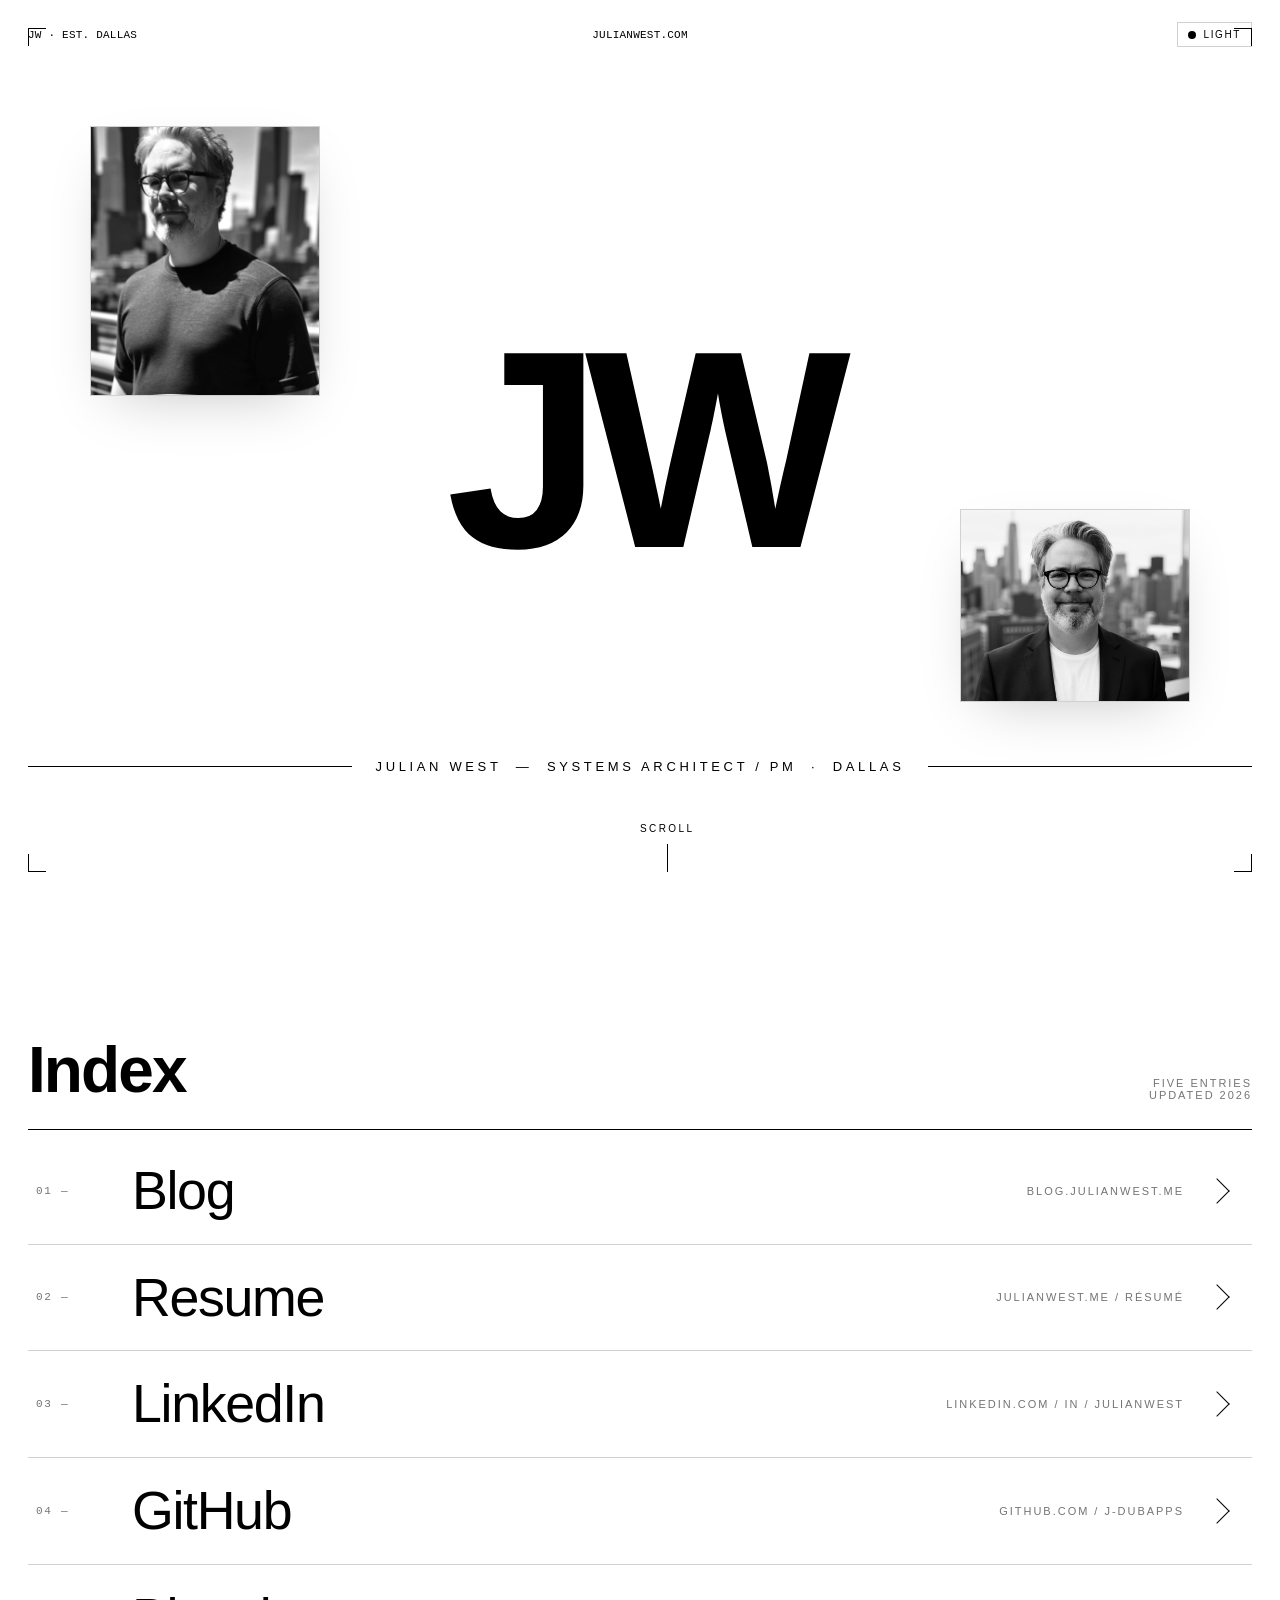
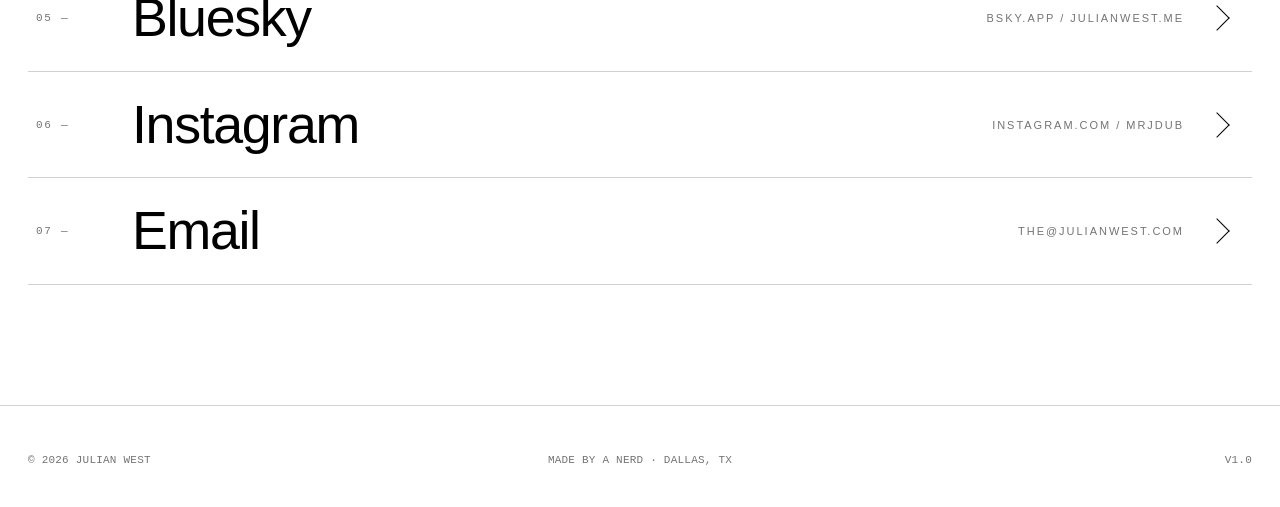
<file: index.html>
<!DOCTYPE html>
<html>
<head>
  <meta charset="utf-8">
  <title>Julian West</title>
  <style>
    * { margin: 0; padding: 0; box-sizing: border-box; }
    body { background: #faf9f5; display: flex; align-items: center; justify-content: center; min-height: 100vh; font-family: -apple-system, BlinkMacSystemFont, sans-serif; }
    #__bundler_loading { position: fixed; bottom: 20px; right: 20px; font: 13px/1.4 -apple-system, BlinkMacSystemFont, sans-serif; color: #666; background: #fff; padding: 8px 14px; border-radius: 8px; box-shadow: 0 1px 4px rgba(0,0,0,0.12); z-index: 10000; }
    #__bundler_thumbnail { position: fixed; inset: 0; width: 100%; height: 100%; display: flex; align-items: center; justify-content: center; background: #faf9f5; z-index: 9999; }
    #__bundler_thumbnail svg { width: 100%; height: 100%; object-fit: contain; }
    #__bundler_placeholder { color: #999; font-size: 14px; }
  </style>
  <noscript>
    <style>#__bundler_loading { display: none; }</style>
    <div style="position:fixed;bottom:12px;left:12px;font:13px/1.4 -apple-system,BlinkMacSystemFont,sans-serif;color:#999;background:rgba(255,255,255,0.9);padding:6px 12px;border-radius:6px;box-shadow:0 1px 4px rgba(0,0,0,0.08);z-index:10000;">
      This page requires JavaScript to display.
    </div>
  </noscript>
</head>
<body>
  <div id="__bundler_thumbnail">
  <svg xmlns="http://www.w3.org/2000/svg" viewBox="0 0 200 200">
    <rect width="200" height="200" fill="#000"></rect>
    <text x="100" y="118" text-anchor="middle" font-family="Helvetica, Arial, sans-serif" font-weight="700" font-size="80" letter-spacing="-4" fill="#fff">JW</text>
  </svg>
</div>
  <div id="__bundler_loading">Unpacking...</div>

  <script>
    
document.addEventListener('DOMContentLoaded', async function() {
  const loading = document.getElementById('__bundler_loading');
  function setStatus(msg) { if (loading) loading.textContent = msg; }

  // Error sink persists across replaceWith since it's on window, not the DOM.
  window.addEventListener('error', function(e) {
    var p = document.body || document.documentElement;
    var d = document.getElementById('__bundler_err') || p.appendChild(document.createElement('div'));
    d.id = '__bundler_err';
    d.style.cssText = 'position:fixed;bottom:12px;left:12px;right:12px;font:12px/1.4 ui-monospace,monospace;background:#2a1215;color:#ff8a80;padding:10px 14px;border-radius:8px;border:1px solid #5c2b2e;z-index:99999;white-space:pre-wrap;max-height:40vh;overflow:auto';
    d.textContent = (d.textContent ? d.textContent + String.fromCharCode(10) : '') +
      '[bundle] ' + (e.message || e.type) +
      (e.filename ? ' (' + e.filename.slice(0, 60) + ':' + e.lineno + ')' : '');
  }, true);

  try {
    const manifestEl = document.querySelector('script[type="__bundler/manifest"]');
    const templateEl = document.querySelector('script[type="__bundler/template"]');
    if (!manifestEl || !templateEl) {
      setStatus('Error: missing bundle data');
      console.error('[bundler] Missing script tags — manifestEl:', !!manifestEl, 'templateEl:', !!templateEl);
      return;
    }

    const manifest = JSON.parse(manifestEl.textContent);
    let template = JSON.parse(templateEl.textContent);

    const uuids = Object.keys(manifest);
    setStatus('Unpacking ' + uuids.length + ' assets...');

    const blobUrls = {};
    await Promise.all(uuids.map(async (uuid) => {
      const entry = manifest[uuid];
      try {
        const binaryStr = atob(entry.data);
        const bytes = new Uint8Array(binaryStr.length);
        for (let i = 0; i < binaryStr.length; i++) bytes[i] = binaryStr.charCodeAt(i);

        let finalBytes = bytes;
        if (entry.compressed) {
          if (typeof DecompressionStream !== 'undefined') {
            const ds = new DecompressionStream('gzip');
            const writer = ds.writable.getWriter();
            const reader = ds.readable.getReader();
            writer.write(bytes);
            writer.close();
            const chunks = [];
            let totalLen = 0;
            while (true) {
              const { done, value } = await reader.read();
              if (done) break;
              chunks.push(value);
              totalLen += value.length;
            }
            finalBytes = new Uint8Array(totalLen);
            let offset = 0;
            for (const chunk of chunks) { finalBytes.set(chunk, offset); offset += chunk.length; }
          } else {
            console.warn('DecompressionStream not available, asset ' + uuid + ' may not render');
          }
        }

        blobUrls[uuid] = URL.createObjectURL(new Blob([finalBytes], { type: entry.mime }));
      } catch (err) {
        console.error('Failed to decode asset ' + uuid + ':', err);
        blobUrls[uuid] = URL.createObjectURL(new Blob([], { type: entry.mime }));
      }
    }));

    const extResEl = document.querySelector('script[type="__bundler/ext_resources"]');
    const extResources = extResEl ? JSON.parse(extResEl.textContent) : [];
    const resourceMap = {};
    for (const entry of extResources) {
      if (blobUrls[entry.uuid]) resourceMap[entry.id] = blobUrls[entry.uuid];
    }

    setStatus('Rendering...');
    for (const uuid of uuids) template = template.split(uuid).join(blobUrls[uuid]);

    // Strip integrity + crossorigin — blob URLs from a file:// document inherit
    // a null origin, so crossorigin forces a CORS fetch that SRI then rejects.
    // The manifest bytes are ours; SRI protects against CDN compromise, not this.
    template = template.replace(/\s+integrity="[^"]*"/gi, '').replace(/\s+crossorigin="[^"]*"/gi, '');

    const resourceScript = '<script>window.__resources = ' +
      JSON.stringify(resourceMap).split('</' + 'script>').join('<\\/' + 'script>') +
      ';</' + 'script>';
    // Inject after <head> so the DOCTYPE stays first; prepending the script
    // would push the parser into quirks mode. DOMParser always emits a <head>
    // (synthesizing one if the source HTML omitted it) but may carry
    // attributes through, so match the full opening tag. slice() rather than
    // replace() keeps us clear of $-pattern substitution in resourceScript.
    const headOpen = template.match(/<head[^>]*>/i);
    if (headOpen) {
      const i = headOpen.index + headOpen[0].length;
      template = template.slice(0, i) + resourceScript + template.slice(i);
    }

    // Parse the template and swap the root element. Scripts inserted via
    // DOMParser/replaceWith are inert per spec — re-create each with
    // createElement so they execute, awaiting onload for src scripts to
    // preserve ordering (React before ReactDOM before Babel before text/babel).
    const doc = new DOMParser().parseFromString(template, 'text/html');
    document.documentElement.replaceWith(doc.documentElement);
    const dead = Array.from(document.scripts);
    for (const old of dead) {
      const s = document.createElement('script');
      for (const a of old.attributes) s.setAttribute(a.name, a.value);
      s.textContent = old.textContent;
      // text/babel scripts with a src: fetch and inline. transformScriptTags
      // does XHR against the src, but blob:null/ from a file:// origin is
      // silently dropped. Inlining makes it a plain inline babel script,
      // which transformScriptTags handles unconditionally.
      if ((s.type === 'text/babel' || s.type === 'text/jsx') && s.src) {
        const r = await fetch(s.src);
        s.textContent = await r.text();
        s.removeAttribute('src');
      }
      const p = s.src ? new Promise(function(r) { s.onload = s.onerror = r; }) : null;
      old.replaceWith(s);
      if (p) await p;
    }
    // Babel standalone auto-transforms type=text/babel on DOMContentLoaded,
    // which fired before we swapped the document. Trigger manually if present.
    if (window.Babel && typeof window.Babel.transformScriptTags === 'function') {
      window.Babel.transformScriptTags();
    }
  } catch (err) {
    setStatus('Error unpacking: ' + err.message);
    console.error('Bundle unpack error:', err);
  }
});

  </script>

  <script type="__bundler/manifest">
{"eb016ed7-af37-40df-be01-d36907aa0996":{"mime":"image/jpeg","compressed":false,"data":"/9j/[base64]/[base64]/[base64]/////u1hZWiAAAAAAAABKvwAAsTcAAAq5WFlaIAAAAAAAACg4AAARCwAAyLlwYXJhAAAAAAADAAAAAmZmAADypwAADVkAABPQAAAKW3NmMzIAAAAAAAEMQgAABd7///MmAAAHkwAA/ZD///ui///9owAAA9wAAMBu/9sAhAACAgICAgIDAgIDBAMDAwQFBAQEBAUHBQUFBQUHCAcHBwcHBwgICAgICAgICgoKCgoKCwsLCwsNDQ0NDQ0NDQ0NAQICAgMDAwYDAwYNCQcJDQ0NDQ0NDQ0NDQ0NDQ0NDQ0NDQ0NDQ0NDQ0NDQ0NDQ0NDQ0NDQ0NDQ0NDQ0NDQ0NDQ3/3QAEAB//wAARCAJBAewDASIAAhEBAxEB/[base64]/[base64]/9oADAMBAAIRAxEAPwD86fgm+3VGUf3hX7AfB4lrdB7Cvx0+DD41gr64r9iPgsQ0UY9hQB9EvFXLeKXaKwYjpiu6aHmuH8Zpt01selAHxL451Zkkdc45ryFr3e5Ndz4/P+lSfWvL1JzQBsJKG/GvOfGdpvt3I5ruo+OKyPENsJLMk+lAHxDr8fl3bD/arHH3a7TxhbCK6bjvXHDoaAAU40nehqANjw+cavbf74r9Gfhpb74Yhj+Gvze0Q7NVtWH/AD0Wv03+F/kxwW8kv3QoJoA95s/DrXjLF5ZG/A3AdBivrH4GeBrK4v4S9hCViJEhki3l8E4Iz0rzDw9cQXsC+VH5UMRVMheW4z/KvsX4ai00eW2nJxuQI49N/IP4UATW/wAL5NO8eQeICiNECY9jAYVT/d9K9O8X2aweE7m1Vd4LKBgY4Jx+ldvIqSlMgEfeB9x0rK14RT6TPHnPy9B6igDgfC2i2fhjTbi8i+/fyLGPUKnyjn86g1jx7BpVvNESA0bAZz2xg1Bruv28OhWilwksNyu5B3GTXyP4r166uo9QlzwGIGPUsD/KgDota+Lt3YaVrmsoBHc3Re3s3yd0QIC/KO3ANfnH4t1HV/id8SLDRbbcJLySOJSB9wO7KcEdMd/Y17L481O6bTo4oMnEkjN7Z4FeceBZ18N+MYtbcZk+1ZjY9VijG98fU4FAH1P8YviJoXgDwto/wm8Ij7PpPhyCAz7MKZHXA+Yjg5zuYdzX5+/Ev4r67rmkapr17dHzZWg0qyTOPKhRM7EH90HGa5/4p+MtRvYb25mkZn1C5Ysx7BBnj26V4h4hubi5i0zS3b5POEknuZNoJ/nQB9r/ALJnhPw7DIPG/jAbo7V2e2jf+KQAHf6YUYAHc19M/E/40P4juodEsJ/JtZFACLxsjbgJx37n8q/P7T/HclhFb2lo/k29ou141+6REeB+JpmmeK7i7vRdTZJb5iewJ5xQB9Vp4gsZNUNvpsQbyhsA6gHuTXe2Gvx28aRXMpC5GYoiAGPv7V8meC9b2FvMY85aV+5z0Fey2GpWkb/bZCGm25VOy+g+tAH0jYafqniC32W2oHRbR+qrxGV+leX/ABN+Bd5NpMmoaRrMOpqARPCy7JGX2FeazeOdaa8CXF20NurfPt5I9EAHeunb4jW2kyNZat50yTR7t0J3+WO27tn2oA+SfCbR/DPxLPo/iSyW90S/crGZAQ1tKffjj2FfXaeAvh94v0y2htXsYRg+YUl2NGwHYN046EV5d8RdBn1PTYNasvL1Gxly5yoDn6+jCvIrC1stYEUenSSwkt5e7eVaNxjIbH04oA+iNLvpfh5qQ0l7/wDtfRY24myDc2xJwuCOqevQYr6I03UIdSto72Jg6sM/LwufUDoM18/eDPh5oFyt4bme5vLiaIeXGvsMEEDoK9k8GaHceHFks/EEciImfLMHzbIjyiuPYDFAHZJhsEnB9KCQe/FMsvsV75qR3VuJUJIQPglR0Iz7daA9vM5jglikdDhhG4JH4CgB3AoBBqdogMUnlYoAQL9KaU+lWAvanhKAKgj+lOEePSrQXPH9KXyselADFUY5xV6BAccVAsfNaVvH0oA2oCIYcngAV4X8QtbggjkBPrXsWos8NkzDgYr4u+LOtNCJgDjrQB5tq3iiAXT/ADfrWJJ4shAxuFfPur+JZTdyBWzzWO+vXDd6APZ9f8TQy27ANzXyn41vPNnY12txqM0q9a8w8Qku5LUAcpDKTLivSNGk2qua8yteZq9I0lT5YIoA9Q0O/jt7tGB719tfDLXQfL56Yr89o3dGUrwRivrv4QzzyRxEmgD9CdOm+02asPSkkQ5zUPhdC2nrn0FbcsAoAwivtSrHx0rUMGKj8o0AZ/lZ4oMBxgVoCIjml2NQBm+Q1HkPV/aaCp7UAf/Q/M34STeV4gVR3r9kvgc26OP8K/GH4XsF8Swg1+y3wGbMcX4fyoA+uZYx29K4HxpETpz/AENemTR/Kp9q4Lxkv/Etf6GgD86PiCMXUg9zXl8eM1678QYx9rk4715QEwaAJU61V1lSbI/SryY44qDVwPsZwO1AHx545XFy/wBa85WvTfHygXDkV5ghzzQBKKewGPwpgp/tQBe0WGa41K3S1iaRhIv3RX6qfBvwxqOrQ2llFGWkkVcAcfme2K/Nn4fpez6tHY2JKiSaMvjg7c889q/bP4OaFdG3s9P0aLcVjUz3BOPTnP8AhQB9j/Dj4UXx0G3t5mtolHLD7zsR719AaP4DtNOtwlw/mybcE4wMdvyrmfBe7T9PSwjuPPmwCEC+nuBXbzeIkt4/LuTtcDncMUAOu7p7CD7KzkNGBskPcV5vd+IpYbiSLfwfvKfX29qtarrK38e3zl8s9GPGPauRaW1kkaNpY5H+6u3kmgDO14Jex+W+PVWXrXk9xocbRXNlKm53YyKMfeI7V9N6D4Q+0BZ7oEL1CtXRHwVp0su/yhz2/wA9KAPze8UeBbp3kQWr+Vtz0wMHpivGdY8MG2njuyjR/Z024ZcdeP1/pX7Kt4G0iVI1kjG1AVAI+6D296828RfBXwvq7kTwggqo49jQB+Anjbw3PLafZGBJSVxnH9/HT8q88OhSvOs08XzLEuMjH3T2/Cv3O8Z/steGtTtmOnQ4nHIB6cZr498X/szanY75NMi8zYCDHtIxj09aAPzqutMdJ7hIj/BuIPQZYE/yqxp8txDAnk7Wyfm56Y/+tXr3iTwreaLdyx6jbGEplXXHJHtkV5rb2y3F8bew/i4C9P5YoA6rw/Ld6d+4vEaNmXf8wwSp6Y9q9LTW4jaI5UDyjuyD9414jqN1qun3CLqUcm+IBcuTyo6cmo7XxQkEwEgEkDH5kY4BHtQB6BceJL2O9aXAXnKt6fT6Uh8d2UDxQu7NFuzsjwA5zzuNcBrGqWV3agW6sOCDk8D2HtXk95fzpMArqmO5IUL/AJ9qAP0d8MeHfFPxL8Mz61oP2CG3tW2yWxkWJ2QDsmf5V87+JGuvA/itbieAxRs4trlMcAP92QY4yD3rnvgp8QfDWkavHHrUOpag0rBNtlMII03cZ5X5j9QK+u/iToPhLxR4WSbRzLLeYkgkjuwBcRrt3Rsf7wU8ZoAPh/4jtNHtjcalcLp7L/rL1cMAmPl3e1b6fHXR55b7RPDVvJq19dbWa7A22/y/7R4x9K+RdEa9zFP4kUy2haKGQPkRZX5TuA44xX2d4e0P4da5b2sOl2qxvEha7eNxsRVHyuo6YJxxQB4xrHhPxXqd79qF5LbW8jtJdC2ysjjptQ9kr07wV4X0jR9Qtda0VGDRwmOQpKzBs9TIrfxVt+LdC8KTWwgVtTlumXAuLG6UiBE7Mn48Cvm261/xH8NtT/4SDQbt9U03eFkjuV2XKgf89E/rQB97QRB4lIOTjNTiLHWvOPhp8SNI+IFqsluvkXAXcyZ745xXr5h+QECgDMEXfFL5ftWgYqYV7UAUdo6U4IKtbR3FLj2oAiVauQryKiC+1aFunQ9qAKetjGmk+1fAXxkkx5w+tfoF4iGzSz9K/Ov4zS8yj0zQB8U34H2lz71WAq1cYaZ8etQYxQBGfu15/wCIOprv34U1wGv96AORs/8AXV6dpI/divMbIYlFen6V/qhQBuqo3CvsP4NQ/uYOO1fH6feX6ivtP4Mxr5MA9hQB99+G4QmnJx2H8q1JFWq2hjGmpgdhVt+hoAplKjK1Y7VBigCMrx7U1VX8Km4HWjAPQUAQ7BjpTgi+lSge1SbPagD/0fy2+HL7PElv7mv2Z+ALZWEew/lX4veAiE8R2uPWv2Y/Z/BKwY9v5UAfcskeUX6CuA8Zx401/pXqIgPkI3+zXCeNID/Zkn0oA/OD4hJ/pUufWvIymTXsvxFjIvJgfWvItuBQBEi4qDU1zaNVxV5qvqK/6K1AHyJ8QExO9eVJXrnxDXEr4ryKPk0ASd6nt4pLiVIohlmOAKiZe4rU0TKXpKgZKNt+uO1AHr3wg0aWbxla6dY273l5NIqDb92HuT6E9sV/QH8P/D9n4T8O2cEx23cka/aEXqSRwoA6fhX5dfsXeDbO2trvx3qULebHLttlP8bjq3tiv0dj8YDRQL6UrLqsx/dIeVjB7kUAfSlrrMuhQxPdP5ZkGUiiIV1B9cVFeeKbOaJmZppJD/ef/CvnzRtR1G9nm1jWp2laX14Cj29q6q+1LTrPRm1eaQRqwwgHtQBsap4ut5rdoLkrEF+5k7TXqPwv8NG5gGv3a5ik/wBSD3X8a+SvAWnzfFHx1FYD/[base64]/u1+Znif4NzWdzNJZ/uby1f5ozx09CPWv1DuviRaTXaWXKz8qMcV5X428D3niOT7ZaJsmGXzjHmDjigD865dBi1+wm0vVE8m7jU7d3+favlXxBazaNfy2Up5jJA/Cv1H8dfD9rvw5Nq1pF5GpWOVmXGCQO/6V+X/ju6muNTm+0L+8QkH8KAMqz1Q4EZPFczrf7uRpkAP4dKhSVk6dqoXc8kwKj06dqAE0DxdqOjakzadI1s0rLuaEnf8AKc/w4xX6mfs1a5ovxJt7iz8TXFkLnyZFDyx+Veb2HB3oMuMjo5NflXa2NtcQtFLGEl/gccc/hXpXwj8V3fg3V7u9iux5o2jymyCVB5wfWgD7eura78LavPpkkq3Vi1w4mtbyMGNu2Q2CUPTGCa4rxHoOueFp4vEPhPX7ixkOWFlOu22KnnCunynjpvWq3i74gWevWsV/H+8aVMSD/wDV0rgtB8cvC50lZFmtZ/8AWRPnkf0+tAHsfh/4jQ+ItPhv5NUbTdciiaKeOxYGVucbwuBxjqpycdOldBF9kumVNTzf2l8mxp8fMjHjLsOoB+hHcV876tplhbX0V/pqqFZsqyAeZE3o3qvvXv8A8I/HmiQ3Hka7FDdWPmIk0TfMMYIb5ew96AOw+D2myaT4hsbq1jCmS+k0l1HchdyNx6jpX3IsBUeU33k4OK+HPFmu+DfBXiPSvE/gSZotCm1CCeW3lJZrSWL5H2Y+8rJ936V9o6T4w8L+KkN34duvNiwNwMbI6luhwygmgC7JDVNojmtpos9f0qs8IFAGZ5ZFLsq75Q9KQRA0AV0TFaECZwKjWKtG2hIagDD8VDbpn4f0r81vjRN80o+tfpR44YRaX/wGvy4+M93+8lHuaAPlzqxPuaUgYqp5m4mniT+GgBZFGDxXn2vKOa9CY5XFcFroB3UAcbaL++r03Sh+5Feb2S/vfxr0/SlHlCgDXQfOg+lfbnwajAitv90V8UxqC6D3FfcvwZh+S3H+yKAPvbR48aan0H8qsSKOlS6VFjTkHTgVO8HegDJKUzb7VpGHHNN8rPGKAM4R5NW0t+mKtJbe1adva8j5cYoAzksXPb8KuR6ZIygha6u0s1br6V0tvpieUvFAH//S/KXwcxj120b/AG6/Zz9nh9wtx7D+Vfi94XbbrNqe29a/Zz9nIgm3x0wtAH6MRQ7rWP8A3RXEeM4ANLlz6V6dZxL9jjJ/uiuG8bIh0yXHYGgD8xPiWgW+m/3q8c217t8TbU/a5TXiPlGgCFUqO/i/0Vq0YoulF9D/[base64]/iDxPYSanb+XBa7blkPUIPug5oA9T/Z98AP4G8HRX+oJjUdUAllJ6qh+6tfQ3+vhYMcZqrKiKggAwFAVfoKqpcyNmFRjHGaALDTW+PLkb7oxj6VmT3OoSgpZwswA+8x2qKiuJjaguqqX7Mw4rnZL+6ky+4OB/ADxzQBbuYNbnKwuYFz/ABbwcVzfim//ALJ00lJ45bgAkqprNurmZ5XDOfkOdqgjHtnpXIalZanqRBWA/K3zBu69qAPAfGPxf1axuvs6RSBFwOOhNdBZ+NbB9LjkvtqXEybuTiuh1n4cXGrzLHZQ7pR8z7x8uB2/wrk9T+F0boltJA7SHgkE8fTpxQAtlp9hq2pR6lEwLgcAHv617G2sfZrGK1mjAKAKr+1eZaL4T/[base64]/iZ2wxJGP3igY/Sul0OJ47+OLbhJQwHtiue16eXStReROUbhl7UAaPh7xOGtmiyWGSSg6iq9reS2GvC5eVhaTjIdeSntXnszG3m/tPTiY9x+aOtLTvFVldSiwvYypI4ccDNAH2honiLTrrw5C7LFdtjal2i7ZEQ8bZF7/WvKZ9Rfw74ua1glKxXqFsjoGA9vUV5tpmpXug30G6dnsphsBB+XDeord8XXQuY9OniTaYiRu7lR60Aey2upXV3b2cN5ceYkU6t5Rbgp1X8sV9b6R8ffGNvHZaCYbO7gaNUjBgCTRhRgFWXk8cc18CaBcwzOss+UCFcdsxEdvxr6o8Ca/c/D/wAUaRe+LtPU6Vqu37NeMmQAeBz2x6UAfpv4YmnvNBs7q6j8uWSFWZfc1rvHmpdMeG4s45Ldg8ToGQrjbg+lW2ibOCOlAGT5fak8oVpmDim+TigCikVaNtEMilSLkCtC1tzuX0oA85+I7KmnsPRDX5PfGe5/fSKPWv1V+Kh8uykA7L/SvyS+Mcubp1z3oA+fQenvT1bDU0rgUygCyZOK5DW8Hdx2rpmNcxqxyDQByliP32K9S0oDyq8zshiYfWvUdKX90PpQBqQj97H/ALwr71+CsX/Htx2FfB0AHnxj/aFfoZ8ErYGO2P8AsigD7p0uIDT48jsKlaPnpWrptrjT4vpVpbNc4oA53yc8YqZbUeldALNRUiWinrQBjR23TC1pR2x44xWxDagdavGCJcUAVLOP5hxXa2yL5I4FcyhjjrSjvgqgCgD/0/ya8PnZqlqf9sV+zP7Nb5W2PstfjHo7YvrZv9ta/ZL9mjJW0I/[base64]/t9ooMyrhD/AHSeM0Afr1f/ABFi8LWOg2t20LWlzZpCrnnDoOtJ4EvLLWfDF7q1u6jF7IWy2MqO2O1fDviH4jrrPw00K8co91p8hhkT0x3r6C+B3j3RPEnhi68PWaCK5RPOlPUse4FAH3J+ztoN34v8e+ZDGhSxTezsMrHu4AHbOK/Tyw8P2WjF3ttzSyqod25zivlj9lfwxH4b8KRX88RW51ZvtD9sRj7o/KvrhJ/tKmUDaOgFAFK7hLfMpwaigtZcBY8NnrV1sSAqQMULPbW4CN0HpQBh6tpk9yCkU0axDhh3rn7nT5bNTHCY4024z1J/D/61bms6vYW3+kAqoHXtkVyf9uWepTtJD9wDIJ9KADTPD7y3BZD+7Y4JbB/IdK7weG9LgPmkB2fA3Mx7e2cCsXTtTgSMyxMNnTArF1nxvpVj9+6XCcFFPOe1AHWy2tlah5YpNo+72/TNec6i1jb3dzdNK0sj44crtXb/AHQO1eKeMvjTYWO3ZcjH9zoPSvm/Xf2gbSa5MEUwynH3qAPqDxT4ns4A0jIqORjjjIr5o8Z+JYrqGeKx+VypFc3/AMJbN4muVUEsWA71NqPhO8VGnUHDLkcdaAPjHx8dVjJ3NkZPfmtLwzqlppnh9PMkAl2/jVj4o293ZyYKbQB6V80Xvie4t4nt84PSgDM8e3SajrMlwvAJPNcdGZYyBF+OOwqO6uftM+5ieadFObaVXTp0YeooA7XS5Ua/jV25YZHTrXC+NFb7Qz4+UmuileNZIdRtVH7pgSvt0rC8Yl5GYjgDDAUAeUPIYcAnBB/CsHUATIsn+rX+8BXTXAjnTDenasEyqiMkg81Dxx1FAHZx6xbW2mR2t+/mwnaYiO5A6e1do15NqOjNcRn5E2IMchVwSf0rwS5DvbqB92Nsr6YrvNE1kjwndWQ+Vi+QfoP/AK9AHo954m02302zht1ZrmEgkqMAxDHHFfSOh+NbnxP4Qh8H6pfrfabcKDaeYB5tpKvQZxkCviK2nSaJRtwYuOOoFejfDnW3sdatxetmFbpBKTwAOzfQCgD9zf2T9c1LxD8JrX+1mLz2E0toXPUiI4H6V9KNCc4PNeYfBHwxYeGvAlpa6bIJFu/9LJGMHzxnivXzER0HFAGSYe1NEP4VreSfSmeTzQBTWBa0baLB56UqxHOMVp2tuSRmgD54+MUgjs5sen9K/IT4u3OdQZfev1t+Nj7LWUf7Nfj58VJQdWYe9AHlnUD6UzpTh2HoBTKAGsOK5nVR1rp65vVcYoA5yyX99+NeoaZ/qR9K80sl/fV6bpoxCtAGxbLm6iH+0K/R74Iw/urbjqor85bNSbyEf7Yr9M/gdbborXjsKAPumwTZp8fToKRmw3Sta1tf9CiGO1NazPYUAZgYkYqyjbV5Aqb7OVH/ANaoGiegCbzR2pPONQCNxSiNqAJd5qZS2OKhWM9qvRxttoA//9T8kNLO24gP+2tfs7+y2okhsiT/AArX4yaVxLEfR1r9hf2YdUtrWGzZ2xwv5UAfpJ420sSeHtwH8H9K/Jj4lWn2fX3H+0a/V7xT4msZvDu0MOExx9K/LH4oyxPrrOnTdQB5ZtxU6pxUO4VKrdKACSEFc1jTrhT9K3mYeWaxZ/umgDwfxqCY3HavnC6G25f619M+NUHlvgV803v/AB9sPegCuahYY+mKsGo3HFACpqE8NpJY/wDLGXkj3FfW37KEENv4ttXiTcb6Zbcg+hPIr4/xkjpxX23+yLbwv440vzGGy3l8488bqAP3pu9dTQNPt7eyfYsUSRIF4wBX0Tosvm6NazZzuiVv0r87viD4m8qazt7d/vMuefU1+hXhdBJ4X04pxm2j/VaAI9T1eOxgZnOOK8l1P4jWVoC8rYxxiu+17Tp5EZeikdScDFfFPxpWKws5GtL+JJOmFYGgDZ8dfF6ynzBb3GNnUDjiq1t8RIbbwi2rQXA3yZWP6L1FflD42+IWuadq1xpiTb/mOWB/Kung+LV1b+AINMeYh0Mi/TfzQB+nGlfHS2Xwo05mG9JGjwOp218pfE/44vaqbq3l3LMMhRwwbNfFWj/FS9i0+/sDKQHIeIHqCc9Ku6N418L3Dq3i10aFEKv3fk9QPwoA077xn4w8VXy2ulRzTSOeAvPJNdp4M+GHxB1S+uLu/tmSL7p8z+93xXO6f8bPAvhqR5NAt4YEtIzNuu5FWWRBnARR/F7fSvXPB/7THhSJnMurYikiMu+dQI42cZCHAyT7CgD6Q8FfDtdEghn1e8jjZF79/Ra6fxT4stLDTXiV1DW/dsdPSvhzVv2sfDrXcul3dxKkilWhlij8yMgfexg8AcV5TrH7XlgL2a4ElvflG8tY5oztePpuI9aAPo/4ma/oOqWJmzGS0fzBSODXwH4oijjvGaBsp7VLq/xg8P8AiOWSaO6jsJZCd0fKxc+grh11zTbuYxJexSNycDJP8ulAFiMfNmtGSIPHwcVnR3Ni7bUnif3Vh+VdBbRpIuAQRjsRQBz9nqD28ohl+7nBHqKveIJFnMJX/nmPyrm/E8T2ridOMe3FQ3WrRzm2HRhEM46UAYV3D5Mm7+A/oawL60KYlj+4epFdTe7ZCBu2h6xstHmNuU7igDnVXe32c/KW6elS6fcmCGaxYAHzARnoa1TYwH5ZG2q33ayPLEF2ILjBJ4R/5UAdDY/Jdxk8gjDj1Hb8jXUhJtN1AXQXdAyKzp6qflP4gnNcJGZYbmFpOGVSpHuK9A8MyS+Ib7S9LGTJc3aWo9vO+UfhQB++H7HXia48U/CLTjeEtLYyPa+Z/eSLG39CK+vfJyvzDmvI/gV8LbX4V/DvSvC8OJJYEDTSD+KVgNx/lXtZQ4xQBktGAcYpvl+1a3lA/hTPIyaAKSR81qQRYwcU1INprRjTC/SgD44+Or7baUD0Nfjv8SpS+tsv+1X69/H2YLDN+Nfjt8QZN+uSY7GgDix0BplOz8tN+lABXOaoMKa6PGOtc9qfKmgDnrL/AF3416hp+BF+FeY2AHn/AI16fp/+pH0oA39KXfqdsnqwr9WfgNpxeG2wOy1+VugMp1m1zx84r9XfghrlhYQ2/mkcbe9AH37b6bttIs9NtQNYDdwK565+IukW9ogDgYXjmuRf4r6e0uxJBQB6U2m7ugqJ9LA4xXN6b4+sZ0zvHPvXSQa/aXYwGANAFdrKNONtVZLdQPuirstyvbpVV5gelAFQQ4q7GiBQDUIOavRr8o4oA//V/[base64]/8A1qjbpU561E/IoApsO1fXv7LMN1/wk0VxaMd+9RgcCvkQjJ47V9R/BT4meGfg/AfEPiDdJcL80FtH952HTPoKAP1K+LHhvXNL1/QkZXd7tYZMf7LY5r9Abr4reGPBXhPT4b67ja4htY1aEMNwIA6ivxN074t/tUftYaqLjwFpiaRo9km37dtwIYV4++eTx6V0Xiv9nrXPD2kxar408a6lqt9cIHKwOY4sH09elAH2v8fv2pNR0LRftGgTQymaLcEjO/g44wDwa/JLxt+034x8SyznUIJrW2mbbnaQoI9D2qHxN8PNFGXfULxU/wBu4J/[base64]/jL4V3T6BeeI9JiDRWGHmKjqjcZ/wCA4ryqHxJqPmRqjA4r1/wH8UZbTz/DupFpLO9jeCSJuQQwI/SgD5+WJ7xYLaxth5sYOTGuWbvk1saZc6x4dnmuDbvHJLEYwzJ0B/CvoD9n630a11/W5tSWPEA2R7xn+Ijgdq+jtZbwdfRlGtEnJ6YQdKAPzNZ3Dk7iCTnPSrMWrahb/wCquJE+jGvs/VPCXg+43N/ZUSfp/KuFu/Afhd2xFaKv0NAHzk+v6rMAk1y7gdmOa0LfVJnKPM33R1r1DV/AelwxFoEC/SvOH0No5Gi/hHSgDSuNS8yzSVT04rVM0M6xg8bkHIrlv7MuooWRfmU9vSrEKXnkiMDaYzgcdqAOvggidNso3ItGoWOmRWwM8eSwyFU84H8qzNJj1JrjlcAdc9K6vyBdWsjywAmPkMO/tQBzFpGt4YnQfNE4GD3U8V658FdBmn+KOh6WkZ41O2lj99j5/LivMtJmtl1BAU2HfkqOmK/Qv9iTwhp3jj4xxapvEa6REJEBTKs3YdOKAP3Rsf8Aj2jyuOM/nV7YD0qSKEqoDYz7VLs54oAp7duRTSD0qwyEGmbaAGRjJAq4Iz5bE8cGokTHFXG+W2kJ/umgD4I/aAkxHMv1r8gPGzB9clx61+tf7Qs/yzfj/KvyI8VPv1uY+9AGEBgZp1NPQUgz2oAU1zmpD5TXRVz2p9DQBg6cpNwMeteqafbStCMKeK4bw5YNPcjj+KvpTRPD2bVTjtQB5bHJLY3cc5BAQ5r6b8E/Fe3sIY1ebZtHc4ryfWPD/wAjfKOleN67p91aK3kuyfQ4oA+89b/aCtY7faLroMda82P7Q1vFLvNzx9a+A7pr6RyJJnI+tZclvM3G9qAP1O8JftGwX97HZxXHOfWvuj4ZeM5daVDu3ZHWvwH+F1pOPFMQ3MRkV+3/AOz9Yk20Te1AH2fEGaFD7VMsRNaMFriJMDtVlbcDAoAow23TitNIAFxViKD26VdEYAwaAP/W/IGydlUYroLWV/MAz6Vz9shUAVu2S/[base64]/wAA3EPiL4j6animXfb6pcxQ3MmMPtchSR2zQB+9X7OWs+CfCPhzT/DGlarpwjij8tkjlRcqRgg+teJftTmbwndPDZTfaLKVTNbMpDIFbnbkcceldef+CY3grUIkvfDXi/VLMzKHjyg24YZHKt0rA8dfsVeMPhT8ONbvrzxOfENrFteGOTe7wgdR83QfSgD8m/GHi+3s4Wn1eYyzSjKW68D2zXil94+1EiK5t7dIFRvk2k7uO9dn4j8DeIfEGvzS+UyQo5WPOQePTjpTIPgneD5r2Ro0PB555oA5LxFrT+ILW11nIWW4/wBFucDGShBVsepFfoR+zJ8O/ir430p7L4Q6OkkVvE32rUJ28m1jYj5UDn7z+3avhK/0DTdIuH8Nwt5pa5tXVz/C2SpXj1B/Sv6q/wBn3wF4d+FPwZ8PeEbRViZbCK5n4wZJpk3M7c8nPH4CgD+Wf9oDwt4h8IfEjVtE8VWH9n6vAQbuBTuTev8AGhHVWHTFcxOZry2inUfK0YP6V+vX/BUL4QWmtaJZ/GDw9CP7Q0Vha6l5fLy2j/dkbA/g+6fTNfk/4ZNtd2qxwkPF1T1VT2P05H4UAeb3OnXjt5SnAznFTxeGNU1ArDkEdvavT7rSEZum01astMurdwIyOOmaAMTQvg/e3TpNPKIxxXsWgfBfwtYXEV5c3LzSg5K+9RaLZ3kjIJpiE9BXqNpd2GmW08oGfJgdyzcdFoA+WvD/AIZ8Q6l4h18eFyAkF2UbJxxnj+VeqDS/HWhRKus2UiKMfPg4r6x/YB+F1n43udU1vWbfzIL28kl5GPki4/XNfpv408EfD3R9JfR73QoJ9PuUKtLt+eLPcGgD8Epr2afiYnPpVd8KuO9e8/Hj4YWPgbXGu9CkEum3HzR85ZQe3FfOwkyP0oAS6jWWIg+leaXEGy4Ix97Ir0oHKYPeuH1Ndt3kcY6UAZYh2nIGUzhsCrtvaxyMBEuT6mqrStE8e04zncO3FdroOm/bTvhXD4/WgC+mk2sFuRL1fGSP5VQ8iztxJpmz5pQWR8+3SptZi1qEoqQEIvXAzn8qwZ3uW1CxaQFSWwfyoA4vSpLbznkmfEkbMu36V+zf/BMjStHbTfEOoAKb8OqbTjeIz3HtX4w+F9Dvtc8QXVlaRlmeVlU47lulf0Rfsh/s+XPw/wBI0vxTcM9tdTQYuYl6OCARke1AH3UV+UY/GocEVrmD0quYsGgDMKZpBHzWgYqcsIzQBUSMZ9aku1As5D/smr6wc4AqvqqeXp0h9qAPzJ/aMuNhnHpn+Vfk1rzb9XlPvX6m/[base64]/xQu3oDX7gfs/6SVsYmI7V+OPwat0fxDuY/xCv3G+BTWkOnRBmA+UUAfSS2hVAOwApnkYrfEkUqjy+apzxfMQKAM5YzU7DGPpUsceOKJYyCMegoA//9f8lYLfGK17eLbIn1qBGVTitSAqzLigD3Lwav7tPpXrq8Rj6V5V4NX92nsK9Z2/ux9KAIcita1Pyisnb61r2oAUCgDS3fu6zZypBxWlgbfwrLmwNwFAHkvjF9qyfSvlnX23XZ+tfUfjIZV6+W9dGLtvrQBmU5aTHSgcUAU5eG4rvtM0S9uvDX/CS6Wha60WdZ2C9dinn8q4gopJzX1l+zRHaz3lxp96qyW1zmORGGQVPBGKAP6C/wBmb4n2vxF+DvhXxVDIrvJYxQzgckTRAK2fTpXvnjDSI/Fvg2+0f5WF3EU55HNfkp+yvq1x+z78Qrr4UeKZDF4S8VP9q0C9f/Uw3Df8siegzwK/XS31KOxa30x8GS4OQAc/J6/T9KAPyI+Mv7KereGbd9WsoleHklUHQfoK+FvEXhXV7OBwLeUBe5UqK/oQ+O1zq6eHvs+jIjySMuVkGRj0rwPU5vAN74YaDxjo8FpcRQkM2wKvTrmgD8RPgH8EfEPxj+MFrpWnWweCwuIru+aUHYsKN39/QV/Rr4lWGK0NopMf2eFYlwPuBVAAHt718+/sl+FfB3g3wlq3jq2SKCXxJdySRk4yLOElI1HscE/jXpfjD4j+EQssU06qzptcq2AcdPwoA+Cvj94yt49P1Lw7rIFxbXELwyK4+8j8Y+h4r8VotPl8JeKZtJH7yylkeSybruQnlP8AeA7e1fut8R/DPwz+IcKxajMkxfGSkmGXHHb2rwk/8E1tO+Iem3d54I8R3Fu9v++tkm+dRJg7RntQB8e+DfhZqPj+FW0ECRipb69vwr2fT/2MPjRqVkbmw0tJ9q71G/buxxj0yPSj4FeJPEX7PHxJuvh/47s7a01iC5WOS3vP9RLH0V4n6KSO/Sv2A8I/tIaVp/heTVda0F7WBXk/49nSVWJY4CkdqAPws8TfCnxz4Cu3t/EWmzWSxEBnIzHk9t3SvMPEuoXN5bx+FdKGb7WWW3XHVYifmb2GK/Yf4sfHq0+LNjc6T4L8CPqt0DsX7YUjhVl7uxxuH+FfmlrHgfU/Aviu61rxY1u+t3Q8wrAQ0dujdI0x029KAPof4MeNT8EbfTrDSyvlWsKxSJnAf+9+dfX8fx/8KeNrH7HeMLaWUbSrEbRn0r8p7/xF5nzMc5GcVzTeIbiKRXhkKYOcA0Aet/tDajcJrUumKwkswf3TeufTFfKqDOcZr0TxD4huNcgjS7Jd4+hPWuOWHAOPyoAofwiuT1zKMJFGf8a7S54QKBXIarGZsRgZyaAOYgdnERcA5c8HrXYRazcaLA7J+7cjahPTn0rATT0V0cLwprqdWsUvdHbI+aMBl9sUAaWheM53t/s18oYjjLDJqLWkS4ubK7jUDbJnjjt7V5iLmS1OX612tjeefpUk0vWMHH5UAetfshpZal8V9P06e0FzvvfNIxnIDdq/qM0iyt0sYPITy12LgdMcelfzn/sFfCbW/EXxE03xNpLpFJZSl23H+Ada/pCI+y2iAkZVRn64oAm8hdvSqT2oPasObxLBA+wuB2q/aavDdgbWzQBO1oB0pRbYrQVkZRUwC4oAzxFisfxCNmmuT711nlqRXL+L1Eekv24P8qAPyL/aXugHuVHvX5f3Z33khH96v0c/abuiJbkD3Ffm82TOx96ANGwUGQA17N4agUqmRXkVjH8wr2Hw8SiL9aAO8voIzaZGOlfMHjmMLM2PWvpi7mP2Uj2r5m8cNmdhQBc8CL++QfSvrrQ4/wDRF4r5N8AJumj/AAr7C0WPbaKPagCnqahYHNfNPjSXaWFfS+tZW3Ye1fLfjeTMhWgDz9Zgq1WurnC4WosnaBVG5JAoA9C+GOurper72IHNfqN8JvilHCsMCzDkCvxrtJZoJvMhbafavefhP4n1g+I4bXzj5eRxQB/Q14J8THVIEYODmvVGG4Bh3FfK3wNMs9hAX6lRX1eyEKBQBTC9sVXu/kkA/wBkVqJGciuf1mbyrpVz/wAsx/WgD//Q/JMud1b+n5Z1rmpCATXWaCgkdM0AfQPg1MRrn0r1Yr8g+lcL4Qs9sKGvSTDhRxQBmKnNa9snFMjgHpWnbQYFAC7Pl6dqzJ0HpXTfZwVH0rIuYdrGgDxPxouEfFfLHiAYuz9a+svGqfu3r5S8RD/ST9aAMU9BSDFSY4FIVwKAKUkm04FfVf7Msv8AxPdh6bhXybKvz19O/s1zBPEgU/3hj86AP6CvCPwm8I/Ff4cr4c8V2/mKAslvMnyy28o+68Z7EV0vhnwx8V/hlcw6bfGLxjZ28ZhsLhm8u8SFeiPn72B3rb/Z/m3aFB/1zX+Ve2a7fLaarYIB87rKV/AUAfEvj39oO6g8YweC9R8NXUOpO6+VDK42lu3I7Vxf7TeieMtW+G8moazdWeiyvGgW0hwZW3kKF/I18oftJeLdbtfi7fav5zLc2s2YmB5Xb0rw7xd8avGXi+NItcv5J/L2gFj6evt0oA9y+JXjTxl8G9Tj8F/PHYWdpBDAi9AuwYP49a+WfGvj/wAe6yWeC7eOIgYI7ZrsP2kvHGr+NNY0L4i+GJftcUml2trqlg//ACyurdRGxHswGRXjU/jrw5r1oulSM9i54mtxjcp74YduKAMKx8VeLLKcPLfuG5B+fivr74bftceOvAeltpto+9H2ruPPSvz08Y6PpkTvNokkyqMjmU5rjPDXiu80O8/0+Waa1xtKMd3NAH1x8efibefFS5GsalEravasHjuVHz7f7hPdf5Vc8B/FF7fS4LS+SSeJAMDzmVffivl/V/H9vdp5GlQMHYbS7dMdK+pvgF8Cdc+LPw+1PWvDUqTaho8+yW1z8zI4LLgfnQBt6940vb9BJo4fT05OIpGBP16V5FqV1qNyWlu5GkdurMcmuua1vNAvptG1q3NvcwMY2RhggjjpWdqUKMW2DigDzl55gdvYUwOZG2egrTuLM7+BTVsipBA6+1AFAA71GKeylST/ACq/Jb7Xzj2qvKARQBhXRLGse6gXKkHJHOK15nDTBD90GoLu2XzRPb52Hqo7UAY7QquxV5wO1WNbme30vEIyz4XaKsuiKqoOZOcj0qe4HlpEGXr69BQBy2neGlni+03oycfdqzFG3k3SKu1Au0ADgAV08E5bhhxVHX7y10zQnkUYlun8tKAP2A/4Jo+CYrjwbL4sYFZI7p1UjgFcY/Kv1U147LF2Xsvavif/AIJzaXDbfAi1VB88krO3tmvubXLPNnKoHGDQB8a694gu11Qwxscbq9Z8HXN1NErt9K88vtBefW3wvG70r6C8JeHhDZISvp2oA37ZmCAHitBHPari6cAOlSiwx0oAjiZiRXH+PZdmkuf9n+hrvI7RlIrzn4lBk0iTH9w/yoA/Ff8AaZu/9IuB7mvgWFCz/jX2x+01MVu5/djXxpYR7ttAG/p1uWIwK9T0aEqF44ri9Kt+lenaZBiNaALtwCbY/SvnbxhAXuGHvX0fMmLdh7V4d4mtN85I9aAH/D+1xMnFfXOlw4tF+lfN3gO02yoMdDX1Hp0OLZRjtQBy2vcWzfSvk/xq375hX1n4lGy2fFfInjNs3RHoaAOEwcVQuRxWl/DWfcUAVreMV7V8GLbzvF0XHQivIII+K9/+AlsZvFi+zL/OgD9z/gdZbNOgJH8Ir6bdOcY7V4X8GbXZpsPsor6AMZLZoApopHArzvxDMRqJHooFeoGIhc14t4onKau6kfwigD//0fyAnYhsV2fhVyZVHpXGXaY5rrfCP+vUUAfX3hU4to+O1d7njmuE8Kr/AKNGPauxnlEQ+lAFgN83Fa1oCRXEHVUSTkiug03WIjgbhQB2SJhR9KyLxevHatCLUYWXgis28vIiD0oA8Z8aKPKevk7xEP8ASm+tfWXjM74XIr5S8Rj/AEhuO9AHP9h9KDzR6UYNAFWSMV9Bfs9KR4qjVfVf514MV9q+hf2eY/8Airox05X+dAH9If7O6t/wj9vn+6P5V6D8V9RfRDpOsDhIJmRz6BxiuR/Z8iVfDUH+6P5Cuz+N2lnV/Al9bxDMqo0kX+8vTFAH4o/tW6haXnj26vLYjbIBnGO1fHLSmUlB3YY/z/SvWfi/qF5Jr00V+T5iZB/DgUfCn4fHxPr9lBenLPJHItuB80iA+vSgD7v0v9kfRvFv7Llj4m+1NpevQ2st88wXcs0YGVjK/h196/C67jnsvEV3527fE7q248jBI6dq/qT1vXtL0j4OJolk/k7Fji+zkbT5Z+UcDkgYPSv5vvj1aWem/EzX5dPUrb3U5li4x8rf5xQB5TNfrfxsDkMvHHAxXHzROk/15ye1bdpbyzq7xKcc5OOlZ92jLGVJywOPyoAkt2G7gAe4r9Pf+Ce3xPg8GeLNa0S5mWK31K0WXHTMkJ4/IGvy/t43O0Kp+ld94T8Q6p4V1GHVtKkMVxEeD2x3HFAH6v8A7Vlp4S8VXw1/w6qQan96VkxtkB7mvgddaWC4NldYDRnafTNZ8XxW1nU7lv7VfzogCNobadrdv/rVzPiZdEvLMatpd28cwbm1lHIxgDa46k0Aeoxrb3Kh0wRTbmOKBfMA+7Xnng3Vru4jNtcAmSM7ST1rs7y4lG5T0A59KAM65mVslOvWsuYfuvq22q4eZbnbyefwA7VqW0IfdbTDBfK59/WgDBitQbkI4yG/pU+qQwrKPsJ2pxkHrn0q8EVf3T53g5yB2qK+gktbhcYXIGG9jQBkZETjKDzDwSe1T3Ns0kSjBODWva/u423xoSw+9jJ9q0Vt7eKMTXXI7n0oA5e10+RnA6D09q841q4i17xnZ6Rbsfslm6ozLyOo3V1/jzxpBpVi9no6BZJQU83uAfSqH7M9/[base64]//CbWu4DzR+dAHqAjTtXkHxSULo8/b5D/ACrrdO8RxXYBRwa8y+Kupq2lTqp6Kf5UAfhx+0/J/wATCUD++a+U9MX5UP0r6R/aWud2rOM/x/1r5qspQoUD0oA9F0n7wFemWO1YlryTSrnkZ9a7NtVSKHO7bgUAdNd3cSREE4FeT6vLDPNtUg81meI/Fot0Yb+McYrgtN1039z8rZ5FAH0f4Htf3q4HevpOziAgUf7NeBfD+AvsJ9q+jreDbAMdhQB5n4twts4r478Wtm7b/er6/wDGZxBJivjjxQd14frQBzA6VQn65rRxxVCYc4oAs2w3Cvpf9m2z83xRvxn5wK+bbVOK+uv2W7TzNe34/wCWgoA/dL4R2GzTIjjGUFe2eRXn/wALbcJpMXA+6P5V6wqdeBQBkvDiMnFfOfi+4VdblX0Ar6avPktmIr4+8bXm3xBOPYUAf//S/Iy+C4rqvBMYkukrj71xg123gEbrtKAPsfwrbf6MnHarutIyKcelW/CMYNqnsBW/qmnrLGwx2oA+bdY1Oa0mJ5wKy7Xxx9mkCucV2XirSVXcQOgr561u38uYjFAHv1p8Q4CoG8D8a1I/GUU5AVx+dfJIaROhIHbFdDpN+8TDLHigD3vXNTS6hIDZyK8B16HfMcV2Umqh4cKe1cnfv5pzQBzgtOKU23StgBcVGyigCjHZ7u1e0fBe5TSfFcTy/KCRXnGnRq7YNawu5NJuUu7fgp6UAf0n/s2+NrG70uCyWUZKjjivqPxbbxXmjyIw3/KcYr8Fv2SvjPdT65DYPKQUZRj2zX7s6Xd/2n4cS6OD8gagD8B/2qPAOp6Z49huo4nW3vLlBlR/qwzAfpXUavquh+Ar2wsNClLGW13TzNgHKkYXjp0/Gv0q+O/wns/Gehy6lZoreSrSmUDkY7D3r8Gfi9q+u6V4iu4rn921mAgHQso46UAfoE/xSGvaJaTrc5kSARsGb+Hd0/z9K/Oj4+W2lanrbaosyh3lZcA/wg8cV5JbfEjxvqM8lnZyfZ4NoQsvXr/OupbwJqeu239pXSTXDEfMxyRn8OKAOP0jUdH0e1vbaeRX+1IFBH8OK5LUbzQ2PyOfriu6l8BAMUaD7uBULeAJ87Vt1I7ZNAHEW+saBFInms2O5ANdHZeIvBSHExlXPRlU1cfwDcoRuiRR6jBqMeCIl3ebzj2oAyrvxF4SS6ItJp1Xs+zg59q62OTSr3SrmBnVwQk0JU/dYenpXF3/AIat0GI0HHAyKzNPVtFuUhfJVzgf4elAHq3glLme582JWHmZBz69K7e4kmS9khc4O0ZB9OBW14A0+2XR4r1+Ejf59vXc2MY/lW9qVlaG6eS3UZMh3Oey4JK/ThcUAef2ANxc+ZMhZYwynjHCqf8AP4VedFsgksY3lwc+xz/Rf51s6faNEnkMflaNvmPfkDH0w36VEtlmMQSDePvHHXd3oAxrmOSSRZY0Hbc3bBp89ohQSXx9MKBnjtWom+2jIkXzFP3VxQ43ZF1CQh/hbrx0xQBjxWkok5GEb7o9hUets8dpzwprpbCJpUZSNoHQ+1cz4j2iIQZzzQB8x+NpfMv1i6Y7D1r6d/Zl/Zs8SfFXV7G/ENxbWbzKFvETIQg9fwr501+yWbxOtu3G5kUe2a/pu/4J9+F18LfChdEvokM8bLNFJgfNHIAQaAPrT4R+AB8OvBlh4cN7LfvBEoaaXqSAK3vGExg0yXH9012igAYAxiuF8d/Lo85/2TQB+a3xE164t9YcJ/erL0vxzqMEYRSayPiJdA63Ip67jXOWV1GuMigD1U+PdVYYVjxVN/HGshsqxrixfxjotV59WjjUlsUAfUnw+8bahLGpnepfiD4o+02Mylv4fWvmvRvHdvp8exGC1zvir4iRTwyAyjpxzQB8QftB3An1RznPzV8+2jFQv0r0/wCKurLqepMynPJry6EYAz1oA62zuNiBumKzdV13ykZd2KpSXPlRYrgNbvCd3NAGRrurvd5TOe1afgpGa6VR61wjkyZb3r07wDCDcocd6APtv4eWv7uLI7CvoeKLbb/QV4x8PoVEMf0r3Jl22596APD/ABwFED4r408Rc3rfU19h+PZNsTgelfHGunN+2KAMXHy1nzferTI4xWfKOcUAaFmMLmvtD9lWL/iZb/8ApoK+Mbf7nSvuT9lW3PnhvWSgD9z/AIbORpUY9FFenLKRkV5n8OUI0iH/AHFr09YuTxQBU1B8WTk8YGa+F/Hd5jxHOM9h/WvuLWf3dg/H8Nfnr8QLop4muAMdB/M0Af/T/HaeQsK9J+Hv/H0uR3rz+wtDdSBcZr6C8AeG8SxttoA+n/CZAtk+ldXfSqI2+lYuiWRgt1XGOBVjVVbynIoA8b8X3iIHXNfO2ryCWY49a9W8byuJHwa8YkJdzmgDPaAGm7fL+6KulajKnvQBD9okHGcCkMxbrUhjzTPJoAFloaUEYqN4ytVy2CKAN7TmYScVpX6sUzVDSRlxXU3cKmEcdqAPUf2ZLtrTx4ig4yVPH1r+mT4Ysb/wjFEzH54QK/mP/Z8Hl/ECED2/nX9M/wAG23eGbcekY/lQBheK72Cwtk0mQt5CMyyKOPv8V+D37ZvhF4tfbVoIwkEzOoPRmAOefz4r94vivplwubzCpCSG354yvbFflv8AtGeGbPxVBZ3YkjnklmMYhUfNGEPGR6EUAfk14V0omVJip4cB/l7dK/TS18Z+H/CHwcPhex0y1le5i8yZ5IwZXOOArYyNvXiuO8RfAy0tvDi6voylVWPzVKj+I8lfz/KvM4tM1bVltdMhD3MkWIvLUHO1uDx64oA8N8UXctsYbltq/wBol5IUAxhAxC5x0LVyK63KpUtIDnIwO23j+lanxU07XNOunk+zy/ZUby4ZNv8AChxgdsg8cV4Hc67cWk6WDr8yhWkK8gEjP9aAPe/[base64]/59Knt7iGW3t/tinKRqrMP4cjCt+GB+dVYIWS5eMBfPDA5xwwToVH40AXZYXRfKcbH/h2jO4j+Vc/fq0lwAGA2jHBrtXWOGIyMczY5/wDrVyqj7RcfugBz6HP+FADo18q3VVBU+/TFcLrsqzXW0AEDjIrvtUkWG3IcnIHHpXmcqCSVnHB6+2BQBW8LfDGXxx8Q7Gx88QJdMnzd8e1f0j/smeBPE3hLwoI/EMm9LeJbS04wWhj6E1+cn7HX7NcPxKj0Hx7LK0VvbGTzWHXdE+MfkK/c3TNPg02yisbcARwqEHvj1oAvj+def/EF9ujTD/YNeg1518Q1J0Wb/d/pQB+TfxBcnxFKv+0f51iWcMjdK3fHMX/FSy/U0+wEQQcdqAKbwvHHkivPPE2oNaQvg8+lesXssIhx7V4p40kjMTjpxQB8/wDiD4jy6ZI6hyMV5hqHxUurvKKWOT29Ki8Z6eZrh++TXIad4f3nAWgCG5vJtSuN796lEDIucdK7qx8LswBCfpVu90Awwn5RQB47qspijIrzO/uXeQjNeneJYTEjcV5Ncf6z8aAIB9w/WvWfh7xOh968mH3SBXrPgHiSM0AfengGQeRHxXthfMBB9K8G8BPiFPavbVkBgP0oA8I+IL/u5K+RtVXN62RX1j8Qm+V8Gvk7USfthoAznGBWdIvNasg+WqDD5sUAW7dcJX3l+y00cLxl+Pn/AEr4Xtoxt/CvpP4MeJ/7CuY42b+Ie1AH9Dfw1uIH0iLbjOwCvWQo6ivi74IeNUvtOhQv1A719jafOJ4lIOcigDN8QDGmv/u1+Z3xEux/wlNyM9MfzNfpj4mO3TJD6Ia/KL4k3ijxbdj6f1oA/9T8n/B0QmuRmvtHwJpUYjjbHpXxh4LYrdIPevuDwK7CCP6CgD1uKFI1CgY4rI1UDyHx6Vp+Ycc1l6mP9GagD5g8cqA8leKEgSGvcPHSne3FeHSDErfWgBwGaaQKN1OoAQLx0pCBxTqKAIJFzVBk+YVq4FQNHyOKANLSPlcDFdbcY8jHtXM6ZtVxmujuWHl8elAHonwCH/Fw4Bj0/nX9MPwZXHhq3HT92P6V/NN+z+oPxDtvw/nX9L/wewPDluB/zzH9KAOq8e+Hk8S+HrnT+kpQmJu4b2r80db8FTJqUWnXNuzyWV+onZxy0fQ49a/TTxLrNvpqqZZhEO/OK+cr/SG1bxjb3EAX7M2ZHmY5yR0/nQBp2fwps7nw7BYfZYZEiImCgDpj7pP9PavLdN/Z20uz8Rz6reW6wW8Z3eTCu3584Az6YPavuPTLOGLToYohnCg5PBJxVXVrZBbhF43OA+epBP8AhQB+XP7YnwS8Nz+F7W30aJYEitmG9FAWMJiV249Mda/Ai80F0lmdk3GOR1Y4+9tOM1/RN+0/deIb7wvenTsKkcskDD+ERSqeD7bBX4l+JdEWDWdX05Sqm2fdFjoyFiG/Q5+lAHz42hkZZDtIx0pVsL6YGFS2wKSD646gV6WdCMjQ+aSN7YyOmR2qxceHZBG9shIMIypXtuAoA8+0TTJPtBiPLcNG3Ye1elaRpnnyhH5Bxke4qbStPEQaMJ8ybQQR0PrXX2mnNBtbo4O44/Q/rQBjXVl50U9tNy7x5jbHQZwcfSodAt5m1q3W3k2PBubA9O6/nj861NSgmZ90G7dbHfj+8CMFadp9rFFfx6gpKrs2buh7Yz/KgDuJ5wt20S/IHXa47ZUDA/OtOzDSTbWwsi/NE5wMDHK/4Vz8twh3TyEbWPJx26VO6TI8bWsgK/wqTkCgDa1Deqkg5bFUbNfIg3NgE57VcIkkiH2nBOOcVgaleC3hMMf4UAYmt33nS+Wp+Ve9c2w3OpXpU8pOfmPWoz8qbh25/KgD96f+CbFzFJ8ApbYfettWuUx7Haf61+hy4HFfif8AsI/Gq38BeC9c0C9YIDfpcLn0K819wXf7VWkxnbG6/nQB9onpgV5P8UNZgs9IliZhyp/lXzm37UtlKeHAGD3rwT4jfHpdZjkRJgd2e/agDyHx1q8beIJCpHU1gR64Y0Pzdq8v1LX21G/kmPOTwaY9+/kHB7UAdrfeLOCu7pXlnibxCZ42xWTc3UsjHGaw7qNpByCaAPONXZrm46cZrc0CxhOGYU3VIPLVm29K5aHXfsUmzOAO1AH0FpOmW8iDAB4rH8RWcMEZwox7VzmieL4Y4PvgfL61g+IPFqSowDUAeLeN8K7heleW2mkXeoy7YUJGe1d5rUx1W9WBcnca+p/g78Kl1TyWeHOQO1AHyrp3wz1a5xiFiDXs3hb4Y6lZhC0JGK/Unwr+z9bzQQhrfGefuivQLj4F2tnbsRDt2jj5RQB8C+GdHutPjUMpHFenWkuYWz6V6X4m8HjRtw24A9BXk3niNpFHvigDxj4guu2T/Pavlq8+a7avpbx7LuVxjr/hXzdPGxnY+9AFJl+Ss4riSthxhaziB5gFAGnap8orp9HvpLC8jeM4AYVi2ceVFWyCrjFAH6W/BL4pRWIt7fzcH5RX6wfDvxKuq2MRVw2VFfzY+AtZvLfxNaRRSEKWAxX7w/s+Xk0+lwFzk7FoA+nfGUm3SJsf3DX49fEu9x4uuxn0/rX65+PnMehyt6If5V+MXxIus+LbvP8AnrQB/9X8vfCOmt9ojYL6V9keC4XSGMEdq8X8HeH2UIzJ+lfSPh61EMaKRgigDpuw+lVb5M2rZ9K0yAG2iq15H/o7fSgD5j8eRAFq8Cl/1hr6M8fIMt9K+drjAmYe9AEODUmDSVIpGaAG7TRtqan4FAFXGKae1WHAFUZX20AaNvJsIrQlvTsxXMC421JHM0rbRQB758BL1YfHlvITjpX9G3wb8U2o8P26FxxGK/mf+Hwn0fX4L7GBx7V+rvw2+L7WGlxRCXGFA64oA+zP2gvFEI8Pzm3lKuFOMHHPauI/Zh8YJ420k6XqU3mXlhuGxjyyj/8AVXyz8R/iHP4jge2WRmD8YzxXMfB/xdqPgbxLbanay+SqOPM4+8nfjvQB+4lizfZo967GwPlrI1+4S3tJpBzIq4UHoC3HT24rJ8I+MNM8U6DbeILSfMLxgncArfXHasubWtP1j7bA0hWGGQSM2cF1TsKAPzp/aW8XXlzYNoNvH5Vrfnz5H2+WBvBtx169z9DX5NXWi3WqatPDHzcfvmyvICQ4UdO204/AV+n3x2X/AISvxZrFzaknTbGB55duWW2hjUpEgzhfmYgV+fNnDL4ZvJdSVgHaJ4AJDkncQGzQBxdh4dmdvJuAGMchdsdF4wB+lPi0hzc3ax9W3A+23AWvS9Fs/O+0XHHOB9cVKbEW7SFQC0pBI9gaAPJbTSJVK3YTc5bbj2HFdMum4EjkYO0GurNsLYiEBQRlvzolgBiKniUgkccUAeeyWn2eUODxkb8jtUE1vBBLG0Z+QZB/H/Cutu4d7bnUBHwrfhxms6PTBIHjVsnsCODQBy8sM0reTENwzz6YrobSEwKm4cKOlMihazuHRlI+nShrtGk2A4xQBJqWoFItsYwa426kZgN/[base64]/4+W+tAFeDXr2IYBNMn1u6deayUXFJIOKAOn8Hbr/xFAkvIJFfsp+ztodji3DoOgr8d/htEZPEsPtiv2j+AKlEg9gKAP0d0DT9OihiCrjC1W8RS2UFpIMetRaNcARJ/u1x/jG+227bT60AfIvxY1GHMqqeBmvkproO8mDxzXufxRvDJJMM+tfOMBLFsGgDh/E9v9pJUKSPavKLjQGXcxTr7V9HrYC4zmuf1fSFjjNAHzDfWnklhjFc6VBkFeheJo1hlKjH4Vwyp+9oA2bJcLUsgG7ilthhTTG5bAoA7P4eW4uPFlqP9oV++37PVgU0q3z/AHV/Svwn+Dlr5/jC2BHRhX9BPwMhji0q3UDnYKAPQ/iYdmgz/wDXM1+KPxDn3eKrs+/+Nfs18XrnydAn5x8hr8SPHV0G8TXZ/wBqgD//1vPNH8I20dujFcYFdRDpkduAe4/pXR2tvCbFNrdBVSWADvmgDEk2b+tQXWDbkD0p80eH4psq/uD9KAPnT4gLt34r5uuiRctX0z8Qk4evme9AFyRQBD1py/LTAccUuRQBLv8Aal8w1BkelAx9KAJWfNZly5ANXGrJujgEUAZcl1gkV0Hhb/TLzaRwK4K8kZZOBXaeBJcXyj3FAH2J4S8MRXaRMVGeK9ittJmswqxMQB71x/gKZWhjHt+lewwqsmM49qAM60hZz85zXQWkKRuCByKp7fLOQBxVmCbL0AfQfwx+NM/ga4bTdWleTTZFx5YPC+w9q7TxF8YEfULjVtEl2RTrhY4+gXGOK+F/F8sixsVJHHGOOa+fIvjreeB9cTTNYBn0yRgjHPzxD1HsKAPtjV9b1PVb65t5pCLfUdpkjU4RwuDhvUZH51494n0Ozu51EShEXK4HU+5rrLbWdO1mxt9V0icTx3Cgxsp45/[base64]/TAGK07jLN8orGu5WUqooAoyf7PSqzsAMVLI4XIFZkzgj5e1AHJeJXZljgXrJKqgV3Gl+KNX0DVZ2snChkVdrcpkLjpXB3Q+161aQY4jfzm/4DTdU1ZIGnumYAMT1oA9G8PfGXXIfFP9k+MFg+xSZ2TwjG3619K+Htb0rXcnTbiOXHJ2sDX5Xa3rk2oXTmOQhBwK6HwH8QNa8D6vFqVhIWC8PET8rCgD9bGT912rkNUt8A8V87L+1hZSxwp/ZD5wPNy4x9RXvWjeI9N8aaDHremHMbjkd1PpQBxGog+ZxVqxh3DJ9KlvrYiTBFaFggWPpQBzWvoEtiPavm/X+bk49a+lfE3EDH0FfNOtt/pLCgDDQcU2QDGBTl4FW4bSS6IVAaAO1+FcW7xEjH+HFfsr8DCqC3PT5a/Jr4WeHZ4dUWUg8/5Ffqp8KJfsUERJ6CgD7+07VIIohkjha8w8Z67CYWGfWuFvfGgtEbD44xXjPiHxz9oLR76APP/iBcrNJKVrw2Ntma9D8Q6l9oDc5zXnWOtAF62uhGea5/X9QBhO33q642jNcZrkpEJ9qAPFvEExluGrmEA8ytzUzulY1mRwSyMBGhP0oA0reJ5dsUfVjXq/hn4ey6kiyOmc+1Y/gfwtdaldxl424PTFfengrwR9msYi644oA8h+Gnw1Gja9FdlccjtX6xfC/VY9PsoYtwBUAda+Krm3g0mQSAgEV0+i/EZrGRYw3T0NAH1b8X/EMUuhzIHH3PWvx18YThtfuW/wBqvtnxl44k1TTH5OMV8K6/un1SaT1NAH//1/LtN8Wh7VVDV0dnqLXJBDcV8meFdbuJmSNmzX0d4ckMiLmgDuGUk5pkoxCfpUzcUyQAwt9KAPn34gr8j4r5cvv+PlvrX1X4/UbGr5YvwPtTAUAU6KXaakiiMkgQd6AIhTgD2Feh6L4Te52krnPtXf23w/Q43RfpQB8/CKV+EUk/Sum0rwjcahjfEeR3FfQ2neAIFbJiH5V7D4f8EWwCAIB07UAfF958LJGh3LF+lclpHhS/0zVceUQA3pX6hHwZZNBjyx09K881HwDbJdGRYR+VAHl/gu5ktEjDgjA716/p2twkjccVwuraWumKWRduOmK8jvvGg0q6Mcr454oA+o5dYt/72akstTgeYDI/Ovj24+Jqh/lfr712PhXxwt3Kvz896APfPF8sLWzkenavz0+Lab7/AOUDr+fSvs7V9YSe2OWzxXxx8Rik9+mO7/pmgD179n/X7zT4P7Fun/0ab/U5/gbtj0r62gl3xhifMY4z+VfKHwl8Oyaxc2lpCCqhkLOP4QDX01In9lanPZo25Inwreqjj+lAGzcxNMpLcLg4AqG2tkESgfKB3FTK4c4zgYqxkgAdqAMS4twxMZ6LzmufmV4SVUZz/IV1lyO6d+DWFdoqyZ9BigDjrpAy4YDJH5Vhm2SU8rgD0rp7lB5gOOtZ82yKPb/KgDlZoSjuAmBjg1zrIzbw34V187bkLMTgDiubmBySvSgDDuECL8vWuVvGw/HArpbqUDO7t0rlrvc9AGTNIDz61kXEoWM7ePWrk8mwkVzGpX8UfDsAB19MUAVmmS0SbUJfvy8JnggV414n1976U28BxGOtWvE/id7yQ21qcRrx+VcH169aAD2HSnqTkAUypkGOaAL0DbDn8MV7L8Pfi7rHghTZxKkthIcyRdx/u14iM9amU4Hv+VAH6LeGPiN4Y8XophuFimI/1UhAYGvV7SwCxblAIPTHcV+UNvc3FvKJraRo5F6MvB4+le7eC/[base64]/eQDArY+yZjPy0Ac3MvyVwWu48tvpXo9woRSK8314DawoA8jntfOuNmOpr1Twl4RjupEwvUVxVlCDeLkfxV9RfD+ytP3RbjigD0bwL8PYbVknPYele26hexaPYMiHG0DHGO1VdHmtra1AVu1cX461mNbKRQRjHrQB83/FH4sXWnXEkcDng8VwPgn4n6hqVyGuJPl3V5L8TLz7TqEuDkZNcV4a1RrAgg45oA/R//hI4LzS8MwzjpXnx0Zbtmn/vGvFtG8ZmTbDv6kCvqfwvZ291o8U8m3LUAf/Q/PjwdIwnQY7ivrDwuCUXj0r5u8N6DdRXClU4yK+lvDMU0KjcMGgDvzG3FRSo/ln6Vcy7LUDrIR09qAPGPFely325FWvOLb4dLO+905PtX07Dpf2iY71rqbPwzartZwO1AHyTP8NYY4/9WM/SsEeBUguVYIOPavuG+0TTTEV2jOK41/DNm7+YAMCgDgfB/hW2Cx5HPvXsMPhezSMbgtWtD0u2ixtA4ruDb24CjA6UAcfHotinGF4rVto7aHCrjj0rSktbcHPFRra2+cigDUguYNoU0skNnNyRTra0t+K0haW+OKAPD/HtlaR20hUcgV+cXxOlePUz5ZxzxX6X/ECCMW8mD2Nfmb8VV26k31oA8p+1TluvSu58Ga1cQ3QBYgCvPsHdwK6LwraX97qSW2nwtPK5ACqM0AfStx4gY2v3skCs/RPgx42+J+pRTWVs0VoGBMjAdK+kvhB+zhq2p+RrPiwCCJfnWNsZr748O6NpHh6wbT9MiRPJXG/gZ49qAPk7Qfh7p3wp0NYncT38qFG6DHHtXe/Fn4ZzeEvCPgrWj802p6YJrlh3eVy4/wDHWArkvHOqi+1wpJk/vNg549K+8f2i/DMd/wDBrwzcwDm0022247ARqKAPzlsZ4pUxghs8Vt/[base64]/W/Es/2XRrKad+5RSQB74oA/Q74Vat4Yv1RrG4Qk4+QsMivqy21OK2tQFPGP0r4J+GP7LPxGmCasuqppZRRIED5b6Yr6LjtfGeheXpWsQyTMOBcY+VgOKAPSb7xLEGwrVgTeJQqE7q4TUmnin8u7RomxnkYyPauev5NkJYtjjpQA/wAV+KQ5I3VwOk6o81/z0rk9b1AS3O0NS6ZfRwShs0AfXPhy5iMChjXcPNai2Jz2r5q0jxSkEY2vXRXHjhBDsD9qAO41K8iGdpFea6xIJA2K5q98XeY3DcVkPrqOOTQBtafaMZwc17/4Pjkj8sA4r5wsNbiSUV7P4b8SRJtOcUAfTtkLgwqoc1wvjKCU2chLE4FO0rxOJIxhu1YvibXYms3Dt/DQB8Q+No8X0lcBE4Qeldz42u0e+kKdM150rZoA6Ow1Rra5jbPAIr7C8LfEi2t9FgiLgY96+IVU7h6V0NsZhENjECgD/9HyXw7okD7Dtx0r0+20uO3AYDpXRXPhCLSE3IvSsKS/EaFCOnrQBdi8kVZZ4GGMCuUOqqvSom1ZM0AdrbvDGc7QKku9QWNflwOK4oasMdaxdX1vyoy2eg4oA6p/EEYLB26cU/TtWtJpdjEYP0r5d1vxt9kuWO7isvTfiattcoWYckUAfpJ4bstMlCFkBzXeahouj/ZgyKAa+Y/h/wDECyv7RHMig49a9Tv/ABtZx2ufOU/Q0AGrxadaghSKzdOexmPXNeDeOPiPBAzeXL+VYnhP4kpMo3y96APrNVsIwKnSWwxksK8Bn8a5wVlFUv8AhLZX+XzlH40AdF8Q57MW8gRgeDX5o/FUGbU9kSlmY4G0ZNfeN3aal4kc29kplLcbuwruPCP7PPhuGZdY8QRrdXQ+YI33RQB+eXw1/Z88a/ECaOVLdra0yMzOuOK/Sr4Tfs9eC/hzDHcywrd6gACXYZ+avYbLTY7CEW9jEkEIG3agwAPwrft4TDCryYoAvycwiPgf3QvAHpVIkw2N0XBBEbHPvitCMxeUXBAbtVDUC0mnTRITuKNn8qAPjXxhLJFIl2q/dfOfr/8AWr9Q/hzr9h8YP2fI7BXWbUdKg+zuucthBwcfQfpX5ueIdKa9sndMZVSOfX2rybwt+0D4r/Z/1k6jpZLwOds1u/Mbj0PagD1PxDYTaDq1zp9z8rxORj0rmZNRVMndXl/xs/ax8BeOZbHxFodvJYahPGVv4CPlEvHK44xXznJ8dbWbP732oA+y5dfjUYLVj3HiS0XPIBr45m+MtmRnzQa5y++MEDEmNz+FAH2Jf+J7Zl+8K4HVvFMABw+MV8m3fxYmfIj3GuOv/H+q3hIQ7RQB9K6r40hVW+YdO5ryXWfH8YyI33HngGvF7nVL67YtLKee1Z2e+OaAOn1LxRqN6SEfap/OuaclzuYkk+tIOaXFADRSgZNOC1KFAoARVxT8UoFOoAjqQUm0U5VoAkFPAFGKkVPwoAVVFSKBkDoPpThtx8o6da3/AA/4Z1fxJdpZ6Tayzs5CnYp4BoA3vh78P9Y8f63HpWkxkgEebJ/Ci1+rHw08D+G/hhoS2MdlHNKUHmSfeLnvn/CsT4EfB+DwJ4XiknjB1WbEk248j0HFe2TQeflQFDD5Qv8AD+FAGJIbWdTe6Vvs5G/hTgDHTik/4SHXYpI01aAahbj5cgfNioJo5Yy0BQRPjA5x+dOlllSFI5iuE5OKAL7W3hHxQJIJyYnIAQXHylPoa8I+I3w28T6FFLeaODqFko3ExckL+FerP9mZyWRWQAY7Dn2q9pWq3Wlu5tbjcM/6mT/V7aAPzQ1PU5vtEiSKYyh6MMEVnjWZFx8xr9GPFHgH4efFpGS5t49D1j+CeH5Y3YeuOMV8WfE34J+MPhpdN/adt51keY7qMZRlPTkd6AOIg8TTLjBNSv4ouDkbjXHnavyr2pynPWgDffxFKOWJpf8AhI3Ud65ubG2m7Mj8KAOpi8VSI2Rmus0/4iyWmM5ryTaM1aVRigD6h8P/ABhhUeXIxWrOu/EyK9hKRSE8V8vWoO8Yro0TC9KALmpak95OWboarQBj0pbSylvLgRRgkV6/4f8AApnRS6/pQB5kschx8vFdRY25a3Br1S48CiCLhMDHHFVoPCs+zhOM+lAH/9L6vuPh5qN5B+/Uc+1cvc/CO024dVBr9C/7DsBFtkjXgelebeIrbR7WRg4X+VAHwVe/DCzt9w2jj0Feaaz4PhtCdg6V9w60NGMZKsor5g8a31lAZFVhwaAPDDYRoxTFc5rlghhYY7VsT6xD55XI9qztTvVkgJyOlAHyL46s/Jndh615kic5NeyeP2QyMOK8c3rQB1Gn+J9a0lAlldOi+grTPxC8Vy/I985FcL5o6dqcsq55oA6mfWdQvuLqYufetTS765tSDGxA9q5eyWa7nitrVDJI5wFAya+0fhN8ALi8WLW/E6lY+GWHGD+VAHm/hfwz428XTJHp0Ugjb/lo2QBX1j4O+A1vpyR3XiS7a5mPJQHivb9I0i10u0W30u3WJEAUBRjp3rQktrkhZgpNAFHTtK0HR4hbafbrGR371op5rS7o1wMYqC6tGihW5IX6VHYSXFw7HIQKOlAG/DEsgVc8ntVyM2yHyrjOF7VnWZUqbh5VXZxUy6lbLJ88IlPYnpQBrzJYzFWhGxB2rA1S9hsp1YrmPoR7GqWoaksStIwVf9kHpXB3mvPNI8c24xgenagDkfFtuNMuS8fzWNwS8bDom7+E18r/ABP8Cy+ILeX7GMoV3Ad819U6lrttbwuqKbjT5PkkgkGeD6f54rza70trstceDb+Eknmwvm2j/dST/GgD8pfGvgvWNJjlEts6CI7s4/hH4V483Wv158Q6deWxdPGXha6ELoVeWGMXERUjsU/wr8xPiNo+l6R4tvrbRRItnvLQpKhRlU9tp6UAcBx9aNuegp23sBRs9j/n8aAG7cdqKdsx7U7bQBHRipMUUANC1IAFo206gAp4A7U1afQA4DHNA/SkFOAoAQZzTxjvShacBjtmgB42+ldR4X8J634u1BNN0S3aeVyBkD5VB7mqGnWlq5SS5YBcjIr9GvgDqXgWLQ4bLTkS1kYqJpTgOeg+v0oA4Lwh+x9cG4hn8V36/ZHALCEZIPHGPwxX3F4H8DeAvAunW9rpmmeTNzucoB8o6ZPrxXsOk6l4esNPT7EtlcSqpfDyrhdwAU5PLfToKbfXSTQuHjgmJ5ll28gyDcdoBwdvFAHnuoaw22SSGFYRkLnuwrFvb51t0/d+Wz4xg9R/TpXZapoUsrAw27xtuMgHHlgEnA5PU+naudutMXT1i+1s8EjqGXK5+VSOP0/SgDn5b3DBxEQzN0bnkDise6sDsS4nZykrABs9O5IA7dq3tWaG6t9zKsQLYQJ329M/hXHanHcKqQSXLFU+WMM3ybs8kD/PSgB0188A37gAM7B644yasiWG7l82R1LttVUDdOKpJLBeKIGWLzo2H3sbcf4n0rOl/wBEmVbbbIpJUkAqwbpzj+lAF28MHFqSysCOV5AxXTR6/cPpyaV4khGpaVN8jJIMsi+orkpdRsoLdIWZLogANtblT6e9Zdzq0osnKMPKQ42tw2D/AJ4oA8P+L/wGOlwHxl4DP23SpnJkt15aLPb6V8uHKPsddjLxgjGMV9/6J4g1DTbl/wCzh5lsTl4H+4R346VV8UfB3wp8TtMuNW8OL/Z+rpzsUcFvQqO3pQB8Dsc/0qcDKDHpW14m8J694O1OTR/EFs1vKh+U4wjD/ZP9Kxlxs4/CgCJEyateXhaIQCc1aZRjigAs0+auzsNOlucKi5rlrHbvAr27wpZebsKp+lAD/C3hWY3CswxmvqPwz4fgigXzMDGK4PTLKeIK6wkY9q7KO8v4ogEQjigDrb7TrQgIAK1NO8NwPaq2wflXnVvd6lNcqJQQua9e067RLRFYnNAH/9P9fdU8Zw20DyMg4XpXwJ8YfjHNb3jxW/y/Meld5q3xL0+4t3CTZ49a+MPiPqltqF2X4PNAGmPilfXYKvIwBrnr/VBqTFpHY7q4O2EBPFdBbJFxQBz2qWaRfvUNcZqV68cR+fpXo+rRoYzivKdXsZ5Eby/0oA8P8W3hncqea8+Fs3BBrvNe0TUZLrCqWFNtPBerXEYZIjQBxRtScHNXbXRru/uI7S0QySysFVQM813lv8OfEkh3LAxUe1fY/wCzX8Fo7W4bxd4qj+42LeNxn8aAOh+A37PNp4bs4fEfieJZLiTDKkg4HHp+NfWqrY2sZ8hR8uFCKMVS1LVo41MaELGPlHboK459XCEtExJ7UAdZLqbJcxCOMgH7wFF54iLRrbooTYP4e9efLq988xkL8j5akgmJm2hGfb98noM0AddLfpPa4YbTjvUcSRg75mKoU/g9az7eJLiJ5DJu8vov9KtQoskH+jhlx1J559KALEdm5zJGr+WecdsVpy3ltGvk+XhsfLg4qkDfy6eUt5Cmz1GM+1c65eOX98uSgGeT/wDqoAytXupUuD52WCtkgYPyj2rgNXkF/eZhleIEZC5CcemM12WpTtK7zvKLUAdhk/piuIc/vZAjZLDqy5oA5O/fUdNLR4KdwW+YY/OuOkNpK/myLJaSkkmeIkL+Qr0FtNnud8Us/ByRHycj29K5W40I4wGZACQA2MUAczF428SaJc40jWIZkBwVuB0X2O3+dfM/7R1hP4007/hO7g2y6hpyLbsLZcebFnClgAOVJ/KvdNb8KmN3lR8zA/LhuMfSqa+CDqOntY3JSSO4jdWA9SOM0Afl+W55Wmkj+7Xd+P8AwPqXgXXZ9O1CFliDnyZD91l7Y/DFcLs9qAG59qSpQvoKXZmgCDApwWpNh9KdtFAEWMdaXAqXaBRtz0oAjA9KdtpwSnhD3oAjAAp4wOtP8v0pyw/NQBGACamQDtViKBpZlij6uVA4r7T8CfsT+OPFlpZ60+o2kFlcBXIGfMwcHGPpQB8ZW0LyOAh57Y56e1fan7OOmzeG7tZfEKNbQ3pTy/NjyAO/4Hp9K+mvC37LPgXwG5vL+E6nchQQ8nO1yOyggDBrutd8C6NeWJ+zWrr5yhZNxwW6AgLGnQfUGgD1WAeGrwNbywWcyBG8qTYoyY1+Ud/lJA71QWx0J7qXNusDy85t5XQA4ySFJwAOAB6CuK8N6K2laGLCYzuLYnYEtcli3Y5cMFGB2p0kNsYDdQFYWZsMpOD05OO3tQBvG6ubC6dbLU5WSFyT558xW7D6gEDFSf8ACWXkzpDrlst35Iyjw9QDkjKn/PNeaTGYRFt5eIHjthfQVnw6vNbGRyW2lujDBIHoe2KAO41mTS7mP7TaneTxtHymPI7rXJ3t4qQpLG3mom2Qo4w3PBCEfT8qgnubS8KiPf5sa7tydV+uOornbm7nLsl2VgLnzA4OFl7Y/wBhjjpQBe2lVLTLsbllDYIbA4K1iXmpSbvtGGVI8q5ZDsz644GfSq017K0wXldh+79em3jjpz2xWrpunX2s3ccE8yHG3y2iO5HOMjcMYUjpk7RigClZW8uoF0gG4qfM3YwTnpgc8VJri6P4XshdeJ7tbYNgqrHLsT0AWs/xj8QoPC4u9L8Kpb3t9ZoPtmo8LaWLe5x8zD0FfIeu+O7nW9TD6aJNX1GT/WXtyN0SH1ij6Ae9AHsvir4q36QvL4TsVsrdWVftV4QNwI6hK8Nv/i74/wBIuzqehau/n5G5oU2Jgfpir48NPNdC+8SXL3ssiBljLfuxx6DjAraOk2k8ZAjjII2rFGvygelADJf2gJ/iRpcWhfEq1imuMjyb1BtkTHqa5LXtFTSPLutPuFvLC4H7qZeCPZh2610r+A9IvI3Sa2VX/wCWeOMflXnJbVfAuqHSNUBl0i86ZGcA+memKAJoZMYHT2q6pLnA78V0sPhB5FRrb97FKN8bqMgqen410ul+BJ2kRdhHPcelAHW/Dj4Zxa1JFcT5w2OK+3PCPwu02yiUiAMQB2rlfhJ4SS1tIRIcFcdRX2PosFlY2m50HSgDyKfw7a2kYX7MFGPSsqTS7eYYWED8K77xl4u0m1QxqBkDtXjB8dRo5AU4oA3P7FiU/wCq/KrA09FGNuKyIfF6zAfKeakfWg7bgDQB/9TkBfXigqJSe1YN9ZzXr7markbK1WxMqj2FAGRbaHJkHpWv/Z00SjBqNtYjg4LDiof+EgiZtu4UAZmpQ3HSsb7G8sfIrr/NjueWIqSGGFSAcUAcDp3hP7fer5iZBavpXwp8M9Ka1TzIhk1xOmRwQSiRSOD2r0qx8Xx2SKitjbQB3o8BaJZ2GfKTp6VpWr6dbrHYp+6SIDgcCua/4SeS/wBNM3SP7q/[base64]/WrF3dieQQQKsbf3k7VSj8lJS0mLnCY6YXNAGJqFwb+ZZJIFjXaABxg1jzT+avleUufVcDp24xW1ey29xcKxxGo/hHtVDVNLbYrCZQjglQBg0AZUN1JCGKKI5tu0L2NYT2E2oTJHEqs5PPIrVFr5cfnS4dk6A8HHrUcvkwqZ4V3d+Bzz7UActqMFxZzCCe3XcpwflB4FaunyaZY+ZKDEwDBthX5cd/wAqv/ZlmuFE22M7M5JwDn1+lR+IPD9vaQx+RKs4MYz5Z7mgDw342+AIviHpsh8tROkZkhfYAOOgFfl3rWgaj4ev5dO1KB4ZEbB3DGfpX7laXoVubeCNo5HYoCQ3T6U/xJ+zx4F+Ido15r9ksc0eArKNpwPcdaAPwqn0+6tVjNxEyCVdyZGMr6iqyxgc/wAq/YD4yfsy+GdZ8Hwaf4fZI7/ToiLdgOqgcBq/LDxB4L1/wxqcumapaSxvA2z7p28entQByXlnr+lMwBW1ZaPqt9MIbO1mldjtAVTXX3Xws8bQ6Rc63Npk0dtbDc+5TkL6/SgDzQgZ/CnBcDNJ0HGDgA8DsalUYBzxQBHgilG40/aSalBCDaOtACRxHbmnNtHAGKkVXldY41LE8AKOpr6F+Gn7PHi/xhd2t9qtpLZaS5BeRlwzJ6KOvT2oAp/AH4X3fjrxVbXVyjDT7aRd8m3IJ9K/ZrSo08MaPBBZuR5BMS7jgbQMdK4z4eeE/B3w80O203R9OnhjK8s8XLEdyfetLVvEPh65u2SeZvlQqobKbW9wKAJpNZcxtHIYxFkozY79j0+b6VzFxqM7CSPeWhRRtK+YhyO+I9uPypLjXhawhYJ0lHHlgjIX3HvXNXut3NrGWREEsn3mimAGPftmgCnfaxqMLEyOItgJIM8jk5H91ytcI81zO5dLllVznnt/TitvU9euJYTPqBVHY7l3r+8KjjGRjisyEW8sStl8gZ2oSRvP4UAV5bu8CRxyMHBOBg4BFTMZXhXOWA52tj9ParX2GWBRKgEik/xdBWdc3e3ZEy4JbAGOOf5UAU7SW4trlri1HzYI+bjI9PpWJqt2txKsc2N3Xb1UEfoK65ni8t1nwQv3dhrkZZN92trbwqxnO0B/738JoAp2MN1fahFp09vPKkpBjZFJkTPGCoBG3/aHIrX8eeN9N8LaNP4a0C5ht/[base64]/wAB9K2Gkt4VJhfgHluOvsPSuTjv/J3RRvgtz8owSPfsKsKvmbpGQ/uwDjvigDo4NWmDkw7iirgk9PwrM8S6db+L9Ee0KYuoxvi7tkdh7VWnkXyMHy8D+EE7hmpdH1Py5xaSbioOc44H8qAH/s+eN9Os/EK+BfGnyQySbIJWwBFIOME+hr9Mrf4TWRRZoI1wQCDjGQen4V+RHxS8LTWc8fizS923IL7f4SOQeK/Rf9lH9oRvGPhVfDuvy+ZqmkoE3sctLEOn5UAfVfh7wgumBMLwvpXoshiFt5XlcYrz9fH9nB+7LKMf4VWn+IlnsI3CgCl4h061uCw8ke3y1xbeFYpuREPb5a6KfxpYyr2OasWGvwXBGxQRQBi2vhTy8Dyx+Vaw8OgADYPyrbfVViUuFHSuPu/GLRTFOBigD//V8rgvokX74qK7v0KEo1eBnx9GoGWHSr9p43guRtL4/lQB1Or6jcIWKnpXPw+IDC4MjVQ1TVoXjLKQeK8g1/XWhJKNigD6c07xTFIABIKs3vioW8e9ZOlfKGgeI7iV8biMHiut1HUbua1zknFAH0Pofj2KV/LeQbs4ruYNYN3Iio2S7AKB6nivz9g1q/tL7CkrzX1h8FLy41/xHZ29y2UhzMx7AICaAPrTUbw6dFY6KT/qIwzbR1JrmdW1tpR9mgjKgdeMc1jXOrvH4neeQNMoDDI6YrPv9Vvbib5ItiN045oA6K2RHRTO+znjFdVYWwaTbsYoON2K8809ZjKqlxk+vSvWNHknELQGUIrccigDqbO6sLaHyGh3N93d0xUj28cMZIlZUkxg9s+lPtrWOPbHuV3xkZHDVDcSXKHfKECA/cHb8KANNLP/AEOSZbhCOPl6VhRFZ4yh+XaclyeOKzPtCyymJW2hud2cU4+fACZGBT+51zQBaiFu1yvylU4BA7j60y/1BsmCMBIlBUADtUDT3RIW3VVBAxnHSsbVHneYoCEEC845U0AVJJYbYqYisjnJ59Ko3Usl5bvPITEVGF/+tS3H2uSIFEjDAYXA5qgjJHcRtdSCT/pm3C0AUY5DcQ/60uw+XPoKvWluWDjmSQngD0FMMsZvj5UQwRtVF+6D61KZ7q5lWJJVjKfKSo6AfSgCfULSxVhDL5vmYBbptAPas0zW8EsaRRlkGQcHtTbywkmLNFdebt/1mOw/Krdg8caQSTbyTlZOg4oA2rHU7Z4BHaF0lQ4dmPy4PT+VdlDfXkVuJ/tUYQAKUZ+Dj2rkLKSxQ3DDBi4KL3z6Hip5tUtZLZw1ui/N8vFAFbUp9QvrkWyny4rhidysMewArRl8M+E7qULrNjbXfygF2UN0FZNxcWTraiE+Xn+Idc+3tTY5Dbym3d8IqcsB83HtQBsab4K8AgNdadpdrbOjA/LGBwtamvaPpmo+G7m2uLREhmgcOu0co3y7cfrXOxXQljkERO3IXOMMcV1dlPNfkQSZmgiG049vWgD8gPiX+z14s8OXU+raFaNeaZI29fKGWjU8qMemK+e5rG9tSYri2lifurIRj86/oNisNPmQ2MtvujVViXePlBGR+lE3w3+Hl8m290u2uOMsyxK20D6jqaAP57EjkLBVVuO2DXpngj4T+M/HV0q6PYS/ZgwDzlcIv54/Sv2+Pw/+E1koCeHrPziF8smOMdPUFf0Fbkb+H9GCfYLeG0M2I1WGFPL9CeFxj2xQB8OfDf8AZo8PeC5YL3Wo/t92F3NvHyL9PpX2Vpq2SW9rpiRxmCLbl1+8i+g7dKx/FCobbz4j5Ky527DjdtOM8Y/QVj6O2p3Usto7lY12nH3WIGP6UAd1qGu2FjZ+ZEFYRqEjhc8r7n3rxh9T06+uZJ9VjMYDHdsAAz2X6Va1S6lW/kdsGFCcnORkHH6Vx8ywyNI1q7OT94HgbqAL5tbG9neW1VtuDtVHG4fgeK5m51C2g/0bfcCOMg7Sqgkn3BFLc3E1vC6lPLaTjK/yx1FYV1KiW8ETTAsTyqoA3rktjpQBO1xo0kypcJcICc7nAAI/DtW6CskDy6aUECgYK8HI9gAP0rjLawnuZ3kt3aVy6kKIwwxx+GMdMVm3mqRWcrLbzmE/xSMMbhnutAHeC5uZGiUktIx5ZhjHtx1/pU4giNxsaQ+YvYDI/wAaxbDV7qXZ5seYwg/fxDLdv4a7HTLaLULT7a8CSDg+ZGdr5x3HagDk9RhjEiCKPOGGWB2qaztYvNM0YHXtddY4rZP9GSFtzl+xK+vYD34qp438SNodrK1wuVbCqqj5hnp+Ir5+8W+KhY6Xd3N5IlwbFl4AykmoSD93EueqW6HJx0agDzL4o/EC71K5n0a3uGkFwwe7lGNyA8iAHrtX09a8qt5XjKpagxLgcHg/ljvViDS7x1fUL1WaWdi5ZuQT9Omalk054IgwbbI2GwT0H4UAa1oHZsuGlnUAYPOB/Jfw/pW8l59mnwjbyTgqp3H0+90rkPtLyv8AvHLIMD5flGAPUcn8K6GCaCKIIWwXwdgGHPHO30A6YoA6C2RUmJnUDcAQoPyjjv6n1rT/ALXl8kO0vyuxDH7o46cdvauIXUnXECAJjjAPJP8Avdcn0phlkB+7kqMFB8zDPTjoOg6/pQB1kV5chjyY+eWI3HB6Y9qsPLECPNXv8/JFcm1wvlA7i3GFCDLD+7z04zSm+dGMRQLnku3zN0/KgD1HR7uwnD6JfSeda3SmPaxztJ6Y+leX6Zd6z8GfiNBe27FYVfgjhXgY9Pyq7aahCsgmUj5Rjpg5rs/EemQePPCLSJl9Q01N8RPVkHb9KAPvDT9fs9Z0e31KBwUnQSA/71NGoQsAu4Gvjz4M+Opx4PfS7t/m05iiqeu30rqZ/iEIbjyw3AoA+qoruALxV+DX47ThTtr5z0nxrJeIoFbJ1uVn64FAHv8AP4qYphZO1cHfa3K9yzA1xyaxhcs1Z82u24kILCgD/[base64]/1zWgDm38SwWuqizIz57kflVW61Se6vxDH8iq2OvavI9I1ePVPGqWhlLi2WRio/vivX9As5dU1HiLd8wP+fwoA9T8M6dDOQSN5AyPrXq2m2QVWedVwiZAHrTtA8LxW2nxSbQjHsK0p5bW3zHAjRuvdv4jQBlyXN6HVdoHoemKoXSxoQ8pdnYdjxVmG9V973zldnTA4xWAbtDOCH/ds23/CgBg8+3utyQiQHAQZ6VatI50mkkumw45CH7vNVWlFq7KswJB3L61nJqmpeYJ0bcG4oA1bq6GFSYqzf7BxisWe/wDs1xJAm6OO4UKC4zz/APXqaS1jnk87B8zuD93ioL17bUbaNWkHmxfKykgY2+lAGf8AaLuFiw2of6VjXEgeJmkm+cDOwcHitSR47fZbFXORlnLDn6fSsGR4Rcb44ZC3TJOcCgC3BqUNvYmJHdJW+87DIFQ217D52+CQ/P3U45+lcy96yM48oO/[base64]/tUB7MjY49MVat7KO4Uzt+7Jzg+YAAg6D0oA3Vu7URxou2IMNhOOSST0q3ZXCQWU0VgT5jPhjnHA4/rVO5sbMRW3kDdKI0LxdsnIzkfWrdvp+lWkELNuaV8htrYK4/xoA2LbU3ZZvKXDOB/tAY6/jVq3uf3mwK7seQqdDj1FZ5jsYIyIPMP9wD+tZ873IjWIM0Tj7uBgnPv2oA6l4orpvNu2ghVQAnAJ3e45rK1SKVYVntj5cUStiRH4fg+2FBx0A/Cueu7vWIPLt5I5EjjAOT8wJ9T9arPPcXTReTAVRSOvKKO/HrQBJcPDdW0Bu7lMvHt8s5GARycjPf0x9Kyo9Qgs4pXSZJGG1YwrdQBjnJzTdRuJ/wDj3kXYAc5yVzx19vpXE3i2+Udvn8vJIXgt7c0AX45mnaQOvlxgks+R9TwawJLoLPNIrfuiOCuN/sQB3pvmw3cZYJdoRng7Wj9OBxXI3jeVdmQSszZJYSR4X5en0GPagC5duo3SSv53mq2Fk+V8gcfX6Vi26Wt5JDG5aMjc8rqobbjgfIcDj1/So7gyuWkmQPn/AJ5SdOnY1Y0e2sbm4jd43jd22biCcM2MZHTH8qANee3gsbaSOwv5UeWH5hLFtC8D+7kewI6ECvJNZvboSHCDYm0NgYwGIx9eM/hXfeJNQuYo2zKixo+xCFyrEKBuZcZxkfrXj8Op+bqke7MLxoFwhDcdBz6UAey+EVEp8+NPKjA2AKQwBAwGIOD7DmvZZLeylsbNVPlXMkZJeI7ZV8t+fbG0Dgj+lef+GYJprWJi8Z+4GREUEYwWOfoDWV8Q/Fi+ENOuZWZFAh2cfeKN3BUEcAd/bjigDw/4p+MWOvmS3uIpptIaE2iOBm5u7pdsQ2gYHl7S59PlzXhPie8k8U67Y+ELJo2sdBDyXLqw/wBLu3OZ5Sw4clvlUjjaorkn8Y3qSPq8e2RrSSUws33mvbxcFxzn90ijb6EDPWuo8LaT/Ymkfbr6JHu5cToQmd3mdOe3HOKAJtcEVoDZW+AscavIT8u7jv8A4V5dNem6keZ/mIwBn5F29gAK6jU3mliuLzVpHZmGIkHG4+p9AMV5pJdZkUjjb1xQB00UjtEUxjJHB/zxV5g0Q3HccnGe/wD+qsu0uZHUKPmBwS2APwrULj5wzDpgIOuf5UAMa6lZnweD91VOP6cVcW5dVCcIu0ZQHAPoM9f89Ky3uypVcFQowQMYx9BVbzjv3FgCRkk/0Ud6AN1Z0j2qWygb5tvIP/6+38hWabzcBgsdpwFzkAfTpWbI8QwI1c8g/N8uD/hTDLIWjwgXGcDP+etAHSi6hfYCyEHsOCPw6V2XhTW59H1SGTnyAdjr2ZX4NeSRSOHISMZ4yR/D16Vr2N+6gLu5XoT2NAHqV3Ynwp4vvVs8rY6jH58WenI/pXKya0JLwnd3r0aXb4k8H2+qM4aXTo2jY/7OOK+bxcMZi3IOcUAfU3hTWUCKM+n6V3v9qO7DYDivBvAb+c6Kxr6b0fRUnRCeaAKkE00ijg1gXv2n7Q2K9stPDyBAAtOk8Jwu247fyoA//9f8prq7iVBnHFdJoWoWzhVJFfpr4p/4J0XeD9ijkXGeleG6p+wV460rJsjKMf7JoA+T9caxltyOMgcV4pdPDDd/L2avsfxB+yX8WLRWVY94X1BFeH6t+zp8VNNkZptNdwp/h/8A1UAb3gLXYrREZsACvX5fHtokfysOK+Zx4F+IGj/LLpdwgHotURY+KEfF1bzqB6qaAPpVfG8MkobOBXrHiTxHHa/DSG4RgBL82P8AP0r4ntrTUWYLtcdOo4r334kXY034faLZuhbfAu7b60Ac38JQ15rer64sO1UjECkcguSMmv0J+EfgyOK0bWtWO2PBdcjtXyD+zlof9paesDL5ELXHnTu/ChR6mvZfjB8dtN8PQR+GtHulKQp5YELYDEcdqAPqDVfEOn2xxp93vVD9wKflrhb7XVvZdjzAydq8F8A+IdR1OyW9vSRHInA65FegQxK2MJtMhyre3pQB1M80mGiJJcDqv3aquHQqcYK849fwqwk4tY/[base64]/[base64]/1wKyriaeVmjheJlzxsjx9e2K1YrGS1hDlG82RfkUr1X2FACLf2vn7iq7TygK/[base64]/8BGBnFRTatpjTeaQZQvCpwGBXuR6dvagCjHqF5CzfbX8xd8jYxubHy9PXiqGoa5Mqx2lsjJbqDjGck4+8eRyfyqG61DUrtNkSARkELg888jBHOOCMVg3hmt2EAKMRxg54/wA/0oAgk18yOwYNyMfMM5AHaq0b3WpTLLb20aIPu75ABlR0OSD27VBcB4MOxV2GdqryR9PSudlvJ4IczgsxbIUSAgn/AHc5yPpQB0l/FI/7jcIJSm9k3HaD/kVwMt1IJc7F3L98sRtxgYPP4/hUdxrf2iQ221oweXkT5uR0yMdB7CuP1K5cxvHFcN5eACjx8DAIypOT0+lAE093ei8ZJio43goBgbug9jXUW149tFEyuj7AQVXggj+LP5flXk1ncu06wsQUQgZxzx9K7K6ns4bQeWWRtuMngH3oAqeK/EVtOuy7TJwzEoQpXvxXBeDgtzqxiibEbKHG/wCY8D3/AJVzHjbU9RtwdiKyNjbIMfKO/Iro/hdHY30wknXzt/3mzwD6e9AH1Loqixt5ruMCZvL8pFCqhViM7sk4HTnI5r4m+O/jK8vbqTT8ZEY2nPqeM/KT+ANfXevXc+laWz2ihY4lON/7vOB1689PavzT8e61c6rrc9y0iuC5AZBjIBoAwtHDahqNnp7bhDA5YqoDHJOSR9cD8q+jpUtZLnzJpnks7ZQpYceZLgEjAGBjgY6Yr5s8MSp/a0ckq7stkDPJI6Divd73VorXSPsewLtXI+XHzHr9aAPNfHGpi6v5IoZCYomJDYxvJ6nHYeg7V5qW/unvW3rFwtxdF0G1QPlX/GsE8GgDqdJmWFNxIyc//W46VpzyMHwpyuNx3D+VcjYTlGIAGffjArV8wybsJu45PYCgCWR5kzz8rc4X+pHI/CqfnGJSYgvTnjp+ppUuo4RlU3cYwSe/0prXe5AjLtX2z/U0ARpLJMRuJ9ee2KTzQG9cHrVR3+bKZ/SkDZXFAFxJeBtyCev61cR/LHXOSO3SsrcFXI61cik34Mn3fQUAezfDK+S6W/8AD033buM7R77eP5V4vcxNa3ssLdUkZfyNb3hjU5dL121u424Eig/TP+FdhrXgLUb/AMRXktqh8iWTzI8f3X5AoAteBrrbKgzjFfWfhnUnKR/SvHPBnwe1FFWaQOM89K9v0/wzNomElyAAMZoA79NTmSINnAFQNrwBwZBXCa5r8VhBsyOlePXnjGbz22nigD//0P3Ug8S+HrwZSeNvrirnl6HdjpA4/Cvw/wBJ/aJvoB80x/76r0XS/wBpu6R1P2hgPrQB+tdz4O8L3w/e2UTZ9AK5HUPgz4Gv1O+xRSfYV8KaR+1XNGFzc/gTXqOk/tXwuFFwwNAHqesfsu+BtSyVgQZ/2a8v1b9i7wrc7vKij57bRXo+k/tL+HrvAnK16Pp3xp8JX4X98qk+9AHxHqP7C+kjc0VtGf8AgIr8fv2r9Pm8B+KJPC2B5eny+WF9Ntf1J2ni/QL+MmC6j6etfy4/t06kmo/F3V5E5EmoSID7A4oAyrj4jwfD74T2sNiAl3fRBywOCc9vpXzt8MNB1n4o+OFmvWY2sLebO/UAf3cVz/xU1Sa4vbHR1/1dpbRKqdskCvu79njwZD4R8A291cL/AKbqf758jnaegoA9n0bTbTTYEtIY/wB1CPkBGPlHtWr9td2KpHlR9wKDxT0gvthRFCeYeWyM1FFczwZSQgn7uFHWgDSs5AZFac7VC8rUX2q3eeIZOxuMtxjBqnwFWUfxcHPYVbTYYt7RBgMc9qAJZA6TyM/y25IG7qPyqheLIZNqIWL8+236USMYwPIJ2sQcHkCqVxJqccvmTZ5JXA4O0+lAE8sKECSNJIgnGWBwfofSs/eRvaFSf9kHGfpxn8qvzPcIse9m8ojAVm3KPqKwL22i8pZA8O77wETbQMfrQBZu9S+zIFvvvbBsiY525ritSvWVJZ32rEoyPQ/nU9/qE/lBA6uTy2RkjHQZxXFXssj7RcSxAc4UrxzQBS843k4MYXy2XrjAGPU4rq9FXc6xtIVQ5AZR7fTpXBQTTq7pZSbwBjbjgD6YrsNEv7wOs03ORtC7cKM8ZoA9TsrC0uGT7KPmUoBk/eWtOK0uYVd2iaKPJHqG7ds1h6eJ1bzRdQRo37vj0A9MVrrNJbR4mm3xxfd2nj5vagCeDecfaPlC8ALlAPyro47+eK2Szh2zKMktn5l46VQtp7drYbZxDyf+Be+MUskIS8iitrlUDjlzgZwM0AaOnrumXzH2r1IK9P8AGr97eTixby9ptt58tlVQxxxiqHlRxW7y/b4jEpVdpA3knt09ayrZxcodk8K+UTtV22/[base64]/KnOs2TMxUEHOw+g4HSsJrm5fzZk+TAPHBx9AfpQBJcXk0r+WVyVAXav3s+uM+3pWLc6kq5t4y7uADh8PwOuB1/Ss+6vZRAXjA39ip57dulc6b+6hlk3AypxgSKAGY/wkfNn/PFAGtqV5ErcqrSY5MYKhR6BTkfqPpXLSRK8jCB3QE564PSrdzNdSSKXj8iNgOOSAB2HP5DtTV0x5WknbdIwXPygKfbpQAmlwT2N6TG6tuHzBhkD8/6Vf1XHkqXxyDu4+Uj+lWkt54oI98BkDEYJ4I9az9VzDCYgxVsMy7hkY+lAHzR41kT7S5tXaJOgRTmPI9K9n+AV0GsJYLpbSRDnb5nEiH1BC/1r508eahLDcTR7UX5yMpwpNeg/APxDEslxYzTRxSINwJHzHPT8KAPXPjXrdzbae9lbtcQB02BYHba35c/rivg7U7h2nKh2IjG0bxg+9e3/ABb8TyXl55Hml2UsHXgqcHsOAPyr57c7mJ9eeaAOm8HEHWoh90f3vT3r1jXb9zabycNFGQm7GF9/[base64]/Svz+s2UyHd02/lX3f+xtPFq2tXfhsuRI6idFPqv3sUAfZtpoelabp/mOE3BeOK8N8fata2ysFIX8MV9YeIvBrW9m7SHbheB718N/FTS2i3hHOAaAPnPxP4id5GRWyMmvPZb93fdW1e6Vf3Fy4hQtz0xVqD4d+J7mMTR2z7T0wtAH//0fjaz8R6RdAES7PxFbKX8bcW1yMV8aWmo3cIAV69H8JX2pX10sYcnt0oA+jRqGqx/NFJuA9KsR+J9dtehfj0Jrd8N6Jdvbq08O7iu0TRrZUHnw4/CgDhrP4larbkeZLIuPeux07416paMuJTj61JJ4b0K4G1kA/Kqh+GOk3pzC4X2oA9w8M/HrUgqIl0wZsDr61+cn7UGqtqHi77XLyWui7N6ljmvrK1+E19b3KXNnP8sTqxX1APSvin9pINba68T5B83p6ADFAHntjo/wDwlnxX0/SpeUkmgDf7qqD/ACr9TrS3tHaK2s1KwW6LEpXjhBivz7+BGiHXfiydQTpa6dHd57AyRIB/[base64]/PbMr54LN1H4cUAZq6ntuv3mUDfNhEMn4Y7VkX0zb2bIwcgbFGR/hVq41KGC5SYQMwx2kK57fkPpXL3l4nnM8gdg3PbC+2cj+VAFS9uoLa3x5soZichgMAHHt/KuL1W6MjBXbfEMKPK/wD1Vp3s0M8/2fzGQnoCcgn0PoK5e4unj3WPl58s/fj56entQARXKxyrEu4EnBKAjcK9R8POkwQXEf7pfSvIre7gMitESXUhcHrz/wDqr2Dw/iUqWAjAGMdBxQB6ZZ/YYoWMSjEfAyuck1Ztv37+WgUyTckHgAccdKpm3vZLdecW/QEYUE8Y963ILK8RE8xFAkHy9+nGaAOhtdGTBlm27I0EpDrxg8YGKpO2myyPJOqqv3F2rkDHoPWqq28rgxBmdVXBO707YBqmn2FYiijy2H3mPTjt7ZoAnltNPlCuswWIkYJ+8D78f/qrQuIdHtSkdiwbhfMkIyFPp0rIu7N54nigJcINzbeB04/CqGlfuQ8V2PurgJ6nt35FAG839iWrf6Skbl8MzKn3eegJIrNW40IBzas8cm9ywGFU4xtyd3Gfp2+lUbyz3bfKf52OXQYKIv0Jw2MdOgqpeQs8ojSRZ9hGTGPmyOMsFwuOOOx6/QASWeQyMY5n3Yxtz8uDzn0xzWTdy3U3lQ+ZGCV4+YLgf5FUbh5YXSJB5cezHuPXpxWTfCS8kVIHULGR8zccDrQBHd3U9nzIu9+Tx8yn/OK5TUtTnjjKFcA4fbt4XPPUVoXFpG27zJMlCQcZxtHYVx18kiM/2ed2ftghl47YPUUANi1K6DSJNGhDD5ec7l9OpIA9qy7u/ZJpFnWJum3BwP8AdArPu9RuIDGl6gbBz+5yp/EH5K4671GVZi9u/[base64]/Ww1mJiuVl/dHHHDDHUCvf8A47+GjaSC+EqnBB2qVOO4yBnGB7V8uAlXV+RjoBxQB0fiJYo9XuVhG1c9M5HFcycdOntWhd3L3c3nS43EAdOw4rMb7xFAHUeDlZ/FOlIgBZrqJQO3JxXpPxfSax16W1Z+r5wTkqvsOwri/hhbNc+PNDWPqt5G3/fPNafxU1Yat441O4TJRZigOf7tAHndNpGxnAptAD+vFSq3qenQVFS0APLse/FA459KZT8+hxQAmc07jtTDigD0oAep5qdfSq4yDVlORzQBPGQjZ7V9I/s1+LJfCXxd8P6pC+yOW6W3kB4GyX5ea+a0ODg11Ph+7e1v7e5jbZJbSpKh91PFAH9I/ifQrzUbJWhTcjJwQOo7V8teKvghq+sOzrGcE9hmv0K+DWmyfEP4S+GfFlkfNS+sImZup8xRtYfmK6q/+H+uIu2GJfwFAH5a+Dv2YpZdSVr2IbSwzkV9x6F+zf4bg0yGN4Y8gegr0uLwZ4itX3JDgj0Fbi2fjCNQio2B/s0Af//S/HSDpXqPw4vI4dTj8w4G6vMEQLk+mf0rU0a+ks7lZF9aAP1d8GX2lvYpv29B6V1l7HpU0WV2/pX586B8SL6zhVA2AB613CfFq68kKzcdKAPpyTTrAzHaw/Ctax0AE7o5MfpXyba/FEmb55MCvUdF+K1uijdKvNAH0tpml3FvA7M5Ir8tP2qlx4kkJGMORX6K6N8StPvEFtG65f3r89f2pVM2qySqOBITQAfAnXYPDWk634lkwJJrGwtEH/XLdu/9BFfSXgDU7nxbCupxSbkYnnrj2r88LTX5bPwONNgJRprlvmHpX6TfBfw2vh/4daX5vEk8IlfHq1AHodwrQBYkHO3lvepgZkiVSrxgDdnHU+xrEk1COG42vlsdKfJqElyp89iBHyFB4xQBqszzxYk+dnOVBJNQBTATDIvlBh34GazTcskQMbAtkDjsKqz75z5s1weBkAAnp+VAGtJcfP8AZ44Y1B+bJbsKwr+7FkSiLGN3PDZ/piq2oXscO2aMu4xtIIwQK5y8u0uE80owRcDGfvfngCgCX7dNNGSxMa7cscAjaM9j39qxbq6VIZGgkCxbiFVkw3Hsen4VVuNRjS4ETqCjn7rAcH/9VYGo3lqyNIJQjF2/dgBsenagDEvb0M3zq27dyUFYN5er5vljeevAJHbgcVPfItwN4dge/RQMViQSIruIyQ20YbqBQB0mitHLImN2AFyrdn9K9l0a3lKxuZF2pnoeleI2kcnmxNvB3fPj/ZFe3+HopFgR2jDDq3GFxQB2sU8ohUz8whsgdq6DTrqV5v3UmyRxsGTwAfbtXIJdgzhXBEQHC/wD0roUNn5UcnmBQVzj+PcD047UAbjSTWSMsmMglcg9fyq5pUQvIpJZIxGyqCNw+Vyp56+wrn45oYZd4Jd34Ck5/wD1Vp6lrHmwCBgVNuwyOnHoaAJY9ZgsbyRps7G+XKDgqOOO3FU7u5t5XaezfcDk7GHPA/AdB2rGisWuAZirbJG3qjkKNv48U8W6RIy25U7uu8YAX0z/AEGKALzNCHSMp5UrLlnwSMkcY47jjGcUsstjBv3SQSpjCrExwoAA+VeDxXOkSeSyElV+Yt82VHspPOMY44rm7xo7XeDLvJ6/McAkDj8KANK+1eOOURwgNs6MeB6dK5G6u8kv5ilpGO1Ow7VUuZMo6uSFZchhg9e+PYDArmLi8G9JHlODkYH3wBwMUAaOoXVwX82NdisDgIc/NnGcdxxXJXeqSR/61MYHIVR6d/Sm3N+hUi3b7o4B44HBrkriYspnVsAtjJ5/Q9R60AQ3N7HGoZNzs/8AC3b/ACPQVzeo3AOJZotp6H0QKO34mp5W8uV5HmUqrbxnjnoBwea5+XUsJIjYLAcA5Ktzzu9D/hQBz+p7ZQ6rN1UOd3A3N256cGuC1SS6LOsj7ipwNvI4BX9AK9C1JoWJG5ZNh+6v0xyPT0rh7wAISFVvUDjpnJoA5D7a0fKggp0x09/8K6XSfEt1ZykxysDtCDJ5whyPbqK5m8SMOAn3TWfyuKAPYfE/ju68Q6KLS6bcVB+buTgcfTivHG6D2q8HLJtz+FViozigBB2qu3U1MD29KgA+Y0Adj4E1aDw/4itdWuMhbZZGXH97aQuPxrE1C7e9u5b2Q5aZi5+rVTXgUxvQUAFOUU2ngYoAXFFJiloAUCkoooAKlVOM0zAq1hmO1cUAQYxViNgBTpLfaMk81FHnkUAT8HGK0tPmEc6nHQistKswttkBHFAH9Pf/AASv8fw+JvgJc+FZJN9z4d1GSPBOf3Mw3J+HWv078uPptFfzR/8ABNT4tT+A/H2saE0uy31izD7c4G+Hp+OK/bZPjnFkDzRj3oA+pfIh/uL+VH2eD/nmv5V87W3xts2xudDW7H8ZdI2DLpn6UAf/0/x9K4eT/eYflXSeEdGGsaktt2Jrn5cebIP9s/zr0D4Z3Mdt4hiZ+m6gD7D8Ofs8LqenpOgIO0HiqGufs86haoxjVuOnFfcPwr1fTZNLgWTb9wda9huIfD92CNyc9iKAPxm1D4R69ZyHahwPasRvBXiW1yPLbjpxX7JXPg/QbrJHlfkKxpPhlolyR8kf4YoA/LPwZo/idNesjIj+Ukg3cY4Fc5+0LYPdWVxcsMGNsV+yY+E+hWuj3N8saBoIWccDsK/J74vwJf2+q23cF8enFAHxPBa20/h3Tmj++L3y5R6biMV+rMN2bLw5pVvFH921iBx0+6K/KXw/Jtkn0iTGTIkiem5TX6htdj+ydOPrbxcdvuigC6XXbuZkGRnnrWPNOiBtuSW4DE/LWXczSSkk56Yxis17xbMeVI37zGQF54+lAHRR6lOpxG4UY28DjNUvt0guNtxL8ucc8DFc9JfiRMEMVHU7SDWdJcFowkTbFBzucEHI6daAOsvrp7hiiIi8ld2eAq1xdzqwL+TyV3ABe232qne6tcOB55H3usfBxXJXOpRQvGZJWWMnBYj5lUfSgDo9R1ZLh/n/AIOEwey+xrmZ9QVFJZt0I5K5GRnpn/61c7fat5sjRwx7o48lZt4GRXNT6kzKYcD1Bzk/QE0AdO13F+8jtP3KsuCCckA+vY/hVaNrjYDCNyDhin8q5o6i7r5W8EDkjGSPbNW7F5nHlxnYH6AHigD0HR2UyLIu2IxqyZPPUdK9b0y9uLiMW4LYxtB6D8q8c8PW3lymZlLKF3nPTjjivV4JmZl8n7igDdjGD6CgDvbPUJIEwyhQv3sgHp6VpC+ldY9nlhckKu3JJNcq/mQwYwJG4GfQ+9W1u1ymI9wQc7eDuIHSgDqWv5rbcqQjft2sxH3M9GFPe8tSrxyJ83PLjJJ/iP58AVyaaiFld7k78YGScKv19cUkN15Me+VsrnB7En2yOlAHaQkwRLHBLLFAV+ZZPnj/AO+SDj8KxrnfJG0UbK4jbjbkHjvz0x6fpXPfb0wzJPjfwsQP3seuRjis+41KVMytytwuW7lSOM4oA2b6QeZiRmPmcNknHbsgHauXur21iH2aOfkAcFTyf7ozn/61MfV4NijeSkfXDAOB/u8GsmXVlYMG2Msa5VX6kHp+n5UAJODMNybflYqABnI9B2rn7qQwoyrEmRwB0Iz0ps8pRQ6kRBfmwDgH6Y6cViXGqTMc8yQ8KGYg8g8DigCldXEUe4tGfmB284XH1/nXOTSmSE+X87b2Izx346dcnoBV/UNQjUM5Lzuq/cGBg9M7T0HTp0ri9YvINgJPPJaPaQMDHX9DnrQBDqPmo+5laEphJBsKkHqQQe/PTNcPeXJOY8sAueJT1/D+lGq6plSwZcDO1PvKCfTOcVxd1qMrEDPA74oAl1G7k/1oUJk5+Q46e1YjXrlNpLdMA+1RyzM3fNVXl3DbjpQASfLgdeKr4NLk5p1ACKaeRTMipB0oArNw3FJGOd1JLkVLEPlFADugqIDmnueKULxQAAU6iigAopRSUAFFOGKMCgAHLgAVt20Mr/Mo2+5rFGMjHFdBbXAVUZ/mHQj/AOtQBLfQtHCREmR/erDiGTg9a6m+kmvLbKQlYoxxjiuXiA3njFADgB1qUNjpUdKOKAPffgd4nuPDXjTTNXtyQ0UhjYf7L8V+gk/xpnicqJj179q/LHwVfLa6zF8xU7gVPbI6V9A6s179o89GJEqhxjpQB9qR/HWaPH779a00+Pcu0Zn/AFr8+Te6gDyGqUajdgYIP5UAf//U/IOZf9IlH+03863vCcE8mtwrBwc9qo6hYXdpeTfaIXj+Y/eQj+ldL4CuIYPEUDyYxkUAfp18LdC1h9MhKu33P6V6zc6b4gtF3KzVf+C2p6RJptv5jLyo/lX0rNb6FPGMbDx2xQB8bXGs+IrIkuXIFMt/iJqlswVy3y19M6p4Y0i6B2KvNYll8JdO1B9wQcn0oA5SD4ntc+Gby1lBDSQMuenavzX8XP8Abb65VseWzMMH3zX6vePPhRY+H/B1/qUQC+VD9K/InxhNsunZGx8x6UAfGviW0Og+KMj5AJN49MGv0KbU/O8PaNJD92ayhO4f7o5r4g+Ktks3k6mnPGxv0r6R+Fes/wDCR/D3RYl5ntGawkz/ALJ+U/lQB37apHax75yW3DHHQVhyakd5uowPLHAzVDxNrFnA0tsu2Fbf5GJGct06V5rqGtxxKIEmaWPbyR8q/gKAO8v9a8sHa33j90Oef5dKw5/FMsUDRLMZAOg8z5c/QmvLrvxJHEXhB+UkAEHnFc9fa2ssg2YRSvyAc59zQB3974gDkeYTk84U9TXOXniIyKI9mRHwCCQcZrgbrV7hj5Y/h6HI/[base64]/C5A3DcQP6VmTnyJHQEnBI+QDGMZrEa7lVJZI42UP8AKGC/KOMYNAHVNfStiNH3QqchyucYxnp0xVH+0A0LS+egePA8tmwTgcYC4P54HpXI3F7HDEwEm55R/dG1R0xnofwHTvWJc67KpjimJkXkfLj7gHHHp06mgDsL2aZFUKYyW7gk4J56n09M8cVkXtz5e/L5UhVZwfug/wD1hXFza40zGPso45wBn27cVgz6+WXO4kB/u8beP8OlAHeNqsse42sxMSkkK2Mso9ASMVgXGuBV85QqTDldjAHb06Y29vrXN3GuNHbkTRDyvusGbcC2MAhh/kVyd54mkWTYPkAwNp+fGB2J2/yoA3rzWZyV2kRkAlcjjBHOc/Tn9K4u61eeTOZ1z06dRWFcazKweNZPlLbugzisie9Zx/d9x6dqALFxeTyfexzWbJIzDGeKh3sBjNMxQAueMU3FLgYowKAG44zQOtOx0owKAE/hqQHim4xR7UARS/dp8P3RTJSNuKkX5VFAETHL4qaoVA3VN0oATPaloooAUYpKKKAFGKBSUUAHf0rrPDy2zsCw3SxtuBPYAdMVydekfDuxFzfStMAUGBz6mgCbW7hja70jaCMHgY6/lXARZZ2Y96968bWVvBZuYkUCM43NwufSvB1Ybm29KAIx1wKeDzTR60nI5oAv2U7W11HOvBjYEV+gnhlNF17w5pmoXZRN8IUtwPmr871J9uK+nfhvq8moeCLvSnyJLORZkI/u4wcflQB9HjwT4fuiNkkZPsRVpfhno7DIcV84prV7bt+6uHX3zWmvjHWYgEW6kwPegD//1fvjxd+xR4A19JGW1h3v/s96+W/Ev/BOnThdC60ZNhU5+QEYr9hRLGRww/KnqV9QR9KAPx3079nLx94JjEdmZikfQc0XOn/EjR/9bFK2361+w0lvbzf66JWH0rHuvDGg3wImtU/75FAH5BReLfE9pMq3sMqj8a9p8F/ENECCfgj1r7i1H4OeE9S3FreIZ9FArgb79nXQ2ZjZqseemOKAPBfjH46sZfhZq2GBLRY4xX4l+MbmPyBMRkP6V+u/7V3gQfDz4Xz3c0h23DeWB6jFfjh4hmSfRYZIxkbcigDynV4odZ06az2sG6oDXR/s3asbbVNQ8N3R2sji4RD6rgHiuFkvo4iXBKOp4JPFclpfiW48LeM7XxHAw+WT95tx8yNwQfwoA9l8Z6xCms3IuG2uZm2DjGAT6/SvNdW1Yy20MyHHmbxkccL2qH4nSN/brXtu++1vQJ4m7EOO30rLaAN4Mg1Bf+Wczx/n0oAwZdRc7d7HGOQBT7O985GhPZcA9xXMtMx6muv8G2gu72SJiBHsyQcf5/SgDFumPmdSNoFUi+T8wOPr0rpNet7e1mKIMcZH047ADFc7bKJHCYHJx6UAaloiMcMR83ALcdvau30uC4jTzDIApx93DdqoafpDmZd42oD0DkZ/[base64]/KuY1G6tLe3MjODknC4wf5dK3/stoi+dcSjaCylEBY/L344H9K5TUPIU+VAyYyCwcYwOvXHT1xQBx17eL5qrC2TJgFlGAB/n+Vc3PJM0Rcu+Ux/tK3bAA6e9bk8KtdviRUXH8OcH1x6Ae9cjqZPmIqMQ38OwZHB46UAZeoXl2MySsp2nAHHAP0AHGPSuQudTZGb58FhtyPT29q072SbEhuD5pxwG4Gff6VwmofaVBlmIUJwB0HPagC3LqnymF2ABHRTkdOPesm41dpAqK4Vc/dzxj64rnZ7rbvxtw3p1FZMkgIx2oA2Z7pPm5zJuI3e3+fSs64vDK248ntznFVVYc7fyqPHFADGOe3NR4J4qbIyM0h9hQBHtpcAcCnjGKOKAI9tJ0OKd9KXatADaKTpxTgFFAB16UYo7UuRQBUlqZeEH0qN+1OP+rH0oAI6mqCEVNQAUUYooAKKKKACiiigAzjmvY/hNbtdTXibQwCj5T2xjmvHR/nFez/B7V5bTU5rGKAS+cu5m7gLQBr/ABKuybdU8llycbmPHHHC14fHwh4r0z4iXkt7eM8tx5uDjCjaMnHA+lebbSq8igCLvij6Un3uKKAHjbjmvbfgreeZr82jbuL6BowP9rsK8Q6V1ngnVX0XxRp2pQ/K0FxGc9gM80AfTt74B1uzch4GAB9Kzj4ZvxwYT+VfpQmgaXrPh601FlD/AGqBJd2Ou4CvOrrwhpyTFdoH4UAf/9b9nF1gcYbpV6HVumTivlvTfiXp9xt/fDnHeu6svGVpMBtlBoA+gYtVBA+arqagjen4V4rB4kiYfKwNb1prqnHIoA9ahuo25zWjFMpHWvNLXVoz1NdNZ36Njn8KAPzY/wCCmeuyQ+FtM0eGTC+VLKyZ652gcV+HWnasdT8KRtkM8ZKH2A4/pX7B/wDBSQS6xqMMMD822n8Afia/C/wVqzW8l3pcgyGZiBQBhazeLHK8L8da4G9JcnYQwH+cV1fjFMXBZeO1cBz60AekaNdL4k0E+H7pgbyxBezY/wAS90/wrrNHs/O+Fmrhx89lepx6AqBXh9pdT2dzHdWzbJYzlSO1fUegz2Ot/CzxLqNsvlyv5LzxjoJF4JH1oA+YyR2r3n4I6Suo3V7M4jfy4/utXgR9K+u/gHoTr4S1jX5RsXbsQjjPagDwzx3H9n1KWExBVDn5g2fwFc1o1k97crEsZYZHfA54rp/GgxqEiiQkZ+UZ4/wrovhzoQu51eZN+WUDovfjnGaAOvi06GO1W1H3h0GckflW3aaSkamSVTKhGBtJC59K9AGk7NtvNG24tt5ClAo6c4qt/Z48xlbC7Mk4+YEdPu7e2BzxigDMs9NibawiaMEc4CtjnjbyuB2ORXYWdrNCg3R7EZQ3zADIPTjt+lZKRszkWqoy5G7lQxA+rZNddYW8hjCNvBA+cxk8+nQj8qANuysAOQwGABt3DPHPQetacS26RBNu9iBgH5FU9uWzVWBvI2SQqCMZO/rnio2JnQSxgsQeQh6/TFADCLmQuXkhLIThFIK8Yz0IXpXGX6TSuwif5Wf5vl6hu2OPSurmt0K+ds5AKKpJUZ7g8dqwo7Z3InT5WwTgDv8A7P4dPegDn72ARWzNB5YYynABw3TqP6V5pezIkhe0bP3lPmEH5x169CPwr0DWml8lhuEjjaZNnZd3TPA4/TivKr14zKTIoi5ztKrIeeMn1+mKAMG+2rGSpyWIBPVR9SMg/SvP9TmVpG3Hbzk9f5Guo1B8Fnk+VUOV4C9P9npj6VxV+0Tr5jnefvdeaAMCdt/v6cYqoTjirLnnpharUAOA4o7AUgx3p306UAMxml2D1p2BS0AN/lSfSj+VO69BQAwA4pFBp/GKVeKAGBaaV54qbvSkDtQBWqLd2q1sGKiaMdqAKznPFSD/AFdRsmKYpIGKALMPr7VL0HFQwn5al4oAMmgAUYpKAF49KSiigAooooActe1/CK2libU9WSMN5UPlp/vN6V4mPbqK+j/BL2lj4LExQhnMjdOuBxQB5T4snuZr8+YvlhCUKjpnrmuWyfL27s1pa3eLPfOyKFwecDrWOGB4oAQNt4NLn0paaOtADqsWrFJlI4wQfy5qtU0J/eLtHIoA/b74PajeeKPg/oV7FlytuImI6ApximX1nqSXLLsb8qf/AME8JrfxN8K9Q0a6bcdMvWAHosoBFfaN18PbJ52ZEXFAH//XxLLxjcxlTBccD3rutI+JeqWrDdNuH1r8zdL+KGoW5HmOSK9J0r4uL8okxQB+nGk/GOSPAlc/nXqWkfFy2m27pAPxr8u9O+JljPt+cA132m+NLaTBjlAPHegD9WtI+IlpOB+9HbvXqejeLYZtuHB4r8k9M8dTW2DHPnp3r1bRPjFeWMYG7OBQBj/teeKLbVvHt1bzYaAwrF9OMYr8avGfhKfwp4z+2QfLaXLeYjDoAe1fdPxx8XXGra1Ne3BJ839K+aW8ZeHbmBtH8S42nOyU84oA8H8W28V1Es+VO4A/LXkcsew4r0DxrBb2GoN/ZF4Li1b7oB+6K4FiW5NAFcV9E/Ctd/w18ax/wrFGw+tfPGMV9e/s9aPDq/gXxnaSKdpgUkgdMUAfJmMnHcnFfoFoemDwp8E9Ogb5Jr4eaRnDYPcZOK+P/D3hFtX8YWuiwciW5CdOig8/pX2/8XVWys7PRbZcRWVukQzyAAuOlAHxHrirqWrrHGZHy2P89a+sPht4YtbXTozNG4+VTnjt9MdK8W0bQJpNSicpu+bG5F4A+nFfYXhzT4YtPSLe4CqDgjbmgDHuLS34SFi5LbRv/i+gYHp+FYUtnBFuhS33iPcAY8rhm9SBjHHSuu1C5RJyixoAfukcHNUXiG3z1aWORuOiMT7FcZHtnNAGJaabC3N1bxmJSTkDnj04x0ro4132whjyiEfL8uB1HBx7Y6Vo2KPBbY3M+AGKhPmPbPygCmkMX8yfLKhyPmJIPt2oARLWLeRljlc/dCnAwM4NQyLdLn5ikI+7wCWPoCuD/wDWxVu9SOTa8kBXGcHG3PA9O3rVGVoypEsJVQQV2kdvr838/pQBjXE2WeII4ByMNuwoBwCck/1HvUV7NZ2ludwAZMZZX7AHqM49O3FXZo2eKSaSPMajOQTjB6dsduwrjrxE8wfKgYhtxGCAqg4z2H40Actq2oxXDqlhBvd1+9GW4bOPp9e3tmvOri1t4JpYrhcZz8qfMw6gYHTjvXZ6nLcbTGmDgKFRGHA46kcf4VxV2HZ2nJSKUPgKDglfoB09c/hQBzF+sS/u3BC5IC/dGP8AE1wWob9xCfdHGM9B+Vd3eTvKxZlHyHGV6D88Y/[base64]/L7ip6YFep/ETxAlkv9mwIFkVdpyd/69B+VAHhF65e5kOc81VXg0jOXbc3U0D+VAE9NGBTd/ajnr2oAXPPFTxfK44qJUJ+7/n6V3/h74b+MPEETXNrZm3gjG7z7kiFMdOC2M/hQB9j/ALDvj7xBoHiLWPDGjzbF1CITbR/fQ4x+Vfo5ceLfiEJCELYr8lvgRbah8OPi1ouppqFpdwo6Cc25JAjlO1lOQORX9FVl8N7LUbOC/hh3xzxrIpwejD6UAf/Q/Id4pYiVmjaMj+8MU1ZnT/VseK/YPxF+zT4R1pGa3iTc390CvnLxR+yFcRhpNNDL6cUAfDUOrXkIwHIxXQ2fjDUbfG1yMY7ntXfa/wDALxnort5cBkUe1eUah4W17TW23lo64/2TQB6ppnxSv4Mb3JAx1r07RvitBN5fntjOM/SvkLbKh2kFcdjxUsdzcBgq8ZwB+PH9aAPsL4mahFPa2t/Em6G7jDxkjAK46ivjHxrLan7nytnt0r9uvi5+zDI37L3gfW7O3/0ix0qL7U6r8yeYu4Mfzr8PPHnhzXNKvpI7mF2iU8SKOMD+VAHmpJPBo4xTDmgEcUALgelfbv7MNo3/AAgHjS5yQHiEY2jvg18R4PpX6A/szWcsPwn1+7Y4S4nCKMegoA5f4I+FoR40fUp1J+z73ywwR9K9C+IjG9upU3yZdsD5cj8T6V1Hg3SBpcF9qAGGPHTA/SuevnN7f7kkwc45TIFAHPeEdAtluUlmR2ZOnHBI9uOK9llljEAj27SBym0rxXN6eslqmxTvbpjb0P8AhWnLOyRqrRvM/VinVR6fSgDIiWCSZmlRtucbewI6fStCV4opkeZXbI+XJHyjtgHB/So5TJD91CO/PHX1qGR5om8+Ns8dASwHTuTj8qAL82peWnlIjp05/un0G0dMcVWe8QL951ORzuUFfwJ/nVEyYaSTzmVmO8gICASAOCQOKyZbrCEGXkr8qk8g+/8A9agDavJTNJGkbM0TcFt3YDJIHQnFNv1jKKjSMvzAFSOeBxuxkdOmM+9Ztq/koJQjFiFA6AZ64+YN2p11dFZHikDqdwyZP4ffC4wB6DigCEqYkDHMm35QWCELkZAzwQPoK42/[base64]/oBQB6F8INKa61SfUCxQQRnB4/lg1qeMNF0eG4N/rd4wVs7IRs3Mf8AgAJFfTPgv9nn4o6d4WSHR9EaCS55ku7zFunPYM+OBXOal+y3bWLSaz8S/HOmacAxBSBjPL74PC0AfDV21q8rGzjaOIcAM2T7GqQBJ65P+fyr601SD9mDwXIYrP8AtLxZcIPvM4ggLD2Az+TV5B4j+IWn6mjWfh3w5p2j2xxt8uPzJcDjBZ85oA8wRCT0qXavY/h2qR2aQ7jxn0puBQB1GheI18PsZ7Kxge5P3ZphvKf7oIIH5Vpah418Ta6+6/vpGx024T8OBx6fLj8K4gY71agJXoKAPUPhrqFzZeK4BA+BK3zZPHHPP5etf1b/AAK8T2PiL4U+HdTl5drREb5QeUGPQ1/Ijot49prFpOCVCzKCw7BuK/e/9mD43W2ifCm10i/uwr2lzKiD/Y2oR296AP/R+S/Cn7XPiLSZFXVlLKOM19OeF/2ufCWrosOoMqMcfe4r8xfEHgDxh4ekdLyycqvcLWF4fVFvvIvoyhb+8MUAfuDpnxA+G/idEDvAd49RUup/DP4feJoC0SQNnpjFfk/Z2c9sytpl3JEcZG1uK9B0zx98QfDyq8F20yJjHrigD6y8SfsneHdTy9jGoz/drxaD9jfVbjxXpNraufJmvYFdccbN4/pWp4c/a11nRCkGuREheua+5v2XPjRonxb+I9lo9pGDPAguXGAdoAP+FAH6g3XhbT7jwMvhK7iVrT7ElqVI4wEAGBX86n7RvwvuPh346v8ASbmDNlJKzwlwMFCelf0n3jbYivbBHSvz4/bH+EC+P/DE2q2Ee++skL7gMkqO1AH8/er/AAy8Na0TJbr9kmPOU6flXnOqfBfWLf5tPmSdR0zwa9uvln0q+ltZRskiYqyHggjir9pq27Ge1AHybeeAfE1jnzbViB/d5r9A/wBnvT7ofBtrV42if7W5YEeledy3sc0ZVsH8K+ovhCsY8AyNEox55wMYoA5vVlTTdJSJGAkk+ZgTgfpXn8NtKkqzSwCRWPQHA/DivU/GUMc7ooZVOO2OK4diYBvidcIMZIoA0Um0+JQZUZML9w4b9Bg1TuruGKJVhC7uxYlSPyNYJu4rnODjggtmmThkkxuUI0bFd/QgYoA1J5Lh0W4zsDLy56HHHvWXPdx24dHYruQYUdvTpWNJfslq1qjL0zt3YwOv3ce1ZTXcUcv2htksRHPmOwJOBj7oyOvHNAGjdXJuH8qMgbiVGwYPbn8PakfzowS5OQwHLc/g2MVj/bBMuLZd2eFQZ4A9CeT+NQG5klCLbkfO6kk8LycY44C8cmgDpiyhfs65H8TP1zyOjfSqNw9vGNnO9MYGBkgZLYxweOxqk0yECFiZSpA2QkKMZ6fMOuO44rGurlkGGjYuME723bivoQF4IoAW9uYFTY6y7TzGrBGAPTsTxmsO4mDExY+pYcfgB0/lUFxdSTKdvAkXq456cAY/[base64]/tEzRxr/tHJPsBQB50y4OfT8z+lLkDpxXZX/ge9sFLSyxnYcYXrtwOlcfJC0TFXHTj2oAA+akyKr9OBUg6UASjFWInAHPFVBgflVyztrm8mENrE0znoqrk57cUAPkLAgrkHt/n8K+tfh1r17L4XgaK5dMMVYL6qAP5Vznwe/Zr8R/EzxDbaZqNwul27kbyfml298Lzg+nSv3J+GX7Nvwn+H3hC08NwaNDdmLLyz3GDJJIwGScAjt0oA//S9m1PTvhz4ptMskAaTtgV8++I/wBmrwrq16biwRF7/LivkXx/4p8UeGF+0aTeyRbRwO1Uvhx+1d4r0y+W31pjcDIXdntQB75r37NmqacN+mSthe3avKdW8FeMPDznzrVpY1GOBX2V4Z/aS8J6xBDDfSJGxAyJMdTXqCaz4J8VRL5UluCw9VoA/HrxmZJrco8BilU5ORg1+nf/AASf8JGfxP4m8XSpxBElqjEc988/jS+MvgN4V8RRtNGsZ3DtjOa+5v2H/hXa/C/wPqccKY+1XRfOOoAFAH2rqVwFU+gryrXjBdQSQygFXGMH0rttZmk8tlGBxXlOryhciRxuoA/GT9sb4LzeGtdfxfokZFpctulCjgE18IwXm3A71/Qd8T/DVl420K50i8USq6FVGM1+Efxa8A6h8PPFNzYyRlYGcmM4wAOwoA5sX7L07V9qfBKRv+FZLKwz5k7EV8APPlGI/u/yr9HPhrpjaH8JtJE42NLGZG9eelAHL6/KJrg/d+br2wBXmFzeQ/[base64]/u4HH0psOkeJZcfY9Lunlddv7u3kdz+S4FdND4G+JF0n+heFdYuSRgCPTrhgPoRHQBy7XUMWCqYRDn5BnHbr9BzWZLKUQuOEPdeoUjGOfavSh8GfjRdIqr4D8TOwy2Y9HvWT5uwCwGqk/wABfjq/3vAXivOR97RbuNCo/wB6MY/KgDyaaeONgQyzEBii4welYF40scTyYzwOACvPpmvWrv4LfGC23ed4B8QoQvexuRj848cflXB3/wAPviTYAyXnhTWIjFjJktZ9qnvgFOv6UAea3dxFkeR+8GMgk4wcfyB4rk7klyANwPJxkAjiuo1i21LSpf8AS7OWCZydy3UTRHnttwFA/KuIvD5hLNjr/[base64]/AIV2Fh8KvHN/tZNMeMHo0mEH60Aei6BrMUVuscKhVbqo+XI/Kr0uv7d0cXlhcAKAccj8BVHT/hD4xSEefc20G3qAS5+nAxWh/wAKlv2jP2rUHI5OI02gH25oA8x1q9upXd1mjhU7kyvU/n9RXCXZjaRv3vmHJxxx7V9FxfCjRrdt1yJZdoHEjcE/hitqy8HaBY7fIsoiQMZcbj+tAHyzbaZqF82y1tpJSf7iE12elfDTxTqRG6AWqnqZeP0r6Ut7OCABIwEx/dUD+Va8J2Mu3oOmKAPKvDvwWsvNX+1rl589ViG1fz9K9zs/CugeF7Qrp1nHEyD7wHPT1rR0NBLciQjgCp/FM3lWT44zxQB0nwN8UQ6Z8QYLuaQRRKGzz/U1+ldl8WfDjW6mS9i3e5FfiRNLdQQNNZswk9UznH4Vz8vifxJE2xLucADpzQB//9P4o+M//INf6CvkHSv+PqP/AHzX198Z/wDkGv8AQV8g6V/x9R/75oA9fs/vr+FfUfw1+9D9BXy5Z/fX8K+o/hr96H6CgD7g8Pf8e8f0FfpH8CP+RNP++a/Nzw9/x7x/QV+kfwI/5E0/75oA7fV/vvXjXiD/AFkley6v9968a8Qf6ySgDz0/f/Ovyi/bV/5CC/71fq6fv/nX5Rftq/8AIQX/AHqAPgcfeH+6P6V+ol1/yTjSP+vdP5Cvy7H3h/uj+lfqJdf8k40j/r3T+QoA8C1b73/AawYfvj/cFb2rfe/4DWDD98f7goAwp/8AWn8a5bUPuH611M/+tP41y2ofcP1oA9r8FfctPpX6J/DzrbV+dngr7lp9K/RP4edbagD7j8H/AMP0Fe06V9xPxrxbwf8Aw/QV7TpX3E/GgDej+5+NP7CmR/c/Gn9hQAnpT+4pnpT+4oAYfuCvAvH3WX6GvfT9wV4F4+6y/Q0AfCfxG+4/4/0r8/viR1l/Gv0B+I33H/H+lfn98SOsv40AfA/xB+9L9TXip+7XtXxB+9L9TXip+7QADv8AhTz0P4Uwd/wp56H8KAD/AOtUgqP/AOtUgoARulMP3Vp7dKYfurQBEKD94UCg/eFADm+7Ua9akb7tRr1oAmbtUbVI3ao2oAdUL9RU1Qv1FADaiPSpaiPSgATrXVeEv+Qzbf75/wDQTXKp1rqvCX/IZtv98/8AoJoA04P+Pib/AH2/9CNereGf9eteUwf8fE3++3/oRr1bwz/r1oA+itC/1NdBXP6F/qa6CgAb7q/jWVcdvqa1W+6v41lXHb6mgDCvvvH6VjL3/Ctm++8fpWMvf8KAKp/1n41pp/BWYf8AWfjWmn8FAHdeHPvGqHjL/j1NX/Dn3jVDxl/x6mgCv8Lv+P8Am/64mu/l/wBa/wDvVwHwu/4/5v8Aria7+X/Wv/vUAf/Z"},"e4612d82-8b9f-4f83-a78b-ebfaa15e520c":{"mime":"image/jpeg","compressed":false,"data":"/9j/[base64]/[base64]/PgD/[base64]/[base64]////7tYWVogAAAAAAAASr8AALE3AAAKuVhZWiAAAAAAAAAoOAAAEQsAAMi5cGFyYQAAAAAAAwAAAAJmZgAA8qcAAA1ZAAAT0AAACltzZjMyAAAAAAABDEIAAAXe///zJgAAB5MAAP2Q///7ov///aMAAAPcAADAbv/bAIQAAgICAgICAwICAwQDAwMEBQQEBAQFBwUFBQUFBwgHBwcHBwcICAgICAgICAoKCgoKCgsLCwsLDQ0NDQ0NDQ0NDQECAgIDAwMGAwMGDQkHCQ0NDQ0NDQ0NDQ0NDQ0NDQ0NDQ0NDQ0NDQ0NDQ0NDQ0NDQ0NDQ0NDQ0NDQ0NDQ0NDQ0N/90ABAA4/8AAEQgC4QNyAwEiAAIRAQMRAf/[base64]/j5+v/aAAwDAQACEQMRAD8A/crcKNwqGigCbcKNwFQ0UATbh2ozUNFAE2aM1DRQBNmjIqCjIoAnyKTdUWaKAJQRTsioKUHFAE3FHFRA0Zx1oAl4oqLd6UBqAJScUA1HuoDUAS5xShqiDUbh3oAlz2qCY8Cn5qtO3y0AUiwpVYZ4qmxweKWNvmoA6CJvlqbIqpbn5asUAPz6UcUyigB/ejvTKKAJOlHWmZpKAJKKQEYpuaAH0UzNGaAH0UzNGaAH0UzNGaAH0U0Gl9qAFopKO4oAWiik7UALRSDpR0oAWk6c0m6kzQA7IpuaTjFFAD6XFR0UAPxS1H0ozQA+jim5pKAH8ClzUdFAElFMzRmgB9FMzS5/[base64]//Q/[base64]/AAFADqQHNIGz+FNz8xNAEtFR5J9qSgCSjOKbjHSnAg9KADNLRRQAUv04pKKAFyO9GR2pKKAFHFGaSkoAdmj3FJRQA7NKDTKKAH5pPxptFADqM02jOKAH8U0mkBBooABS/WkpKAF49qOKKKACiiigAo6ds0UUAH4YoopKAHZpKKKAHZ70vtTKUUAPpPam0UAOopozRn0oAdRTKKAH0o4pgpRQA/PpSU3OKTJoAkzS5zTBS0AY1+flb6V474oYYIFevaieDivGPE55b8aAOesj+7WtYHFY1mf3a1qggCgCeio80UAf/[base64]/GkJ5pMn8BQA6lNQF0XknnsKrPdxgkNuIX0wOPzFAF3enrz+lAb8celY51eCbMUJAwOWHYfyFRNrENvgKkkzNwAi5H58L+JIoA3ep4BzTVcAc8Yxx7cdq5o6tdXWRCTH2xEok29PvSf6tT7fNWJe+JLe0D75o32htx3khNo/jKgKg9SfwoA75mYkBQM+56D6ClKgj5s/wCfpXz1cfGq1uJ5NI8NJ/at3An737N/qogADuaR8RgfVsnoOleHfEX48ar4ZlEGq+JLSyu3Axp2nrHLdLkjlzchSARyv7tV7ZwQaAPvIlV6Pj2Y0zzMe49Rx/Svx51j9o/xNfMPsGq3Nu8bbWN3rTRB8DnYllFIOo7n2BOedjQv2mPHNo4W11mygkHA36nLd8fLu3efbyj73GMbgP7oIyAfrqGzwRinnHFfBPh79rO4f7Jaa5BEJZ22idEkiiwpC/60RPFluytGuexHb6N8KfGfRfEk4tXtbmA9p1VJYCB1O+GSUAfXFAHtCehp5rNs9Ss76NZLOVJkx1Q9Pwq75gwG7euf6UATClqMNu/zijcPX9aAJKSmBvajOf8A61AElFIKWgAooooAKKKKACkpaKACiiigAooooASlopO9AC0UUUAJS0UUAFFFFABRRRQAUUUUAFFJRQAtFFFAC0lFFABSmkooABilNJRwKACijjtRQAUUUlADxS9qaKX9KAMLUuENeK+KD96vZtSPyn6V4j4pblqAMW0P7sVoA8VlWh/dLWivagC1uo3VBRQB/9L9w8UYqXaO1N20AR4AowD0p5X3xSY7UAN20gFPooAbto206igBMUYFOH0ox7YoAbtpNuKk6YFH4UAR4ptSUmKAGUUpHpRg0AJRRiigAopKWgAqCZlA5qx9Kp3Jwv4UAc5qFwEUmvGfFniIWcTktjAr07WpNqH8a+S/ijdukL7SRx2oA5zU/Hmy4+RzjmptP+I0QkAZwOnevAZmeQ7mPX1qiwfOFP5UAfoR4S8VJfIpVuPrXs+m3fmKua+F/hbfSKixkk9O9fYWgz7ok/CgD1G3bI4q5WVZtkD6VpCgCSjpTM0ZoAkyaAaaCKMigBwOBS5AqMn0oBoAlDelGQKjFLQA7cKM02igB4OO9G9KiPTj0pd20YGT+GaAJNwPABpMn04pm9eOR9KqSXaD7gL4wCqqS3PTp04oAv5x1zUckiIMk4rkdR1ySO5jtEikiErqiPg56ZOR0AXgVxup+K/sE0b3MMlxDKjtG0Z+T92cNycfNjovX0oA9SN+rP5duQzjjnoKrXWpw2qH7RMpYAnag5wK89sddnvDbxwMY4rjd8+Nm1QgJ/HJA3e2BWppUUeowSXSKFhnc+Xn/loif8tDjAweSo/uigDSGrPdw/a7aHbbr9+aRsIMcHYeFPPB5wMcGsSfVb4yJY2MkJmkfaiIPNIB6EscD05CkKM/jJr2rR2kIs5Tlh+7traKPdJvbGGPBG704G3g5xVzw9paaVEsyjF/cpl3c7jHH0yzH7xP/wCrAoA0beyu7eNhcyrJdbRu3f6iDPcjgMx2/wDAfbvm31/awGRILkXNxGod2mYM2G+UCOPAUEnCjgdR0zXG+KvFYup5NNs7zyorNHkuLmXlQkXJZuAFAHTHPGK4TU/Ej26WthZb7V5f3EDyriTMZ/fSyehQMUTP8WepagDS8ReNDaQyXWs3vk24kMKW1qxzK+RtUSheg6sVxxx6g+A674lfx1f3Xh+3nCW8Cpc37lSLeytVIdAYlODJOUBCvltgwwAJFeLeLfiQmo+IZLOxaSdLG6SKCHO55EKnZ8vIDyORIzMc4b0rmfiXrf8AwjHgx/CNpe7b7Wr8C/vB8s080mHH3M4KQrtTJ+XPqRgAi8dftBjVb5fh74Bnm07To1kMs1rHvmbyt3mSNIQrA8EvJnd2HzEmvH5V8G+FdMh1/wAeXU1zb3jloLfZKM7sZl4xNhRsX5fmLHG5ByeR8PalBpeladqGn2bBJpYICzAP58klxIrIVBAKqtspbdncFPQcHwT4ueKNU8WeKobN7gS2lhBHA7I25XMLNvkdMkBnkLD5uQm0DAxQB1+q/GfWdTaDT/BPhrR9OViiq9jAbq5lZRjJecSzLuBGQRxgY6VDqOs+IrSyEHiq1GozwOGnhJ+zQxlTzG6xuqs3qdpx6juzwSLTwrpbeIY/NErRLMwhJSKNAz/KSMFmkZADn5dm7148u1bV/Euvysy3tzdXV5f5WOP93GpAO8KnAAyVIwOBkcZzQB6/pHjCSy0+9i07w7ZQTSxeY0kV8UOMrt8tY44x5g4HBJwa9f8AB/xB+I9reWek2eo3jW87rH9hkD3M6bcCU4d0BwBhRjJK8YPFeK/DH4S+LfEV40rqWiV3YxfulBO0jO+fy4tu0HzPnIVMk5UkH9JvBf7Ol7oh0+bxF4ggW4NnGkuJbi5vE+Y7WjSCOLYiAYXaeAADIRwADc8C+MfiJpWsSKtxNC1nK0UmRcPYkMqyR5UgSRMYvumLJ/vLjg/Yngr4sXeuagunMkc8ypmW38xftcHAO/[base64]/DtVvOPpQA/pS5/CowaXj1oAfkUbqZTs0ALuoB7U2kzQA8NS7qZkCkyKAH5pcj1qM/Sm5oAm3DtSbhTM0m6gCUHNGRUWSKM0ASZ9KP0qPNJQBNmjIqEcUvOf8KAJfTAoB561HnFLuH+f/10AS0nFRbhTs/hQBJRUYal3UAPopm4daTNAElFNz6UZ/CgBaWm596TcO1AD6KZntSZzzQA48UZFR5FJmgCTdRmo8/hRmgCbijioc0oagCXpR2poNGeM0Ac/qZ+Q/SvDfFL/M1e2am3yEe1eF+K2+ZucUAZdof3a1pqayLT/Vr9K016CgCxxRxUNFAH/9P9y6MCm+tJQA7HcUhHGTQfQU0nFAAQKaRQTnpSUAFKMUlFADhjpR07U2lzQA7FJwPrSZpKADrRR0ooAKKdgYptACUm2nUmKAGUU/GKT6UAJg4rPvDxV89Kyb0/ITQBwWvPtjf2r5G+JrxsrKfT6V9U+I5NkTY96+PviTNmQjuO1AHjjxpgAAdKh8kA/hTmbOPpUkXLAYoA9Z+HP7q4C19keHDmJK+MvARK34A9K+xfDTHyUoA9WsSMD6VsduKxLH7i/StsdKACjtS4pQBQAACg0oGKMZoAZQOKdgDtTeKAFzxSg02jjvxQA4GmO4QbiP8ACmMenr27Vj3+oQ2WJJAZDjhE5/w496ANhpFXlmA7DiuO1zxtZaY/2W1Bnnx0Ug7fqMgZrk9U8WX9zI0NtNb2gbgNIDI2B6KABn061FpsmoXCAzut+isxPmRomWH8Q2r2xwM0AWoPGN9M4dseXOM4dNqjBHyjGMk465wPStqx1yO9U/ZZ9hjch/lURjbjAHH3SpGPyqRXS6t41iQARN5aZGBnjJ24Hp6VFbWMSG7HQNGse0YwM4Bx6fdH5UAT6hHeXtrbwCdkuYpWczou0tFuVscY5KnGaw9X0631KK10ubJjEqXBbncWjkOOevfH+6K6u9djZxXKYDpFj5jgbtuV9O/FYWmyC4uUuSQ4kiba2fuFmAwPwXigCndaXLNJDZQ4WJpSZVwNxti+Wz06jYo4roXltdPtJZyoWGFAQg+78v3Vx35GR/hVSME3lxeKA2FhB+mWPQdulY/inU10+OJACwQrGcfwmVgoIGMcDnnoKAE0CzluJjqd9zfS/uxwcKM7gir/AAgEgOw67e2eM74keJ7jw1oF8tjtNx5flxs52/vPlSMZ4UDcwPpjH0rpLO4Fnp81ym5jbQb1du5fI6AY6qenbpXy18Ydba5tls7t3W3Er3ErFsL5dqBIB1BxkAAe1AFqy1BobLT7K+z595K011z92C1baATxwWUk575r55+InjnUYBrniq52raNGlrbQn5GW3gYRxpnorSNIZXI67Qp4zXf6/dtLomqyWo8t7PR7azeVlIaW4nRZiVb2Mzc+9fK3xdvZb3wFJavdpEryExqAQ++1UTT8EBdhUcY9KAOQ+Btyb/x34w1SFzfNpkyGCQ/vGlZlWCEtn+HbEzeuMkUnii7l8S+MtD02HMkNrIkkl2OH82O+8qUn/aMLxN7AjFWPgbaWcvhrxDqGmstjNqV1Ckb/ADEn7JZXAyOvVuf5YrD8KX0c3iW4urJ0QNLIY4mVi3myLb4fqQQxhAFAHkHi3xING8FW1np2E/szVZbdJQNrt5sUsjdOMK0rKCMdDjrx4yLvSdOW1sLbMsmr3CyTy3C4OxsbU/Nv5VvazNJe2FpCX3rca5Jntjajkn/gXnfoK8a1DUJG8Q229iY7OWLAJ4Aj2dPwSgD3DTdWuPEBj0qONcS+Y7IoB+Vt5TAAHKAcenQV9OfC34Z+EpdP0mR1S/1LUZpYreAA48zEaMpC/NJsAZsZRAqEswGVr5R+FQKeMBbJy8d3bQcnAQDbE/TsGPX2HFfpd8MLCw8L22o+M50WO3t7H+ytPWVBgrtW41C4B5UqZCUjJ/ukfMoxQB7v4Z/sHwFAt3dWkEeqlGEcpAIjkiHzhXcFEJGHPkx/IvV2PXxb4j/HjTlt5jcFodLuHG8y8yMyruztkfdcsQFX5yiAdjjnyHx38Wbi30h77UZ2N9qTF4LbrClquWHmb+X83yUiGeAueCCFPwJqniPVfF+vG1sZ5b28uJMy3DfMMR8kxgj5UA7/AKAcUAfYV9+0D4g8SXc1t4Nt4LexjG1bq5Aa5EaKBGFJUCPaSuRGijAwOK5JfEvjzV9UOm3PiidmgDoYhLc3UigD+AS/alKDOCVAQAZJUV47/wAJPpng7SINH0wGS5kBWQx7Uef5V5abgpCG+6Bh25OUXKn6V+HXwX8Z/EA2UB0eGKNyJpReLMILdGbaktzISgBlVcxwsHkwoIVVbJALfh3xB4wsPITRtSN9cM+AYrqCYrtxuBiCFdw4yFZ2/wBlTX1boPjjxfbGFtSkFhfhCJ7b7fE4OMYzCp3Qtt5O6PjoCK6vSvg38OvhxYD/[base64]/HpWqCCoI5HqOlfL/w0+N/hvxfB9k1eSOF2UeVKJFMZ3bcKW4UEggjcAeo9M+6xR3Nj+909vMiPOzt+Cnt64wR2FAHWUVQs72K6jH8L9So5AA49jweKvZ7Y7UALRSdelJnFADqKaTikzQA+im5ptAElFMJoFAD6KaKdQAUUlJnpQA6iiigAooooAKKKKACkpajoAkopuaTtxQA+lyaYaTtQA/JopDxTc9KAH0Ug60UALR0pv0pOaAHZFLTMUoFADqKKKACpCRtqOnH7poA5rVcbWx6V4P4qb5zXumqf6s/jXgnik/vD9aAKtqR5aj2q+prLteI1A6YFaI4HSgCxRUOT70ZPvQB/9T9x/pRkUyk6UAOzSUnYDvSZxQA6imZozQA+imZozQA6jIpmaKAH/0o4pufakoAk6UUwUUAPopuaAaAHUUgNLQAUUUUANPSsO+OFrcbpWDffdNAHl3iZgIWr42+IEha6YMc8mvsLxRnZ+NfG/jg7r58+poA8uParVsp3D2qma0rEZYfUUAeoeCht1BcelfYHhr/AFKV8heEtqX6V9e+GD+5jPFAHqliMqv0rbRTisWxHAreTgZoATaaULUoGKMCgBm30pNvpUvFFAEO0dqbtzyP1qxTCCDkUAQkcdqrzyrCPmyCenH8hUt3cx2sLTMcbR6flxXByXN/qxcQztb2wynm7cM5BAO3cB6Y4A9qAOgmvJmBEabz0wD/APqA4/[base64]/e4ZMc5GAwx9cfnXlMXiZba7ZDkIJrZUfHLJO2R7YUjHXjNbEHiSGAxRzyCIPjEhOFBLcAd89AB70AdtLcJNasWxtkdQDnhSox/MY+hqlaH7HBZkYWTJicD+F/M6fkGrB+0m4WS1Lgx3YLDaeVkb+7joD94fSn2epR31mysVVmyNwOAk8Zx83/AunbFAHQaeSpvFl+UvIehwAFGP5gVw/jOSaGXEeNzXFs4C9grgFhx0K4z7ZrrF1BAsF2Fxvyk/+w4GD9c8+2KyPFVhBqdrEYiwnTbtxkcxMHCkdOmR9DQBfuZNun3drEpChIvvnj9ztb9R0r40+N1yZtEnRMLL5S2uN5BYxynfzjo4Tg9a+o11Z2fypCFD/JG2cA8Haf8AgQwPrxXgHxN083g+xlQwPnxCRscSvseE7ehDMm30w9AHnep35i8L6pczPvLyaft5/wCWcjRpnB6ACI/hmvBPjdpdnp+k6LZ2I8yK9sFgu5GTzFijv1khMwz0dGkVQTwTwMZFe86lBDc+ArcygB47mKO5bIDiJSCh+vzHGfevm/4xXFxFb6c4cy2sKW0N78x5tJPL3jA4+WaOKRc9CB75AON+DixaB4VSwnXN1ZtHMUYEL5okulfnv8kqj6GuG8K3UGneL7q2kAin+2WafKSebWSYEY/2jGDj0r0G132/hnUIYW3zW+ozQPkYIhvomkgIwc7d9sAvHG4Y9B4Ze67BB8RV1dEEdvcSWl83G1QRNKsmPT/X59uPSgDzG5C2WrXmgMAk+m+JvLUHlBG7GLP4BFrw/UgRdXb7QCoVDx/Ez57e1e7/ABAsjb+KNSvozuk1J7bUNpOWRnKbxnocSAj6V4ZrUcg1DULaPI3lMA+qyEIfr0+lAH1J8AfD9tqXivUb+7A8lfsDTM/3Y2nkQuFPQP5Yl219ffFTxKZfB+n6RbsUm1cxpcQouNiXzJIEiJB2gKij5cHYfc18w6VEvh/wz4Thh2/8T6SPUbx8YO6WLZEhb0VJQFB4+Y16j8bL1YZb+4ldjHbpcx22G+Xy7i4SyhcAcKyQ7tp4xQB8qfH3xhPf6xF9nAjWHdZ28aHKxpbAJlec8tkg9MYxWD8NPDOo/wBiX3iWKM+VaIyhtvDyP+7hQH7u7e28A/3PbB5P4hztrHjOZgcjeSFAyAZG3fKPxGOnAAxX2to2maF8PvCVvouoKfNtBbyy+TJjZqCp5kkhK5ysC5VV7sM5GSaAOq+CXwR8LaPfWmq+N4zqGvhcW+nwlHitpYyN8szSho2lR8BVUMqODvJI2D3r4wftT6L8MIp/DXhd4klsoTAxG4w2zYBCKpJMsjdxwFxgtnOfmu68b3mjaH/abKLCO5iV5LePKvHYKcrEN3zB53O0NnIQHHXB+DvFfiB/FfiGfUbhwYlx5aJgINyqdgHTCdCR0UYAJxQB6xrvxK8bfEG9kudV1K5FuGWX9/K8cQ3dCFj2qOOc4JA+76HM0k2OozSedJI8SHc88k5tgQRgBBzz3BYnHoK87sob1tkhhDQRH91Ci7RJIe5Xq3B6kZ28DHSukbwp4tulRXj2wRcKrEQ28ZIBwocxjd64yfUmgD1LT5NBtmW5i1kK2/ev2e5n3IVOQGYFiTnjleexr1PRviJ4atTA02rXZ2crG5hmjDdD0ijcZXHUEkD8B802fw38XXJVbERzMQdqJcwq2Po0v9K17bwf4y0yEi70q6jQHl2EUsWB/ubhg++B70Aff3gTxT4Zv7mG400wxSzEKPI/dE9ASsTHyi3IJ2ntheNuPtX4bfGDUNACWhuP7V0xflaIttu4CcYAV2OQB2OMdiOAfx4+H9zpctyYIJDYTTErPCvKHAyN0P3+gH3c+wxX1D4M+IFzbzpp2rP5nlkLHK/z7o+NjRzLgsnA4yMc42t8jAH7S2Wo2niG2i1/w7Ohk6smcIxAx8wAyGBxnuBx0JFdbZXiXkPmKCjKdjxtwyMOoI/l2K4I4NfnR8M/iTP4Zu3kWZ5YpAm7c+5AuBt3HoFOeH/gwQfl3BPuPw54ksPEVpH4g0aQSAgxXCd8RnG3B/jjbp9SO4wAegjmkH0pkTrIiyIcggYxUnWgBDSU7aKNooAbSjHenYpMe1ADfpSjilxRj0oAPpR9KPwoC0AJzQKCMUUAOpeKbx6UZHagB1FN+lHegB1J0paTHpQAZppxSe1FABRRRQAUU4Clx/kUAIOaXFAGKUDPSgBKKkC8Uu2gCPFFS7aTHr/n9KAGAZ6UbT/n/wDVUigf5/8A1CnYFAEO2jbipsCjAoAiC05lAX8KeBTX+6fpQByeq/6s/jXgPig4lxXv2r/cNfP3igEyH/eoAq2+Ni49K01+7WZbAhFHtWoowv4UANop+BRgUAf/1f3ByKCRQRijFACZzRS7TSUAFFGKMYoAKKKKACijHpSYoAWiijHpQAUUYooAKBxRSjFACdKctHuKUUALRRRQAxulYN90Nbz9MVz18TtNAHlHigjyW/Gvjbxow+2yfjX2H4pOIG/GvjLxg2b6QfWgDzljzwK2NOxkZFYX/LQj3re0scj60AeneGsLdqRx0r618Kt+5SvkrQPluYvqK+q/Cb/uk9hQB7JYN8o+ldDERtxXMac3yLXRRMNtAFnijNRbvSjcaAJc0VFuNG7/ACKAJagkmVMk8cHnpinMwCZ9q4u8uZ9WuJrS1ytnbNslk/56SHH7tfYd6AMjX/EMMyuFlKRAhAyNgfN/X6dumKpWLf2iA+1xGWHlruPPTr0wBjp0rGvJ7S7vRHDtEFruVcDKNtwrMo7tjIHovNddpOIbJXRGDkY5G0L9cY4oA0M2tgwhePLgZKqvGD+fH61zepeKtItne3kMSS7eUVNxA7bsdvbg1BrWtpbP5EbNKx4k8sHZ7AH/AAVv8POrvVy6E3TrbYLIsPm8KO/yrnb+IBFAFvV/EOnzDEMYBj3MDnb046jP0wR2rx7W75rm6a/[base64]/[base64]/8ArVl3+m3M58+CQ72QJLC4+WUAD6qcdOOCB0HYA8GvtQdYbtbyXzrS8XiZUwpaA5j3J0TcMg+vbivC9Wjj1Sw/4RfXF+0S2DLBEHcs9zabh5b5UbSUQlcg5XA6jp9a/wDCGXNu6m0WVDIR8mcYAxjYTwOemeV6dDXF6r8OYJZke2Hl3EaZOVCI6kYJA4xuHYdP4aAPka70+/[base64]/wFSCPyxxXjPjr4PT3AuLvRSOY8eWcBSNwIH5CgCn4n8Swyw6DBB/qdJsdChCn5VWTEXmLheMARlPWr3xx1xrldQdH3hLgw4ycYS4n4PcYcDp2NcjrGg6pbR3sFxAfMItpA2MqWUsWxx/tCp/G0M2qzT/AGk7TOZJ8NnDncG/Qgn8aAPMtFsln+IKX95tCRT+YgY4z5G2XOO4wgH/AALHSvbfHGotpt6YXO5IYm3DH32dSE3D/dKnPoPevK7CyzcwMfkmliCZBJ2rsUH6ccfTitvx1ffadeM0JEvmuhUdv3MKH/x75VoAreKfELS6JqGmQSNNteDMnXe6xRpn0BMmT7dq8f03SJNTuY7G1KRjy2LNn7vOC3tnGR6LjoM11Nydk09q7FkdypZRywjGxMfXGfxpujRRW3kxznyvOyW90iGT0+n6UAdtda3pvhvR4LDSVEcgj3TsflmmyB95x8wjCDO0HgcE5OK8on1TVtRd7i4n8mMk/PIeeMfdQdsdOParOt3jXF0t1JucOC4STBA3nIJHfAHSuTa4/fl7nMjsCFAOeSPl/p+PtQB00GsCwbdHrF1gH5kC/e/Urx9K7XR/iVexSJ9n1Tc33RHcx5Uj0+7gfXgfSvEZH8pyhzLsHQMAuF46/wBKnjdXH72OKPABG3734YJP5/gRQB9bxazoniNorq9jGmX8Z+S9gJ8v5sE7+enoGzwPlbsfRtG8RX9tNLpmpW4a6jTzSFUlZ41GDImRjLfxZxzzXxXpOuSW0ipbP5T7dqkc9/Yrkemc/WvffCniwOtvZ6goBt2LqxXhUZQrYHBKso5UcYORQB9e+APFtx/ag8LTXG/zYPM0yebJBRhkxuO3K4I6cPnHSvr34T+M9c8MarehMpZw3ET31jLvM0EYJDvEQcMsZZd+QSY29AMfmprGnXB0Sw8Q6RJ/qJ2a2kG4yJIQJDHlfvFJEyhHLklRycV9jeCPHcfiHwzp/iogR3tnFD5p6pIqfunzk7W2lkU+xRsbXbIB+tXh7Ure8tRLC2VfaV7jc3932bqK6gBcV8i/s9+LZZb288J6grqCHmtjJxhU2b489TnekiHur/7NfXUXTPrz6fpQAvFG3/Ip4FO+tAEW31o2+lSYHFGKAItuKTHtUu2k20ARYFLUm0UbfSgCOkqTbSYNADOaOe9O20YNADaKXFLtNACUUu0/5/8A1UbfWgBhpMVJtpQuKAGbcijbUtFAEYFP29KXFHFADQMU4D0pe3NJ06UAPpcelJ6UUALjFFJ0ooAWik6UuQKACiiigBKRulOqN/u0Aclq/wBw14D4k/4+Me9e+6ycI2K8D18Zu+fWgCG3T5QTWiI847Cq9soCrnPQVpKoxigCPyh60eUPWp/L9hR5fsKAP//W/[base64]/AK2TEMI/25MKPy6/hXM+IVfRvDtpothxNMTl+rZI5c/icmtXxAq3F9psOcYnD47cf5Fch4zv421qOMOVARYl79c9B3P+FAFazgWKyhggBDOm0yHGQmRzng5cc8e3pRe6jJJD5Vu+2JQA38IxwDjP9f8A61Z2palHb7YHXblQAmeWC8c46AMP6DiuL1zxA0cLXEgAiVT5aZEa8jg/[base64]/3tiqNox/Dk5AxkZ5rp/Gms30FrLCJndLstGERMCJeNzKpxjOAu4c/eGa+StUtr+JpEikjmtedkc0QzggnnI68d8H3oA9j0jxHqNxcxi4mJs34iuIyd0QU528AqduB2Ix2Fe96Tr+uTSRyrewXkpCCMBlVpI+u2RWGCTzhhuYHr0r4V0rxPpK6ZJa6h5unKX2ebF+9h3eqEEMvI+6ciuw8H+IPD6aqlvOsN2gDGNrp5YocN/uSNkD0Xp+lAH6TaMLC4nlY6bPb3ioTKbG7jCHfyZFjMinIPHAHpWjHr9sZfL1t7O7LbY1F/axC4VkG1fnLqGzjsXIPfqK+NbfxvpHiTULbT/[base64]/LoPyoA+Rta+HpjkV4sheOvUY6YHauF1XwQsfmfu8FR6dfSvr/UdPMuSgyV/DiuE1HTkB8sxjLA8noAO9AHx3d+BI7sHzoS4HA3CuB1v4drMy/JtVcjJHTP6V9pPpKpldmMfd3VzOo6FFL1Rc9elAHwTrvgK40gfbbSIOIxsDY7HjPpXjevaZN/aBm2fu9qxRsOm7oW4/Cv0Y1HQY3BgdRsPG3GRj0x0ryDxF8N7a53ywwiJCMBV+6PwoA+Cbu1dL2UI37rf5YIwdpUYyB6jqKYqSGYSBdu0eWuOqBRjH1I2gV7/rnwwnty09vFhoyx49T3+teTXehT2Eh8xGxn6cnGT+goA8xvcXckyv8oUhcLz8o5I9vu4Fc1JIyYMQAZsn3APH6Y/Wu51S08nzAq4EjMeeACRiuCvGVTLGG4VQAccHbigC9LEn2R2GzzEEeSTwCcgkfy9qzrVkTBQFmHRm4XPH8vSrdhKkyLFIRhhsO48YHy5/ACsaR5oJ3SUDchKYxwCOOg46igDrLFYZnHmyqCT0jj/w29vT8q7vSJJLS4SaxnZkUHORuUADurMRwB1A49u3kkM0j3AT5ioIwmeMHBrr7acYQ7ihVAxJOeAcfN7Ajr1AoA+1PA2vWlzp8vh3VQkVtfj92QGZba4Xncv+6FDrxwFYc16f8IVk0i51bwZqp/0UtKV5CZjudoVl7bQ+1gfRsDoMfH3hDUmvLKe0dwt5bmK5t5dxO8IRz1ySuBjHOPbNfRPhLxC17rNhewJ/pMgS2uIlPymGZzEDz3RtoJ7bc0AfYHw38Xa19s0vULFJBqejy/ZFjyVMktmGRoTnqtxCNozjDKeVXr+o/gjxZY+MPDlpr2nHck6fMpG1kcdVdTyrDgEflkV+Q2kXzWd9dPanyZvPguUkLHIkZcMy/wDA0z/wLHevdPgx8ZNZ8IavY6Z4mV49I17UJIdI1SECWG3KuVbTb5Q33oZWQwuB/qmPzADAAP04RwflxT6z7K6ivbaK4Ta6uo2shyjD1B96vAY6flQA6lpvQUmaAH0lFLQA3vR09qdTelABmjigcUUAJilPGKKbQAUUUUAJS4/SikoAWikpaACiiigBRR3pOKBxz39KAFFH16UdqSgBwNBpoFKcf/qoAAcU4Ypgx2pehoAdRigUtABTe9LScUAApj8JUlRSfdoA47Wj8h+leGa2M3f417jrP+rP4/0rxTVk3XfTvQBLbJ8q/StFU9KSCLCrxjiroioAr7R6UbV9KteVR5VAH//X/dPbjrRgVLRQBFt/z/kU0ip6TFAEQAPSkIxUu2om4oASmFwO9VpZgo4rKlvwh5oA3d6+tLuHr/n8q5n+00HQ0o1RPWgDpQVp2RXNjU19farsd4G6UAbFLj0qtHKGxzVpefbigBtFPxgYpvSgBKKUUoxQA3tVSR9vFW2rFun2igCleXQQZzXC6jq6oCM+o61a13URBEzZxgV4LqnicGZ0DdG9aANTxTqqPEwz2xXyd4jfM0r9ua9f1fVzKpG7tXiuuNu3H60Aefk/vK7DRicY9q4s/wCsrstF7fSgD1LRT+8Q19MeDGzGv0r5o0YAYJ/Svo7wS42KPagD3nTvuLXTQjgYrmNNxsX6V1UGMcelAE2P5UhX0FS8d/Sk46CgCPbUUhCjrjtVjtTGxjc3cfTFAHB+JJ4rfN1IAq2qOx55x0GPwx+FeUtdpPO2pXgJbaHk+XmJW+7GuO/A6euBxXofjx/9GeOBOwYgD7xBwo9uTXj0+R5VrkBcbnxyXkyMj6DAH19hQAlxcJtmll5kkG5gueFHCoCBn5VA6YBPHTNeT3Lwa5JNJfTTpGzsBbw4ZtiDoAOBz8vGTnpk8V3Gr3dq80djG8cITBZ9wAIB5698EY/+vWTq2pRaTbwafpywW8kq7pnkA3W8H3d7gg4kP8OcYbIAyTgA5GeGw0SF52Mgji5MZkZpC38Jc8/3en6V594v1cWen2s91EBNqzAQeaA4VEAVOOu3n5fY16dbWsWuC2higWG2KZ/eASO2QOdvTJX5s46dcV4n44uLjxL4i8jzl8m1tvs/lA7o7QMxQkdt3KrkZ6HBoA+S/iJq0jTRQNAl7EsfnSyf6nDPhxtwSO4529BXzBeeIbS8uXsoF80s3ET/ADoOc5Qn5s9ug9q9n+Nfil9V1WfStP2taNIx8tcpjGMFgMDj+FRkKPyHzFfW72UJKKsbeZ96SQZ3f7PKkY+nAoALmzu5L82rhVVwySJKChGOnTj6d67TwD4K1zxnr1poGj5+yjOSvIO/qcYOM8Dp2rF0OPUtZuoNNnuPMkmPlodrOxLcY5APpzk1+q/wI+Etv4VsYbq4t0GpTxqssixhcLx298UAd98I/hDp/hyygBgXeihSSB87cZJ4A7Yr6v0jTVUBAm1QPm9M4HQVFoujpaW6R7cYGW/pXcWVr5m0Lwo9OlAEthYoCpPT2rYaKMtsGePTpUscSLtC4AFMc7WJ7eg6UAQ7PLOR+VQytkgk5HTFE8jnZtByTz7CqEsuXAJ6dhQBFc7v4QP5Vn5z04OMGrkrhsfN7VTaRMZHNAFZwyAsce1Z82z7zc/0q7K2Rn9AKo3CdCnYHpQBk3ZiwCM89K5i/SBo3bbyM4wMk10FxuyGGPu9Kx5YhscuMc8AUAcU9jbvCzKCnyncMYI/DtXLXtjtjzHlhgda9E1FMIDCAOOc9KxysbwfKOh7/doA8U1nS3UiRDt3nHIri7iOZFYSRmPHHr0r3zUrBW+byQ4U56AYz3rgNX08K26PA46etAHiupWcDhsIMnPBFePa54TtboSJ5SjPtX0HqVrLBFIX+fnjb/hXnd9GyHcON2cjtQB8j+IfA6qXRV3dcZ6EV85+JfDVxbSuyxkJnv2+lfodrOnrNETsBA/SvGvE/hSHUYJFZQSq/KcCgD4qtFZHCNyADjt90r1/I0XpRp0LDloot2OOQApP6Zrs/E3hu40yR2VTsI2g49fauBd/mJm4XGxc+g5oA0LW72SqRt9MYx19/pXYWmq2EpCX9sm1jkMuRtJ/P9MV53HvzmJiCeOvGa3LZWcNuOCq4wfrn8vegD3/AMIxaZcyGKx++rKVVT14Hyg8YJGOny46V6joMxS9jQHb9o+1eW+0qB5aCXjHT943C/418yeDrm5sLwo3yo645J46YK46+1fS/hu5F1LZOzqGSbyyRnOXJXfz6qUJ/wBygD6KbWZ5L4XURH+kaWsoEj5i32U2V446xsR9K77xGNV8BeHLjxfpiNdeFbvULS+SNBv+z3WUkkt3XHyhpBHJE3QbGizlsN4HZzy2eoW0chBaGJXQNzlZIwHQ9R99SvtntX0b8O/FdjqOlXPwy8XPnRPEWlTWqs4WTyLmJjHkAZ5BjiZAOd6rgHuAff8A8JdePhzxBD4Zjmefw7r1pHqWiu7F/I83H7pWP8DZUgH7pI9TX1VnPNfCn7PGiz+JvgzpGmXzf8TXwxvtoWDYZTE48vnpyqDGQR0OOK+0tA1P+1tLhu2/1mNkgxjDrwRjtyOR26UAbGOaOBSCloAMg0nAp1R80AO/[base64]//Q/drbRtFPwaTFADMdqTH6VJSUAMqrOeKu4FUrkUAczf3PloTmvJfEni+30okyShPxr0LXCRE2K+HPjfdXqAeRIy+uPrQB7S/xM0/dgzr+DUwfEywzhZ1/Ovz6e81UHmaT8CarnUNXUjZNJ+JNAH6PWvxDs5ZAolU/iK9O0fXEugrBsg9MV+UVlrmtx3COJmO09M/4V9yfC7XLi8s4TMfmAGaAPrizn3gYreibOMVxekyFoxXYQcgUAWvwppxT8cUuKAIyPTFJx6VJt9KNuKAK79OK56/Pyn2FdJIOK5u/X5T9KAPG/GM7LbPivku5u5nvpsk43HvX1f4zX/Rnr5Nnj/06UejmgBszZjB9q4LWTwfxrup8hcY6VwGtfd/OgDgmx5n6V2WiH7vsMVxJz5vWu00T+GgD1nRR8q4r33wRJyleCaMAFXB7V7d4Kb96KAPo/Sm+RfpXXW54/CuM0r7grr7foKAL2eBRSY9KAPWgBeAM1XmOSFz07dqn4qpdFUiaRiMBec+g6/pQB4H8QtekGrmzgk8uCGIiRumGBGWPoADj8a8R1LXriGw+2xxiIuWgtGf7pT+Kdu2BgY9emea534reK9QvfECWmluVt5bhbe9mPP7l/wB7JwPY9OvKiqfiyC//ALMiS3V/teqIbe3t26xacABtAI+WQ9+/PWgDP8MXF3rtnNqTcxpdtEswbaXCt/rVbIwq8kY5B4HSt6+udP8AtEgt40ScsGxI4KqEwrSyphARGoARfmPQcmor/[base64]/s7h6UAfnR4/16zutfvrLRQJJxLJGWbog+6OeAOFAwPu4654rzWG0uIJl/dK/nvsVgOB2OM8Zr0caDYSNJrWpR+RDOWNoCMIzhsEqGy0rY4JOFXp2xXY+AfB8HibXoILO1aV94HmzcnH+yg+7/AJ9KAPfP2X/gp/[base64]/5VD5ikcdVHT0rHuNQjgIUnk9B7UkUpxubGfbPSgC8zs+RghexqKWUcIDwKgMw2sf/AK2PzrOe7BJG7pnOPSgAnOXLBevA54rHZwzOuQW9ulWp7n9wJMj7ucf571gLIrHzUOOnegC5MqFBkcAYOe1YbQHbKqJjOcEcVJdXke7ywx6YP5Vm/blQNuYHb0Htgc/hQBAMFjk71TjHTn3rjtVt7dHZI12Fsk89PpWu+rxTOVbbvY/Kfmxjj1rjvEMvnRspwH5XdxkE8DjPSgDkdZ02RlYQOXxk4xn/ACK4DUdPE9uWKspAPGMcr6V3wv5In+ylt4RfmbG0H04+lVL2NXX92DtI69PSgDxG60qXG9hxivKNeWSzuCpGUP5V9IalZuoCRc56r/WvKPGGhmW2M8Y5xkHtj/EUAfOHinTYL2zZ5FywRsH0r5N1nTGguzHt2n+HP8vSvsq7s5mSQMpynQe1eCeMdE373QZK5agDxRoJYGyOo61rWjgEEZYY2hT2yO309PSprWF2k8nHzEHAIyvHaofKMEjKEOFOcZ6YGcj8BQB3Wn27WvltGfMWXHksOmeB9M+o/wAa9l0XWjpWhLqCRBpYZxJtYnaqoYw6j2KM3514j4fuYzI1rM+IZY/lJ+UeYMBc54AzwSOg5r1DVCz6BJcFDhpJQQOn7yEg9O/AoA+hbud45tMvz8pEYQHbn5xL/gUOOldLa6nLFc6Rdwgq4uZYElgBLxLKqSAbBwSGTIz1Feez3cl54P0++yomhs7OZc/3tu1/qchPyratLySyW2u4ArrFNBMq8/ejlwM47tG236ZoA/Wv9mfxJeXOs6/pl0RJLb3SGcKf3XzojZjGTgKzYAzgKfSvtyzso7UtLbAKLghpFHALH+IfWvx9/Zo+IzaP47tAzkW2rJ5UmcjEwTC+x4UDmv2GtJ4ZbaN4juRlymOm3tQBdHX9PypelVWlC8DNQm5A6mgC/mkNZ/2pfX/P5Ufa1oAv0vSs/wC1LTxcqelAF3nFJUSuKmHNACrTqZ0oyaAH0h4HFApD0oABzS9KRelITQAp7U2ikxQAcUEjrSYAo+npQAZ/yKTNHpSUALnNJjFFFABRRRQAUUUUAFFFFABRRRQAVHL9ypKil+4fpQBxms/cOK8puW/00V6prWQjV5Bct/pgoA6+3YbR9Ku5xjpWRav8o5q+G9KALG//AD/k0b/8/wCTUGW/zj/GjLf5x/jQB//R/eLFJjFPooAjwKTAqTAppoAbgVRuRx07VocYqjcjigDgtbA8ps+lfFnxbhE0wj9WP9K+1Na4jb6dq+Ofiaqm8HH8R/pQB88HR89qrSaMuOV/Ku6Ea7Kpyqn8WKAOH/szy+QuMCvpf4PzNt8o9BgV4RclEHWvbPhBOvmkD1oA+1tF/wBWtdrbjgVxOitmJfoK7a36CgC7gUm30FOooAbt9RRjFMdttU5LhUoAsSlRXN37DYanuL9QOtcbqerIqH5hQBwHjJx9mfmvlK44v5/9419BeL9ZiMTgt2OK+eGkEl07jvQBBcnC8ntXn2st8p/Gu9uR8hArz7W8hSKAOBZh5vFdpobfd+lcIx+ftXa6GfmWgD2bRsbU/wB2vZvBZxPivF9G4jX2FexeDGP2oe1AH0vpP3Bj2rsbdeB9K43SPurXa23QUAXAnFG2pgOntS4oAgxxXBfEfVTong7U71GCukDBQeNxPAX6scD8a9DI/lXlPxMtP7WtrDQsDFzM0jZ6AQpkcf7xFAHxLoTx3nh97i9aYSRapJcswwxmdFQrGBjOCMcEfwiu41eU6j4N0rXHaHzGk/etJlX8xsAjnHCFkz7cdq5FYpNL8SDRmVRqls4a4jZiMkg+Wx9D059DVzx9qyW/hix8PkeVJLdPAXB+7cSurMMYHG0H8qAOE17VINQ061ZMxwQlnbk/cLZXtgE/kAMd68Z8ceMXsNMFtZ8XN8Cu0DcfJhQZ98Dftz3OK7HX9Xji8J3iYKGPfEisM4wu0Y9MAHHpXhiWtx4g8V2NgXcGQxRn+7HDkTMR6Ahfw6UAe4eEbRtD8D6l4vnd/tWqzw6VZr/0wZuQPRvKTOevX0rwLxrFDM8tndXBFvZuZJyijb5s5V3OHI5LFIlA5ALHovP0vqVnHqGmaXoEIATTlUxwAN/x93DKNwPpDAAuT2f1NfKvxAni8ReL73StOCG3s5iJmT5syAZfkcYU5HHTBoA8jg0C91i6l1HVYd6vHGkSZUMqADhOyKo4yBjjIyK+t/gL8OtGtNSN5HErTByTsU7E/wBkM2eO2evpXmfh3w3fancxyzNtjvSpXORLMgIC7BjCIo2genWv0E+FfhO30OxiPlhDtBRMAdlGc9/b2xQB6kLYQ2wAB2xgDNdTpyptRm/Ssq7jX+I8DGB2rbsn2Qho1ztIH8qANh5/3Z/hUdO1V3l+UE8nHrjtU7kuvIzjt2rMn9Ovt6UAU5p3xv8Au9BjIxiqElw5bJO5QMAD3qzLG235h8o6DoPaqEiTALsTO0ctxj6YoApXDmACU/xEAAt06CqlzORjy9pbkAZ6f57VqNDhQkmOOfw+lQNak4JHOCc+lAGG0y7SzAHcMk+nHX/6wpkd3DlSpUkgHHTt61JNaNLIVCblA4A7/wBBVeW2kRjuVQpJK4Gdo7CgCxJPIwBB4xnj/Iqh9sWQtgjKjoMCnSplNg54x+eKzAqRnC4C54AHHPH9KAHyuWjYMT0yB2zWKsnl7wPl5+ma17kNKPkyCV2jB/z6VkSWvzMd5O5cgEjC/T8qAMy6lQSccZ688f54rDuCQjHP4c7fTtXQyW8pAIwxK9DwP09qw7q3yAMgjHOD3oA48tIrMsZwc4Gedw9v88Vz2pSFpUOcGNvxX1xXYahGYnR4QNzpsOzoOP8A61cFerAss1s7/MgBX2Hb8aAKV04kYYkBbIGR3UdunUYx7VBDKkyEBCNnHH94d+1Mit1li/dtu8sliSc45z+eOKtLEyB8Aln656YJ6/UUAYd7EG+4D9/bxjknoRn/ACK5DxBaPFa+TMN2Dsya9HkUuhOM+X8ucEdOh5ArjdRRpbYrNlpA2Wz9fX6UAfOWtWZhusfwNwCB0rxnxHpixTk7AY2yAD6V9GeKLQB+mFGQAOmRXk3im2AtFkx83b0xgcUAfMk+iLbasqKOFfK49Dz/AErP1bSiGM0Q2tFuKt0yAf6AYFetX1ok95aXewhUdFYj0zggCqWp6ZHp2oW0VyP3DeZ16FDg/wAqAPMrFYp0GUUPx06NjnP1PQ16NaXLT6FcxvyrBFwcnEgTZ39ePzrl7rQJNNkurNySYnPzdAEOSpwPXHFSWt//AKDDhsyDLt65QdD7ccUAe3W0rf2Fpdtn5YW+zYznOJ2KfogH0rZs78w29jv6JcmNwv8AGoI2dsdAuP0rhNW1C2s59GsrOQMMNdyLuyqggIv4gKT+NbF3dPHoaxr8kiTLtIbP3MKpz2KjA/CgD6B8EoYdNWaORlk02aACVCPMDvJIFdRnsQmeCQD0r9yPht4jOseE9NvW6S2yFSx+bIGGB/EV+MXw6s9P17wxrc9qTJe22nPI8bAYLxsrLxzu2BTJxtI5AyM1+qPwCmvP+FYaV9tQo7xGeMDkIkh3bfwoA95u78RjII+lc5Pr0cZwzY/GuY8Q6z9ljLFjxkda+bPEfxJNpOyIxJGaAPq8+JIf7/bHWmf8JLD08zGOOtfED/FhwBlj+dVG+LT54Y/nQB91DxJETjePzrdstUWTBB61+f1p8W5XuEjDE7iB1r6f8G+IjqEEUmeoHegD6Ht584xWshyK5DTZWZR+FdXCcgUAWKWkooAXpS9qQfyo4oATpxRS9cU3HNAC0U09fSg0AL8veoyyjuKhkkCg1j3F8sY60AbZlSk85PbiuNl1tE/iFZkniGLqX/WgD0P7RHTftCV5q3iSIcbx+dJ/wkkPHz/rQB6aJlPSnCRfWvN4/EUJON9acGtJIcBqAO3Dg04Vh295vxg1rxuGoAmpRinYz0pQtAEdFTbRSBeeaAIgM0yYYXFWAMDpUM/3OlAHCa1/qzj0rxm7b/Txz3r2TXsBCfavDb6dV1AA0Adfbv8ALirysR0PFYFvdLx9PWtRJVJ4oA0PMNL5hqp5g9KPMX0oA//S/d4SrTt4Ncfb6sj4wa2obkPigDXzSVEj5qXIoAUVRufu/hVwkAVlXcuFoA4rWjiNq+OfiU2b5e3J/pX1rrl0oiYdODXx78QpRJf/ACnpn+lAHm7t8oGeKyLmTitSQ8e9Yd0MnA6YoAwbqYk4z6Yr1/4P3pF8yE149KhzgivSPhjMINWwTgHFAH6D+H5cwp9BXoNq3T6V5L4aukaNOe1en2kmQPpQBtjpSMcChTlRUUxwKAKNzOEHNcdqmrpbAlj0rY1CbYhr5t+J/id9LspZQSNo45xQB1+p+OLSLKNKOAe+K8y1nx5a7SFkB+hr4w1bx3q91fu6Snbk45NVo9c1K4VTI5I9jQB7rrXir7fJsRjj2rLtXDn6c151p80kkmXz+dd9p/T8KALVyBgV55rn3PwNeh3fGPYV51r2dnFAHnEhxJXbaH8pX8K4eU/vce9dr4f5ZM0Ae0aPyqjtivX/AAe2LkfhXj+idF+let+Ef+PsfSgD6c0Yjy1HtXdW3TiuB0X/AFamu8tfuigDUHSlpB0paAE/CuV1a1NxqlncADMLHH+yGXn27CupPtVGeMb43xyOPzoA+LvinoeiWfxn0yW4ma2Ov2ZtSANoLdF59cgAV4t4we+j1SNbt8tFfyrhsL/pCAbGx0wwHFfbHxa8A2Hiq3sb55fsd5p0yTWt4v37eRGV439MblGc8Fcjoa+QPj/ZSwai155qxNOBdlV+60saom9T2G8Ec9QR2oA+cPFF5I1hdRP8wjE+/nK5DA5IHXr+teb+F9TQ6wdWmk8uw06zklnJchTGBlvflht9fTrXYeKIzFod9PaMNudx5OSzKgK4+p/lXzfrr39rpD6agctP9mEq5PJDfLHjv0/IGgD6i074jyxeAPFPxN1Jlgaa5XTdKtJC0ZMuxZH/ABDNlscKsYUdMVyXwz8B3OtfYbaeJ3nvVa7vAMIDExDJH7M/yLz0QMDxkV5TYfbvFl5pXhq9ylppyGaWLog3Sb3cj+++DjsNw7Cvv34Y6JBZeHnv0i/0nVVUGRBnbGSRGijt8gP04oAj8L+F7a0X+00tFmO7y4x97MYIXIAz99wNo7qBz1r6O0O2WMKs7+bKgG8qcoG9F9h0rzW/D2N5DZWziOQJs2xDbHEuAAMj+MjIX0Fek6BEILZYhgbAASOAAOwFAHUShPmPbGMVasyFBiJJxVUKWT72RnrjtxUyMBMNoPPyigDW890/dn/61Q7Fbdt7j171FJMIkJLdOoHPb0qMTmT95HgLgY3dvyoAfzIzc59Bjsf07VC0JRiZDj0PYfjUwbcoAxx6dKjJPOcZ9+uKAKWwA5CAAdzxx7/0pk8S+XlsDHerOBjGAfpVSYkttBOcHGMD8qAM1024dDntz/hVBvLEmE5x8vXpVyTyo/m4wTzz6/4Vm5iIboxJ9sfNzxj0GBQBm3UoWQbO/tjH4gVnx7jkqD8oAHfvkcH3p10zFjtXIzjj1GO1JAh2soAQklPlGOM8e4oAeIiXO9OVHHp1pJbbIDKuNvpwMVehjUxurFgBj6A1NDGXTPUHjAAA4NAGPL5Z2o2cdPxPpWI2nhmLgZBG3B5+vSuwkjAyjDpnt/kVkyygfKygKB1x8uP8aAPPNR0j7ODKpGOeDlTgemK4bUdJgeZZ44sO2Fdh1x/Dn6dq9W1FrdGZN7hhnjPH4bvWuSnjZ2LffAGV3UAeeyWDwsViRSvRuMH/AOvVeRQq/vE5HX0A+ldRceYd4I+8uOuME4/pWQYJVeXzG3KxO0Yx26fT0oAwVIQscBUPC9ziuavykaFtgQdPbGe/5V1V3G0KuVXOB938uK47USShiY7ivRPbHFAHm3iOzSQAIBgg4OOOa8y17SkuNOaPGdvGPw7V6/qMRkhCMvTt6YH8q4jUolNu3+yMbhxzQB8/6bbJ5zWzjzPLkjIjPUgOMj06VleM9LuJtGS6J3pDPJ5Dn+BNyqR/wHj8K664K2d+8xHABz9ARg10MdlBqHh+/wAkyCOYhxjIBONxHpuUgn6UAeV6/aQ3NxBdQ8Le2sbRtndjKodjHpgNke3FeQL/AKPeoMHynUyMi8BSjcj/AIEo6e9e56xZL/YccR+aW2klhXd24DBgPQH+deJPhLuYv9/ayEY4BUcf0FAF/T7ppNald/[base64]/vb1s88mvq7xldZRwDXynrgEl0x9M9KAOHkh9OlVTFW2UBqs8Q7cUAZ9tCPtMXb5hX3J8NExZQ8/wivi60iIuY/qK+2PhzhLWIf7K0AfSukD5R6V2NuMAZrj9HxtArs4Og+lAEtFPIpNtADaWl20YoATPFJxSkcU3HFABtB5pjjA5qTpTH6UAYl3KEGTXm+vaylpGzFsbR613eqHahr5o+Jt/PBYXDRHGEPNAHH+IfizZadctDJOuV7Zrzi++Oenxf8ALwo6/wAVfnL8UvG2ur4ouIUuW2gnpmvJLjxHq1x/rLhz9DigD9S7n9oawU4+0rx/tVDD+0NYbsNcrz71+Uz31y/35HP/AAKoxezqeJH/AO+jQB+v1n8e9NkAJuE9OteteBvilaa7MFhmVu3ynivwxTWdRh/1dzIv/AjX2D+zTrOoTXu2WZ2G716UAftJompC5RWBr0G0fcB9K8L8FSO1vHknG0V7dp/3R9KANwcgYp/ApqjCil/KgBe9LTDmkoAfioJ/u/galFQXH3fwoA878RMBCx9q+YNf1hLbUwjHGcgV9L+J22wOfavg34j6z9i1ofMRgnHPtQB7NZeIIm2/N0wK6y01ZX6MK+QbLxkBIF39AO9enaJ4nEu3a/Yd6APof7aPUUfbV9RXnKav8o57DvTv7X9/1oA//9P9Afh18ZdD8XBPsF0kpwMgN0r6a0jUBMinP5V/P1+yrr15Y+OPskczeUwX5Sxxx7V+6Pg66M1nExOfloA9ngfIzV8dKx7M5X8K2O1AEUjYFcxqVzsQ81uXL7VrzvxFeCGB29BQB5z4o11Igy7hwD3r5Z8T34u75mBzjNbfjTxTLJqMlvEcAZB5xXmktxvO4kZNAErEEZqhLGG//VQ0+eDSCQMcdBQBRa0Bz8tbOhSHTb6OWM47Gq8agjNWY9qkE9qAPsvwJqn2m2Qk84r3XTptygelfJnw91QRwohPTFfRuk6kjKuD6UAemwkFfwpJ8Y/Csy2vFKg+1NursKp+lAGBq8gER/Gviv46XBGmyBT1zX1vrd+ojbkCvin403yzW7RA88/0oA+Rdh8wf5zXXWEWIwCPyrnUiIYfyrq7Nf3Y+goA6DTY1DjAru7MABa4bTzhhXbWjfKKAJ7rivOdd+7j2rv7tuuPSvPdePy/QUAecv8A6yu30D769vauHk4nBruNBI8xT/OgD2vQx+7WvVvCfF0B6CvK9F4RRXqPhf8A4+xQB9L6I2ESu+tW4FeeaGfkT6V39pjAPtQBrqcClJqNegpSeKAAsBVaSRP4u1RzS4Fc/d6gsWSTwKANm7WC4iKOAVxjkcV+efxggn1nxFc21wD/AGdJcyWcRQZ2rFtdwueBk8+lfZN94lhWN4w4UsNor5t+IdhE9tp7Wkjt+/YSbWx99NrOQByRwFPagD4P165eO51PRpn5mlj+fuTvG44HGflB+hIrwDxBdyXeqvBHw8MsOGA4DYySduOVXj6V6J44uLvTfFWowXOfL2nb5nH3jgfoc/8A6q8ZuriSOzuJ/wDl4n2xpJn+/wAZ/EAUAev/AA60LZp895PKTda9MkAkbqLduF4PYIB/Kv0ftFTRbC10+wRV8pMKG7HaNzH/AHVx+VfEHhLR/s99pOiT/O8H2OeRe+wYz7Dpx7V9eazdyS6JPd7tryKYweOVOFIA/wB5f09M0AYH9rtJeeTauWnklZXn25ZjjjC/32HPH3V6dK908KgfZQhcOwChhndj23dzXyppuqx22rjTrV0e7ZwGKHKwAj7q49M/[base64]/dQDOkfQABDn05OOKAOnnvAz/AHvU4P8AnoP0qqbmMH5sEY6+45HTjFcNLq4DEDePlZQdwP5Ke1Z9xr8QILBWUjgg46jHT8KAOkubx5XKjkIcggd+vqPQdKmivI9xiPVhgEf72PQcnNedy62sMjSblAPTJ4wMGtzSbhJmUggMOOPRsf15oA9HWWNIi/IHTAPYAE1LHMgAAfnB47DBxXOXN/D9nB4VSqr8/HLDjPYcCsT+1oJGyr52k7GVsDBH6igDq7i78uTPYjC5bA4rm5b+JAWUszbj/F0/AfpWFqmvPLD5cco+Qen5/hXCz6+9nsRV3BiQxBO0fXvQB2GqakPLKomxm7sAeO+PcDp6VgtqCx/cAKHLEZ5A4rgNQ12SeUeWTkDG0EqMnvgVnjVJHG4nLoCuTxzx0FAHeLdw3hEgyuCcA9vwqnvixgMDkDuT2rn49TKY8wAk8YOBUjXGGVowT7ZyPyoAkvCCMsNoH615/qyhWDqxz0rrryV+fL646HpjvXMXohePJXgH5e1AHGX7BUbuTxzXH6io8nO3C45/Gut1IW652/fb3yK5i9UncByMDNAHz54nH2fUIv7m/B+h47dMcV0XhC+8yWS1kPF7HD5i9RkI0chx2+7nFY/jxBBicjKjr+YrH8JaxFHrFlBuJ/ePFuz9Sn6igCbxCfI86Flx5rMhP9xTjkfiBXh3iQGzvYruMDy9vkye57mvY/GofzTbhjh1ZT+HT/PpXldzCL22khlUMVQBcnJOBwf6UAYPlG1vobz/AFiN+7c9flIBz+VdZa6YyXSNnCyEK+BgbTxx9e1cxbqyokch3eTwR6qOleseFHtlkjndBI1u6bVPRkJGKAP14/ZR+F8el6VLqd0nl/[base64]/Vk+1fKXxZkCadcdvlPSvq3VR+7b6V8k/GA7dNue3BxQB+LvxSk3eK7krnqa8zJr0H4lMT4pus+tedGgBQ3pRux1pvFANAD92e/QV9h/syHF4WPTdXxxX2L+zKP9JH+/QB+xHgr/URgeg/pXt2n/dH0rw/wXxaxY/uivbrD7o/CgDfT7o9qU1GDgDFG6gB1JTKKAJeBVS4dQn4U9mxWRf3ISMmgDg/FDr9ncfWvzh+MUv8AxPOD/e/pX354r1FUgfHpX50fFm7E+tgj1IoA8uS7Kz8E9q9T8M6g/mIAT2rxQyYm6/h1r0fwzJ86HpQB9BpezbF+Y9BT/ts3941ziOdi8joO9O3n1H50Af/U+av2cJAnxCg91/qK/evwFzYwkelfgH+z1L5fxDs+eox+tfv38PsfYIPoP5UAe5WI+UVrfw1l2ONg/CtbtQBkXnAPFeSeLy32ST/dPSvW71gFNeT+LCPs7/7poA+CPEbH+2Zyc/eNc3NNs6103iYY1icH1rirxsc+lADGu+etTw3GWHPaufZiTmrVu+W69qAOthddtTGTaM5rMt2+X8KfI2B+HagD0fwxr4sWUbsfjX0F4f8AFkbKg3jt3r4p+1SQcxkj6Vq2XjG6sWHzHigD9FNP8SQsgy/606+8RwhSQ46etfC9p8V7q3UAn9cVbm+Kk1yvJP0BoA+jPEnimJUb5xwD3r478fa3/aVwy5BA9Kt6p4vnvlPLAc9688vJPPfdntQBiJF81bUTbAATge1ZrfLyODSGYBeeaAOssplDKK7KznBAI6Y7V5ZZXeHFdpYXOQADxQB0M0uTx6Vw+uH5TzXVs4I61yGtH5TigDz9yTOAa7jQuXU1wz/68fjXb6D95ce1AHtuinKLXqXho4u1ryrRSNi16X4fk2XQJ9KAPprQ2wi9uK9CtGGBXj+iX6lVGe1el6fcZA5oA6teR+FI/TioYZM/lUrH5aAMa9bAJ6V5Z4o1I2tu7jnA9a9Nvj8p+leKeNWX7LID/dOKAPkzxX8UbqDVZbaDcfL4x0FYuk+PJ9Zv1trj5QQcMT06VxOv2/m63cH/AGqqWlq0M2+PhunGR/KgDgPjP4fk1TVoWtRhJmwGHzN1zn6HFeReGNATWvG9zFKuLHSZEG1R8rpCVGce4XP419L+P55bTQ1v5EDGGM/UemOOK8d+FNvDeT6nlyZJvLwTwFySSBjqPlFAHpOgR/afF9xqa58x2jiRuvygbfpxya9Z8can9h0jS7PcI4fLlnnZjgAJIwAPt82fauP8PQW0mqWUY2hjK2/JwNxGR+Qrm/2hNUEFtHaGQDbYI7L03fMWK475zj6UAcr8Otctdd+IKQaS7YuZCpLN87hTy2fQcADtX6U2EXl2qQjjauOmOtfkN+zJevrXxmgO35Ibdyqr9wDcen9a/XcOy4GeBxigC1BnGPTOPwq+h8zCD5fp6ViySbCrbsbskDpjpxWhZTibDIvHQe2Ov4UAbMalwNmNq8VI0cUSb5MYTgDoozx/+qs261m1tR9mDKs7DOwfe+uOgHpmvI/EnjC8BKRvIjghkSP963BHUKNq49+lAHsU0sLgt044z3/CsO5EUQ+UBmPTnr+Ar5bvvjfb2Msi3V2N6fLyhJDD0wcE/j26VhH9oTR4GKm+wwUnlQpI6/e39R07UAfTt/DtB3ZRh64X07VwN4GEhPnZHIPp9OPpXz1qP7TGkQAF2lYKOS+3bj/gO4cfWuAu/wBqPw1O+0TqccgJu/[base64]/4neqQu20YVlBP/AentigD6K1DXZJmkZGwxB+XnhuP09BVOXUTMRIPnaTduU+g9q8ou/EkMcjtE2MABgDgD8enbisY+OLOwYNJIF3Hoen1GSOnHSgD3CNVd9hfgAbMfKe3AHQVqRaUkuCvzknGSdv4dgcV4hZ/FTRWcCWSOPHTcyYx9CVx2rQ/wCFveGo/kkk3vj5drHH6Lj8qAPdYtN8kAMSR2UruGfwq2LaNPmIC9RkHj9cEV4nD8YNIP7vz4k7D94o/qvP1zVO4+K1hu2i7b5wAG2FunBGAMZoA9tuIEC7AuFwDjOV/CuWv4gqs4xnnI9PSuIsPiNppGya4DByCh4x+Ks3b6VqNrtpfEiKQMx4VTwp6fMGxk/SgDi9Zkl3eZ2yR9MYrm7i4IT527fSrmt3scs5jIZN3JB4BB9PpXH3d9GiLCOT2B56dKAOH8dQNc6bJjg+V/T/AOtXz3o+uPb6pHKnIjlVgvuGQgfmSK+mNYX7TZSRt1KlQPXjH8q+KNQvG0/xFNZg4ZGyozjnK4/lQB9I+K5wXe66rhH6cYzjI+q4rzSCaC31hY5eY5ANpxgc9R+JA/Ou41KU6loFo4Jw9rsyfdiF/IY/KvO5LU3GnAuCJ4OV+qEHH5CgC3quntZayluuTFKpCHON0ZxjHuoxXpngHw7fXniDTrFoiWnmRY1OMOnXge2PwrmLeSPXtCEyp5t3ZfOmMAgcbh+PWvsj9knwNB4v8e6dqt6cf2WC6xdR8wGPp/8AXoA/Wzw09vpfhjT7RUEXlW8Y2gYwcDNeV+NdSV3YqemRx6V6dqimNHKH5OduOBj0x7V4D4tkcSNg0AeTa1PvlbBrkZya6G/3GQ7RWS9q7DlaAMYio2QnpWuLIk8irMenbui0AYKq47cV6B4KmkXU4xWSmlk8ba6zwrYeVqiErjFAH2h4PkZraOva7D7orxjwegECfSvadOX5RQB0EQ4qYCmxDipG4FAERYCq73CrUNw+Oa5m91EQAknpQB0hu16U03iivLJ/FUEblTKAR71RbxjbDjzR+dAHsIvB6ikkvV214+vjC3Bysg/OibxdBtx5g6HoaAOr1nUFWNsmvkH4w6vCNPnXOcg969E8UeOYLeN/3gwM96+Ifit48SaOVfMByDxmgD4C+IUwl8S3LjpmuBJGa3/Et39q1SWbOcmuczmgB/FJnHSmHPbFHzH/AOtQA/PNfZf7MIzOP96vjIAntivs79mRf3w/36AP2D8E/wDHvECP4RXtmn/dWvEvBP8Ax7R/hXt9gPlX6UAbQ6dKXFCjgU7HtQA3bQeBxTsU1vu0AZ88m3nPSuL1rUBFE+T2rp75sKa8c8ZXbR2sjA9FNAHlnjLxKiRyrvGAD0NfDPjm8+16mZM55r2bxJqU80k+XO3npxXz9rjF7r2FAHKdbj8e1eleGVG9OnUV5uF/fjHrXp3hlOU4wcigD1tANi9Ogp3HtU6R/IvHYU/y/agD/9X5G+As/l/ESwJ6Z/wr9/fh7eJ/Z8HP8Ir+d/4SX40/xvYzk4AOK/bT4c+NIGsIR5nRRjn2oA+5LC5UoOfStlrhQuT6V4vovieKZQN3611cmvxrHktxigDX1G9RAea8d8Waqgt5Of4fWo/EHjO1g3Ayj86+dPGHj6GRZIopASeODQB5v4hnWfVZ2GK4e9PXHYVoG7NzI8p5LZrMvMenagDL49+tWYPve3aqw/pVu2GWFAG9b8KPpT5Pu8elPtUJAAqzJB049qAObnBxj2rn7hih9K7K4tsL0/KuUvrds/jQBmeafWpIZW7Gont5ByKbFG4ccfl2oA2Ek+XPP0qKRhSjKr81VmYUAMlK7cjtWXM4xgVclkHSsiV1+70oAu2ku2UV3GmydMV5/b43rXe6WMgCgDqVOV/CuX1fnOOOK6xI/lrl9XUZP40AeeSj96PrXaaEcFceorjZhtm711+h4DL17UAe06I3yjtXaW10LaQPXD6R91SOmK6ST7m727UAesaB4hjaZY9/pXvei3gdVOeOK+F9Ovp7bVosMSuelfXPhS6aSCM+woA9otZMgVoE4XmsWxOVX6Vsn7lAHP6g2EIrwnxzNstpCDjCtxXuWp/dr55+IUhSzkPPQ0AfGt0PO1WZuvzVaFrCuGK888fhWX9pH9pT7v7xq3NdqBhfbofSgDe1CzS+8M3SeQkg8tuJiXBwMdK8A+Gem/Zv7VuwnlwxyeUMf7PH/wCqvc9P1dfs8lk4GGUj5jj73+FYMGlx2EBgtIykM0xaQ9txYn+VAFXQrdotStLzG7ZGWGc/e8senvxXiv7RF808ksjgyJa2/ku448tWAx+RH6V9AXhispzbW74ZIQ3JI/iQGvir9ojV7+5lmj02Jp97KsiLnI8uTge/5H8KANn9iqaK5+Kk92yjIh2Z6DvnA+vH4V+v85VU3f8AAh7/AORX4T/s7eMNN+CviI+LPiZqdpoUD23/AB7XDFr2QNyClsmZcEHglAPevorx5/wU/wDhzpkTW3gPw7qWvTr8qS3rLYW/bBAXfKfxC0AfpXf6kYbhFdwAOinr26CszUfFi6PaM0cTTyA/6tGC7Qe7E9AK/CDxt/wUU+OvisyxaFFpXhtJF2hrK2M86geklwXwfcKK+bLn4ofGTx5e/Yb7xPruqXF0dv2eO5mfdnqBFGcEY7YoA/fTxB8X9AtJ5Dr2r2Wj9V8q8uooAdwHzYY5btXjHiH9oH4VPazQJ4xtJ3+djFasSv4eWGXj3I9hX5geG/2U/jB4gmF7q9lFpMMmDv1SfZI3bPlDfLx6FRxX0jpX7LN5oekl9Q1mynlVcIsFkegAx8zle3tQBieM/jLoF5PJBpuswohOAFkweO+SDivnjXviRqu5hb3rTqemy4V8j8AP8ivUta/Z2lFzJdHU3hd2zgouMn23dK8w1n4OahZqR9tgmGMAtCh/rxQB5ffeOdXeTdKGbvzlT+a7TVe38XXjt6Y9Tux+Df41YvPAOvWrH7NJCdv90lP/AK1cjd2uu6ZJm5tyQvcrvX86APXtF8YatEV8iQsAc53EYr1LTPHWqfdmfb/wEA8+pXr+VfNek+J9JBWK+t2t+MeZC25QfdDyB+f0r1zT1huYFezmWZMZXbyP/rUAe5aF4hub3UonldmCYI27sDI69OMD3617/a6tHJago23jjtzjsPT+VfJGjQapHcxiBCWJ4x05/SvpPRtM1GaxDLC0kgXkbwF4HQ+tAEupaw1uj+XIQw3cFv4vX8a8Xm8VjTPEZuWcqku5GweMk5HT3H5V2viaLULFG86BlGD82MrjoOlfOuvS3E8jYCljlQQc5/D8KAPWtZ+IEQiLQuQ2OMMQRn05H5V4frnjy/Z2VX2kcZbH+BrNncWkBub64FtbdN+45YdMKMfMfbtXFa1JFdtb/wBiRtJ56/IrZkmPb7vKjp6fjQBYn8da6j7oZMKOMrwB+OaW38eajIwV7tQ/4v8A+grWDF4B8S3jh9QQ2yHvKct/3yOn44rqrHwBp9ptMss0p9htX9OaAL3/AAsa5tZ1guJ7tQVVhsAVfmAxw2OPwpYvjZrVrN5fkLKob7zbGJPrkKK7/QfB3hVZEaewicj/AJ6gvn8DmvTk8KeHbllEWlWYA/6YJnjp/DQB4xB8d9chdbg2R2EEkLuUKBxnC4HaugtP2n30+VWm0iQPGQd0dwysOOmGBxXrY+GHgjU4tt3pVqSB97yxHyfdSDXmniD4LeDFMkdvDJbnBYGKRsgjHTO5f0oA2Y/2nvDesEf2pbXdrIvG/CyDk+qnPr/DXR6f8TvCus3CLYapbPnjbK3kt+TFTn04r5e1X4M6kiyS+H7pLvYMiCbEUpA7KfuH81/pXjU9reW072k8LxyxsUaN1IZWXqpHqCOmOKAP08F+l1E7CTcpB2kY28jjpXxP8TXfTfGKSL8qvxxxkZH9K5Gys/iP4bUz2EWp2KrH55MXmBPLXqxAO0gDrkcDrW34d8Qf8Jj4l0nT/GUEN/byXMccsuGgmSFjhyDEyDgcgkNyPTigD6F8OXhvfDmnwhsqtvsB7Hk8/rxT9OW2eVo7hsLLjJxyCcc+209a5Xwzcw21tcWkACw2RZYRuz8iAn88irdtmaE3ERJCEpMgJ5TOP6igDpfDlu/hrxGoJWa1ckZHzKw+nSv2D/Yf8J2w0bWPGMTq39oFYo41Xb5YjJBH48ce1fjXBfIhWziZftEQGMnG5SMrtPBJxx0r9zv2NtAv9D+FVpJco0f27Nyp+7xJg4OPQ0Ae/wCuKQre3GK+dfFShpR+NfRetq6xvvOTXz/4mTMxPSgDySa282TI7elW00zcg+X9K2ooELDtXSW1pGVHSgDiI9IJPSrqaTwBjpXcR2cQxkCrMdpH6evSgDik0oAZAwa2dBstmorxXQ/ZBt4XtU2l2+L5DgCgD6G8KL+6QV7Dp/Ra8k8MLtjU167p/RcUAdBGOn0p7/dpIulOf7tAHPXzbQTXivjPXf7MtpJWOAoNey6lwpr5r+J679On9kNAHw149/aQtdF1qSz84hkOMCvMJv2q4wcB2wK8W+JHhxrrxXdTYJO415tc+FCo+5+lAH1dH+1egP3m/WtqH9qOC5UAzFTj1xXwvcaB5bfdxj0rLa1ktzn0oA+z9f8AjwL9CEkJ+hrwTxR43m1TcEJ5968xSQn7xJxUU7f/AKqAKVw7SOT71Gke7FMP3vr+FbdlamTGV4oArR2LH1q+mls2ODXVWWm78ccCukg05QnK0AeZtpbjrivr39mu1MUwHo1eFS6aMfdH4V9G/AoR2VwN3HP4UAfq94HAFuhb/PFe26f91fpXzt4K1SL7NHz/AAjpXuem36MowelAHZr0FBOKzlul2jBpDdr6/rQBo5zUb4CmqH2sVDPeqE/CgDO1J9qH6V4P47uQlpIT6GvXNTv1Cnmvnrx/fK1o4/D86APl7WckSHnkk14hrJP2o47V7Vq5+Rj+H5V4lq/N0fpQBzq5M/SvVvC6/MoHSvKoh+/GTivXfDAGY/woA9bjH7tfoKdihFGxfm7CnYH96gD/1vzysPtej30V4nBjbPHFfcXw2+Lf+jRRmYhgACC3SvmXUNFQZwo/pXIB7vSrjfbSlOegOKAP188OfGCCFFaaUdPWug1j486dBakRSgtt4Ga/J7TPGOrhRGZmP4129pq11cgea5P45oA+nNa+L+pancyCPOMnHOOtYdtrd3qEm+4Y5PvXkVpJnaSeRXc6U5DD8OKAPVrCX5QPap7g5WszT2yq44q7Nk0AVe/[base64]/XfjXU6GQXWgD2nSDlPotdK/8Aqx2rl9HHyrj07V07KfKoA5+3O3Vou4Df4V9d+DgPIj+gr5EiwNTh443V9b+DXBgj9lFAHtNjjaPpW6QNtYOn/cFbh+5+FAHN6l90/jXzd8S5lisZc9lPFfRuqPhDXy18WbgRafN/un+VAHw/JqSrqVwc/wAZpLnWFh+YnoO1eaXeqsNXuhn+M1RvdVZvlz27UAeg2Wv20urRRuzMXOOvAHv7V9CeXBc6GhtT5hGN5A46Y/SvgG811rOZXiJDZxkHtX2Z8LfGFhqnhn7Lx5qrjb6mgDjPFOqRQeLv7PbktZO4GcAmNlyDXzdpPidm+KNpu2+UYpmbAB+WOUMwII/ulhu6jt7e0fEKOWfxFezwgozwNBHgEn58A4xXy5deD/EGveLLfSPD5ntUskbzb9OABkFh1GQx4GOucY60AfKH7ZLP/wANHeL4WH+pltYl/wB1LWEDHt/kcV5t4a1X4bWHh8rqnhWfW9XWKWSW4udTe2tEO7EaxwQIrtxjdmXJ7BQM19RfH39mr4n+IfHuu+LbPy9T1G/c3stiimOXaEUbY9zEOQB0yCewzxXwnLDPZPPaXCNHJHmN0YFSrKwBBBAwRigDq/h94P1Dx74qtPDWmlIWunzJMwJSCIcu5A6hR0Hc4Fft18EvhT8N/hloEMnh2wjW6ZCk2oXAV7udlOCxkxlVJ5CrhQM46Zr87f2N/DiXd7rviIozSWYtreNlXJUPvkfA/wCALX6B6vqU2hxyqrMtswKoz/LhxjJ6D2oA7DxD4msYLt2LBVXJUduOMcV4P4x+L2gaNmI3GZyCFSL5ySMDgV4J8U/ifcpL/Z2mSkzPkF92QO2fw4r5ovPGKaXIY7IfbNQlwJZn5A9hn0oA+h9f+Ls9zKSunSQbsgS3Uu3P/AFzj86891jxZcyIDLfWabsABU3gL9S3BrxDxBYeJrmazv8AU5G8i6fAwx2rxxXN6hHdQvDbxRb0AG/PQc4oA9Kutbv5H3xXcExHOyMEdh6NimWniLLiLUIBzxz0xXmX9mt/adrDb5V5STkcYArrJo7rTjsukE0Q43pzigDptV8D6N4igNxpZW1usZUjhHPowH81/I15fp+qax4I1sJNHzbSjzrWUny5AOxAOMEdDXsHhaaxZwlldpliA8UnBBJHTjH0pfjH4NMeiWfimOMeYji3uSvO5XBMbH6FSv4igDC1v4/+ML+H7NodvZaDH62UOZsYAA3vuI6dRg5/Tg4fiB4wfVba+1PWL+7EUqyFJbqYqdp5BG7v3pvgbwpF4q1R7O5n8iCJQzsPvHLBQFFfWHhr4H+FFG77H9pZcHdclm4/3Vwv6UAfKFv4w8Qw+cw1W/[base64]/LHSuh07xndlh9i1jeSeEkPX/IrweRr59R2yqhUIFO3AG0AdPyrc0bSV1G5uWk/dxxKAHHAB9qAPpfTviVeacU/tKHzFPHnxHKj8K7a18SWet27PDJu3e/T8K+P5NS1DRJvLtpGuos7SG6Y/wrpfC/iYx34eD9ySMyQt0PuooA+odIt1S4d1XecHHGMV4t8cPBkR0weJbaHybiz2iXjHmQOwUf8AfskAeinbnCgD3fwzHPqsCuH8mJgMtjnqPyrq9f8ADekavoGoaZF5j+Zpt7CWk5BeSGQqR9CBQB+WqXU8LeZDIyNtI3KSDg8EZ+lbng3U5dI8QQajFu/ch+U+8oZSuR6EZGPesyx0271G7t9PtIzJPdSJFEg6l5CAB+dfT158JtP8IXGnwRHz5BAjXUj/APLSXILbQOi4wAPQc85oAwdE1KOO7kilk8qC8DxoWOTt6Lk+uD1rpfBN3DFdFbgiYtvTI6Hsf6Yrfg8BWVxqP2J1dYk3SQqPlVhJj5fqOKtT/Du+8Nul3BFKbZmyjbelAGh4U8LT61410jTLRTK0t3Gsez+7uHB+gr+lHwDpEWi+ELDTI49iwW6KB/wEelfhl+zP4G8R+KPihZSaZbMYbJ/MZ2G0L/ga/fLTreSx0yOCfG5UwT+FAHC+IsfNj0r558UMEkbnFe9+I7hVLA9s180+MbwAsc/0oA5b7bGknXpWrBqqjHORivKrvVxG5wf1rPXxEEcAN7daAPfINTQ4xitW3vFc5/lXhVjr+4gbv1r0TSdQ8xQc+lAHpCHcoParWnKBeg9OlZVpJvQVrWnFwG6YxQB7x4emCRr34Feo2F2No9a8F0zUBEq84xXd2OuR8fN2oA9kiuR+lK9yAtedR6/Go5alk8QxFfvfrigDa1S7AVjXz18Qp1kspl6jaa7fVvEMYVvm9e9eCeMdfWVHjz1B78UAfEniXw+lzrVxLsHJrlbvwqCD8g4HTtXu01rHPds+0A5plxpKEfd7UAfJuqeF/Ly+38q8x1bRzFzt4xX1/rGjggnb2rxDxFox2t8v0oA+dZo/KbHp7Yqi5OeK7DU9MlEpwp4rEi02UzouDjOKANfQfDjXv72RM5xivVtN8HKAAErb8IaF+5jyvp2xXuWj6LGEG5BmgDxJPDDQjO04FUprM252kYr6Zu9Ag8jKqOleV6vo6pIwZR9aAPMGt1YfhXo3gW8/s64XDbee3FcfNa7JMAcA1fsZTbvu9KAP0F8E+MkS2jRnxhQOtfQWj+MIio/efrX5d6V4yms9qjgAV2tp8XpLJl3u3T1oA/USPxVAUX5xQ3iq3z98V+ctr8ctyKodhyO9a9p8ZWklwWPX1oA/QUeJoQMiQfnVW48Uwlf9Z+VfF8fxSZ4hyTxxzWdcfEW9LfIxwe26gD611DxJEV+/6968R8Ya0lypRTn6GvLf+Ez1C543ED602W8e4Xe/WgDD1ZzsbI9a8W1Rv9JP+cV67q0v7k8141qRzcn6UAZtt/rgfevWfDeA49vwryW24n6V6noEgBX6UAevIw2Lx2FO3L6VkLONo+lL54oA/9fwHVtP2IfpXkmswBXPFe7a+ykEL05rxvV0LSHHFAGHZ/KR6Cu70uZUxXCRfK2K6fTpcFRnFAHptjN92u90l8la8ssJa9E0mU/L+FAHremN8i81rSNkfnXP6WwIX6VuH7v0oAiB5rasJNuDmsTGDWla0AdbDccjnitiCfGMVzEMgAGK1orgKBn06UAbRugD07Ui3mDWTLcKMAY6dqq/agpye9AHRi7BHSqU90tZP2vPI7VA8wxnpQBXvXDdK4e/B3HHvXZyOp/[base64]/aEOOzf4V9a+CZQ9vFj+6K+Ek1M/bIznofwr7M+Ht75lnCxPYdKAPpLTW+Ra3Gf93XG2F2Ng5rbN2uzrQBha3cCNGOa+NvjJrUaWEy7uSCOvtX0t4v1Rbe2kcvgAV+ePxk8Sm5WSONsigD5Lubsy6rcMP756GllzIOp6VDY2U01yzsMbiTXTjSWK/dPSgDy7UNNuLuTbbY39s/5xXunwY03UbDV4rS7lz5vLfMNqj6dK43/hH5PNDgle3pXW+Hbu6+3pp2jAvKfk3tkjPcmgD6Z1zwtot1cnMsQ85cbvRvUD8q2vBvw88PeHBNNEC8SfvZHkAyxByvHoPT2qhp3h+aRoXuJHlnTYrEDagPQ4/OvSPEJFrYx6fAu2W5lVV47L8xJxxgUAeL6BJHqvxO1+6u4xLElskezPB3jn8cjB+hHSvzd/4KF/BfSfC+rad8VvD1usUGvz/ZNQEYCoLtEZldgON0qrz6lM96/Uz4XwaDf+J9biPUIkHnKcZ2AD9Mcelcz+1f8C7jx18B/Fejaa/2u5tLYarYDrJ9o0/96EHbLx7owR/eoA/Pv/gnZIkGh+LCsSyTR3lucNkAhkKgZ5x0btXu3xZ0X4ha613HpkMD2soPAeXcvrySFPPtXzx/wTS1eCHxp4h8LXGA2oactxCGOAHgkYN+IXpX6xeJfDs92hZZBAgADKEyzY69CoAoA/G6z/Z+8V6/eyf2rFLCAw3ODw27t+GK7P8A4ZVt7eMYhZiufm2/pX6ISR2ulZTzUbPXDAOfwZj/ADqtP4g06GPYzx7scKWAPtQB+dOpfAmSGAWEjP5B4CSjcueg+lck3wJ04SM0ib+wIDYFfoXquu6bNwUQkcbcjH+RivOdS13TowwSNFIPHbnFAHxjJ8F9OSQSxWpfjAOCMfnWdN8MdMt2/eRqjdMA8/pxX0prGqSXG5IU3kHG3/Pb0rM0/wAGa1rjqi2jxrkfORtADd80AeQ6T4S0a2dIvJSSP7w3IowfwGKsfF/SBH8NNXaWFESOFGXaMDcJE2+3XpX1ZoXwrgs4E+1QeawXB9AeOR+VeO/tVR2uh/BzUlX929xNaW8a7cZ3Sq5H4LEcUAfnn8GYb7VPHunaBp67m1OaOBgvXaCCcfQLX71eHfhDpel6fGxUOwjBwq4UdMDJr8uf2A/h7D4j+IV/4v1C38y10WFIoXI+UXM5Gce4QEf8CFfubp1i5tZTtKDaAuTn7vA/lQB8WfE34cW40+Sey+VmU4VtvUdccelfi78W7fUtL8V3WmXudiOZIx0G1znA9s1/RN4zs45YGTb2yd2CRk44A7V+N37V3w+MaxeLLHEqwMY5yoOSkjfKcH+6ePoaAPNvhfa/bfCVuIxuKyzhvZtxP8ttdjd6PAgMV1bRtnB+ZRwT+Fcz+z1eRT6bqelyDm2nSYf7swC/l+7/AFr6pXwmmoIFdBtbgf4/4elAHzKfCWnSPlLdcnr6V2GmfD20vIQr2gZQM4weP1r1C++Hd/ZNutUeaP2bkE/z/pTIPtGluIp96FeMOhwcfhigDkT8FvD9wPNitnVh0BQ4yAP8itCL4NWEMY8uIKMHgoe3H9BXp9v4guOFLRMw/wBoA/lxWo2s3JUAGIHHHz0AeNH4S2Kn99GrcdO35VjX3wb06VwVATHOemPyr3c3Nwyg3EyR+mz/ABNWLex0+6lCzXQzxj5jj+goA8x8N+ENW0PCWMEkkS4/iZ1+uK7mbUb23t7lLw+XHDaXUjq0ewqkcEjnBxxwtep6dp81kgayK3MeBnbgMAPQd68w+NPiGz0n4X+J9QusJcNZmwtuzedfkRkD6Q+YfoKAPhP9nXQTr3xJs53TfHplvNdNx8u7b5cf/jzgj6V9h/ErTR5FvfbQssa7W3DA3DB7euK8+/Ze8G3ul+GrnxesatJqblI1Yc/Z4Mjj/ecn8Fr174iFLjRZjGjBlYkgnnP0oA5DS44pIFvAq5jVShYH5ecr9emK+g9B8aaLqumizuIYSwiwyyr8nHG4AdP6V8++GY/t8UltaoPPWLcoHynYw7fQ1DbXwMkjRFIpIXKlGG0tjG4E8ZOaAP0p/Zr1Sz8L6ndzeUqw3eNjllxjPbH6V98Q+IrTVLFbq3yFOeDx04/pX5w/s96VqXibQmMFhFiHGxvMw3bHc9MV9vaLpeo6RpfkXnBXPGcj8P8A9VAGN4pv03vtPTPevmXxpqAO4A9M/wBK9X8WantmZd2PpxXzn4qvd4bJ60AeYatqJjZvm59q8/m12VZwATj61t6tMCT+VeeTkmYEcYoA9d0XVWdlJNe4+Grzdsr5h0O4+dVz0r3zwtc8IaAPoTTnDoPpW7E+xtx9MVymjy7o1Azx6V0G/wCU98fhQBsnVfJUckBaqP4yW0/i6VyOoXbouMn86811e+bc3sKAPW774tR2ZwWzjoAarxfFgToNxPPvXy5fO0s+c8GtrTUyAD+lAHuuoeP2mHyMRnPeuC1DXJbkMzMaxfLqKWM4BoAntpstuPGa1GmUxcgVhRYWp3l/d454FAGdqCIynjtXk+u2QYN8vFem3Uw+auC1ZgwPGetAHimo6WpkPy4rHh0yMTqcDg+ldzeqDIRjFY5QK2ccfhQB6T4d8mNExwABXrOmzRoFH9a8A03UxBgMTjFdba+KFjCjf0oA9pu7qLysD8q811p42Y49O1UW8ULJxkdKw7jU/NY4PFAGfcxoXOKx5mMbDsPatOafI4NYF1Jnk9qAJvNwDk1lXDfNjOanWTcOvNVZvWgC5p5Iwc132m4LAivOoH2OAvSu70KbcVzQB6jpsZZRj0xXSLZfKO3FYukDIUfSvQLaAGMcflQBg29vhq3yoWP8KmS0XcOKsXEIWLI7UAcTqZ/dN9K8dv3H2tvSvXNZOI2xXkF4V+1OKAKlvxKOK9I0WRRjB5FeZ27DzufoK9C0l+ntxQB6UJRgfMelL5o/vH86ylcbR9KXeKAP/9DwzV3OG69K8w1MjJ5/SvSdY5DV5hqnU/SgDng2HGBiugsZDuXBxXNDhq27NuRQB6Fp78ivQtHk+7+FeZaex4x9MV6DpLgbe+KAPYNJYYAOeldMPuiuH027SNQTx0rol1KPbigDT25IrStlrmTqMYIzxWzZ3yMvFAG+vA9KsJJz17VmrOj4we1Wo2X0/KgCeWccc4qo0yn+LpUdwwDdDj2rOkkUEDH6GgDWR12/eP4Ux5GzwxqnAyFf8ionkjB4oAvKxJwxqZ41KevFZcbKT8q/rWj8pT0oA4nWIhtY/pXiniJQuT9f0r27WAoBI7ZrwvxMdu7HvQB5W8uJwM969I8P33lquTivJppMXH411+k3WMDOKAPcLXUxgfNWwL7cOp6V5nZXBYLya6m2lYrjmgC/KfMkzW5YK4AOOPase3gMkgruLDTyyjGcUAWLefavXpUsl6QMA1O1iyr7VkTwMvOe9AEsFyWnUnselfYvw01ULYRgnoB/KvjC1GxwSMV7h4O177EoUuaAPt6z1dcD5u1ar6yqpywr5607xYjovz9q1LrxTH5fDgcetADviJroNnIgbsRgV8K+LLWTUJXznHNe++KtaN/KU3ZA9DXmT2Kysd69aAPJ9L8PGNgSn04rrU0NMfdwa7e206NFwF/CrhtkTgDtQB5dqOkyLAyxR7mIxgVneGvBesXGrxQ6UsyucEtB8pAJGRnoK9Nuowv3ccVt+H7+TTlMFsuZLghVCnBHv6UAe0+GtGuPDdnm8l86VyvMz70j2/zY5xXI+LbqSbY0MreYEmfzFB7YHb88fQV0N08sVvZWW7zG3KWXcSoduu49688+I1/a+H9Bu7iMF5JLkZ2jj5+Tx6UAVPgdpomv7yLI3DAeUHOWySx/Ekn2r6mOj6r5Yjt2W4j5DK3AZO4x69vpXyN+zjeMNY1Ms29g+cnhdvt/T0r7Ut7m9mBS2IVc/wAWW/RaAP5/LzRrr9lH9suW1nja30aS+FzaHHytpV/IGKoBwTEcqB/sEd6/a2/bTNR02O7ebz4pY1lRImwHDoCp3Djb0OfQ183/ALefwNf4ofDKLxh4eszP4o8FmS+jnUbZpbIYM8KgckLgSr6bDj7zV89/sefH6XxR4Ut/h/4luDLfWJMKyO2HMbZKjJ/gY8f7D4UYV1VQD64vdA0iQmaOyhVlAJfAf04z3IrhtX8C6ddSl4/v85IRQPw4r115UmB8p12p0C9PXoOMHqCa5+7DFgPM6HsSOvsMDtQB4ZefDKRATE5GQf7ucY4xWPB8Obp2JlfYo4KpjO3PHODzXuzFOAWLYPr3oGwlSBz/AJFAHlWm/DqxtnVnRpQh/wCWvP6dMcV6DYaTbwf6tQCAFHy9hjIrckmWJQMYySNo7Z5qJZ4/mYED/Dr/AEoAxb+COCIt0POfw+lfmL+274oV7TQPB8Mu955pdQmT+6kQ8qHI/wBos+PpX6GeLNftLCyu5ru5S2tLWF57mZzhYoYhlye2T0Xpk8DrX5kfD3RF/aX/AGh5fEWqKy+G9OkjkZZeP9GgO23g/wB6Rhuf23e1AH6H/scfCe+8DfCnRYLu2MV1qm7U7xuBh7gL5aHvlYgo9q+97W2ZbTYG+UD6dPU+1Y3hyOP+z4fKQJDGuxABgdAO3riujnjZYSY8bsAEAj+vAGPSgDxnxTp9uY7hWkDgfdUDbgj0xXxj8Tfh/HrFlc2Eq7raZGhbPPysMfmM/hX3b4mhLWcsixI0iAl8Ywo7EdN1fPuvxpN+6KebFJtG4fKo9ce+B+FAH4sfD6K9+GfxZn8L6z+7E5ewbd8qsSQ8DjP95goHsa/QzQp1kXL88EfivH8q8c/ar+Hmm67Zp4v0JWt9Y0rhyo2meFTkZPXdH/CfTj0rO+DHxEtvFukJJPLGmpwbYL2EnbhsYEgHpJjPscjpigD67tbNLhAoHyqfy4FTt4dtZgRLEJFPTI4x7iqGh30WMknn+vSu2tJFlXpz0/KgDiH8BeHJiPPsYyO5EY7/AIUW3w58Nfw2UYUHgFB/hXocUSrzjA9O1aEcaqvOAT60Aecf8IRoVtkpp9uDxz5Sk4H1FZt1pWnR4TyEwD2QKMdMcV6begbOCMDuelcJebI8nJX1z+HG3oRQBgfZEsiXtWaHHUAfKB16dOg618dftWaxfa14t0j4SaeofU1eO51BE5VLmdQIYiRk5hhLF89PMK/w19Z+MPHej/C3wrN441va00W+LRbGQ/NfXo5Xjr9nh4eV+2BGOWAr5f8AgL8Pda1+51T4zeMjJPqutSSyWbzf6xhM26a4bPQy52p/sbiOCtAH0h4T0Oz8P+G9N8MwAj+zraOFHAwJQigE8Acnr+NcT8Ro3/suQRjaVQgMe57DFeuacVuLFEbIlgGxcjGAOnHbpXmPxOydEmkxyetAHiPgrXjY31uzqfmHlBvRhx19COlet3ngqw1W5n1sRYfzizJHkh1yMNtHPSvmzw3NNbauIySyf+y5H6ivuX4EXFtceItO0nUR5n+rYBujx8f40Afa/wCy+bWw8PJFYJJHkcrJAUwcc/N0I9K+nNcvwlo+SM47VxukTaPo9v5NpGkHfCAD+WKwfEHiWIo6hu2OtAHjni7UAbqXafyr5/8AEN+WLAH869I8S34lldl75714treW3FTn2oA4HULrdnGeprk3ILE1vXcTkkn3rFaFulAGpo8xEq4Ne++FpuE7dK+f9JhYS/jXunhk7FXPrQB9C6TcBVH0FbxuuD9PWuB0y6AAGcYGK1zegL14oAk1C4/CuB1AiXJOK6C+vUx1xXF3d0OcdKAMh7ZGlA9K6C0s8YNc2k5Mp9K6/T5AwwaALccB44p80AUVfjCDFJcjCHHHFAHLznacZxVV5Milun+cj0rOd+OtAGfeyHB56elcBqtxtzXXag/y8V5zrEjbcUAcne3Q8zrWXJcKOpqneP8AvaolzQBde6/unFV/t8inhzVBnwOKoSPwKAOvtdRc8Fq3I7w4HauDsm71vxydAaAOka5yo56VmSShzg9Qah8w7cDpUeaAJBIFPejzFOKhJqJmPagC6HAB254rr/D8uHANcMrYA+ldZoDfMtAHvGhyhlSvS7I/IPpXlXh/+E9q9Ps+IxQBqoRxTblgI/wqBW+cDpj06VHeufLwAePSgDiNaOEP0NeMXjYuHr13W2zG2D29MV45dnMzmgCK2YGYV6HpJBxj07V5ran973r0jRsfL9O9AHbrt2jntTvl9ahULtHPalwvrQB//9HwLVc4b6mvNNRGSfpXq2oW3mEjjB9K4+50hW6/pQB5wkJLdK2bSA5HtXRLoyLziphYpCQQKALdkNgB/wA8V1NjdhCO2K5TzVjTAqD+0PK/ixQB69Bq6qmAaVvEWz+L9a8al14qMBulYc/iN+fm6UAe8N4nGQd/4V1ej695wHzV8it4nff9/wClemeFtfaUqC35GgD6us9Q3lcH0rqLaXdh+/pXk2i3u5FOTXpWntuwaAL9wXzk4yfesly+7/69aFxgL94j6VlSL8x/eHpQBehY7cYA/GoGOW5/Q0+3UbSNxqFwAcZ/pQA6PeX6fyrXGRHyKw4R8+Sa2l/1dAHF6391+3XpXg3ig8N9K931rPNeLa9Ymckc9OlAHhlwf9IP1rqdHidypz+lacPhLz5w2w816bovg1kRCFoAytPs5CAcV1VrARj2xXVWfhp4lHy8VebRTGRxjFADdLtkYqTXo1haAoNtcjp0AgYZr0DTmUAAUAJJZ/[base64]/AI31K+1axurGNj51pOTlch9o69u3b9K9U+H0hlvx53ZNmBxgYI/rWNqPg2e58cXryI6WgG9nThQCPw5H6UAa3wY8NXGiSbmjby5bdJA5/j39M/TFfW0bxwQvhSSeAB0/H2rzXwRayQWCwEAqgyh+820/d/SvSCJNrAYHRd3+f84oAdbs6qLiXdukyAoH8J42Be4NfkD+1D+yf4g+G/i5vjj8BbOWXTTNJc6roViSk1o7H969qE5MDDJKpzAfmX5Pu/sSEYoCewAGeABjjp/Ksu5tPOh3EADouOdu08fL09/agD8k/g7+0hpXxCsI7C6u/K1uHEcttPiJ5yBnzY2ACHIxvT5cNny12cD3eXxNak/PKMqSMcgjHHPv/kVQ/aE/Y6+GXxJu7jxHokh8J+JZSWe+sEHk3D9d1xbLgMxPJddjZ5JNfF2peCP2sPhYBZ29zpvjnSIhthWeRZJUiHChRO0UycfwpIwHagD7YXxJaBwfMB9l9zWg/iC3SQEMoPbqOPTg1+e0vx31LSh5Hif4Z61p92nDyWd5KsRJ5yEktpgAcdN5qhdftQWsPy2XgjX5yuABc34jUcAYISzBPPuKAP0HvPF0KquHGVGQe2NuMcfpXJXvjMJZXF5HcwwWlup869nk8qzgAHV5W+XHBwo+Y9lr4D1P9o/4l3aND4a8F6Ro6yDAm1APqEq9OVFxIIh07xH2xXkmur8RPiVcQy/ELxBcahFBgx2aEJbxL/0ygiCQx9h8qj9KAO2+Nfxp1H4t6n/wrf4aGe40czZvL4gxvqcqH75TpHaRnmNTyfvNzhV+xv2cPhHf+B9LgiFqSGzLPOVx5swxx7AAgA8cfjXY/sf/ALNmkWnh5PF2t2SKdQObWOVchYR912B+8zfeGegxiv0Gl8PadBstbRFjSPG9mUc7cY/pQBc8J2l0lhFHJn5V2AE/dHoPpXQzFoT5eNgj4AHvVf8Ata2sIvKVlXYo5H+ArldS8U2YJXzc9fl/i6eijBoAwddaSO+kZoTJEMMGO07seo9B2rx/xJEv7yPy9szR741C85xyc9B0rtNU8YQqZDG7vs4KcLx26/59K8c8UeJIpo5bvzECx/eiJ+8vcc/59KAPmj4paZdazDeaZp4DT/KB35bpyPXge1fn7rXgrx18NNTPjLRIJGtAGE5EZMaK2MpIv905GPTqMECv0akv4bvW91v+7jbaF28YUY9Pwr1We3sNXVQiQkypll243DpyO/Hc0AfFHw1+Oui65DBbfbI7PUlCo1jeMIznP/LKRikb/QkPzgKcV9RWniuKELHMDCxGdspAxn0HGfy/GviD9oH4B2uj3kvibwxbLb2jlPPt4l2KjOB8yr0C5444rxXw94g+K3hJFttB1ec2yfctpH86AZ9IpdyD8qAP1u/4Sq0aNo0ddu3CtkD37c5pLjxZbr5TRtjyVxlsjceBzj9K/OXTPjd8XrVNkuiaLenjMkmmRq31zC0Ndbb/ABp+N1wmLWy0LTs42uunW6t25/e+fz+FAH2c3i/VdUnaz0iCS8kwcrbIZNq8AbiPuD/aJH6V4943+NPgnweDHqV/Fr2sBikej6VKX2ydP9JuhmMKTj5IDIxGVynNeBanL8V/H0H9n+NfGl7LYycGxt3KwdcjEKbYhjt8td/4D8CeF/DBWaysQ9x/z8TfPP07MRheOygfyoAxLbwX4x+M/[base64]/25JbzRPt8wsfLO1l+b/a/wNfRHgpkGqyzw5Aj/AHafReP6UAfdU3jYuD5T889/8K5y71+7u+CTz6V5bpl205GOhPH8v6V6TpNn5u3cM8UAc/c21xMCxXNcjqenS5yy/hXu7aYm3hR05rB1DSkZDhB9aAPme+sdvBxmuektcGvWPEOmCOUkLj8K4NoQGweevagCpptsBIMCvT9KlEXGOhFcHaBVINdTaThGDA8UAep2N9hM5rQm1NVj6gcV5zHqQj4J/Kq17q+VwDQB0l7rPPDiufl1MHPUfj1rirnUGY96oC/[base64]/vXPavRdSn3I3XpXm05+duKAI7TPnda9G0YnC151aAmQYr0jRhjb+FAHYDoOKX8KQHgUUAf/9Lxy9wcmuWupAvvWvqMwVjngfWuE1DUUXoaANZbpQOcVSnvU79K5STVEwQCKyJ9S5wDmgDq575McHFc7c3/ACeayGumfAquys1AD7i9JHBPSueublyOtX54yo9Kw7jigCEyndya9c8GzHcoz0FeMhstXqvg9/mXr+FAH1h4dmyiA+gr1/SnUgcdK8R8NuwRcE9MV7LpbZVeaANq4Ix0yKy2Me4Er+hrSmMgA21nMZM8Yz70AXLby/7v86icx56Dj60+2aXuVqOXfntQAyNo/MHGB+NbKGPyvl9KxYyd/GK1Vf8AdnkdO1AHIauATx1/SuW/slbg5P8A9auv1AAvgjjHSrGlQI+1cd6AKmj+FUdgdo7V6vp/hNRGuE7elamg6ZF8vHpXqlpYRrFwMDFAHkM+iJGD8g4/AVy19apGMEc17DrMSRZI/KvJtbkVCfUdqAOcXYknf2xXU6eyBQSa82uNQWOQHNWIvECRDhsYFAHrEssRWuV1GaEA8+orlZPEy9N+a5jU/Eikfe6e9AGrd3kSMS3bish9Wij/AD9cV57qXiVeue9chdeKFUj5u1AHtK63GW4P61pwagkmOlfPMXigFwQ3610ll4j34+b8qAPoK1mRgOntit1duBg44rxvTPEC4XJ/Wusg8QJtA3frQB3oIUYzyKZhW471x/8Abq5+8OnrV+31NJT8rcj0oA6VV2nilkBP5VUtpt+M9e2K1Ui8049qAO18EB4LxJGR33nAAHpyK+n9H0i0u/tcrRAzMDHuYA9sf/qr5l8Ilo9WgRVclWGAOhB68V9faVC+FzC2JOnlg5OB7DjigDmdOt5bGWWFhsQYVYyQxGOM5Hr6dq6MncEVQM8j8Mc0y8WKOQRxR7Bz/Fkc1VMwT5yeAuAOw9aANl3REVehPUe+OPwrn9RvY1i2Fge2B64/wpt1qEYiYt2XkA5P5V5/qWqqFbZkjjlhx7c0Ac34guZDG7KeFJIAPG49TXzT4qjN0rxMNpOQSp/lXuGsX/mAqHyFBX7wC/j6nivG9bngDlg5xztHY5xx+lAHyf4n8BTX87yKXwvcHI5rzO7+GjKfndvbtX2BqUsUkaPtVOOje/8APpXnl/NATuxgrx6D8BQB86t4GtrUHv04GP8APFVYNGt4blbabKiVhH7DdxnAGK9ve0+3SKNpJbgADA6/WpL34fT3Vp50S7ZFGVGe/wBO/oKAPu3QPF+m6PothploFjhs7aKGNR0ARcDofSptY+J9nawM4ZSyjnnnpXwtdeO7qLThbXpZNQtY9jq3BbbxkDpzjNfI3jr4t/EB9Se30m5SGMHC5USNj8Rt/SgD9Ktc+MUhuCLefIc/MFOOPTA+lc1efEyS5AIcrGuRgHb19eua/MrRfGvxguLrzYZ4p1JwfNhUD/x0LXu9l4r1WbTs6tEI7tV5Ma7QaAPedV8cyuCxlJ25wc5/TFed6145nuoGRpDk8jGN3H1FeO3viS4mUsdxAH0rhL3VdXvCRHmFcYGBk/n0oA9k0/xHc/bhKXLbTkDPAPFeu6b48W2T53yB0z26dK+AtQPiSGXdbahdJnnCt0/LirGm6zr6zKLu/mkA6+a3A/CgD7g8aeLbPXNIuYJcP5kbjGPbIz+grxTTtGspAm6MPg5wf/rVm6TJqGqxLDErbTwzkY3CvZNK8PZtwu3OB3+lAGPY+G9KcfPAue3tXT2Xg7TXfIiB9cY44qU6dPa8BTge3bit3T7gJhSdren0oAtW3gayBBSPdkcY6dPSttdAtLIKdhA6AY46VbtLqVeV4HsSRitN5ldMtuLDtg/hjmgCnFaxQNgDAbAx0wK0o5dh2jqeh9//ANQrJllKnax+8MHnoO38qppdEvu3ZBGfl+76cUAeg2dwJMhSqrgZVunPr7VPr1h9u0tzGcmMbVXj5kbnj6Y4PvXKaZfII2XAOOgJAHOOma6ixuZ3tXjRm2SKPlPIPTHGOuOKAPm2Pw9Nba/LfMYl847iASMce46YHPpXq2h6PDBO00eGzFuJX7uTz/WtrUNDl1K1dLa/igO4qkTorYzw2Dt3KPbt2FbPhrSZbbQ2W7H75UwTjGccUALoIVXHGPavaNF2ZTPoK8O02QQMPYnjNen6VqiAKc4/[base64]/rAPagDlZTk+mKqnirbKCoqBl/lQBy+pHg496831dsKc+tek6moUHNeZ6v0I9KAOCusGQ4qm9Wbn/WGqj8igCByMVRY88VYk4x2qpk5oA1rTpWunGO1ZFmcVtRHKjHBoAsDgcA1IrDHWkwOM03IHFAC7wePSopGUFc+lMOC3FI4AIx6UASqVxxmur0I/vFrjskDFdjoP+sU+lAHtugfcX6V6LC+1AR6V5xoZ2qozXdK/wC6GOgFAEV1dLH1rk7/AFDPOeKu6rcbUJzivPb67O7g8UAW7y43IffiuSfktx7VeecsmKzsZBoAmsxlxzXpGlADGK83syN4rv8ATZguKAO1B4HFLn2rPFyuB/jR9pX1/WgD/9P5r1udlY7cHrXkWsXkgyfc8V7NrdsWz2rynWrIE9PyoA84kv5Q3BP4GpIJ5JHGTTLm0aPpx7VJYj5wD60AdXZQGVRux+Vba6fxkelLpUQbbmuvW2Ur0oA83v7UoK4q9G1sV6lq8QUHtXmGqDaxFAGLuwa9O8ItyteUZ5GK9M8Iv8y8+lAH1d4ZdQi/TivbNJddo5IrwbwvJhF+n+Fe3aS/yL9BQB08xTaDuNZ7eWG6/wBKtSOCBkfpVMnJ4Xp7UAW4PKGeT+dRS+VngmnRMM4K/pVeZueF/CgCPegYc/kf8K00lTZxnpWJld3KYPtV7d8oAGKAKN0N8mBW9olj8yk1jhC0o4rudDh2sgIoA9H0K3KhOBx616FEQkO09fauU0aPAA+ldht/dfhQB514hlIDV4nrtyBuJPPNez+JF2huteB+I2bY/wBKAPJ9V1fy36nj3rl7rxL5Y6/mazvE07xu23I4+leP6vqky55PHvQB6pJ4vIbmSsG/8UlxjfnivEn1ecvyT+dRtqMrdSaAO7v9fLfxdM9K5qbWd3c8Vzz3Ejd6rNzQB0qasN3U4rbsde2sPmxXnwBHSpVd05XrQB7lYeI9uMvx7V0SeK9gwHr53S/mQAc1Y/[base64]/z+QoAsahqX7tvM5zwM9Aew+tea6tqiuHDOTgYC55z3yOlaXiG8WFW2k/KfXj8h9K8f1rVn4K/eI+X9KAJtZ1gbPM8wr5bEZDAL0z09Sa801PWFkBB3ZHocAEjpkCq2ratgOu/P8AuHI/lxXl2q6mwZ/nYY5AHTPvzQBoatrSodg+QDjIPT8elcPJqJuJACSSTwM546fSuc1LWC7mPO45x1xz2q3o0E80qu/zLnk9cdO2MUAex+EtN3qJzEHBx1wBivXoLK2GC6LuIwB2H0ArzDQ2FsFRZACMbQCAOa9NhuxbxwGR/nY4B+ZkBHqQPSgDmfF/hWw1uwkiv9OhlixuLNgMOnOOor4q8XfB7SILsrpqyBgSdrOWwOxGO2a/QFpIruSO3DLu53Z6BfXC4Oelec6vbr9rZDCNsYHmsFUZ5HB+dAAevAPHXrQB8GW+iXujyiHBViflBAxg44x1/StK8knjhyx83ACnHPXp2HpX0N4g0KxuD+9IjMqqQAvCjaG5yo4HHTPPFeI+KbH7CZkV9vlAjOepAC9O+MccUAeeyed1jXC4wcCs6SGUEfLuHbtW7BJNGZPPXCSDC4GADgfr/Ks6YOJREXzjayg9OcAg+2R19DQBzktvul2yJx2GffpW1pWh2Mlykvloc+uMgY/nRe2UttIV2fMFGCRyBxznir9oswkVovLikVsMpx8x4B6cc449KAPYNBgjhh+SMYxxjGO3H/6q9Nt51hUHaAORjPoBxXi+jaiQPmYoBnqPpxXoVtfb4hl+RwDkkHp1x27e1AHcF4Xj3LgkjoO2awJhFG2/5seg6Vky6p5CgKPLBHf/AA/DFUZdZsy3lyHDg4PzevbFAHYW98mAB/hWuLscbifwrxiXWzYXWZAWiBzlSeB9BXS6f4givMeXLkcfLQB3NxKDlcnr2yBVXz2j4PAAwPpWWLvjcv8AgKjebeN7fln/AAoA6vTLjLS5BIPPB9q7XR5PMgV9pDMPnHUq3B6DnnFeX2TeajQtwXB6HA4HFd3olvJawxvtcrKu3eP4cj0OMj0oA7KzsILlSwkMk+AEXJ3gDGQNwKsO3I49q3VPmhWUEJKi9QEHT+6OKxfDtvIb+V1dXDkDjlg3qy5+Xp1/SqmpahMLhE3FXVsZBOG9cDigDm5Jza3ksP8AcYitG21aSPGDWNq11CL6RmOcnrWct7bp3xQB3Sa/L69Peq0utSPxn8q5eO6gJz6VLHNE3pQBeknaU1Skz+VTnYOAaqTNgdeKAKjn5T7Vmu+BVmSTrjPNZcpOCPT0oAryzc4qNJj24qF1JpYom560AWVYU0sCwA/SkKn6YqIcOD70AeheG418xM9TjHpXsWmgAgEf4V4zoEi5WvXNNlGFxQB3UWNo+lc9q5/e/hWrbzDb9BWBqcimXjtQBkqtPeLK01cMeOgq5jK/hQBwurw/Kc15drOFzXsGrp8hryHXByaAPM7k/PVZmGKnuThz9aoy4GaAGOQRwOlUyTu49amk5TI4qn6ZxQBuWR4HrW1HwKw7L7o+lbUfQUAW9x25pgYH73agjbwc/hQMYyMigBBt9s9sUwkbhxSEYbP5YpjfezQBISDXX6ERvWuM967DQsZX2FAHtmhn5VJ54rsy2EyOMDpXE6IPkHFdYeg+lAHN6tL1z0x0rzy9cBhz612usk5/GvP71vnAyaAEzxUIOAeKRSNtQM2FNAE0MyhuD+VdLaXu0DmuANwVbPpVmPUduOaAPTP7UX+8KP7UX+9XnH9ot60f2k3rQB//1PGL+08xTxXmWsWWC3HSvYJOUJ9q4PXIlJyR2P8ASgDxLUrZBk4xiuctsLcDFdrq6qocD3rhIji4x70Aen6P/CK7RB8nPpXCaRIQV9sV28cmU/CgDlNZGVavKNX++fbNeq604w2K8j1U/MfpQBzuefxr0nwo53D8OleYE816N4VYbxQB9VeFn+RK9w0diVXHpXgHhUjCAdK940YjCZ7CgDrGzjqOlQHPGCKk4xxmq79Rz3oAni3An7voKgkLZ6jjjrTVdVJHeqm9WbmgCwqnfk4/CteK2Lr0rOijXIxzXR2m1QAfpQBUhsgHBNdtpVuBt9vSsYleOOladncFMZoA9I0x/L2mum+2L5e3PavOrbUAgGDWidRyuBQBHrbrMCK8Y8R2HyOQK9Vurjf9a4zWE8xGJ60AfI/izTtpY445r5916EoWB6CvrHxda7twIFfNvia22ls9qAPIWGGxTvrT5ABI3400ZAoASm4FOpKAFGP/[base64]/AOtQBpanbTRgm2tgpDbnkzjA7Yz2A6V5j4gWUskTHLpjn3Q57exFeqa0twiLEAH3dcDv2XHt0wa8t8TIYbh7r5m3M6ew+6pP14H4UAcD4ifzogyDnKA/j6fQV5V4qhjSJTtJxn6DAH4elesa1LHJb+SvPGQQeBj2ry7xJDJf6eEiDOeRgY69Op4xgUAfOupag7QtMg2qw4U8YxnHSvDPE3iG4jLbcKAcHJ/xr6I8V2PlWckrlEMURQA/dVsCviPxIX1HVrlJJmEEDMvGCGPX7gwBhaAOpsdZbaHb7pHD9F4PPOOw/CvQNMvLiOJLh2ZAVwoJPLEDHyfXpuHPQCvH4b7zbV2jTy/[base64]/Wqv5hmCxyunLbiWYF3k+XgKOAP5YHavO4dXdNplP8ArWjDB+oz8oAB/wBkgdBS6rrx01IrSycpi2EgZyOG2krjsO36j2oAk8WxwtdeXAUeP7QVK4ztdwxAzkN2VfQZr5h8WXxM0kEuBvkzuJ+5yD/6ChxXpVzrl1Pc2t3LNsB7Dl2AyAeOCPmyTnnH4V4x8RNStLq/gk08DzJJWMwByAm35cDHX5zn8aAOdtb8GPy5mxhgBt7e/wCorMF6w1JUz/q2xkc4RscfQZFPt9NkYLIMkPyc9gevH4Csu60y5tLo36g7UbOCcArgY/KgDrNTEsdxCrr5sMqeUknTJxxgH+6KzIyLe8aN8quTgpkgMCFPX/PFW0Z9RWJIpVaeN1lCjnIY5A/Pj2FZN9lUEqgbkZdpz0BAHPPUHBoA7m1v3/1sbZyPvA/KzKAefQ4roLXXPKAC4dCvIz8yn6L7EV5fp0ksMTQMMlzjuehI/[base64]/9VAH1noU7XdurOB04ycZ4rdMQ2nj2H/1semKp6NYGOxWSJSoMQxng8jjpWoyIV39N/KgcAcUAV0l+zxmVwfmI6dAG47132i3Etsiidml3jbGATwO3HTj0rgbbyJ0KTvhJM5xzjb6dK7WzLQATIS6KhHK8BT3GM9BxmgDvNEfUrXVsKokaQjy4wv8AC+OoPQe4+725xUPiGG5fXBeSgQxW6NuUf3/u4z3xVDwnMIrpbWJ/L25ZdztnbkHKkYxgD+lWPid9qs71IA/7oortlx8zMFbgAjKgng0Aeb3spuXeb3OOaohWKjk0ySX93gcYGKiWchBQBow7hwG4q9AxTAPrWVHctgD3q5FMC3X86AN/zMH8KrzXAwDVQyncCPSqkknOKAJi+5faqeN/SnocjArQs7NpWBoArQ2O/rWgtgqrwB0rpLbTCyDb/KtNNJbbyKAPP5bTC/h6ViNEVlAr1OfS24AFcvd6YRJkUAQ6Sxjda9V0y7wqjOK82s7Qq68Gu5sIXCgmgDuYrz5Rg/lWVdy7mJ6VXWTy0HNVJLhWPJoAtwyY4rREoC9K59JV3YqyZelAGdqkgYEV5DrjDBGa9P1OQEH6V5LrbdfxoA83un/eGqzkHrS3bYk/GomyaAK8pUKRj8qqbualkPVfTpVY9qAN2ybit2JlBGa5yzat+KgC5vwOf0/yKTeT0pmzHFTpHxQBAOuaYwJbPWrOzmoZB8wAoAaNvcV1+hsNwxXIYwRiun0mQI4xn8KAPadFlAArrDMoTPtXm+k3W0Lmugm1ELHjn8KAKerTru69K8/v5BnrxmtDU9QJcEmuXuLjJ4NAGjHIvl1QlmAU80Rygp+FYt7chVI9qAKdzd7TVP8AtJOBk/hXN3l6N/pWO9+c8E0Ad3/aZ/vGj+0z/eNcD9vb1o+3t60Af//V8mOSvXtXG62MKc/pXewRhkNctrdvlTxQB4brOfm/z2rzxTi5/GvT9dg25PtXlcny3R+tAHomkSjA/[base64]/SsC3AL8+ldBbnbtHtQB1mn5rdwARmuf05wCK3Q/IANAG/pcLLcRyM5SHK+ZIvVFJAyB/hzX6a/sl3jp4e13RofnS1kSVbpmX53mHOOwAA45yD6V+ZumzRwSCSUeYqqTtPf8Pav0l/ZO1G0jgvdOj09tNOoRrLD5rlxKp/u57eg468UAfQmpSETlUm3BFUkIMIOc9cniuA1gwyNH5hJXbtcqw5G5M4zxjHf3r0nW7aLzGd0lt0G5A6jKjv8Ad4J/HAGODXnl7B5jK8MYlwGEcoVgNx5+7xnHTNAHkWryhpUhIx5vqQqqiDn8sfp9K5kxu0ZeMFFXeo5AI28HP0HH1rsrmzOpRG4nHlg8M643qHICqowAHOOCf1rCn0ySTUYIYtse62MZUA5DEA8+54+o64oA+dPGOmnUtNmmxgOXXcvTI/z2r4A+Idnqmi3FxepHtt12naPV14PA/i5PPSv1D1jT0S3v7eQAQjy9jYyAQcNjsenP5V4T448FabqPhj7VcWyv5wMb7l4DD5VOPUKfxNAH5tTeLLxYI7UMREys8wJIYkAccnngAAcVj3Pji8gIi05fLXqW5GWxgHPU4xkZ9eK6Dxz4cHh+9ktVB4buNoyev4Z/n7VR0TwgfEEizW6bwuA2OOMDGO3T06UAJpfjrWnuRPLbeewcONpZQPbA447V6Tpvxrms5PKu9JmRGUAlW5AHoOOePrXoHhX4T/Z0Ejphe46nHXjA6c8V7Lp3wM0jWUUPD8x5+Tp+PA5oA8ItPjWt8DYzafIYZFCq5HzxsuAuCCOo5z2464qxrPxVvtVtraOCwuI5YmZmI5XYdjbcjoN27gDocV9I237NU0Mm20h84EYH0NdJYfBC+t5N/wBhwdwbld2AOOKAPh6+8Xas4EUVhPtVMKm0kKSNpHXHBX8q4K91a/W8eSaxkXc5cblO5FPOOMDjtx3r9N5fhjHYxE3OngA8Lhen+f0rkNY+HulzZMViobncMAj8MAUAfBlr4yuLAAGIkEbfmRumMDp7H+VU9V8b3V9F5cVs5yBgKhA/U19kTeArAlUawUjqMrt/Dn6VVu/h3oypuWyVW2jI4ODgUAfEtprWqW8yXENk6lBjrtJAIPar7+I9VCkGxU7ssDnpk8flX1He+BbZAWtrXIx3UAfTiuD1HwXfsCkVrgA5GR3oA8MPiPXYH81bdW9OSORnGKYnjnxDLcDyLKFgOOdxHTHXI4/CvXY/h/cyOVlUjI9K04vAtpaKAsYyBwcZoA+cdUbxPPI00kpUSc4j+UYxjH0xxWHGmpIm5nchDxzjH0H4V9STeGYHICouTwdwxj/PauO8S+G0sLZpEjHT2z+RwPf2FAHiFtqUsk0ZYkhmSNu/oDx9Pyr374X+DW1ad9QuIwsMJzyOT3BB9QMfSvDdAtRca7JZFCn75VUnAAP48cV93eBY7LSvD0BIAS4t3aXgDG7jA6jPA+maAPRdLd7K03z5ZXG0A9toB49R6VmmQy28csTDMqldoGe+BwBitdpdmjSzyKWGwKmTjBI2hc/XC1l2NuzXdrbg/J5LbtuNuAfvAAdnH4DjpQAumwB/MjVQiOvl7tm5vmy2NuenGSR0Aru7WZLcJGXTI4JAOVQnggcZA759cVz1vFJpj/aFXcqgyCSM7cwkYOOMZK9cDv8AhWTdYjubKa1lLSPDkbT0QOwHHuMH6enSgD13wgYLjUYtscMm8Nl+Cfp2APv2rJ8axmPUJIt3mjH7tj2Q9Bx6dPwq74QWCdZLkIFnSJgz9OG+UMG6g9fyrK8Qt5l0/mqTyQpI/hHQfgKAOEaIjAbr9KcLXOAe1XJCMqvYcYp/mL7cUARLbKoqZIgp+WpVlX+HHTtTlcHp6dKAI3bH5Vm3EoNWLlwpz7VjTy8jFAG9p6GUAV6HpOn7tvHp0FcNoiA7enavaNCt1YKCOuKANOx0rKjitddKxgbM/jiuqsLNAoKj+lactugXnHSgDyu7sQHxgcdsVzd3prFt+3ivWLm0R2+lZ1xp0e0cDFAHl62PlkMV6VpRbVHH+Fb1xaInasOdCoPtQArzBlx6Vlu2fwqvJc7MgVQ+1Zbr9KANiIEtWieE5HasWC5UsBW1vRk/CgDmtTkBU+wNeUay4BP416fqhHzYryfWSece/Q0AcDckNJ6VXY7V65qSVvnIqnK36UARNyMVWz2/Snt046VAc7gKAN+xGQK6KLnArm7LgLXQRHnigDRZOnbFSAYxUfYfSnZGMnjFADu9VJPv1MhyT1qF/vUANz09q0rOXY/BwKyz1wKswcNQB31hqAX+I8Cr1zqgC8HtXExSbOajuJyRyegoAW+1AtKMN37VE0+QK5+V8yj61rRKWC0AbMJ/dn6VzGrS7VOPQ10sf+pxXH6suFNAHBXk3zGsgyHtxV69X5/SsjoTQBZ8w+tHmH1qHI9aOPWgD//W8+tIjj8OlYOsxfKeK+gn8G2luCAvavOPEuhRwK2324oA+WvECYVuO3FeNTozXeFHevonxLpn3wo6Z9q8th0bNzuZe9ACaRZyPtyuK7q30eaVRirukaWFK/LXodppuYxtXHFAHjmqaBOFJxXmmo6PIGOVP5V9S3ulhsgjPHpXCanoY67PXtQB86DTnjfkGu78PW5R14xWne6QqnhcVf0m32MBjpgUAev+HMgIO2a9q0ebASvEdDbZtAFes6TMABnpxQB6GZ8pxWRdzc/T0pyzqU71k3dzj1FAFO6kIHLVXtJAZOtZ11dj3A/Km2M4aUdaAPSrFs7a7vTmyoHbFec6c+QvBr0jSojIAAD2oA1yNw+lV2B6YrrdO0R7gjtkd61p/CoZdw4+lAHllwdozntXG6lc7TwT74r0vWtBngUsmTjsK8Z1j7RHJtKNQBNBOWJx2rSkkOw4bsfauQtTck4ETEfStxzchBmJxxQBw/iOUhG57V86eKJMsx+te8eI5XAfcpHXivnjxFKXLfjQB5pJkyN9abSyffpvX2oAeOKQ0g4o5oAKTIpDxTaACkPGKWm/xcelAFiH71a8cgGPasWI4Iq2kmCBzQB22nzKMfStuOYF12da4iynIIHSuntCWcdcUAdjEQ4AHXoP/wBVfSnwd8SeJfC3ivS9VkunlsJJUjEKuXSRT2HUBl4+XII9q+b7NRsAIzntXbeFr6507VbbyE3q8ir5R5Vs8Yx0yeg/lQB+0GtstzHHqNud0c8aNsJIYKBnK+/0rzqS004Ri7mCKkfZiVlBBITjdjPBOc+ldl4T1LS/EPhCxurdzb7YvLOGYPHIMBkY/XsQPauS8RWJuZREgaYIcfvF8ouCAvy8EbvQ4zjpQB5Xrdzbf2YsCTET3chcmFeYYIguwY45+YY5/iPpXIxXKGKaa43LLM8hj3k7oYwPk+UY42Kc+w4HNdBPHLNf21tCkfnEgRqvPyZL7c9iSF44P0xXCTs1zq82kaUyL9jaNJ/mzvE8W4sG6YXlgfQGgDnJ7mG70/7R1NxCGYPzgY35PQ8bT+teXeKpI4NFcvuYfak2Rp0XLZxjpwCM8HpXUa8s0Ctp0eDuhNrAQCxCAbfvdMsD19DniuI8Y6tp+m6ekczyGSZGlJC7gAMRPg9FOV59OwoA+A/jTA01zdXS48tjCsCoc8lyGznnjH0H6VtfCzSzb6ggh/0VfNwpzujcnH3SWAODnvwOMdz6Dqfh2y1XUI4xM0zOtxMs2wOqRxuHRl/ujfgkntwBjNeoWGlWGoana6feWkN3dXCoS9qgjRjGpBUMxAYhgVJAyMn8AD1rS/[base64]/KpQ9B9SOvFAFXxH41dzG0eSvIHsVAOT/I/lXzz4k8eTm4S0MZEznCrjdhRuwcfhu+ldl431X7JbqlqR8gkcsOApypB4OTjivmXXvENosDXk7hWkOFVm3EbwERuDwAgx+HFAHbjxrcrb2swl/dSgHe3H8e0g/UFfpmqdz46uEG6RwCpKNuweUwM/TBB+nNfPlx4wMNqkbMDFaGOEMxxgsQ6nHsID/Kr+s6zaTWgnL+WTHHKFUkZZSV4x1+VSh7fd7UAe8N4zkndYyse3nkKDxng+g4xTLnVU85reRk3Bt3ygDA78dPpnjmvn/TNQnhuI3Vgq7USQgkqUdRtO0nnO0dO9ennUYrpPs08ZWVEARgPvAfcxyOwI917diAbt/fImHXbncQcDDAA44Htxj2NU4o5biT96E+78gCnp61zivNM4bBJT5Qg4zt/iB+7V+1kljciXPmbfly2RhRjA454oAkv/LtWEsq7lA5+9t9B0+vOOlcHrMw1RHitjDI7jaqMRnDDHIIC+3XNdZeanLLKtsWWPb90TDggjDeg7j39K4EWumvqLWM7TWV1BnD7A6P6nJ5AP8AewRjOMcUAeT2/[base64]/HFLcT/ZZI3bLbpFw2cHEZXZnHbGAPpQB3jBo7X7PD+82IDET02qMEYPXjDf8A665YSMZY9MCEyqWaF1HKFuGUf7IOcfWt+yn26bFeg7mhfa/HydOd/oCwwf5Ve0RV/tlN6wurvhO5wDgDHUNjaeDx7UAem6B4fuNM0ObU73DPOdkUa4AJAHr9a4vWiXkYNxyefXOK9N8SX/nLbafAqxiFcZJIx/nA/OvLtQSQkLknHHPH+RQBzhg3c0n2T0rRVNv3u1TiNRQBki12AHHaoynlnPtWuQDxnAFUblAq8UAYN3KMj6VhSy4YDNat2DWE8TtIAtAHo2gDcE9sV7joceFTFeM+HbfAQMPSvcNDT5V46YoA9EspQEGewqO7u/Q1XjBWM9qyLuVkFAEwuctjNJczrsArn0uvnwfSiaYnoeMUAV7mXJ61zN9dCMEd/[base64]/fpQBUJ3TCugiPyjtgVzAIMy4rp4emPagDXjH7n8K5fVEBB9ga6qP/U9P4a5zURlTx29aAPMr5RuOa5uQ4auk1E7Sa5mTG6gBQw/z/wDrpdw/z/8ArpgU0bTQB//X9M1TUI19MfWvG/Et+Gzk0ur+KLcglJOg9a8l1rxGHkIU/gKAIdViWbI65rkI9JAmBVc1sRal5+FPWugtIUYA45/KgBum6cFwcc+ldhbxIqgnrWbG4hX5RVea/mDDaMYNAG3LbIeVAP0rlNStlUEdBWlDfzuoGD+FR3UE8y4KnBoA81utNWV+VyK0dN8PxswIXn6V3MGhSnaQv4Yrs9G8POzDKfpQBzel+G/uMBz6V3+n6K64yn0ruNM8PBVVinP0rrrfRwgDFcUAclZ+HPNUZBGavS+CVcbuOldfjyMBcDApft4X5WNAHl954AGMd/[base64]/INVnt3T2oAh78dKM45phbHFJmgBTxSUmeaCelAC0mKBRQAo4p2ec0z0/[base64]/5UAeI3scOjWw1O5eG1luGa3URb/MIbCnHJUHqMjnnpXiMiTWQu7y58pLSSVLlXjQqgJUIAxwSzDb028LkjHf6F1/R3WYXbCS+kO/ZLuyI16gquzbncPrXiHiXSNTupirXMkdpLJH5yyoNjMF2ZVQAqlVAAx154GaAPNdcnNjd2cFo6TzyFzE7ZJyeSflJHy8+vYYHQeL+Ir6W50aJNXiSE/aLiHfMT/qsAtsXjJAywHPOOxAr2jXtOistVvJLCXNuLsNkuGmKmBHzkgEJn5hkHggYP3a8v8PQ6br2mXFyljJcQ2BnMTxJl8sYoyxP90Z5P3lKhR60Acr4c+Hmn6hdW+qODtFpBEYmBXyt8uGJjJyWJ+VVOBxgjI59d0/wVpPiZrPULy4vGltfOBkjDWsSOu0fvQdnyrgFOxA64r27wf4N8N2tpb/8JGUt76NIpI7QOPNVSWSNlYg/OeWDEZz0NT+Jrx9Nhm0iws3dWjU42t5hgiH8bHDnHmD5WC55OBnkA+eJ72S1CxW9vHcTAZWYqzGGN2wWPmE+gb5eCO9dXpt1cXVnAkcNxLdZO/5TEqJFk/NnHXoPXHQdKz38PwaPfSz3Eio7v5SkE3U2PL3SosY3qolZQP4CO4B6b/hbTp9UuJRp1u9vPIzZ8x2baB6jLKuzgMOgzjOOKAO8tLue7tfOZI/3XyAN/CRjt/KuM8QR/[base64]/Wvg9occMlqtvv+0zKv7tsDMabfmPcruckD3oA/Mq/n1SW2ntVhJkn2zfKMlHiLY/[base64]/ZpUby3LHysE8bGBO0Hjhv8BXHa14Vv3V5rGO4mEmfLG1SQF4IADDPUYHLfjxQBX1G40zV7mN7d8yIQhR3wpz1ydxX0C5K46Z6CtS18PbdTsYmhW2lumZbaQIz243MQIW38qXyCDxgfLheTXK6L4XtLsrIpljEmY54riB1VWPI3FVXapx8pBZhz0r6e0/RLbTbFNPuNl7bTRqFgLpKUKY/fRtlNxCH5dqnAOOKAM7w34Qfw7qkk0xbForXMfkbWSdWGdpUttbOzhsg+w6H5w8dWFp/wlt7e6QDFaxyzOkR/hQBfmz/ALQcbfbFfdbSaTDcfa1ut0xtg9xOsZ+dH+Rck9HBQE7ucAj6eD/FTwpAkUl/vWZtN/d3Qi2kyWrviMbV6hCoI44BPagDgvBes3DfYBdZPmzI4TB2l3kZiccd0T867TWNSVJYbZG43IoP3TlZA3f2OK8e0md9NtLaTONs1sVkZs5UdmHY5f5vTbXdGI3d0JHjIChXjx2+9JkfkooA7/Qb2ZjJIXKtu8mRcja5LcA9By3txXtnhOOGGTzvLEW1Puk4ZWUY+XHOPevN/D2hXGrXUMlmgQS48wFdue/GPRhj2r6T0/[base64]/LxnjjAr17R7oYUdKAPQI0Hl8c1zuo/dNbkE6eX1+gFYOospUlfyoA5uIAzY9q0ZohxjjgVQgP73PStl2TjNAEEUQ2nIrA1C3DH5R611GUVTk4rDvHjFAHFTWoD5IrC1aECHgYxXdzrEUBUDNcpqyK8eB2oA8xTCy5Pat+OXbH+FUJrUJKSR+XSnFvloAJ5GfgE5rlL62mnJWNCxrrbO3NzKEweleoeH/BqTYeSPPPcUAfN8fg3VrlsiM1Y/4V/rDDGzBr7t0zwRbGNQIhW9/whEEQ3eVkYoA/PGT4dawEyV6DtXKXvh+/sTiZOn9K/RXWfDkMSFdmMe1eGeJ/DcDKxMdAHy1bIyYB/[base64]//Q+Km8Ra7LgeW/I7mo4JNVupBvQivqAfC5IufL/[base64]/CtmW1hSItwK4y31eNSCrdKz9Y8R7IfvY+lAF/UZoISRvGRXEXerxRtgOK871/xdMhYoeR714V4g+IGowSkRnjnvQB9UNr0QGN4H41XbXoB/y059jXxh/wALC1hsbWqJ/HurnqfyoA+y28SQr0k6ds1WfxfFHgb+PrXxlJ441Vjyx/M1UfxlqjdWPHvQB9rL8QUtRnzOnoaZJ8ZAny8nHHWviM+K9QkOC5/CojrV23O6gD7KufiSdQblyM+9Zn/CUJ9/zQMdt2K+Rhrl+p+ViPxxTG1/Uc/6xv8AvqgD63bxtBDgNJn6Gs648XWlwOH9hXy7Fq15MRukPHTmur0p5ZnG5sn9KAPULu5S5Pyc5rnrnRmnOQvbvXSaTp/mbdw716DZ6Csi529B6UAfOl34dKcstcdqGmbM/LX1XqXh5OeOAPSvLNZ0IDPFAHzpcWxB+UdO1VhBJ/d59q9Tl0Ibzlc0630GJuqZoA8o8qQDOCKZsYcEfn/+qvXJvDcRGAlY8vh7DfKAAPWgDzvBHYfh/[base64]/Ng2s8J8xEJYdD0xWx4b8W6zpetWzJKYI42G50+9j0+XBoA/W3WIlsQbiOCS6SQZUIpChs9W2sBjHHTivH/ABBZ6Ffm70++RZJJLZ9i28x8mHcRtJOQRluCMHjpivYfA/ie08XeFIJHcK4jUHemAzYGeGrzjxhY6ZFK+nT2sgR12qYFAjYnGMlc8Z9vyoA+MtS8NapDNdjS5JZWE1v5O2HjybeWPJdud/mZ3EHoO/[base64]/s1rp0awtDaPAt1exQx3F9ceaNkzpIECKibsoFH3gTt5GC+/wBLlTQZ7XwdpcX27X4/34uYYorawgiU/O0KkiRzlgqtu5XLgbePoNNIP2GBLqCO33P5t8vyPJvCLs3yHbu2AqSTnKoPlwRinr2l3lgkQQxW9lcRmNBCuJZTt+TDYVVRW2gAZLAgHCk0AfImm+GG0zUYV09E8yzQTOdxzIrERodoGQzuGYJjhfTk16XCkUV/HBb33nJOkzxv955BEEB25JRR5jrhc5K8eoHe32h2+lWc8FmWtrm4hzfXSqJLvyy0ixlf4HmlLSc9hkDhBXB+FNE8U6jFHPrUBj+zQfZrPK/LHbny8SNgJvmYYyvC46DoKAKjaLcrdQQODsjjcySN8rY3BY1z93LYJ45CZJwK5/Ubqys7O81IpErwSyEEnLIkRDBef4i2OnYcdKuePtSvtLgl/[base64]/[base64]/h+4hjtFlt4Yl32DBWkgbbhmhOASCwCj6YJFQeENK0q9s7hp7aSBEhE025gzv5i/[base64]/EGvRC4kPnqqssyhdsgYZ6dzz1wvSvWvDOlQLfSu00cjIhiXdwwDDHOcegORQB6n4D8N6faXS7Zv3ibcKHyhJ5OB/vfrX0CttbxW5lmZpJQNo/[base64]/OPAoA4lmmZQenbiqF1G+zaRmvRv7DkI4X8MVXn0N3XO3n0oA8fmtS3IAqEacxHPr2r1BvDzHouMelMOgyLj5TQBieGtFV5wStfRvhvRkwhC4Fef+HdI8tgxXFe76BAEjVsDgUAdlpGkRqq/IOlb9zpcAhxhelVbO7SJFB4OPyrJ13xGLePr0460AcR4o00bHK8gD8q+dPFMSRhvavXNe8ZI6OGwcV85eK/EqTbyOOD3oA8d8TSIzsBjgmvPWkAPBra1nUFmkYhvWuQ875/TFAG2H4609WwKoxyb1xUwYDigC0JK0bIgyisRZMEYNaVs/[base64]/0fraTwRGIuUxXMX3hBEY/[base64]/kaANfWtRDFstXi2szLNKcHvW3f3c753Ma4y5kw5JoAiQAD6VIwGKjTFSN2+lAERUY+lV2UA81Ln3qE5zz0oAYuQ3HSriW0h+6p/[base64]/SsyTQRjpj0rt5b+Eenas6XUYc9qAOPOg+35UxtBUDpXUNqMJx0H4VFJqEXGcUAcn/YceeVzWrpulIrg4H5Vbkv4SMcVHDqUMUg7fSgD0DTYUh2n0rtbO4jXB29B615Zb61FsHPIrUTXIwM5/8ArUAegXt9DgnuB0rhtQvIvvYHNY134gB/irlrzWlbv0oA3JtQg2EEA1yl1rKwFiiqceueAKwLvVOpDVz014ZeD344oA/UD4KeLbm68IafcgBgqlW+9gY9jxXuepJZ6/bC2E82z5W4bCkAjgHp259q+Qf2e7kP4JeFW3GKYgjPTPNe8abqItroQ3LuEJGAOF/+tQBR8RwXem2Ly29q0pt3/cxww74fMjH7tnHfJ74xjvzWz4OQRh7y6JSRPOuJZpUZD5oXgxxt/CuMqMe/tVm5sbu7nKWnzHBEMkkjFR9E6nA6cjpxWhcWlzp9kZ8m5cALsAyxXYQwB5CL8q/[base64]/hAHatCOFS0cKjLTMGdiP7qD5V7cnjdV7UpLexU3+7/[base64]//Evwo02hJrGm/M+lysl0F/55ySsI2YfKwA2Db3XfjPJUdxr8t1q91P4lvwxjuNUhtLZQcpsDs0jkcHYsSpECQAAzdjXM6p4ib+yX1Se2isxBP/Z11DGgdVju4reImQk42GXGCR8jxEgYOAAfNul+MILeS2SARtbX0xEqODvjkQjfGwbqpRz0HOMfTJ+Id/KNZ8nS1aO4sQoLbvmjjV5Y8SLnDho4Bg+qjgA1neIm0/TNV03xTZxJIDOkk0ZZ95meWSKNyDzkld7DvjGTXkut6vcweKb+8lUyyRsICki53PAwt9uO/wA2T7ZFAHq3hzVo5ZbOFpXX7RNDJIVBP+olaMfMxPy4kxngLn0rsL0rdXRikBAl3RRzxP8Au1CLD5kcicfMwA9wct6iuC1GPT/D76TbwGKJQd87Eg7reZmwp/hVEkgy2PmBHpWfY6pc2Ph8s8BXULO7M0W/dmSZjkDGe29Ryc4GO/AB6Z4cbUrq3t5i4We2aONpy/GRnG8DgsNuwk5OBX0Bp8MRuLS61aIXAf7RahTkBU3pNtI6uIwNyjttKnGK8F0yV9NsrzW5FRY2gjVpH+QSeUnkhlH+1Jja2OR7Gvf/[base64]/ujHHPPJ+npXpltb/Ybcag12uzkeWHyOgGAp+YYxjHQdq5LStHa7eOa9VUBYvHJGxLMVOBkDI3d85putXavciNW+dflxjB445H0FAHrmiaw8Vk8pGAxHH4VJdeIzs64z6GsfSbWR9HiWLLAjJ/Ksy8sJkGMH/OKAKl7qjTt1rJVtzZFRSr5b4arUPlkjcKALsIGcnFXcAYIx07VVj8sfdqSWRUXn8KAJht547VFJgVT+0qMDNQSXK5xzx6UAMnYdKwJULPgdq05Z16CoIQrOS1AFiwtwrBiPwr0bSmEYHHbpXFWwww2/[base64]/+qsnyMvwOlAGjC3AxVoN71DHDgDjp6VMVwMfzoAarHOfTtWrbOAQR6dKx+nI7U+KVlbOM0Ad/aXSooJ61vRa0sGP8a81jvGGPlNPe+OcEHFAHp/8AwkcX8Sn8KUeJIR9K8q+3jHJI56VH9t/u5/lQB7HD4hhZtuTikk1OOVgR2ryuzu8ycZwK6OGcswHtQB0k8gkFZEtsGXp/SroY+Xn2qJpdqZoA5a405STWZJYBegrpZZMmsyWSgDF+xn+7R9jP92tPdRuoA//S/Tmf7lcFrQ+Qmu/lGY64LWB8hoA8L8SoMs1cOFw/HSvQvEaDc2OO1cOFG4fSgCCVflB9PSsG7gDL0rp5cbeKoMqsMHigDze50ovJuA6elSJ4dEqYK13X2NC4wM/St+108beF6CgDxufwdxnGOK5y98GyEH5cgdMV9KnTEYAEdqnh8LrcD5kz9BQB8dS+B52OV3D2rmtT8JXcEZIB46V98x+Ao5h/qs/h0rkfEXgVIYW/dY49KAPzj1OxubZmEiEY964W7J3Y9Ca+sfGXhqOIyKEHB9K+X/EFp9kusDpQBkgnjBq0VbbkVQRsEVqbhszQBRGcgH8qjdgrEUpYbiRVKeTaRmgDXt51UgV0NpdKuATiuBFyF61Zi1Hb/FigD0r7UmODUZukJzXDDVWH3WzSHUJGwRn6UAdk1xGakjvxGQSenpXD/bpOnNOF5N2zQB6jBru0fe5qyPEu3oxryQXc3TBp/wBpuf7poA9WfxIGHLE/jVN9dVuhrzMXFzkcGpPMuT2agD0uLXQvOavjxLtx81eRh7nP3Wp5a7xwDQB6m/iXPJaqbeJM9GNebL9tboCPxqQxXfcUAehf8JCT/F+tRt4g/wBquBW2u2OMHAp72V1xgGgDsm1/0eoD4gP978q4KaO7i6jpVRZJ3baAaAPTE8Ssg+81S/8ACVN2Y1wtvYTycnNaS6RIw4ycUAdBJ4mYnlz+dUJPEAfPzdqx5tGmTpWRNY3ER4BNAHQPq6PjJ6dBW7YBEtZNRuRsWNcjPSud0Tw/LdSCe5+WJeme9T+PtSSw0ZrODKrtwCPX/IoA+3v2QtUk1nwXrl4xyo1N0QewUV9PXw8tdw4+n0r5N/YVj8/4RajPnBm1SbBP0Ar6rut0atHIdxU4A7UAX9O1kxPHFcBSBgK27DLmuoVZBA6eXiORdgyxJVRw2AD82eSOwNeTxOFulc9R0Hp/kV1+m6nbSs8l1N5LKoRTjhvbH9aANLxNceQIWtUlkl/dRom8jYNxGTgY/wCA16D4Z1CWZmmnAMDRDGeJDkZO5egGAM44HTFcnaXdmUlSeJBuYDaioWPTGcjp+P0rYW8mlnMNuyeRGTIkaRkKD1GEUjJyOpAA9aAPWTqBaVJEx8ny/L0CbewIxjA/X6Vn6nIbuJ7ZnDqJMsv8I3MOCuBnpuxXG6VqklsXa+KrvVVDM20IxIIBBxk4Az9Petme/gj8y4EpYxnd8uOcHeec9+3egCDXMlbW6gLpH59oOCD8izxjG3HAbgEc9M1yfim8+3HT7O6wFkwZdvK/Zv3gf/dwpf6fLWk2otc3H3CqRwkryQyYYZ5OcEjGM9gMYJrk/EH+mHRZ22IyW8kR+b5QbwGNwegG0YbnkFBjrQB5fe2OnWJttFCg20yH7ZMgI5kdHcrv6b/IdQw56YyOvyh8Q9UudK8BzG3tbZ7a6T/SFlTzpbmVCskmVyAyNF9okV8HBbPGVr3nx1peqeLg2jWNz9higu4pZg4LCSESKqKMcj91ubOOM54ryD4s6jYr4cWa0jeVUlg8p1cHy4ZgLZCBt+XbGnpgjKn5M7gD5Ju9OgtrC68W28jSokEVnaiU/uFFlEskMyhhjzTJLHsHr5mDg15jI8UOpXWs2oa5ji1Nmhjdm8xIg4lWQk/[base64]/TbyURIbm1ljESHYrecj7MAdFj2LxkjdgYr2Tw3ZXwd7p32tPdWMrSuCqDyI1k44H3nUDGP4vSqM0cdvbG3u2MhRyy7fkiUxtGWlPZQAEzgdTj1rstHt5ZbK3ChFuFUSeW3O1FzgEjHTcMegBIoA7KCCMXTXDSboGTfEPuqjlAgyO+7ylb0zxUc+uQRW3+lEYbfGx/2UbooyOdxx7/AFrEuNYgWOyg0zcqSKgDS8bUzjB46KP88Vx2v3s6vKoIAQiRedrEuhb5eDgbicccZ6egBz3i26a8EBmaTcEGCq5HyHMbgr/dGNxHpjr04RrWXU40SUiKOMEAhto2n+HOeinpkcDit/7TbXI2lvKSFiFV+EwOTjGRjJ4HpxWTqOoR2kRW0mRMAsq7QR6AAgEfd/nQBnambexjVbRslxglGJzwM9OnPGPauUilLTZbJZT3pZrqSZyZGy2ar2+0S/yFAHb/AAz+IltP4zvfA2oMA6qjQE8dQele/wCo6bGyEhccfSvyk8X+ILrwr8Yzqdu21ojEeDjg49K/QDw38TbbxFo0VyZP3rIAwz7UARa3Z+VI23j2rNgGxQe4q1e6iLqTK81BF0yOtAE+cDIx+FU7mUqPw4q8Y+lV54AR6igDHE7k8mmed83U/[base64]/s1nXkqg4qayfNsNtY9+7A0AU5mA+bPA6Vmy3IGCDiop5D68VmTM3GOBQB01rcDGc1fEq9R19q5O3lbbgE1tWTF5Ap7jH50AWbuXfH746GvH/FKylW2r0HFfQNtpH2gDjPan3HgGC7A3pnj0oA/PPxBDK27ch+gFeb3VnKynEbce1fphd/B6zuRnyR+IrAl+BFjJ/yxHX0oA/M1tKuGbaYj+PFXbTwtLN8zJj86/Rn/AIZ+s927yx+VW0+BMCAAJ09BQB+fyeDysedh6Vh3vh3ZyB07V+jU3wTZAQqZHbiuQ1L4Hs+f3XP0oA/PgaOwfDLwKtDSlUcg+gwK+x7r4E3YOVTP4VjS/BHUAdyqSR2xQB8sLpWeQOBxSrpCMMuv0r6gb4OakigCM/gKrN8JdZjzshJ/CgD5s/sJCMhenWo20AtyFr6SHww1xRtNqxPbirVr8NdcUZNkTj2oA+bLDw5L5hyhwB2rWGmPC/TGOlfRyeBNUhRi9meB2WuE1rw9d2ud8DKB7UAeYuDGmD6VmSSYH4Vr36mLOeMcelcpdSkLwaAIZrj5j81UJJ1PfpWfPcEGs5rg0Abfnj+9R54/vVgec3+TR5zf5NAH/9P9NHn3J+FcTq7oVPFUV8RRNHhX7VzWpa0rDGe3agDivErqu7HrXm0lzsYba6rXJ3nU7D6/0rjhauxBc8igBZbokfLmoUMme9X1t0TtT2aNV5A4FAE1ogOM9q6KCaJFAxXCvqsFvwT0FZM/iUR/cOB9aAPV4LqAzgE+wr03SRAwG0DoK+SIvFTfaU+fHNe8+EtcWcLubnAoA+gtOsoXHQVh+JdGge3bMY6dhWrpF4mwHPBFT6vPE8BB44oA+FfiHocaGQou3FfBPj2D7Pet9TxX6SfE54hHJtI6dq/OH4kHN2W9zQB5wr4YE1faUeWMfpWOG6Va3fIADQAeZz6Cqd0cYx0qTPODVG5fp7UAQM3HWoU5YUhbjFS2fzzhf0oA6nTNLE+CeBXY2/[base64]/swz6VxsyL5poA4DU9Hj27wPwrmItNVGLY5zxXq+qKiwAn0riNvJ470ANsoFBAPWulS2UIOOSKx7RRuFdbBatOiAYH8qAOdkhXdtAzVZtPt4/3kuPYVpalNa2J2RsHkHXB4rASVrp9znOP4e1AFsPkE/dRRwBwK8W+JGpBoGjU8AHGPpXqeqXZhhKA49hXzx48ug8ZCnPH+FAH6Z/sDTeb8HrxME7dRl/DIFfW+qoschYHNfEn/BPO/Sf4davYE/6m9Jx/vCvuTVwzBgOo6elAHDScSCXOHHSonj86bHRsZJySuPpRqDSRvlVyQBkVRjnBkEb5AHP0zQB0thfRQ3qLFJsm4xnJHy161HfOWEwut2EA2tkcd+wABH/AOuvAoFMdyXDAL1U9hWxY+JLi2z52Ix0AUKDgd+f0oA9rklMlwhkVU3AiLcfm5Xng5GPTFNvL/YhQMj+Zny1C5J4wMrx3AwegrkLDWtH1VY0dnkcghkOQOnGQOvT1qe8trS0xPCPJEbfu0JI35/2ADnBxjPpQB0F9qMqbWUENtI2oSw2ggn2HHO7tXnOq6zbfao1trsSi3UZ2ndGgiYcsA2ByMc46nHFZ+o/2jLNKbmf7M5Bbay7mZscBYwfu8Z6AY71weo3tvaWRhtUEtyMNHG/z75H+ZV2RjZv4G0Y4NAD9X1S00vzWn2E/NK2OAwKKmexO0deMdq8E+JdpaPFZfa2kgso44y8+xHCYAbZKMlsoGGOMAjAU9K9Hu7O/SzRL+VDc3J2FgNipJuDMTgZcpnpwB/sgV5l4u8Mfa/LtmlkmjU8ySZ2McqNzrjGQNpY9gMDnqAfOeqeELXT4obdw08N1M0uAQrp5S4VjnK87/clenauWtdEtdNvpfsEC7t7sJCu+TKLt6twMKe/Q9q981XSruGAJaxo27zQozkKpHGAO5xhc9PXk4rQ+F4ba/I2LO12PKXAPlpGf/Qm2rk+p+tAGB4ajnv7ZbeKNRA5jM9w53yOrlmf5uo3BeSvIBwvevVfDsWl6NKlnFzPbzZVIN6L55OW3HGMblVQByOhrD8P6G9kbeKONQsCbVJx8mMMzfgAAOPX1rp9L07a4h53ICVI65bjcccZGC31IoA0L+6+12ioqoYxFHjZnYFI4GM9MqPrzmuj/tFo4rQhfLEBAOBtYqwywx/nqfWucu4DbiNYxwymELjn93kDp6ggD6VcvpkMBlDBizKORwA3ykgf560AUDcSecgfDQNEcRqDkSbRgdQMsDg/SqOuaipcqjfLI21uRwwHIyOQScnB9RQZBc2rZkWOWPqRkBx/ntXG6xqCZIjVOOMth92PwzQBS1KS0tWbdEjXALKTGfu49gcfkBXL3M804/esSB0A6CmysvmswXbnn25qsvEjAUAQknIO3j39KtW4jLcc4P8A+qq6q8juhPA6Yq7BCEYIPUUAfFPxs/d/EGd1P/LOP9K7n4deMbiyt0CuRtABAPYVw/x1G3x1Iw7xr+lcz4RvvKm8s96AP0B8P+IrTV4g0bfvMDjp/[base64]/idQqrvGOnFbI1kTnAbI6UAaU3zD2rOnwFUVIZSQCKqTkYFAF22xtrrdCthNOvHTGK4mA4TjjFek+DoxLcKT2FAHs2haKjIh2+lejWmgxkD5Kp+HrdAiHA6CvSrKBMDgUAcp/wjsZH3RSf8I5F3WvQxCuMelHkJntQB5z/AMI3D/dH5U0+Ho8/dFej/Z19KQ2w7CgDzN/DsfZRVGTwvD/dAr1Y2q+gpps17AfhQB4vN4Qt2OTGKpN4Mtz/AMsx+Ve3myQ/w1GbCPptoA8S/wCEKtuP3Q/KpB4HsRg+UD+Vez/YUA6VXktkQdOlAHkR8E2I5MSgdOgpB4IsOMRjj0Ar05wi9RUYeEdcUAeXXPgXT2jb90Dx6V4d46+HFg8LukIBANfXsjxYI7Yryfxa8PlOO2DQB+SPxN8PDRLqRlG1TnpXhl39zINfXvx5jhDMQOc9q+QLv/Vjr34NAHM3HWqLe3+FXbggnjtVB+tADePSjj0qKigD/9T33Sr+eSNTKx6dM1qSygD5uuK5QXsECja2Paq0+uqFwOMUAat9cxqOfSuauL6JMEmuY1PXh0L8c965G41wEHJPHTmgDurnWVTpx7Vzl3rhAxkiuGu9cXu+PbNcpe+Iox1agDtLvW2YnLfTniuWu9eAyM8jr6fhXAXviEkkITj61y9xq0kp4Y8e/SgD0OTxHiUYfv2OK9s8D+McNGA+OK+PvtLvIpz3r1bwxPLHsKZGB2oA/SDwv4mW5t0BkBIFbuta6iWzfOBx2NfJPhXXbyLaA5+ldpqmt3LQfM3H1oA5Lx/qvnI5zzzXwd8QpMz596+sfE+oCRG5J4r5A8eyZmJH+eaAPPQ4OKteZhQKzgelWc/LmgALfNVK4OTUufmqlcEZoAjJqxZvtnXis7PpU8DYcH0oA9o0OdWiQHiu6s5UUq3pXiWlaj5QAJIx0rt7bXEAHPpQB9Badew/Zdp9un0rCvZ4/NyvavKx4sMX3G/Wg+JvN+ZqAPbbXUYfsuC2cDpWFc3cXnBuuK8nbxNIvyhsD2qI+I39aAPbk1WBYNmQD9a5e9vYpJAc9K8vm8SS9MmqR1+T1NAHtyatAtqF4BA4rEN5GJvN/lXk51+X1NH9vSnoelAHua67Atvs71kHUI/M3j9DivHW1qfPDHj3p39tT4zuOfrQB7r/AMJBB5IQt/8AWrCl1SAuW/rXl9tc6pfPttkaQexOBXZWXhq6ZRPqkwijxk4b+dAEuo6pHKoSPLHHasu1068uH37CoPc8VevPEfgjw+u151kkAxxXH3XxQ06RgmnRuwPHHFAHoMFra2CFpmDNj8sVj3/iZ1Hk2nA6ZrhbjX7ieNd+QW5xms4XTsByetAHQGUzPukOTmtCO48tDs9K5m2lOT2q7LPtTr2oAqatdZT7x6GvAPGU+4N/n0r2DUpSYj7V4f4sblvxoA+7/wDgndriR/8ACQ6M7cs6yKM/hX6c3yb4iV+YjtX4ofsReIv7F+JMtqzlVuEwR2NftV50bLyeOufrQBwl2BuJkJ388Hpj/PSsW4dgvC5Ix06la29aigfJLcg9PXpWFKsYRQnIAx17igCsZiF+UHPYVVhubiV5luUKBGwvOQV4waTznWTDdB/nipGkYjepDDH6UAJo8ktjeBo5yquTkfwnn0r0KPWr6VVjabZGuAmDuAyO3da87RLSQ4xg9fl4qxH50IMiM429Of6UAd7e2Nz9maYzBvMGWUAdfUlsr+fSuHlso4WkubnbI+0qvlkuThsDovJAA+UAL0rVtdQLqPtBbePuHAK/kQQPyqG7u8MYkufJfGOmGIx2IxgD/[base64]/ADNQuZzZ6U72kbcb8ANt6HGQ3YDBIyPatJNN/s9EiBEibsls8EjnLE8sf8igCG205rS2ikdYzcsmJMY2xg/MASO+SBj0XFIFXT5FWJjJI2zle3mPzz64FbDGOCzMUvzbpULn398dM1yl9NIskk9r8oXa2wE8kdvfr+tAF1g7To6qPv8Ayc4wMdO3b8jWdqZCRNI21cAqYsADH3eP51Vu7xbqBWiJXIPA/hI/wI/Sudv7tpRHv5cAAkHqwA6+1AFG6vmdIwuYlG4qF+X72M/qK5G5AediwPyjitq5POXJOM9O9Y0zqUz1I7UAZsi+ZvWMlff0oKkJwPvcU4kgqOp70/aWOfSgCnbLtl29T1Na+0Y83gfSqyJtORjNWc/IQFAx6GgD4b+OJ3eMWP8AsV5rpk5glRx+lekfGnDeJt31ryuD5WWgD2m2uvOt1bnOKkTUDHwc1yWj3RMWzPStORhmgD0fw/4yvdHnV7aQ7B1XPFe3aT8XrCWNRdrtbgE18iiUirEU5HINAH3fp3jHRNSH7idN3p9a3PMRvmU5HtXwAuoXFufOtnZHHTaa7LRPizrWmFY7ljKi8c0AfZLMtRDle1eU6B8WNC1MLFdP5Ep456GvTLS8tbpBJbSrIp/umgDrNGADA4FdpBP5RB9q4Cwn2YGcVuLeHA5zQB1wvVCEVyuq3oVarSXkmCa43Wr+Yt8vQUAdBBfArgVHLdc815uNTuAQE4NDa1eIcMM/hQB6Sl7swWbGOma0rfxIUcANnbx1rx99VupeoIpiT3IOeaAPpnSfE291TfXq2l6mHVcnivjrQr67W4VTnFe96VqEnlp16CgD3631BGQCrMnmuoMdcDolz5rrv7CvQzdQRKBx9KACDzwpyDxXpvgqcLMpYe3XFefwXsMiY6/0q7pmtJZXIXIGDQB9maDfoqhc16NZ6guB9K+S9F8ZwkKPM/WvR7LxnAEB3j6UAfQi3647VKL1SRz+VeCnx5ag480A+ma6TTfE8V2AUfOPQ0AewrcqcU/zhXFW+qI2BmtX7YpXg0Ab/nAUnnr2rlpNRC96pNqwx16UAdn9oSlWZDwK8+fW1U43VettVEhGDQB2UkigVh3d3Gi5z2qvcXuE/CvN/EmvPbW7sp5AoA1dS8R2drlpJAoHvXNN41089Jl/Ovzu/aA+N2reG9y2u77xGFOK+RYP2odfTAfzP++qAP3Hk8ZWew/vB09a8a8ZeNrNIZD5obqODivy4sv2otVmOx2k/OrNx8Y9R12PYGfmgDuviz4jXVLkqhzivnm9kwoXPauhvryW6UyzHcTXIXz/AC/hQBhzyAHpVEvmnTt81Vc80ATZH+cf40ZH+cf41Dz6Uv4UAf/VtHXmYcydBxWTc65t5Zq8Vh8aQOBses6+8TPLkKxoA9H1LxCgzl/[base64]/NnFULg88cVZLc8VRuG6ZoAizipoDzVLfVm3OWwKAOktgcACteNXGOTVGzXKjit1I+OB/SgCskLSVoR2hx6VctosIMrV1UxxQBRFgdvNQyWm3Bxmurt418nJHOKyrlecgfhQBzrWzHnGKgMBHWuijiUqMfyphgBPAH0oA5sw+vNOSH0rpYdLmuGCxxkk/3RXUWnhS3toxNqD8Dnb37UAcJaaVcXThYYyTjrjArsLbw9pWmxC51V9zj/lmDVy91q10uExWaqoxjJ4rx7xB4oeXdmYtQB3usePINMjMelQRxBeOev6V4xrvjrV9R3JLeuqdNqnA/SuQ1LVpJGPOc1hx+ZcPQBs2sqXM2SGkOerHNeh6bGI4hIVVAOnHNczotgNw46V1FxLyI04UDFAGms4fnrjpVxHXvxWFCc8Z6dK0Yeoz+lAGxC6AiiaYZwDkCqybQKaWycntQBnXkn7s8V4p4nwzt9K9f1W4Cpha8Y8QXEGSAc/SgDV+COsNoPxAs7sEr84B7V+8vhnXItT0e3uQwO5Af0r+evwnN9n12CeM4KsK/Y/4K+K1n0aC2uWz8gAyaAPonUvLm5xnA61ycyLGMRZG7v2zXSZQ5/unpWRcRo4YYGR0B4H1oA5S8MwTci7TnB9/wpVmaRAkHylBnDd6sC3d95fI29j1pkUAJO77vT5aAJoSXHTBPp2qyJJFIx2qusqRHZjaB0z3xT2CyJuXv07UAWxPwPlweuaz5HMrYP8ACQVycYP4UyF5Y/M3Evt6KelVHdi2+PKsf4aAHyXDllAATHOQSckfoKyrlbeTcz7s46ls/h7Vcbgc/ketVJCQc/Lz6UAc+2IOIcjjAHBC1Xu7y68kITuLHOR7dOvpV+SNQx3DduPAPQfhWXcLt6444x2x7UAZ1y8ijc7Ft+Cec5PHWsiduI2/u54HA9qsXM7RdFZsnA9BWa7bzsHb8KAKck+GZUx746DNYk7qo/ukf41oXChA20YA7+9ZcsUcx3EbsCgDJZ8nei8DjngVntEB8wAyfStKcOf3cZ47gcVA6rjkYA4oAxJImBIQcngVMgeFR53XpUzJ+8/dE/y4qRYN/DckUASJD8u/r/Kq10Fjjc9Dj/CtWODC7cdOnpWbfptidsYKj8KAPhD4t5k19m9Ca8wgPTNe1/EbSZby9vrtQStuMk14pFwMelAHSafMYyADj6V0qybhkmuOtTjkda6C3kO0A8UAXXkxTVm5qJuf88VHxQBox3CqeahuCpO+IdqgUjPNSLgDjvQBHFOysDkg13eheNNY0h1NvO2B/CWIFefzKV5FRxy5oA+wvCnxgtJdkOqKFJ4Ldq9y0zWtN1SJHsp1fI6Zr824bl4/uk8V2Wi+LdT0t1e3mYY96APv+eR4eGU4rmbzy3Y5FeO+Hvi200a2+q/MAMbq7qPVbfVB5tnMpz0BoAuvHCnAXj2qzDaQz4wKzBBcE/N91a3tNAUjPbtQBYg0OMkELmt6Pw9FtBMYrRsTFgEit2OWJR2oA5+30hIJVdR0NdvaTJGig9hWHLdRKeP0qnJqEaD0oA9f0XUYkbJOK1b7xDtcKprwmHxC1qflbj61o/8ACSwSgGRuRQB7dYa9kHc3TpzUGpeISkiOjYI7V4wPFFvBllf6DtWNeeLVuGzvxjjmgD3GPx9LbDJfp7+lV7j4y3FsMCQg/X0r59n1vePkNY9xdCXqf1oA92l+OGpNOu2Q9fWvp34b/FKa7tYmnbqB3r81pZowwOOnvXuHw78ULCEgZ8YxQB+reh+KluQGDAcetd/b62uwEsOlfGHg/wAR7go8wY+tez2Gtq0Yy4/OgD0+914eYQp4FYb68yt1wK41NQ82Rstmn/KwyRQBvXGsOxG1v6V0ui6kcjc2a8ylKAgDNb2k3CoOtAHrk9+PKyD2ryfxfqO23kwe3+Fa11qgSLr2rxfxjrxSCTaeo/woA/Pf9pD/AEov/vmviyTTyACBX2L8a7n7aWzzyTXzDcR4HA/zgUActb2jLJxXoeiqY1GfSuZt0/ec12emIMdPSgDqCf3K59K567xgjFdA/wDql5rBucY59KAOckTcarrGc+laTrk5qHZjk0AR7R6UbV9Kn8ujy6AP/9b4T0i4kZRzzXWKXZR16Vz2mKiAAKOldPuGwY7UAV9pJ5PSl+UD/ClJHFM/OgBcgU3g+tKB2FTLAx7UAVwuT+FPEJPatSG0OckcYq+lmFGCtAGEttyK7zR4sIorD8mNcYFb9gwTHPAoA9L0O2Dug9K7TUrXZbZz2rzbStSMciAGuyvtSZ7XGSOKAPMPEPy7sGvmzxi3zZr6I8QXA2tj0r5v8Xtuz7GgDhAePSp93y/hVNTxn9KsBsjigBhODmqM7cirDH5qoXJwaAIi1WbR8Pis/dU1sR5g70Aeg2ByBXTRICFribGXbjmuqt7xAo3UAdFBGAvT8KmKc8Vk/bo16GpFvwORz+OKAOmt/li544qnNaGY7hnjpTbJb3UHWO1jJPT2r0/SfB6Rqs+qydvuLQBwFnpFzcARQRFz7dq7Gy8GQogm1KTbj+Ada7ea7stMg2WcQTaOuBXnmr+I9mRu59SaANmefStOTy7ZAu3+KvNNc8TxBm8s9DjrXPa34jkfcNxP48V5dqmqM2RnmgC/rfiFpWPJxXmt9f8AmsRzRe3TOxyawmy9AD8l2wa6DToEOABzWPbx8jjpXa6bbrDH58o7cCgDXiUW8YVPvmpVYngiss3H7zIOfatCGYMQCKANGD24rUgQHFUoQhAHStaKIDFAE6RLtyc1SuHjjU54q2+1B1xx+FcHqt9Lc3P2GzPHRn9BQBT1O6e9kNvbthF++4/kK4DV7aKNCFX8TXovkC3iWOMcDv61xWtRYLjjFAHJ6DbvJqIMY5TBx6Cv0c+DmqFbSJem3GOa+HfhNBaz+N7WxvFDRXYaJvbPf8K+79H8Jah4G1lNPuVP2WZQ9tMM7ZI/5Z9qAPsDS9RNxbLnnArTbbMB/eArhfDkzGEK3Tsc447V12+Qf6scdDQATK0Y8xeCBxtAx+NZ8g+bKtk/pUn2nPHUrnjFObBALx5AFAFHyd4Dbc57VDNGUjOxiF/lirM9yse3ZwB27Upu4WXBHJGPagCoJljHIMlJIu4CRcnjgE9KbMdi+Yv3R09yKTz3ceZ/qwv3ww7UAZ8hKHlsk9j2qkyOBkfNWg0ltdDzIuMD5Sn9c1SLyhQXIx7UAZ7hur8e1ZUigk56CtqVl69f0rIkxIW2jGOBQBh3NuC24/dHQVlSMCdu1gFHBrofIIzvOW+mAKx5ogOvODwO1AGFPGxDE8j0PSssxoFyBnH6Vu3GFGxjgsao/Zo4gMdMd6AMGXYR8nB7iqwTOeOK1Zbbc5fGBjjFZ0reWcHnsKAKBjG/bxkAj8KljjC9s1oLbDCydz/KrkNuqEu3boMcUAUokPXHbpWfq8IS2Ydcj9K6WFPmG7vmp7Pw7c+KdYttEs03GZhuxxtQEZoA+XPHfhv+yvhvqniG6TEuoPtiyP4K+KUFfqP+1vp9vo3hoeHrJQIrKILhRgZGK/LpO1AFuE7TxWxbzbqyY+tWEyhDD8QKAN/[base64]/280xxnHpXEvo+oRyAxr5yeqnt9K2bC1cEeYpBHY8UAdAt1PJ0yaR2uvcVr2FpuHT0rZ+wps+Ze1AHB77jPJOBS+a+eQefQ10s9oqkjArKNmTIFjoArK8jcJUnlXcjfIp9u1dto/hiW5ZeDk+1epaV8PWdQdnX1FAHzudD1GY9Cvt/+quz8O6DqMUq4ZuD2r6Ht/ADxKP3fbsK2LTwdLA6MIyPwoAk8GW2oxBBvYYxX0HosUzou9zj2NcToOhyR7cgjGPavVtOsfKAAFAGxYwOuMmttFZR1yKqQ27qAPyp7pIv0FAErpuHP6VAkslucelM3SKcjPA6Uu53ALfkaAIbu/dkKknpXlniZftKFefSvSp1Ru1cnqtvC6H5eaAPjHx54JGonqT14rwy9+Gk4O2EHpX3tfaKk7E4PesC58MxEcqBgelAHwI3w/1K2ZiVPA9Kni0iayOyQdPavse+8OQhWJXI9MV5JrehxCclVoA8fmjIiA6YrBuo/l6V2mpWwi+XGK5u4t8jgYoA5gxmk8o1s/Zc/hTTaYGcUAYuxxRtetf7KfSj7IfSgD//1/huyO3HeughYEVj2sY4C1u29uzYAFADcE9KmSAsa1YbEnG4dK04rPA+7QBjw2f96tSKy6cVpR247girqhUXpQBRjtVHBFNmVY/ap5LhVrD1G9A6fzoAjuLhV+6auWd2oAIriru/X1J+lT2N0WA56dKAPX9KJkkVgeldndjFtkmvJdG1UxuAK7u51FpbYZPBHagDitfcc4r598Vtwa9v1idShyexrwrxQwbcBQBxIY5qyDkVnjgA1OD8uaAGsQDWfcMc1ZY89aoz89BQBXBIPFWLc8+wqqB34rY0vTr++kEdlbyTt0ARc/0oA17V8AVsRzHouT6d/wBK9D8MfBzxDqKrPqWLSH0P3sfSvZ9N8A+D/DSrJKpuZlH3m6Z+lAHgujeF9d1ggWsLeWf424HPp9K9d0r4aWGmqs+rOZnH/LMdK7V9et7ceTZxqigY+UYrldS8RHdkZ+uaAOj83TtOURW8SRgDjAwayrnXNnJOK4afWfMO4ngetchqOulmYB+g4xQB1mseInKnL9OgzXluqaw0jnnA9qzL3VGc/e7dq5S7vm34zjNAE97eE5rkLy5Ln3qzdXh+71rnppcnrQBWlfc3elVAcUg5Oe3oKsIPmHGO1AGtp9oJHXH/ANatW8nCkRoeF9KqJfQWsIiiILEc+1Z8rkyBh0oA0o2ZiOxroLIfLnHNc7b54OM/pXQ2n8qAN6BiBnr/AErQ+1LEgLelZKSoiZbsKx73U5Jm+zW3zN69lFAFrVdYM/8AotnnceC3YCsi3MduPLj5PdvU01VSD5V6nlj61GF+bigDQLhlxXK6wg8skDt3rpl+5x2rB1ZQ0XXpQBk/D6V7fxvpxXgmUD86/cnwBoem/EDwcvhzWwFuYE3Wlxj5ozjp+PHFfhd4RPleNtIPTN1Gv5sBX72fCawltoIZU4wF6fSgDz9PDuoeGL+bRNVj2zw8LnoyfwsPWuktRIi4/nX1zrvgLTfiFoqKxW21W2T9xcY+bt8p9QcD6V8w6ho2q+H9Qk0jWoTb3UfGMfKwPQg9xxQBzz2yo28gc9Kftj2dyemDVuWD5QZhuCHgVXkQ4EhGPpQBiXFsGOBjA7VQKIDgrjtW61uPvjn9KoXdvuUMcBh05xQBlNOYWCj/APVimNOzkHdjApsicbSCW+o/pVKVWXasQ+tAE+FA4zn/AD0qJlk2lh81LGXIwRgConbA47HHpQBSZgCS/B9DVWSSPO7aCB3q1JIofbyze1UyjqDuBbdkAHpQBRbJYtu+XHA7VlTL8wEYFaM0bBQifc7iqZjONsYGBQBkywKx2op/[base64]/[base64]/SgD6N0fxWx27Xwf0r0bTvE9jNhb1ASO4AwK+RrXUHiYFTXaWHiMqoSQ9KAPr6wudOnI+zOPpWrLhVA68fWvmHTfFBgwyPjHbNeoaR4zhkhxK/QetAHZT4DHC8Vo6LpourhSRmuej1zTp+GOPSvT/AAPbw3ky+RIre3FAHs/hDwxG/l/ux05r6F0bwogiX92OAO1c54K0gKsZZeeK+j9G0+IQqGX8qAOBj8Kp5eGiBwO1U5dBt4v4AMe2K9qayRV7fSufvdPV+3FAHmIjgtsbRnFW11FIRWxd6Q38C+tcdqWnzRAkAgc0AbDeI44vvECoT4tt+hcV41rE9xCxG4jGa8+utZuUY5c/[base64]/9D4w0+Ddjiu1sLIZHFYumwqpHbiu4s1VQMelAE0NkNuRxTiip+FaEkiJGPpxXP3N0oB57GgBk96iHAP9KrNffJ96uR1HUgJAA2KqjUAydaANye//eYrn9SvOnNUJLpjJxWdezFl9KAKc13u4z0rZ02XOB9K5VVLMM10diNgFAHoGlQlpFOeK7qaMx2+B6CvO9Mv/JZewFdhPqvmwDJ7UAcZrMgAIJ7V434kf5Wr1LVZt3Psa8l8QNuU0Acip5qbpx/9atHRvDmtazIsdjbu+e+OBmvcNA+EunWwW58S3AJH/LJT/hQB4Hbafe30gis4JJXPACjIr0zRfg3r2qlJL8C0jIHXrj6V7/[base64]/tFqxYd1qTTdbS4KxS/I44INdq9usi7cdq5LVfDqSDz4BskHpxQB2NvKmFIOa3YLqJByeMV4xZave6TN5F2jOvQEV6NZZvlSY5SPHGeM0Aa1zqJl+SLIx36VUjl2kKpqC6YRLsTkDpUEAzhsdqANpm3YI7VMuMDAqGIKYxnr6VYQDHv7UAWEULx61k3kXDgDgitlASPfFUr7/VE+ox+VAHB2Mi2PiTTrs8CK5hYkdsOtf0d/CuwglsLO4j+ZJI02nsRiv5tdTDRTq/8AdYEe2CK/ow/Zn1L+0PAeh3TtvWa0hYc9MrQB9eaZp32YLPGMdOlS+KfA+i+ONO+z6jH5d0g/c3CjDpn+nA4rqtKhDxKOvGK2VtCpyB/SgD87fGng7WfBt2dP1iFvJfPl3QGYmUYx9DXB7RAmdxKdv8iv1D1XRtO1uyfTtXgS5t5Bhldcj/61fI/j/wCAmp6Y0mp+Egb2zOSbY8yxD/Zz94fr6UAeBRQrOEYHrxVa5sQCWPIHGK0oreW3m+zXELxGM4McgKsMex/yK3PsiNFyM9+1AHll7pjeYSp2kDt2rHe3ljB+bOPWvT76wGN+3kVy95YDfuHOBQBxKzMSW+Yr0pXQMCB1rRKjc6L0HGDVSRD/AA5B6YoAyN8sZ8tVDe9VXMhdRnjpgVpvAvUnGP4ahOnguJlznHy+goAzJEOSicFagMJ2Drit/wCzSRAeZ1PJHApsYSaQIibgRjrQBiC3LgFhz7Cqc1m27kEn24Fd6NPjSIbOCOtQmKFg+1eV/KgDz2SyjVemD71lXCiJcgflXYXkXLELjHAFczNbO25sZPQKDigDNRgw+oxzXpvw6+FuqfEHVI4liaLS4iDc3B4BAP3V9TXffC/4B614nlj1jxHHJp2lcMqS/LJKPZew4r7j0rRNN0Oxj03RoEggiG1VTjp60AYemaJp/hvSodD0iJYoIAFAXv78VRuNBN1lnTPPevQrfTN5G4celab6eFiIAFAH58/tM+G4k+Hutvs4FnL+eK/npAAkP1Nf0o/tRxqPAerQheGtJVHPtX82jptnYejEUAWIxipxUcfSplFADhT1Gc4pMdhUkYxxQA0hSPSoj8vOasDFIUDcUAZl1f8Alrsj5as+G3eZ98lbTafFnfjmp4oVj60AMggRAOOlaKDHTgYqMACn9KAJx2p4qHNLuPagCalBqPOeRTx60ASq2DVlHHbtVP0xTxxx0oA0g/arkdwVxzWLGe5qZJCOcmgDqLfUHQjP866C21p1xtbFcDHLxVhJhxQB65Z6/KMbmruNC8dahpUyT2kxRl9DxXz/AAXu0Yya0E1EoQCTQB+lvw2/anXSnit/EUG9BgeYnb8K++/AXxy+HniyFBY6lCkrY+R3A5+nFfz2w6yUHDYrd0/xPdWc6zW0rROOjIxUj8qAP6Xo7yG5US27rIpHGw1GzZFfiR8L/wBqzxx4Knihu7ttSslIDRzNlgo9D1r71sP2w/h5caDHqMzsLpl5tx98H6dKAPrwxowOVrmtXsEZDxjivMfht+0H4H+Ity2nWU3kXYHEcvy5+n5V7FqRQxErjGKAPnDxZpyIXYLXz/rCGKQkDpX0f4yBUPt/[base64]/AHNHn+5qjuo3UAf/0fk6ydUxmukt7oAjBrjEk2rVuK62kc4oA7O6vMR/[base64]/bJcyuXkYfMSe9AHrl3r9hpai10aJYIwMZXiuWm1ySdizMSP51w0+q735/GozqCBeDjigDsf7RDnLZ9s0NfpjGTXDrqGD97tUD6i2Pm6dqAOzudQQYCk1gXd+xOFzxWB9uYE/[base64]/KmzDC9O3X06UAea6wnX/Cv3S/Yt18X/wy0KIsSUt0j/744r8NtcAG4AZ4r9ZP2CdZ87wPY2xfm3uJo8egzkCgD9kvDl+Nqwv1FeiRbGUZ5ryPTFKrFKncDNeg6fduuAeR/KgDeaEHpVR4tvI+laUciuOPSntGHHy/pQB5f4l8BeGPFCn+0rRVuMYFxH8jj8R1r5t8TfCDxLoZebSYzqdr/CIz++A9weD+FfaktucdOnSs143B9KAPzcu4LyORraWB4Xj+8sqlT9K566tUiYlB87D5Qx4xX6Sar4f0jVU26hZwzn1ZckV5DrHwP8J35eSzeaykP9xsqPwNAHwvLpqAeZ95+xHABrKmS3T7+4EmvrDU/wBn3VY/+QfqEU6j7quu3+Vecah8DfH0Lny7OOdRwNkoPA9jigDxQ2cRcOvI7A1NHEOBt3AflXolx8KvH1oAZdJuCR2QBgR+FRf8K88cTIsVtod3uPHzJsA/OgDzyWCN5MdSflwenNMi0xXkUlQNgx8o4r2LTfgr8QZzmTTPJHQmV17/AEJrvLH4AeJZVVbme2th0OCXP5YoA+c2trZF2kc+1ZslvlhFbp87ZwMdfyFfbGk/s9aDaHfrF7LdkY+UDYv+OK9I0zwH4T0PB0/ToQR0dkDNx70AfCWg/Bzxb4plEkFr9kt2I/e3GQAMclR3r6U8HfAzwj4SMd7fxrqWoLyHmHyKf9lOn5176V42xrtGOMcVAtg8jZAoAxTGzMFQYXGNo4x+FaFtpm4h2FdBb6YsfzHrV8Rogxj8KAMuO0WMcDtWdfYCH0xW1cyrGpLduwrmpmeUEk8dqAPir9ptBP4dvYWHBt5f/Qa/m5nXF3KOwkYD86/pZ/aGt/M0W7UDkQy/+g1/NjeJt1G4QjGJX/8AQjQBGi4FSgCkC4FOAoAkFSIOvtUQ64qVRgUAJt5pAvNSBRQq/N+FACkAAU7aOKcV5pMEUALs96Npz0oHynNTZoAaAe9KMU/FNoAcKcOOlRkUYoAl9qXJpnPHaloAeGIpwcCoqAAKAJ1lwfaphNjiqdFAGkk44q2s2ehrEBxVpJQOv6UAaqzHNWluMCsbzOOD+VKJMUAdJDfsn3Sa07XxFJBcR7XKc444rivPHrxVC4udrpt67qAPoC18bap4e1C31rSLl4LiHDK6k9vpX7N/s/8Axus/i14Fhu5XUahbr5VwmeQ4xX4HT3zfZIl6fLjPpX0p+yB8SpPCfxMXRrmUrZ6uu3aWwolTp7cjI/KgD9hvEUSTbs8npXies6Vbby+0bq9X1e8LHKnIxxXmGpLNKxx34oA4OSwt8kbRWTPawxv93tXcDSpHxkdPaq1xoBbtmgDk45hAuFGKydQvvTrXanw6/pVW48NDuvPsKAPFNc1FwpHOMVxEGoSeZg+veve77wek+dyfpXPn4foHDKn5CgDC06+P2TaxxxVGaTcfWu7i8ItBF904Arm77STbZyPpigDhb/Fczd4rqL5NrEfWuWvelAGcpA5q0GHFUuAanTnFAFvetG9aZ+H6Uf56UAf/0vjXdgUiyHcKZ6UKvzigC7Icx81z08eScZrqBEWiFU3tBzxQB51qFoWxxW3pFsVjAA7VoXtn7cVZsYxGoyKANCNApqK8I2/hU29Q2BVG/kGz6UAYkrYyBTFk/d5H5VTmlIHFRpJlRzQBqaeTNdhPeu6v9SMMITdjavArhNO2wySXDfwjH51WvbyaQMWzjp17UAYfia+8y1ly247TXDeFNS8+zMRbmJiMVa124ZVcBtvyn2rz/wAL3og1S8tnOA3zLigD2A3EYXavU1AZx2+lZQlXOVb6UCZeDmgDVM/[base64]/Q39gbWPLsL6xyf3F7nHTG8V+eutDAIxX1v8AsOat9m8SatYknn7O4B9dxWgD+h/w+3nabFJnPyiuysnxx6VwXguXzdHh/wB2u4hzG/1oA3o52jI29K1UuVYDPFYqjgYp6Ej8OlAG+sisB3HrULrE3p/Ks3zJRyppVuZM/vBQBNJbIeRVJ7XPariTrwN2PY04zegB+lAGQ9rjkZFV2tX/AIc1ueZGeTwab+6POQKAMP7K3UipBCRwK2CsZx0/Co9qdjQBn+QePpTfs5PHb0rSCoOeKQmNe4oAzRaHoP0qE6cuc961/MTtzUZYnsB9eKAM9bCNeSKUrHH0FLPcCMcv+VZTXvzAIMk0AX2b8BVSWYKMLTfmPWqr7j1NAGbMzSHHWo5INkJYirix7np94gW3Yn0oA+NfjXH9otLiM8/upB/47X81eqps1m8GOlxKPyY1/TJ8TIhdSTRMMjY4x/wE1/NR4gi8vxDqUf8Adu5h+TmgDN+XA4pOKftx19KYMCgBw5/CpVGRTB0qUdBQAdKYJI1bGMGnt93/[base64]/DmtSaF4isNWgYq1rOkgxx0I/pWdOGVV5/hFYjTfvMelAH9BHhXxHB4j8N6dqsTBluIFP6Ct4QJIc8fhXzL+ytqdz4h+F9gEO5rceV9NvH8hX13ZaJeSKMrigDHjsgRwoobTkx82K7218MytgNnpWrF4W3DlelAHlY0+LuoNMfTEPRK9oj8LRL1UVeTw1D/dHHoKAPn99F3nCwk00eG5zyIa+jo/DkY/hz+FaEPh5R0QUAfLl14UuPs7AKenpXjniTQ5bXduQ9PSv0LvfDQeH7g6duK+ffHvhTbE7CMY5oA/P/AFaEpORj17Vxt5H2/l7V6n4nsPs2pOhXHtXn9/b+1AHIlSGq0gAH5VMYemcU4Jt6UAIcZ6j8qTj1/SpaKAP/0/jQDIFWIYsstRwDOK3rWBSelAFuCABBx2qvPBxkCttY9qCsm7cAGgDlr8Afw1ShZQPT6UanMAw5rOin9DQBoST4YYNUrubclQSP8/FRzDcgoAyXIYH2pYkO2gx4JA/+tVqOPEfuKAHO/k2xxzuI4rGu7ng89O1Xr58bFHHy1zVzLgc5PNAHL65J5nUdB+GK8l877HrkUo43HB9xXqOqPlWx05FeR60xWSOUfwNQB67bXKsvXn2q40y/3c1xml3gkiQ57VtebnBPWgDZ8wbdoNVGaNckkZqgbg/lVOSZ8Yx1oAveYC3HTFRtKCM4qkkgA6+1Rs5oAts5AA9fSmPIFTkVW3HPANRM4J57UAKSTkdDULt9cijIJ4qFiu4UAIzbemc0zeD1/wD1U7lj64qJhg4HX3oAlQg9OwpcmkQdcdxTDnPXpQBOmKn69KroCMHn6VZGcgAUAFudkm3HDD+VSeQFamPlGV60ZIwQO3FAEQTbjbT3jHBzmpYxgDtTmAHPftQBVCd/0o2hfp6U9mHGBntVYyOT93pwKAJiQCuOlSqVyP6VSVueRV5OqkcZHFAGjGMc9qvxso49uKzxgqp9OKsR4x6tQBog9++KrzkcetPTkcfeprpheOpoA43WkyMmvbv2P9Qaz+Jlzbk8S2m4DPeORTXjOqoHiOfcCux/Zvv/AOzvi9pwfgXCTQY+q5H6igD+nP4Y3a3Gi27digr1bYA4IFfOvwM1EXGhxJn7i4NfSxj3Rgjk0ATxdAKmICnA6VDECFxmrJAx+FAD16Dio3XuP0pU6VOo3DkUAZb8noRUBZ1/iIx0xWnJEFqpJGKAK63UwPrinG8bugIpvl5pnlE5FADhe5PEY/Dij7Vk8x9PQ1AsBHt/Kn+Qey/rQBIblMEtHSJdknCoKj+zknntUqwDGKAH/aJDwP0qvO57k1a8sIMnjtWRcyA8A+1AFa4ffheuKfBFk5xUUMW561khYDAH5cUARbMDNU3HzemK0Hj2L1yapbctQAkMX8VQ6kNls2fStSGPABrN1cYt2XH5UAfK/jG3SW9dSM7gQPx4r+Z/xbF5fi7WUIPy39yPykYV/UH4ntI/O3Ac8n8q/mN8dweV461+P+7qd4PylagDk8Dt2quQA2KtEAZGOlQcdv1oAVR61MMY5qEAZH9KlAOARQAuMMMUhRee9OA55FPA/CgCnJaxvyowfUVnyRSx9sit/bgcUzYp+8OtAGPZSEyAYrc9OMVXSBA+4DpVnFAEEnCtj0qhYjgt6mr118sDH2qvYqPKH0oA0QO/4U7jpTR6U6gApvSlJxUDsBQA4nFR76jd8jFVi/oaALW/3qNpAMd6gB6Uh4PFAE5de1M8wVDmo+c/4UAT7/SjzPSqxJFN3EfSgCdnwOaoCQG7jB7VKz+lUYWzeLQB19zL8mD6VzrN83HXp/Kti4zs/CsJvvE55FAH7H/8E4LhNY8N6xo7YZrafKg9g2K/Va18NkKNqL+Ar8aP+CXutrD8QtZ0NiAtxbxyBT6gkdK/e+1gi4OBQB57F4bmwDj2+lXE8Oyd19q9Vht4sDgVoR2sGB8ooA8lj8OZ6rV+Pw5/s16qlpD2A4qwtpF6UAeZw+HcH7taEWgqvVf0r0EWiYHFSC2UdBQB51d6Igi5XtXiHjvQozZyEJ2r6rurceXivFfHNsPssgx2NAH5IfEOxEOvyIMDr0ryy/th0r3H4oRqviaQYx1ryO/UZ/CgDhXtyD8oqExbetb0sajms2QY+7QBR2r6UbV9KkooA//U+OrYgYJrfgkAYVzMbdKvxzEYyaAOuaVRHXM38/ynkVb+0ExYJrmr2XP0oA5nV7kjkenas+xnaTv0qPVTlR+NQaVGW/CgDodpZhVloztHFLFCeK0ZItsYoAwvLHpSoACBVhhioVIGW9BQBzt85MzfTA/CuXuZSp4PFdJeHviuLvGHmZJxigDI1HaUYqOa8o1xMIV5z1r1K5PyO2c8cV5rrK71PqKALPh243xKCeg6V2SurEe1eYeH5/[base64]/y/jQAxsKPrVRnUHFSMwxz2qlI4z8vA9qALS+pq9HjAHpWXE+TjHaraE9M9fyoA2YCoUjrxwKlTqR0xx+FU4M+mcVbGQw/L0GKAL8REa8Ur/MAegqGPsRyOnFTE/KR6DgUAc3qIOCP735Cj4X3Lad8T/D9yp2H7fCmR/tttqTUgDGcDoa5LSrn7D4k029BKmC8gkyOMbZF/pQB/[base64]/EtuN54I47fhX8v/xGjC/ETxMPTV74DP8A12av6m/FEGFOOvH8xX8tvxKG34j+KM9RrF9x2/1zUAcC6qO1VOVOauSn5cd6okYxQAvOevSpR24qJcZzUmOhoAevU09femqcU5Rj1oAkHI4pu0+mf0pR7UD/ACKAJAQB05oNMHqf0pD6D0oAp6gw+zlfXii3XaigelRajnYiepq3bgKgHp6UAWAPwp3Sl5qFztIoARuefaoG245pskoBx09Krls47UATZXPNQHb2pvSm5FADs+lJSAg009aAGk1EWFOYelRn8qABj06UzdRTM0ANZuKr2X/H4O9PkOKTTBm53elAHQ3DLjHtWKzc1p3J4wO1Y5GTQB9w/sC+KIvDfx4szM+xbu2eLnoSCDX9Fdn4ttScB1x2r+Tf4W+JJ/CXjrStcgO1reXrnHB4NfrFpP7UKKyiQso4AyaAP2Ps/ElqwHzjpW/BrkBAAYfga/KbRf2nNMdVEk+0+5r1HSv2jdIlxuuF7d/8KAP0eh1WJsHNaEepRnGCK+GdM+OmkzBSLpR+Nd5YfF7S5sFbhT/wLFAH1sl4pA5qwt0nqK+cLP4l6fIB+/T/AL6rprbx3aPgiVenY0AexXVwuzj0rxnxvdxC0lzjoavXvjG28jdv7djXz78QPHNsLWVVk5we9AHwz8VJ0bxPIw75ryO9kGa6jxtqwvtbkk3Z5NefXdx6GgCGVx2qjIaQzA1A7/gKAI8ijI9KTFGKAP/V+Lc9BThJgjrUWelRPncMUAbQk/d1j3AJ5rSiGU/Conh3dqAOOv7YyKeKXSrTb2rori0yv07VJZWu3kDFAEsUOMcdqnnAENW1i46dqjnj/d/hQBzEhxn2NZ0sgWN2H0FaksZ57VQmi2WxJ70AcxeHap+lcJeTYc11eoTby2Oi1xN1IoYnAoAgndRA3SuA1Ncgk8da6+4l3J/SuTv8lSaAOQsXEN4wrv7eUFeB2rziQ+Xdg+tdnYSbo1/DigDf8znpxSgevaqysCPep04FAEykU7PIPPFRIPmz1x2qVQoO7FAD1H93NRk/Pk9QKsHCgdvpVQnbu680AQyHNV8v6CiY7eOarFmx7UAPyfTmrAI24AxVHP8Ad+99anU5+Y/zoAnAqzFg5zVVCW6Dp71ejAwKALKAdu1XY8ADbkYWqKYHzAc1bA+XgUAPLHBwaZbnypwByZBge1OQAY71FcAxlJl6gigC28nPJx7CqM0yjjvViUpkEDOR1rKlPPvjpQAu/PIqNx254qMnHK0jsAByfegCdAOD09quRsMgDt0rNRjkHrWgqAAE59xQBowt29fWtJfmVeOgrLgbjHftWhExZunbp6UAXkII3AH5RSsTgOT1HTpTI+ASBuHpUhzjaw49PagDFvgSpY/l6V57eZjuN/Qg5HoMV6LegbODk159qabZDu6cjn34oA/fT9nvWTLbaJcltwubC0cHPBzEtfpnocvmWqH2Ffjz+y/qv2j4ceCtS3fMdPjib/tgzRf+y1+tvhC5M9jE3UbR/KgDuiM09BzzTlwVpoxkYoAlA5qQYxUdSLQA76duKQp6VIoPapNvagCiyhe35VXGCe5q9KlVkwGoAeIwe1SbFXnApwOaRjxjrQBVmYCufu3LcYxitiY8ZxWG53MaAIYY8nmtmGPHbFVLaLdW3HEAvNACquBgUyUYGasBQKhmxQBnbRnPSp4kAHSkC/NVuFRQAxxtA+lYV11NdDLnH0rGlj5NAHlnidAc/h/Sv5YfiaAPiP4oJBP/ABOL7/0c1f1XeJosZ49P5iv5WfiauPiR4pGf+Yzfj/yO1AHm04wB61RfhsVpTY7c44rMbIznrQAY6Yp3XAxUa/TtUgH50ATrj8RUoxUYxwDUuACP6UAKBShf5UmOMUo46UAA4pOe9Oo7UAZF8T58SdqvQ8cf56Vn3Hz34Xsq1eQZoAs5qtIeTn8KlJ7iq0pNAFZzUfakJpBQA/0pKOKO1ACY5zTT1pRQwoAjcDGarnb2q0elVTQA2o2x19Kk6dKhegCu5yD9Ks6UP3hJqlIflOKv6QcEmgDTvH7CsMtzWtdnmsg4zQBfspQkyPnG0g19P6ZOt9p0FwpzlBn8K+VY2x0r3X4eaqs1m1ixyY/u/SgDvv3sZyjEfjirEeq6pAcxXDrj/aNRsOfpUeBmgDpLPxt4ms+I7tiB6tXVWfxh8V2WP3xfb0wa8zAprIPpQB9Aab+0f4ks2AuC5+hNekaT+1bdRbRO7rjHevi5oh261VaHBoA/S+w/ach1G2C/aOccfNiuX1/4qNqiELJuLDsc18M6SpUrj1+leq6UzBQaAO8nvJLmUyk8msq6kOeTUQc49Kzrmbnr0oAn3Z6Um7sazhMc8GpA47n9M0AW/MP92l8xv7tVd49f/HRS7x6n/vkUAf/W+KQBik2ZIp0WCMmr8UO44oAtWsWYxT3i2Vp2kICdP0qK6VRQBkzAbfpUVuw3cVHdTBF9apWdwPMwaAOjVSSMU+SLKfhUMco7VpqgdBQBy8kIG76dK5zWH2Rx23Qkc13EkG2Tp/[base64]/6VUGAuaspj14oAuICecVoDhRgcVQTOMEj6VdHGO/FAFyPGQCO3FWc8ZHU1UhHAI5I7VOD7UAW4+nT2qrd/Mu30GKnTGTnt0xUEuDzzmgCojhrderFTtPtVCdiGFXIvLXeucccCqkpBzx0oArt85x6Uqrk4PP8A9amllBVj344pwBHBoAnABx/Tiri56EkYqqgPX0q0oOVyaALcXDA9vrWvFs4xyfestFXjj8q0lzwPy/yKALq7Qc9eMcdqcWxgjqBg+lN3Acj0x+dNbG0j69fWgDMvAMHHGa4TUhnnPJGcduP/ANVd3d/c+7nt6cj2ri9QTcCxB5/IdD+ooA/U/wDYx1P7d8JtOt3+ZtL1G9s+vQFhMPp/ra/Y/wCHN55umwr/AHFUfpX4ZfsFaiJtA8V6I5zJaX9neKvotxHKjH84lH5V+0nwvuMW0cR6gDj6/[base64]/bN/1/67vX9X/iVP3Rz6dvqK/lA+Ih3+PvEz8fNrF9j6ee9AHnc2PrWVI2CTWtcAZ6Yxmsl8g5//AFUANHT3qVDyCRyKr5I6n8qmQc+v9KALiHJz3xU4A61Xjz35qdTg/SgBcZ+vSndsZoX71P47UAM2011IGO2KmPQVXlysbHb7UAYa/Peyn04rSyBgis2z+Znf1JrUyAOfwoAB6k4qvIfepc56Dmo5BxQBRam+nFSGmDnrQA5adTQBmlwaAEOaBS0UARkDpzUTLjtVjjpUD9OOKAKzew/XFQt71O3FVZODigCrK2BWjpGMGsubpWxpP+rPFAE1yKyWrRu2+bArMJoAeh2123grUfsesRDJ2v8AL7Vw4NXtPuDbXUUo/hYUAfWgGVGKUJ/n/IrK068E1nDJ/eUVprKpFADtuOlQsVHBp7SDtVNpB26UAONRAZ/CnDB/LtTwmBxQBs6avKivSdN4Ue1ed6av3R/KvRdPGF/AUAbzPgYrHnc5q/KflH0rHnbmgBQ9Sh8VRBzipwfWgC1vFLvFV9w/yKXcv+RQB//X+LIADXQWygdRWBbYyK2opAoFAG8mAvA7VkX0gX8qvLINuTxXOajNj6UAczqV1tVsdqyNOvsy4J/pVbV5SUOKxNLkLTigD1i0n37fxrq7T5owfauFsc7h9O1dnauFj59KAEuyscTyHgBa8Q1G5aWeZgTmvWPEN2kFiwU4Zh0rxe4lCRtI3BNAHLX0iZOeormprjdxV2/[base64]/ACqzfpuXA7cKfpUEu14VdRwy5FAGaq9eOe1Tx9t3b3qLnPP86cgG4AUAW1HPXnHFWoeev/6qqocfNjn2FXE+Vstnkf5/lQBfjx9Dz9P0q5GRtxjAH4/56Vnxnofu5796sBwCVGS2MZFAF9eUK8Y6AHt70hkGeAeefp2quHGQy/l/n6U7OCCD+NAEcgGPmOT1Ga5G+j4PGSo6n8v5V1kx289cc49s9eK5nUFycj04A6ce3p6UAfY/7BGoqnxK17QXbjUdFaRQTwWtZ4m6f7rNX7k/D5mt2jDE5wPw9vwr+ev9jvWF0b9oXw4jH5NQW6sG9D50LFR+Lotf0J+F08soeTjA/QUAfTFg4aNR7VpECuY0WYmJc9cCuo+8B7CgCP2qQHHFRHjkfpT1ANAEyFRU4PNVsY4qePrjgY6YoAlwCM1i3e1Tn0rcOAtc/eLmgDMM/b9KvWx+UGshxhufyrXtSqqMUAMuBlhToEzwBU1ymRkYqWzTJxgZxQBpQRnGcdKrT7fMxmr2fLT8KzxgvmgCTgD6VTlwelX2ACdOfaso53YoAnhX9K0FHGRVSJew/Kr3QenFAFKfnpVUEbfep5CB1/Co0XIyOtAHC+JhhRjjLBcduSK/kx8cHzfGWvyH+PUrw/nM9f1neLTshDEdCD+RGK/kp8UsW8S6u+Ot9c/n5rUAcZdbeo7/ANaxpB8uPT9K2rrsO3p6AVjyDOKAGDbnB9Kljx24+lQDgDOeeKsRdRj05oAsqMfTjAqbtUS4/wD11YC5GcZxQALTvakC46Gk5oAcx9+lUr2TZbNz24q0TxjP5Vj6ix2bc9TigBtiuEU+1aG0DIP+FV7dQgX6AVaY9AOtAEB+X8qiY5HpgVM2P7v51ExGOAPwFAFVsD/9VR5A5HNTt0qDP8vWgBR14p2MU3PpinjpQAdqBS0goAKY2PSpKib0oAqtxxiqkmT2q42KpS+1AFCbpW3pQAizjtWFL0rc00f6NkdqAI7nGfSs81fnIJ5qgT6CgABGafuAI/SoaKAPobwpfedosBzkqMflXRC8HIJry/wJd5sp7cn7hzj6iux8wjHWgDe+056VCbn5sCsfzG/ycUqpNJIPKQt+dAHTwzD/[base64]/AAqVf+eYr7p/4R2y/uij/hHbL+6KAP/Q+JrdsZPvV9ZunNZURxnFSl8EE0AdFHNlfwrC1B2J644q3bvlBzVK7j3846UAcRqMe9T+VUNJtmEv0rr5rTcnI4qKwsQsvA60AbtlEQAQOwro48qtUreABRgVfYbIi3oKAPPvFV8PMWEdhzXmGp3CLCwB7dq6nW7gy3U0h/CvONUlPlk46UAc3cS7jnOaqE8f/WpHbJNQF8daAHsARjr7dKpzZ249O1TlsjP5cVB94dOlAHPXqqVLd/euXB23ORxXY3qnByK4+fiUGgDtdPYFRXSxfwjFcfpb5Ax6YrsoRnHHTigC8pG4c9KmYnbnqOlRxBc0s5wgxmgDOmOOTgcVlTN0q9K2B1P0rIkIyTz+AoAYxGacuO46D6VASO4/KpogOoyP0oAtoF49vfFX0OFBPeqSLz3/ACq/GvQUAXEX5AeKsINzDgUwfKBgCp4+eTQA4KwPAxVhA3fjj8M1EGHTHQ1P5hCEck44xnvQAwbuVJ7D244pwBP55600AsOh6Y9MU/nHbPH5mgCpNHk7Qec/lWbCF2GMn7hIAz26jj8a1Tyfr6//AFqyeEuepAkXA7cigCnLgPz346cU8EcbQP8A61JPkjPc8UyMkrux1H5UAWoyw4Gev0qyjY9j9aojPf0xVpOB+FAF6F88AnPof5VYHbb25FUozgjIJA6f04q4uMDAJx2xjjqP8KALKED7vpxj0qzxsx3HH9OnvVOIqAP9njt2qfIH3f8AP0/CgAkKn5U+9xxjpjp0+lc5doMYxyOOvPQD6VvudvHX8/6Vh3YJ44zjk9MdqANz4S64fDnxX8JeIN2z7BrNjK5Xj5VmQN+G2v6fvD0BWNe+3jGfSv5QjI9vcpLGcMGDgg9NpyD+lf1V/C3WIfEfhHRdcjIb+0dNs7vPr58CPn/x6gD23RZNuB+npXdxEMPwrhbJREV2+grsrVtyCgCyetFIwIFRjqP8cUAWUbHFTR81AuKmQD0oAnbO0/SsG86VvkfL6VgXpHXrigDAbJfnrWzaYCj2rHYfPn9K1bXJ4WgDRYblBFWLdVQZxnFIo4AIqWL0xQA+Rjt5qui/MB1qZ/1pI05z6UALLwvpWUOGrQuc4AFUV680AX4uasNgLzUEQ7+gqaTG38KAMyTrUqDC0x1+aplT5aAPNfHLbNNncfwoSOcdK/kp8QNv1rUJP713M/Xrlya/rT+IAYaPc4GNsTn/AMdr+SXUzvvrh+OZHPt94mgDnLoLnHbpWG+RW1cZz0zjp2rFk+8BnOOnFADPTvVqPA6VVP0qygA/KgC2ueKmAH04qCMY6DoKn9h9KAJAvAHPT6UcDtz9aQgZHTpinAAHIJz0oAjPTNYF7h5o056nj6V0Ljby3+RXNyMJLxfRV7+9AGjGMADHTFSY7EfSmpnZwMUoK/X6UARnH4+1Rn0P4VKwPBA/TFQtj6D3oAjbpVfoamNQsPQ0AJn26U4dfwqM+9AwKALA96AMcU1SMcilB9qAHYqEgDvnipQxFQOSR9KAIJBVFu9W25XmqT0AUJe1dBYcW1c9L1roLTC2lAFKdvmqpUsxy1MC5xQA4Rkio2BFXI1GKZNFtHtQB6t8HtDu/Euuy6NZDMskYIH0r7E0b9m7Xr5kN0rbT9RXjP7ENvDe/HfTLCf7s8bj2+XFf0UWXgDS4MDYny+1AH5U+HP2ULdtjXERc8ete66B+y9o9tszaqenB/8A1V+hVv4f062UAKvHbArRWytYwAkYFAHybovwC0e0VAtsvH+zXp2m/CnSLUD/AEdePbFe1gKowqgfSo3YCgDhLfwXplqNvlp+Qq9/YmnwD5Yx+QronNUpTxQBz8tpbpwiCqDIgzgCtafg8VlyUAUZFHeqciJ2FX361VbpQBTwPejA96fRQB//0fh6PO7/[base64]/KgDXixk8DtTZpCOOMDtinxDPXng+lQXAUA8dh9KAMi4kbrz+lZDnsP8AP5VoTbRwB2P+eazJOPwGMD/9VAEJx34+lWoz8o+lVQMHNWkBJ+lAF2MHcMDkemf6Vpwj8PTr/hWdCOGJ6/SteCLgHqB7UAT5/wD1f/qxVmMADlRnHHFV+N3LA+3H/wBerOI1xnkn0x2/CgCVc8becEjr2pzycAf1pqBfl+VqRs56HGcY7frQA7cBwoxnHfNPzgYycd+OP0qLEY++vIB6Ef4UOqZG3P8A9fp7UARl+hAHA44wKybn5drADKHjjp2NaTbCT6NxnuARntVG4CuPXOcUAVp9vVeSBwKiiBz8vI7D1BqaPmMZ7ZU9vb+gqIHn5R7D0GeaALCIefXp/Sp4+B2J46VXLHGf84//AFU5cngn73AoAtj5j6/0q4ueDnJ6c+o5NU0YAYHuaehJ47jp/npQBeTI+8BjsM45qVWBGcjGcHpx6/8A66qrhDnnPTBHbPNT/wC96YH8hQA6THPsO/T8v8/nxWZPjG1eDj68/wAulaLHK5Pp+nX9AKzpRwRjGOMfQf0/kKAOVvAMhx24P4/5Ff0i/sYa7/b/AMBPBV4xy0Olx2Td/wDjzJgx+Ajr+b+/GA27rkDB7YP/ANbFfuZ/wTZ18al8FjpLPl9I1m9ttueiSbJxx2GZTigD9TLdQAABz09OldLZseh5IFc5ajManHNb8H+FAGxj5aruwzx1FTIcrVdwA4yaALaFe9Too9Kgi4FWA2eDxQBIzBUORXPXzqDgYrbd8RnnFcxe5duKAKJILDFaNrkGsvYV+atW1HAP6UAbSZ25qZTgc/pUKYCVIgzQA4tVhFCrxzxTFC5qViAOP0oApSspP0qABSeKfIp/ipEUDpQBajTHIPtillwB3qSMAdR26ioZGU/WgCieW6VYx8uOlRDbu6VNnAxQB5Z8RZFj8PX7k/ctp2z/ALsbH+lfyU3X3nIBOeh/AGv6xviw5j8Ia5j+HTb0/lA9fybXBygxwCOgP+zigDnbnHPO7HGPSsRwc5rZuj6jnJ6egFYzHGcUAMGCR69KtqOntxVVMZ5qzGuO3bj8aALsYz0qwiqW6cCq64xt/wA/54qwuAGJ7cAd6AHqqHP6UoVc4zjpim8gKoODz7U5RhT69PbFAEE5CgvgcZ/ICuYtzund/fA+g4rfvphHFzjhen+fpWFYjEe45554oA1Is7f0pvTgn+lPH0P8himufoD/ADoARu+B/n8KibjHHb3pzNkd/wBKgbGKAGkgH3/Cq5YA9c8VK/TI7VUYn8KAJM9KXt/9aoacrHqKALKkYwKf+FQq3QVJu5oAfioXwf4elTZ7VCeDyKAKr4xVJgPTNW5PSqL9KAKUo5FbsZ22q49KwX+9it3OLdR7UAZx5apFAFIfagUATDjiryos0ePQcVnbhjirFvJ8woA+ov2KTJB+0V4dUdzKD9MV/Togyq/Sv5sP2I9Ek1H9orQ5IgSIIZpT7cYr+lNAAoAFACFfSmYxU9RMPSgCFuBkCoC2Gzn5asGqT9BQBEcVSnbjirDHrVGU9qAM2fqKzZetXpjzVBz60AVH6VUkPNWJMd6puRQBHkUZFM3CjcKAP//S+ILf71bMUO4A1jWw+cA101uFGM9KAL1tFtx6UtyyqMYqzDt2cdqx9QlC5OelAGPfTqqGuUS9HnEZ71Y1K5/dnntXEwTt9p4PegD1G3ufunryK4rxddeZcLH0CCtu1m4+lcT4hlD3Z+brxQBj3LDaAOfaudvSA2F/KuicHbnrgetcjfS5c9/bpQBCFVmxjt0qN41PDDBqFZQOh/CrC3IPt7dqAM6a04DDn2rHmhweR+FdTLJGQOmcdqyJwhGW/CgDn5kbb06e1creLkHgflXYyj5TxxiuWvFHPGPwoAo6Y/ly4/SvS7FgV4FeWWp23Ir0rTWUIvSgDposZJz7DtVKdjg5DEDj9Kto649Pes25bC5Q8elAGVcSDtnoMZ+lZzFSOv5GrEzPjPP0HAFUHbkA8+gyKAJFCg4NXI9vYdeapptABxVuLbtH0A9KANKADt/nFaacDO3nGO+f6VmxKMd/6VdHQdfpQBbDE5zwDx6VaTlcr064A7e3Ss+PIPBIx0q0duOOcDj/ADmgC3HuJwSe2Mf4U0qSQevTsahTaMj+X/66cm3Oefr+PtQBKuRwM5+o9ahfnJHcd+ccU/eU6E57e/aqzbU57Dp24HT09qAFZ8YDEbenp9aqMwOQccYwBzjn/wCvTxxwOSMcjgAZC9s8YFQM+5d3U9OnTOBQBVtx88i9CQHHYenH6UpC7s87d3y8Y9xURkVJ42Bz0UjsA/X9auTbRhlGDggbaAGAKAN3QD3HfP8AKnpkbRnB/QEHHao+g5zlfXgY/D296AAPlbrjnBHYYoAt5C454HYde2OmOKmV+uM45GOo/p/KqKsq9DuPTH/6ql3EkZ4OOnTH4UAXlIOFzzjGO3TvUsb/ACY+7jJ49vwqgpHc5Pp1P+eKsIy5DZ6Z7/57UAWs7u2Pr6dvw46en6QShVBOOUGQPQfp/n1qYAlsfxNwB/hj0NRSkAhhxuHyg8YHH8sc++aAOX1BdxZX4bAB/AgH9B/kc1+qn/BL/XdqeONCkJ3Rz6deouezrNGxx9UQH8K/LK/XC4I+6cY7+n8q+4/+Cc2v/wBm/GnV9EkfH9r6FJgZ6yWs8Ug4/wB0tQB/RRpjK8a5HaukiC9QMVxvh+SRrSMkg8CuziUjj2oA0YTnGainGCDinRZB7dKJ0+XpQBJE4K9Ktrjpt7VlwsBxn8K0UII70AMmbPB4rGuFBHPatSRgPU1lz89hQBmAHOMdK0oQAB2rOBw5H/6q07c/Tp2oA0YsYwOlXFVV4I57VTiU8fpWj0GdvNAAoPp2pH5x/Kk3YAHemHcSMmgBjpnGKYoGamcDb6YqKMKCTjmgC4MAde3Sq7kZBUD8KkYnHA7VCv8AkUARnPenZG38KXBPagLjr6UAeBfHWdrb4d+KLmNgrRaNqDDtjFvJX8ps7Hy0AByir246LX9S37S8vkfB/wAcTZxt8PatjHr9llxX8tV2CoAHGMYBPA4A/pQBzV16gk//AK6x5OMAen9K1LraHDDv3OKyJCOB6cUAKmO/4VbjxxjrVJMdqux8/X9KALnb8OgqX+HbUK9R/nip1xwAOvHpigBxPbp0/KnnbtAUdTUfGfm5wMUrgYwvUrjNAGJq0mIdndv8/wAqhtQojUYqDUWDTInqSSP06fhVuMbVAxk4oAlyMbcdPw4pjEY9fpU3UAEZ9s1HgHPGG9KAIuo96YfSn5CnIz9DUJ4//VQAxuFwP8Kqv1qV+f8AOKruRt60AJjHSnjA7VDkU8Y+lAE68VMPYdKrKR2qdCcen4UAT9TUbAEZz2oyT2xTH4FAFOXiqL+lXZDxWexyaAKp/wBYK2icRgegrGXmYcVqvwo+lAFcmjgUwmm7jQBKCKejfNlar5J4qRT6UAfpF/wTcgtLn43Sy3BHmQ2DeWD3yea/oJP+RX8v/wCx945Pgb456BfNJ5cN3IbSXnAxJ0/XFf06W86XEEc8Z+V1BGPQgUAWjxUbHsKXdxUJOO2KAGuQKpvUrnnrVc9aAIZMAdKzZjyK0JeKy5mxQBnzHn6VnyYq1M4HWsqa4jTksBQAyVgOlUHbNZ13rlhbglpBxXC6n8QtLs84dOB3NAHofmLR5i18+t8XNLDEecOD/eNN/wCFu6X/AM9x/wB9GgD/0/iC26g1vJMAornITtP4Vb8/A/GgDpoZuOtY+oyDB/Si3myMCs/UH545NAHJ6iSV6etcxbx4uM12EsG8c1kpa7Z+n6UAbVsAELnsDXBak6SXTEc813858iykk6YXFeckb5wCM560AK4UIx29q4K/yZT7V3l4USMgdhXnN06tMQeKAIc45HbtUW4pzVnyxx9KquO2M0AO+0L0fgiopHEi9vpVST5eMVXZ+OlACSbRkEYrnLwA5xW20zAcH8DxWRcHcOn5UAcyfkmBHGDXf6a/7sEn0xXA3Awciur0uUGJTk9KAO6glBXA59qq3QG3v0xj0qtZN82PyqW8JwBmgDIlHzcdOD+tVDkt8vv64qxL1x3qqR/D+HI/w+lAEq5UDHbt+XtVpPQ/WqgPOR0+h4q3CeR9Of8A9VAGnGq7cc8e2ParSgDHPaqkQAwvft/+qrKjoRgD6f8A16AJowDz17fn+VXBuGc5HQdMcD8arxgqc5GR9MCrahskhuBwP87aAJE+U8FuM8dPpSgrjqR7ZGO1Cg7sHnB64/8ArU3gKAzDJHp/+qgBGKqdwOevGQP0qozAABTu49+gxxxx2p7uvBB5PPQcdP8ACqzt1PUDnH6/ywOlADCePl7Dj04//VTWbGfYcdex/wAP8io89Ae+B+AyPamhumV68n06CgCGdNyFcdfbmrIl86ISNySACAO68EfzqMgN2z279/piorXpIgIJBDKMdM8dvegB24/w4wFx+I9vwzRu6E8gY/TFQs2Mce+B24/wpu5erdce/HTigC2JFGO23j06/SpA3rx3547ent/Sqa+mOB/eHb6VZXrnuB/WgCyD+Q/IVdA2jK9uwqiu3j1B7elXoz8o9cjGfp/9agCzngY9McevQUx8bDzjHHPt/n/9VOXGOB93v0/D8hgVEwyMZHpjsO9AGTdgsmAOcfh6fy4r2z9j/Wm8P/tHeD337Rd3E+ntg9RdQvGoP/A9mK8XuhnIVcZ5DHjHH+cVb+HmuHwx8SvDHiNHKnTtYsblscMPKnRj+g/KgD+s3wjOrWqKeo4NelQNwMV4/wCFJ1EYRTwCcduhxXrFowKjFAGuh5zUkhBTnjiq6fSpWxtIP6UAVY8ZrRUcDpWZj5uOKuJ6dxQBI2BWZOecbc1pMvHPT0rPl3ckj+lAGZn58bcVpW+MVmNkuO1atsowMjH6UAaUR77elWC2MA4qFB9Palb1PWgCUPwOcUmRnrk1GCP/AKwqQZOOMUASFSRjtTQNnHH54p/AFM3c570APPPAx+FRsBxz0pWf2qJixxQA8Kuc5xSMQFPXpTMHpSOSF5/lQB8k/tfXS2f7P/j65zgjQrxB9ZFCf+zYr+Yq+IXKnAx0zx04xxX9K/7cVwLT9m7xyxON9lBD7fvbu3T+Rr+aq+PJzuGPXpzz/WgDlLraW+UDgdM+/pWFJnOMZFa9ywbhj15zjpWQzEnI6UAOXGMkfhV6IjAPvj+VUlAJ+n8qux7+/t+VAFuLBPJzVojj5Qeh4/D/AOtVeHP07cccVOOnPfigB23nAwfQ9B2/pUU7KEyRweePTpVgeq9eg68E8f5+lVLhwIiSBgLjjt3/AJUAcs3z3j45CcCtaPgccfpWRaAli55yfStUcDigB+Oee39KOnP4ikyfyFM4XnNADSOc4yahbjqO/rTm4/zioSR7UAREjr/9aqzn/JqZjzVZj2oAaOvT9amX8Kr5xUiN6cUAWBjNSrUIPtT1xnrQBPwDUb/nSmo3PHPNAFWX0qgetXZDxyOlUTQBFCAZquyN0qnB/rKnkOTQAwkfSkyKZnmnKpagBwqcDihYwtO74FAG5oGpTaNq9nqlu22W0mSZT6GMhh+oFf1Y/BnxXB4x+Gmha/buJFuLOFuOf4R/Sv5N4/vAd+g/z+Ff0B/8E4/iEviT4PP4bnkzcaFL5HJ58s8px6bcAfSgD9FCfSoGY/QVFJcRR53sD+lY91run2y5kkVduepoA12P5VXaVB1Neaat8S9EsEYvcICPevEvE37Q2h6aj7bpOB/eoA+obvUbWH5nkA471xWq+MdMslyZUOM9xX55+Mf2srCFnS2udx9Aa+YfFH7Tuq35YWztjBwc0AfqZ4g+MOl2W/8AfoMcYzXz94o/aK061Dr9oHy5wN1fl7rPxY8SasT5lwwB968/utav7wkzTOxPX5jQB93+KP2mC5fyJd3XABrwPXvjrrmoMwgcr+Jr55aRmOc5phPrQB6WfiZ4mJJ+0Nz7mk/4WX4l/wCfhvzNeaZoz70Af//U+GIzzSStj2pkJ9etEg/P2oAu2jkkDOanuUyBgVBZIC3uBWtJGCB9KAMEw5Wqgtx5nNbsiEDiqGBuoAwNcm8m0EQP3j/KuJt1DStJ1xW9r85a4SH0BrMjiCISBQBhak/ykYrzW4lxOQfyrvNUYAOoI/[base64]/59qrvxjvjH0/lQAqjk9OPlA6dKuRepxVKI4yfyx9fpWjCCF554+v9KAL8PUHHfFXFVfvAdOKrQqQc+h+n8quIg4JwPzoAsxJjnjPtj/CrXA5QduMg9vyqKBBjkDP0GKnkCqMkCgCLpwMHuOg6c/4VE3BAHyjPGPw9OKH4z+g+gHtiq74GGwMcDjB6fgPSgBjsBx7fX+VVSxx3Jz79uf8APNEh2qCRzgDH6dvb3qo3p/[base64]/wq1GH6+o4z+X86ALSY6gc9hx/nirkYx1wMj+RxjHfoBVSPg8fgAatxlF+YMOO/T+dAE4wrfJlj26DcB6DoM49OKjbC/JndtPUHp2GBTyQuGXG7J57DI5P+FRuMgOBk4wfy/LH9OlAFC4AdBn+EY6dvr0/PtXJ3IeM71GCDuU+/+eldXO2R0HQj8vb8K5m8UFzjr057DI/XigD+qH4IeIo/E3gTw54gRt/9p6VY3efUzwI5/wDHia+lLRv3anGDX53fsK+I11v9nbwVLu3S2lrLYOM/dNrNJGo/74C/hX6CWMv7pT/KgDpoWzire4beT0rMibmrYcbeaAIjw1SRMM9qrll3YpYmAJPYUAaLcDisqd6uSN8o5P0rMlYDk5J/SgCsOTWva9BtH61jb/nHFbFovAoA1UBI46/Wnkcd/wA6auMdOg/KlO45oAQEDtzSjOelIMrgYqeNgB0oAcoXuOaCF9KN27HHSkAHU5/CgBevQdPwqNvwwPSlBHamFvY0AGX7VEwJyPanA4X0P1qJs44PPtQB8I/8FCJ0tv2ZvEwyQbifTIR+N5E38lr+cbUcKckE5Gc9ODX9DH/BSCcw/s53MAPN1rmlx/gru5/RK/ni1HO4gDhR15AI6UAcldOOf89f/wBVZAI3ZrUvSc556k+n6Vl9P6fSgCVBt/Cr8eBjofxqjHhen179qvDGB1x/SgC5GBsLdunPHWrAPQEdhwODz/nFVlXoo+n9KtjLH1HPf/PYUAM5CDjP046/pWHqs22AoOMjnFbMrZ5+lcxqrF7hUHI/w6UANtFCxgVfGAPw/pUMC/LkDjGP8/hU3HYZHTmgAzg4H/1qjY/p60rH5eMCoSwIyPT+VADWPf8AlUDNQzdKhY0ANYnsM1C3HanMaiJNAC+npUiYzUFSA46UAWcDPAqQN0zUAc496jebHWgC6XC4qB5l4xVJpy34dKj3GgCV2DZqq/Sn5qOT7tADYOM052psZwtSRxF/mNACJGW5q5tCDpinbQoFRu3TtQAjN0oHFRd6kXpQBKv8q+7/ANhr4wj4ceOb3TruXZZ6pAMhjhd0ece3AJr4PFbvh+/k03VILqJirKevseKAP3a8aftZaJYFkhuVYjIG1v6V8q+LP2vb2fctkzMOQCGxXwdq17cXFz5jyMdwz1rG69aAPoHxD8f/ABZq7NidkB6YavKdR8X67qTH7TdOwP8AtGuUyaT60AWZLmaQ5diagLE9DTfr+lAoAKTJFLSY/wA/5FAB0pppTx/n/wCsKbQAUUUUAf/V+F4/4vrTm6U2P+L605ulAF+x6mtZu30rJseprWbt9KAKL9G/CssfeNaj9G/CssfeNAHn2sf8hGj+A/SjWP8AkI0fwH6UAcLrP+Nea3f+t/E16VrP+Nea3f8ArfxNAFy16VP2/OoLXpU/b86AK0vQVlN3+tasvQVlN3+tAFCaqT9KuzVSfpQBQm70ulf8ff4Uk3el0r/j7/CgDuNG/wCPtv8AdP8AKtS+/g/z2rL0b/j7b/dP8q1L7+D/AD2oAxG6j8P51Wbp+X9Kst1H4fzqs3T8v6UAT233R9avw/0NULb7o+tX4f6GgDTt/u/n/SrS/eH0qrb/AHfz/pVpfvD6UAakP3B/wP8AnRN9xf8Ad/woh+4P+B/zom+4v+7/AIUAUf8Alkv1/qKhPUfQ1N/yyX6/1FQnqPoaAKp6j6t/MVQ/gX/dX+dXz1H1b+Yqh/Av+6v86AJIeq/h/I1Mv8P4f+g1DD1X8P5Gpl/h/D/0GgCwPuH/AK6CoG6n/eapx9w/9dBUDdT/ALzUAUof9Xb/AIf+zU1P4P8Af/wp0P8Aq7f8P/Zqan8H+/8A4UASW3b/AHx/6CavR/wf5/jaqNt2/wB8f+gmr0f8H+f42oAnX/j3T6/+yrU8X3x/uioF/wCPdPr/AOyrU8X3x/uigCwv8H/AP5mmp/q0+o/9Bpy/wf8AAP5mmp/q0+o/9BoApS9PwP8AOuZu+i/RP/Za6aXp+B/nXM3fRfon/stAH7uf8E6v+SAaP/2E9U/9GLX6jad/x7L9K/Ln/gnV/wAkA0f/ALCeqf8Aoxa/UbTv+PZfpQBtQffNWx/hVSD75q2P8KAK7/epI+v4ilf71JH1/EUAaLdR9KyZ/wCKtZuo+lZM/wDFQBQH3lrorT7lc6PvLXRWn3KANJfu/hUneo1+7+FSd6AEf7wpydKa/wB4U5OlAA3QUUN0FFAEI6UJ/hQOlCf4UAKtRGpVqI0AfnD/AMFKP+SEWv8A2MNj/wCi56/nzvf9aP8AP8Vf0Gf8FKP+SEWv/Yw2P/ouev5873/Wj/P8VAHFXnb6n+lZ7/cH1rQvO31P9Kz3+4PrQBLF0/z7Vdj6J+H/AKDVKLp/n2q7H0T8P/QaAL1v99f94/zqRen4j+VR2/31/wB4/wA6kXp+I/lQA2f/AJZ1yl5/x/L+FdXP/wAs65S8/wCP5fwoA0LP+H6/+y1M3UfX+lQ2f8P1/wDZambqPr/SgCo33B9T/Sqp+6Pxq033B9T/AEqqfuj8aAIx2pnp9T/SnjtTPT6n+lAETdKrtVhulV2oAb2pV6/jSdqVev40APPeqsnUVaPeqsnUUAR96dTe9OoAKil+7UtRS/doAbH2rQh+6az4+1aEP3TQA5+1VjVl+1VjQA2pY+lRVLH0oAkFXLb/AFq/7y1TFXLb/Wr/ALy0AejX/wB9P90VQq/f/fT/AHRVCgApe1JS9qAEp7fdplPb7tADf4RR2FH8Io7CgBjUHoKGoPQUANooooA//9k="}}
  </script>

  <script type="__bundler/ext_resources">
[]
  </script>

  <script type="__bundler/template">
"<!DOCTYPE html>\n<html lang=\"en\"><head>\n<meta charset=\"utf-8\">\n<meta http-equiv=\"refresh\" content=\"180; URL=https://blog.julianwest.me\">\n<link rel=\"shortcut icon\" type=\"image/x-icon\" href=\"/favicon.ico?\">\n<meta name=\"viewport\" content=\"width=device-width, initial-scale=1\">\n<title>Julian West<\u002Ftitle>\n\n<meta name=\"description\" content=\"Julian West — Systems Architect / PM in Dallas. Resume, blog, LinkedIn, GitHub, and contact.\">\n<meta name=\"author\" content=\"Julian West\">\n<meta name=\"keywords\" content=\"Julian West, Systems Architect, Program Manager, Project Manager, Dallas, IT architect, technology leader\">\n<meta name=\"robots\" content=\"index, follow, max-snippet:-1, max-image-preview:large, max-video-preview:-1\">\n<meta name=\"googlebot\" content=\"index, follow\">\n<link rel=\"canonical\" href=\"https://julianwest.com/\">\n\n<!-- Open Graph / social -->\n<meta property=\"og:type\" content=\"website\">\n<meta property=\"og:site_name\" content=\"Julian West\">\n<meta property=\"og:title\" content=\"Julian West\">\n<meta property=\"og:description\" content=\"Systems Architect / PM in Dallas.\">\n<meta property=\"og:url\" content=\"https://julianwest.com/\">\n<meta property=\"og:image\" content=\"https://julianwest.com/assets/julian.jpg\">\n<meta name=\"twitter:card\" content=\"summary_large_image\">\n<meta name=\"twitter:title\" content=\"Julian West\">\n<meta name=\"twitter:description\" content=\"Systems Architect / PM in Dallas.\">\n<meta name=\"twitter:image\" content=\"https://julianwest.com/assets/julian.jpg\">\n\n<!-- Structured data for richer search snippets -->\n<script type=\"application/ld+json\">\n{\n  \"@context\": \"https://schema.org\",\n  \"@type\": \"Person\",\n  \"name\": \"Julian West\",\n  \"jobTitle\": \"Systems Architect / PM\",\n  \"url\": \"https://julianwest.com/\",\n  \"image\": \"https://julianwest.com/assets/julian.jpg\",\n  \"address\": { \"@type\": \"PostalAddress\", \"addressLocality\": \"Dallas\", \"addressRegion\": \"TX\", \"addressCountry\": \"US\" },\n  \"email\": \"mailto:the@julianwest.com\",\n  \"sameAs\": [\n    \"https://blog.julianwest.me\",\n    \"https://www.linkedin.com/in/julianwest/\",\n    \"https://github.com/J-DubApps\",\n    \"https://bsky.app/profile/julianwest.me\",\n    \"https://www.instagram.com/mrjdub/\"\n  ]\n}\n<\u002Fscript>\n<style>\n  /* ---------- Tweakable defaults (persisted by host) ---------- */\n  :root {\n    /* Palette — pure neutral */\n    --bg: #ffffff;\n    --fg: #000000;\n    --rule: rgba(0,0,0,0.18);\n    --muted: rgba(0,0,0,0.55);\n    --hover: rgba(0,0,0,0.04);\n  }\n  :root[data-theme=\"dark\"] {\n    --bg: #000000;\n    --fg: #ffffff;\n    --rule: rgba(255,255,255,0.22);\n    --muted: rgba(255,255,255,0.6);\n    --hover: rgba(255,255,255,0.06);\n  }\n\n  * { box-sizing: border-box; }\n  html, body { margin: 0; padding: 0; background: var(--bg); color: var(--fg); }\n  html { scroll-behavior: smooth; }\n  body {\n    font-family: \"Neue Haas Grotesk Text Pro\", \"Helvetica Neue\", Helvetica, Arial, sans-serif;\n    font-weight: 400;\n    -webkit-font-smoothing: antialiased;\n    -moz-osx-font-smoothing: grayscale;\n    letter-spacing: -0.01em;\n    transition: background-color 220ms ease, color 220ms ease;\n  }\n  a { color: inherit; text-decoration: none; }\n\n  /* ---------- Top chrome ---------- */\n  .chrome {\n    position: fixed; top: 0; left: 0; right: 0;\n    padding: 22px 28px;\n    display: grid;\n    grid-template-columns: 1fr auto 1fr;\n    align-items: center;\n    font-size: 11px;\n    text-transform: uppercase;\n    letter-spacing: 0.14em;\n    z-index: 50;\n    pointer-events: none;\n  }\n  .chrome > * { pointer-events: auto; }\n  .chrome .left  { justify-self: start;  opacity: 0; animation: fadeIn 900ms ease 2400ms forwards; }\n  .chrome .mid   { justify-self: center; opacity: 0; animation: fadeIn 900ms ease 2400ms forwards; }\n  .chrome .right { justify-self: end;    opacity: 0; animation: fadeIn 900ms ease 2400ms forwards; }\n\n  .mono { font-family: \"JetBrains Mono\", \"IBM Plex Mono\", ui-monospace, Menlo, Consolas, monospace; letter-spacing: 0.02em; }\n\n  /* Theme toggle */\n  .toggle {\n    appearance: none;\n    background: transparent;\n    color: inherit;\n    border: 1px solid var(--rule);\n    padding: 6px 10px;\n    font: inherit;\n    font-size: 10px;\n    text-transform: uppercase;\n    letter-spacing: 0.16em;\n    cursor: pointer;\n    display: inline-flex; align-items: center; gap: 8px;\n    transition: background-color 160ms ease, border-color 160ms ease;\n  }\n  .toggle:hover { background: var(--hover); }\n  .toggle .dot {\n    width: 8px; height: 8px; border-radius: 50%;\n    background: var(--fg);\n    transition: transform 220ms ease;\n  }\n  :root[data-theme=\"dark\"] .toggle .dot { transform: translateX(0); background: var(--fg); }\n\n  /* ---------- Hero ---------- */\n  .hero {\n    position: relative;\n    height: 100vh;\n    min-height: 560px;\n    display: grid;\n    place-items: center;\n    overflow: hidden;\n  }\n\n  /* Corner ticks — Swiss grid registration marks */\n  .tick {\n    position: absolute;\n    width: 18px; height: 18px;\n    opacity: 0; animation: fadeIn 900ms ease 2400ms forwards;\n  }\n  .tick::before, .tick::after {\n    content: \"\"; position: absolute; background: var(--fg);\n  }\n  .tick::before { width: 1px; height: 18px; left: 0; top: 0; }\n  .tick::after  { height: 1px; width: 18px; left: 0; top: 0; }\n  .tick.tl { top: 28px; left: 28px; }\n  .tick.tr { top: 28px; right: 28px; transform: scaleX(-1); }\n  .tick.bl { bottom: 28px; left: 28px; transform: scaleY(-1); }\n  .tick.br { bottom: 28px; right: 28px; transform: scale(-1,-1); }\n\n  /* Monogram */\n  :root {\n    --mono-dim: #555555; /* light mode: charcoal */\n  }\n  :root[data-theme=\"dark\"] {\n    --mono-dim: #b8b8b8; /* dark mode: warm off-white / light grey */\n  }\n\n  /* Portraits — symmetric diagonal composition: upper-left & lower-right */\n  .portrait {\n    position: absolute;\n    width: clamp(150px, 18vw, 260px);\n    height: auto;\n    display: block;\n    z-index: 2;\n    filter: grayscale(1) contrast(1.02);\n    opacity: 0;\n    transform: translateY(8px);\n    animation: portraitIn 1400ms cubic-bezier(0.2, 0.7, 0.1, 1) forwards;\n    border: 1px solid var(--rule);\n    box-shadow: 0 20px 60px -24px rgba(0,0,0,0.25);\n    transition: border-color 220ms ease, filter 600ms ease;\n  }\n  :root[data-theme=\"dark\"] .portrait {\n    box-shadow: 0 20px 60px -24px rgba(0,0,0,0.6);\n  }\n  .portrait-a { top: 14vh;    left: 7vw;  animation-delay: 2000ms; }\n  .portrait-b { bottom: 22vh; right: 7vw; animation-delay: 2400ms; }\n  @keyframes portraitIn {\n    to { opacity: 1; transform: translateY(0); }\n  }\n  @media (max-width: 640px) {\n    .portrait { width: 96px; }\n    .portrait-a { top: 9vh;  left: 5vw; }\n    .portrait-b { bottom: 26vh; right: 5vw; }\n  }\n  .monogram {\n    display: flex;\n    align-items: center;\n    justify-content: center;\n    font-family: \"Neue Haas Grotesk Display Pro\", \"Helvetica Neue\", Helvetica, Arial, sans-serif;\n    font-weight: 700;\n    line-height: 0.82;\n    letter-spacing: -0.06em;\n    font-size: clamp(180px, 38vw, 520px);\n    user-select: none;\n    color: var(--fg);\n    transition: color 1600ms ease 400ms;\n  }\n  .monogram.dim { color: var(--mono-dim); }\n  .monogram .letter {\n    display: inline-block;\n    will-change: transform, opacity;\n  }\n  .monogram .j {\n    animation: slideJ 1400ms cubic-bezier(0.2, 0.7, 0.1, 1) 200ms both;\n  }\n  .monogram .w {\n    animation: slideW 1400ms cubic-bezier(0.2, 0.7, 0.1, 1) 200ms both;\n  }\n\n  @keyframes slideJ {\n    0%   { transform: translateX(-110vw); opacity: 0; }\n    60%  { opacity: 1; }\n    100% { transform: translateX(0); opacity: 1; }\n  }\n  @keyframes slideW {\n    0%   { transform: translateX(110vw); opacity: 0; }\n    60%  { opacity: 1; }\n    100% { transform: translateX(0); opacity: 1; }\n  }\n\n  /* Nameplate below monogram */\n  .nameplate {\n    position: absolute;\n    left: 0; right: 0;\n    bottom: 14vh;\n    display: grid;\n    grid-template-columns: 1fr auto 1fr;\n    align-items: baseline;\n    padding: 0 28px;\n    gap: 24px;\n    opacity: 0;\n    animation: fadeUp 900ms ease 1900ms forwards;\n  }\n  .nameplate .rule { height: 1px; background: var(--fg); align-self: center; }\n  .nameplate .name {\n    font-size: 13px;\n    letter-spacing: 0.28em;\n    text-transform: uppercase;\n    white-space: nowrap;\n  }\n\n  /* Scroll cue */\n  .scrollcue {\n    position: absolute;\n    left: 50%; bottom: 28px;\n    transform: translateX(-50%);\n    font-size: 10px;\n    letter-spacing: 0.24em;\n    text-transform: uppercase;\n    text-align: center;\n    opacity: 0;\n    animation: fadeUp 900ms ease 2600ms forwards;\n  }\n  .scrollcue .arrow {\n    display: block;\n    margin: 10px auto 0;\n    width: 1px;\n    height: 28px;\n    background: var(--fg);\n    animation: nudge 2200ms ease-in-out 3400ms infinite;\n    transform-origin: top;\n  }\n\n  @keyframes fadeIn { to { opacity: 1; } }\n  @keyframes fadeUp {\n    from { opacity: 0; transform: translateY(12px); }\n    to   { opacity: 1; transform: translateY(0); }\n  }\n  @keyframes nudge {\n    0%, 100% { transform: scaleY(0.2); opacity: 0.3; }\n    50%      { transform: scaleY(1);   opacity: 1;   }\n  }\n\n  /* ---------- Index (menu) ---------- */\n  .index {\n    padding: 140px 28px 120px;\n    max-width: 1280px;\n    margin: 0 auto;\n  }\n  .index-header {\n    display: grid;\n    grid-template-columns: 1fr auto;\n    align-items: end;\n    padding-bottom: 28px;\n    border-bottom: 1px solid var(--fg);\n    margin-bottom: 8px;\n  }\n  .index-header h2 {\n    margin: 0;\n    font-size: clamp(36px, 5vw, 64px);\n    font-weight: 700;\n    letter-spacing: -0.03em;\n    line-height: 0.95;\n  }\n  .index-header .meta {\n    font-size: 11px;\n    text-transform: uppercase;\n    letter-spacing: 0.18em;\n    color: var(--muted);\n    text-align: right;\n  }\n\n  .reveal { opacity: 0; transform: translateY(28px); transition: opacity 700ms ease, transform 700ms cubic-bezier(0.2,0.7,0.1,1); }\n  .reveal.in { opacity: 1; transform: translateY(0); }\n\n  .row {\n    display: grid;\n    grid-template-columns: 72px 1fr auto 36px;\n    align-items: center;\n    gap: 24px;\n    padding: 26px 8px;\n    border-bottom: 1px solid var(--rule);\n    position: relative;\n    cursor: pointer;\n    transition: padding 260ms ease;\n  }\n  .row::before {\n    content: \"\";\n    position: absolute;\n    inset: 0;\n    background: var(--fg);\n    transform: scaleY(0);\n    transform-origin: bottom;\n    transition: transform 320ms cubic-bezier(0.2,0.7,0.1,1);\n    z-index: 0;\n    pointer-events: none;\n  }\n  .row:hover::before { transform: scaleY(1); transform-origin: top; }\n  .row:hover { color: var(--bg); padding-left: 24px; }\n  .row > * { position: relative; z-index: 1; }\n\n  .row .num {\n    font-size: 11px;\n    letter-spacing: 0.16em;\n    color: var(--muted);\n    font-variant-numeric: tabular-nums;\n    transition: color 260ms ease;\n  }\n  .row:hover .num { color: var(--bg); opacity: 0.7; }\n\n  .row .label {\n    font-size: clamp(28px, 4.2vw, 56px);\n    font-weight: 500;\n    letter-spacing: -0.025em;\n    line-height: 1;\n  }\n  .row .kind {\n    font-size: 11px;\n    text-transform: uppercase;\n    letter-spacing: 0.18em;\n    color: var(--muted);\n    transition: color 260ms ease;\n  }\n  .row:hover .kind { color: var(--bg); opacity: 0.7; }\n\n  .row .arrow {\n    width: 18px; height: 18px;\n    position: relative;\n    transition: transform 260ms ease;\n  }\n  .row .arrow::after {\n    content: \"\";\n    position: absolute;\n    inset: 0;\n    background:\n      linear-gradient(currentColor, currentColor) top left / 100% 1px no-repeat,\n      linear-gradient(currentColor, currentColor) top right / 1px 100% no-repeat;\n    transform: rotate(45deg);\n  }\n  .row:hover .arrow { transform: translate(4px, -4px); }\n\n  /* ---------- Footer ---------- */\n  .foot {\n    max-width: 1280px;\n    margin: 0 auto;\n    padding: 48px 28px 40px;\n    display: grid;\n    grid-template-columns: 1fr 1fr 1fr;\n    gap: 24px;\n    font-size: 11px;\n    text-transform: uppercase;\n    letter-spacing: 0.18em;\n    color: var(--muted);\n    border-top: 1px solid var(--rule);\n  }\n  .foot .right { text-align: right; }\n  .foot .mid { text-align: center; }\n\n  /* ---------- Tweaks panel ---------- */\n  .tweaks {\n    position: fixed;\n    right: 20px; bottom: 20px;\n    width: 280px;\n    background: var(--bg);\n    color: var(--fg);\n    border: 1px solid var(--fg);\n    padding: 14px 16px 16px;\n    z-index: 100;\n    font-size: 11px;\n    text-transform: uppercase;\n    letter-spacing: 0.14em;\n    display: none;\n    box-shadow: 0 20px 60px -20px rgba(0,0,0,0.35);\n  }\n  .tweaks.open { display: block; }\n  .tweaks h3 {\n    margin: 0 0 12px;\n    font-size: 11px;\n    letter-spacing: 0.22em;\n    display: flex; justify-content: space-between; align-items: center;\n    padding-bottom: 8px;\n    border-bottom: 1px solid var(--rule);\n  }\n  .tweaks .row-t {\n    display: grid;\n    grid-template-columns: 1fr auto;\n    gap: 10px;\n    align-items: center;\n    padding: 8px 0;\n  }\n  .tweaks input[type=\"range\"] {\n    width: 100%;\n    accent-color: var(--fg);\n  }\n  .tweaks .seg {\n    display: inline-flex;\n    border: 1px solid var(--rule);\n  }\n  .tweaks .seg button {\n    appearance: none;\n    background: transparent; color: inherit;\n    border: 0;\n    font: inherit; font-size: 10px; letter-spacing: 0.14em;\n    padding: 5px 8px;\n    cursor: pointer;\n  }\n  .tweaks .seg button.on { background: var(--fg); color: var(--bg); }\n  .tweaks .val { font-variant-numeric: tabular-nums; opacity: 0.7; }\n\n  /* reduced motion */\n  @media (prefers-reduced-motion: reduce) {\n    *, *::before, *::after { animation-duration: 0.01ms !important; animation-iteration-count: 1 !important; transition-duration: 0.01ms !important; }\n  }\n\n  /* mobile */\n  @media (max-width: 640px) {\n    .row { grid-template-columns: 44px 1fr 28px; gap: 14px; padding: 20px 6px; }\n    .row .kind { display: none; }\n    .nameplate { grid-template-columns: 1fr; text-align: center; }\n    .nameplate .rule { display: none; }\n    .chrome { padding: 16px; }\n    .tick.tl, .tick.tr { top: 16px; } .tick.tl, .tick.bl { left: 16px; }\n    .tick.tr, .tick.br { right: 16px; } .tick.bl, .tick.br { bottom: 16px; }\n  }\n<\u002Fstyle>\n<\u002Fhead>\n<body>\n\n<!-- Top chrome -->\n<div class=\"chrome\">\n  <div class=\"left mono\">JW · EST. DALLAS<\u002Fdiv>\n  <div class=\"mid mono\">JULIANWEST.COM<\u002Fdiv>\n  <div class=\"right\">\n    <button class=\"toggle\" id=\"themeToggle\" aria-label=\"Toggle theme\">\n      <span class=\"dot\"><\u002Fspan>\n      <span id=\"themeLabel\">Light<\u002Fspan>\n    <\u002Fbutton>\n  <\u002Fdiv>\n<\u002Fdiv>\n\n<!-- Hero -->\n<section class=\"hero\" data-screen-label=\"01 Hero\" aria-label=\"Intro\">\n  <span class=\"tick tl\"><\u002Fspan>\n  <span class=\"tick tr\"><\u002Fspan>\n  <span class=\"tick bl\"><\u002Fspan>\n  <span class=\"tick br\"><\u002Fspan>\n\n  <img class=\"portrait portrait-a\" src=\"eb016ed7-af37-40df-be01-d36907aa0996\" alt=\"Julian West portrait\" width=\"492\" height=\"577\">\n  <img class=\"portrait portrait-b\" src=\"e4612d82-8b9f-4f83-a78b-ebfaa15e520c\" alt=\"\" aria-hidden=\"true\">\n\n  <div class=\"monogram\" aria-hidden=\"true\">\n    <span class=\"letter j\">J<\u002Fspan><span class=\"letter w\">W<\u002Fspan>\n  <\u002Fdiv>\n\n  <div class=\"nameplate\">\n    <div class=\"rule\"><\u002Fdiv>\n    <div class=\"name\">Julian West &nbsp;—&nbsp; Systems Architect / PM &nbsp;·&nbsp; Dallas<\u002Fdiv>\n    <div class=\"rule\"><\u002Fdiv>\n  <\u002Fdiv>\n\n  <div class=\"scrollcue\">\n    Scroll\n    <span class=\"arrow\"><\u002Fspan>\n  <\u002Fdiv>\n<\u002Fsection>\n\n<!-- Index -->\n<section class=\"index\" data-screen-label=\"02 Index\" aria-label=\"Index\">\n  <div class=\"index-header reveal\">\n    <h2>Index<\u002Fh2>\n    <div class=\"meta\">Five entries<br>Updated 2026<\u002Fdiv>\n  <\u002Fdiv>\n\n  <a class=\"row reveal\" href=\"https://blog.julianwest.me\" target=\"_blank\" rel=\"noopener\">\n    <span class=\"num mono\">01 —<\u002Fspan>\n    <span class=\"label\">Blog<\u002Fspan>\n    <span class=\"kind\">blog.julianwest.me<\u002Fspan>\n    <span class=\"arrow\"><\u002Fspan>\n  <\u002Fa>\n\n  <a class=\"row reveal\" href=\"https://julianwest.me/Resume/\" target=\"_blank\" rel=\"noopener\">\n    <span class=\"num mono\">02 —<\u002Fspan>\n    <span class=\"label\">Resume<\u002Fspan>\n    <span class=\"kind\">julianwest.me / résumé<\u002Fspan>\n    <span class=\"arrow\"><\u002Fspan>\n  <\u002Fa>\n\n  <a class=\"row reveal\" href=\"https://www.linkedin.com/in/julianwest/\" target=\"_blank\" rel=\"noopener\">\n    <span class=\"num mono\">03 —<\u002Fspan>\n    <span class=\"label\">LinkedIn<\u002Fspan>\n    <span class=\"kind\">linkedin.com / in / julianwest<\u002Fspan>\n    <span class=\"arrow\"><\u002Fspan>\n  <\u002Fa>\n\n  <a class=\"row reveal\" href=\"https://github.com/J-DubApps\" target=\"_blank\" rel=\"noopener\">\n    <span class=\"num mono\">04 —<\u002Fspan>\n    <span class=\"label\">GitHub<\u002Fspan>\n    <span class=\"kind\">github.com / J-DubApps<\u002Fspan>\n    <span class=\"arrow\"><\u002Fspan>\n  <\u002Fa>\n\n  <a class=\"row reveal\" href=\"https://bsky.app/profile/julianwest.me\" target=\"_blank\" rel=\"noopener\">\n    <span class=\"num mono\">05 —<\u002Fspan>\n    <span class=\"label\">Bluesky<\u002Fspan>\n    <span class=\"kind\">bsky.app / julianwest.me<\u002Fspan>\n    <span class=\"arrow\"><\u002Fspan>\n  <\u002Fa>\n\n  <a class=\"row reveal\" href=\"https://www.instagram.com/mrjdub/\" target=\"_blank\" rel=\"noopener\">\n    <span class=\"num mono\">06 —<\u002Fspan>\n    <span class=\"label\">Instagram<\u002Fspan>\n    <span class=\"kind\">instagram.com / mrjdub<\u002Fspan>\n    <span class=\"arrow\"><\u002Fspan>\n  <\u002Fa>\n\n  <a class=\"row reveal\" href=\"mailto:the@julianwest.com\">\n    <span class=\"num mono\">07 —<\u002Fspan>\n    <span class=\"label\">Email<\u002Fspan>\n    <span class=\"kind\">the@julianwest.com<\u002Fspan>\n    <span class=\"arrow\"><\u002Fspan>\n  <\u002Fa>\n<\u002Fsection>\n\n<footer class=\"foot\">\n  <div class=\"left mono\">© 2026 Julian West<\u002Fdiv>\n  <div class=\"mid mono\">Made by a nerd · Dallas, TX<\u002Fdiv>\n  <div class=\"right mono\">v1.0<\u002Fdiv>\n<\u002Ffooter>\n\n<!-- Tweaks -->\n<aside class=\"tweaks\" id=\"tweaks\" aria-hidden=\"true\">\n  <h3>Tweaks <span class=\"mono\" style=\"opacity:.5\">JW<\u002Fspan><\u002Fh3>\n\n  <div class=\"row-t\">\n    <label for=\"tw-mono\">Monogram size<\u002Flabel>\n    <span class=\"val\" id=\"tw-mono-val\">38<\u002Fspan>\n  <\u002Fdiv>\n  <input id=\"tw-mono\" type=\"range\" min=\"22\" max=\"60\" step=\"1\">\n\n  <div class=\"row-t\">\n    <label for=\"tw-motion\">Motion intensity<\u002Flabel>\n    <span class=\"val\" id=\"tw-motion-val\">5<\u002Fspan>\n  <\u002Fdiv>\n  <input id=\"tw-motion\" type=\"range\" min=\"0\" max=\"10\" step=\"1\">\n\n  <div class=\"row-t\">\n    <label>Theme default<\u002Flabel>\n    <span class=\"seg\" role=\"tablist\">\n      <button data-theme-pref=\"system\">Auto<\u002Fbutton>\n      <button data-theme-pref=\"light\">Light<\u002Fbutton>\n      <button data-theme-pref=\"dark\">Dark<\u002Fbutton>\n    <\u002Fspan>\n  <\u002Fdiv>\n\n  <div class=\"row-t\">\n    <label>Marks<\u002Flabel>\n    <span class=\"seg\" role=\"tablist\">\n      <button data-ticks=\"on\">On<\u002Fbutton>\n      <button data-ticks=\"off\">Off<\u002Fbutton>\n    <\u002Fspan>\n  <\u002Fdiv>\n<\u002Faside>\n\n<script>\n  const TWEAK_DEFAULTS = /*EDITMODE-BEGIN*/{\n    \"monogramVw\": 22,\n    \"motion\": 4,\n    \"themeDefault\": \"system\",\n    \"ticks\": \"on\"\n  }/*EDITMODE-END*/;\n\n  // ---------- Theme ----------\n  const mq = window.matchMedia('(prefers-color-scheme: dark)');\n  function resolveTheme(pref) {\n    if (pref === 'system') return mq.matches ? 'dark' : 'light';\n    return pref;\n  }\n  function applyTheme(pref) {\n    const theme = resolveTheme(pref);\n    document.documentElement.setAttribute('data-theme', theme);\n    const label = document.getElementById('themeLabel');\n    if (label) label.textContent = theme === 'dark' ? 'Dark' : 'Light';\n  }\n\n  let themePref = localStorage.getItem('jw-theme-pref') || TWEAK_DEFAULTS.themeDefault || 'system';\n  applyTheme(themePref);\n  mq.addEventListener('change', () => { if (themePref === 'system') applyTheme('system'); });\n\n  document.getElementById('themeToggle').addEventListener('click', () => {\n    const cur = document.documentElement.getAttribute('data-theme');\n    themePref = cur === 'dark' ? 'light' : 'dark';\n    localStorage.setItem('jw-theme-pref', themePref);\n    applyTheme(themePref);\n    syncTweakButtons();\n  });\n\n  // ---------- Scroll reveal ----------\n  const io = new IntersectionObserver((entries) => {\n    entries.forEach((e, i) => {\n      if (e.isIntersecting) {\n        const els = document.querySelectorAll('.reveal:not(.in)');\n        const idx = Array.from(els).indexOf(e.target);\n        e.target.style.transitionDelay = (Math.max(0, idx) * 60) + 'ms';\n        e.target.classList.add('in');\n        io.unobserve(e.target);\n      }\n    });\n  }, { threshold: 0.15, rootMargin: '0px 0px -40px 0px' });\n  document.querySelectorAll('.reveal').forEach(el => io.observe(el));\n\n  // ---------- Tweaks ----------\n  const state = { ...TWEAK_DEFAULTS };\n  const tweaks = document.getElementById('tweaks');\n\n  function applyMonogram(v) {\n    document.documentElement.style.setProperty('--mono-vw', v + 'vw');\n    const el = document.querySelector('.monogram');\n    if (el) el.style.fontSize = `clamp(140px, ${v}vw, 620px)`;\n    const m = document.getElementById('tw-mono-val'); if (m) m.textContent = v;\n  }\n  function applyMotion(v) {\n    const root = document.documentElement;\n    const scale = v / 5; // 1 is default\n    root.style.setProperty('--motion-scale', scale.toString());\n    document.body.style.setProperty('animation-duration', '');\n    // Override keyframe durations via CSS vars\n    document.querySelectorAll('.monogram .j, .monogram .w').forEach(el => {\n      el.style.animationDuration = (1400 / Math.max(0.4, scale)) + 'ms';\n      if (v === 0) { el.style.animation = 'none'; el.style.transform = 'translateX(0)'; el.style.opacity = 1; }\n    });\n    const m = document.getElementById('tw-motion-val'); if (m) m.textContent = v;\n  }\n  function applyTicks(v) {\n    document.querySelectorAll('.tick').forEach(t => t.style.display = v === 'off' ? 'none' : '');\n  }\n\n  function syncTweakButtons() {\n    document.querySelectorAll('[data-theme-pref]').forEach(b => b.classList.toggle('on', b.dataset.themePref === state.themeDefault));\n    document.querySelectorAll('[data-ticks]').forEach(b => b.classList.toggle('on', b.dataset.ticks === state.ticks));\n  }\n\n  function applyAll() {\n    applyMonogram(state.monogramVw);\n    applyMotion(state.motion);\n    applyTicks(state.ticks);\n    document.getElementById('tw-mono').value = state.monogramVw;\n    document.getElementById('tw-motion').value = state.motion;\n    syncTweakButtons();\n  }\n  applyAll();\n\n  function persist(partial) {\n    Object.assign(state, partial);\n    try {\n      window.parent.postMessage({ type: '__edit_mode_set_keys', edits: partial }, '*');\n    } catch(_) {}\n  }\n\n  document.getElementById('tw-mono').addEventListener('input', (e) => {\n    const v = +e.target.value;\n    applyMonogram(v);\n    persist({ monogramVw: v });\n  });\n  document.getElementById('tw-motion').addEventListener('input', (e) => {\n    const v = +e.target.value;\n    applyMotion(v);\n    persist({ motion: v });\n  });\n  document.querySelectorAll('[data-theme-pref]').forEach(b => {\n    b.addEventListener('click', () => {\n      const pref = b.dataset.themePref;\n      themePref = pref;\n      localStorage.setItem('jw-theme-pref', pref);\n      applyTheme(pref);\n      persist({ themeDefault: pref });\n    });\n  });\n  document.querySelectorAll('[data-ticks]').forEach(b => {\n    b.addEventListener('click', () => {\n      applyTicks(b.dataset.ticks);\n      persist({ ticks: b.dataset.ticks });\n    });\n  });\n\n  // ---------- Edit mode host integration ----------\n  window.addEventListener('message', (ev) => {\n    const d = ev.data || {};\n    if (d.type === '__activate_edit_mode') {\n      tweaks.classList.add('open');\n      tweaks.setAttribute('aria-hidden', 'false');\n    } else if (d.type === '__deactivate_edit_mode') {\n      tweaks.classList.remove('open');\n      tweaks.setAttribute('aria-hidden', 'true');\n    }\n  });\n  try { window.parent.postMessage({ type: '__edit_mode_available' }, '*'); } catch(_) {}\n\n  // ---------- Monogram post-animation dim ----------\n  // After the J/W slide-in settles (1400ms anim + 200ms delay ≈ 1600ms),\n  // ease the color toward a softer charcoal (light) / light-grey (dark),\n  // so the monogram recedes a touch into the background.\n  setTimeout(() => {\n    const m = document.querySelector('.monogram');\n    if (m) m.classList.add('dim');\n  }, 1700);\n\n  // ---------- Auto-scroll (idle) + Auto-redirect (time-based) ----------\n  // Auto-scroll: 7s after load, IF the user hasn't meaningfully interacted yet.\n  // Auto-redirect: 45s after load, UNCONDITIONAL — cancelled only if the user\n  //   clicks a menu link (at which point they've clearly gotten where they want).\n  //   The blog itself contains the same links, so sending idle visitors there is fine.\n  (function() {\n    const SCROLL_AT_MS            = 7000;\n    const SCROLL_DURATION_MS      = 2600; // slow, inertial feel — independent of hardware\n    const REDIRECT_AT_MS          = 30000;\n    const REDIRECT_URL            = 'https://blog.julianwest.me';\n    const MOUSE_MOVE_THRESHOLD_PX = 40; // ignore incidental cursor drift\n\n    // ----- Auto-scroll (cancellable by meaningful interaction) -----\n    let scrollCancelled = false;\n    let autoScrolling   = false;\n    let lastMouse       = null;\n    let mouseTravel     = 0;\n\n    function cancelScroll() {\n      if (scrollCancelled) return;\n      scrollCancelled = true;\n      window.removeEventListener('wheel',       onRealInteract, true);\n      window.removeEventListener('touchstart',  onRealInteract, true);\n      window.removeEventListener('pointerdown', onRealInteract, true);\n      window.removeEventListener('keydown',     onRealInteract, true);\n      window.removeEventListener('scroll',      onScroll,       true);\n      window.removeEventListener('mousemove',   onMouseMove,    true);\n    }\n\n    function onRealInteract() { cancelScroll(); }\n\n    function onScroll() {\n      if (autoScrolling) return; // our own smooth-scroll shouldn't self-cancel\n      cancelScroll();\n    }\n\n    function onMouseMove(e) {\n      if (lastMouse) {\n        const dx = e.clientX - lastMouse.x;\n        const dy = e.clientY - lastMouse.y;\n        mouseTravel += Math.hypot(dx, dy);\n        if (mouseTravel >= MOUSE_MOVE_THRESHOLD_PX) cancelScroll();\n      }\n      lastMouse = { x: e.clientX, y: e.clientY };\n    }\n\n    window.addEventListener('wheel',       onRealInteract, { capture: true, passive: true });\n    window.addEventListener('touchstart',  onRealInteract, { capture: true, passive: true });\n    window.addEventListener('pointerdown', onRealInteract, { capture: true, passive: true });\n    window.addEventListener('keydown',     onRealInteract, true);\n    window.addEventListener('scroll',      onScroll,       { capture: true, passive: true });\n    window.addEventListener('mousemove',   onMouseMove,    { capture: true, passive: true });\n\n    // Custom eased scroll — iOS-style inertial curve, consistent across machines.\n    // easeOutExpo gives a fast-ish takeoff and a long, soft settle.\n    function easeOutExpo(t) { return t === 1 ? 1 : 1 - Math.pow(2, -10 * t); }\n\n    function glide(toY, duration) {\n      const fromY    = window.scrollY;\n      const distance = toY - fromY;\n      if (Math.abs(distance) < 1) return;\n      const start = performance.now();\n\n      function frame(now) {\n        if (scrollCancelled) { autoScrolling = false; return; }\n        const t = Math.min(1, (now - start) / duration);\n        window.scrollTo(0, fromY + distance * easeOutExpo(t));\n        if (t < 1) requestAnimationFrame(frame);\n        else autoScrolling = false;\n      }\n      autoScrolling = true;\n      requestAnimationFrame(frame);\n    }\n\n    setTimeout(() => {\n      if (scrollCancelled) return;\n      const target = document.querySelector('.index');\n      if (target) {\n        const y = target.getBoundingClientRect().top + window.scrollY;\n        glide(y, SCROLL_DURATION_MS);\n      }\n    }, SCROLL_AT_MS);\n\n    // ----- Auto-redirect (decoupled; only cancelled by clicking a menu link) -----\n    let redirectCancelled = false;\n\n    const redirectTimer = setTimeout(() => {\n      if (redirectCancelled) return;\n      // Don't yank a backgrounded tab to the blog\n      if (document.hidden) return;\n      window.location.href = REDIRECT_URL;\n    }, REDIRECT_AT_MS);\n\n    // Clicking any menu link → user is navigating themselves, cancel the redirect.\n    document.querySelectorAll('.index a.row, .chrome a').forEach(a => {\n      a.addEventListener('click', () => {\n        redirectCancelled = true;\n        clearTimeout(redirectTimer);\n      });\n    });\n  })();\n<\u002Fscript>\n\n\n<\u002Fbody><\u002Fhtml>"
  </script>
</body>
</html>
</file>
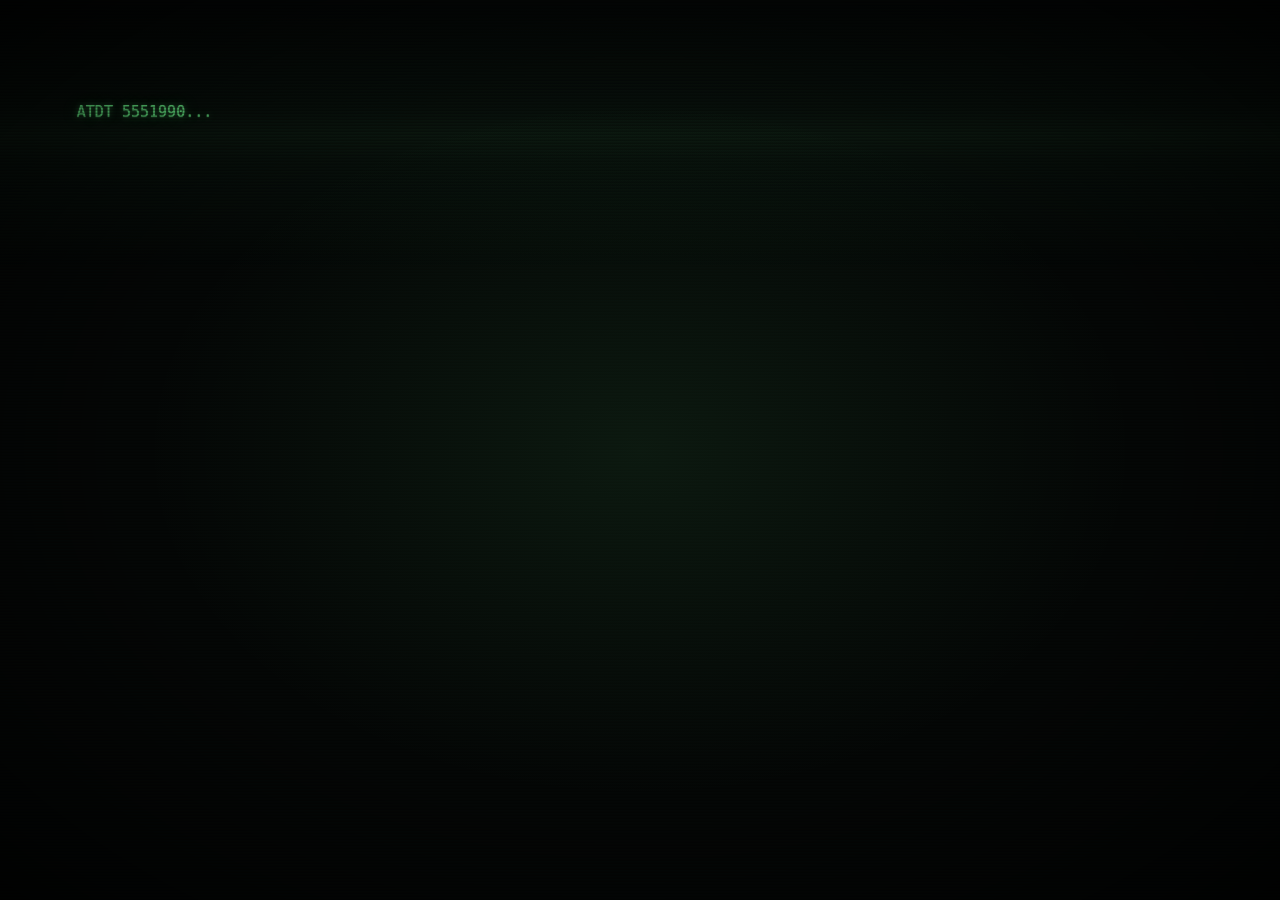
<file: bbs/index.html>
<!doctype html>
<html lang="en" data-theme="green">
<head>
<meta charset="utf-8" />
<meta name="viewport" content="width=device-width, initial-scale=1, viewport-fit=cover" />
<meta name="color-scheme" content="dark" />
<meta name="robots" content="noindex, nofollow" />
<title>jdub-sandboxhost</title>
<link rel="stylesheet" href="style.css" />
</head>
<body>
  <!-- horizontal rolling bar (boot only, hidden post-boot via CSS) -->
  <div class="crt-bar" aria-hidden="true"></div>

  <!-- ============================================================
       BOOT STAGE — full CRT show, kinetic typing, dial-up, banner
       ============================================================ -->
  <main id="boot-stage" aria-label="boot sequence">
    <div id="boot-stream"></div>
    <div id="boot-skip">
      <span class="blink">▸</span> press any key to continue
      <span class="boot-mute"> &nbsp; (or click anywhere)</span>
    </div>
  </main>

  <!-- ============================================================
       TERMINAL — restrained phosphor, real CLI nav
       ============================================================ -->
  <main id="term" aria-label="terminal">
    <header class="term-head">
      <span><span class="head-host">jdub-sandboxhost</span> <span class="boot-mute">·</span> <span class="head-cwd" id="term-cwd-label">~</span></span>
      <span>guest session · type 'help'</span>
    </header>

    <section id="term-out" aria-live="polite"></section>

    <div id="term-prompt-line">
      <span id="term-prompt"></span>
      <input
        id="term-input"
        type="text"
        autocomplete="off"
        autocapitalize="off"
        autocorrect="off"
        spellcheck="false"
        aria-label="terminal input"
      />
      <span id="term-cursor" aria-hidden="true"></span>
    </div>
  </main>

  <script src="filesystem.js"></script>
  <script src="boot.js"></script>
  <script src="terminal.js"></script>
</body>
</html>
</file>
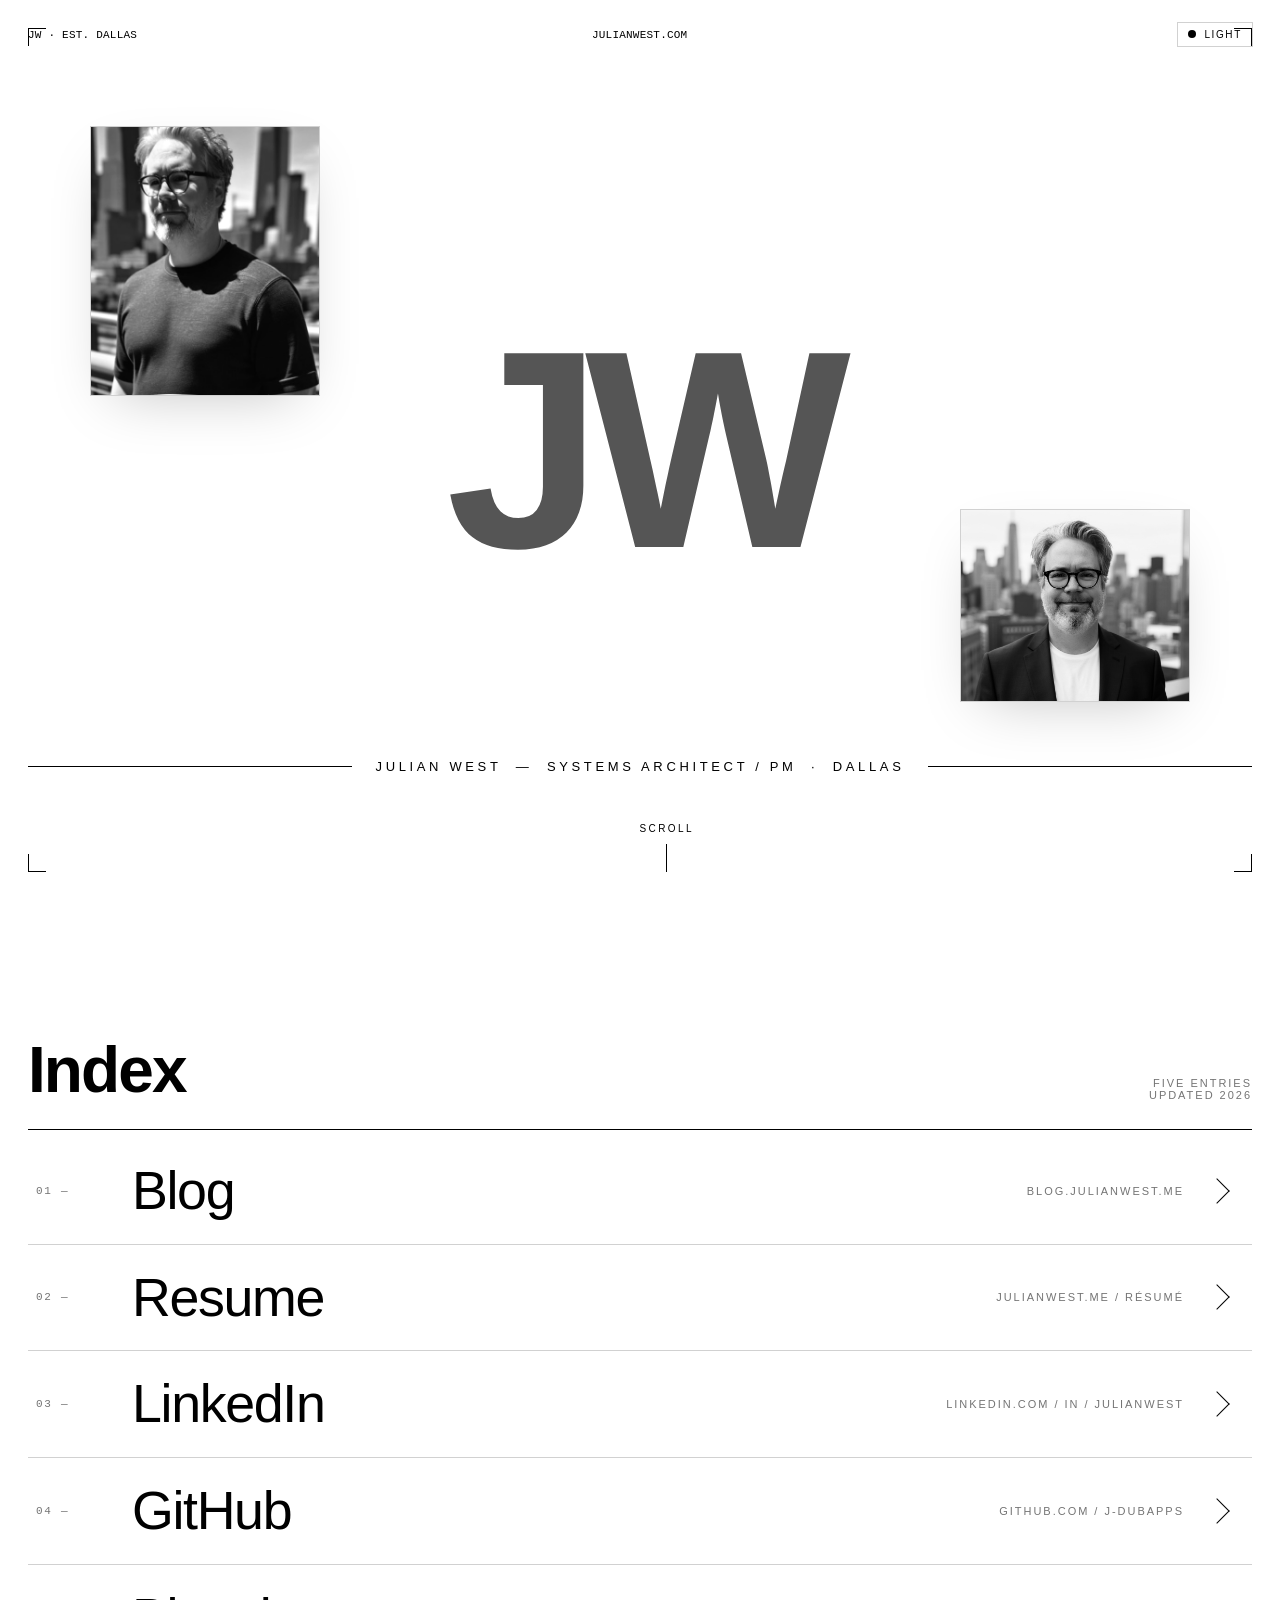
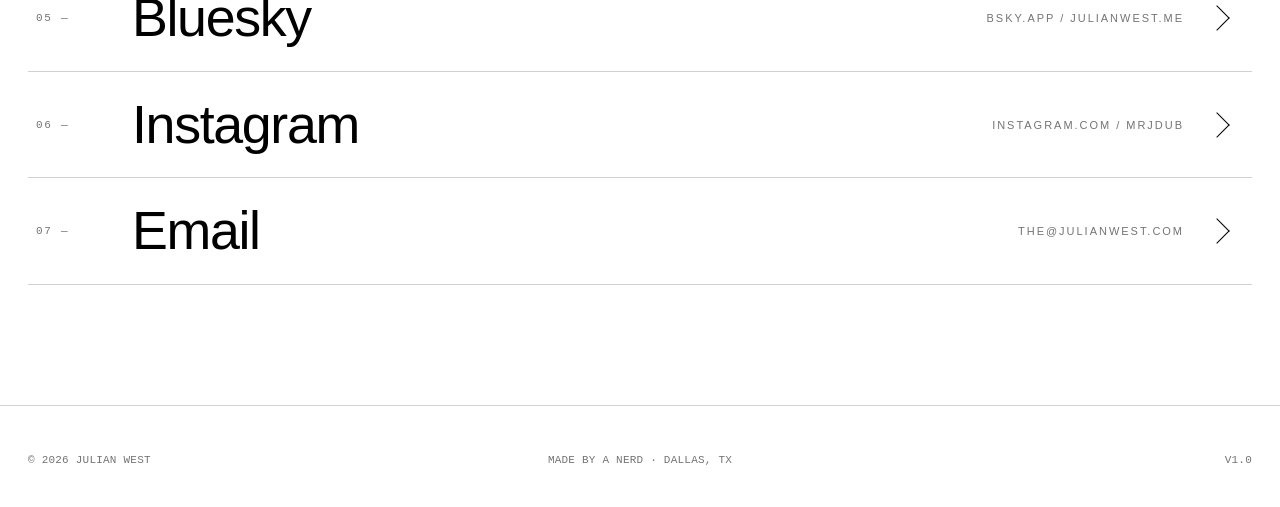
<file: index-backup.html>
<!DOCTYPE html>
<html>
<head>
  <meta charset="utf-8">
  <title>Julian West</title>
  <style>
    * { margin: 0; padding: 0; box-sizing: border-box; }
    body { background: #faf9f5; display: flex; align-items: center; justify-content: center; min-height: 100vh; font-family: -apple-system, BlinkMacSystemFont, sans-serif; }
    #__bundler_loading { position: fixed; bottom: 20px; right: 20px; font: 13px/1.4 -apple-system, BlinkMacSystemFont, sans-serif; color: #666; background: #fff; padding: 8px 14px; border-radius: 8px; box-shadow: 0 1px 4px rgba(0,0,0,0.12); z-index: 10000; }
    #__bundler_thumbnail { position: fixed; inset: 0; width: 100%; height: 100%; display: flex; align-items: center; justify-content: center; background: #faf9f5; z-index: 9999; }
    #__bundler_thumbnail svg { width: 100%; height: 100%; object-fit: contain; }
    #__bundler_placeholder { color: #999; font-size: 14px; }
  </style>
  <noscript>
    <style>#__bundler_loading { display: none; }</style>
    <div style="position:fixed;bottom:12px;left:12px;font:13px/1.4 -apple-system,BlinkMacSystemFont,sans-serif;color:#999;background:rgba(255,255,255,0.9);padding:6px 12px;border-radius:6px;box-shadow:0 1px 4px rgba(0,0,0,0.08);z-index:10000;">
      This page requires JavaScript to display.
    </div>
  </noscript>
</head>
<body>
  <div id="__bundler_thumbnail">
  <svg xmlns="http://www.w3.org/2000/svg" viewBox="0 0 200 200">
    <rect width="200" height="200" fill="#000"></rect>
    <text x="100" y="118" text-anchor="middle" font-family="Helvetica, Arial, sans-serif" font-weight="700" font-size="80" letter-spacing="-4" fill="#fff">JW</text>
  </svg>
</div>
  <div id="__bundler_loading">Unpacking...</div>

  <script>
    
document.addEventListener('DOMContentLoaded', async function() {
  const loading = document.getElementById('__bundler_loading');
  function setStatus(msg) { if (loading) loading.textContent = msg; }

  // Error sink persists across replaceWith since it's on window, not the DOM.
  window.addEventListener('error', function(e) {
    var p = document.body || document.documentElement;
    var d = document.getElementById('__bundler_err') || p.appendChild(document.createElement('div'));
    d.id = '__bundler_err';
    d.style.cssText = 'position:fixed;bottom:12px;left:12px;right:12px;font:12px/1.4 ui-monospace,monospace;background:#2a1215;color:#ff8a80;padding:10px 14px;border-radius:8px;border:1px solid #5c2b2e;z-index:99999;white-space:pre-wrap;max-height:40vh;overflow:auto';
    d.textContent = (d.textContent ? d.textContent + String.fromCharCode(10) : '') +
      '[bundle] ' + (e.message || e.type) +
      (e.filename ? ' (' + e.filename.slice(0, 60) + ':' + e.lineno + ')' : '');
  }, true);

  try {
    const manifestEl = document.querySelector('script[type="__bundler/manifest"]');
    const templateEl = document.querySelector('script[type="__bundler/template"]');
    if (!manifestEl || !templateEl) {
      setStatus('Error: missing bundle data');
      console.error('[bundler] Missing script tags — manifestEl:', !!manifestEl, 'templateEl:', !!templateEl);
      return;
    }

    const manifest = JSON.parse(manifestEl.textContent);
    let template = JSON.parse(templateEl.textContent);

    const uuids = Object.keys(manifest);
    setStatus('Unpacking ' + uuids.length + ' assets...');

    const blobUrls = {};
    await Promise.all(uuids.map(async (uuid) => {
      const entry = manifest[uuid];
      try {
        const binaryStr = atob(entry.data);
        const bytes = new Uint8Array(binaryStr.length);
        for (let i = 0; i < binaryStr.length; i++) bytes[i] = binaryStr.charCodeAt(i);

        let finalBytes = bytes;
        if (entry.compressed) {
          if (typeof DecompressionStream !== 'undefined') {
            const ds = new DecompressionStream('gzip');
            const writer = ds.writable.getWriter();
            const reader = ds.readable.getReader();
            writer.write(bytes);
            writer.close();
            const chunks = [];
            let totalLen = 0;
            while (true) {
              const { done, value } = await reader.read();
              if (done) break;
              chunks.push(value);
              totalLen += value.length;
            }
            finalBytes = new Uint8Array(totalLen);
            let offset = 0;
            for (const chunk of chunks) { finalBytes.set(chunk, offset); offset += chunk.length; }
          } else {
            console.warn('DecompressionStream not available, asset ' + uuid + ' may not render');
          }
        }

        blobUrls[uuid] = URL.createObjectURL(new Blob([finalBytes], { type: entry.mime }));
      } catch (err) {
        console.error('Failed to decode asset ' + uuid + ':', err);
        blobUrls[uuid] = URL.createObjectURL(new Blob([], { type: entry.mime }));
      }
    }));

    const extResEl = document.querySelector('script[type="__bundler/ext_resources"]');
    const extResources = extResEl ? JSON.parse(extResEl.textContent) : [];
    const resourceMap = {};
    for (const entry of extResources) {
      if (blobUrls[entry.uuid]) resourceMap[entry.id] = blobUrls[entry.uuid];
    }

    setStatus('Rendering...');
    for (const uuid of uuids) template = template.split(uuid).join(blobUrls[uuid]);

    // Strip integrity + crossorigin — blob URLs from a file:// document inherit
    // a null origin, so crossorigin forces a CORS fetch that SRI then rejects.
    // The manifest bytes are ours; SRI protects against CDN compromise, not this.
    template = template.replace(/\s+integrity="[^"]*"/gi, '').replace(/\s+crossorigin="[^"]*"/gi, '');

    const resourceScript = '<script>window.__resources = ' +
      JSON.stringify(resourceMap).split('</' + 'script>').join('<\\/' + 'script>') +
      ';</' + 'script>';
    // Inject after <head> so the DOCTYPE stays first; prepending the script
    // would push the parser into quirks mode. DOMParser always emits a <head>
    // (synthesizing one if the source HTML omitted it) but may carry
    // attributes through, so match the full opening tag. slice() rather than
    // replace() keeps us clear of $-pattern substitution in resourceScript.
    const headOpen = template.match(/<head[^>]*>/i);
    if (headOpen) {
      const i = headOpen.index + headOpen[0].length;
      template = template.slice(0, i) + resourceScript + template.slice(i);
    }

    // Parse the template and swap the root element. Scripts inserted via
    // DOMParser/replaceWith are inert per spec — re-create each with
    // createElement so they execute, awaiting onload for src scripts to
    // preserve ordering (React before ReactDOM before Babel before text/babel).
    const doc = new DOMParser().parseFromString(template, 'text/html');
    document.documentElement.replaceWith(doc.documentElement);
    const dead = Array.from(document.scripts);
    for (const old of dead) {
      const s = document.createElement('script');
      for (const a of old.attributes) s.setAttribute(a.name, a.value);
      s.textContent = old.textContent;
      // text/babel scripts with a src: fetch and inline. transformScriptTags
      // does XHR against the src, but blob:null/ from a file:// origin is
      // silently dropped. Inlining makes it a plain inline babel script,
      // which transformScriptTags handles unconditionally.
      if ((s.type === 'text/babel' || s.type === 'text/jsx') && s.src) {
        const r = await fetch(s.src);
        s.textContent = await r.text();
        s.removeAttribute('src');
      }
      const p = s.src ? new Promise(function(r) { s.onload = s.onerror = r; }) : null;
      old.replaceWith(s);
      if (p) await p;
    }
    // Babel standalone auto-transforms type=text/babel on DOMContentLoaded,
    // which fired before we swapped the document. Trigger manually if present.
    if (window.Babel && typeof window.Babel.transformScriptTags === 'function') {
      window.Babel.transformScriptTags();
    }
  } catch (err) {
    setStatus('Error unpacking: ' + err.message);
    console.error('Bundle unpack error:', err);
  }
});

  </script>

  <script type="__bundler/manifest">
{"79dc219a-381f-4db2-9699-dc48857e0388":{"mime":"image/jpeg","compressed":false,"data":"/9j/[base64]/[base64]/[base64]/////u1hZWiAAAAAAAABKvwAAsTcAAAq5WFlaIAAAAAAAACg4AAARCwAAyLlwYXJhAAAAAAADAAAAAmZmAADypwAADVkAABPQAAAKW3NmMzIAAAAAAAEMQgAABd7///MmAAAHkwAA/ZD///ui///9owAAA9wAAMBu/9sAhAACAgICAgIDAgIDBAMDAwQFBAQEBAUHBQUFBQUHCAcHBwcHBwgICAgICAgICgoKCgoKCwsLCwsNDQ0NDQ0NDQ0NAQICAgMDAwYDAwYNCQcJDQ0NDQ0NDQ0NDQ0NDQ0NDQ0NDQ0NDQ0NDQ0NDQ0NDQ0NDQ0NDQ0NDQ0NDQ0NDQ0NDQ3/3QAEAB//wAARCAJBAewDASIAAhEBAxEB/[base64]/[base64]/9oADAMBAAIRAxEAPwD86fgm+3VGUf3hX7AfB4lrdB7Cvx0+DD41gr64r9iPgsQ0UY9hQB9EvFXLeKXaKwYjpiu6aHmuH8Zpt01selAHxL451Zkkdc45ryFr3e5Ndz4/P+lSfWvL1JzQBsJKG/GvOfGdpvt3I5ruo+OKyPENsJLMk+lAHxDr8fl3bD/arHH3a7TxhbCK6bjvXHDoaAAU40nehqANjw+cavbf74r9Gfhpb74Yhj+Gvze0Q7NVtWH/AD0Wv03+F/kxwW8kv3QoJoA95s/DrXjLF5ZG/A3AdBivrH4GeBrK4v4S9hCViJEhki3l8E4Iz0rzDw9cQXsC+VH5UMRVMheW4z/KvsX4ai00eW2nJxuQI49N/IP4UATW/wAL5NO8eQeICiNECY9jAYVT/d9K9O8X2aweE7m1Vd4LKBgY4Jx+ldvIqSlMgEfeB9x0rK14RT6TPHnPy9B6igDgfC2i2fhjTbi8i+/fyLGPUKnyjn86g1jx7BpVvNESA0bAZz2xg1Bruv28OhWilwksNyu5B3GTXyP4r166uo9QlzwGIGPUsD/KgDota+Lt3YaVrmsoBHc3Re3s3yd0QIC/KO3ANfnH4t1HV/id8SLDRbbcJLySOJSB9wO7KcEdMd/Y17L481O6bTo4oMnEkjN7Z4FeceBZ18N+MYtbcZk+1ZjY9VijG98fU4FAH1P8YviJoXgDwto/wm8Ij7PpPhyCAz7MKZHXA+Yjg5zuYdzX5+/Ev4r67rmkapr17dHzZWg0qyTOPKhRM7EH90HGa5/4p+MtRvYb25mkZn1C5Ysx7BBnj26V4h4hubi5i0zS3b5POEknuZNoJ/nQB9r/ALJnhPw7DIPG/jAbo7V2e2jf+KQAHf6YUYAHc19M/E/40P4juodEsJ/JtZFACLxsjbgJx37n8q/P7T/HclhFb2lo/k29ou141+6REeB+JpmmeK7i7vRdTZJb5iewJ5xQB9Vp4gsZNUNvpsQbyhsA6gHuTXe2Gvx28aRXMpC5GYoiAGPv7V8meC9b2FvMY85aV+5z0Fey2GpWkb/bZCGm25VOy+g+tAH0jYafqniC32W2oHRbR+qrxGV+leX/ABN+Bd5NpMmoaRrMOpqARPCy7JGX2FeazeOdaa8CXF20NurfPt5I9EAHeunb4jW2kyNZat50yTR7t0J3+WO27tn2oA+SfCbR/DPxLPo/iSyW90S/crGZAQ1tKffjj2FfXaeAvh94v0y2htXsYRg+YUl2NGwHYN046EV5d8RdBn1PTYNasvL1Gxly5yoDn6+jCvIrC1stYEUenSSwkt5e7eVaNxjIbH04oA+iNLvpfh5qQ0l7/wDtfRY24myDc2xJwuCOqevQYr6I03UIdSto72Jg6sM/LwufUDoM18/eDPh5oFyt4bme5vLiaIeXGvsMEEDoK9k8GaHceHFks/EEciImfLMHzbIjyiuPYDFAHZJhsEnB9KCQe/FMsvsV75qR3VuJUJIQPglR0Iz7daA9vM5jglikdDhhG4JH4CgB3AoBBqdogMUnlYoAQL9KaU+lWAvanhKAKgj+lOEePSrQXPH9KXyselADFUY5xV6BAccVAsfNaVvH0oA2oCIYcngAV4X8QtbggjkBPrXsWos8NkzDgYr4u+LOtNCJgDjrQB5tq3iiAXT/ADfrWJJ4shAxuFfPur+JZTdyBWzzWO+vXDd6APZ9f8TQy27ANzXyn41vPNnY12txqM0q9a8w8Qku5LUAcpDKTLivSNGk2qua8yteZq9I0lT5YIoA9Q0O/jt7tGB719tfDLXQfL56Yr89o3dGUrwRivrv4QzzyRxEmgD9CdOm+02asPSkkQ5zUPhdC2nrn0FbcsAoAwivtSrHx0rUMGKj8o0AZ/lZ4oMBxgVoCIjml2NQBm+Q1HkPV/aaCp7UAf/Q/M34STeV4gVR3r9kvgc26OP8K/GH4XsF8Swg1+y3wGbMcX4fyoA+uZYx29K4HxpETpz/AENemTR/Kp9q4Lxkv/Etf6GgD86PiCMXUg9zXl8eM1678QYx9rk4715QEwaAJU61V1lSbI/SryY44qDVwPsZwO1AHx545XFy/wBa85WvTfHygXDkV5ghzzQBKKewGPwpgp/tQBe0WGa41K3S1iaRhIv3RX6qfBvwxqOrQ2llFGWkkVcAcfme2K/Nn4fpez6tHY2JKiSaMvjg7c889q/bP4OaFdG3s9P0aLcVjUz3BOPTnP8AhQB9j/Dj4UXx0G3t5mtolHLD7zsR719AaP4DtNOtwlw/mybcE4wMdvyrmfBe7T9PSwjuPPmwCEC+nuBXbzeIkt4/LuTtcDncMUAOu7p7CD7KzkNGBskPcV5vd+IpYbiSLfwfvKfX29qtarrK38e3zl8s9GPGPauRaW1kkaNpY5H+6u3kmgDO14Jex+W+PVWXrXk9xocbRXNlKm53YyKMfeI7V9N6D4Q+0BZ7oEL1CtXRHwVp0su/yhz2/wA9KAPze8UeBbp3kQWr+Vtz0wMHpivGdY8MG2njuyjR/Z024ZcdeP1/pX7Kt4G0iVI1kjG1AVAI+6D296828RfBXwvq7kTwggqo49jQB+Anjbw3PLafZGBJSVxnH9/HT8q88OhSvOs08XzLEuMjH3T2/Cv3O8Z/steGtTtmOnQ4nHIB6cZr498X/szanY75NMi8zYCDHtIxj09aAPzqutMdJ7hIj/BuIPQZYE/yqxp8txDAnk7Wyfm56Y/+tXr3iTwreaLdyx6jbGEplXXHJHtkV5rb2y3F8bew/i4C9P5YoA6rw/Ld6d+4vEaNmXf8wwSp6Y9q9LTW4jaI5UDyjuyD9414jqN1qun3CLqUcm+IBcuTyo6cmo7XxQkEwEgEkDH5kY4BHtQB6BceJL2O9aXAXnKt6fT6Uh8d2UDxQu7NFuzsjwA5zzuNcBrGqWV3agW6sOCDk8D2HtXk95fzpMArqmO5IUL/AJ9qAP0d8MeHfFPxL8Mz61oP2CG3tW2yWxkWJ2QDsmf5V87+JGuvA/itbieAxRs4trlMcAP92QY4yD3rnvgp8QfDWkavHHrUOpag0rBNtlMII03cZ5X5j9QK+u/iToPhLxR4WSbRzLLeYkgkjuwBcRrt3Rsf7wU8ZoAPh/4jtNHtjcalcLp7L/rL1cMAmPl3e1b6fHXR55b7RPDVvJq19dbWa7A22/y/7R4x9K+RdEa9zFP4kUy2haKGQPkRZX5TuA44xX2d4e0P4da5b2sOl2qxvEha7eNxsRVHyuo6YJxxQB4xrHhPxXqd79qF5LbW8jtJdC2ysjjptQ9kr07wV4X0jR9Qtda0VGDRwmOQpKzBs9TIrfxVt+LdC8KTWwgVtTlumXAuLG6UiBE7Mn48Cvm261/xH8NtT/4SDQbt9U03eFkjuV2XKgf89E/rQB97QRB4lIOTjNTiLHWvOPhp8SNI+IFqsluvkXAXcyZ745xXr5h+QECgDMEXfFL5ftWgYqYV7UAUdo6U4IKtbR3FLj2oAiVauQryKiC+1aFunQ9qAKetjGmk+1fAXxkkx5w+tfoF4iGzSz9K/Ov4zS8yj0zQB8U34H2lz71WAq1cYaZ8etQYxQBGfu15/wCIOprv34U1wGv96AORs/8AXV6dpI/divMbIYlFen6V/qhQBuqo3CvsP4NQ/uYOO1fH6feX6ivtP4Mxr5MA9hQB99+G4QmnJx2H8q1JFWq2hjGmpgdhVt+hoAplKjK1Y7VBigCMrx7U1VX8Km4HWjAPQUAQ7BjpTgi+lSge1SbPagD/0fy2+HL7PElv7mv2Z+ALZWEew/lX4veAiE8R2uPWv2Y/Z/BKwY9v5UAfcskeUX6CuA8Zx401/pXqIgPkI3+zXCeNID/Zkn0oA/OD4hJ/pUufWvIymTXsvxFjIvJgfWvItuBQBEi4qDU1zaNVxV5qvqK/6K1AHyJ8QExO9eVJXrnxDXEr4ryKPk0ASd6nt4pLiVIohlmOAKiZe4rU0TKXpKgZKNt+uO1AHr3wg0aWbxla6dY273l5NIqDb92HuT6E9sV/QH8P/D9n4T8O2cEx23cka/aEXqSRwoA6fhX5dfsXeDbO2trvx3qULebHLttlP8bjq3tiv0dj8YDRQL6UrLqsx/dIeVjB7kUAfSlrrMuhQxPdP5ZkGUiiIV1B9cVFeeKbOaJmZppJD/ef/CvnzRtR1G9nm1jWp2laX14Cj29q6q+1LTrPRm1eaQRqwwgHtQBsap4ut5rdoLkrEF+5k7TXqPwv8NG5gGv3a5ik/wBSD3X8a+SvAWnzfFHx1FYD/[base64]/u1+Znif4NzWdzNJZ/uby1f5ozx09CPWv1DuviRaTXaWXKz8qMcV5X428D3niOT7ZaJsmGXzjHmDjigD865dBi1+wm0vVE8m7jU7d3+favlXxBazaNfy2Up5jJA/Cv1H8dfD9rvw5Nq1pF5GpWOVmXGCQO/6V+X/ju6muNTm+0L+8QkH8KAMqz1Q4EZPFczrf7uRpkAP4dKhSVk6dqoXc8kwKj06dqAE0DxdqOjakzadI1s0rLuaEnf8AKc/w4xX6mfs1a5ovxJt7iz8TXFkLnyZFDyx+Veb2HB3oMuMjo5NflXa2NtcQtFLGEl/gccc/hXpXwj8V3fg3V7u9iux5o2jymyCVB5wfWgD7eura78LavPpkkq3Vi1w4mtbyMGNu2Q2CUPTGCa4rxHoOueFp4vEPhPX7ixkOWFlOu22KnnCunynjpvWq3i74gWevWsV/H+8aVMSD/wDV0rgtB8cvC50lZFmtZ/8AWRPnkf0+tAHsfh/4jQ+ItPhv5NUbTdciiaKeOxYGVucbwuBxjqpycdOldBF9kumVNTzf2l8mxp8fMjHjLsOoB+hHcV876tplhbX0V/pqqFZsqyAeZE3o3qvvXv8A8I/HmiQ3Hka7FDdWPmIk0TfMMYIb5ew96AOw+D2myaT4hsbq1jCmS+k0l1HchdyNx6jpX3IsBUeU33k4OK+HPFmu+DfBXiPSvE/gSZotCm1CCeW3lJZrSWL5H2Y+8rJ936V9o6T4w8L+KkN34duvNiwNwMbI6luhwygmgC7JDVNojmtpos9f0qs8IFAGZ5ZFLsq75Q9KQRA0AV0TFaECZwKjWKtG2hIagDD8VDbpn4f0r81vjRN80o+tfpR44YRaX/wGvy4+M93+8lHuaAPlzqxPuaUgYqp5m4mniT+GgBZFGDxXn2vKOa9CY5XFcFroB3UAcbaL++r03Sh+5Feb2S/vfxr0/SlHlCgDXQfOg+lfbnwajAitv90V8UxqC6D3FfcvwZh+S3H+yKAPvbR48aan0H8qsSKOlS6VFjTkHTgVO8HegDJKUzb7VpGHHNN8rPGKAM4R5NW0t+mKtJbe1adva8j5cYoAzksXPb8KuR6ZIygha6u0s1br6V0tvpieUvFAH//S/KXwcxj120b/AG6/Zz9nh9wtx7D+Vfi94XbbrNqe29a/Zz9nIgm3x0wtAH6MRQ7rWP8A3RXEeM4ANLlz6V6dZxL9jjJ/uiuG8bIh0yXHYGgD8xPiWgW+m/3q8c217t8TbU/a5TXiPlGgCFUqO/i/0Vq0YoulF9D/[base64]/iDxPYSanb+XBa7blkPUIPug5oA9T/Z98AP4G8HRX+oJjUdUAllJ6qh+6tfQ3+vhYMcZqrKiKggAwFAVfoKqpcyNmFRjHGaALDTW+PLkb7oxj6VmT3OoSgpZwswA+8x2qKiuJjaguqqX7Mw4rnZL+6ky+4OB/ADxzQBbuYNbnKwuYFz/ABbwcVzfim//ALJ00lJ45bgAkqprNurmZ5XDOfkOdqgjHtnpXIalZanqRBWA/K3zBu69qAPAfGPxf1axuvs6RSBFwOOhNdBZ+NbB9LjkvtqXEybuTiuh1n4cXGrzLHZQ7pR8z7x8uB2/wrk9T+F0boltJA7SHgkE8fTpxQAtlp9hq2pR6lEwLgcAHv617G2sfZrGK1mjAKAKr+1eZaL4T/[base64]/iZ2wxJGP3igY/Sul0OJ47+OLbhJQwHtiue16eXStReROUbhl7UAaPh7xOGtmiyWGSSg6iq9reS2GvC5eVhaTjIdeSntXnszG3m/tPTiY9x+aOtLTvFVldSiwvYypI4ccDNAH2honiLTrrw5C7LFdtjal2i7ZEQ8bZF7/WvKZ9Rfw74ua1glKxXqFsjoGA9vUV5tpmpXug30G6dnsphsBB+XDeord8XXQuY9OniTaYiRu7lR60Aey2upXV3b2cN5ceYkU6t5Rbgp1X8sV9b6R8ffGNvHZaCYbO7gaNUjBgCTRhRgFWXk8cc18CaBcwzOss+UCFcdsxEdvxr6o8Ca/c/D/wAUaRe+LtPU6Vqu37NeMmQAeBz2x6UAfpv4YmnvNBs7q6j8uWSFWZfc1rvHmpdMeG4s45Ldg8ToGQrjbg+lW2ibOCOlAGT5fak8oVpmDim+TigCikVaNtEMilSLkCtC1tzuX0oA85+I7KmnsPRDX5PfGe5/fSKPWv1V+Kh8uykA7L/SvyS+Mcubp1z3oA+fQenvT1bDU0rgUygCyZOK5DW8Hdx2rpmNcxqxyDQByliP32K9S0oDyq8zshiYfWvUdKX90PpQBqQj97H/ALwr71+CsX/Htx2FfB0AHnxj/aFfoZ8ErYGO2P8AsigD7p0uIDT48jsKlaPnpWrptrjT4vpVpbNc4oA53yc8YqZbUeldALNRUiWinrQBjR23TC1pR2x44xWxDagdavGCJcUAVLOP5hxXa2yL5I4FcyhjjrSjvgqgCgD/0/ya8PnZqlqf9sV+zP7Nb5W2PstfjHo7YvrZv9ta/ZL9mjJW0I/[base64]/t9ooMyrhD/AHSeM0Afr1f/ABFi8LWOg2t20LWlzZpCrnnDoOtJ4EvLLWfDF7q1u6jF7IWy2MqO2O1fDviH4jrrPw00K8co91p8hhkT0x3r6C+B3j3RPEnhi68PWaCK5RPOlPUse4FAH3J+ztoN34v8e+ZDGhSxTezsMrHu4AHbOK/Tyw8P2WjF3ttzSyqod25zivlj9lfwxH4b8KRX88RW51ZvtD9sRj7o/KvrhJ/tKmUDaOgFAFK7hLfMpwaigtZcBY8NnrV1sSAqQMULPbW4CN0HpQBh6tpk9yCkU0axDhh3rn7nT5bNTHCY4024z1J/D/61bms6vYW3+kAqoHXtkVyf9uWepTtJD9wDIJ9KADTPD7y3BZD+7Y4JbB/IdK7weG9LgPmkB2fA3Mx7e2cCsXTtTgSMyxMNnTArF1nxvpVj9+6XCcFFPOe1AHWy2tlah5YpNo+72/TNec6i1jb3dzdNK0sj44crtXb/AHQO1eKeMvjTYWO3ZcjH9zoPSvm/Xf2gbSa5MEUwynH3qAPqDxT4ns4A0jIqORjjjIr5o8Z+JYrqGeKx+VypFc3/AMJbN4muVUEsWA71NqPhO8VGnUHDLkcdaAPjHx8dVjJ3NkZPfmtLwzqlppnh9PMkAl2/jVj4o293ZyYKbQB6V80Xvie4t4nt84PSgDM8e3SajrMlwvAJPNcdGZYyBF+OOwqO6uftM+5ieadFObaVXTp0YeooA7XS5Ua/jV25YZHTrXC+NFb7Qz4+UmuileNZIdRtVH7pgSvt0rC8Yl5GYjgDDAUAeUPIYcAnBB/CsHUATIsn+rX+8BXTXAjnTDenasEyqiMkg81Dxx1FAHZx6xbW2mR2t+/mwnaYiO5A6e1do15NqOjNcRn5E2IMchVwSf0rwS5DvbqB92Nsr6YrvNE1kjwndWQ+Vi+QfoP/AK9AHo954m02302zht1ZrmEgkqMAxDHHFfSOh+NbnxP4Qh8H6pfrfabcKDaeYB5tpKvQZxkCviK2nSaJRtwYuOOoFejfDnW3sdatxetmFbpBKTwAOzfQCgD9zf2T9c1LxD8JrX+1mLz2E0toXPUiI4H6V9KNCc4PNeYfBHwxYeGvAlpa6bIJFu/9LJGMHzxnivXzER0HFAGSYe1NEP4VreSfSmeTzQBTWBa0baLB56UqxHOMVp2tuSRmgD54+MUgjs5sen9K/IT4u3OdQZfev1t+Nj7LWUf7Nfj58VJQdWYe9AHlnUD6UzpTh2HoBTKAGsOK5nVR1rp65vVcYoA5yyX99+NeoaZ/qR9K80sl/fV6bpoxCtAGxbLm6iH+0K/R74Iw/urbjqor85bNSbyEf7Yr9M/gdbborXjsKAPumwTZp8fToKRmw3Sta1tf9CiGO1NazPYUAZgYkYqyjbV5Aqb7OVH/ANaoGiegCbzR2pPONQCNxSiNqAJd5qZS2OKhWM9qvRxttoA//9T8kNLO24gP+2tfs7+y2okhsiT/AArX4yaVxLEfR1r9hf2YdUtrWGzZ2xwv5UAfpJ420sSeHtwH8H9K/Jj4lWn2fX3H+0a/V7xT4msZvDu0MOExx9K/LH4oyxPrrOnTdQB5ZtxU6pxUO4VKrdKACSEFc1jTrhT9K3mYeWaxZ/umgDwfxqCY3HavnC6G25f619M+NUHlvgV803v/AB9sPegCuahYY+mKsGo3HFACpqE8NpJY/wDLGXkj3FfW37KEENv4ttXiTcb6Zbcg+hPIr4/xkjpxX23+yLbwv440vzGGy3l8488bqAP3pu9dTQNPt7eyfYsUSRIF4wBX0Tosvm6NazZzuiVv0r87viD4m8qazt7d/vMuefU1+hXhdBJ4X04pxm2j/VaAI9T1eOxgZnOOK8l1P4jWVoC8rYxxiu+17Tp5EZeikdScDFfFPxpWKws5GtL+JJOmFYGgDZ8dfF6ynzBb3GNnUDjiq1t8RIbbwi2rQXA3yZWP6L1FflD42+IWuadq1xpiTb/mOWB/Kung+LV1b+AINMeYh0Mi/TfzQB+nGlfHS2Xwo05mG9JGjwOp218pfE/44vaqbq3l3LMMhRwwbNfFWj/FS9i0+/sDKQHIeIHqCc9Ku6N418L3Dq3i10aFEKv3fk9QPwoA077xn4w8VXy2ulRzTSOeAvPJNdp4M+GHxB1S+uLu/tmSL7p8z+93xXO6f8bPAvhqR5NAt4YEtIzNuu5FWWRBnARR/F7fSvXPB/7THhSJnMurYikiMu+dQI42cZCHAyT7CgD6Q8FfDtdEghn1e8jjZF79/Ra6fxT4stLDTXiV1DW/dsdPSvhzVv2sfDrXcul3dxKkilWhlij8yMgfexg8AcV5TrH7XlgL2a4ElvflG8tY5oztePpuI9aAPo/4ma/oOqWJmzGS0fzBSODXwH4oijjvGaBsp7VLq/xg8P8AiOWSaO6jsJZCd0fKxc+grh11zTbuYxJexSNycDJP8ulAFiMfNmtGSIPHwcVnR3Ni7bUnif3Vh+VdBbRpIuAQRjsRQBz9nqD28ohl+7nBHqKveIJFnMJX/nmPyrm/E8T2ridOMe3FQ3WrRzm2HRhEM46UAYV3D5Mm7+A/oawL60KYlj+4epFdTe7ZCBu2h6xstHmNuU7igDnVXe32c/KW6elS6fcmCGaxYAHzARnoa1TYwH5ZG2q33ayPLEF2ILjBJ4R/5UAdDY/Jdxk8gjDj1Hb8jXUhJtN1AXQXdAyKzp6qflP4gnNcJGZYbmFpOGVSpHuK9A8MyS+Ib7S9LGTJc3aWo9vO+UfhQB++H7HXia48U/CLTjeEtLYyPa+Z/eSLG39CK+vfJyvzDmvI/gV8LbX4V/DvSvC8OJJYEDTSD+KVgNx/lXtZQ4xQBktGAcYpvl+1a3lA/hTPIyaAKSR81qQRYwcU1INprRjTC/SgD44+Or7baUD0Nfjv8SpS+tsv+1X69/H2YLDN+Nfjt8QZN+uSY7GgDix0BplOz8tN+lABXOaoMKa6PGOtc9qfKmgDnrL/AF3416hp+BF+FeY2AHn/AI16fp/+pH0oA39KXfqdsnqwr9WfgNpxeG2wOy1+VugMp1m1zx84r9XfghrlhYQ2/mkcbe9AH37b6bttIs9NtQNYDdwK565+IukW9ogDgYXjmuRf4r6e0uxJBQB6U2m7ugqJ9LA4xXN6b4+sZ0zvHPvXSQa/aXYwGANAFdrKNONtVZLdQPuirstyvbpVV5gelAFQQ4q7GiBQDUIOavRr8o4oA//V/[base64]/8A1qjbpU561E/IoApsO1fXv7LMN1/wk0VxaMd+9RgcCvkQjJ47V9R/BT4meGfg/AfEPiDdJcL80FtH952HTPoKAP1K+LHhvXNL1/QkZXd7tYZMf7LY5r9Abr4reGPBXhPT4b67ja4htY1aEMNwIA6ivxN074t/tUftYaqLjwFpiaRo9km37dtwIYV4++eTx6V0Xiv9nrXPD2kxar408a6lqt9cIHKwOY4sH09elAH2v8fv2pNR0LRftGgTQymaLcEjO/g44wDwa/JLxt+034x8SyznUIJrW2mbbnaQoI9D2qHxN8PNFGXfULxU/wBu4J/[base64]/jL4V3T6BeeI9JiDRWGHmKjqjcZ/wCA4ryqHxJqPmRqjA4r1/wH8UZbTz/DupFpLO9jeCSJuQQwI/SgD5+WJ7xYLaxth5sYOTGuWbvk1saZc6x4dnmuDbvHJLEYwzJ0B/CvoD9n630a11/W5tSWPEA2R7xn+Ijgdq+jtZbwdfRlGtEnJ6YQdKAPzNZ3Dk7iCTnPSrMWrahb/wCquJE+jGvs/VPCXg+43N/ZUSfp/KuFu/Afhd2xFaKv0NAHzk+v6rMAk1y7gdmOa0LfVJnKPM33R1r1DV/AelwxFoEC/SvOH0No5Gi/hHSgDSuNS8yzSVT04rVM0M6xg8bkHIrlv7MuooWRfmU9vSrEKXnkiMDaYzgcdqAOvggidNso3ItGoWOmRWwM8eSwyFU84H8qzNJj1JrjlcAdc9K6vyBdWsjywAmPkMO/tQBzFpGt4YnQfNE4GD3U8V658FdBmn+KOh6WkZ41O2lj99j5/LivMtJmtl1BAU2HfkqOmK/Qv9iTwhp3jj4xxapvEa6REJEBTKs3YdOKAP3Rsf8Aj2jyuOM/nV7YD0qSKEqoDYz7VLs54oAp7duRTSD0qwyEGmbaAGRjJAq4Iz5bE8cGokTHFXG+W2kJ/umgD4I/aAkxHMv1r8gPGzB9clx61+tf7Qs/yzfj/KvyI8VPv1uY+9AGEBgZp1NPQUgz2oAU1zmpD5TXRVz2p9DQBg6cpNwMeteqafbStCMKeK4bw5YNPcjj+KvpTRPD2bVTjtQB5bHJLY3cc5BAQ5r6b8E/Fe3sIY1ebZtHc4ryfWPD/wAjfKOleN67p91aK3kuyfQ4oA+89b/aCtY7faLroMda82P7Q1vFLvNzx9a+A7pr6RyJJnI+tZclvM3G9qAP1O8JftGwX97HZxXHOfWvuj4ZeM5daVDu3ZHWvwH+F1pOPFMQ3MRkV+3/AOz9Yk20Te1AH2fEGaFD7VMsRNaMFriJMDtVlbcDAoAow23TitNIAFxViKD26VdEYAwaAP/W/IGydlUYroLWV/MAz6Vz9shUAVu2S/[base64]/wAA3EPiL4j6animXfb6pcxQ3MmMPtchSR2zQB+9X7OWs+CfCPhzT/DGlarpwjij8tkjlRcqRgg+teJftTmbwndPDZTfaLKVTNbMpDIFbnbkcceldef+CY3grUIkvfDXi/VLMzKHjyg24YZHKt0rA8dfsVeMPhT8ONbvrzxOfENrFteGOTe7wgdR83QfSgD8m/GHi+3s4Wn1eYyzSjKW68D2zXil94+1EiK5t7dIFRvk2k7uO9dn4j8DeIfEGvzS+UyQo5WPOQePTjpTIPgneD5r2Ro0PB555oA5LxFrT+ILW11nIWW4/wBFucDGShBVsepFfoR+zJ8O/ir430p7L4Q6OkkVvE32rUJ28m1jYj5UDn7z+3avhK/0DTdIuH8Nwt5pa5tXVz/C2SpXj1B/Sv6q/wBn3wF4d+FPwZ8PeEbRViZbCK5n4wZJpk3M7c8nPH4CgD+Wf9oDwt4h8IfEjVtE8VWH9n6vAQbuBTuTev8AGhHVWHTFcxOZry2inUfK0YP6V+vX/BUL4QWmtaJZ/GDw9CP7Q0Vha6l5fLy2j/dkbA/g+6fTNfk/4ZNtd2qxwkPF1T1VT2P05H4UAeb3OnXjt5SnAznFTxeGNU1ArDkEdvavT7rSEZum01astMurdwIyOOmaAMTQvg/e3TpNPKIxxXsWgfBfwtYXEV5c3LzSg5K+9RaLZ3kjIJpiE9BXqNpd2GmW08oGfJgdyzcdFoA+WvD/AIZ8Q6l4h18eFyAkF2UbJxxnj+VeqDS/HWhRKus2UiKMfPg4r6x/YB+F1n43udU1vWbfzIL28kl5GPki4/XNfpv408EfD3R9JfR73QoJ9PuUKtLt+eLPcGgD8Epr2afiYnPpVd8KuO9e8/Hj4YWPgbXGu9CkEum3HzR85ZQe3FfOwkyP0oAS6jWWIg+leaXEGy4Ix97Ir0oHKYPeuH1Ndt3kcY6UAZYh2nIGUzhsCrtvaxyMBEuT6mqrStE8e04zncO3FdroOm/bTvhXD4/WgC+mk2sFuRL1fGSP5VQ8iztxJpmz5pQWR8+3SptZi1qEoqQEIvXAzn8qwZ3uW1CxaQFSWwfyoA4vSpLbznkmfEkbMu36V+zf/BMjStHbTfEOoAKb8OqbTjeIz3HtX4w+F9Dvtc8QXVlaRlmeVlU47lulf0Rfsh/s+XPw/wBI0vxTcM9tdTQYuYl6OCARke1AH3UV+UY/GocEVrmD0quYsGgDMKZpBHzWgYqcsIzQBUSMZ9aku1As5D/smr6wc4AqvqqeXp0h9qAPzJ/aMuNhnHpn+Vfk1rzb9XlPvX6m/[base64]/xQu3oDX7gfs/6SVsYmI7V+OPwat0fxDuY/xCv3G+BTWkOnRBmA+UUAfSS2hVAOwApnkYrfEkUqjy+apzxfMQKAM5YzU7DGPpUsceOKJYyCMegoA//9f8lYLfGK17eLbIn1qBGVTitSAqzLigD3Lwav7tPpXrq8Rj6V5V4NX92nsK9Z2/ux9KAIcita1Pyisnb61r2oAUCgDS3fu6zZypBxWlgbfwrLmwNwFAHkvjF9qyfSvlnX23XZ+tfUfjIZV6+W9dGLtvrQBmU5aTHSgcUAU5eG4rvtM0S9uvDX/CS6Wha60WdZ2C9dinn8q4gopJzX1l+zRHaz3lxp96qyW1zmORGGQVPBGKAP6C/wBmb4n2vxF+DvhXxVDIrvJYxQzgckTRAK2fTpXvnjDSI/Fvg2+0f5WF3EU55HNfkp+yvq1x+z78Qrr4UeKZDF4S8VP9q0C9f/Uw3Df8siegzwK/XS31KOxa30x8GS4OQAc/J6/T9KAPyI+Mv7KereGbd9WsoleHklUHQfoK+FvEXhXV7OBwLeUBe5UqK/oQ+O1zq6eHvs+jIjySMuVkGRj0rwPU5vAN74YaDxjo8FpcRQkM2wKvTrmgD8RPgH8EfEPxj+MFrpWnWweCwuIru+aUHYsKN39/QV/Rr4lWGK0NopMf2eFYlwPuBVAAHt718+/sl+FfB3g3wlq3jq2SKCXxJdySRk4yLOElI1HscE/jXpfjD4j+EQssU06qzptcq2AcdPwoA+Cvj94yt49P1Lw7rIFxbXELwyK4+8j8Y+h4r8VotPl8JeKZtJH7yylkeSybruQnlP8AeA7e1fut8R/DPwz+IcKxajMkxfGSkmGXHHb2rwk/8E1tO+Iem3d54I8R3Fu9v++tkm+dRJg7RntQB8e+DfhZqPj+FW0ECRipb69vwr2fT/2MPjRqVkbmw0tJ9q71G/buxxj0yPSj4FeJPEX7PHxJuvh/47s7a01iC5WOS3vP9RLH0V4n6KSO/Sv2A8I/tIaVp/heTVda0F7WBXk/49nSVWJY4CkdqAPws8TfCnxz4Cu3t/EWmzWSxEBnIzHk9t3SvMPEuoXN5bx+FdKGb7WWW3XHVYifmb2GK/Yf4sfHq0+LNjc6T4L8CPqt0DsX7YUjhVl7uxxuH+FfmlrHgfU/Aviu61rxY1u+t3Q8wrAQ0dujdI0x029KAPof4MeNT8EbfTrDSyvlWsKxSJnAf+9+dfX8fx/8KeNrH7HeMLaWUbSrEbRn0r8p7/xF5nzMc5GcVzTeIbiKRXhkKYOcA0Aet/tDajcJrUumKwkswf3TeufTFfKqDOcZr0TxD4huNcgjS7Jd4+hPWuOWHAOPyoAofwiuT1zKMJFGf8a7S54QKBXIarGZsRgZyaAOYgdnERcA5c8HrXYRazcaLA7J+7cjahPTn0rATT0V0cLwprqdWsUvdHbI+aMBl9sUAaWheM53t/s18oYjjLDJqLWkS4ubK7jUDbJnjjt7V5iLmS1OX612tjeefpUk0vWMHH5UAetfshpZal8V9P06e0FzvvfNIxnIDdq/qM0iyt0sYPITy12LgdMcelfzn/sFfCbW/EXxE03xNpLpFJZSl23H+Ada/pCI+y2iAkZVRn64oAm8hdvSqT2oPasObxLBA+wuB2q/aavDdgbWzQBO1oB0pRbYrQVkZRUwC4oAzxFisfxCNmmuT711nlqRXL+L1Eekv24P8qAPyL/aXugHuVHvX5f3Z33khH96v0c/abuiJbkD3Ffm82TOx96ANGwUGQA17N4agUqmRXkVjH8wr2Hw8SiL9aAO8voIzaZGOlfMHjmMLM2PWvpi7mP2Uj2r5m8cNmdhQBc8CL++QfSvrrQ4/wDRF4r5N8AJumj/AAr7C0WPbaKPagCnqahYHNfNPjSXaWFfS+tZW3Ye1fLfjeTMhWgDz9Zgq1WurnC4WosnaBVG5JAoA9C+GOurper72IHNfqN8JvilHCsMCzDkCvxrtJZoJvMhbafavefhP4n1g+I4bXzj5eRxQB/Q14J8THVIEYODmvVGG4Bh3FfK3wNMs9hAX6lRX1eyEKBQBTC9sVXu/kkA/wBkVqJGciuf1mbyrpVz/wAsx/WgD//Q/JMud1b+n5Z1rmpCATXWaCgkdM0AfQPg1MRrn0r1Yr8g+lcL4Qs9sKGvSTDhRxQBmKnNa9snFMjgHpWnbQYFAC7Pl6dqzJ0HpXTfZwVH0rIuYdrGgDxPxouEfFfLHiAYuz9a+svGqfu3r5S8RD/ST9aAMU9BSDFSY4FIVwKAKUkm04FfVf7Msv8AxPdh6bhXybKvz19O/s1zBPEgU/3hj86AP6CvCPwm8I/Ff4cr4c8V2/mKAslvMnyy28o+68Z7EV0vhnwx8V/hlcw6bfGLxjZ28ZhsLhm8u8SFeiPn72B3rb/Z/m3aFB/1zX+Ve2a7fLaarYIB87rKV/AUAfEvj39oO6g8YweC9R8NXUOpO6+VDK42lu3I7Vxf7TeieMtW+G8moazdWeiyvGgW0hwZW3kKF/I18oftJeLdbtfi7fav5zLc2s2YmB5Xb0rw7xd8avGXi+NItcv5J/L2gFj6evt0oA9y+JXjTxl8G9Tj8F/PHYWdpBDAi9AuwYP49a+WfGvj/wAe6yWeC7eOIgYI7ZrsP2kvHGr+NNY0L4i+GJftcUml2trqlg//ACyurdRGxHswGRXjU/jrw5r1oulSM9i54mtxjcp74YduKAMKx8VeLLKcPLfuG5B+fivr74bftceOvAeltpto+9H2ruPPSvz08Y6PpkTvNokkyqMjmU5rjPDXiu80O8/0+Waa1xtKMd3NAH1x8efibefFS5GsalEravasHjuVHz7f7hPdf5Vc8B/FF7fS4LS+SSeJAMDzmVffivl/V/H9vdp5GlQMHYbS7dMdK+pvgF8Cdc+LPw+1PWvDUqTaho8+yW1z8zI4LLgfnQBt6940vb9BJo4fT05OIpGBP16V5FqV1qNyWlu5GkdurMcmuua1vNAvptG1q3NvcwMY2RhggjjpWdqUKMW2DigDzl55gdvYUwOZG2egrTuLM7+BTVsipBA6+1AFAA71GKeylST/ACq/Jb7Xzj2qvKARQBhXRLGse6gXKkHJHOK15nDTBD90GoLu2XzRPb52Hqo7UAY7QquxV5wO1WNbme30vEIyz4XaKsuiKqoOZOcj0qe4HlpEGXr69BQBy2neGlni+03oycfdqzFG3k3SKu1Au0ADgAV08E5bhhxVHX7y10zQnkUYlun8tKAP2A/4Jo+CYrjwbL4sYFZI7p1UjgFcY/Kv1U147LF2Xsvavif/AIJzaXDbfAi1VB88krO3tmvubXLPNnKoHGDQB8a694gu11Qwxscbq9Z8HXN1NErt9K88vtBefW3wvG70r6C8JeHhDZISvp2oA37ZmCAHitBHPari6cAOlSiwx0oAjiZiRXH+PZdmkuf9n+hrvI7RlIrzn4lBk0iTH9w/yoA/Ff8AaZu/9IuB7mvgWFCz/jX2x+01MVu5/djXxpYR7ttAG/p1uWIwK9T0aEqF44ri9Kt+lenaZBiNaALtwCbY/SvnbxhAXuGHvX0fMmLdh7V4d4mtN85I9aAH/D+1xMnFfXOlw4tF+lfN3gO02yoMdDX1Hp0OLZRjtQBy2vcWzfSvk/xq375hX1n4lGy2fFfInjNs3RHoaAOEwcVQuRxWl/DWfcUAVreMV7V8GLbzvF0XHQivIII+K9/+AlsZvFi+zL/OgD9z/gdZbNOgJH8Ir6bdOcY7V4X8GbXZpsPsor6AMZLZoApopHArzvxDMRqJHooFeoGIhc14t4onKau6kfwigD//0fyAnYhsV2fhVyZVHpXGXaY5rrfCP+vUUAfX3hU4to+O1d7njmuE8Kr/AKNGPauxnlEQ+lAFgN83Fa1oCRXEHVUSTkiug03WIjgbhQB2SJhR9KyLxevHatCLUYWXgis28vIiD0oA8Z8aKPKevk7xEP8ASm+tfWXjM74XIr5S8Rj/AEhuO9AHP9h9KDzR6UYNAFWSMV9Bfs9KR4qjVfVf514MV9q+hf2eY/8Airox05X+dAH9If7O6t/wj9vn+6P5V6D8V9RfRDpOsDhIJmRz6BxiuR/Z8iVfDUH+6P5Cuz+N2lnV/Al9bxDMqo0kX+8vTFAH4o/tW6haXnj26vLYjbIBnGO1fHLSmUlB3YY/z/SvWfi/qF5Jr00V+T5iZB/DgUfCn4fHxPr9lBenLPJHItuB80iA+vSgD7v0v9kfRvFv7Llj4m+1NpevQ2st88wXcs0YGVjK/h196/C67jnsvEV3527fE7q248jBI6dq/qT1vXtL0j4OJolk/k7Fji+zkbT5Z+UcDkgYPSv5vvj1aWem/EzX5dPUrb3U5li4x8rf5xQB5TNfrfxsDkMvHHAxXHzROk/15ye1bdpbyzq7xKcc5OOlZ92jLGVJywOPyoAkt2G7gAe4r9Pf+Ce3xPg8GeLNa0S5mWK31K0WXHTMkJ4/IGvy/t43O0Kp+ld94T8Q6p4V1GHVtKkMVxEeD2x3HFAH6v8A7Vlp4S8VXw1/w6qQan96VkxtkB7mvgddaWC4NldYDRnafTNZ8XxW1nU7lv7VfzogCNobadrdv/rVzPiZdEvLMatpd28cwbm1lHIxgDa46k0Aeoxrb3Kh0wRTbmOKBfMA+7Xnng3Vru4jNtcAmSM7ST1rs7y4lG5T0A59KAM65mVslOvWsuYfuvq22q4eZbnbyefwA7VqW0IfdbTDBfK59/WgDBitQbkI4yG/pU+qQwrKPsJ2pxkHrn0q8EVf3T53g5yB2qK+gktbhcYXIGG9jQBkZETjKDzDwSe1T3Ns0kSjBODWva/u423xoSw+9jJ9q0Vt7eKMTXXI7n0oA5e10+RnA6D09q841q4i17xnZ6Rbsfslm6ozLyOo3V1/jzxpBpVi9no6BZJQU83uAfSqH7M9/[base64]//CbWu4DzR+dAHqAjTtXkHxSULo8/b5D/ACrrdO8RxXYBRwa8y+Kupq2lTqp6Kf5UAfhx+0/J/wATCUD++a+U9MX5UP0r6R/aWud2rOM/x/1r5qspQoUD0oA9F0n7wFemWO1YlryTSrnkZ9a7NtVSKHO7bgUAdNd3cSREE4FeT6vLDPNtUg81meI/Fot0Yb+McYrgtN1039z8rZ5FAH0f4Htf3q4HevpOziAgUf7NeBfD+AvsJ9q+jreDbAMdhQB5n4twts4r478Wtm7b/er6/wDGZxBJivjjxQd14frQBzA6VQn65rRxxVCYc4oAs2w3Cvpf9m2z83xRvxn5wK+bbVOK+uv2W7TzNe34/wCWgoA/dL4R2GzTIjjGUFe2eRXn/wALbcJpMXA+6P5V6wqdeBQBkvDiMnFfOfi+4VdblX0Ar6avPktmIr4+8bXm3xBOPYUAf//S/Iy+C4rqvBMYkukrj71xg123gEbrtKAPsfwrbf6MnHarutIyKcelW/CMYNqnsBW/qmnrLGwx2oA+bdY1Oa0mJ5wKy7Xxx9mkCucV2XirSVXcQOgr561u38uYjFAHv1p8Q4CoG8D8a1I/GUU5AVx+dfJIaROhIHbFdDpN+8TDLHigD3vXNTS6hIDZyK8B16HfMcV2Umqh4cKe1cnfv5pzQBzgtOKU23StgBcVGyigCjHZ7u1e0fBe5TSfFcTy/KCRXnGnRq7YNawu5NJuUu7fgp6UAf0n/s2+NrG70uCyWUZKjjivqPxbbxXmjyIw3/KcYr8Fv2SvjPdT65DYPKQUZRj2zX7s6Xd/2n4cS6OD8gagD8B/2qPAOp6Z49huo4nW3vLlBlR/qwzAfpXUavquh+Ar2wsNClLGW13TzNgHKkYXjp0/Gv0q+O/wns/Gehy6lZoreSrSmUDkY7D3r8Gfi9q+u6V4iu4rn921mAgHQso46UAfoE/xSGvaJaTrc5kSARsGb+Hd0/z9K/Oj4+W2lanrbaosyh3lZcA/wg8cV5JbfEjxvqM8lnZyfZ4NoQsvXr/OupbwJqeu239pXSTXDEfMxyRn8OKAOP0jUdH0e1vbaeRX+1IFBH8OK5LUbzQ2PyOfriu6l8BAMUaD7uBULeAJ87Vt1I7ZNAHEW+saBFInms2O5ANdHZeIvBSHExlXPRlU1cfwDcoRuiRR6jBqMeCIl3ebzj2oAyrvxF4SS6ItJp1Xs+zg59q62OTSr3SrmBnVwQk0JU/dYenpXF3/AIat0GI0HHAyKzNPVtFuUhfJVzgf4elAHq3glLme582JWHmZBz69K7e4kmS9khc4O0ZB9OBW14A0+2XR4r1+Ejf59vXc2MY/lW9qVlaG6eS3UZMh3Oey4JK/ThcUAef2ANxc+ZMhZYwynjHCqf8AP4VedFsgksY3lwc+xz/Rf51s6faNEnkMflaNvmPfkDH0w36VEtlmMQSDePvHHXd3oAxrmOSSRZY0Hbc3bBp89ohQSXx9MKBnjtWom+2jIkXzFP3VxQ43ZF1CQh/hbrx0xQBjxWkok5GEb7o9hUets8dpzwprpbCJpUZSNoHQ+1cz4j2iIQZzzQB8x+NpfMv1i6Y7D1r6d/Zl/Zs8SfFXV7G/ENxbWbzKFvETIQg9fwr501+yWbxOtu3G5kUe2a/pu/4J9+F18LfChdEvokM8bLNFJgfNHIAQaAPrT4R+AB8OvBlh4cN7LfvBEoaaXqSAK3vGExg0yXH9012igAYAxiuF8d/Lo85/2TQB+a3xE164t9YcJ/erL0vxzqMEYRSayPiJdA63Ip67jXOWV1GuMigD1U+PdVYYVjxVN/HGshsqxrixfxjotV59WjjUlsUAfUnw+8bahLGpnepfiD4o+02Mylv4fWvmvRvHdvp8exGC1zvir4iRTwyAyjpxzQB8QftB3An1RznPzV8+2jFQv0r0/wCKurLqepMynPJry6EYAz1oA62zuNiBumKzdV13ykZd2KpSXPlRYrgNbvCd3NAGRrurvd5TOe1afgpGa6VR61wjkyZb3r07wDCDcocd6APtv4eWv7uLI7CvoeKLbb/QV4x8PoVEMf0r3Jl22596APD/ABwFED4r408Rc3rfU19h+PZNsTgelfHGunN+2KAMXHy1nzferTI4xWfKOcUAaFmMLmvtD9lWL/iZb/8ApoK+Mbf7nSvuT9lW3PnhvWSgD9z/AIbORpUY9FFenLKRkV5n8OUI0iH/AHFr09YuTxQBU1B8WTk8YGa+F/Hd5jxHOM9h/WvuLWf3dg/H8Nfnr8QLop4muAMdB/M0Af/T/HaeQsK9J+Hv/H0uR3rz+wtDdSBcZr6C8AeG8SxttoA+n/CZAtk+ldXfSqI2+lYuiWRgt1XGOBVjVVbynIoA8b8X3iIHXNfO2ryCWY49a9W8byuJHwa8YkJdzmgDPaAGm7fL+6KulajKnvQBD9okHGcCkMxbrUhjzTPJoAFloaUEYqN4ytVy2CKAN7TmYScVpX6sUzVDSRlxXU3cKmEcdqAPUf2ZLtrTx4ig4yVPH1r+mT4Ysb/wjFEzH54QK/mP/Z8Hl/ECED2/nX9M/wAG23eGbcekY/lQBheK72Cwtk0mQt5CMyyKOPv8V+D37ZvhF4tfbVoIwkEzOoPRmAOefz4r94vivplwubzCpCSG354yvbFflv8AtGeGbPxVBZ3YkjnklmMYhUfNGEPGR6EUAfk14V0omVJip4cB/l7dK/TS18Z+H/CHwcPhex0y1le5i8yZ5IwZXOOArYyNvXiuO8RfAy0tvDi6voylVWPzVKj+I8lfz/KvM4tM1bVltdMhD3MkWIvLUHO1uDx64oA8N8UXctsYbltq/wBol5IUAxhAxC5x0LVyK63KpUtIDnIwO23j+lanxU07XNOunk+zy/ZUby4ZNv8AChxgdsg8cV4Hc67cWk6WDr8yhWkK8gEjP9aAPe/[base64]/59Knt7iGW3t/tinKRqrMP4cjCt+GB+dVYIWS5eMBfPDA5xwwToVH40AXZYXRfKcbH/h2jO4j+Vc/fq0lwAGA2jHBrtXWOGIyMczY5/wDrVyqj7RcfugBz6HP+FADo18q3VVBU+/TFcLrsqzXW0AEDjIrvtUkWG3IcnIHHpXmcqCSVnHB6+2BQBW8LfDGXxx8Q7Gx88QJdMnzd8e1f0j/smeBPE3hLwoI/EMm9LeJbS04wWhj6E1+cn7HX7NcPxKj0Hx7LK0VvbGTzWHXdE+MfkK/c3TNPg02yisbcARwqEHvj1oAvj+def/EF9ujTD/YNeg1518Q1J0Wb/d/pQB+TfxBcnxFKv+0f51iWcMjdK3fHMX/FSy/U0+wEQQcdqAKbwvHHkivPPE2oNaQvg8+lesXssIhx7V4p40kjMTjpxQB8/wDiD4jy6ZI6hyMV5hqHxUurvKKWOT29Ki8Z6eZrh++TXIad4f3nAWgCG5vJtSuN796lEDIucdK7qx8LswBCfpVu90Awwn5RQB47qspijIrzO/uXeQjNeneJYTEjcV5Ncf6z8aAIB9w/WvWfh7xOh968mH3SBXrPgHiSM0AfengGQeRHxXthfMBB9K8G8BPiFPavbVkBgP0oA8I+IL/u5K+RtVXN62RX1j8Qm+V8Gvk7USfthoAznGBWdIvNasg+WqDD5sUAW7dcJX3l+y00cLxl+Pn/AEr4Xtoxt/CvpP4MeJ/7CuY42b+Ie1AH9Dfw1uIH0iLbjOwCvWQo6ivi74IeNUvtOhQv1A719jafOJ4lIOcigDN8QDGmv/u1+Z3xEux/wlNyM9MfzNfpj4mO3TJD6Ia/KL4k3ijxbdj6f1oA/9T8n/B0QmuRmvtHwJpUYjjbHpXxh4LYrdIPevuDwK7CCP6CgD1uKFI1CgY4rI1UDyHx6Vp+Ycc1l6mP9GagD5g8cqA8leKEgSGvcPHSne3FeHSDErfWgBwGaaQKN1OoAQLx0pCBxTqKAIJFzVBk+YVq4FQNHyOKANLSPlcDFdbcY8jHtXM6ZtVxmujuWHl8elAHonwCH/Fw4Bj0/nX9MPwZXHhq3HT92P6V/NN+z+oPxDtvw/nX9L/wewPDluB/zzH9KAOq8e+Hk8S+HrnT+kpQmJu4b2r80db8FTJqUWnXNuzyWV+onZxy0fQ49a/TTxLrNvpqqZZhEO/OK+cr/SG1bxjb3EAX7M2ZHmY5yR0/nQBp2fwps7nw7BYfZYZEiImCgDpj7pP9PavLdN/Z20uz8Rz6reW6wW8Z3eTCu3584Az6YPavuPTLOGLToYohnCg5PBJxVXVrZBbhF43OA+epBP8AhQB+XP7YnwS8Nz+F7W30aJYEitmG9FAWMJiV249Mda/Ai80F0lmdk3GOR1Y4+9tOM1/RN+0/deIb7wvenTsKkcskDD+ERSqeD7bBX4l+JdEWDWdX05Sqm2fdFjoyFiG/Q5+lAHz42hkZZDtIx0pVsL6YGFS2wKSD646gV6WdCMjQ+aSN7YyOmR2qxceHZBG9shIMIypXtuAoA8+0TTJPtBiPLcNG3Ye1elaRpnnyhH5Bxke4qbStPEQaMJ8ybQQR0PrXX2mnNBtbo4O44/Q/rQBjXVl50U9tNy7x5jbHQZwcfSodAt5m1q3W3k2PBubA9O6/nj861NSgmZ90G7dbHfj+8CMFadp9rFFfx6gpKrs2buh7Yz/KgDuJ5wt20S/IHXa47ZUDA/OtOzDSTbWwsi/NE5wMDHK/4Vz8twh3TyEbWPJx26VO6TI8bWsgK/wqTkCgDa1Deqkg5bFUbNfIg3NgE57VcIkkiH2nBOOcVgaleC3hMMf4UAYmt33nS+Wp+Ve9c2w3OpXpU8pOfmPWoz8qbh25/KgD96f+CbFzFJ8ApbYfettWuUx7Haf61+hy4HFfif8AsI/Gq38BeC9c0C9YIDfpcLn0K819wXf7VWkxnbG6/nQB9onpgV5P8UNZgs9IliZhyp/lXzm37UtlKeHAGD3rwT4jfHpdZjkRJgd2e/agDyHx1q8beIJCpHU1gR64Y0Pzdq8v1LX21G/kmPOTwaY9+/kHB7UAdrfeLOCu7pXlnibxCZ42xWTc3UsjHGaw7qNpByCaAPONXZrm46cZrc0CxhOGYU3VIPLVm29K5aHXfsUmzOAO1AH0FpOmW8iDAB4rH8RWcMEZwox7VzmieL4Y4PvgfL61g+IPFqSowDUAeLeN8K7heleW2mkXeoy7YUJGe1d5rUx1W9WBcnca+p/g78Kl1TyWeHOQO1AHyrp3wz1a5xiFiDXs3hb4Y6lZhC0JGK/Unwr+z9bzQQhrfGefuivQLj4F2tnbsRDt2jj5RQB8C+GdHutPjUMpHFenWkuYWz6V6X4m8HjRtw24A9BXk3niNpFHvigDxj4guu2T/Pavlq8+a7avpbx7LuVxjr/hXzdPGxnY+9AFJl+Ss4riSthxhaziB5gFAGnap8orp9HvpLC8jeM4AYVi2ceVFWyCrjFAH6W/BL4pRWIt7fzcH5RX6wfDvxKuq2MRVw2VFfzY+AtZvLfxNaRRSEKWAxX7w/s+Xk0+lwFzk7FoA+nfGUm3SJsf3DX49fEu9x4uuxn0/rX65+PnMehyt6If5V+MXxIus+LbvP8AnrQB/9X8vfCOmt9ojYL6V9keC4XSGMEdq8X8HeH2UIzJ+lfSPh61EMaKRgigDpuw+lVb5M2rZ9K0yAG2iq15H/o7fSgD5j8eRAFq8Cl/1hr6M8fIMt9K+drjAmYe9AEODUmDSVIpGaAG7TRtqan4FAFXGKae1WHAFUZX20AaNvJsIrQlvTsxXMC421JHM0rbRQB758BL1YfHlvITjpX9G3wb8U2o8P26FxxGK/mf+Hwn0fX4L7GBx7V+rvw2+L7WGlxRCXGFA64oA+zP2gvFEI8Pzm3lKuFOMHHPauI/Zh8YJ420k6XqU3mXlhuGxjyyj/8AVXyz8R/iHP4jge2WRmD8YzxXMfB/xdqPgbxLbanay+SqOPM4+8nfjvQB+4lizfZo967GwPlrI1+4S3tJpBzIq4UHoC3HT24rJ8I+MNM8U6DbeILSfMLxgncArfXHasubWtP1j7bA0hWGGQSM2cF1TsKAPzp/aW8XXlzYNoNvH5Vrfnz5H2+WBvBtx169z9DX5NXWi3WqatPDHzcfvmyvICQ4UdO204/AV+n3x2X/AISvxZrFzaknTbGB55duWW2hjUpEgzhfmYgV+fNnDL4ZvJdSVgHaJ4AJDkncQGzQBxdh4dmdvJuAGMchdsdF4wB+lPi0hzc3ax9W3A+23AWvS9Fs/O+0XHHOB9cVKbEW7SFQC0pBI9gaAPJbTSJVK3YTc5bbj2HFdMum4EjkYO0GurNsLYiEBQRlvzolgBiKniUgkccUAeeyWn2eUODxkb8jtUE1vBBLG0Z+QZB/H/Cutu4d7bnUBHwrfhxms6PTBIHjVsnsCODQBy8sM0reTENwzz6YrobSEwKm4cKOlMihazuHRlI+nShrtGk2A4xQBJqWoFItsYwa426kZgN/[base64]/4+W+tAFeDXr2IYBNMn1u6deayUXFJIOKAOn8Hbr/xFAkvIJFfsp+ztodji3DoOgr8d/htEZPEsPtiv2j+AKlEg9gKAP0d0DT9OihiCrjC1W8RS2UFpIMetRaNcARJ/u1x/jG+227bT60AfIvxY1GHMqqeBmvkproO8mDxzXufxRvDJJMM+tfOMBLFsGgDh/E9v9pJUKSPavKLjQGXcxTr7V9HrYC4zmuf1fSFjjNAHzDfWnklhjFc6VBkFeheJo1hlKjH4Vwyp+9oA2bJcLUsgG7ilthhTTG5bAoA7P4eW4uPFlqP9oV++37PVgU0q3z/AHV/Svwn+Dlr5/jC2BHRhX9BPwMhji0q3UDnYKAPQ/iYdmgz/wDXM1+KPxDn3eKrs+/+Nfs18XrnydAn5x8hr8SPHV0G8TXZ/wBqgD//1vPNH8I20dujFcYFdRDpkduAe4/pXR2tvCbFNrdBVSWADvmgDEk2b+tQXWDbkD0p80eH4psq/uD9KAPnT4gLt34r5uuiRctX0z8Qk4evme9AFyRQBD1py/LTAccUuRQBLv8Aal8w1BkelAx9KAJWfNZly5ANXGrJujgEUAZcl1gkV0Hhb/TLzaRwK4K8kZZOBXaeBJcXyj3FAH2J4S8MRXaRMVGeK9ittJmswqxMQB71x/gKZWhjHt+lewwqsmM49qAM60hZz85zXQWkKRuCByKp7fLOQBxVmCbL0AfQfwx+NM/ga4bTdWleTTZFx5YPC+w9q7TxF8YEfULjVtEl2RTrhY4+gXGOK+F/F8sixsVJHHGOOa+fIvjreeB9cTTNYBn0yRgjHPzxD1HsKAPtjV9b1PVb65t5pCLfUdpkjU4RwuDhvUZH51494n0Ozu51EShEXK4HU+5rrLbWdO1mxt9V0icTx3Cgxsp45/[base64]/TAGK07jLN8orGu5WUqooAoyf7PSqzsAMVLI4XIFZkzgj5e1AHJeJXZljgXrJKqgV3Gl+KNX0DVZ2snChkVdrcpkLjpXB3Q+161aQY4jfzm/4DTdU1ZIGnumYAMT1oA9G8PfGXXIfFP9k+MFg+xSZ2TwjG3619K+Htb0rXcnTbiOXHJ2sDX5Xa3rk2oXTmOQhBwK6HwH8QNa8D6vFqVhIWC8PET8rCgD9bGT912rkNUt8A8V87L+1hZSxwp/ZD5wPNy4x9RXvWjeI9N8aaDHremHMbjkd1PpQBxGog+ZxVqxh3DJ9KlvrYiTBFaFggWPpQBzWvoEtiPavm/X+bk49a+lfE3EDH0FfNOtt/pLCgDDQcU2QDGBTl4FW4bSS6IVAaAO1+FcW7xEjH+HFfsr8DCqC3PT5a/Jr4WeHZ4dUWUg8/5Ffqp8KJfsUERJ6CgD7+07VIIohkjha8w8Z67CYWGfWuFvfGgtEbD44xXjPiHxz9oLR76APP/iBcrNJKVrw2Ntma9D8Q6l9oDc5zXnWOtAF62uhGea5/X9QBhO33q642jNcZrkpEJ9qAPFvEExluGrmEA8ytzUzulY1mRwSyMBGhP0oA0reJ5dsUfVjXq/hn4ey6kiyOmc+1Y/gfwtdaldxl424PTFfengrwR9msYi644oA8h+Gnw1Gja9FdlccjtX6xfC/VY9PsoYtwBUAda+Krm3g0mQSAgEV0+i/EZrGRYw3T0NAH1b8X/EMUuhzIHH3PWvx18YThtfuW/wBqvtnxl44k1TTH5OMV8K6/un1SaT1NAH//1/LtN8Wh7VVDV0dnqLXJBDcV8meFdbuJmSNmzX0d4ckMiLmgDuGUk5pkoxCfpUzcUyQAwt9KAPn34gr8j4r5cvv+PlvrX1X4/UbGr5YvwPtTAUAU6KXaakiiMkgQd6AIhTgD2Feh6L4Te52krnPtXf23w/Q43RfpQB8/CKV+EUk/Sum0rwjcahjfEeR3FfQ2neAIFbJiH5V7D4f8EWwCAIB07UAfF958LJGh3LF+lclpHhS/0zVceUQA3pX6hHwZZNBjyx09K881HwDbJdGRYR+VAHl/gu5ktEjDgjA716/p2twkjccVwuraWumKWRduOmK8jvvGg0q6Mcr454oA+o5dYt/72akstTgeYDI/Ovj24+Jqh/lfr712PhXxwt3Kvz896APfPF8sLWzkenavz0+Lab7/AOUDr+fSvs7V9YSe2OWzxXxx8Rik9+mO7/pmgD179n/X7zT4P7Fun/0ab/U5/gbtj0r62gl3xhifMY4z+VfKHwl8Oyaxc2lpCCqhkLOP4QDX01In9lanPZo25Inwreqjj+lAGzcxNMpLcLg4AqG2tkESgfKB3FTK4c4zgYqxkgAdqAMS4twxMZ6LzmufmV4SVUZz/IV1lyO6d+DWFdoqyZ9BigDjrpAy4YDJH5Vhm2SU8rgD0rp7lB5gOOtZ82yKPb/KgDlZoSjuAmBjg1zrIzbw34V187bkLMTgDiubmBySvSgDDuECL8vWuVvGw/HArpbqUDO7t0rlrvc9AGTNIDz61kXEoWM7ePWrk8mwkVzGpX8UfDsAB19MUAVmmS0SbUJfvy8JnggV414n1976U28BxGOtWvE/id7yQ21qcRrx+VcH169aAD2HSnqTkAUypkGOaAL0DbDn8MV7L8Pfi7rHghTZxKkthIcyRdx/u14iM9amU4Hv+VAH6LeGPiN4Y8XophuFimI/1UhAYGvV7SwCxblAIPTHcV+UNvc3FvKJraRo5F6MvB4+le7eC/[base64]/eQDArY+yZjPy0Ac3MvyVwWu48tvpXo9woRSK8314DawoA8jntfOuNmOpr1Twl4RjupEwvUVxVlCDeLkfxV9RfD+ytP3RbjigD0bwL8PYbVknPYele26hexaPYMiHG0DHGO1VdHmtra1AVu1cX461mNbKRQRjHrQB83/FH4sXWnXEkcDng8VwPgn4n6hqVyGuJPl3V5L8TLz7TqEuDkZNcV4a1RrAgg45oA/R//hI4LzS8MwzjpXnx0Zbtmn/vGvFtG8ZmTbDv6kCvqfwvZ291o8U8m3LUAf/Q/PjwdIwnQY7ivrDwuCUXj0r5u8N6DdRXClU4yK+lvDMU0KjcMGgDvzG3FRSo/ln6Vcy7LUDrIR09qAPGPFely325FWvOLb4dLO+905PtX07Dpf2iY71rqbPwzartZwO1AHyTP8NYY4/9WM/SsEeBUguVYIOPavuG+0TTTEV2jOK41/DNm7+YAMCgDgfB/hW2Cx5HPvXsMPhezSMbgtWtD0u2ixtA4ruDb24CjA6UAcfHotinGF4rVto7aHCrjj0rSktbcHPFRra2+cigDUguYNoU0skNnNyRTra0t+K0haW+OKAPD/HtlaR20hUcgV+cXxOlePUz5ZxzxX6X/ECCMW8mD2Nfmb8VV26k31oA8p+1TluvSu58Ga1cQ3QBYgCvPsHdwK6LwraX97qSW2nwtPK5ACqM0AfStx4gY2v3skCs/RPgx42+J+pRTWVs0VoGBMjAdK+kvhB+zhq2p+RrPiwCCJfnWNsZr748O6NpHh6wbT9MiRPJXG/gZ49qAPk7Qfh7p3wp0NYncT38qFG6DHHtXe/Fn4ZzeEvCPgrWj802p6YJrlh3eVy4/wDHWArkvHOqi+1wpJk/vNg549K+8f2i/DMd/wDBrwzcwDm0022247ARqKAPzlsZ4pUxghs8Vt/[base64]/W/Es/2XRrKad+5RSQB74oA/Q74Vat4Yv1RrG4Qk4+QsMivqy21OK2tQFPGP0r4J+GP7LPxGmCasuqppZRRIED5b6Yr6LjtfGeheXpWsQyTMOBcY+VgOKAPSb7xLEGwrVgTeJQqE7q4TUmnin8u7RomxnkYyPauev5NkJYtjjpQA/wAV+KQ5I3VwOk6o81/z0rk9b1AS3O0NS6ZfRwShs0AfXPhy5iMChjXcPNai2Jz2r5q0jxSkEY2vXRXHjhBDsD9qAO41K8iGdpFea6xIJA2K5q98XeY3DcVkPrqOOTQBtafaMZwc17/4Pjkj8sA4r5wsNbiSUV7P4b8SRJtOcUAfTtkLgwqoc1wvjKCU2chLE4FO0rxOJIxhu1YvibXYms3Dt/DQB8Q+No8X0lcBE4Qeldz42u0e+kKdM150rZoA6Ow1Rra5jbPAIr7C8LfEi2t9FgiLgY96+IVU7h6V0NsZhENjECgD/9HyXw7okD7Dtx0r0+20uO3AYDpXRXPhCLSE3IvSsKS/EaFCOnrQBdi8kVZZ4GGMCuUOqqvSom1ZM0AdrbvDGc7QKku9QWNflwOK4oasMdaxdX1vyoy2eg4oA6p/EEYLB26cU/TtWtJpdjEYP0r5d1vxt9kuWO7isvTfiattcoWYckUAfpJ4bstMlCFkBzXeahouj/ZgyKAa+Y/h/wDECyv7RHMig49a9Tv/ABtZx2ufOU/Q0AGrxadaghSKzdOexmPXNeDeOPiPBAzeXL+VYnhP4kpMo3y96APrNVsIwKnSWwxksK8Bn8a5wVlFUv8AhLZX+XzlH40AdF8Q57MW8gRgeDX5o/FUGbU9kSlmY4G0ZNfeN3aal4kc29kplLcbuwruPCP7PPhuGZdY8QRrdXQ+YI33RQB+eXw1/Z88a/ECaOVLdra0yMzOuOK/Sr4Tfs9eC/hzDHcywrd6gACXYZ+avYbLTY7CEW9jEkEIG3agwAPwrft4TDCryYoAvycwiPgf3QvAHpVIkw2N0XBBEbHPvitCMxeUXBAbtVDUC0mnTRITuKNn8qAPjXxhLJFIl2q/dfOfr/8AWr9Q/hzr9h8YP2fI7BXWbUdKg+zuucthBwcfQfpX5ueIdKa9sndMZVSOfX2rybwt+0D4r/Z/1k6jpZLwOds1u/Mbj0PagD1PxDYTaDq1zp9z8rxORj0rmZNRVMndXl/xs/ax8BeOZbHxFodvJYahPGVv4CPlEvHK44xXznJ8dbWbP732oA+y5dfjUYLVj3HiS0XPIBr45m+MtmRnzQa5y++MEDEmNz+FAH2Jf+J7Zl+8K4HVvFMABw+MV8m3fxYmfIj3GuOv/H+q3hIQ7RQB9K6r40hVW+YdO5ryXWfH8YyI33HngGvF7nVL67YtLKee1Z2e+OaAOn1LxRqN6SEfap/OuaclzuYkk+tIOaXFADRSgZNOC1KFAoARVxT8UoFOoAjqQUm0U5VoAkFPAFGKkVPwoAVVFSKBkDoPpThtx8o6da3/AA/4Z1fxJdpZ6Tayzs5CnYp4BoA3vh78P9Y8f63HpWkxkgEebJ/Ci1+rHw08D+G/hhoS2MdlHNKUHmSfeLnvn/CsT4EfB+DwJ4XiknjB1WbEk248j0HFe2TQeflQFDD5Qv8AD+FAGJIbWdTe6Vvs5G/hTgDHTik/4SHXYpI01aAahbj5cgfNioJo5Yy0BQRPjA5x+dOlllSFI5iuE5OKAL7W3hHxQJIJyYnIAQXHylPoa8I+I3w28T6FFLeaODqFko3ExckL+FerP9mZyWRWQAY7Dn2q9pWq3Wlu5tbjcM/6mT/V7aAPzQ1PU5vtEiSKYyh6MMEVnjWZFx8xr9GPFHgH4efFpGS5t49D1j+CeH5Y3YeuOMV8WfE34J+MPhpdN/adt51keY7qMZRlPTkd6AOIg8TTLjBNSv4ouDkbjXHnavyr2pynPWgDffxFKOWJpf8AhI3Ud65ubG2m7Mj8KAOpi8VSI2Rmus0/4iyWmM5ryTaM1aVRigD6h8P/ABhhUeXIxWrOu/EyK9hKRSE8V8vWoO8Yro0TC9KALmpak95OWboarQBj0pbSylvLgRRgkV6/4f8AApnRS6/pQB5kschx8vFdRY25a3Br1S48CiCLhMDHHFVoPCs+zhOM+lAH/9L6vuPh5qN5B+/Uc+1cvc/CO024dVBr9C/7DsBFtkjXgelebeIrbR7WRg4X+VAHwVe/DCzt9w2jj0Feaaz4PhtCdg6V9w60NGMZKsor5g8a31lAZFVhwaAPDDYRoxTFc5rlghhYY7VsT6xD55XI9qztTvVkgJyOlAHyL46s/Jndh615kic5NeyeP2QyMOK8c3rQB1Gn+J9a0lAlldOi+grTPxC8Vy/I985FcL5o6dqcsq55oA6mfWdQvuLqYufetTS765tSDGxA9q5eyWa7nitrVDJI5wFAya+0fhN8ALi8WLW/E6lY+GWHGD+VAHm/hfwz428XTJHp0Ugjb/lo2QBX1j4O+A1vpyR3XiS7a5mPJQHivb9I0i10u0W30u3WJEAUBRjp3rQktrkhZgpNAFHTtK0HR4hbafbrGR371op5rS7o1wMYqC6tGihW5IX6VHYSXFw7HIQKOlAG/DEsgVc8ntVyM2yHyrjOF7VnWZUqbh5VXZxUy6lbLJ88IlPYnpQBrzJYzFWhGxB2rA1S9hsp1YrmPoR7GqWoaksStIwVf9kHpXB3mvPNI8c24xgenagDkfFtuNMuS8fzWNwS8bDom7+E18r/ABP8Cy+ILeX7GMoV3Ad819U6lrttbwuqKbjT5PkkgkGeD6f54rza70trstceDb+Eknmwvm2j/dST/GgD8pfGvgvWNJjlEts6CI7s4/hH4V483Wv158Q6deWxdPGXha6ELoVeWGMXERUjsU/wr8xPiNo+l6R4tvrbRRItnvLQpKhRlU9tp6UAcBx9aNuegp23sBRs9j/n8aAG7cdqKdsx7U7bQBHRipMUUANC1IAFo206gAp4A7U1afQA4DHNA/SkFOAoAQZzTxjvShacBjtmgB42+ldR4X8J634u1BNN0S3aeVyBkD5VB7mqGnWlq5SS5YBcjIr9GvgDqXgWLQ4bLTkS1kYqJpTgOeg+v0oA4Lwh+x9cG4hn8V36/ZHALCEZIPHGPwxX3F4H8DeAvAunW9rpmmeTNzucoB8o6ZPrxXsOk6l4esNPT7EtlcSqpfDyrhdwAU5PLfToKbfXSTQuHjgmJ5ll28gyDcdoBwdvFAHnuoaw22SSGFYRkLnuwrFvb51t0/d+Wz4xg9R/TpXZapoUsrAw27xtuMgHHlgEnA5PU+naudutMXT1i+1s8EjqGXK5+VSOP0/SgDn5b3DBxEQzN0bnkDise6sDsS4nZykrABs9O5IA7dq3tWaG6t9zKsQLYQJ329M/hXHanHcKqQSXLFU+WMM3ybs8kD/PSgB0188A37gAM7B644yasiWG7l82R1LttVUDdOKpJLBeKIGWLzo2H3sbcf4n0rOl/wBEmVbbbIpJUkAqwbpzj+lAF28MHFqSysCOV5AxXTR6/cPpyaV4khGpaVN8jJIMsi+orkpdRsoLdIWZLogANtblT6e9Zdzq0osnKMPKQ42tw2D/AJ4oA8P+L/wGOlwHxl4DP23SpnJkt15aLPb6V8uHKPsddjLxgjGMV9/6J4g1DTbl/wCzh5lsTl4H+4R346VV8UfB3wp8TtMuNW8OL/Z+rpzsUcFvQqO3pQB8Dsc/0qcDKDHpW14m8J694O1OTR/EFs1vKh+U4wjD/ZP9Kxlxs4/CgCJEyateXhaIQCc1aZRjigAs0+auzsNOlucKi5rlrHbvAr27wpZebsKp+lAD/C3hWY3CswxmvqPwz4fgigXzMDGK4PTLKeIK6wkY9q7KO8v4ogEQjigDrb7TrQgIAK1NO8NwPaq2wflXnVvd6lNcqJQQua9e067RLRFYnNAH/9P9fdU8Zw20DyMg4XpXwJ8YfjHNb3jxW/y/Meld5q3xL0+4t3CTZ49a+MPiPqltqF2X4PNAGmPilfXYKvIwBrnr/VBqTFpHY7q4O2EBPFdBbJFxQBz2qWaRfvUNcZqV68cR+fpXo+rRoYzivKdXsZ5Eby/0oA8P8W3hncqea8+Fs3BBrvNe0TUZLrCqWFNtPBerXEYZIjQBxRtScHNXbXRru/uI7S0QySysFVQM813lv8OfEkh3LAxUe1fY/wCzX8Fo7W4bxd4qj+42LeNxn8aAOh+A37PNp4bs4fEfieJZLiTDKkg4HHp+NfWqrY2sZ8hR8uFCKMVS1LVo41MaELGPlHboK459XCEtExJ7UAdZLqbJcxCOMgH7wFF54iLRrbooTYP4e9efLq988xkL8j5akgmJm2hGfb98noM0AddLfpPa4YbTjvUcSRg75mKoU/g9az7eJLiJ5DJu8vov9KtQoskH+jhlx1J559KALEdm5zJGr+WecdsVpy3ltGvk+XhsfLg4qkDfy6eUt5Cmz1GM+1c65eOX98uSgGeT/wDqoAytXupUuD52WCtkgYPyj2rgNXkF/eZhleIEZC5CcemM12WpTtK7zvKLUAdhk/piuIc/vZAjZLDqy5oA5O/fUdNLR4KdwW+YY/OuOkNpK/myLJaSkkmeIkL+Qr0FtNnud8Us/ByRHycj29K5W40I4wGZACQA2MUAczF428SaJc40jWIZkBwVuB0X2O3+dfM/7R1hP4007/hO7g2y6hpyLbsLZcebFnClgAOVJ/KvdNb8KmN3lR8zA/LhuMfSqa+CDqOntY3JSSO4jdWA9SOM0Afl+W55Wmkj+7Xd+P8AwPqXgXXZ9O1CFliDnyZD91l7Y/DFcLs9qAG59qSpQvoKXZmgCDApwWpNh9KdtFAEWMdaXAqXaBRtz0oAjA9KdtpwSnhD3oAjAAp4wOtP8v0pyw/NQBGACamQDtViKBpZlij6uVA4r7T8CfsT+OPFlpZ60+o2kFlcBXIGfMwcHGPpQB8ZW0LyOAh57Y56e1fan7OOmzeG7tZfEKNbQ3pTy/NjyAO/4Hp9K+mvC37LPgXwG5vL+E6nchQQ8nO1yOyggDBrutd8C6NeWJ+zWrr5yhZNxwW6AgLGnQfUGgD1WAeGrwNbywWcyBG8qTYoyY1+Ud/lJA71QWx0J7qXNusDy85t5XQA4ySFJwAOAB6CuK8N6K2laGLCYzuLYnYEtcli3Y5cMFGB2p0kNsYDdQFYWZsMpOD05OO3tQBvG6ubC6dbLU5WSFyT558xW7D6gEDFSf8ACWXkzpDrlst35Iyjw9QDkjKn/PNeaTGYRFt5eIHjthfQVnw6vNbGRyW2lujDBIHoe2KAO41mTS7mP7TaneTxtHymPI7rXJ3t4qQpLG3mom2Qo4w3PBCEfT8qgnubS8KiPf5sa7tydV+uOornbm7nLsl2VgLnzA4OFl7Y/wBhjjpQBe2lVLTLsbllDYIbA4K1iXmpSbvtGGVI8q5ZDsz644GfSq017K0wXldh+79em3jjpz2xWrpunX2s3ccE8yHG3y2iO5HOMjcMYUjpk7RigClZW8uoF0gG4qfM3YwTnpgc8VJri6P4XshdeJ7tbYNgqrHLsT0AWs/xj8QoPC4u9L8Kpb3t9ZoPtmo8LaWLe5x8zD0FfIeu+O7nW9TD6aJNX1GT/WXtyN0SH1ij6Ae9AHsvir4q36QvL4TsVsrdWVftV4QNwI6hK8Nv/i74/wBIuzqehau/n5G5oU2Jgfpir48NPNdC+8SXL3ssiBljLfuxx6DjAraOk2k8ZAjjII2rFGvygelADJf2gJ/iRpcWhfEq1imuMjyb1BtkTHqa5LXtFTSPLutPuFvLC4H7qZeCPZh2610r+A9IvI3Sa2VX/wCWeOMflXnJbVfAuqHSNUBl0i86ZGcA+memKAJoZMYHT2q6pLnA78V0sPhB5FRrb97FKN8bqMgqen410ul+BJ2kRdhHPcelAHW/Dj4Zxa1JFcT5w2OK+3PCPwu02yiUiAMQB2rlfhJ4SS1tIRIcFcdRX2PosFlY2m50HSgDyKfw7a2kYX7MFGPSsqTS7eYYWED8K77xl4u0m1QxqBkDtXjB8dRo5AU4oA3P7FiU/wCq/KrA09FGNuKyIfF6zAfKeakfWg7bgDQB/9TkBfXigqJSe1YN9ZzXr7markbK1WxMqj2FAGRbaHJkHpWv/Z00SjBqNtYjg4LDiof+EgiZtu4UAZmpQ3HSsb7G8sfIrr/NjueWIqSGGFSAcUAcDp3hP7fer5iZBavpXwp8M9Ka1TzIhk1xOmRwQSiRSOD2r0qx8Xx2SKitjbQB3o8BaJZ2GfKTp6VpWr6dbrHYp+6SIDgcCua/4SeS/wBNM3SP7q/[base64]/WrF3dieQQQKsbf3k7VSj8lJS0mLnCY6YXNAGJqFwb+ZZJIFjXaABxg1jzT+avleUufVcDp24xW1ey29xcKxxGo/hHtVDVNLbYrCZQjglQBg0AZUN1JCGKKI5tu0L2NYT2E2oTJHEqs5PPIrVFr5cfnS4dk6A8HHrUcvkwqZ4V3d+Bzz7UActqMFxZzCCe3XcpwflB4FaunyaZY+ZKDEwDBthX5cd/wAqv/ZlmuFE22M7M5JwDn1+lR+IPD9vaQx+RKs4MYz5Z7mgDw342+AIviHpsh8tROkZkhfYAOOgFfl3rWgaj4ev5dO1KB4ZEbB3DGfpX7laXoVubeCNo5HYoCQ3T6U/xJ+zx4F+Ido15r9ksc0eArKNpwPcdaAPwqn0+6tVjNxEyCVdyZGMr6iqyxgc/wAq/YD4yfsy+GdZ8Hwaf4fZI7/ToiLdgOqgcBq/LDxB4L1/wxqcumapaSxvA2z7p28entQByXlnr+lMwBW1ZaPqt9MIbO1mldjtAVTXX3Xws8bQ6Rc63Npk0dtbDc+5TkL6/SgDzQgZ/CnBcDNJ0HGDgA8DsalUYBzxQBHgilG40/aSalBCDaOtACRxHbmnNtHAGKkVXldY41LE8AKOpr6F+Gn7PHi/xhd2t9qtpLZaS5BeRlwzJ6KOvT2oAp/AH4X3fjrxVbXVyjDT7aRd8m3IJ9K/ZrSo08MaPBBZuR5BMS7jgbQMdK4z4eeE/B3w80O203R9OnhjK8s8XLEdyfetLVvEPh65u2SeZvlQqobKbW9wKAJpNZcxtHIYxFkozY79j0+b6VzFxqM7CSPeWhRRtK+YhyO+I9uPypLjXhawhYJ0lHHlgjIX3HvXNXut3NrGWREEsn3mimAGPftmgCnfaxqMLEyOItgJIM8jk5H91ytcI81zO5dLllVznnt/TitvU9euJYTPqBVHY7l3r+8KjjGRjisyEW8sStl8gZ2oSRvP4UAV5bu8CRxyMHBOBg4BFTMZXhXOWA52tj9ParX2GWBRKgEik/xdBWdc3e3ZEy4JbAGOOf5UAU7SW4trlri1HzYI+bjI9PpWJqt2txKsc2N3Xb1UEfoK65ni8t1nwQv3dhrkZZN92trbwqxnO0B/738JoAp2MN1fahFp09vPKkpBjZFJkTPGCoBG3/aHIrX8eeN9N8LaNP4a0C5ht/[base64]/wAB9K2Gkt4VJhfgHluOvsPSuTjv/J3RRvgtz8owSPfsKsKvmbpGQ/uwDjvigDo4NWmDkw7iirgk9PwrM8S6db+L9Ee0KYuoxvi7tkdh7VWnkXyMHy8D+EE7hmpdH1Py5xaSbioOc44H8qAH/s+eN9Os/EK+BfGnyQySbIJWwBFIOME+hr9Mrf4TWRRZoI1wQCDjGQen4V+RHxS8LTWc8fizS923IL7f4SOQeK/Rf9lH9oRvGPhVfDuvy+ZqmkoE3sctLEOn5UAfVfh7wgumBMLwvpXoshiFt5XlcYrz9fH9nB+7LKMf4VWn+IlnsI3CgCl4h061uCw8ke3y1xbeFYpuREPb5a6KfxpYyr2OasWGvwXBGxQRQBi2vhTy8Dyx+Vaw8OgADYPyrbfVViUuFHSuPu/GLRTFOBigD//V8rgvokX74qK7v0KEo1eBnx9GoGWHSr9p43guRtL4/lQB1Or6jcIWKnpXPw+IDC4MjVQ1TVoXjLKQeK8g1/XWhJKNigD6c07xTFIABIKs3vioW8e9ZOlfKGgeI7iV8biMHiut1HUbua1zknFAH0Pofj2KV/LeQbs4ruYNYN3Iio2S7AKB6nivz9g1q/tL7CkrzX1h8FLy41/xHZ29y2UhzMx7AICaAPrTUbw6dFY6KT/qIwzbR1JrmdW1tpR9mgjKgdeMc1jXOrvH4neeQNMoDDI6YrPv9Vvbib5ItiN045oA6K2RHRTO+znjFdVYWwaTbsYoON2K8809ZjKqlxk+vSvWNHknELQGUIrccigDqbO6sLaHyGh3N93d0xUj28cMZIlZUkxg9s+lPtrWOPbHuV3xkZHDVDcSXKHfKECA/cHb8KANNLP/AEOSZbhCOPl6VhRFZ4yh+XaclyeOKzPtCyymJW2hud2cU4+fACZGBT+51zQBaiFu1yvylU4BA7j60y/1BsmCMBIlBUADtUDT3RIW3VVBAxnHSsbVHneYoCEEC845U0AVJJYbYqYisjnJ59Ko3Usl5bvPITEVGF/+tS3H2uSIFEjDAYXA5qgjJHcRtdSCT/pm3C0AUY5DcQ/60uw+XPoKvWluWDjmSQngD0FMMsZvj5UQwRtVF+6D61KZ7q5lWJJVjKfKSo6AfSgCfULSxVhDL5vmYBbptAPas0zW8EsaRRlkGQcHtTbywkmLNFdebt/1mOw/Krdg8caQSTbyTlZOg4oA2rHU7Z4BHaF0lQ4dmPy4PT+VdlDfXkVuJ/tUYQAKUZ+Dj2rkLKSxQ3DDBi4KL3z6Hip5tUtZLZw1ui/N8vFAFbUp9QvrkWyny4rhidysMewArRl8M+E7qULrNjbXfygF2UN0FZNxcWTraiE+Xn+Idc+3tTY5Dbym3d8IqcsB83HtQBsab4K8AgNdadpdrbOjA/LGBwtamvaPpmo+G7m2uLREhmgcOu0co3y7cfrXOxXQljkERO3IXOMMcV1dlPNfkQSZmgiG049vWgD8gPiX+z14s8OXU+raFaNeaZI29fKGWjU8qMemK+e5rG9tSYri2lifurIRj86/oNisNPmQ2MtvujVViXePlBGR+lE3w3+Hl8m290u2uOMsyxK20D6jqaAP57EjkLBVVuO2DXpngj4T+M/HV0q6PYS/ZgwDzlcIv54/Sv2+Pw/+E1koCeHrPziF8smOMdPUFf0Fbkb+H9GCfYLeG0M2I1WGFPL9CeFxj2xQB8OfDf8AZo8PeC5YL3Wo/t92F3NvHyL9PpX2Vpq2SW9rpiRxmCLbl1+8i+g7dKx/FCobbz4j5Ky527DjdtOM8Y/QVj6O2p3Usto7lY12nH3WIGP6UAd1qGu2FjZ+ZEFYRqEjhc8r7n3rxh9T06+uZJ9VjMYDHdsAAz2X6Va1S6lW/kdsGFCcnORkHH6Vx8ywyNI1q7OT94HgbqAL5tbG9neW1VtuDtVHG4fgeK5m51C2g/0bfcCOMg7Sqgkn3BFLc3E1vC6lPLaTjK/yx1FYV1KiW8ETTAsTyqoA3rktjpQBO1xo0kypcJcICc7nAAI/DtW6CskDy6aUECgYK8HI9gAP0rjLawnuZ3kt3aVy6kKIwwxx+GMdMVm3mqRWcrLbzmE/xSMMbhnutAHeC5uZGiUktIx5ZhjHtx1/pU4giNxsaQ+YvYDI/wAaxbDV7qXZ5seYwg/fxDLdv4a7HTLaLULT7a8CSDg+ZGdr5x3HagDk9RhjEiCKPOGGWB2qaztYvNM0YHXtddY4rZP9GSFtzl+xK+vYD34qp438SNodrK1wuVbCqqj5hnp+Ir5+8W+KhY6Xd3N5IlwbFl4AykmoSD93EueqW6HJx0agDzL4o/EC71K5n0a3uGkFwwe7lGNyA8iAHrtX09a8qt5XjKpagxLgcHg/ljvViDS7x1fUL1WaWdi5ZuQT9Omalk054IgwbbI2GwT0H4UAa1oHZsuGlnUAYPOB/Jfw/pW8l59mnwjbyTgqp3H0+90rkPtLyv8AvHLIMD5flGAPUcn8K6GCaCKIIWwXwdgGHPHO30A6YoA6C2RUmJnUDcAQoPyjjv6n1rT/ALXl8kO0vyuxDH7o46cdvauIXUnXECAJjjAPJP8Avdcn0phlkB+7kqMFB8zDPTjoOg6/pQB1kV5chjyY+eWI3HB6Y9qsPLECPNXv8/JFcm1wvlA7i3GFCDLD+7z04zSm+dGMRQLnku3zN0/KgD1HR7uwnD6JfSeda3SmPaxztJ6Y+leX6Zd6z8GfiNBe27FYVfgjhXgY9Pyq7aahCsgmUj5Rjpg5rs/EemQePPCLSJl9Q01N8RPVkHb9KAPvDT9fs9Z0e31KBwUnQSA/71NGoQsAu4Gvjz4M+Opx4PfS7t/m05iiqeu30rqZ/iEIbjyw3AoA+qoruALxV+DX47ThTtr5z0nxrJeIoFbJ1uVn64FAHv8AP4qYphZO1cHfa3K9yzA1xyaxhcs1Z82u24kILCgD/[base64]/1zWgDm38SwWuqizIz57kflVW61Se6vxDH8iq2OvavI9I1ePVPGqWhlLi2WRio/vivX9As5dU1HiLd8wP+fwoA9T8M6dDOQSN5AyPrXq2m2QVWedVwiZAHrTtA8LxW2nxSbQjHsK0p5bW3zHAjRuvdv4jQBlyXN6HVdoHoemKoXSxoQ8pdnYdjxVmG9V973zldnTA4xWAbtDOCH/ds23/CgBg8+3utyQiQHAQZ6VatI50mkkumw45CH7vNVWlFq7KswJB3L61nJqmpeYJ0bcG4oA1bq6GFSYqzf7BxisWe/wDs1xJAm6OO4UKC4zz/APXqaS1jnk87B8zuD93ioL17bUbaNWkHmxfKykgY2+lAGf8AaLuFiw2of6VjXEgeJmkm+cDOwcHitSR47fZbFXORlnLDn6fSsGR4Rcb44ZC3TJOcCgC3BqUNvYmJHdJW+87DIFQ217D52+CQ/P3U45+lcy96yM48oO/[base64]/tUB7MjY49MVat7KO4Uzt+7Jzg+YAAg6D0oA3Vu7URxou2IMNhOOSST0q3ZXCQWU0VgT5jPhjnHA4/rVO5sbMRW3kDdKI0LxdsnIzkfWrdvp+lWkELNuaV8htrYK4/xoA2LbU3ZZvKXDOB/tAY6/jVq3uf3mwK7seQqdDj1FZ5jsYIyIPMP9wD+tZ873IjWIM0Tj7uBgnPv2oA6l4orpvNu2ghVQAnAJ3e45rK1SKVYVntj5cUStiRH4fg+2FBx0A/Cueu7vWIPLt5I5EjjAOT8wJ9T9arPPcXTReTAVRSOvKKO/HrQBJcPDdW0Bu7lMvHt8s5GARycjPf0x9Kyo9Qgs4pXSZJGG1YwrdQBjnJzTdRuJ/wDj3kXYAc5yVzx19vpXE3i2+Udvn8vJIXgt7c0AX45mnaQOvlxgks+R9TwawJLoLPNIrfuiOCuN/sQB3pvmw3cZYJdoRng7Wj9OBxXI3jeVdmQSszZJYSR4X5en0GPagC5duo3SSv53mq2Fk+V8gcfX6Vi26Wt5JDG5aMjc8rqobbjgfIcDj1/So7gyuWkmQPn/AJ5SdOnY1Y0e2sbm4jd43jd22biCcM2MZHTH8qANee3gsbaSOwv5UeWH5hLFtC8D+7kewI6ECvJNZvboSHCDYm0NgYwGIx9eM/hXfeJNQuYo2zKixo+xCFyrEKBuZcZxkfrXj8Op+bqke7MLxoFwhDcdBz6UAey+EVEp8+NPKjA2AKQwBAwGIOD7DmvZZLeylsbNVPlXMkZJeI7ZV8t+fbG0Dgj+lef+GYJprWJi8Z+4GREUEYwWOfoDWV8Q/Fi+ENOuZWZFAh2cfeKN3BUEcAd/bjigDw/4p+MWOvmS3uIpptIaE2iOBm5u7pdsQ2gYHl7S59PlzXhPie8k8U67Y+ELJo2sdBDyXLqw/wBLu3OZ5Sw4clvlUjjaorkn8Y3qSPq8e2RrSSUws33mvbxcFxzn90ijb6EDPWuo8LaT/Ymkfbr6JHu5cToQmd3mdOe3HOKAJtcEVoDZW+AscavIT8u7jv8A4V5dNem6keZ/mIwBn5F29gAK6jU3mliuLzVpHZmGIkHG4+p9AMV5pJdZkUjjb1xQB00UjtEUxjJHB/zxV5g0Q3HccnGe/wD+qsu0uZHUKPmBwS2APwrULj5wzDpgIOuf5UAMa6lZnweD91VOP6cVcW5dVCcIu0ZQHAPoM9f89Ky3uypVcFQowQMYx9BVbzjv3FgCRkk/0Ud6AN1Z0j2qWygb5tvIP/6+38hWabzcBgsdpwFzkAfTpWbI8QwI1c8g/N8uD/hTDLIWjwgXGcDP+etAHSi6hfYCyEHsOCPw6V2XhTW59H1SGTnyAdjr2ZX4NeSRSOHISMZ4yR/D16Vr2N+6gLu5XoT2NAHqV3Ynwp4vvVs8rY6jH58WenI/pXKya0JLwnd3r0aXb4k8H2+qM4aXTo2jY/7OOK+bxcMZi3IOcUAfU3hTWUCKM+n6V3v9qO7DYDivBvAb+c6Kxr6b0fRUnRCeaAKkE00ijg1gXv2n7Q2K9stPDyBAAtOk8Jwu247fyoA//9f8prq7iVBnHFdJoWoWzhVJFfpr4p/4J0XeD9ijkXGeleG6p+wV460rJsjKMf7JoA+T9caxltyOMgcV4pdPDDd/L2avsfxB+yX8WLRWVY94X1BFeH6t+zp8VNNkZptNdwp/h/8A1UAb3gLXYrREZsACvX5fHtokfysOK+Zx4F+IGj/LLpdwgHotURY+KEfF1bzqB6qaAPpVfG8MkobOBXrHiTxHHa/DSG4RgBL82P8AP0r4ntrTUWYLtcdOo4r334kXY034faLZuhbfAu7b60Ac38JQ15rer64sO1UjECkcguSMmv0J+EfgyOK0bWtWO2PBdcjtXyD+zlof9paesDL5ELXHnTu/ChR6mvZfjB8dtN8PQR+GtHulKQp5YELYDEcdqAPqDVfEOn2xxp93vVD9wKflrhb7XVvZdjzAydq8F8A+IdR1OyW9vSRHInA65FegQxK2MJtMhyre3pQB1M80mGiJJcDqv3aquHQqcYK849fwqwk4tY/[base64]/[base64]/1wKyriaeVmjheJlzxsjx9e2K1YrGS1hDlG82RfkUr1X2FACLf2vn7iq7TygK/[base64]/8BGBnFRTatpjTeaQZQvCpwGBXuR6dvagCjHqF5CzfbX8xd8jYxubHy9PXiqGoa5Mqx2lsjJbqDjGck4+8eRyfyqG61DUrtNkSARkELg888jBHOOCMVg3hmt2EAKMRxg54/wA/0oAgk18yOwYNyMfMM5AHaq0b3WpTLLb20aIPu75ABlR0OSD27VBcB4MOxV2GdqryR9PSudlvJ4IczgsxbIUSAgn/AHc5yPpQB0l/FI/7jcIJSm9k3HaD/kVwMt1IJc7F3L98sRtxgYPP4/hUdxrf2iQ221oweXkT5uR0yMdB7CuP1K5cxvHFcN5eACjx8DAIypOT0+lAE093ei8ZJio43goBgbug9jXUW149tFEyuj7AQVXggj+LP5flXk1ncu06wsQUQgZxzx9K7K6ns4bQeWWRtuMngH3oAqeK/EVtOuy7TJwzEoQpXvxXBeDgtzqxiibEbKHG/wCY8D3/AJVzHjbU9RtwdiKyNjbIMfKO/Iro/hdHY30wknXzt/3mzwD6e9AH1Loqixt5ruMCZvL8pFCqhViM7sk4HTnI5r4m+O/jK8vbqTT8ZEY2nPqeM/KT+ANfXevXc+laWz2ihY4lON/7vOB1689PavzT8e61c6rrc9y0iuC5AZBjIBoAwtHDahqNnp7bhDA5YqoDHJOSR9cD8q+jpUtZLnzJpnks7ZQpYceZLgEjAGBjgY6Yr5s8MSp/a0ckq7stkDPJI6Divd73VorXSPsewLtXI+XHzHr9aAPNfHGpi6v5IoZCYomJDYxvJ6nHYeg7V5qW/unvW3rFwtxdF0G1QPlX/GsE8GgDqdJmWFNxIyc//W46VpzyMHwpyuNx3D+VcjYTlGIAGffjArV8wybsJu45PYCgCWR5kzz8rc4X+pHI/CqfnGJSYgvTnjp+ppUuo4RlU3cYwSe/0prXe5AjLtX2z/U0ARpLJMRuJ9ee2KTzQG9cHrVR3+bKZ/SkDZXFAFxJeBtyCev61cR/LHXOSO3SsrcFXI61cik34Mn3fQUAezfDK+S6W/8AD033buM7R77eP5V4vcxNa3ssLdUkZfyNb3hjU5dL121u424Eig/TP+FdhrXgLUb/AMRXktqh8iWTzI8f3X5AoAteBrrbKgzjFfWfhnUnKR/SvHPBnwe1FFWaQOM89K9v0/wzNomElyAAMZoA79NTmSINnAFQNrwBwZBXCa5r8VhBsyOlePXnjGbz22nigD//0P3Ug8S+HrwZSeNvrirnl6HdjpA4/Cvw/wBJ/aJvoB80x/76r0XS/wBpu6R1P2hgPrQB+tdz4O8L3w/e2UTZ9AK5HUPgz4Gv1O+xRSfYV8KaR+1XNGFzc/gTXqOk/tXwuFFwwNAHqesfsu+BtSyVgQZ/2a8v1b9i7wrc7vKij57bRXo+k/tL+HrvAnK16Pp3xp8JX4X98qk+9AHxHqP7C+kjc0VtGf8AgIr8fv2r9Pm8B+KJPC2B5eny+WF9Ntf1J2ni/QL+MmC6j6etfy4/t06kmo/F3V5E5EmoSID7A4oAyrj4jwfD74T2sNiAl3fRBywOCc9vpXzt8MNB1n4o+OFmvWY2sLebO/UAf3cVz/xU1Sa4vbHR1/1dpbRKqdskCvu79njwZD4R8A291cL/AKbqf758jnaegoA9n0bTbTTYEtIY/wB1CPkBGPlHtWr9td2KpHlR9wKDxT0gvthRFCeYeWyM1FFczwZSQgn7uFHWgDSs5AZFac7VC8rUX2q3eeIZOxuMtxjBqnwFWUfxcHPYVbTYYt7RBgMc9qAJZA6TyM/y25IG7qPyqheLIZNqIWL8+236USMYwPIJ2sQcHkCqVxJqccvmTZ5JXA4O0+lAE8sKECSNJIgnGWBwfofSs/eRvaFSf9kHGfpxn8qvzPcIse9m8ojAVm3KPqKwL22i8pZA8O77wETbQMfrQBZu9S+zIFvvvbBsiY525ritSvWVJZ32rEoyPQ/nU9/qE/lBA6uTy2RkjHQZxXFXssj7RcSxAc4UrxzQBS843k4MYXy2XrjAGPU4rq9FXc6xtIVQ5AZR7fTpXBQTTq7pZSbwBjbjgD6YrsNEv7wOs03ORtC7cKM8ZoA9TsrC0uGT7KPmUoBk/eWtOK0uYVd2iaKPJHqG7ds1h6eJ1bzRdQRo37vj0A9MVrrNJbR4mm3xxfd2nj5vagCeDecfaPlC8ALlAPyro47+eK2Szh2zKMktn5l46VQtp7drYbZxDyf+Be+MUskIS8iitrlUDjlzgZwM0AaOnrumXzH2r1IK9P8AGr97eTixby9ptt58tlVQxxxiqHlRxW7y/b4jEpVdpA3knt09ayrZxcodk8K+UTtV22/[base64]/KnOs2TMxUEHOw+g4HSsJrm5fzZk+TAPHBx9AfpQBJcXk0r+WVyVAXav3s+uM+3pWLc6kq5t4y7uADh8PwOuB1/Ss+6vZRAXjA39ip57dulc6b+6hlk3AypxgSKAGY/wkfNn/PFAGtqV5ErcqrSY5MYKhR6BTkfqPpXLSRK8jCB3QE564PSrdzNdSSKXj8iNgOOSAB2HP5DtTV0x5WknbdIwXPygKfbpQAmlwT2N6TG6tuHzBhkD8/6Vf1XHkqXxyDu4+Uj+lWkt54oI98BkDEYJ4I9az9VzDCYgxVsMy7hkY+lAHzR41kT7S5tXaJOgRTmPI9K9n+AV0GsJYLpbSRDnb5nEiH1BC/1r508eahLDcTR7UX5yMpwpNeg/APxDEslxYzTRxSINwJHzHPT8KAPXPjXrdzbae9lbtcQB02BYHba35c/rivg7U7h2nKh2IjG0bxg+9e3/ABb8TyXl55Hml2UsHXgqcHsOAPyr57c7mJ9eeaAOm8HEHWoh90f3vT3r1jXb9zabycNFGQm7GF9/[base64]/Svz+s2UyHd02/lX3f+xtPFq2tXfhsuRI6idFPqv3sUAfZtpoelabp/mOE3BeOK8N8fata2ysFIX8MV9YeIvBrW9m7SHbheB718N/FTS2i3hHOAaAPnPxP4id5GRWyMmvPZb93fdW1e6Vf3Fy4hQtz0xVqD4d+J7mMTR2z7T0wtAH//0fjaz8R6RdAES7PxFbKX8bcW1yMV8aWmo3cIAV69H8JX2pX10sYcnt0oA+jRqGqx/NFJuA9KsR+J9dtehfj0Jrd8N6Jdvbq08O7iu0TRrZUHnw4/CgDhrP4larbkeZLIuPeux07416paMuJTj61JJ4b0K4G1kA/Kqh+GOk3pzC4X2oA9w8M/HrUgqIl0wZsDr61+cn7UGqtqHi77XLyWui7N6ljmvrK1+E19b3KXNnP8sTqxX1APSvin9pINba68T5B83p6ADFAHntjo/wDwlnxX0/SpeUkmgDf7qqD/ACr9TrS3tHaK2s1KwW6LEpXjhBivz7+BGiHXfiydQTpa6dHd57AyRIB/[base64]/PbMr54LN1H4cUAZq6ntuv3mUDfNhEMn4Y7VkX0zb2bIwcgbFGR/hVq41KGC5SYQMwx2kK57fkPpXL3l4nnM8gdg3PbC+2cj+VAFS9uoLa3x5soZichgMAHHt/KuL1W6MjBXbfEMKPK/wD1Vp3s0M8/2fzGQnoCcgn0PoK5e4unj3WPl58s/fj56entQARXKxyrEu4EnBKAjcK9R8POkwQXEf7pfSvIre7gMitESXUhcHrz/wDqr2Dw/iUqWAjAGMdBxQB6ZZ/YYoWMSjEfAyuck1Ztv37+WgUyTckHgAccdKpm3vZLdecW/QEYUE8Y963ILK8RE8xFAkHy9+nGaAOhtdGTBlm27I0EpDrxg8YGKpO2myyPJOqqv3F2rkDHoPWqq28rgxBmdVXBO707YBqmn2FYiijy2H3mPTjt7ZoAnltNPlCuswWIkYJ+8D78f/qrQuIdHtSkdiwbhfMkIyFPp0rIu7N54nigJcINzbeB04/CqGlfuQ8V2PurgJ6nt35FAG839iWrf6Skbl8MzKn3eegJIrNW40IBzas8cm9ywGFU4xtyd3Gfp2+lUbyz3bfKf52OXQYKIv0Jw2MdOgqpeQs8ojSRZ9hGTGPmyOMsFwuOOOx6/QASWeQyMY5n3Yxtz8uDzn0xzWTdy3U3lQ+ZGCV4+YLgf5FUbh5YXSJB5cezHuPXpxWTfCS8kVIHULGR8zccDrQBHd3U9nzIu9+Tx8yn/OK5TUtTnjjKFcA4fbt4XPPUVoXFpG27zJMlCQcZxtHYVx18kiM/2ed2ftghl47YPUUANi1K6DSJNGhDD5ec7l9OpIA9qy7u/ZJpFnWJum3BwP8AdArPu9RuIDGl6gbBz+5yp/EH5K4671GVZi9u/[base64]/Ww1mJiuVl/dHHHDDHUCvf8A47+GjaSC+EqnBB2qVOO4yBnGB7V8uAlXV+RjoBxQB0fiJYo9XuVhG1c9M5HFcycdOntWhd3L3c3nS43EAdOw4rMb7xFAHUeDlZ/FOlIgBZrqJQO3JxXpPxfSax16W1Z+r5wTkqvsOwri/hhbNc+PNDWPqt5G3/fPNafxU1Yat441O4TJRZigOf7tAHndNpGxnAptAD+vFSq3qenQVFS0APLse/FA459KZT8+hxQAmc07jtTDigD0oAep5qdfSq4yDVlORzQBPGQjZ7V9I/s1+LJfCXxd8P6pC+yOW6W3kB4GyX5ea+a0ODg11Ph+7e1v7e5jbZJbSpKh91PFAH9I/ifQrzUbJWhTcjJwQOo7V8teKvghq+sOzrGcE9hmv0K+DWmyfEP4S+GfFlkfNS+sImZup8xRtYfmK6q/+H+uIu2GJfwFAH5a+Dv2YpZdSVr2IbSwzkV9x6F+zf4bg0yGN4Y8gegr0uLwZ4itX3JDgj0Fbi2fjCNQio2B/s0Af//S/HSDpXqPw4vI4dTj8w4G6vMEQLk+mf0rU0a+ks7lZF9aAP1d8GX2lvYpv29B6V1l7HpU0WV2/pX586B8SL6zhVA2AB613CfFq68kKzcdKAPpyTTrAzHaw/Ctax0AE7o5MfpXyba/FEmb55MCvUdF+K1uijdKvNAH0tpml3FvA7M5Ir8tP2qlx4kkJGMORX6K6N8StPvEFtG65f3r89f2pVM2qySqOBITQAfAnXYPDWk634lkwJJrGwtEH/XLdu/9BFfSXgDU7nxbCupxSbkYnnrj2r88LTX5bPwONNgJRprlvmHpX6TfBfw2vh/4daX5vEk8IlfHq1AHodwrQBYkHO3lvepgZkiVSrxgDdnHU+xrEk1COG42vlsdKfJqElyp89iBHyFB4xQBqszzxYk+dnOVBJNQBTATDIvlBh34GazTcskQMbAtkDjsKqz75z5s1weBkAAnp+VAGtJcfP8AZ44Y1B+bJbsKwr+7FkSiLGN3PDZ/piq2oXscO2aMu4xtIIwQK5y8u0uE80owRcDGfvfngCgCX7dNNGSxMa7cscAjaM9j39qxbq6VIZGgkCxbiFVkw3Hsen4VVuNRjS4ETqCjn7rAcH/9VYGo3lqyNIJQjF2/dgBsenagDEvb0M3zq27dyUFYN5er5vljeevAJHbgcVPfItwN4dge/RQMViQSIruIyQ20YbqBQB0mitHLImN2AFyrdn9K9l0a3lKxuZF2pnoeleI2kcnmxNvB3fPj/ZFe3+HopFgR2jDDq3GFxQB2sU8ohUz8whsgdq6DTrqV5v3UmyRxsGTwAfbtXIJdgzhXBEQHC/wD0roUNn5UcnmBQVzj+PcD047UAbjSTWSMsmMglcg9fyq5pUQvIpJZIxGyqCNw+Vyp56+wrn45oYZd4Jd34Ck5/wD1Vp6lrHmwCBgVNuwyOnHoaAJY9ZgsbyRps7G+XKDgqOOO3FU7u5t5XaezfcDk7GHPA/AdB2rGisWuAZirbJG3qjkKNv48U8W6RIy25U7uu8YAX0z/AEGKALzNCHSMp5UrLlnwSMkcY47jjGcUsstjBv3SQSpjCrExwoAA+VeDxXOkSeSyElV+Yt82VHspPOMY44rm7xo7XeDLvJ6/McAkDj8KANK+1eOOURwgNs6MeB6dK5G6u8kv5ilpGO1Ow7VUuZMo6uSFZchhg9e+PYDArmLi8G9JHlODkYH3wBwMUAaOoXVwX82NdisDgIc/NnGcdxxXJXeqSR/61MYHIVR6d/Sm3N+hUi3b7o4B44HBrkriYspnVsAtjJ5/Q9R60AQ3N7HGoZNzs/8AC3b/ACPQVzeo3AOJZotp6H0QKO34mp5W8uV5HmUqrbxnjnoBwea5+XUsJIjYLAcA5Ktzzu9D/hQBz+p7ZQ6rN1UOd3A3N256cGuC1SS6LOsj7ipwNvI4BX9AK9C1JoWJG5ZNh+6v0xyPT0rh7wAISFVvUDjpnJoA5D7a0fKggp0x09/8K6XSfEt1ZykxysDtCDJ5whyPbqK5m8SMOAn3TWfyuKAPYfE/ju68Q6KLS6bcVB+buTgcfTivHG6D2q8HLJtz+FViozigBB2qu3U1MD29KgA+Y0Adj4E1aDw/4itdWuMhbZZGXH97aQuPxrE1C7e9u5b2Q5aZi5+rVTXgUxvQUAFOUU2ngYoAXFFJiloAUCkoooAKlVOM0zAq1hmO1cUAQYxViNgBTpLfaMk81FHnkUAT8HGK0tPmEc6nHQistKswttkBHFAH9Pf/AASv8fw+JvgJc+FZJN9z4d1GSPBOf3Mw3J+HWv078uPptFfzR/8ABNT4tT+A/H2saE0uy31izD7c4G+Hp+OK/bZPjnFkDzRj3oA+pfIh/uL+VH2eD/nmv5V87W3xts2xudDW7H8ZdI2DLpn6UAf/0/x9K4eT/eYflXSeEdGGsaktt2Jrn5cebIP9s/zr0D4Z3Mdt4hiZ+m6gD7D8Ofs8LqenpOgIO0HiqGufs86haoxjVuOnFfcPwr1fTZNLgWTb9wda9huIfD92CNyc9iKAPxm1D4R69ZyHahwPasRvBXiW1yPLbjpxX7JXPg/QbrJHlfkKxpPhlolyR8kf4YoA/LPwZo/idNesjIj+Ukg3cY4Fc5+0LYPdWVxcsMGNsV+yY+E+hWuj3N8saBoIWccDsK/J74vwJf2+q23cF8enFAHxPBa20/h3Tmj++L3y5R6biMV+rMN2bLw5pVvFH921iBx0+6K/KXw/Jtkn0iTGTIkiem5TX6htdj+ydOPrbxcdvuigC6XXbuZkGRnnrWPNOiBtuSW4DE/LWXczSSkk56Yxis17xbMeVI37zGQF54+lAHRR6lOpxG4UY28DjNUvt0guNtxL8ucc8DFc9JfiRMEMVHU7SDWdJcFowkTbFBzucEHI6daAOsvrp7hiiIi8ld2eAq1xdzqwL+TyV3ABe232qne6tcOB55H3usfBxXJXOpRQvGZJWWMnBYj5lUfSgDo9R1ZLh/n/AIOEwey+xrmZ9QVFJZt0I5K5GRnpn/61c7fat5sjRwx7o48lZt4GRXNT6kzKYcD1Bzk/QE0AdO13F+8jtP3KsuCCckA+vY/hVaNrjYDCNyDhin8q5o6i7r5W8EDkjGSPbNW7F5nHlxnYH6AHigD0HR2UyLIu2IxqyZPPUdK9b0y9uLiMW4LYxtB6D8q8c8PW3lymZlLKF3nPTjjivV4JmZl8n7igDdjGD6CgDvbPUJIEwyhQv3sgHp6VpC+ldY9nlhckKu3JJNcq/mQwYwJG4GfQ+9W1u1ymI9wQc7eDuIHSgDqWv5rbcqQjft2sxH3M9GFPe8tSrxyJ83PLjJJ/iP58AVyaaiFld7k78YGScKv19cUkN15Me+VsrnB7En2yOlAHaQkwRLHBLLFAV+ZZPnj/AO+SDj8KxrnfJG0UbK4jbjbkHjvz0x6fpXPfb0wzJPjfwsQP3seuRjis+41KVMytytwuW7lSOM4oA2b6QeZiRmPmcNknHbsgHauXur21iH2aOfkAcFTyf7ozn/61MfV4NijeSkfXDAOB/u8GsmXVlYMG2Msa5VX6kHp+n5UAJODMNybflYqABnI9B2rn7qQwoyrEmRwB0Iz0ps8pRQ6kRBfmwDgH6Y6cViXGqTMc8yQ8KGYg8g8DigCldXEUe4tGfmB284XH1/nXOTSmSE+X87b2Izx346dcnoBV/UNQjUM5Lzuq/cGBg9M7T0HTp0ri9YvINgJPPJaPaQMDHX9DnrQBDqPmo+5laEphJBsKkHqQQe/PTNcPeXJOY8sAueJT1/D+lGq6plSwZcDO1PvKCfTOcVxd1qMrEDPA74oAl1G7k/1oUJk5+Q46e1YjXrlNpLdMA+1RyzM3fNVXl3DbjpQASfLgdeKr4NLk5p1ACKaeRTMipB0oArNw3FJGOd1JLkVLEPlFADugqIDmnueKULxQAAU6iigAopRSUAFFOGKMCgAHLgAVt20Mr/Mo2+5rFGMjHFdBbXAVUZ/mHQj/AOtQBLfQtHCREmR/erDiGTg9a6m+kmvLbKQlYoxxjiuXiA3njFADgB1qUNjpUdKOKAPffgd4nuPDXjTTNXtyQ0UhjYf7L8V+gk/xpnicqJj179q/LHwVfLa6zF8xU7gVPbI6V9A6s179o89GJEqhxjpQB9qR/HWaPH779a00+Pcu0Zn/AFr8+Te6gDyGqUajdgYIP5UAf//U/IOZf9IlH+03863vCcE8mtwrBwc9qo6hYXdpeTfaIXj+Y/eQj+ldL4CuIYPEUDyYxkUAfp18LdC1h9MhKu33P6V6zc6b4gtF3KzVf+C2p6RJptv5jLyo/lX0rNb6FPGMbDx2xQB8bXGs+IrIkuXIFMt/iJqlswVy3y19M6p4Y0i6B2KvNYll8JdO1B9wQcn0oA5SD4ntc+Gby1lBDSQMuenavzX8XP8Abb65VseWzMMH3zX6vePPhRY+H/B1/qUQC+VD9K/InxhNsunZGx8x6UAfGviW0Og+KMj5AJN49MGv0KbU/O8PaNJD92ayhO4f7o5r4g+Ktks3k6mnPGxv0r6R+Fes/wDCR/D3RYl5ntGawkz/ALJ+U/lQB37apHax75yW3DHHQVhyakd5uowPLHAzVDxNrFnA0tsu2Fbf5GJGct06V5rqGtxxKIEmaWPbyR8q/gKAO8v9a8sHa33j90Oef5dKw5/FMsUDRLMZAOg8z5c/QmvLrvxJHEXhB+UkAEHnFc9fa2ssg2YRSvyAc59zQB3974gDkeYTk84U9TXOXniIyKI9mRHwCCQcZrgbrV7hj5Y/h6HI/[base64]/C5A3DcQP6VmTnyJHQEnBI+QDGMZrEa7lVJZI42UP8AKGC/KOMYNAHVNfStiNH3QqchyucYxnp0xVH+0A0LS+egePA8tmwTgcYC4P54HpXI3F7HDEwEm55R/dG1R0xnofwHTvWJc67KpjimJkXkfLj7gHHHp06mgDsL2aZFUKYyW7gk4J56n09M8cVkXtz5e/L5UhVZwfug/wD1hXFza40zGPso45wBn27cVgz6+WXO4kB/u8beP8OlAHeNqsse42sxMSkkK2Mso9ASMVgXGuBV85QqTDldjAHb06Y29vrXN3GuNHbkTRDyvusGbcC2MAhh/kVyd54mkWTYPkAwNp+fGB2J2/yoA3rzWZyV2kRkAlcjjBHOc/Tn9K4u61eeTOZ1z06dRWFcazKweNZPlLbugzisie9Zx/d9x6dqALFxeTyfexzWbJIzDGeKh3sBjNMxQAueMU3FLgYowKAG44zQOtOx0owKAE/hqQHim4xR7UARS/dp8P3RTJSNuKkX5VFAETHL4qaoVA3VN0oATPaloooAUYpKKKAFGKBSUUAHf0rrPDy2zsCw3SxtuBPYAdMVydekfDuxFzfStMAUGBz6mgCbW7hja70jaCMHgY6/lXARZZ2Y96968bWVvBZuYkUCM43NwufSvB1Ybm29KAIx1wKeDzTR60nI5oAv2U7W11HOvBjYEV+gnhlNF17w5pmoXZRN8IUtwPmr871J9uK+nfhvq8moeCLvSnyJLORZkI/u4wcflQB9HjwT4fuiNkkZPsRVpfhno7DIcV84prV7bt+6uHX3zWmvjHWYgEW6kwPegD//1fvjxd+xR4A19JGW1h3v/s96+W/Ev/BOnThdC60ZNhU5+QEYr9hRLGRww/KnqV9QR9KAPx3079nLx94JjEdmZikfQc0XOn/EjR/9bFK2361+w0lvbzf66JWH0rHuvDGg3wImtU/75FAH5BReLfE9pMq3sMqj8a9p8F/ENECCfgj1r7i1H4OeE9S3FreIZ9FArgb79nXQ2ZjZqseemOKAPBfjH46sZfhZq2GBLRY4xX4l+MbmPyBMRkP6V+u/7V3gQfDz4Xz3c0h23DeWB6jFfjh4hmSfRYZIxkbcigDynV4odZ06az2sG6oDXR/s3asbbVNQ8N3R2sji4RD6rgHiuFkvo4iXBKOp4JPFclpfiW48LeM7XxHAw+WT95tx8yNwQfwoA9l8Z6xCms3IuG2uZm2DjGAT6/SvNdW1Yy20MyHHmbxkccL2qH4nSN/brXtu++1vQJ4m7EOO30rLaAN4Mg1Bf+Wczx/n0oAwZdRc7d7HGOQBT7O985GhPZcA9xXMtMx6muv8G2gu72SJiBHsyQcf5/SgDFumPmdSNoFUi+T8wOPr0rpNet7e1mKIMcZH047ADFc7bKJHCYHJx6UAaloiMcMR83ALcdvau30uC4jTzDIApx93DdqoafpDmZd42oD0DkZ/[base64]/KuY1G6tLe3MjODknC4wf5dK3/stoi+dcSjaCylEBY/L344H9K5TUPIU+VAyYyCwcYwOvXHT1xQBx17eL5qrC2TJgFlGAB/n+Vc3PJM0Rcu+Ux/tK3bAA6e9bk8KtdviRUXH8OcH1x6Ae9cjqZPmIqMQ38OwZHB46UAZeoXl2MySsp2nAHHAP0AHGPSuQudTZGb58FhtyPT29q072SbEhuD5pxwG4Gff6VwmofaVBlmIUJwB0HPagC3LqnymF2ABHRTkdOPesm41dpAqK4Vc/dzxj64rnZ7rbvxtw3p1FZMkgIx2oA2Z7pPm5zJuI3e3+fSs64vDK248ntznFVVYc7fyqPHFADGOe3NR4J4qbIyM0h9hQBHtpcAcCnjGKOKAI9tJ0OKd9KXatADaKTpxTgFFAB16UYo7UuRQBUlqZeEH0qN+1OP+rH0oAI6mqCEVNQAUUYooAKKKKACiiigAzjmvY/hNbtdTXibQwCj5T2xjmvHR/nFez/B7V5bTU5rGKAS+cu5m7gLQBr/ABKuybdU8llycbmPHHHC14fHwh4r0z4iXkt7eM8tx5uDjCjaMnHA+lebbSq8igCLvij6Un3uKKAHjbjmvbfgreeZr82jbuL6BowP9rsK8Q6V1ngnVX0XxRp2pQ/K0FxGc9gM80AfTt74B1uzch4GAB9Kzj4ZvxwYT+VfpQmgaXrPh601FlD/AGqBJd2Ou4CvOrrwhpyTFdoH4UAf/9b9nF1gcYbpV6HVumTivlvTfiXp9xt/fDnHeu6svGVpMBtlBoA+gYtVBA+arqagjen4V4rB4kiYfKwNb1prqnHIoA9ahuo25zWjFMpHWvNLXVoz1NdNZ36Njn8KAPzY/wCCmeuyQ+FtM0eGTC+VLKyZ652gcV+HWnasdT8KRtkM8ZKH2A4/pX7B/wDBSQS6xqMMMD822n8Afia/C/wVqzW8l3pcgyGZiBQBhazeLHK8L8da4G9JcnYQwH+cV1fjFMXBZeO1cBz60AekaNdL4k0E+H7pgbyxBezY/wAS90/wrrNHs/O+Fmrhx89lepx6AqBXh9pdT2dzHdWzbJYzlSO1fUegz2Ot/CzxLqNsvlyv5LzxjoJF4JH1oA+YyR2r3n4I6Suo3V7M4jfy4/utXgR9K+u/gHoTr4S1jX5RsXbsQjjPagDwzx3H9n1KWExBVDn5g2fwFc1o1k97crEsZYZHfA54rp/GgxqEiiQkZ+UZ4/wrovhzoQu51eZN+WUDovfjnGaAOvi06GO1W1H3h0GckflW3aaSkamSVTKhGBtJC59K9AGk7NtvNG24tt5ClAo6c4qt/Z48xlbC7Mk4+YEdPu7e2BzxigDMs9NibawiaMEc4CtjnjbyuB2ORXYWdrNCg3R7EZQ3zADIPTjt+lZKRszkWqoy5G7lQxA+rZNddYW8hjCNvBA+cxk8+nQj8qANuysAOQwGABt3DPHPQetacS26RBNu9iBgH5FU9uWzVWBvI2SQqCMZO/rnio2JnQSxgsQeQh6/TFADCLmQuXkhLIThFIK8Yz0IXpXGX6TSuwif5Wf5vl6hu2OPSurmt0K+ds5AKKpJUZ7g8dqwo7Z3InT5WwTgDv8A7P4dPegDn72ARWzNB5YYynABw3TqP6V5pezIkhe0bP3lPmEH5x169CPwr0DWml8lhuEjjaZNnZd3TPA4/TivKr14zKTIoi5ztKrIeeMn1+mKAMG+2rGSpyWIBPVR9SMg/SvP9TmVpG3Hbzk9f5Guo1B8Fnk+VUOV4C9P9npj6VxV+0Tr5jnefvdeaAMCdt/v6cYqoTjirLnnpharUAOA4o7AUgx3p306UAMxml2D1p2BS0AN/lSfSj+VO69BQAwA4pFBp/GKVeKAGBaaV54qbvSkDtQBWqLd2q1sGKiaMdqAKznPFSD/AFdRsmKYpIGKALMPr7VL0HFQwn5al4oAMmgAUYpKAF49KSiigAooooActe1/CK2libU9WSMN5UPlp/vN6V4mPbqK+j/BL2lj4LExQhnMjdOuBxQB5T4snuZr8+YvlhCUKjpnrmuWyfL27s1pa3eLPfOyKFwecDrWOGB4oAQNt4NLn0paaOtADqsWrFJlI4wQfy5qtU0J/eLtHIoA/b74PajeeKPg/oV7FlytuImI6ApximX1nqSXLLsb8qf/AME8JrfxN8K9Q0a6bcdMvWAHosoBFfaN18PbJ52ZEXFAH//XxLLxjcxlTBccD3rutI+JeqWrDdNuH1r8zdL+KGoW5HmOSK9J0r4uL8okxQB+nGk/GOSPAlc/nXqWkfFy2m27pAPxr8u9O+JljPt+cA132m+NLaTBjlAPHegD9WtI+IlpOB+9HbvXqejeLYZtuHB4r8k9M8dTW2DHPnp3r1bRPjFeWMYG7OBQBj/teeKLbVvHt1bzYaAwrF9OMYr8avGfhKfwp4z+2QfLaXLeYjDoAe1fdPxx8XXGra1Ne3BJ839K+aW8ZeHbmBtH8S42nOyU84oA8H8W28V1Es+VO4A/LXkcsew4r0DxrBb2GoN/ZF4Li1b7oB+6K4FiW5NAFcV9E/Ctd/w18ax/wrFGw+tfPGMV9e/s9aPDq/gXxnaSKdpgUkgdMUAfJmMnHcnFfoFoemDwp8E9Ogb5Jr4eaRnDYPcZOK+P/D3hFtX8YWuiwciW5CdOig8/pX2/8XVWys7PRbZcRWVukQzyAAuOlAHxHrirqWrrHGZHy2P89a+sPht4YtbXTozNG4+VTnjt9MdK8W0bQJpNSicpu+bG5F4A+nFfYXhzT4YtPSLe4CqDgjbmgDHuLS34SFi5LbRv/i+gYHp+FYUtnBFuhS33iPcAY8rhm9SBjHHSuu1C5RJyixoAfukcHNUXiG3z1aWORuOiMT7FcZHtnNAGJaabC3N1bxmJSTkDnj04x0ro4132whjyiEfL8uB1HBx7Y6Vo2KPBbY3M+AGKhPmPbPygCmkMX8yfLKhyPmJIPt2oARLWLeRljlc/dCnAwM4NQyLdLn5ikI+7wCWPoCuD/wDWxVu9SOTa8kBXGcHG3PA9O3rVGVoypEsJVQQV2kdvr838/pQBjXE2WeII4ByMNuwoBwCck/1HvUV7NZ2ludwAZMZZX7AHqM49O3FXZo2eKSaSPMajOQTjB6dsduwrjrxE8wfKgYhtxGCAqg4z2H40Actq2oxXDqlhBvd1+9GW4bOPp9e3tmvOri1t4JpYrhcZz8qfMw6gYHTjvXZ6nLcbTGmDgKFRGHA46kcf4VxV2HZ2nJSKUPgKDglfoB09c/hQBzF+sS/u3BC5IC/dGP8AE1wWob9xCfdHGM9B+Vd3eTvKxZlHyHGV6D88Y/[base64]/L7ip6YFep/ETxAlkv9mwIFkVdpyd/69B+VAHhF65e5kOc81VXg0jOXbc3U0D+VAE9NGBTd/ajnr2oAXPPFTxfK44qJUJ+7/n6V3/h74b+MPEETXNrZm3gjG7z7kiFMdOC2M/hQB9j/ALDvj7xBoHiLWPDGjzbF1CITbR/fQ4x+Vfo5ceLfiEJCELYr8lvgRbah8OPi1ouppqFpdwo6Cc25JAjlO1lOQORX9FVl8N7LUbOC/hh3xzxrIpwejD6UAf/Q/Id4pYiVmjaMj+8MU1ZnT/VseK/YPxF+zT4R1pGa3iTc390CvnLxR+yFcRhpNNDL6cUAfDUOrXkIwHIxXQ2fjDUbfG1yMY7ntXfa/wDALxnort5cBkUe1eUah4W17TW23lo64/2TQB6ppnxSv4Mb3JAx1r07RvitBN5fntjOM/SvkLbKh2kFcdjxUsdzcBgq8ZwB+PH9aAPsL4mahFPa2t/Em6G7jDxkjAK46ivjHxrLan7nytnt0r9uvi5+zDI37L3gfW7O3/0ix0qL7U6r8yeYu4Mfzr8PPHnhzXNKvpI7mF2iU8SKOMD+VAHmpJPBo4xTDmgEcUALgelfbv7MNo3/AAgHjS5yQHiEY2jvg18R4PpX6A/szWcsPwn1+7Y4S4nCKMegoA5f4I+FoR40fUp1J+z73ywwR9K9C+IjG9upU3yZdsD5cj8T6V1Hg3SBpcF9qAGGPHTA/SuevnN7f7kkwc45TIFAHPeEdAtluUlmR2ZOnHBI9uOK9llljEAj27SBym0rxXN6eslqmxTvbpjb0P8AhWnLOyRqrRvM/VinVR6fSgDIiWCSZmlRtucbewI6fStCV4opkeZXbI+XJHyjtgHB/So5TJD91CO/PHX1qGR5om8+Ns8dASwHTuTj8qAL82peWnlIjp05/un0G0dMcVWe8QL951ORzuUFfwJ/nVEyYaSTzmVmO8gICASAOCQOKyZbrCEGXkr8qk8g+/8A9agDavJTNJGkbM0TcFt3YDJIHQnFNv1jKKjSMvzAFSOeBxuxkdOmM+9Ztq/koJQjFiFA6AZ64+YN2p11dFZHikDqdwyZP4ffC4wB6DigCEqYkDHMm35QWCELkZAzwQPoK42/[base64]/oBQB6F8INKa61SfUCxQQRnB4/lg1qeMNF0eG4N/rd4wVs7IRs3Mf8AgAJFfTPgv9nn4o6d4WSHR9EaCS55ku7zFunPYM+OBXOal+y3bWLSaz8S/HOmacAxBSBjPL74PC0AfDV21q8rGzjaOIcAM2T7GqQBJ65P+fyr601SD9mDwXIYrP8AtLxZcIPvM4ggLD2Az+TV5B4j+IWn6mjWfh3w5p2j2xxt8uPzJcDjBZ85oA8wRCT0qXavY/h2qR2aQ7jxn0puBQB1GheI18PsZ7Kxge5P3ZphvKf7oIIH5Vpah418Ta6+6/vpGx024T8OBx6fLj8K4gY71agJXoKAPUPhrqFzZeK4BA+BK3zZPHHPP5etf1b/AAK8T2PiL4U+HdTl5drREb5QeUGPQ1/Ijot49prFpOCVCzKCw7BuK/e/9mD43W2ifCm10i/uwr2lzKiD/Y2oR296AP/R+S/Cn7XPiLSZFXVlLKOM19OeF/2ufCWrosOoMqMcfe4r8xfEHgDxh4ekdLyycqvcLWF4fVFvvIvoyhb+8MUAfuDpnxA+G/idEDvAd49RUup/DP4feJoC0SQNnpjFfk/Z2c9sytpl3JEcZG1uK9B0zx98QfDyq8F20yJjHrigD6y8SfsneHdTy9jGoz/drxaD9jfVbjxXpNraufJmvYFdccbN4/pWp4c/a11nRCkGuREheua+5v2XPjRonxb+I9lo9pGDPAguXGAdoAP+FAH6g3XhbT7jwMvhK7iVrT7ElqVI4wEAGBX86n7RvwvuPh346v8ASbmDNlJKzwlwMFCelf0n3jbYivbBHSvz4/bH+EC+P/DE2q2Ee++skL7gMkqO1AH8/er/AAy8Na0TJbr9kmPOU6flXnOqfBfWLf5tPmSdR0zwa9uvln0q+ltZRskiYqyHggjir9pq27Ge1AHybeeAfE1jnzbViB/d5r9A/wBnvT7ofBtrV42if7W5YEeledy3sc0ZVsH8K+ovhCsY8AyNEox55wMYoA5vVlTTdJSJGAkk+ZgTgfpXn8NtKkqzSwCRWPQHA/DivU/GUMc7ooZVOO2OK4diYBvidcIMZIoA0Um0+JQZUZML9w4b9Bg1TuruGKJVhC7uxYlSPyNYJu4rnODjggtmmThkkxuUI0bFd/QgYoA1J5Lh0W4zsDLy56HHHvWXPdx24dHYruQYUdvTpWNJfslq1qjL0zt3YwOv3ce1ZTXcUcv2htksRHPmOwJOBj7oyOvHNAGjdXJuH8qMgbiVGwYPbn8PakfzowS5OQwHLc/g2MVj/bBMuLZd2eFQZ4A9CeT+NQG5klCLbkfO6kk8LycY44C8cmgDpiyhfs65H8TP1zyOjfSqNw9vGNnO9MYGBkgZLYxweOxqk0yECFiZSpA2QkKMZ6fMOuO44rGurlkGGjYuME723bivoQF4IoAW9uYFTY6y7TzGrBGAPTsTxmsO4mDExY+pYcfgB0/lUFxdSTKdvAkXq456cAY/[base64]/tEzRxr/tHJPsBQB50y4OfT8z+lLkDpxXZX/ge9sFLSyxnYcYXrtwOlcfJC0TFXHTj2oAA+akyKr9OBUg6UASjFWInAHPFVBgflVyztrm8mENrE0znoqrk57cUAPkLAgrkHt/n8K+tfh1r17L4XgaK5dMMVYL6qAP5Vznwe/Zr8R/EzxDbaZqNwul27kbyfml298Lzg+nSv3J+GX7Nvwn+H3hC08NwaNDdmLLyz3GDJJIwGScAjt0oA//S9m1PTvhz4ptMskAaTtgV8++I/wBmrwrq16biwRF7/LivkXx/4p8UeGF+0aTeyRbRwO1Uvhx+1d4r0y+W31pjcDIXdntQB75r37NmqacN+mSthe3avKdW8FeMPDznzrVpY1GOBX2V4Z/aS8J6xBDDfSJGxAyJMdTXqCaz4J8VRL5UluCw9VoA/HrxmZJrco8BilU5ORg1+nf/AASf8JGfxP4m8XSpxBElqjEc988/jS+MvgN4V8RRtNGsZ3DtjOa+5v2H/hXa/C/wPqccKY+1XRfOOoAFAH2rqVwFU+gryrXjBdQSQygFXGMH0rttZmk8tlGBxXlOryhciRxuoA/GT9sb4LzeGtdfxfokZFpctulCjgE18IwXm3A71/Qd8T/DVl420K50i8USq6FVGM1+Efxa8A6h8PPFNzYyRlYGcmM4wAOwoA5sX7L07V9qfBKRv+FZLKwz5k7EV8APPlGI/u/yr9HPhrpjaH8JtJE42NLGZG9eelAHL6/KJrg/d+br2wBXmFzeQ/[base64]/u4HH0psOkeJZcfY9Lunlddv7u3kdz+S4FdND4G+JF0n+heFdYuSRgCPTrhgPoRHQBy7XUMWCqYRDn5BnHbr9BzWZLKUQuOEPdeoUjGOfavSh8GfjRdIqr4D8TOwy2Y9HvWT5uwCwGqk/wABfjq/3vAXivOR97RbuNCo/wB6MY/KgDyaaeONgQyzEBii4welYF40scTyYzwOACvPpmvWrv4LfGC23ed4B8QoQvexuRj848cflXB3/wAPviTYAyXnhTWIjFjJktZ9qnvgFOv6UAea3dxFkeR+8GMgk4wcfyB4rk7klyANwPJxkAjiuo1i21LSpf8AS7OWCZydy3UTRHnttwFA/KuIvD5hLNjr/[base64]/AIV2Fh8KvHN/tZNMeMHo0mEH60Aei6BrMUVuscKhVbqo+XI/Kr0uv7d0cXlhcAKAccj8BVHT/hD4xSEefc20G3qAS5+nAxWh/wAKlv2jP2rUHI5OI02gH25oA8x1q9upXd1mjhU7kyvU/n9RXCXZjaRv3vmHJxxx7V9FxfCjRrdt1yJZdoHEjcE/hitqy8HaBY7fIsoiQMZcbj+tAHyzbaZqF82y1tpJSf7iE12elfDTxTqRG6AWqnqZeP0r6Ut7OCABIwEx/dUD+Va8J2Mu3oOmKAPKvDvwWsvNX+1rl589ViG1fz9K9zs/CugeF7Qrp1nHEyD7wHPT1rR0NBLciQjgCp/FM3lWT44zxQB0nwN8UQ6Z8QYLuaQRRKGzz/U1+ldl8WfDjW6mS9i3e5FfiRNLdQQNNZswk9UznH4Vz8vifxJE2xLucADpzQB//9P4o+M//INf6CvkHSv+PqP/AHzX198Z/wDkGv8AQV8g6V/x9R/75oA9fs/vr+FfUfw1+9D9BXy5Z/fX8K+o/hr96H6CgD7g8Pf8e8f0FfpH8CP+RNP++a/Nzw9/x7x/QV+kfwI/5E0/75oA7fV/vvXjXiD/AFkley6v9968a8Qf6ySgDz0/f/Ovyi/bV/5CC/71fq6fv/nX5Rftq/8AIQX/AHqAPgcfeH+6P6V+ol1/yTjSP+vdP5Cvy7H3h/uj+lfqJdf8k40j/r3T+QoA8C1b73/AawYfvj/cFb2rfe/4DWDD98f7goAwp/8AWn8a5bUPuH611M/+tP41y2ofcP1oA9r8FfctPpX6J/DzrbV+dngr7lp9K/RP4edbagD7j8H/AMP0Fe06V9xPxrxbwf8Aw/QV7TpX3E/GgDej+5+NP7CmR/c/Gn9hQAnpT+4pnpT+4oAYfuCvAvH3WX6GvfT9wV4F4+6y/Q0AfCfxG+4/4/0r8/viR1l/Gv0B+I33H/H+lfn98SOsv40AfA/xB+9L9TXip+7XtXxB+9L9TXip+7QADv8AhTz0P4Uwd/wp56H8KAD/AOtUgqP/AOtUgoARulMP3Vp7dKYfurQBEKD94UCg/eFADm+7Ua9akb7tRr1oAmbtUbVI3ao2oAdUL9RU1Qv1FADaiPSpaiPSgATrXVeEv+Qzbf75/wDQTXKp1rqvCX/IZtv98/8AoJoA04P+Pib/AH2/9CNereGf9eteUwf8fE3++3/oRr1bwz/r1oA+itC/1NdBXP6F/qa6CgAb7q/jWVcdvqa1W+6v41lXHb6mgDCvvvH6VjL3/Ctm++8fpWMvf8KAKp/1n41pp/BWYf8AWfjWmn8FAHdeHPvGqHjL/j1NX/Dn3jVDxl/x6mgCv8Lv+P8Am/64mu/l/wBa/wDvVwHwu/4/5v8Aria7+X/Wv/vUAf/Z"},"f4f9e59f-5c1a-4267-949b-a9c98b857936":{"mime":"image/jpeg","compressed":false,"data":"/9j/[base64]/[base64]/PgD/[base64]/[base64]////7tYWVogAAAAAAAASr8AALE3AAAKuVhZWiAAAAAAAAAoOAAAEQsAAMi5cGFyYQAAAAAAAwAAAAJmZgAA8qcAAA1ZAAAT0AAACltzZjMyAAAAAAABDEIAAAXe///zJgAAB5MAAP2Q///7ov///aMAAAPcAADAbv/bAIQAAgICAgICAwICAwQDAwMEBQQEBAQFBwUFBQUFBwgHBwcHBwcICAgICAgICAoKCgoKCgsLCwsLDQ0NDQ0NDQ0NDQECAgIDAwMGAwMGDQkHCQ0NDQ0NDQ0NDQ0NDQ0NDQ0NDQ0NDQ0NDQ0NDQ0NDQ0NDQ0NDQ0NDQ0NDQ0NDQ0NDQ0N/90ABAA4/8AAEQgC4QNyAwEiAAIRAQMRAf/[base64]/j5+v/aAAwDAQACEQMRAD8A/crcKNwqGigCbcKNwFQ0UATbh2ozUNFAE2aM1DRQBNmjIqCjIoAnyKTdUWaKAJQRTsioKUHFAE3FHFRA0Zx1oAl4oqLd6UBqAJScUA1HuoDUAS5xShqiDUbh3oAlz2qCY8Cn5qtO3y0AUiwpVYZ4qmxweKWNvmoA6CJvlqbIqpbn5asUAPz6UcUyigB/ejvTKKAJOlHWmZpKAJKKQEYpuaAH0UzNGaAH0UzNGaAH0UzNGaAH0U0Gl9qAFopKO4oAWiik7UALRSDpR0oAWk6c0m6kzQA7IpuaTjFFAD6XFR0UAPxS1H0ozQA+jim5pKAH8ClzUdFAElFMzRmgB9FMzS5/[base64]//Q/[base64]/AAFADqQHNIGz+FNz8xNAEtFR5J9qSgCSjOKbjHSnAg9KADNLRRQAUv04pKKAFyO9GR2pKKAFHFGaSkoAdmj3FJRQA7NKDTKKAH5pPxptFADqM02jOKAH8U0mkBBooABS/WkpKAF49qOKKKACiiigAo6ds0UUAH4YoopKAHZpKKKAHZ70vtTKUUAPpPam0UAOopozRn0oAdRTKKAH0o4pgpRQA/PpSU3OKTJoAkzS5zTBS0AY1+flb6V474oYYIFevaieDivGPE55b8aAOesj+7WtYHFY1mf3a1qggCgCeio80UAf/[base64]/GkJ5pMn8BQA6lNQF0XknnsKrPdxgkNuIX0wOPzFAF3enrz+lAb8celY51eCbMUJAwOWHYfyFRNrENvgKkkzNwAi5H58L+JIoA3ep4BzTVcAc8Yxx7cdq5o6tdXWRCTH2xEok29PvSf6tT7fNWJe+JLe0D75o32htx3khNo/jKgKg9SfwoA75mYkBQM+56D6ClKgj5s/wCfpXz1cfGq1uJ5NI8NJ/at3An737N/qogADuaR8RgfVsnoOleHfEX48ar4ZlEGq+JLSyu3Axp2nrHLdLkjlzchSARyv7tV7ZwQaAPvIlV6Pj2Y0zzMe49Rx/Svx51j9o/xNfMPsGq3Nu8bbWN3rTRB8DnYllFIOo7n2BOedjQv2mPHNo4W11mygkHA36nLd8fLu3efbyj73GMbgP7oIyAfrqGzwRinnHFfBPh79rO4f7Jaa5BEJZ22idEkiiwpC/60RPFluytGuexHb6N8KfGfRfEk4tXtbmA9p1VJYCB1O+GSUAfXFAHtCehp5rNs9Ss76NZLOVJkx1Q9Pwq75gwG7euf6UATClqMNu/zijcPX9aAJKSmBvajOf8A61AElFIKWgAooooAKKKKACkpaKACiiigAooooASlopO9AC0UUUAJS0UUAFFFFABRRRQAUUUUAFFJRQAtFFFAC0lFFABSmkooABilNJRwKACijjtRQAUUUlADxS9qaKX9KAMLUuENeK+KD96vZtSPyn6V4j4pblqAMW0P7sVoA8VlWh/dLWivagC1uo3VBRQB/9L9w8UYqXaO1N20AR4AowD0p5X3xSY7UAN20gFPooAbto206igBMUYFOH0ox7YoAbtpNuKk6YFH4UAR4ptSUmKAGUUpHpRg0AJRRiigAopKWgAqCZlA5qx9Kp3Jwv4UAc5qFwEUmvGfFniIWcTktjAr07WpNqH8a+S/ijdukL7SRx2oA5zU/Hmy4+RzjmptP+I0QkAZwOnevAZmeQ7mPX1qiwfOFP5UAfoR4S8VJfIpVuPrXs+m3fmKua+F/hbfSKixkk9O9fYWgz7ok/CgD1G3bI4q5WVZtkD6VpCgCSjpTM0ZoAkyaAaaCKMigBwOBS5AqMn0oBoAlDelGQKjFLQA7cKM02igB4OO9G9KiPTj0pd20YGT+GaAJNwPABpMn04pm9eOR9KqSXaD7gL4wCqqS3PTp04oAv5x1zUckiIMk4rkdR1ySO5jtEikiErqiPg56ZOR0AXgVxup+K/sE0b3MMlxDKjtG0Z+T92cNycfNjovX0oA9SN+rP5duQzjjnoKrXWpw2qH7RMpYAnag5wK89sddnvDbxwMY4rjd8+Nm1QgJ/HJA3e2BWppUUeowSXSKFhnc+Xn/loif8tDjAweSo/uigDSGrPdw/a7aHbbr9+aRsIMcHYeFPPB5wMcGsSfVb4yJY2MkJmkfaiIPNIB6EscD05CkKM/jJr2rR2kIs5Tlh+7traKPdJvbGGPBG704G3g5xVzw9paaVEsyjF/cpl3c7jHH0yzH7xP/wCrAoA0beyu7eNhcyrJdbRu3f6iDPcjgMx2/wDAfbvm31/awGRILkXNxGod2mYM2G+UCOPAUEnCjgdR0zXG+KvFYup5NNs7zyorNHkuLmXlQkXJZuAFAHTHPGK4TU/Ej26WthZb7V5f3EDyriTMZ/fSyehQMUTP8WepagDS8ReNDaQyXWs3vk24kMKW1qxzK+RtUSheg6sVxxx6g+A674lfx1f3Xh+3nCW8Cpc37lSLeytVIdAYlODJOUBCvltgwwAJFeLeLfiQmo+IZLOxaSdLG6SKCHO55EKnZ8vIDyORIzMc4b0rmfiXrf8AwjHgx/CNpe7b7Wr8C/vB8s080mHH3M4KQrtTJ+XPqRgAi8dftBjVb5fh74Bnm07To1kMs1rHvmbyt3mSNIQrA8EvJnd2HzEmvH5V8G+FdMh1/wAeXU1zb3jloLfZKM7sZl4xNhRsX5fmLHG5ByeR8PalBpeladqGn2bBJpYICzAP58klxIrIVBAKqtspbdncFPQcHwT4ueKNU8WeKobN7gS2lhBHA7I25XMLNvkdMkBnkLD5uQm0DAxQB1+q/GfWdTaDT/BPhrR9OViiq9jAbq5lZRjJecSzLuBGQRxgY6VDqOs+IrSyEHiq1GozwOGnhJ+zQxlTzG6xuqs3qdpx6juzwSLTwrpbeIY/NErRLMwhJSKNAz/KSMFmkZADn5dm7148u1bV/Euvysy3tzdXV5f5WOP93GpAO8KnAAyVIwOBkcZzQB6/pHjCSy0+9i07w7ZQTSxeY0kV8UOMrt8tY44x5g4HBJwa9f8AB/xB+I9reWek2eo3jW87rH9hkD3M6bcCU4d0BwBhRjJK8YPFeK/DH4S+LfEV40rqWiV3YxfulBO0jO+fy4tu0HzPnIVMk5UkH9JvBf7Ol7oh0+bxF4ggW4NnGkuJbi5vE+Y7WjSCOLYiAYXaeAADIRwADc8C+MfiJpWsSKtxNC1nK0UmRcPYkMqyR5UgSRMYvumLJ/vLjg/Yngr4sXeuagunMkc8ypmW38xftcHAO/[base64]/DtVvOPpQA/pS5/CowaXj1oAfkUbqZTs0ALuoB7U2kzQA8NS7qZkCkyKAH5pcj1qM/Sm5oAm3DtSbhTM0m6gCUHNGRUWSKM0ASZ9KP0qPNJQBNmjIqEcUvOf8KAJfTAoB561HnFLuH+f/10AS0nFRbhTs/hQBJRUYal3UAPopm4daTNAElFNz6UZ/CgBaWm596TcO1AD6KZntSZzzQA48UZFR5FJmgCTdRmo8/hRmgCbijioc0oagCXpR2poNGeM0Ac/qZ+Q/SvDfFL/M1e2am3yEe1eF+K2+ZucUAZdof3a1pqayLT/Vr9K016CgCxxRxUNFAH/9P9y6MCm+tJQA7HcUhHGTQfQU0nFAAQKaRQTnpSUAFKMUlFADhjpR07U2lzQA7FJwPrSZpKADrRR0ooAKKdgYptACUm2nUmKAGUU/GKT6UAJg4rPvDxV89Kyb0/ITQBwWvPtjf2r5G+JrxsrKfT6V9U+I5NkTY96+PviTNmQjuO1AHjjxpgAAdKh8kA/hTmbOPpUkXLAYoA9Z+HP7q4C19keHDmJK+MvARK34A9K+xfDTHyUoA9WsSMD6VsduKxLH7i/StsdKACjtS4pQBQAACg0oGKMZoAZQOKdgDtTeKAFzxSg02jjvxQA4GmO4QbiP8ACmMenr27Vj3+oQ2WJJAZDjhE5/w496ANhpFXlmA7DiuO1zxtZaY/2W1Bnnx0Ug7fqMgZrk9U8WX9zI0NtNb2gbgNIDI2B6KABn061FpsmoXCAzut+isxPmRomWH8Q2r2xwM0AWoPGN9M4dseXOM4dNqjBHyjGMk465wPStqx1yO9U/ZZ9hjch/lURjbjAHH3SpGPyqRXS6t41iQARN5aZGBnjJ24Hp6VFbWMSG7HQNGse0YwM4Bx6fdH5UAT6hHeXtrbwCdkuYpWczou0tFuVscY5KnGaw9X0631KK10ubJjEqXBbncWjkOOevfH+6K6u9djZxXKYDpFj5jgbtuV9O/FYWmyC4uUuSQ4kiba2fuFmAwPwXigCndaXLNJDZQ4WJpSZVwNxti+Wz06jYo4roXltdPtJZyoWGFAQg+78v3Vx35GR/hVSME3lxeKA2FhB+mWPQdulY/inU10+OJACwQrGcfwmVgoIGMcDnnoKAE0CzluJjqd9zfS/uxwcKM7gir/AAgEgOw67e2eM74keJ7jw1oF8tjtNx5flxs52/vPlSMZ4UDcwPpjH0rpLO4Fnp81ym5jbQb1du5fI6AY6qenbpXy18Ydba5tls7t3W3Er3ErFsL5dqBIB1BxkAAe1AFqy1BobLT7K+z595K011z92C1baATxwWUk575r55+InjnUYBrniq52raNGlrbQn5GW3gYRxpnorSNIZXI67Qp4zXf6/dtLomqyWo8t7PR7azeVlIaW4nRZiVb2Mzc+9fK3xdvZb3wFJavdpEryExqAQ++1UTT8EBdhUcY9KAOQ+Btyb/x34w1SFzfNpkyGCQ/vGlZlWCEtn+HbEzeuMkUnii7l8S+MtD02HMkNrIkkl2OH82O+8qUn/aMLxN7AjFWPgbaWcvhrxDqGmstjNqV1Ckb/ADEn7JZXAyOvVuf5YrD8KX0c3iW4urJ0QNLIY4mVi3myLb4fqQQxhAFAHkHi3xING8FW1np2E/szVZbdJQNrt5sUsjdOMK0rKCMdDjrx4yLvSdOW1sLbMsmr3CyTy3C4OxsbU/Nv5VvazNJe2FpCX3rca5Jntjajkn/gXnfoK8a1DUJG8Q229iY7OWLAJ4Aj2dPwSgD3DTdWuPEBj0qONcS+Y7IoB+Vt5TAAHKAcenQV9OfC34Z+EpdP0mR1S/1LUZpYreAA48zEaMpC/NJsAZsZRAqEswGVr5R+FQKeMBbJy8d3bQcnAQDbE/TsGPX2HFfpd8MLCw8L22o+M50WO3t7H+ytPWVBgrtW41C4B5UqZCUjJ/ukfMoxQB7v4Z/sHwFAt3dWkEeqlGEcpAIjkiHzhXcFEJGHPkx/IvV2PXxb4j/HjTlt5jcFodLuHG8y8yMyruztkfdcsQFX5yiAdjjnyHx38Wbi30h77UZ2N9qTF4LbrClquWHmb+X83yUiGeAueCCFPwJqniPVfF+vG1sZ5b28uJMy3DfMMR8kxgj5UA7/AKAcUAfYV9+0D4g8SXc1t4Nt4LexjG1bq5Aa5EaKBGFJUCPaSuRGijAwOK5JfEvjzV9UOm3PiidmgDoYhLc3UigD+AS/alKDOCVAQAZJUV47/wAJPpng7SINH0wGS5kBWQx7Uef5V5abgpCG+6Bh25OUXKn6V+HXwX8Z/EA2UB0eGKNyJpReLMILdGbaktzISgBlVcxwsHkwoIVVbJALfh3xB4wsPITRtSN9cM+AYrqCYrtxuBiCFdw4yFZ2/wBlTX1boPjjxfbGFtSkFhfhCJ7b7fE4OMYzCp3Qtt5O6PjoCK6vSvg38OvhxYD/[base64]/HpWqCCoI5HqOlfL/w0+N/hvxfB9k1eSOF2UeVKJFMZ3bcKW4UEggjcAeo9M+6xR3Nj+909vMiPOzt+Cnt64wR2FAHWUVQs72K6jH8L9So5AA49jweKvZ7Y7UALRSdelJnFADqKaTikzQA+im5ptAElFMJoFAD6KaKdQAUUlJnpQA6iiigAooooAKKKKACkpajoAkopuaTtxQA+lyaYaTtQA/JopDxTc9KAH0Ug60UALR0pv0pOaAHZFLTMUoFADqKKKACpCRtqOnH7poA5rVcbWx6V4P4qb5zXumqf6s/jXgnik/vD9aAKtqR5aj2q+prLteI1A6YFaI4HSgCxRUOT70ZPvQB/9T9x/pRkUyk6UAOzSUnYDvSZxQA6imZozQA+imZozQA6jIpmaKAH/0o4pufakoAk6UUwUUAPopuaAaAHUUgNLQAUUUUANPSsO+OFrcbpWDffdNAHl3iZgIWr42+IEha6YMc8mvsLxRnZ+NfG/jg7r58+poA8uParVsp3D2qma0rEZYfUUAeoeCht1BcelfYHhr/AFKV8heEtqX6V9e+GD+5jPFAHqliMqv0rbRTisWxHAreTgZoATaaULUoGKMCgBm30pNvpUvFFAEO0dqbtzyP1qxTCCDkUAQkcdqrzyrCPmyCenH8hUt3cx2sLTMcbR6flxXByXN/qxcQztb2wynm7cM5BAO3cB6Y4A9qAOgmvJmBEabz0wD/APqA4/[base64]/e4ZMc5GAwx9cfnXlMXiZba7ZDkIJrZUfHLJO2R7YUjHXjNbEHiSGAxRzyCIPjEhOFBLcAd89AB70AdtLcJNasWxtkdQDnhSox/MY+hqlaH7HBZkYWTJicD+F/M6fkGrB+0m4WS1Lgx3YLDaeVkb+7joD94fSn2epR31mysVVmyNwOAk8Zx83/AunbFAHQaeSpvFl+UvIehwAFGP5gVw/jOSaGXEeNzXFs4C9grgFhx0K4z7ZrrF1BAsF2Fxvyk/+w4GD9c8+2KyPFVhBqdrEYiwnTbtxkcxMHCkdOmR9DQBfuZNun3drEpChIvvnj9ztb9R0r40+N1yZtEnRMLL5S2uN5BYxynfzjo4Tg9a+o11Z2fypCFD/JG2cA8Haf8AgQwPrxXgHxN083g+xlQwPnxCRscSvseE7ehDMm30w9AHnep35i8L6pczPvLyaft5/wCWcjRpnB6ACI/hmvBPjdpdnp+k6LZ2I8yK9sFgu5GTzFijv1khMwz0dGkVQTwTwMZFe86lBDc+ArcygB47mKO5bIDiJSCh+vzHGfevm/4xXFxFb6c4cy2sKW0N78x5tJPL3jA4+WaOKRc9CB75AON+DixaB4VSwnXN1ZtHMUYEL5okulfnv8kqj6GuG8K3UGneL7q2kAin+2WafKSebWSYEY/2jGDj0r0G132/hnUIYW3zW+ozQPkYIhvomkgIwc7d9sAvHG4Y9B4Ze67BB8RV1dEEdvcSWl83G1QRNKsmPT/X59uPSgDzG5C2WrXmgMAk+m+JvLUHlBG7GLP4BFrw/UgRdXb7QCoVDx/Ez57e1e7/ABAsjb+KNSvozuk1J7bUNpOWRnKbxnocSAj6V4ZrUcg1DULaPI3lMA+qyEIfr0+lAH1J8AfD9tqXivUb+7A8lfsDTM/3Y2nkQuFPQP5Yl219ffFTxKZfB+n6RbsUm1cxpcQouNiXzJIEiJB2gKij5cHYfc18w6VEvh/wz4Thh2/8T6SPUbx8YO6WLZEhb0VJQFB4+Y16j8bL1YZb+4ldjHbpcx22G+Xy7i4SyhcAcKyQ7tp4xQB8qfH3xhPf6xF9nAjWHdZ28aHKxpbAJlec8tkg9MYxWD8NPDOo/wBiX3iWKM+VaIyhtvDyP+7hQH7u7e28A/3PbB5P4hztrHjOZgcjeSFAyAZG3fKPxGOnAAxX2to2maF8PvCVvouoKfNtBbyy+TJjZqCp5kkhK5ysC5VV7sM5GSaAOq+CXwR8LaPfWmq+N4zqGvhcW+nwlHitpYyN8szSho2lR8BVUMqODvJI2D3r4wftT6L8MIp/DXhd4klsoTAxG4w2zYBCKpJMsjdxwFxgtnOfmu68b3mjaH/abKLCO5iV5LePKvHYKcrEN3zB53O0NnIQHHXB+DvFfiB/FfiGfUbhwYlx5aJgINyqdgHTCdCR0UYAJxQB6xrvxK8bfEG9kudV1K5FuGWX9/K8cQ3dCFj2qOOc4JA+76HM0k2OozSedJI8SHc88k5tgQRgBBzz3BYnHoK87sob1tkhhDQRH91Ci7RJIe5Xq3B6kZ28DHSukbwp4tulRXj2wRcKrEQ28ZIBwocxjd64yfUmgD1LT5NBtmW5i1kK2/ev2e5n3IVOQGYFiTnjleexr1PRviJ4atTA02rXZ2crG5hmjDdD0ijcZXHUEkD8B802fw38XXJVbERzMQdqJcwq2Po0v9K17bwf4y0yEi70q6jQHl2EUsWB/ubhg++B70Aff3gTxT4Zv7mG400wxSzEKPI/dE9ASsTHyi3IJ2ntheNuPtX4bfGDUNACWhuP7V0xflaIttu4CcYAV2OQB2OMdiOAfx4+H9zpctyYIJDYTTErPCvKHAyN0P3+gH3c+wxX1D4M+IFzbzpp2rP5nlkLHK/z7o+NjRzLgsnA4yMc42t8jAH7S2Wo2niG2i1/w7Ohk6smcIxAx8wAyGBxnuBx0JFdbZXiXkPmKCjKdjxtwyMOoI/l2K4I4NfnR8M/iTP4Zu3kWZ5YpAm7c+5AuBt3HoFOeH/gwQfl3BPuPw54ksPEVpH4g0aQSAgxXCd8RnG3B/jjbp9SO4wAegjmkH0pkTrIiyIcggYxUnWgBDSU7aKNooAbSjHenYpMe1ADfpSjilxRj0oAPpR9KPwoC0AJzQKCMUUAOpeKbx6UZHagB1FN+lHegB1J0paTHpQAZppxSe1FABRRRQAUU4Clx/kUAIOaXFAGKUDPSgBKKkC8Uu2gCPFFS7aTHr/n9KAGAZ6UbT/n/wDVUigf5/8A1CnYFAEO2jbipsCjAoAiC05lAX8KeBTX+6fpQByeq/6s/jXgPig4lxXv2r/cNfP3igEyH/eoAq2+Ni49K01+7WZbAhFHtWoowv4UANop+BRgUAf/1f3ByKCRQRijFACZzRS7TSUAFFGKMYoAKKKKACijHpSYoAWiijHpQAUUYooAKBxRSjFACdKctHuKUUALRRRQAxulYN90Nbz9MVz18TtNAHlHigjyW/Gvjbxow+2yfjX2H4pOIG/GvjLxg2b6QfWgDzljzwK2NOxkZFYX/LQj3re0scj60AeneGsLdqRx0r618Kt+5SvkrQPluYvqK+q/Cb/uk9hQB7JYN8o+ldDERtxXMac3yLXRRMNtAFnijNRbvSjcaAJc0VFuNG7/ACKAJagkmVMk8cHnpinMwCZ9q4u8uZ9WuJrS1ytnbNslk/56SHH7tfYd6AMjX/EMMyuFlKRAhAyNgfN/X6dumKpWLf2iA+1xGWHlruPPTr0wBjp0rGvJ7S7vRHDtEFruVcDKNtwrMo7tjIHovNddpOIbJXRGDkY5G0L9cY4oA0M2tgwhePLgZKqvGD+fH61zepeKtItne3kMSS7eUVNxA7bsdvbg1BrWtpbP5EbNKx4k8sHZ7AH/AAVv8POrvVy6E3TrbYLIsPm8KO/yrnb+IBFAFvV/EOnzDEMYBj3MDnb046jP0wR2rx7W75rm6a/[base64]/[base64]/8ArVl3+m3M58+CQ72QJLC4+WUAD6qcdOOCB0HYA8GvtQdYbtbyXzrS8XiZUwpaA5j3J0TcMg+vbivC9Wjj1Sw/4RfXF+0S2DLBEHcs9zabh5b5UbSUQlcg5XA6jp9a/wDCGXNu6m0WVDIR8mcYAxjYTwOemeV6dDXF6r8OYJZke2Hl3EaZOVCI6kYJA4xuHYdP4aAPka70+/[base64]/wFSCPyxxXjPjr4PT3AuLvRSOY8eWcBSNwIH5CgCn4n8Swyw6DBB/qdJsdChCn5VWTEXmLheMARlPWr3xx1xrldQdH3hLgw4ycYS4n4PcYcDp2NcjrGg6pbR3sFxAfMItpA2MqWUsWxx/tCp/G0M2qzT/AGk7TOZJ8NnDncG/Qgn8aAPMtFsln+IKX95tCRT+YgY4z5G2XOO4wgH/AALHSvbfHGotpt6YXO5IYm3DH32dSE3D/dKnPoPevK7CyzcwMfkmliCZBJ2rsUH6ccfTitvx1ffadeM0JEvmuhUdv3MKH/x75VoAreKfELS6JqGmQSNNteDMnXe6xRpn0BMmT7dq8f03SJNTuY7G1KRjy2LNn7vOC3tnGR6LjoM11Nydk09q7FkdypZRywjGxMfXGfxpujRRW3kxznyvOyW90iGT0+n6UAdtda3pvhvR4LDSVEcgj3TsflmmyB95x8wjCDO0HgcE5OK8on1TVtRd7i4n8mMk/PIeeMfdQdsdOParOt3jXF0t1JucOC4STBA3nIJHfAHSuTa4/fl7nMjsCFAOeSPl/p+PtQB00GsCwbdHrF1gH5kC/e/Urx9K7XR/iVexSJ9n1Tc33RHcx5Uj0+7gfXgfSvEZH8pyhzLsHQMAuF46/wBKnjdXH72OKPABG3734YJP5/gRQB9bxazoniNorq9jGmX8Z+S9gJ8v5sE7+enoGzwPlbsfRtG8RX9tNLpmpW4a6jTzSFUlZ41GDImRjLfxZxzzXxXpOuSW0ipbP5T7dqkc9/Yrkemc/WvffCniwOtvZ6goBt2LqxXhUZQrYHBKso5UcYORQB9e+APFtx/ag8LTXG/zYPM0yebJBRhkxuO3K4I6cPnHSvr34T+M9c8MarehMpZw3ET31jLvM0EYJDvEQcMsZZd+QSY29AMfmprGnXB0Sw8Q6RJ/qJ2a2kG4yJIQJDHlfvFJEyhHLklRycV9jeCPHcfiHwzp/iogR3tnFD5p6pIqfunzk7W2lkU+xRsbXbIB+tXh7Ure8tRLC2VfaV7jc3932bqK6gBcV8i/s9+LZZb288J6grqCHmtjJxhU2b489TnekiHur/7NfXUXTPrz6fpQAvFG3/Ip4FO+tAEW31o2+lSYHFGKAItuKTHtUu2k20ARYFLUm0UbfSgCOkqTbSYNADOaOe9O20YNADaKXFLtNACUUu0/5/8A1UbfWgBhpMVJtpQuKAGbcijbUtFAEYFP29KXFHFADQMU4D0pe3NJ06UAPpcelJ6UUALjFFJ0ooAWik6UuQKACiiigBKRulOqN/u0Aclq/wBw14D4k/4+Me9e+6ycI2K8D18Zu+fWgCG3T5QTWiI847Cq9soCrnPQVpKoxigCPyh60eUPWp/L9hR5fsKAP//W/[base64]/AK2TEMI/25MKPy6/hXM+IVfRvDtpothxNMTl+rZI5c/icmtXxAq3F9psOcYnD47cf5Fch4zv421qOMOVARYl79c9B3P+FAFazgWKyhggBDOm0yHGQmRzng5cc8e3pRe6jJJD5Vu+2JQA38IxwDjP9f8A61Z2palHb7YHXblQAmeWC8c46AMP6DiuL1zxA0cLXEgAiVT5aZEa8jg/[base64]/3tiqNox/Dk5AxkZ5rp/Gms30FrLCJndLstGERMCJeNzKpxjOAu4c/eGa+StUtr+JpEikjmtedkc0QzggnnI68d8H3oA9j0jxHqNxcxi4mJs34iuIyd0QU528AqduB2Ix2Fe96Tr+uTSRyrewXkpCCMBlVpI+u2RWGCTzhhuYHr0r4V0rxPpK6ZJa6h5unKX2ebF+9h3eqEEMvI+6ciuw8H+IPD6aqlvOsN2gDGNrp5YocN/uSNkD0Xp+lAH6TaMLC4nlY6bPb3ioTKbG7jCHfyZFjMinIPHAHpWjHr9sZfL1t7O7LbY1F/axC4VkG1fnLqGzjsXIPfqK+NbfxvpHiTULbT/[base64]/LoPyoA+Rta+HpjkV4sheOvUY6YHauF1XwQsfmfu8FR6dfSvr/UdPMuSgyV/DiuE1HTkB8sxjLA8noAO9AHx3d+BI7sHzoS4HA3CuB1v4drMy/JtVcjJHTP6V9pPpKpldmMfd3VzOo6FFL1Rc9elAHwTrvgK40gfbbSIOIxsDY7HjPpXjevaZN/aBm2fu9qxRsOm7oW4/Cv0Y1HQY3BgdRsPG3GRj0x0ryDxF8N7a53ywwiJCMBV+6PwoA+Cbu1dL2UI37rf5YIwdpUYyB6jqKYqSGYSBdu0eWuOqBRjH1I2gV7/rnwwnty09vFhoyx49T3+teTXehT2Eh8xGxn6cnGT+goA8xvcXckyv8oUhcLz8o5I9vu4Fc1JIyYMQAZsn3APH6Y/Wu51S08nzAq4EjMeeACRiuCvGVTLGG4VQAccHbigC9LEn2R2GzzEEeSTwCcgkfy9qzrVkTBQFmHRm4XPH8vSrdhKkyLFIRhhsO48YHy5/ACsaR5oJ3SUDchKYxwCOOg46igDrLFYZnHmyqCT0jj/w29vT8q7vSJJLS4SaxnZkUHORuUADurMRwB1A49u3kkM0j3AT5ioIwmeMHBrr7acYQ7ihVAxJOeAcfN7Ajr1AoA+1PA2vWlzp8vh3VQkVtfj92QGZba4Xncv+6FDrxwFYc16f8IVk0i51bwZqp/0UtKV5CZjudoVl7bQ+1gfRsDoMfH3hDUmvLKe0dwt5bmK5t5dxO8IRz1ySuBjHOPbNfRPhLxC17rNhewJ/pMgS2uIlPymGZzEDz3RtoJ7bc0AfYHw38Xa19s0vULFJBqejy/ZFjyVMktmGRoTnqtxCNozjDKeVXr+o/gjxZY+MPDlpr2nHck6fMpG1kcdVdTyrDgEflkV+Q2kXzWd9dPanyZvPguUkLHIkZcMy/wDA0z/wLHevdPgx8ZNZ8IavY6Z4mV49I17UJIdI1SECWG3KuVbTb5Q33oZWQwuB/qmPzADAAP04RwflxT6z7K6ivbaK4Ta6uo2shyjD1B96vAY6flQA6lpvQUmaAH0lFLQA3vR09qdTelABmjigcUUAJilPGKKbQAUUUUAJS4/SikoAWikpaACiiigBRR3pOKBxz39KAFFH16UdqSgBwNBpoFKcf/qoAAcU4Ypgx2pehoAdRigUtABTe9LScUAApj8JUlRSfdoA47Wj8h+leGa2M3f417jrP+rP4/0rxTVk3XfTvQBLbJ8q/StFU9KSCLCrxjiroioAr7R6UbV9KteVR5VAH//X/dPbjrRgVLRQBFt/z/kU0ip6TFAEQAPSkIxUu2om4oASmFwO9VpZgo4rKlvwh5oA3d6+tLuHr/n8q5n+00HQ0o1RPWgDpQVp2RXNjU19farsd4G6UAbFLj0qtHKGxzVpefbigBtFPxgYpvSgBKKUUoxQA3tVSR9vFW2rFun2igCleXQQZzXC6jq6oCM+o61a13URBEzZxgV4LqnicGZ0DdG9aANTxTqqPEwz2xXyd4jfM0r9ua9f1fVzKpG7tXiuuNu3H60Aefk/vK7DRicY9q4s/wCsrstF7fSgD1LRT+8Q19MeDGzGv0r5o0YAYJ/Svo7wS42KPagD3nTvuLXTQjgYrmNNxsX6V1UGMcelAE2P5UhX0FS8d/Sk46CgCPbUUhCjrjtVjtTGxjc3cfTFAHB+JJ4rfN1IAq2qOx55x0GPwx+FeUtdpPO2pXgJbaHk+XmJW+7GuO/A6euBxXofjx/9GeOBOwYgD7xBwo9uTXj0+R5VrkBcbnxyXkyMj6DAH19hQAlxcJtmll5kkG5gueFHCoCBn5VA6YBPHTNeT3Lwa5JNJfTTpGzsBbw4ZtiDoAOBz8vGTnpk8V3Gr3dq80djG8cITBZ9wAIB5698EY/+vWTq2pRaTbwafpywW8kq7pnkA3W8H3d7gg4kP8OcYbIAyTgA5GeGw0SF52Mgji5MZkZpC38Jc8/3en6V594v1cWen2s91EBNqzAQeaA4VEAVOOu3n5fY16dbWsWuC2higWG2KZ/eASO2QOdvTJX5s46dcV4n44uLjxL4i8jzl8m1tvs/lA7o7QMxQkdt3KrkZ6HBoA+S/iJq0jTRQNAl7EsfnSyf6nDPhxtwSO4529BXzBeeIbS8uXsoF80s3ET/ADoOc5Qn5s9ug9q9n+Nfil9V1WfStP2taNIx8tcpjGMFgMDj+FRkKPyHzFfW72UJKKsbeZ96SQZ3f7PKkY+nAoALmzu5L82rhVVwySJKChGOnTj6d67TwD4K1zxnr1poGj5+yjOSvIO/qcYOM8Dp2rF0OPUtZuoNNnuPMkmPlodrOxLcY5APpzk1+q/wI+Etv4VsYbq4t0GpTxqssixhcLx298UAd98I/hDp/hyygBgXeihSSB87cZJ4A7Yr6v0jTVUBAm1QPm9M4HQVFoujpaW6R7cYGW/pXcWVr5m0Lwo9OlAEthYoCpPT2rYaKMtsGePTpUscSLtC4AFMc7WJ7eg6UAQ7PLOR+VQytkgk5HTFE8jnZtByTz7CqEsuXAJ6dhQBFc7v4QP5Vn5z04OMGrkrhsfN7VTaRMZHNAFZwyAsce1Z82z7zc/0q7K2Rn9AKo3CdCnYHpQBk3ZiwCM89K5i/SBo3bbyM4wMk10FxuyGGPu9Kx5YhscuMc8AUAcU9jbvCzKCnyncMYI/DtXLXtjtjzHlhgda9E1FMIDCAOOc9KxysbwfKOh7/doA8U1nS3UiRDt3nHIri7iOZFYSRmPHHr0r3zUrBW+byQ4U56AYz3rgNX08K26PA46etAHiupWcDhsIMnPBFePa54TtboSJ5SjPtX0HqVrLBFIX+fnjb/hXnd9GyHcON2cjtQB8j+IfA6qXRV3dcZ6EV85+JfDVxbSuyxkJnv2+lfodrOnrNETsBA/SvGvE/hSHUYJFZQSq/KcCgD4qtFZHCNyADjt90r1/I0XpRp0LDloot2OOQApP6Zrs/E3hu40yR2VTsI2g49fauBd/mJm4XGxc+g5oA0LW72SqRt9MYx19/pXYWmq2EpCX9sm1jkMuRtJ/P9MV53HvzmJiCeOvGa3LZWcNuOCq4wfrn8vegD3/AMIxaZcyGKx++rKVVT14Hyg8YJGOny46V6joMxS9jQHb9o+1eW+0qB5aCXjHT943C/418yeDrm5sLwo3yo645J46YK46+1fS/hu5F1LZOzqGSbyyRnOXJXfz6qUJ/wBygD6KbWZ5L4XURH+kaWsoEj5i32U2V446xsR9K77xGNV8BeHLjxfpiNdeFbvULS+SNBv+z3WUkkt3XHyhpBHJE3QbGizlsN4HZzy2eoW0chBaGJXQNzlZIwHQ9R99SvtntX0b8O/FdjqOlXPwy8XPnRPEWlTWqs4WTyLmJjHkAZ5BjiZAOd6rgHuAff8A8JdePhzxBD4Zjmefw7r1pHqWiu7F/I83H7pWP8DZUgH7pI9TX1VnPNfCn7PGiz+JvgzpGmXzf8TXwxvtoWDYZTE48vnpyqDGQR0OOK+0tA1P+1tLhu2/1mNkgxjDrwRjtyOR26UAbGOaOBSCloAMg0nAp1R80AO/[base64]//Q/drbRtFPwaTFADMdqTH6VJSUAMqrOeKu4FUrkUAczf3PloTmvJfEni+30okyShPxr0LXCRE2K+HPjfdXqAeRIy+uPrQB7S/xM0/dgzr+DUwfEywzhZ1/Ovz6e81UHmaT8CarnUNXUjZNJ+JNAH6PWvxDs5ZAolU/iK9O0fXEugrBsg9MV+UVlrmtx3COJmO09M/4V9yfC7XLi8s4TMfmAGaAPrizn3gYreibOMVxekyFoxXYQcgUAWvwppxT8cUuKAIyPTFJx6VJt9KNuKAK79OK56/Pyn2FdJIOK5u/X5T9KAPG/GM7LbPivku5u5nvpsk43HvX1f4zX/Rnr5Nnj/06UejmgBszZjB9q4LWTwfxrup8hcY6VwGtfd/OgDgmx5n6V2WiH7vsMVxJz5vWu00T+GgD1nRR8q4r33wRJyleCaMAFXB7V7d4Kb96KAPo/Sm+RfpXXW54/CuM0r7grr7foKAL2eBRSY9KAPWgBeAM1XmOSFz07dqn4qpdFUiaRiMBec+g6/pQB4H8QtekGrmzgk8uCGIiRumGBGWPoADj8a8R1LXriGw+2xxiIuWgtGf7pT+Kdu2BgY9emea534reK9QvfECWmluVt5bhbe9mPP7l/wB7JwPY9OvKiqfiyC//ALMiS3V/teqIbe3t26xacABtAI+WQ9+/PWgDP8MXF3rtnNqTcxpdtEswbaXCt/rVbIwq8kY5B4HSt6+udP8AtEgt40ScsGxI4KqEwrSyphARGoARfmPQcmor/[base64]/s7h6UAfnR4/16zutfvrLRQJJxLJGWbog+6OeAOFAwPu4654rzWG0uIJl/dK/nvsVgOB2OM8Zr0caDYSNJrWpR+RDOWNoCMIzhsEqGy0rY4JOFXp2xXY+AfB8HibXoILO1aV94HmzcnH+yg+7/AJ9KAPfP2X/gp/[base64]/5VD5ikcdVHT0rHuNQjgIUnk9B7UkUpxubGfbPSgC8zs+RghexqKWUcIDwKgMw2sf/AK2PzrOe7BJG7pnOPSgAnOXLBevA54rHZwzOuQW9ulWp7n9wJMj7ucf571gLIrHzUOOnegC5MqFBkcAYOe1YbQHbKqJjOcEcVJdXke7ywx6YP5Vm/blQNuYHb0Htgc/hQBAMFjk71TjHTn3rjtVt7dHZI12Fsk89PpWu+rxTOVbbvY/Kfmxjj1rjvEMvnRspwH5XdxkE8DjPSgDkdZ02RlYQOXxk4xn/ACK4DUdPE9uWKspAPGMcr6V3wv5In+ylt4RfmbG0H04+lVL2NXX92DtI69PSgDxG60qXG9hxivKNeWSzuCpGUP5V9IalZuoCRc56r/WvKPGGhmW2M8Y5xkHtj/EUAfOHinTYL2zZ5FywRsH0r5N1nTGguzHt2n+HP8vSvsq7s5mSQMpynQe1eCeMdE373QZK5agDxRoJYGyOo61rWjgEEZYY2hT2yO309PSprWF2k8nHzEHAIyvHaofKMEjKEOFOcZ6YGcj8BQB3Wn27WvltGfMWXHksOmeB9M+o/wAa9l0XWjpWhLqCRBpYZxJtYnaqoYw6j2KM3514j4fuYzI1rM+IZY/lJ+UeYMBc54AzwSOg5r1DVCz6BJcFDhpJQQOn7yEg9O/AoA+hbud45tMvz8pEYQHbn5xL/gUOOldLa6nLFc6Rdwgq4uZYElgBLxLKqSAbBwSGTIz1Feez3cl54P0++yomhs7OZc/3tu1/qchPyratLySyW2u4ArrFNBMq8/ejlwM47tG236ZoA/Wv9mfxJeXOs6/pl0RJLb3SGcKf3XzojZjGTgKzYAzgKfSvtyzso7UtLbAKLghpFHALH+IfWvx9/Zo+IzaP47tAzkW2rJ5UmcjEwTC+x4UDmv2GtJ4ZbaN4juRlymOm3tQBdHX9PypelVWlC8DNQm5A6mgC/mkNZ/2pfX/P5Ufa1oAv0vSs/wC1LTxcqelAF3nFJUSuKmHNACrTqZ0oyaAH0h4HFApD0oABzS9KRelITQAp7U2ikxQAcUEjrSYAo+npQAZ/yKTNHpSUALnNJjFFFABRRRQAUUUUAFFFFABRRRQAVHL9ypKil+4fpQBxms/cOK8puW/00V6prWQjV5Bct/pgoA6+3YbR9Ku5xjpWRav8o5q+G9KALG//AD/k0b/8/wCTUGW/zj/GjLf5x/jQB//R/eLFJjFPooAjwKTAqTAppoAbgVRuRx07VocYqjcjigDgtbA8ps+lfFnxbhE0wj9WP9K+1Na4jb6dq+Ofiaqm8HH8R/pQB88HR89qrSaMuOV/Ku6Ea7Kpyqn8WKAOH/szy+QuMCvpf4PzNt8o9BgV4RclEHWvbPhBOvmkD1oA+1tF/wBWtdrbjgVxOitmJfoK7a36CgC7gUm30FOooAbt9RRjFMdttU5LhUoAsSlRXN37DYanuL9QOtcbqerIqH5hQBwHjJx9mfmvlK44v5/9419BeL9ZiMTgt2OK+eGkEl07jvQBBcnC8ntXn2st8p/Gu9uR8hArz7W8hSKAOBZh5vFdpobfd+lcIx+ftXa6GfmWgD2bRsbU/wB2vZvBZxPivF9G4jX2FexeDGP2oe1AH0vpP3Bj2rsbdeB9K43SPurXa23QUAXAnFG2pgOntS4oAgxxXBfEfVTong7U71GCukDBQeNxPAX6scD8a9DI/lXlPxMtP7WtrDQsDFzM0jZ6AQpkcf7xFAHxLoTx3nh97i9aYSRapJcswwxmdFQrGBjOCMcEfwiu41eU6j4N0rXHaHzGk/etJlX8xsAjnHCFkz7cdq5FYpNL8SDRmVRqls4a4jZiMkg+Wx9D059DVzx9qyW/hix8PkeVJLdPAXB+7cSurMMYHG0H8qAOE17VINQ061ZMxwQlnbk/cLZXtgE/kAMd68Z8ceMXsNMFtZ8XN8Cu0DcfJhQZ98Dftz3OK7HX9Xji8J3iYKGPfEisM4wu0Y9MAHHpXhiWtx4g8V2NgXcGQxRn+7HDkTMR6Ahfw6UAe4eEbRtD8D6l4vnd/tWqzw6VZr/0wZuQPRvKTOevX0rwLxrFDM8tndXBFvZuZJyijb5s5V3OHI5LFIlA5ALHovP0vqVnHqGmaXoEIATTlUxwAN/x93DKNwPpDAAuT2f1NfKvxAni8ReL73StOCG3s5iJmT5syAZfkcYU5HHTBoA8jg0C91i6l1HVYd6vHGkSZUMqADhOyKo4yBjjIyK+t/gL8OtGtNSN5HErTByTsU7E/wBkM2eO2evpXmfh3w3fancxyzNtjvSpXORLMgIC7BjCIo2genWv0E+FfhO30OxiPlhDtBRMAdlGc9/b2xQB6kLYQ2wAB2xgDNdTpyptRm/Ssq7jX+I8DGB2rbsn2Qho1ztIH8qANh5/3Z/hUdO1V3l+UE8nHrjtU7kuvIzjt2rMn9Ovt6UAU5p3xv8Au9BjIxiqElw5bJO5QMAD3qzLG235h8o6DoPaqEiTALsTO0ctxj6YoApXDmACU/xEAAt06CqlzORjy9pbkAZ6f57VqNDhQkmOOfw+lQNak4JHOCc+lAGG0y7SzAHcMk+nHX/6wpkd3DlSpUkgHHTt61JNaNLIVCblA4A7/wBBVeW2kRjuVQpJK4Gdo7CgCxJPIwBB4xnj/Iqh9sWQtgjKjoMCnSplNg54x+eKzAqRnC4C54AHHPH9KAHyuWjYMT0yB2zWKsnl7wPl5+ma17kNKPkyCV2jB/z6VkSWvzMd5O5cgEjC/T8qAMy6lQSccZ688f54rDuCQjHP4c7fTtXQyW8pAIwxK9DwP09qw7q3yAMgjHOD3oA48tIrMsZwc4Gedw9v88Vz2pSFpUOcGNvxX1xXYahGYnR4QNzpsOzoOP8A61cFerAss1s7/MgBX2Hb8aAKV04kYYkBbIGR3UdunUYx7VBDKkyEBCNnHH94d+1Mit1li/dtu8sliSc45z+eOKtLEyB8Aln656YJ6/UUAYd7EG+4D9/bxjknoRn/ACK5DxBaPFa+TMN2Dsya9HkUuhOM+X8ucEdOh5ArjdRRpbYrNlpA2Wz9fX6UAfOWtWZhusfwNwCB0rxnxHpixTk7AY2yAD6V9GeKLQB+mFGQAOmRXk3im2AtFkx83b0xgcUAfMk+iLbasqKOFfK49Dz/AErP1bSiGM0Q2tFuKt0yAf6AYFetX1ok95aXewhUdFYj0zggCqWp6ZHp2oW0VyP3DeZ16FDg/wAqAPMrFYp0GUUPx06NjnP1PQ16NaXLT6FcxvyrBFwcnEgTZ39ePzrl7rQJNNkurNySYnPzdAEOSpwPXHFSWt//AKDDhsyDLt65QdD7ccUAe3W0rf2Fpdtn5YW+zYznOJ2KfogH0rZs78w29jv6JcmNwv8AGoI2dsdAuP0rhNW1C2s59GsrOQMMNdyLuyqggIv4gKT+NbF3dPHoaxr8kiTLtIbP3MKpz2KjA/CgD6B8EoYdNWaORlk02aACVCPMDvJIFdRnsQmeCQD0r9yPht4jOseE9NvW6S2yFSx+bIGGB/EV+MXw6s9P17wxrc9qTJe22nPI8bAYLxsrLxzu2BTJxtI5AyM1+qPwCmvP+FYaV9tQo7xGeMDkIkh3bfwoA95u78RjII+lc5Pr0cZwzY/GuY8Q6z9ljLFjxkda+bPEfxJNpOyIxJGaAPq8+JIf7/bHWmf8JLD08zGOOtfED/FhwBlj+dVG+LT54Y/nQB91DxJETjePzrdstUWTBB61+f1p8W5XuEjDE7iB1r6f8G+IjqEEUmeoHegD6Ht584xWshyK5DTZWZR+FdXCcgUAWKWkooAXpS9qQfyo4oATpxRS9cU3HNAC0U09fSg0AL8veoyyjuKhkkCg1j3F8sY60AbZlSk85PbiuNl1tE/iFZkniGLqX/WgD0P7RHTftCV5q3iSIcbx+dJ/wkkPHz/rQB6aJlPSnCRfWvN4/EUJON9acGtJIcBqAO3Dg04Vh295vxg1rxuGoAmpRinYz0pQtAEdFTbRSBeeaAIgM0yYYXFWAMDpUM/3OlAHCa1/qzj0rxm7b/Txz3r2TXsBCfavDb6dV1AA0Adfbv8ALirysR0PFYFvdLx9PWtRJVJ4oA0PMNL5hqp5g9KPMX0oA//S/d4SrTt4Ncfb6sj4wa2obkPigDXzSVEj5qXIoAUVRufu/hVwkAVlXcuFoA4rWjiNq+OfiU2b5e3J/pX1rrl0oiYdODXx78QpRJf/ACnpn+lAHm7t8oGeKyLmTitSQ8e9Yd0MnA6YoAwbqYk4z6Yr1/4P3pF8yE149KhzgivSPhjMINWwTgHFAH6D+H5cwp9BXoNq3T6V5L4aukaNOe1en2kmQPpQBtjpSMcChTlRUUxwKAKNzOEHNcdqmrpbAlj0rY1CbYhr5t+J/id9LspZQSNo45xQB1+p+OLSLKNKOAe+K8y1nx5a7SFkB+hr4w1bx3q91fu6Snbk45NVo9c1K4VTI5I9jQB7rrXir7fJsRjj2rLtXDn6c151p80kkmXz+dd9p/T8KALVyBgV55rn3PwNeh3fGPYV51r2dnFAHnEhxJXbaH8pX8K4eU/vce9dr4f5ZM0Ae0aPyqjtivX/AAe2LkfhXj+idF+let+Ef+PsfSgD6c0Yjy1HtXdW3TiuB0X/AFamu8tfuigDUHSlpB0paAE/CuV1a1NxqlncADMLHH+yGXn27CupPtVGeMb43xyOPzoA+LvinoeiWfxn0yW4ma2Ov2ZtSANoLdF59cgAV4t4we+j1SNbt8tFfyrhsL/pCAbGx0wwHFfbHxa8A2Hiq3sb55fsd5p0yTWt4v37eRGV439MblGc8Fcjoa+QPj/ZSwai155qxNOBdlV+60saom9T2G8Ec9QR2oA+cPFF5I1hdRP8wjE+/nK5DA5IHXr+teb+F9TQ6wdWmk8uw06zklnJchTGBlvflht9fTrXYeKIzFod9PaMNudx5OSzKgK4+p/lXzfrr39rpD6agctP9mEq5PJDfLHjv0/IGgD6i074jyxeAPFPxN1Jlgaa5XTdKtJC0ZMuxZH/ABDNlscKsYUdMVyXwz8B3OtfYbaeJ3nvVa7vAMIDExDJH7M/yLz0QMDxkV5TYfbvFl5pXhq9ylppyGaWLog3Sb3cj+++DjsNw7Cvv34Y6JBZeHnv0i/0nVVUGRBnbGSRGijt8gP04oAj8L+F7a0X+00tFmO7y4x97MYIXIAz99wNo7qBz1r6O0O2WMKs7+bKgG8qcoG9F9h0rzW/D2N5DZWziOQJs2xDbHEuAAMj+MjIX0Fek6BEILZYhgbAASOAAOwFAHUShPmPbGMVasyFBiJJxVUKWT72RnrjtxUyMBMNoPPyigDW890/dn/61Q7Fbdt7j171FJMIkJLdOoHPb0qMTmT95HgLgY3dvyoAfzIzc59Bjsf07VC0JRiZDj0PYfjUwbcoAxx6dKjJPOcZ9+uKAKWwA5CAAdzxx7/0pk8S+XlsDHerOBjGAfpVSYkttBOcHGMD8qAM1024dDntz/hVBvLEmE5x8vXpVyTyo/m4wTzz6/4Vm5iIboxJ9sfNzxj0GBQBm3UoWQbO/tjH4gVnx7jkqD8oAHfvkcH3p10zFjtXIzjj1GO1JAh2soAQklPlGOM8e4oAeIiXO9OVHHp1pJbbIDKuNvpwMVehjUxurFgBj6A1NDGXTPUHjAAA4NAGPL5Z2o2cdPxPpWI2nhmLgZBG3B5+vSuwkjAyjDpnt/kVkyygfKygKB1x8uP8aAPPNR0j7ODKpGOeDlTgemK4bUdJgeZZ44sO2Fdh1x/Dn6dq9W1FrdGZN7hhnjPH4bvWuSnjZ2LffAGV3UAeeyWDwsViRSvRuMH/AOvVeRQq/vE5HX0A+ldRceYd4I+8uOuME4/pWQYJVeXzG3KxO0Yx26fT0oAwVIQscBUPC9ziuavykaFtgQdPbGe/5V1V3G0KuVXOB938uK47USShiY7ivRPbHFAHm3iOzSQAIBgg4OOOa8y17SkuNOaPGdvGPw7V6/qMRkhCMvTt6YH8q4jUolNu3+yMbhxzQB8/6bbJ5zWzjzPLkjIjPUgOMj06VleM9LuJtGS6J3pDPJ5Dn+BNyqR/wHj8K664K2d+8xHABz9ARg10MdlBqHh+/wAkyCOYhxjIBONxHpuUgn6UAeV6/aQ3NxBdQ8Le2sbRtndjKodjHpgNke3FeQL/AKPeoMHynUyMi8BSjcj/AIEo6e9e56xZL/YccR+aW2klhXd24DBgPQH+deJPhLuYv9/ayEY4BUcf0FAF/T7ppNald/[base64]/vb1s88mvq7xldZRwDXynrgEl0x9M9KAOHkh9OlVTFW2UBqs8Q7cUAZ9tCPtMXb5hX3J8NExZQ8/wivi60iIuY/qK+2PhzhLWIf7K0AfSukD5R6V2NuMAZrj9HxtArs4Og+lAEtFPIpNtADaWl20YoATPFJxSkcU3HFABtB5pjjA5qTpTH6UAYl3KEGTXm+vaylpGzFsbR613eqHahr5o+Jt/PBYXDRHGEPNAHH+IfizZadctDJOuV7Zrzi++Oenxf8ALwo6/wAVfnL8UvG2ur4ouIUuW2gnpmvJLjxHq1x/rLhz9DigD9S7n9oawU4+0rx/tVDD+0NYbsNcrz71+Uz31y/35HP/AAKoxezqeJH/AO+jQB+v1n8e9NkAJuE9OteteBvilaa7MFhmVu3ynivwxTWdRh/1dzIv/AjX2D+zTrOoTXu2WZ2G716UAftJompC5RWBr0G0fcB9K8L8FSO1vHknG0V7dp/3R9KANwcgYp/ApqjCil/KgBe9LTDmkoAfioJ/u/galFQXH3fwoA878RMBCx9q+YNf1hLbUwjHGcgV9L+J22wOfavg34j6z9i1ofMRgnHPtQB7NZeIIm2/N0wK6y01ZX6MK+QbLxkBIF39AO9enaJ4nEu3a/Yd6APof7aPUUfbV9RXnKav8o57DvTv7X9/1oA//9P9Afh18ZdD8XBPsF0kpwMgN0r6a0jUBMinP5V/P1+yrr15Y+OPskczeUwX5Sxxx7V+6Pg66M1nExOfloA9ngfIzV8dKx7M5X8K2O1AEUjYFcxqVzsQ81uXL7VrzvxFeCGB29BQB5z4o11Igy7hwD3r5Z8T34u75mBzjNbfjTxTLJqMlvEcAZB5xXmktxvO4kZNAErEEZqhLGG//VQ0+eDSCQMcdBQBRa0Bz8tbOhSHTb6OWM47Gq8agjNWY9qkE9qAPsvwJqn2m2Qk84r3XTptygelfJnw91QRwohPTFfRuk6kjKuD6UAemwkFfwpJ8Y/Csy2vFKg+1NursKp+lAGBq8gER/Gviv46XBGmyBT1zX1vrd+ojbkCvin403yzW7RA88/0oA+Rdh8wf5zXXWEWIwCPyrnUiIYfyrq7Nf3Y+goA6DTY1DjAru7MABa4bTzhhXbWjfKKAJ7rivOdd+7j2rv7tuuPSvPdePy/QUAecv8A6yu30D769vauHk4nBruNBI8xT/OgD2vQx+7WvVvCfF0B6CvK9F4RRXqPhf8A4+xQB9L6I2ESu+tW4FeeaGfkT6V39pjAPtQBrqcClJqNegpSeKAAsBVaSRP4u1RzS4Fc/d6gsWSTwKANm7WC4iKOAVxjkcV+efxggn1nxFc21wD/AGdJcyWcRQZ2rFtdwueBk8+lfZN94lhWN4w4UsNor5t+IdhE9tp7Wkjt+/YSbWx99NrOQByRwFPagD4P165eO51PRpn5mlj+fuTvG44HGflB+hIrwDxBdyXeqvBHw8MsOGA4DYySduOVXj6V6J44uLvTfFWowXOfL2nb5nH3jgfoc/8A6q8ZuriSOzuJ/wDl4n2xpJn+/wAZ/EAUAev/AA60LZp895PKTda9MkAkbqLduF4PYIB/Kv0ftFTRbC10+wRV8pMKG7HaNzH/AHVx+VfEHhLR/s99pOiT/O8H2OeRe+wYz7Dpx7V9eazdyS6JPd7tryKYweOVOFIA/wB5f09M0AYH9rtJeeTauWnklZXn25ZjjjC/32HPH3V6dK908KgfZQhcOwChhndj23dzXyppuqx22rjTrV0e7ZwGKHKwAj7q49M/[base64]/dQDOkfQABDn05OOKAOnnvAz/AHvU4P8AnoP0qqbmMH5sEY6+45HTjFcNLq4DEDePlZQdwP5Ke1Z9xr8QILBWUjgg46jHT8KAOkubx5XKjkIcggd+vqPQdKmivI9xiPVhgEf72PQcnNedy62sMjSblAPTJ4wMGtzSbhJmUggMOOPRsf15oA9HWWNIi/IHTAPYAE1LHMgAAfnB47DBxXOXN/D9nB4VSqr8/HLDjPYcCsT+1oJGyr52k7GVsDBH6igDq7i78uTPYjC5bA4rm5b+JAWUszbj/F0/AfpWFqmvPLD5cco+Qen5/hXCz6+9nsRV3BiQxBO0fXvQB2GqakPLKomxm7sAeO+PcDp6VgtqCx/cAKHLEZ5A4rgNQ12SeUeWTkDG0EqMnvgVnjVJHG4nLoCuTxzx0FAHeLdw3hEgyuCcA9vwqnvixgMDkDuT2rn49TKY8wAk8YOBUjXGGVowT7ZyPyoAkvCCMsNoH615/qyhWDqxz0rrryV+fL646HpjvXMXohePJXgH5e1AHGX7BUbuTxzXH6io8nO3C45/Gut1IW652/fb3yK5i9UncByMDNAHz54nH2fUIv7m/B+h47dMcV0XhC+8yWS1kPF7HD5i9RkI0chx2+7nFY/jxBBicjKjr+YrH8JaxFHrFlBuJ/ePFuz9Sn6igCbxCfI86Flx5rMhP9xTjkfiBXh3iQGzvYruMDy9vkye57mvY/GofzTbhjh1ZT+HT/PpXldzCL22khlUMVQBcnJOBwf6UAYPlG1vobz/AFiN+7c9flIBz+VdZa6YyXSNnCyEK+BgbTxx9e1cxbqyokch3eTwR6qOleseFHtlkjndBI1u6bVPRkJGKAP14/ZR+F8el6VLqd0nl/[base64]/Vk+1fKXxZkCadcdvlPSvq3VR+7b6V8k/GA7dNue3BxQB+LvxSk3eK7krnqa8zJr0H4lMT4pus+tedGgBQ3pRux1pvFANAD92e/QV9h/syHF4WPTdXxxX2L+zKP9JH+/QB+xHgr/URgeg/pXt2n/dH0rw/wXxaxY/uivbrD7o/CgDfT7o9qU1GDgDFG6gB1JTKKAJeBVS4dQn4U9mxWRf3ISMmgDg/FDr9ncfWvzh+MUv8AxPOD/e/pX354r1FUgfHpX50fFm7E+tgj1IoA8uS7Kz8E9q9T8M6g/mIAT2rxQyYm6/h1r0fwzJ86HpQB9BpezbF+Y9BT/ts3941ziOdi8joO9O3n1H50Af/U+av2cJAnxCg91/qK/evwFzYwkelfgH+z1L5fxDs+eox+tfv38PsfYIPoP5UAe5WI+UVrfw1l2ONg/CtbtQBkXnAPFeSeLy32ST/dPSvW71gFNeT+LCPs7/7poA+CPEbH+2Zyc/eNc3NNs6103iYY1icH1rirxsc+lADGu+etTw3GWHPaufZiTmrVu+W69qAOthddtTGTaM5rMt2+X8KfI2B+HagD0fwxr4sWUbsfjX0F4f8AFkbKg3jt3r4p+1SQcxkj6Vq2XjG6sWHzHigD9FNP8SQsgy/606+8RwhSQ46etfC9p8V7q3UAn9cVbm+Kk1yvJP0BoA+jPEnimJUb5xwD3r478fa3/aVwy5BA9Kt6p4vnvlPLAc9688vJPPfdntQBiJF81bUTbAATge1ZrfLyODSGYBeeaAOssplDKK7KznBAI6Y7V5ZZXeHFdpYXOQADxQB0M0uTx6Vw+uH5TzXVs4I61yGtH5TigDz9yTOAa7jQuXU1wz/68fjXb6D95ce1AHtuinKLXqXho4u1ryrRSNi16X4fk2XQJ9KAPprQ2wi9uK9CtGGBXj+iX6lVGe1el6fcZA5oA6teR+FI/TioYZM/lUrH5aAMa9bAJ6V5Z4o1I2tu7jnA9a9Nvj8p+leKeNWX7LID/dOKAPkzxX8UbqDVZbaDcfL4x0FYuk+PJ9Zv1trj5QQcMT06VxOv2/m63cH/AGqqWlq0M2+PhunGR/KgDgPjP4fk1TVoWtRhJmwGHzN1zn6HFeReGNATWvG9zFKuLHSZEG1R8rpCVGce4XP419L+P55bTQ1v5EDGGM/UemOOK8d+FNvDeT6nlyZJvLwTwFySSBjqPlFAHpOgR/afF9xqa58x2jiRuvygbfpxya9Z8can9h0jS7PcI4fLlnnZjgAJIwAPt82fauP8PQW0mqWUY2hjK2/JwNxGR+Qrm/2hNUEFtHaGQDbYI7L03fMWK475zj6UAcr8Otctdd+IKQaS7YuZCpLN87hTy2fQcADtX6U2EXl2qQjjauOmOtfkN+zJevrXxmgO35Ibdyqr9wDcen9a/XcOy4GeBxigC1BnGPTOPwq+h8zCD5fp6ViySbCrbsbskDpjpxWhZTibDIvHQe2Ov4UAbMalwNmNq8VI0cUSb5MYTgDoozx/+qs261m1tR9mDKs7DOwfe+uOgHpmvI/EnjC8BKRvIjghkSP963BHUKNq49+lAHsU0sLgt044z3/CsO5EUQ+UBmPTnr+Ar5bvvjfb2Msi3V2N6fLyhJDD0wcE/j26VhH9oTR4GKm+wwUnlQpI6/e39R07UAfTt/DtB3ZRh64X07VwN4GEhPnZHIPp9OPpXz1qP7TGkQAF2lYKOS+3bj/gO4cfWuAu/wBqPw1O+0TqccgJu/[base64]/4neqQu20YVlBP/AentigD6K1DXZJmkZGwxB+XnhuP09BVOXUTMRIPnaTduU+g9q8ou/EkMcjtE2MABgDgD8enbisY+OLOwYNJIF3Hoen1GSOnHSgD3CNVd9hfgAbMfKe3AHQVqRaUkuCvzknGSdv4dgcV4hZ/FTRWcCWSOPHTcyYx9CVx2rQ/wCFveGo/kkk3vj5drHH6Lj8qAPdYtN8kAMSR2UruGfwq2LaNPmIC9RkHj9cEV4nD8YNIP7vz4k7D94o/qvP1zVO4+K1hu2i7b5wAG2FunBGAMZoA9tuIEC7AuFwDjOV/CuWv4gqs4xnnI9PSuIsPiNppGya4DByCh4x+Ks3b6VqNrtpfEiKQMx4VTwp6fMGxk/SgDi9Zkl3eZ2yR9MYrm7i4IT527fSrmt3scs5jIZN3JB4BB9PpXH3d9GiLCOT2B56dKAOH8dQNc6bJjg+V/T/AOtXz3o+uPb6pHKnIjlVgvuGQgfmSK+mNYX7TZSRt1KlQPXjH8q+KNQvG0/xFNZg4ZGyozjnK4/lQB9I+K5wXe66rhH6cYzjI+q4rzSCaC31hY5eY5ANpxgc9R+JA/Ou41KU6loFo4Jw9rsyfdiF/IY/KvO5LU3GnAuCJ4OV+qEHH5CgC3quntZayluuTFKpCHON0ZxjHuoxXpngHw7fXniDTrFoiWnmRY1OMOnXge2PwrmLeSPXtCEyp5t3ZfOmMAgcbh+PWvsj9knwNB4v8e6dqt6cf2WC6xdR8wGPp/8AXoA/Wzw09vpfhjT7RUEXlW8Y2gYwcDNeV+NdSV3YqemRx6V6dqimNHKH5OduOBj0x7V4D4tkcSNg0AeTa1PvlbBrkZya6G/3GQ7RWS9q7DlaAMYio2QnpWuLIk8irMenbui0AYKq47cV6B4KmkXU4xWSmlk8ba6zwrYeVqiErjFAH2h4PkZraOva7D7orxjwegECfSvadOX5RQB0EQ4qYCmxDipG4FAERYCq73CrUNw+Oa5m91EQAknpQB0hu16U03iivLJ/FUEblTKAR71RbxjbDjzR+dAHsIvB6ikkvV214+vjC3Bysg/OibxdBtx5g6HoaAOr1nUFWNsmvkH4w6vCNPnXOcg969E8UeOYLeN/3gwM96+Ifit48SaOVfMByDxmgD4C+IUwl8S3LjpmuBJGa3/Et39q1SWbOcmuczmgB/FJnHSmHPbFHzH/AOtQA/PNfZf7MIzOP96vjIAntivs79mRf3w/36AP2D8E/wDHvECP4RXtmn/dWvEvBP8Ax7R/hXt9gPlX6UAbQ6dKXFCjgU7HtQA3bQeBxTsU1vu0AZ88m3nPSuL1rUBFE+T2rp75sKa8c8ZXbR2sjA9FNAHlnjLxKiRyrvGAD0NfDPjm8+16mZM55r2bxJqU80k+XO3npxXz9rjF7r2FAHKdbj8e1eleGVG9OnUV5uF/fjHrXp3hlOU4wcigD1tANi9Ogp3HtU6R/IvHYU/y/agD/9X5G+As/l/ESwJ6Z/wr9/fh7eJ/Z8HP8Ir+d/4SX40/xvYzk4AOK/bT4c+NIGsIR5nRRjn2oA+5LC5UoOfStlrhQuT6V4vovieKZQN3611cmvxrHktxigDX1G9RAea8d8Waqgt5Of4fWo/EHjO1g3Ayj86+dPGHj6GRZIopASeODQB5v4hnWfVZ2GK4e9PXHYVoG7NzI8p5LZrMvMenagDL49+tWYPve3aqw/pVu2GWFAG9b8KPpT5Pu8elPtUJAAqzJB049qAObnBxj2rn7hih9K7K4tsL0/KuUvrds/jQBmeafWpIZW7Gont5ByKbFG4ccfl2oA2Ek+XPP0qKRhSjKr81VmYUAMlK7cjtWXM4xgVclkHSsiV1+70oAu2ku2UV3GmydMV5/b43rXe6WMgCgDqVOV/CuX1fnOOOK6xI/lrl9XUZP40AeeSj96PrXaaEcFceorjZhtm711+h4DL17UAe06I3yjtXaW10LaQPXD6R91SOmK6ST7m727UAesaB4hjaZY9/pXvei3gdVOeOK+F9Ovp7bVosMSuelfXPhS6aSCM+woA9otZMgVoE4XmsWxOVX6Vsn7lAHP6g2EIrwnxzNstpCDjCtxXuWp/dr55+IUhSzkPPQ0AfGt0PO1WZuvzVaFrCuGK888fhWX9pH9pT7v7xq3NdqBhfbofSgDe1CzS+8M3SeQkg8tuJiXBwMdK8A+Gem/Zv7VuwnlwxyeUMf7PH/wCqvc9P1dfs8lk4GGUj5jj73+FYMGlx2EBgtIykM0xaQ9txYn+VAFXQrdotStLzG7ZGWGc/e8senvxXiv7RF808ksjgyJa2/ku448tWAx+RH6V9AXhispzbW74ZIQ3JI/iQGvir9ojV7+5lmj02Jp97KsiLnI8uTge/5H8KANn9iqaK5+Kk92yjIh2Z6DvnA+vH4V+v85VU3f8AAh7/AORX4T/s7eMNN+CviI+LPiZqdpoUD23/AB7XDFr2QNyClsmZcEHglAPevorx5/wU/wDhzpkTW3gPw7qWvTr8qS3rLYW/bBAXfKfxC0AfpXf6kYbhFdwAOinr26CszUfFi6PaM0cTTyA/6tGC7Qe7E9AK/CDxt/wUU+OvisyxaFFpXhtJF2hrK2M86geklwXwfcKK+bLn4ofGTx5e/Yb7xPruqXF0dv2eO5mfdnqBFGcEY7YoA/fTxB8X9AtJ5Dr2r2Wj9V8q8uooAdwHzYY5btXjHiH9oH4VPazQJ4xtJ3+djFasSv4eWGXj3I9hX5geG/2U/jB4gmF7q9lFpMMmDv1SfZI3bPlDfLx6FRxX0jpX7LN5oekl9Q1mynlVcIsFkegAx8zle3tQBieM/jLoF5PJBpuswohOAFkweO+SDivnjXviRqu5hb3rTqemy4V8j8AP8ivUta/Z2lFzJdHU3hd2zgouMn23dK8w1n4OahZqR9tgmGMAtCh/rxQB5ffeOdXeTdKGbvzlT+a7TVe38XXjt6Y9Tux+Df41YvPAOvWrH7NJCdv90lP/AK1cjd2uu6ZJm5tyQvcrvX86APXtF8YatEV8iQsAc53EYr1LTPHWqfdmfb/wEA8+pXr+VfNek+J9JBWK+t2t+MeZC25QfdDyB+f0r1zT1huYFezmWZMZXbyP/rUAe5aF4hub3UonldmCYI27sDI69OMD3617/a6tHJago23jjtzjsPT+VfJGjQapHcxiBCWJ4x05/SvpPRtM1GaxDLC0kgXkbwF4HQ+tAEupaw1uj+XIQw3cFv4vX8a8Xm8VjTPEZuWcqku5GweMk5HT3H5V2viaLULFG86BlGD82MrjoOlfOuvS3E8jYCljlQQc5/D8KAPWtZ+IEQiLQuQ2OMMQRn05H5V4frnjy/Z2VX2kcZbH+BrNncWkBub64FtbdN+45YdMKMfMfbtXFa1JFdtb/wBiRtJ56/IrZkmPb7vKjp6fjQBYn8da6j7oZMKOMrwB+OaW38eajIwV7tQ/4v8A+grWDF4B8S3jh9QQ2yHvKct/3yOn44rqrHwBp9ptMss0p9htX9OaAL3/AAsa5tZ1guJ7tQVVhsAVfmAxw2OPwpYvjZrVrN5fkLKob7zbGJPrkKK7/QfB3hVZEaewicj/AJ6gvn8DmvTk8KeHbllEWlWYA/6YJnjp/DQB4xB8d9chdbg2R2EEkLuUKBxnC4HaugtP2n30+VWm0iQPGQd0dwysOOmGBxXrY+GHgjU4tt3pVqSB97yxHyfdSDXmniD4LeDFMkdvDJbnBYGKRsgjHTO5f0oA2Y/2nvDesEf2pbXdrIvG/CyDk+qnPr/DXR6f8TvCus3CLYapbPnjbK3kt+TFTn04r5e1X4M6kiyS+H7pLvYMiCbEUpA7KfuH81/pXjU9reW072k8LxyxsUaN1IZWXqpHqCOmOKAP08F+l1E7CTcpB2kY28jjpXxP8TXfTfGKSL8qvxxxkZH9K5Gys/iP4bUz2EWp2KrH55MXmBPLXqxAO0gDrkcDrW34d8Qf8Jj4l0nT/GUEN/byXMccsuGgmSFjhyDEyDgcgkNyPTigD6F8OXhvfDmnwhsqtvsB7Hk8/rxT9OW2eVo7hsLLjJxyCcc+209a5Xwzcw21tcWkACw2RZYRuz8iAn88irdtmaE3ERJCEpMgJ5TOP6igDpfDlu/hrxGoJWa1ckZHzKw+nSv2D/Yf8J2w0bWPGMTq39oFYo41Xb5YjJBH48ce1fjXBfIhWziZftEQGMnG5SMrtPBJxx0r9zv2NtAv9D+FVpJco0f27Nyp+7xJg4OPQ0Ae/wCuKQre3GK+dfFShpR+NfRetq6xvvOTXz/4mTMxPSgDySa282TI7elW00zcg+X9K2ooELDtXSW1pGVHSgDiI9IJPSrqaTwBjpXcR2cQxkCrMdpH6evSgDik0oAZAwa2dBstmorxXQ/ZBt4XtU2l2+L5DgCgD6G8KL+6QV7Dp/Ra8k8MLtjU167p/RcUAdBGOn0p7/dpIulOf7tAHPXzbQTXivjPXf7MtpJWOAoNey6lwpr5r+J679On9kNAHw149/aQtdF1qSz84hkOMCvMJv2q4wcB2wK8W+JHhxrrxXdTYJO415tc+FCo+5+lAH1dH+1egP3m/WtqH9qOC5UAzFTj1xXwvcaB5bfdxj0rLa1ktzn0oA+z9f8AjwL9CEkJ+hrwTxR43m1TcEJ5968xSQn7xJxUU7f/AKqAKVw7SOT71Gke7FMP3vr+FbdlamTGV4oArR2LH1q+mls2ODXVWWm78ccCukg05QnK0AeZtpbjrivr39mu1MUwHo1eFS6aMfdH4V9G/AoR2VwN3HP4UAfq94HAFuhb/PFe26f91fpXzt4K1SL7NHz/AAjpXuem36MowelAHZr0FBOKzlul2jBpDdr6/rQBo5zUb4CmqH2sVDPeqE/CgDO1J9qH6V4P47uQlpIT6GvXNTv1Cnmvnrx/fK1o4/D86APl7WckSHnkk14hrJP2o47V7Vq5+Rj+H5V4lq/N0fpQBzq5M/SvVvC6/MoHSvKoh+/GTivXfDAGY/woA9bjH7tfoKdihFGxfm7CnYH96gD/1vzysPtej30V4nBjbPHFfcXw2+Lf+jRRmYhgACC3SvmXUNFQZwo/pXIB7vSrjfbSlOegOKAP188OfGCCFFaaUdPWug1j486dBakRSgtt4Ga/J7TPGOrhRGZmP4129pq11cgea5P45oA+nNa+L+pancyCPOMnHOOtYdtrd3qEm+4Y5PvXkVpJnaSeRXc6U5DD8OKAPVrCX5QPap7g5WszT2yq44q7Nk0AVe/[base64]/XfjXU6GQXWgD2nSDlPotdK/8Aqx2rl9HHyrj07V07KfKoA5+3O3Vou4Df4V9d+DgPIj+gr5EiwNTh443V9b+DXBgj9lFAHtNjjaPpW6QNtYOn/cFbh+5+FAHN6l90/jXzd8S5lisZc9lPFfRuqPhDXy18WbgRafN/un+VAHw/JqSrqVwc/wAZpLnWFh+YnoO1eaXeqsNXuhn+M1RvdVZvlz27UAeg2Wv20urRRuzMXOOvAHv7V9CeXBc6GhtT5hGN5A46Y/SvgG811rOZXiJDZxkHtX2Z8LfGFhqnhn7Lx5qrjb6mgDjPFOqRQeLv7PbktZO4GcAmNlyDXzdpPidm+KNpu2+UYpmbAB+WOUMwII/ulhu6jt7e0fEKOWfxFezwgozwNBHgEn58A4xXy5deD/EGveLLfSPD5ntUskbzb9OABkFh1GQx4GOucY60AfKH7ZLP/wANHeL4WH+pltYl/wB1LWEDHt/kcV5t4a1X4bWHh8rqnhWfW9XWKWSW4udTe2tEO7EaxwQIrtxjdmXJ7BQM19RfH39mr4n+IfHuu+LbPy9T1G/c3stiimOXaEUbY9zEOQB0yCewzxXwnLDPZPPaXCNHJHmN0YFSrKwBBBAwRigDq/h94P1Dx74qtPDWmlIWunzJMwJSCIcu5A6hR0Hc4Fft18EvhT8N/hloEMnh2wjW6ZCk2oXAV7udlOCxkxlVJ5CrhQM46Zr87f2N/DiXd7rviIozSWYtreNlXJUPvkfA/wCALX6B6vqU2hxyqrMtswKoz/LhxjJ6D2oA7DxD4msYLt2LBVXJUduOMcV4P4x+L2gaNmI3GZyCFSL5ySMDgV4J8U/ifcpL/Z2mSkzPkF92QO2fw4r5ovPGKaXIY7IfbNQlwJZn5A9hn0oA+h9f+Ls9zKSunSQbsgS3Uu3P/AFzj86891jxZcyIDLfWabsABU3gL9S3BrxDxBYeJrmazv8AU5G8i6fAwx2rxxXN6hHdQvDbxRb0AG/PQc4oA9Kutbv5H3xXcExHOyMEdh6NimWniLLiLUIBzxz0xXmX9mt/adrDb5V5STkcYArrJo7rTjsukE0Q43pzigDptV8D6N4igNxpZW1usZUjhHPowH81/I15fp+qax4I1sJNHzbSjzrWUny5AOxAOMEdDXsHhaaxZwlldpliA8UnBBJHTjH0pfjH4NMeiWfimOMeYji3uSvO5XBMbH6FSv4igDC1v4/+ML+H7NodvZaDH62UOZsYAA3vuI6dRg5/Tg4fiB4wfVba+1PWL+7EUqyFJbqYqdp5BG7v3pvgbwpF4q1R7O5n8iCJQzsPvHLBQFFfWHhr4H+FFG77H9pZcHdclm4/3Vwv6UAfKFv4w8Qw+cw1W/[base64]/LHSuh07xndlh9i1jeSeEkPX/IrweRr59R2yqhUIFO3AG0AdPyrc0bSV1G5uWk/dxxKAHHAB9qAPpfTviVeacU/tKHzFPHnxHKj8K7a18SWet27PDJu3e/T8K+P5NS1DRJvLtpGuos7SG6Y/wrpfC/iYx34eD9ySMyQt0PuooA+odIt1S4d1XecHHGMV4t8cPBkR0weJbaHybiz2iXjHmQOwUf8AfskAeinbnCgD3fwzHPqsCuH8mJgMtjnqPyrq9f8ADekavoGoaZF5j+Zpt7CWk5BeSGQqR9CBQB+WqXU8LeZDIyNtI3KSDg8EZ+lbng3U5dI8QQajFu/ch+U+8oZSuR6EZGPesyx0271G7t9PtIzJPdSJFEg6l5CAB+dfT158JtP8IXGnwRHz5BAjXUj/APLSXILbQOi4wAPQc85oAwdE1KOO7kilk8qC8DxoWOTt6Lk+uD1rpfBN3DFdFbgiYtvTI6Hsf6Yrfg8BWVxqP2J1dYk3SQqPlVhJj5fqOKtT/Du+8Nul3BFKbZmyjbelAGh4U8LT61410jTLRTK0t3Gsez+7uHB+gr+lHwDpEWi+ELDTI49iwW6KB/wEelfhl+zP4G8R+KPihZSaZbMYbJ/MZ2G0L/ga/fLTreSx0yOCfG5UwT+FAHC+IsfNj0r558UMEkbnFe9+I7hVLA9s180+MbwAsc/0oA5b7bGknXpWrBqqjHORivKrvVxG5wf1rPXxEEcAN7daAPfINTQ4xitW3vFc5/lXhVjr+4gbv1r0TSdQ8xQc+lAHpCHcoParWnKBeg9OlZVpJvQVrWnFwG6YxQB7x4emCRr34Feo2F2No9a8F0zUBEq84xXd2OuR8fN2oA9kiuR+lK9yAtedR6/Go5alk8QxFfvfrigDa1S7AVjXz18Qp1kspl6jaa7fVvEMYVvm9e9eCeMdfWVHjz1B78UAfEniXw+lzrVxLsHJrlbvwqCD8g4HTtXu01rHPds+0A5plxpKEfd7UAfJuqeF/Ly+38q8x1bRzFzt4xX1/rGjggnb2rxDxFox2t8v0oA+dZo/KbHp7Yqi5OeK7DU9MlEpwp4rEi02UzouDjOKANfQfDjXv72RM5xivVtN8HKAAErb8IaF+5jyvp2xXuWj6LGEG5BmgDxJPDDQjO04FUprM252kYr6Zu9Ag8jKqOleV6vo6pIwZR9aAPMGt1YfhXo3gW8/s64XDbee3FcfNa7JMAcA1fsZTbvu9KAP0F8E+MkS2jRnxhQOtfQWj+MIio/efrX5d6V4yms9qjgAV2tp8XpLJl3u3T1oA/USPxVAUX5xQ3iq3z98V+ctr8ctyKodhyO9a9p8ZWklwWPX1oA/QUeJoQMiQfnVW48Uwlf9Z+VfF8fxSZ4hyTxxzWdcfEW9LfIxwe26gD611DxJEV+/6968R8Ya0lypRTn6GvLf+Ez1C543ED602W8e4Xe/WgDD1ZzsbI9a8W1Rv9JP+cV67q0v7k8141qRzcn6UAZtt/rgfevWfDeA49vwryW24n6V6noEgBX6UAevIw2Lx2FO3L6VkLONo+lL54oA/9fwHVtP2IfpXkmswBXPFe7a+ykEL05rxvV0LSHHFAGHZ/KR6Cu70uZUxXCRfK2K6fTpcFRnFAHptjN92u90l8la8ssJa9E0mU/L+FAHremN8i81rSNkfnXP6WwIX6VuH7v0oAiB5rasJNuDmsTGDWla0AdbDccjnitiCfGMVzEMgAGK1orgKBn06UAbRugD07Ui3mDWTLcKMAY6dqq/agpye9AHRi7BHSqU90tZP2vPI7VA8wxnpQBXvXDdK4e/B3HHvXZyOp/[base64]/aEOOzf4V9a+CZQ9vFj+6K+Ek1M/bIznofwr7M+Ht75lnCxPYdKAPpLTW+Ra3Gf93XG2F2Ng5rbN2uzrQBha3cCNGOa+NvjJrUaWEy7uSCOvtX0t4v1Rbe2kcvgAV+ePxk8Sm5WSONsigD5Lubsy6rcMP756GllzIOp6VDY2U01yzsMbiTXTjSWK/dPSgDy7UNNuLuTbbY39s/5xXunwY03UbDV4rS7lz5vLfMNqj6dK43/hH5PNDgle3pXW+Hbu6+3pp2jAvKfk3tkjPcmgD6Z1zwtot1cnMsQ85cbvRvUD8q2vBvw88PeHBNNEC8SfvZHkAyxByvHoPT2qhp3h+aRoXuJHlnTYrEDagPQ4/OvSPEJFrYx6fAu2W5lVV47L8xJxxgUAeL6BJHqvxO1+6u4xLElskezPB3jn8cjB+hHSvzd/4KF/BfSfC+rad8VvD1usUGvz/ZNQEYCoLtEZldgON0qrz6lM96/Uz4XwaDf+J9biPUIkHnKcZ2AD9Mcelcz+1f8C7jx18B/Fejaa/2u5tLYarYDrJ9o0/96EHbLx7owR/eoA/Pv/gnZIkGh+LCsSyTR3lucNkAhkKgZ5x0btXu3xZ0X4ha613HpkMD2soPAeXcvrySFPPtXzx/wTS1eCHxp4h8LXGA2oactxCGOAHgkYN+IXpX6xeJfDs92hZZBAgADKEyzY69CoAoA/G6z/Z+8V6/eyf2rFLCAw3ODw27t+GK7P8A4ZVt7eMYhZiufm2/pX6ISR2ulZTzUbPXDAOfwZj/ADqtP4g06GPYzx7scKWAPtQB+dOpfAmSGAWEjP5B4CSjcueg+lck3wJ04SM0ib+wIDYFfoXquu6bNwUQkcbcjH+RivOdS13TowwSNFIPHbnFAHxjJ8F9OSQSxWpfjAOCMfnWdN8MdMt2/eRqjdMA8/pxX0prGqSXG5IU3kHG3/Pb0rM0/wAGa1rjqi2jxrkfORtADd80AeQ6T4S0a2dIvJSSP7w3IowfwGKsfF/SBH8NNXaWFESOFGXaMDcJE2+3XpX1ZoXwrgs4E+1QeawXB9AeOR+VeO/tVR2uh/BzUlX929xNaW8a7cZ3Sq5H4LEcUAfnn8GYb7VPHunaBp67m1OaOBgvXaCCcfQLX71eHfhDpel6fGxUOwjBwq4UdMDJr8uf2A/h7D4j+IV/4v1C38y10WFIoXI+UXM5Gce4QEf8CFfubp1i5tZTtKDaAuTn7vA/lQB8WfE34cW40+Sey+VmU4VtvUdccelfi78W7fUtL8V3WmXudiOZIx0G1znA9s1/RN4zs45YGTb2yd2CRk44A7V+N37V3w+MaxeLLHEqwMY5yoOSkjfKcH+6ePoaAPNvhfa/bfCVuIxuKyzhvZtxP8ttdjd6PAgMV1bRtnB+ZRwT+Fcz+z1eRT6bqelyDm2nSYf7swC/l+7/AFr6pXwmmoIFdBtbgf4/4elAHzKfCWnSPlLdcnr6V2GmfD20vIQr2gZQM4weP1r1C++Hd/ZNutUeaP2bkE/z/pTIPtGluIp96FeMOhwcfhigDkT8FvD9wPNitnVh0BQ4yAP8itCL4NWEMY8uIKMHgoe3H9BXp9v4guOFLRMw/wBoA/lxWo2s3JUAGIHHHz0AeNH4S2Kn99GrcdO35VjX3wb06VwVATHOemPyr3c3Nwyg3EyR+mz/ABNWLex0+6lCzXQzxj5jj+goA8x8N+ENW0PCWMEkkS4/iZ1+uK7mbUb23t7lLw+XHDaXUjq0ewqkcEjnBxxwtep6dp81kgayK3MeBnbgMAPQd68w+NPiGz0n4X+J9QusJcNZmwtuzedfkRkD6Q+YfoKAPhP9nXQTr3xJs53TfHplvNdNx8u7b5cf/jzgj6V9h/ErTR5FvfbQssa7W3DA3DB7euK8+/Ze8G3ul+GrnxesatJqblI1Yc/Z4Mjj/ecn8Fr174iFLjRZjGjBlYkgnnP0oA5DS44pIFvAq5jVShYH5ecr9emK+g9B8aaLqumizuIYSwiwyyr8nHG4AdP6V8++GY/t8UltaoPPWLcoHynYw7fQ1DbXwMkjRFIpIXKlGG0tjG4E8ZOaAP0p/Zr1Sz8L6ndzeUqw3eNjllxjPbH6V98Q+IrTVLFbq3yFOeDx04/pX5w/s96VqXibQmMFhFiHGxvMw3bHc9MV9vaLpeo6RpfkXnBXPGcj8P8A9VAGN4pv03vtPTPevmXxpqAO4A9M/wBK9X8WantmZd2PpxXzn4qvd4bJ60AeYatqJjZvm59q8/m12VZwATj61t6tMCT+VeeTkmYEcYoA9d0XVWdlJNe4+Grzdsr5h0O4+dVz0r3zwtc8IaAPoTTnDoPpW7E+xtx9MVymjy7o1Azx6V0G/wCU98fhQBsnVfJUckBaqP4yW0/i6VyOoXbouMn86811e+bc3sKAPW774tR2ZwWzjoAarxfFgToNxPPvXy5fO0s+c8GtrTUyAD+lAHuuoeP2mHyMRnPeuC1DXJbkMzMaxfLqKWM4BoAntpstuPGa1GmUxcgVhRYWp3l/d454FAGdqCIynjtXk+u2QYN8vFem3Uw+auC1ZgwPGetAHimo6WpkPy4rHh0yMTqcDg+ldzeqDIRjFY5QK2ccfhQB6T4d8mNExwABXrOmzRoFH9a8A03UxBgMTjFdba+KFjCjf0oA9pu7qLysD8q811p42Y49O1UW8ULJxkdKw7jU/NY4PFAGfcxoXOKx5mMbDsPatOafI4NYF1Jnk9qAJvNwDk1lXDfNjOanWTcOvNVZvWgC5p5Iwc132m4LAivOoH2OAvSu70KbcVzQB6jpsZZRj0xXSLZfKO3FYukDIUfSvQLaAGMcflQBg29vhq3yoWP8KmS0XcOKsXEIWLI7UAcTqZ/dN9K8dv3H2tvSvXNZOI2xXkF4V+1OKAKlvxKOK9I0WRRjB5FeZ27DzufoK9C0l+ntxQB6UJRgfMelL5o/vH86ylcbR9KXeKAP/9DwzV3OG69K8w1MjJ5/SvSdY5DV5hqnU/SgDng2HGBiugsZDuXBxXNDhq27NuRQB6Fp78ivQtHk+7+FeZaex4x9MV6DpLgbe+KAPYNJYYAOeldMPuiuH027SNQTx0rol1KPbigDT25IrStlrmTqMYIzxWzZ3yMvFAG+vA9KsJJz17VmrOj4we1Wo2X0/KgCeWccc4qo0yn+LpUdwwDdDj2rOkkUEDH6GgDWR12/eP4Ux5GzwxqnAyFf8ionkjB4oAvKxJwxqZ41KevFZcbKT8q/rWj8pT0oA4nWIhtY/pXiniJQuT9f0r27WAoBI7ZrwvxMdu7HvQB5W8uJwM969I8P33lquTivJppMXH411+k3WMDOKAPcLXUxgfNWwL7cOp6V5nZXBYLya6m2lYrjmgC/KfMkzW5YK4AOOPase3gMkgruLDTyyjGcUAWLefavXpUsl6QMA1O1iyr7VkTwMvOe9AEsFyWnUnselfYvw01ULYRgnoB/KvjC1GxwSMV7h4O177EoUuaAPt6z1dcD5u1ar6yqpywr5607xYjovz9q1LrxTH5fDgcetADviJroNnIgbsRgV8K+LLWTUJXznHNe++KtaN/KU3ZA9DXmT2Kysd69aAPJ9L8PGNgSn04rrU0NMfdwa7e206NFwF/CrhtkTgDtQB5dqOkyLAyxR7mIxgVneGvBesXGrxQ6UsyucEtB8pAJGRnoK9Nuowv3ccVt+H7+TTlMFsuZLghVCnBHv6UAe0+GtGuPDdnm8l86VyvMz70j2/zY5xXI+LbqSbY0MreYEmfzFB7YHb88fQV0N08sVvZWW7zG3KWXcSoduu49688+I1/a+H9Bu7iMF5JLkZ2jj5+Tx6UAVPgdpomv7yLI3DAeUHOWySx/Ekn2r6mOj6r5Yjt2W4j5DK3AZO4x69vpXyN+zjeMNY1Ms29g+cnhdvt/T0r7Ut7m9mBS2IVc/wAWW/RaAP5/LzRrr9lH9suW1nja30aS+FzaHHytpV/IGKoBwTEcqB/sEd6/a2/bTNR02O7ebz4pY1lRImwHDoCp3Djb0OfQ183/ALefwNf4ofDKLxh4eszP4o8FmS+jnUbZpbIYM8KgckLgSr6bDj7zV89/sefH6XxR4Ut/h/4luDLfWJMKyO2HMbZKjJ/gY8f7D4UYV1VQD64vdA0iQmaOyhVlAJfAf04z3IrhtX8C6ddSl4/v85IRQPw4r115UmB8p12p0C9PXoOMHqCa5+7DFgPM6HsSOvsMDtQB4ZefDKRATE5GQf7ucY4xWPB8Obp2JlfYo4KpjO3PHODzXuzFOAWLYPr3oGwlSBz/AJFAHlWm/DqxtnVnRpQh/wCWvP6dMcV6DYaTbwf6tQCAFHy9hjIrckmWJQMYySNo7Z5qJZ4/mYED/Dr/AEoAxb+COCIt0POfw+lfmL+274oV7TQPB8Mu955pdQmT+6kQ8qHI/wBos+PpX6GeLNftLCyu5ru5S2tLWF57mZzhYoYhlye2T0Xpk8DrX5kfD3RF/aX/AGh5fEWqKy+G9OkjkZZeP9GgO23g/wB6Rhuf23e1AH6H/scfCe+8DfCnRYLu2MV1qm7U7xuBh7gL5aHvlYgo9q+97W2ZbTYG+UD6dPU+1Y3hyOP+z4fKQJDGuxABgdAO3riujnjZYSY8bsAEAj+vAGPSgDxnxTp9uY7hWkDgfdUDbgj0xXxj8Tfh/HrFlc2Eq7raZGhbPPysMfmM/hX3b4mhLWcsixI0iAl8Ywo7EdN1fPuvxpN+6KebFJtG4fKo9ce+B+FAH4sfD6K9+GfxZn8L6z+7E5ewbd8qsSQ8DjP95goHsa/QzQp1kXL88EfivH8q8c/ar+Hmm67Zp4v0JWt9Y0rhyo2meFTkZPXdH/CfTj0rO+DHxEtvFukJJPLGmpwbYL2EnbhsYEgHpJjPscjpigD67tbNLhAoHyqfy4FTt4dtZgRLEJFPTI4x7iqGh30WMknn+vSu2tJFlXpz0/KgDiH8BeHJiPPsYyO5EY7/AIUW3w58Nfw2UYUHgFB/hXocUSrzjA9O1aEcaqvOAT60Aecf8IRoVtkpp9uDxz5Sk4H1FZt1pWnR4TyEwD2QKMdMcV6begbOCMDuelcJebI8nJX1z+HG3oRQBgfZEsiXtWaHHUAfKB16dOg618dftWaxfa14t0j4SaeofU1eO51BE5VLmdQIYiRk5hhLF89PMK/w19Z+MPHej/C3wrN441va00W+LRbGQ/NfXo5Xjr9nh4eV+2BGOWAr5f8AgL8Pda1+51T4zeMjJPqutSSyWbzf6xhM26a4bPQy52p/sbiOCtAH0h4T0Oz8P+G9N8MwAj+zraOFHAwJQigE8Acnr+NcT8Ro3/suQRjaVQgMe57DFeuacVuLFEbIlgGxcjGAOnHbpXmPxOydEmkxyetAHiPgrXjY31uzqfmHlBvRhx19COlet3ngqw1W5n1sRYfzizJHkh1yMNtHPSvmzw3NNbauIySyf+y5H6ivuX4EXFtceItO0nUR5n+rYBujx8f40Afa/wCy+bWw8PJFYJJHkcrJAUwcc/N0I9K+nNcvwlo+SM47VxukTaPo9v5NpGkHfCAD+WKwfEHiWIo6hu2OtAHjni7UAbqXafyr5/8AEN+WLAH869I8S34lldl75714treW3FTn2oA4HULrdnGeprk3ILE1vXcTkkn3rFaFulAGpo8xEq4Ne++FpuE7dK+f9JhYS/jXunhk7FXPrQB9C6TcBVH0FbxuuD9PWuB0y6AAGcYGK1zegL14oAk1C4/CuB1AiXJOK6C+vUx1xXF3d0OcdKAMh7ZGlA9K6C0s8YNc2k5Mp9K6/T5AwwaALccB44p80AUVfjCDFJcjCHHHFAHLznacZxVV5Milun+cj0rOd+OtAGfeyHB56elcBqtxtzXXag/y8V5zrEjbcUAcne3Q8zrWXJcKOpqneP8AvaolzQBde6/unFV/t8inhzVBnwOKoSPwKAOvtdRc8Fq3I7w4HauDsm71vxydAaAOka5yo56VmSShzg9Qah8w7cDpUeaAJBIFPejzFOKhJqJmPagC6HAB254rr/D8uHANcMrYA+ldZoDfMtAHvGhyhlSvS7I/IPpXlXh/+E9q9Ps+IxQBqoRxTblgI/wqBW+cDpj06VHeufLwAePSgDiNaOEP0NeMXjYuHr13W2zG2D29MV45dnMzmgCK2YGYV6HpJBxj07V5ran973r0jRsfL9O9AHbrt2jntTvl9ahULtHPalwvrQB//9HwLVc4b6mvNNRGSfpXq2oW3mEjjB9K4+50hW6/pQB5wkJLdK2bSA5HtXRLoyLziphYpCQQKALdkNgB/wA8V1NjdhCO2K5TzVjTAqD+0PK/ixQB69Bq6qmAaVvEWz+L9a8al14qMBulYc/iN+fm6UAe8N4nGQd/4V1ej695wHzV8it4nff9/wClemeFtfaUqC35GgD6us9Q3lcH0rqLaXdh+/pXk2i3u5FOTXpWntuwaAL9wXzk4yfesly+7/69aFxgL94j6VlSL8x/eHpQBehY7cYA/GoGOW5/Q0+3UbSNxqFwAcZ/pQA6PeX6fyrXGRHyKw4R8+Sa2l/1dAHF6391+3XpXg3ig8N9K931rPNeLa9Ymckc9OlAHhlwf9IP1rqdHidypz+lacPhLz5w2w816bovg1kRCFoAytPs5CAcV1VrARj2xXVWfhp4lHy8VebRTGRxjFADdLtkYqTXo1haAoNtcjp0AgYZr0DTmUAAUAJJZ/[base64]/AI31K+1axurGNj51pOTlch9o69u3b9K9U+H0hlvx53ZNmBxgYI/rWNqPg2e58cXryI6WgG9nThQCPw5H6UAa3wY8NXGiSbmjby5bdJA5/j39M/TFfW0bxwQvhSSeAB0/H2rzXwRayQWCwEAqgyh+820/d/SvSCJNrAYHRd3+f84oAdbs6qLiXdukyAoH8J42Be4NfkD+1D+yf4g+G/i5vjj8BbOWXTTNJc6roViSk1o7H969qE5MDDJKpzAfmX5Pu/sSEYoCewAGeABjjp/Ksu5tPOh3EADouOdu08fL09/agD8k/g7+0hpXxCsI7C6u/K1uHEcttPiJ5yBnzY2ACHIxvT5cNny12cD3eXxNak/PKMqSMcgjHHPv/kVQ/aE/Y6+GXxJu7jxHokh8J+JZSWe+sEHk3D9d1xbLgMxPJddjZ5JNfF2peCP2sPhYBZ29zpvjnSIhthWeRZJUiHChRO0UycfwpIwHagD7YXxJaBwfMB9l9zWg/iC3SQEMoPbqOPTg1+e0vx31LSh5Hif4Z61p92nDyWd5KsRJ5yEktpgAcdN5qhdftQWsPy2XgjX5yuABc34jUcAYISzBPPuKAP0HvPF0KquHGVGQe2NuMcfpXJXvjMJZXF5HcwwWlup869nk8qzgAHV5W+XHBwo+Y9lr4D1P9o/4l3aND4a8F6Ro6yDAm1APqEq9OVFxIIh07xH2xXkmur8RPiVcQy/ELxBcahFBgx2aEJbxL/0ygiCQx9h8qj9KAO2+Nfxp1H4t6n/wrf4aGe40czZvL4gxvqcqH75TpHaRnmNTyfvNzhV+xv2cPhHf+B9LgiFqSGzLPOVx5swxx7AAgA8cfjXY/sf/ALNmkWnh5PF2t2SKdQObWOVchYR912B+8zfeGegxiv0Gl8PadBstbRFjSPG9mUc7cY/pQBc8J2l0lhFHJn5V2AE/dHoPpXQzFoT5eNgj4AHvVf8Ata2sIvKVlXYo5H+ArldS8U2YJXzc9fl/i6eijBoAwddaSO+kZoTJEMMGO07seo9B2rx/xJEv7yPy9szR741C85xyc9B0rtNU8YQqZDG7vs4KcLx26/59K8c8UeJIpo5bvzECx/eiJ+8vcc/59KAPmj4paZdazDeaZp4DT/KB35bpyPXge1fn7rXgrx18NNTPjLRIJGtAGE5EZMaK2MpIv905GPTqMECv0akv4bvW91v+7jbaF28YUY9Pwr1We3sNXVQiQkypll243DpyO/Hc0AfFHw1+Oui65DBbfbI7PUlCo1jeMIznP/LKRikb/QkPzgKcV9RWniuKELHMDCxGdspAxn0HGfy/GviD9oH4B2uj3kvibwxbLb2jlPPt4l2KjOB8yr0C5444rxXw94g+K3hJFttB1ec2yfctpH86AZ9IpdyD8qAP1u/4Sq0aNo0ddu3CtkD37c5pLjxZbr5TRtjyVxlsjceBzj9K/OXTPjd8XrVNkuiaLenjMkmmRq31zC0Ndbb/ABp+N1wmLWy0LTs42uunW6t25/e+fz+FAH2c3i/VdUnaz0iCS8kwcrbIZNq8AbiPuD/aJH6V4943+NPgnweDHqV/Fr2sBikej6VKX2ydP9JuhmMKTj5IDIxGVynNeBanL8V/H0H9n+NfGl7LYycGxt3KwdcjEKbYhjt8td/4D8CeF/DBWaysQ9x/z8TfPP07MRheOygfyoAxLbwX4x+M/[base64]/25JbzRPt8wsfLO1l+b/a/wNfRHgpkGqyzw5Aj/AHafReP6UAfdU3jYuD5T889/8K5y71+7u+CTz6V5bpl205GOhPH8v6V6TpNn5u3cM8UAc/c21xMCxXNcjqenS5yy/hXu7aYm3hR05rB1DSkZDhB9aAPme+sdvBxmuektcGvWPEOmCOUkLj8K4NoQGweevagCpptsBIMCvT9KlEXGOhFcHaBVINdTaThGDA8UAep2N9hM5rQm1NVj6gcV5zHqQj4J/Kq17q+VwDQB0l7rPPDiufl1MHPUfj1rirnUGY96oC/[base64]/vXPavRdSn3I3XpXm05+duKAI7TPnda9G0YnC151aAmQYr0jRhjb+FAHYDoOKX8KQHgUUAf/9Lxy9wcmuWupAvvWvqMwVjngfWuE1DUUXoaANZbpQOcVSnvU79K5STVEwQCKyJ9S5wDmgDq575McHFc7c3/ACeayGumfAquys1AD7i9JHBPSueublyOtX54yo9Kw7jigCEyndya9c8GzHcoz0FeMhstXqvg9/mXr+FAH1h4dmyiA+gr1/SnUgcdK8R8NuwRcE9MV7LpbZVeaANq4Ix0yKy2Me4Er+hrSmMgA21nMZM8Yz70AXLby/7v86icx56Dj60+2aXuVqOXfntQAyNo/MHGB+NbKGPyvl9KxYyd/GK1Vf8AdnkdO1AHIauATx1/SuW/slbg5P8A9auv1AAvgjjHSrGlQI+1cd6AKmj+FUdgdo7V6vp/hNRGuE7elamg6ZF8vHpXqlpYRrFwMDFAHkM+iJGD8g4/AVy19apGMEc17DrMSRZI/KvJtbkVCfUdqAOcXYknf2xXU6eyBQSa82uNQWOQHNWIvECRDhsYFAHrEssRWuV1GaEA8+orlZPEy9N+a5jU/Eikfe6e9AGrd3kSMS3bish9Wij/AD9cV57qXiVeue9chdeKFUj5u1AHtK63GW4P61pwagkmOlfPMXigFwQ3610ll4j34+b8qAPoK1mRgOntit1duBg44rxvTPEC4XJ/Wusg8QJtA3frQB3oIUYzyKZhW471x/8Abq5+8OnrV+31NJT8rcj0oA6VV2nilkBP5VUtpt+M9e2K1Ui8049qAO18EB4LxJGR33nAAHpyK+n9H0i0u/tcrRAzMDHuYA9sf/qr5l8Ilo9WgRVclWGAOhB68V9faVC+FzC2JOnlg5OB7DjigDmdOt5bGWWFhsQYVYyQxGOM5Hr6dq6MncEVQM8j8Mc0y8WKOQRxR7Bz/Fkc1VMwT5yeAuAOw9aANl3REVehPUe+OPwrn9RvY1i2Fge2B64/wpt1qEYiYt2XkA5P5V5/qWqqFbZkjjlhx7c0Ac34guZDG7KeFJIAPG49TXzT4qjN0rxMNpOQSp/lXuGsX/mAqHyFBX7wC/j6nivG9bngDlg5xztHY5xx+lAHyf4n8BTX87yKXwvcHI5rzO7+GjKfndvbtX2BqUsUkaPtVOOje/8APpXnl/NATuxgrx6D8BQB86t4GtrUHv04GP8APFVYNGt4blbabKiVhH7DdxnAGK9ve0+3SKNpJbgADA6/WpL34fT3Vp50S7ZFGVGe/wBO/oKAPu3QPF+m6PothploFjhs7aKGNR0ARcDofSptY+J9nawM4ZSyjnnnpXwtdeO7qLThbXpZNQtY9jq3BbbxkDpzjNfI3jr4t/EB9Se30m5SGMHC5USNj8Rt/SgD9Ktc+MUhuCLefIc/MFOOPTA+lc1efEyS5AIcrGuRgHb19eua/MrRfGvxguLrzYZ4p1JwfNhUD/x0LXu9l4r1WbTs6tEI7tV5Ma7QaAPedV8cyuCxlJ25wc5/TFed6145nuoGRpDk8jGN3H1FeO3viS4mUsdxAH0rhL3VdXvCRHmFcYGBk/n0oA9k0/xHc/bhKXLbTkDPAPFeu6b48W2T53yB0z26dK+AtQPiSGXdbahdJnnCt0/LirGm6zr6zKLu/mkA6+a3A/CgD7g8aeLbPXNIuYJcP5kbjGPbIz+grxTTtGspAm6MPg5wf/rVm6TJqGqxLDErbTwzkY3CvZNK8PZtwu3OB3+lAGPY+G9KcfPAue3tXT2Xg7TXfIiB9cY44qU6dPa8BTge3bit3T7gJhSdren0oAtW3gayBBSPdkcY6dPSttdAtLIKdhA6AY46VbtLqVeV4HsSRitN5ldMtuLDtg/hjmgCnFaxQNgDAbAx0wK0o5dh2jqeh9//ANQrJllKnax+8MHnoO38qppdEvu3ZBGfl+76cUAeg2dwJMhSqrgZVunPr7VPr1h9u0tzGcmMbVXj5kbnj6Y4PvXKaZfII2XAOOgJAHOOma6ixuZ3tXjRm2SKPlPIPTHGOuOKAPm2Pw9Nba/LfMYl847iASMce46YHPpXq2h6PDBO00eGzFuJX7uTz/WtrUNDl1K1dLa/igO4qkTorYzw2Dt3KPbt2FbPhrSZbbQ2W7H75UwTjGccUALoIVXHGPavaNF2ZTPoK8O02QQMPYnjNen6VqiAKc4/[base64]/rAPagDlZTk+mKqnirbKCoqBl/lQBy+pHg496831dsKc+tek6moUHNeZ6v0I9KAOCusGQ4qm9Wbn/WGqj8igCByMVRY88VYk4x2qpk5oA1rTpWunGO1ZFmcVtRHKjHBoAsDgcA1IrDHWkwOM03IHFAC7wePSopGUFc+lMOC3FI4AIx6UASqVxxmur0I/vFrjskDFdjoP+sU+lAHtugfcX6V6LC+1AR6V5xoZ2qozXdK/wC6GOgFAEV1dLH1rk7/AFDPOeKu6rcbUJzivPb67O7g8UAW7y43IffiuSfktx7VeecsmKzsZBoAmsxlxzXpGlADGK83syN4rv8ATZguKAO1B4HFLn2rPFyuB/jR9pX1/WgD/9P5r1udlY7cHrXkWsXkgyfc8V7NrdsWz2rynWrIE9PyoA84kv5Q3BP4GpIJ5JHGTTLm0aPpx7VJYj5wD60AdXZQGVRux+Vba6fxkelLpUQbbmuvW2Ur0oA83v7UoK4q9G1sV6lq8QUHtXmGqDaxFAGLuwa9O8ItyteUZ5GK9M8Iv8y8+lAH1d4ZdQi/TivbNJddo5IrwbwvJhF+n+Fe3aS/yL9BQB08xTaDuNZ7eWG6/wBKtSOCBkfpVMnJ4Xp7UAW4PKGeT+dRS+VngmnRMM4K/pVeZueF/CgCPegYc/kf8K00lTZxnpWJld3KYPtV7d8oAGKAKN0N8mBW9olj8yk1jhC0o4rudDh2sgIoA9H0K3KhOBx616FEQkO09fauU0aPAA+ldht/dfhQB514hlIDV4nrtyBuJPPNez+JF2huteB+I2bY/wBKAPJ9V1fy36nj3rl7rxL5Y6/mazvE07xu23I4+leP6vqky55PHvQB6pJ4vIbmSsG/8UlxjfnivEn1ecvyT+dRtqMrdSaAO7v9fLfxdM9K5qbWd3c8Vzz3Ejd6rNzQB0qasN3U4rbsde2sPmxXnwBHSpVd05XrQB7lYeI9uMvx7V0SeK9gwHr53S/mQAc1Y/[base64]/z+QoAsahqX7tvM5zwM9Aew+tea6tqiuHDOTgYC55z3yOlaXiG8WFW2k/KfXj8h9K8f1rVn4K/eI+X9KAJtZ1gbPM8wr5bEZDAL0z09Sa801PWFkBB3ZHocAEjpkCq2ratgOu/P8AuHI/lxXl2q6mwZ/nYY5AHTPvzQBoatrSodg+QDjIPT8elcPJqJuJACSSTwM546fSuc1LWC7mPO45x1xz2q3o0E80qu/zLnk9cdO2MUAex+EtN3qJzEHBx1wBivXoLK2GC6LuIwB2H0ArzDQ2FsFRZACMbQCAOa9NhuxbxwGR/nY4B+ZkBHqQPSgDmfF/hWw1uwkiv9OhlixuLNgMOnOOor4q8XfB7SILsrpqyBgSdrOWwOxGO2a/QFpIruSO3DLu53Z6BfXC4Oelec6vbr9rZDCNsYHmsFUZ5HB+dAAevAPHXrQB8GW+iXujyiHBViflBAxg44x1/StK8knjhyx83ACnHPXp2HpX0N4g0KxuD+9IjMqqQAvCjaG5yo4HHTPPFeI+KbH7CZkV9vlAjOepAC9O+MccUAeeyed1jXC4wcCs6SGUEfLuHbtW7BJNGZPPXCSDC4GADgfr/Ks6YOJREXzjayg9OcAg+2R19DQBzktvul2yJx2GffpW1pWh2Mlykvloc+uMgY/nRe2UttIV2fMFGCRyBxznir9oswkVovLikVsMpx8x4B6cc449KAPYNBgjhh+SMYxxjGO3H/6q9Nt51hUHaAORjPoBxXi+jaiQPmYoBnqPpxXoVtfb4hl+RwDkkHp1x27e1AHcF4Xj3LgkjoO2awJhFG2/5seg6Vky6p5CgKPLBHf/AA/DFUZdZsy3lyHDg4PzevbFAHYW98mAB/hWuLscbifwrxiXWzYXWZAWiBzlSeB9BXS6f4givMeXLkcfLQB3NxKDlcnr2yBVXz2j4PAAwPpWWLvjcv8AgKjebeN7fln/AAoA6vTLjLS5BIPPB9q7XR5PMgV9pDMPnHUq3B6DnnFeX2TeajQtwXB6HA4HFd3olvJawxvtcrKu3eP4cj0OMj0oA7KzsILlSwkMk+AEXJ3gDGQNwKsO3I49q3VPmhWUEJKi9QEHT+6OKxfDtvIb+V1dXDkDjlg3qy5+Xp1/SqmpahMLhE3FXVsZBOG9cDigDm5Jza3ksP8AcYitG21aSPGDWNq11CL6RmOcnrWct7bp3xQB3Sa/L69Peq0utSPxn8q5eO6gJz6VLHNE3pQBeknaU1Skz+VTnYOAaqTNgdeKAKjn5T7Vmu+BVmSTrjPNZcpOCPT0oAryzc4qNJj24qF1JpYom560AWVYU0sCwA/SkKn6YqIcOD70AeheG418xM9TjHpXsWmgAgEf4V4zoEi5WvXNNlGFxQB3UWNo+lc9q5/e/hWrbzDb9BWBqcimXjtQBkqtPeLK01cMeOgq5jK/hQBwurw/Kc15drOFzXsGrp8hryHXByaAPM7k/PVZmGKnuThz9aoy4GaAGOQRwOlUyTu49amk5TI4qn6ZxQBuWR4HrW1HwKw7L7o+lbUfQUAW9x25pgYH73agjbwc/hQMYyMigBBt9s9sUwkbhxSEYbP5YpjfezQBISDXX6ERvWuM967DQsZX2FAHtmhn5VJ54rsy2EyOMDpXE6IPkHFdYeg+lAHN6tL1z0x0rzy9cBhz612usk5/GvP71vnAyaAEzxUIOAeKRSNtQM2FNAE0MyhuD+VdLaXu0DmuANwVbPpVmPUduOaAPTP7UX+8KP7UX+9XnH9ot60f2k3rQB//1PGL+08xTxXmWsWWC3HSvYJOUJ9q4PXIlJyR2P8ASgDxLUrZBk4xiuctsLcDFdrq6qocD3rhIji4x70Aen6P/CK7RB8nPpXCaRIQV9sV28cmU/CgDlNZGVavKNX++fbNeq604w2K8j1U/MfpQBzuefxr0nwo53D8OleYE816N4VYbxQB9VeFn+RK9w0diVXHpXgHhUjCAdK940YjCZ7CgDrGzjqOlQHPGCKk4xxmq79Rz3oAni3An7voKgkLZ6jjjrTVdVJHeqm9WbmgCwqnfk4/CteK2Lr0rOijXIxzXR2m1QAfpQBUhsgHBNdtpVuBt9vSsYleOOladncFMZoA9I0x/L2mum+2L5e3PavOrbUAgGDWidRyuBQBHrbrMCK8Y8R2HyOQK9Vurjf9a4zWE8xGJ60AfI/izTtpY445r5916EoWB6CvrHxda7twIFfNvia22ls9qAPIWGGxTvrT5ABI3400ZAoASm4FOpKAFGP/[base64]/AOtQBpanbTRgm2tgpDbnkzjA7Yz2A6V5j4gWUskTHLpjn3Q57exFeqa0twiLEAH3dcDv2XHt0wa8t8TIYbh7r5m3M6ew+6pP14H4UAcD4ifzogyDnKA/j6fQV5V4qhjSJTtJxn6DAH4elesa1LHJb+SvPGQQeBj2ry7xJDJf6eEiDOeRgY69Op4xgUAfOupag7QtMg2qw4U8YxnHSvDPE3iG4jLbcKAcHJ/xr6I8V2PlWckrlEMURQA/dVsCviPxIX1HVrlJJmEEDMvGCGPX7gwBhaAOpsdZbaHb7pHD9F4PPOOw/CvQNMvLiOJLh2ZAVwoJPLEDHyfXpuHPQCvH4b7zbV2jTy/[base64]/Wqv5hmCxyunLbiWYF3k+XgKOAP5YHavO4dXdNplP8ArWjDB+oz8oAB/wBkgdBS6rrx01IrSycpi2EgZyOG2krjsO36j2oAk8WxwtdeXAUeP7QVK4ztdwxAzkN2VfQZr5h8WXxM0kEuBvkzuJ+5yD/6ChxXpVzrl1Pc2t3LNsB7Dl2AyAeOCPmyTnnH4V4x8RNStLq/gk08DzJJWMwByAm35cDHX5zn8aAOdtb8GPy5mxhgBt7e/wCorMF6w1JUz/q2xkc4RscfQZFPt9NkYLIMkPyc9gevH4Csu60y5tLo36g7UbOCcArgY/KgDrNTEsdxCrr5sMqeUknTJxxgH+6KzIyLe8aN8quTgpkgMCFPX/PFW0Z9RWJIpVaeN1lCjnIY5A/Pj2FZN9lUEqgbkZdpz0BAHPPUHBoA7m1v3/1sbZyPvA/KzKAefQ4roLXXPKAC4dCvIz8yn6L7EV5fp0ksMTQMMlzjuehI/[base64]/9VAH1noU7XdurOB04ycZ4rdMQ2nj2H/1semKp6NYGOxWSJSoMQxng8jjpWoyIV39N/KgcAcUAV0l+zxmVwfmI6dAG47132i3Etsiidml3jbGATwO3HTj0rgbbyJ0KTvhJM5xzjb6dK7WzLQATIS6KhHK8BT3GM9BxmgDvNEfUrXVsKokaQjy4wv8AC+OoPQe4+725xUPiGG5fXBeSgQxW6NuUf3/u4z3xVDwnMIrpbWJ/L25ZdztnbkHKkYxgD+lWPid9qs71IA/7oortlx8zMFbgAjKgng0Aeb3spuXeb3OOaohWKjk0ySX93gcYGKiWchBQBow7hwG4q9AxTAPrWVHctgD3q5FMC3X86AN/zMH8KrzXAwDVQyncCPSqkknOKAJi+5faqeN/SnocjArQs7NpWBoArQ2O/rWgtgqrwB0rpLbTCyDb/KtNNJbbyKAPP5bTC/h6ViNEVlAr1OfS24AFcvd6YRJkUAQ6Sxjda9V0y7wqjOK82s7Qq68Gu5sIXCgmgDuYrz5Rg/lWVdy7mJ6VXWTy0HNVJLhWPJoAtwyY4rREoC9K59JV3YqyZelAGdqkgYEV5DrjDBGa9P1OQEH6V5LrbdfxoA83un/eGqzkHrS3bYk/GomyaAK8pUKRj8qqbualkPVfTpVY9qAN2ybit2JlBGa5yzat+KgC5vwOf0/yKTeT0pmzHFTpHxQBAOuaYwJbPWrOzmoZB8wAoAaNvcV1+hsNwxXIYwRiun0mQI4xn8KAPadFlAArrDMoTPtXm+k3W0Lmugm1ELHjn8KAKerTru69K8/v5BnrxmtDU9QJcEmuXuLjJ4NAGjHIvl1QlmAU80Rygp+FYt7chVI9qAKdzd7TVP8AtJOBk/hXN3l6N/pWO9+c8E0Ad3/aZ/vGj+0z/eNcD9vb1o+3t60Af//V8mOSvXtXG62MKc/pXewRhkNctrdvlTxQB4brOfm/z2rzxTi5/GvT9dg25PtXlcny3R+tAHomkSjA/[base64]/SsC3AL8+ldBbnbtHtQB1mn5rdwARmuf05wCK3Q/IANAG/pcLLcRyM5SHK+ZIvVFJAyB/hzX6a/sl3jp4e13RofnS1kSVbpmX53mHOOwAA45yD6V+ZumzRwSCSUeYqqTtPf8Pav0l/ZO1G0jgvdOj09tNOoRrLD5rlxKp/u57eg468UAfQmpSETlUm3BFUkIMIOc9cniuA1gwyNH5hJXbtcqw5G5M4zxjHf3r0nW7aLzGd0lt0G5A6jKjv8Ad4J/HAGODXnl7B5jK8MYlwGEcoVgNx5+7xnHTNAHkWryhpUhIx5vqQqqiDn8sfp9K5kxu0ZeMFFXeo5AI28HP0HH1rsrmzOpRG4nHlg8M643qHICqowAHOOCf1rCn0ySTUYIYtse62MZUA5DEA8+54+o64oA+dPGOmnUtNmmxgOXXcvTI/z2r4A+Idnqmi3FxepHtt12naPV14PA/i5PPSv1D1jT0S3v7eQAQjy9jYyAQcNjsenP5V4T448FabqPhj7VcWyv5wMb7l4DD5VOPUKfxNAH5tTeLLxYI7UMREys8wJIYkAccnngAAcVj3Pji8gIi05fLXqW5GWxgHPU4xkZ9eK6Dxz4cHh+9ktVB4buNoyev4Z/n7VR0TwgfEEizW6bwuA2OOMDGO3T06UAJpfjrWnuRPLbeewcONpZQPbA447V6Tpvxrms5PKu9JmRGUAlW5AHoOOePrXoHhX4T/Z0Ejphe46nHXjA6c8V7Lp3wM0jWUUPD8x5+Tp+PA5oA8ItPjWt8DYzafIYZFCq5HzxsuAuCCOo5z2464qxrPxVvtVtraOCwuI5YmZmI5XYdjbcjoN27gDocV9I237NU0Mm20h84EYH0NdJYfBC+t5N/wBhwdwbld2AOOKAPh6+8Xas4EUVhPtVMKm0kKSNpHXHBX8q4K91a/W8eSaxkXc5cblO5FPOOMDjtx3r9N5fhjHYxE3OngA8Lhen+f0rkNY+HulzZMViobncMAj8MAUAfBlr4yuLAAGIkEbfmRumMDp7H+VU9V8b3V9F5cVs5yBgKhA/U19kTeArAlUawUjqMrt/Dn6VVu/h3oypuWyVW2jI4ODgUAfEtprWqW8yXENk6lBjrtJAIPar7+I9VCkGxU7ssDnpk8flX1He+BbZAWtrXIx3UAfTiuD1HwXfsCkVrgA5GR3oA8MPiPXYH81bdW9OSORnGKYnjnxDLcDyLKFgOOdxHTHXI4/CvXY/h/cyOVlUjI9K04vAtpaKAsYyBwcZoA+cdUbxPPI00kpUSc4j+UYxjH0xxWHGmpIm5nchDxzjH0H4V9STeGYHICouTwdwxj/PauO8S+G0sLZpEjHT2z+RwPf2FAHiFtqUsk0ZYkhmSNu/oDx9Pyr374X+DW1ad9QuIwsMJzyOT3BB9QMfSvDdAtRca7JZFCn75VUnAAP48cV93eBY7LSvD0BIAS4t3aXgDG7jA6jPA+maAPRdLd7K03z5ZXG0A9toB49R6VmmQy28csTDMqldoGe+BwBitdpdmjSzyKWGwKmTjBI2hc/XC1l2NuzXdrbg/J5LbtuNuAfvAAdnH4DjpQAumwB/MjVQiOvl7tm5vmy2NuenGSR0Aru7WZLcJGXTI4JAOVQnggcZA759cVz1vFJpj/aFXcqgyCSM7cwkYOOMZK9cDv8AhWTdYjubKa1lLSPDkbT0QOwHHuMH6enSgD13wgYLjUYtscMm8Nl+Cfp2APv2rJ8axmPUJIt3mjH7tj2Q9Bx6dPwq74QWCdZLkIFnSJgz9OG+UMG6g9fyrK8Qt5l0/mqTyQpI/hHQfgKAOEaIjAbr9KcLXOAe1XJCMqvYcYp/mL7cUARLbKoqZIgp+WpVlX+HHTtTlcHp6dKAI3bH5Vm3EoNWLlwpz7VjTy8jFAG9p6GUAV6HpOn7tvHp0FcNoiA7enavaNCt1YKCOuKANOx0rKjitddKxgbM/jiuqsLNAoKj+lactugXnHSgDyu7sQHxgcdsVzd3prFt+3ivWLm0R2+lZ1xp0e0cDFAHl62PlkMV6VpRbVHH+Fb1xaInasOdCoPtQArzBlx6Vlu2fwqvJc7MgVQ+1Zbr9KANiIEtWieE5HasWC5UsBW1vRk/CgDmtTkBU+wNeUay4BP416fqhHzYryfWSece/Q0AcDckNJ6VXY7V65qSVvnIqnK36UARNyMVWz2/Snt046VAc7gKAN+xGQK6KLnArm7LgLXQRHnigDRZOnbFSAYxUfYfSnZGMnjFADu9VJPv1MhyT1qF/vUANz09q0rOXY/BwKyz1wKswcNQB31hqAX+I8Cr1zqgC8HtXExSbOajuJyRyegoAW+1AtKMN37VE0+QK5+V8yj61rRKWC0AbMJ/dn6VzGrS7VOPQ10sf+pxXH6suFNAHBXk3zGsgyHtxV69X5/SsjoTQBZ8w+tHmH1qHI9aOPWgD//W8+tIjj8OlYOsxfKeK+gn8G2luCAvavOPEuhRwK2324oA+WvECYVuO3FeNTozXeFHevonxLpn3wo6Z9q8th0bNzuZe9ACaRZyPtyuK7q30eaVRirukaWFK/LXodppuYxtXHFAHjmqaBOFJxXmmo6PIGOVP5V9S3ulhsgjPHpXCanoY67PXtQB86DTnjfkGu78PW5R14xWne6QqnhcVf0m32MBjpgUAev+HMgIO2a9q0ebASvEdDbZtAFes6TMABnpxQB6GZ8pxWRdzc/T0pyzqU71k3dzj1FAFO6kIHLVXtJAZOtZ11dj3A/Km2M4aUdaAPSrFs7a7vTmyoHbFec6c+QvBr0jSojIAAD2oA1yNw+lV2B6YrrdO0R7gjtkd61p/CoZdw4+lAHllwdozntXG6lc7TwT74r0vWtBngUsmTjsK8Z1j7RHJtKNQBNBOWJx2rSkkOw4bsfauQtTck4ETEfStxzchBmJxxQBw/iOUhG57V86eKJMsx+te8eI5XAfcpHXivnjxFKXLfjQB5pJkyN9abSyffpvX2oAeOKQ0g4o5oAKTIpDxTaACkPGKWm/xcelAFiH71a8cgGPasWI4Iq2kmCBzQB22nzKMfStuOYF12da4iynIIHSuntCWcdcUAdjEQ4AHXoP/wBVfSnwd8SeJfC3ivS9VkunlsJJUjEKuXSRT2HUBl4+XII9q+b7NRsAIzntXbeFr6507VbbyE3q8ir5R5Vs8Yx0yeg/lQB+0GtstzHHqNud0c8aNsJIYKBnK+/0rzqS004Ri7mCKkfZiVlBBITjdjPBOc+ldl4T1LS/EPhCxurdzb7YvLOGYPHIMBkY/XsQPauS8RWJuZREgaYIcfvF8ouCAvy8EbvQ4zjpQB5Xrdzbf2YsCTET3chcmFeYYIguwY45+YY5/iPpXIxXKGKaa43LLM8hj3k7oYwPk+UY42Kc+w4HNdBPHLNf21tCkfnEgRqvPyZL7c9iSF44P0xXCTs1zq82kaUyL9jaNJ/mzvE8W4sG6YXlgfQGgDnJ7mG70/7R1NxCGYPzgY35PQ8bT+teXeKpI4NFcvuYfak2Rp0XLZxjpwCM8HpXUa8s0Ctp0eDuhNrAQCxCAbfvdMsD19DniuI8Y6tp+m6ekczyGSZGlJC7gAMRPg9FOV59OwoA+A/jTA01zdXS48tjCsCoc8lyGznnjH0H6VtfCzSzb6ggh/0VfNwpzujcnH3SWAODnvwOMdz6Dqfh2y1XUI4xM0zOtxMs2wOqRxuHRl/ujfgkntwBjNeoWGlWGoana6feWkN3dXCoS9qgjRjGpBUMxAYhgVJAyMn8AD1rS/[base64]/KpQ9B9SOvFAFXxH41dzG0eSvIHsVAOT/I/lXzz4k8eTm4S0MZEznCrjdhRuwcfhu+ldl431X7JbqlqR8gkcsOApypB4OTjivmXXvENosDXk7hWkOFVm3EbwERuDwAgx+HFAHbjxrcrb2swl/dSgHe3H8e0g/UFfpmqdz46uEG6RwCpKNuweUwM/TBB+nNfPlx4wMNqkbMDFaGOEMxxgsQ6nHsID/Kr+s6zaTWgnL+WTHHKFUkZZSV4x1+VSh7fd7UAe8N4zkndYyse3nkKDxng+g4xTLnVU85reRk3Bt3ygDA78dPpnjmvn/TNQnhuI3Vgq7USQgkqUdRtO0nnO0dO9ennUYrpPs08ZWVEARgPvAfcxyOwI917diAbt/fImHXbncQcDDAA44Htxj2NU4o5biT96E+78gCnp61zivNM4bBJT5Qg4zt/iB+7V+1kljciXPmbfly2RhRjA454oAkv/LtWEsq7lA5+9t9B0+vOOlcHrMw1RHitjDI7jaqMRnDDHIIC+3XNdZeanLLKtsWWPb90TDggjDeg7j39K4EWumvqLWM7TWV1BnD7A6P6nJ5AP8AewRjOMcUAeT2/[base64]/HFLcT/ZZI3bLbpFw2cHEZXZnHbGAPpQB3jBo7X7PD+82IDET02qMEYPXjDf8A665YSMZY9MCEyqWaF1HKFuGUf7IOcfWt+yn26bFeg7mhfa/HydOd/oCwwf5Ve0RV/tlN6wurvhO5wDgDHUNjaeDx7UAem6B4fuNM0ObU73DPOdkUa4AJAHr9a4vWiXkYNxyefXOK9N8SX/nLbafAqxiFcZJIx/nA/OvLtQSQkLknHHPH+RQBzhg3c0n2T0rRVNv3u1TiNRQBki12AHHaoynlnPtWuQDxnAFUblAq8UAYN3KMj6VhSy4YDNat2DWE8TtIAtAHo2gDcE9sV7joceFTFeM+HbfAQMPSvcNDT5V46YoA9EspQEGewqO7u/Q1XjBWM9qyLuVkFAEwuctjNJczrsArn0uvnwfSiaYnoeMUAV7mXJ61zN9dCMEd/[base64]/fpQBUJ3TCugiPyjtgVzAIMy4rp4emPagDXjH7n8K5fVEBB9ga6qP/U9P4a5zURlTx29aAPMr5RuOa5uQ4auk1E7Sa5mTG6gBQw/z/wDrpdw/z/8ArpgU0bTQB//X9M1TUI19MfWvG/Et+Gzk0ur+KLcglJOg9a8l1rxGHkIU/gKAIdViWbI65rkI9JAmBVc1sRal5+FPWugtIUYA45/KgBum6cFwcc+ldhbxIqgnrWbG4hX5RVea/mDDaMYNAG3LbIeVAP0rlNStlUEdBWlDfzuoGD+FR3UE8y4KnBoA81utNWV+VyK0dN8PxswIXn6V3MGhSnaQv4Yrs9G8POzDKfpQBzel+G/uMBz6V3+n6K64yn0ruNM8PBVVinP0rrrfRwgDFcUAclZ+HPNUZBGavS+CVcbuOldfjyMBcDApft4X5WNAHl954AGMd/[base64]/INVnt3T2oAh78dKM45phbHFJmgBTxSUmeaCelAC0mKBRQAo4p2ec0z0/[base64]/5UAeI3scOjWw1O5eG1luGa3URb/MIbCnHJUHqMjnnpXiMiTWQu7y58pLSSVLlXjQqgJUIAxwSzDb028LkjHf6F1/R3WYXbCS+kO/ZLuyI16gquzbncPrXiHiXSNTupirXMkdpLJH5yyoNjMF2ZVQAqlVAAx154GaAPNdcnNjd2cFo6TzyFzE7ZJyeSflJHy8+vYYHQeL+Ir6W50aJNXiSE/aLiHfMT/qsAtsXjJAywHPOOxAr2jXtOistVvJLCXNuLsNkuGmKmBHzkgEJn5hkHggYP3a8v8PQ6br2mXFyljJcQ2BnMTxJl8sYoyxP90Z5P3lKhR60Acr4c+Hmn6hdW+qODtFpBEYmBXyt8uGJjJyWJ+VVOBxgjI59d0/wVpPiZrPULy4vGltfOBkjDWsSOu0fvQdnyrgFOxA64r27wf4N8N2tpb/8JGUt76NIpI7QOPNVSWSNlYg/OeWDEZz0NT+Jrx9Nhm0iws3dWjU42t5hgiH8bHDnHmD5WC55OBnkA+eJ72S1CxW9vHcTAZWYqzGGN2wWPmE+gb5eCO9dXpt1cXVnAkcNxLdZO/5TEqJFk/NnHXoPXHQdKz38PwaPfSz3Eio7v5SkE3U2PL3SosY3qolZQP4CO4B6b/hbTp9UuJRp1u9vPIzZ8x2baB6jLKuzgMOgzjOOKAO8tLue7tfOZI/3XyAN/CRjt/KuM8QR/[base64]/Wvg9occMlqtvv+0zKv7tsDMabfmPcruckD3oA/Mq/n1SW2ntVhJkn2zfKMlHiLY/[base64]/ZpUby3LHysE8bGBO0Hjhv8BXHa14Vv3V5rGO4mEmfLG1SQF4IADDPUYHLfjxQBX1G40zV7mN7d8yIQhR3wpz1ydxX0C5K46Z6CtS18PbdTsYmhW2lumZbaQIz243MQIW38qXyCDxgfLheTXK6L4XtLsrIpljEmY54riB1VWPI3FVXapx8pBZhz0r6e0/RLbTbFNPuNl7bTRqFgLpKUKY/fRtlNxCH5dqnAOOKAM7w34Qfw7qkk0xbForXMfkbWSdWGdpUttbOzhsg+w6H5w8dWFp/wlt7e6QDFaxyzOkR/hQBfmz/ALQcbfbFfdbSaTDcfa1ut0xtg9xOsZ+dH+Rck9HBQE7ucAj6eD/FTwpAkUl/vWZtN/d3Qi2kyWrviMbV6hCoI44BPagDgvBes3DfYBdZPmzI4TB2l3kZiccd0T867TWNSVJYbZG43IoP3TlZA3f2OK8e0md9NtLaTONs1sVkZs5UdmHY5f5vTbXdGI3d0JHjIChXjx2+9JkfkooA7/Qb2ZjJIXKtu8mRcja5LcA9By3txXtnhOOGGTzvLEW1Puk4ZWUY+XHOPevN/D2hXGrXUMlmgQS48wFdue/GPRhj2r6T0/[base64]/LxnjjAr17R7oYUdKAPQI0Hl8c1zuo/dNbkE6eX1+gFYOospUlfyoA5uIAzY9q0ZohxjjgVQgP73PStl2TjNAEEUQ2nIrA1C3DH5R611GUVTk4rDvHjFAHFTWoD5IrC1aECHgYxXdzrEUBUDNcpqyK8eB2oA8xTCy5Pat+OXbH+FUJrUJKSR+XSnFvloAJ5GfgE5rlL62mnJWNCxrrbO3NzKEweleoeH/BqTYeSPPPcUAfN8fg3VrlsiM1Y/4V/rDDGzBr7t0zwRbGNQIhW9/whEEQ3eVkYoA/PGT4dawEyV6DtXKXvh+/sTiZOn9K/RXWfDkMSFdmMe1eGeJ/DcDKxMdAHy1bIyYB/[base64]//Q+Km8Ra7LgeW/I7mo4JNVupBvQivqAfC5IufL/[base64]/CtmW1hSItwK4y31eNSCrdKz9Y8R7IfvY+lAF/UZoISRvGRXEXerxRtgOK871/xdMhYoeR714V4g+IGowSkRnjnvQB9UNr0QGN4H41XbXoB/y059jXxh/wALC1hsbWqJ/HurnqfyoA+y28SQr0k6ds1WfxfFHgb+PrXxlJ441Vjyx/M1UfxlqjdWPHvQB9rL8QUtRnzOnoaZJ8ZAny8nHHWviM+K9QkOC5/CojrV23O6gD7KufiSdQblyM+9Zn/CUJ9/zQMdt2K+Rhrl+p+ViPxxTG1/Uc/6xv8AvqgD63bxtBDgNJn6Gs648XWlwOH9hXy7Fq15MRukPHTmur0p5ZnG5sn9KAPULu5S5Pyc5rnrnRmnOQvbvXSaTp/mbdw716DZ6Csi529B6UAfOl34dKcstcdqGmbM/LX1XqXh5OeOAPSvLNZ0IDPFAHzpcWxB+UdO1VhBJ/d59q9Tl0Ibzlc0630GJuqZoA8o8qQDOCKZsYcEfn/+qvXJvDcRGAlY8vh7DfKAAPWgDzvBHYfh/[base64]/Ng2s8J8xEJYdD0xWx4b8W6zpetWzJKYI42G50+9j0+XBoA/W3WIlsQbiOCS6SQZUIpChs9W2sBjHHTivH/ABBZ6Ffm70++RZJJLZ9i28x8mHcRtJOQRluCMHjpivYfA/ie08XeFIJHcK4jUHemAzYGeGrzjxhY6ZFK+nT2sgR12qYFAjYnGMlc8Z9vyoA+MtS8NapDNdjS5JZWE1v5O2HjybeWPJdud/mZ3EHoO/[base64]/s1rp0awtDaPAt1exQx3F9ceaNkzpIECKibsoFH3gTt5GC+/wBLlTQZ7XwdpcX27X4/34uYYorawgiU/O0KkiRzlgqtu5XLgbePoNNIP2GBLqCO33P5t8vyPJvCLs3yHbu2AqSTnKoPlwRinr2l3lgkQQxW9lcRmNBCuJZTt+TDYVVRW2gAZLAgHCk0AfImm+GG0zUYV09E8yzQTOdxzIrERodoGQzuGYJjhfTk16XCkUV/HBb33nJOkzxv955BEEB25JRR5jrhc5K8eoHe32h2+lWc8FmWtrm4hzfXSqJLvyy0ixlf4HmlLSc9hkDhBXB+FNE8U6jFHPrUBj+zQfZrPK/LHbny8SNgJvmYYyvC46DoKAKjaLcrdQQODsjjcySN8rY3BY1z93LYJ45CZJwK5/Ubqys7O81IpErwSyEEnLIkRDBef4i2OnYcdKuePtSvtLgl/[base64]/[base64]/h+4hjtFlt4Yl32DBWkgbbhmhOASCwCj6YJFQeENK0q9s7hp7aSBEhE025gzv5i/[base64]/EGvRC4kPnqqssyhdsgYZ6dzz1wvSvWvDOlQLfSu00cjIhiXdwwDDHOcegORQB6n4D8N6faXS7Zv3ibcKHyhJ5OB/vfrX0CttbxW5lmZpJQNo/[base64]/OPAoA4lmmZQenbiqF1G+zaRmvRv7DkI4X8MVXn0N3XO3n0oA8fmtS3IAqEacxHPr2r1BvDzHouMelMOgyLj5TQBieGtFV5wStfRvhvRkwhC4Fef+HdI8tgxXFe76BAEjVsDgUAdlpGkRqq/IOlb9zpcAhxhelVbO7SJFB4OPyrJ13xGLePr0460AcR4o00bHK8gD8q+dPFMSRhvavXNe8ZI6OGwcV85eK/EqTbyOOD3oA8d8TSIzsBjgmvPWkAPBra1nUFmkYhvWuQ875/TFAG2H4609WwKoxyb1xUwYDigC0JK0bIgyisRZMEYNaVs/[base64]/0fraTwRGIuUxXMX3hBEY/[base64]/kaANfWtRDFstXi2szLNKcHvW3f3c753Ma4y5kw5JoAiQAD6VIwGKjTFSN2+lAERUY+lV2UA81Ln3qE5zz0oAYuQ3HSriW0h+6p/[base64]/SsyTQRjpj0rt5b+Eenas6XUYc9qAOPOg+35UxtBUDpXUNqMJx0H4VFJqEXGcUAcn/YceeVzWrpulIrg4H5Vbkv4SMcVHDqUMUg7fSgD0DTYUh2n0rtbO4jXB29B615Zb61FsHPIrUTXIwM5/8ArUAegXt9DgnuB0rhtQvIvvYHNY134gB/irlrzWlbv0oA3JtQg2EEA1yl1rKwFiiqceueAKwLvVOpDVz014ZeD344oA/UD4KeLbm68IafcgBgqlW+9gY9jxXuepJZ6/bC2E82z5W4bCkAjgHp259q+Qf2e7kP4JeFW3GKYgjPTPNe8abqItroQ3LuEJGAOF/+tQBR8RwXem2Ly29q0pt3/cxww74fMjH7tnHfJ74xjvzWz4OQRh7y6JSRPOuJZpUZD5oXgxxt/CuMqMe/tVm5sbu7nKWnzHBEMkkjFR9E6nA6cjpxWhcWlzp9kZ8m5cALsAyxXYQwB5CL8q/[base64]/hAHatCOFS0cKjLTMGdiP7qD5V7cnjdV7UpLexU3+7/[base64]//Evwo02hJrGm/M+lysl0F/55ySsI2YfKwA2Db3XfjPJUdxr8t1q91P4lvwxjuNUhtLZQcpsDs0jkcHYsSpECQAAzdjXM6p4ib+yX1Se2isxBP/Z11DGgdVju4reImQk42GXGCR8jxEgYOAAfNul+MILeS2SARtbX0xEqODvjkQjfGwbqpRz0HOMfTJ+Id/KNZ8nS1aO4sQoLbvmjjV5Y8SLnDho4Bg+qjgA1neIm0/TNV03xTZxJIDOkk0ZZ95meWSKNyDzkld7DvjGTXkut6vcweKb+8lUyyRsICki53PAwt9uO/wA2T7ZFAHq3hzVo5ZbOFpXX7RNDJIVBP+olaMfMxPy4kxngLn0rsL0rdXRikBAl3RRzxP8Au1CLD5kcicfMwA9wct6iuC1GPT/D76TbwGKJQd87Eg7reZmwp/hVEkgy2PmBHpWfY6pc2Ph8s8BXULO7M0W/dmSZjkDGe29Ryc4GO/AB6Z4cbUrq3t5i4We2aONpy/GRnG8DgsNuwk5OBX0Bp8MRuLS61aIXAf7RahTkBU3pNtI6uIwNyjttKnGK8F0yV9NsrzW5FRY2gjVpH+QSeUnkhlH+1Jja2OR7Gvf/[base64]/ujHHPPJ+npXpltb/Ybcag12uzkeWHyOgGAp+YYxjHQdq5LStHa7eOa9VUBYvHJGxLMVOBkDI3d85putXavciNW+dflxjB445H0FAHrmiaw8Vk8pGAxHH4VJdeIzs64z6GsfSbWR9HiWLLAjJ/Ksy8sJkGMH/OKAKl7qjTt1rJVtzZFRSr5b4arUPlkjcKALsIGcnFXcAYIx07VVj8sfdqSWRUXn8KAJht547VFJgVT+0qMDNQSXK5xzx6UAMnYdKwJULPgdq05Z16CoIQrOS1AFiwtwrBiPwr0bSmEYHHbpXFWwww2/[base64]/+qsnyMvwOlAGjC3AxVoN71DHDgDjp6VMVwMfzoAarHOfTtWrbOAQR6dKx+nI7U+KVlbOM0Ad/aXSooJ61vRa0sGP8a81jvGGPlNPe+OcEHFAHp/8AwkcX8Sn8KUeJIR9K8q+3jHJI56VH9t/u5/lQB7HD4hhZtuTikk1OOVgR2ryuzu8ycZwK6OGcswHtQB0k8gkFZEtsGXp/SroY+Xn2qJpdqZoA5a405STWZJYBegrpZZMmsyWSgDF+xn+7R9jP92tPdRuoA//S/Tmf7lcFrQ+Qmu/lGY64LWB8hoA8L8SoMs1cOFw/HSvQvEaDc2OO1cOFG4fSgCCVflB9PSsG7gDL0rp5cbeKoMqsMHigDze50ovJuA6elSJ4dEqYK13X2NC4wM/St+108beF6CgDxufwdxnGOK5y98GyEH5cgdMV9KnTEYAEdqnh8LrcD5kz9BQB8dS+B52OV3D2rmtT8JXcEZIB46V98x+Ao5h/qs/h0rkfEXgVIYW/dY49KAPzj1OxubZmEiEY964W7J3Y9Ca+sfGXhqOIyKEHB9K+X/EFp9kusDpQBkgnjBq0VbbkVQRsEVqbhszQBRGcgH8qjdgrEUpYbiRVKeTaRmgDXt51UgV0NpdKuATiuBFyF61Zi1Hb/FigD0r7UmODUZukJzXDDVWH3WzSHUJGwRn6UAdk1xGakjvxGQSenpXD/bpOnNOF5N2zQB6jBru0fe5qyPEu3oxryQXc3TBp/wBpuf7poA9WfxIGHLE/jVN9dVuhrzMXFzkcGpPMuT2agD0uLXQvOavjxLtx81eRh7nP3Wp5a7xwDQB6m/iXPJaqbeJM9GNebL9tboCPxqQxXfcUAehf8JCT/F+tRt4g/wBquBW2u2OMHAp72V1xgGgDsm1/0eoD4gP978q4KaO7i6jpVRZJ3baAaAPTE8Ssg+81S/8ACVN2Y1wtvYTycnNaS6RIw4ycUAdBJ4mYnlz+dUJPEAfPzdqx5tGmTpWRNY3ER4BNAHQPq6PjJ6dBW7YBEtZNRuRsWNcjPSud0Tw/LdSCe5+WJeme9T+PtSSw0ZrODKrtwCPX/IoA+3v2QtUk1nwXrl4xyo1N0QewUV9PXw8tdw4+n0r5N/YVj8/4RajPnBm1SbBP0Ar6rut0atHIdxU4A7UAX9O1kxPHFcBSBgK27DLmuoVZBA6eXiORdgyxJVRw2AD82eSOwNeTxOFulc9R0Hp/kV1+m6nbSs8l1N5LKoRTjhvbH9aANLxNceQIWtUlkl/dRom8jYNxGTgY/wCA16D4Z1CWZmmnAMDRDGeJDkZO5egGAM44HTFcnaXdmUlSeJBuYDaioWPTGcjp+P0rYW8mlnMNuyeRGTIkaRkKD1GEUjJyOpAA9aAPWTqBaVJEx8ny/L0CbewIxjA/X6Vn6nIbuJ7ZnDqJMsv8I3MOCuBnpuxXG6VqklsXa+KrvVVDM20IxIIBBxk4Az9Petme/gj8y4EpYxnd8uOcHeec9+3egCDXMlbW6gLpH59oOCD8izxjG3HAbgEc9M1yfim8+3HT7O6wFkwZdvK/Zv3gf/dwpf6fLWk2otc3H3CqRwkryQyYYZ5OcEjGM9gMYJrk/EH+mHRZ22IyW8kR+b5QbwGNwegG0YbnkFBjrQB5fe2OnWJttFCg20yH7ZMgI5kdHcrv6b/IdQw56YyOvyh8Q9UudK8BzG3tbZ7a6T/SFlTzpbmVCskmVyAyNF9okV8HBbPGVr3nx1peqeLg2jWNz9higu4pZg4LCSESKqKMcj91ubOOM54ryD4s6jYr4cWa0jeVUlg8p1cHy4ZgLZCBt+XbGnpgjKn5M7gD5Ju9OgtrC68W28jSokEVnaiU/uFFlEskMyhhjzTJLHsHr5mDg15jI8UOpXWs2oa5ji1Nmhjdm8xIg4lWQk/[base64]/TbyURIbm1ljESHYrecj7MAdFj2LxkjdgYr2Tw3ZXwd7p32tPdWMrSuCqDyI1k44H3nUDGP4vSqM0cdvbG3u2MhRyy7fkiUxtGWlPZQAEzgdTj1rstHt5ZbK3ChFuFUSeW3O1FzgEjHTcMegBIoA7KCCMXTXDSboGTfEPuqjlAgyO+7ylb0zxUc+uQRW3+lEYbfGx/2UbooyOdxx7/AFrEuNYgWOyg0zcqSKgDS8bUzjB46KP88Vx2v3s6vKoIAQiRedrEuhb5eDgbicccZ6egBz3i26a8EBmaTcEGCq5HyHMbgr/dGNxHpjr04RrWXU40SUiKOMEAhto2n+HOeinpkcDit/7TbXI2lvKSFiFV+EwOTjGRjJ4HpxWTqOoR2kRW0mRMAsq7QR6AAgEfd/nQBnambexjVbRslxglGJzwM9OnPGPauUilLTZbJZT3pZrqSZyZGy2ar2+0S/yFAHb/AAz+IltP4zvfA2oMA6qjQE8dQele/wCo6bGyEhccfSvyk8X+ILrwr8Yzqdu21ojEeDjg49K/QDw38TbbxFo0VyZP3rIAwz7UARa3Z+VI23j2rNgGxQe4q1e6iLqTK81BF0yOtAE+cDIx+FU7mUqPw4q8Y+lV54AR6igDHE7k8mmed83U/[base64]/s1nXkqg4qayfNsNtY9+7A0AU5mA+bPA6Vmy3IGCDiop5D68VmTM3GOBQB01rcDGc1fEq9R19q5O3lbbgE1tWTF5Ap7jH50AWbuXfH746GvH/FKylW2r0HFfQNtpH2gDjPan3HgGC7A3pnj0oA/PPxBDK27ch+gFeb3VnKynEbce1fphd/B6zuRnyR+IrAl+BFjJ/yxHX0oA/M1tKuGbaYj+PFXbTwtLN8zJj86/Rn/AIZ+s927yx+VW0+BMCAAJ09BQB+fyeDysedh6Vh3vh3ZyB07V+jU3wTZAQqZHbiuQ1L4Hs+f3XP0oA/PgaOwfDLwKtDSlUcg+gwK+x7r4E3YOVTP4VjS/BHUAdyqSR2xQB8sLpWeQOBxSrpCMMuv0r6gb4OakigCM/gKrN8JdZjzshJ/CgD5s/sJCMhenWo20AtyFr6SHww1xRtNqxPbirVr8NdcUZNkTj2oA+bLDw5L5hyhwB2rWGmPC/TGOlfRyeBNUhRi9meB2WuE1rw9d2ud8DKB7UAeYuDGmD6VmSSYH4Vr36mLOeMcelcpdSkLwaAIZrj5j81UJJ1PfpWfPcEGs5rg0Abfnj+9R54/vVgec3+TR5zf5NAH/9P9NHn3J+FcTq7oVPFUV8RRNHhX7VzWpa0rDGe3agDivErqu7HrXm0lzsYba6rXJ3nU7D6/0rjhauxBc8igBZbokfLmoUMme9X1t0TtT2aNV5A4FAE1ogOM9q6KCaJFAxXCvqsFvwT0FZM/iUR/cOB9aAPV4LqAzgE+wr03SRAwG0DoK+SIvFTfaU+fHNe8+EtcWcLubnAoA+gtOsoXHQVh+JdGge3bMY6dhWrpF4mwHPBFT6vPE8BB44oA+FfiHocaGQou3FfBPj2D7Pet9TxX6SfE54hHJtI6dq/OH4kHN2W9zQB5wr4YE1faUeWMfpWOG6Va3fIADQAeZz6Cqd0cYx0qTPODVG5fp7UAQM3HWoU5YUhbjFS2fzzhf0oA6nTNLE+CeBXY2/[base64]/swz6VxsyL5poA4DU9Hj27wPwrmItNVGLY5zxXq+qKiwAn0riNvJ470ANsoFBAPWulS2UIOOSKx7RRuFdbBatOiAYH8qAOdkhXdtAzVZtPt4/3kuPYVpalNa2J2RsHkHXB4rASVrp9znOP4e1AFsPkE/dRRwBwK8W+JGpBoGjU8AHGPpXqeqXZhhKA49hXzx48ug8ZCnPH+FAH6Z/sDTeb8HrxME7dRl/DIFfW+qoschYHNfEn/BPO/Sf4davYE/6m9Jx/vCvuTVwzBgOo6elAHDScSCXOHHSonj86bHRsZJySuPpRqDSRvlVyQBkVRjnBkEb5AHP0zQB0thfRQ3qLFJsm4xnJHy161HfOWEwut2EA2tkcd+wABH/AOuvAoFMdyXDAL1U9hWxY+JLi2z52Ix0AUKDgd+f0oA9rklMlwhkVU3AiLcfm5Xng5GPTFNvL/YhQMj+Zny1C5J4wMrx3AwegrkLDWtH1VY0dnkcghkOQOnGQOvT1qe8trS0xPCPJEbfu0JI35/2ADnBxjPpQB0F9qMqbWUENtI2oSw2ggn2HHO7tXnOq6zbfao1trsSi3UZ2ndGgiYcsA2ByMc46nHFZ+o/2jLNKbmf7M5Bbay7mZscBYwfu8Z6AY71weo3tvaWRhtUEtyMNHG/z75H+ZV2RjZv4G0Y4NAD9X1S00vzWn2E/NK2OAwKKmexO0deMdq8E+JdpaPFZfa2kgso44y8+xHCYAbZKMlsoGGOMAjAU9K9Hu7O/SzRL+VDc3J2FgNipJuDMTgZcpnpwB/sgV5l4u8Mfa/LtmlkmjU8ySZ2McqNzrjGQNpY9gMDnqAfOeqeELXT4obdw08N1M0uAQrp5S4VjnK87/clenauWtdEtdNvpfsEC7t7sJCu+TKLt6twMKe/Q9q981XSruGAJaxo27zQozkKpHGAO5xhc9PXk4rQ+F4ba/I2LO12PKXAPlpGf/Qm2rk+p+tAGB4ajnv7ZbeKNRA5jM9w53yOrlmf5uo3BeSvIBwvevVfDsWl6NKlnFzPbzZVIN6L55OW3HGMblVQByOhrD8P6G9kbeKONQsCbVJx8mMMzfgAAOPX1rp9L07a4h53ICVI65bjcccZGC31IoA0L+6+12ioqoYxFHjZnYFI4GM9MqPrzmuj/tFo4rQhfLEBAOBtYqwywx/nqfWucu4DbiNYxwymELjn93kDp6ggD6VcvpkMBlDBizKORwA3ykgf560AUDcSecgfDQNEcRqDkSbRgdQMsDg/SqOuaipcqjfLI21uRwwHIyOQScnB9RQZBc2rZkWOWPqRkBx/ntXG6xqCZIjVOOMth92PwzQBS1KS0tWbdEjXALKTGfu49gcfkBXL3M804/esSB0A6CmysvmswXbnn25qsvEjAUAQknIO3j39KtW4jLcc4P8A+qq6q8juhPA6Yq7BCEYIPUUAfFPxs/d/EGd1P/LOP9K7n4deMbiyt0CuRtABAPYVw/x1G3x1Iw7xr+lcz4RvvKm8s96AP0B8P+IrTV4g0bfvMDjp/[base64]/idQqrvGOnFbI1kTnAbI6UAaU3zD2rOnwFUVIZSQCKqTkYFAF22xtrrdCthNOvHTGK4mA4TjjFek+DoxLcKT2FAHs2haKjIh2+lejWmgxkD5Kp+HrdAiHA6CvSrKBMDgUAcp/wjsZH3RSf8I5F3WvQxCuMelHkJntQB5z/AMI3D/dH5U0+Ho8/dFej/Z19KQ2w7CgDzN/DsfZRVGTwvD/dAr1Y2q+gpps17AfhQB4vN4Qt2OTGKpN4Mtz/AMsx+Ve3myQ/w1GbCPptoA8S/wCEKtuP3Q/KpB4HsRg+UD+Vez/YUA6VXktkQdOlAHkR8E2I5MSgdOgpB4IsOMRjj0Ar05wi9RUYeEdcUAeXXPgXT2jb90Dx6V4d46+HFg8LukIBANfXsjxYI7Yryfxa8PlOO2DQB+SPxN8PDRLqRlG1TnpXhl39zINfXvx5jhDMQOc9q+QLv/Vjr34NAHM3HWqLe3+FXbggnjtVB+tADePSjj0qKigD/9T33Sr+eSNTKx6dM1qSygD5uuK5QXsECja2Paq0+uqFwOMUAat9cxqOfSuauL6JMEmuY1PXh0L8c965G41wEHJPHTmgDurnWVTpx7Vzl3rhAxkiuGu9cXu+PbNcpe+Iox1agDtLvW2YnLfTniuWu9eAyM8jr6fhXAXviEkkITj61y9xq0kp4Y8e/SgD0OTxHiUYfv2OK9s8D+McNGA+OK+PvtLvIpz3r1bwxPLHsKZGB2oA/SDwv4mW5t0BkBIFbuta6iWzfOBx2NfJPhXXbyLaA5+ldpqmt3LQfM3H1oA5Lx/qvnI5zzzXwd8QpMz596+sfE+oCRG5J4r5A8eyZmJH+eaAPPQ4OKteZhQKzgelWc/LmgALfNVK4OTUufmqlcEZoAjJqxZvtnXis7PpU8DYcH0oA9o0OdWiQHiu6s5UUq3pXiWlaj5QAJIx0rt7bXEAHPpQB9Badew/Zdp9un0rCvZ4/NyvavKx4sMX3G/Wg+JvN+ZqAPbbXUYfsuC2cDpWFc3cXnBuuK8nbxNIvyhsD2qI+I39aAPbk1WBYNmQD9a5e9vYpJAc9K8vm8SS9MmqR1+T1NAHtyatAtqF4BA4rEN5GJvN/lXk51+X1NH9vSnoelAHua67Atvs71kHUI/M3j9DivHW1qfPDHj3p39tT4zuOfrQB7r/AMJBB5IQt/8AWrCl1SAuW/rXl9tc6pfPttkaQexOBXZWXhq6ZRPqkwijxk4b+dAEuo6pHKoSPLHHasu1068uH37CoPc8VevPEfgjw+u151kkAxxXH3XxQ06RgmnRuwPHHFAHoMFra2CFpmDNj8sVj3/iZ1Hk2nA6ZrhbjX7ieNd+QW5xms4XTsByetAHQGUzPukOTmtCO48tDs9K5m2lOT2q7LPtTr2oAqatdZT7x6GvAPGU+4N/n0r2DUpSYj7V4f4sblvxoA+7/wDgndriR/8ACQ6M7cs6yKM/hX6c3yb4iV+YjtX4ofsReIv7F+JMtqzlVuEwR2NftV50bLyeOufrQBwl2BuJkJ388Hpj/PSsW4dgvC5Ix06la29aigfJLcg9PXpWFKsYRQnIAx17igCsZiF+UHPYVVhubiV5luUKBGwvOQV4waTznWTDdB/nipGkYjepDDH6UAJo8ktjeBo5yquTkfwnn0r0KPWr6VVjabZGuAmDuAyO3da87RLSQ4xg9fl4qxH50IMiM429Of6UAd7e2Nz9maYzBvMGWUAdfUlsr+fSuHlso4WkubnbI+0qvlkuThsDovJAA+UAL0rVtdQLqPtBbePuHAK/kQQPyqG7u8MYkufJfGOmGIx2IxgD/[base64]/ADNQuZzZ6U72kbcb8ANt6HGQ3YDBIyPatJNN/s9EiBEibsls8EjnLE8sf8igCG205rS2ikdYzcsmJMY2xg/MASO+SBj0XFIFXT5FWJjJI2zle3mPzz64FbDGOCzMUvzbpULn398dM1yl9NIskk9r8oXa2wE8kdvfr+tAF1g7To6qPv8Ayc4wMdO3b8jWdqZCRNI21cAqYsADH3eP51Vu7xbqBWiJXIPA/hI/wI/Sudv7tpRHv5cAAkHqwA6+1AFG6vmdIwuYlG4qF+X72M/qK5G5AediwPyjitq5POXJOM9O9Y0zqUz1I7UAZsi+ZvWMlff0oKkJwPvcU4kgqOp70/aWOfSgCnbLtl29T1Na+0Y83gfSqyJtORjNWc/IQFAx6GgD4b+OJ3eMWP8AsV5rpk5glRx+lekfGnDeJt31ryuD5WWgD2m2uvOt1bnOKkTUDHwc1yWj3RMWzPStORhmgD0fw/4yvdHnV7aQ7B1XPFe3aT8XrCWNRdrtbgE18iiUirEU5HINAH3fp3jHRNSH7idN3p9a3PMRvmU5HtXwAuoXFufOtnZHHTaa7LRPizrWmFY7ljKi8c0AfZLMtRDle1eU6B8WNC1MLFdP5Ep456GvTLS8tbpBJbSrIp/umgDrNGADA4FdpBP5RB9q4Cwn2YGcVuLeHA5zQB1wvVCEVyuq3oVarSXkmCa43Wr+Yt8vQUAdBBfArgVHLdc815uNTuAQE4NDa1eIcMM/hQB6Sl7swWbGOma0rfxIUcANnbx1rx99VupeoIpiT3IOeaAPpnSfE291TfXq2l6mHVcnivjrQr67W4VTnFe96VqEnlp16CgD3631BGQCrMnmuoMdcDolz5rrv7CvQzdQRKBx9KACDzwpyDxXpvgqcLMpYe3XFefwXsMiY6/0q7pmtJZXIXIGDQB9maDfoqhc16NZ6guB9K+S9F8ZwkKPM/WvR7LxnAEB3j6UAfQi3647VKL1SRz+VeCnx5ag480A+ma6TTfE8V2AUfOPQ0AewrcqcU/zhXFW+qI2BmtX7YpXg0Ab/nAUnnr2rlpNRC96pNqwx16UAdn9oSlWZDwK8+fW1U43VettVEhGDQB2UkigVh3d3Gi5z2qvcXuE/CvN/EmvPbW7sp5AoA1dS8R2drlpJAoHvXNN41089Jl/Ovzu/aA+N2reG9y2u77xGFOK+RYP2odfTAfzP++qAP3Hk8ZWew/vB09a8a8ZeNrNIZD5obqODivy4sv2otVmOx2k/OrNx8Y9R12PYGfmgDuviz4jXVLkqhzivnm9kwoXPauhvryW6UyzHcTXIXz/AC/hQBhzyAHpVEvmnTt81Vc80ATZH+cf40ZH+cf41Dz6Uv4UAf/VtHXmYcydBxWTc65t5Zq8Vh8aQOBses6+8TPLkKxoA9H1LxCgzl/[base64]/NnFULg88cVZLc8VRuG6ZoAizipoDzVLfVm3OWwKAOktgcACteNXGOTVGzXKjit1I+OB/SgCskLSVoR2hx6VctosIMrV1UxxQBRFgdvNQyWm3Bxmurt418nJHOKyrlecgfhQBzrWzHnGKgMBHWuijiUqMfyphgBPAH0oA5sw+vNOSH0rpYdLmuGCxxkk/3RXUWnhS3toxNqD8Dnb37UAcJaaVcXThYYyTjrjArsLbw9pWmxC51V9zj/lmDVy91q10uExWaqoxjJ4rx7xB4oeXdmYtQB3usePINMjMelQRxBeOev6V4xrvjrV9R3JLeuqdNqnA/SuQ1LVpJGPOc1hx+ZcPQBs2sqXM2SGkOerHNeh6bGI4hIVVAOnHNczotgNw46V1FxLyI04UDFAGms4fnrjpVxHXvxWFCc8Z6dK0Yeoz+lAGxC6AiiaYZwDkCqybQKaWycntQBnXkn7s8V4p4nwzt9K9f1W4Cpha8Y8QXEGSAc/SgDV+COsNoPxAs7sEr84B7V+8vhnXItT0e3uQwO5Af0r+evwnN9n12CeM4KsK/Y/4K+K1n0aC2uWz8gAyaAPonUvLm5xnA61ycyLGMRZG7v2zXSZQ5/unpWRcRo4YYGR0B4H1oA5S8MwTci7TnB9/wpVmaRAkHylBnDd6sC3d95fI29j1pkUAJO77vT5aAJoSXHTBPp2qyJJFIx2qusqRHZjaB0z3xT2CyJuXv07UAWxPwPlweuaz5HMrYP8ACQVycYP4UyF5Y/M3Evt6KelVHdi2+PKsf4aAHyXDllAATHOQSckfoKyrlbeTcz7s46ls/h7Vcbgc/ketVJCQc/Lz6UAc+2IOIcjjAHBC1Xu7y68kITuLHOR7dOvpV+SNQx3DduPAPQfhWXcLt6444x2x7UAZ1y8ijc7Ft+Cec5PHWsiduI2/u54HA9qsXM7RdFZsnA9BWa7bzsHb8KAKck+GZUx746DNYk7qo/ukf41oXChA20YA7+9ZcsUcx3EbsCgDJZ8nei8DjngVntEB8wAyfStKcOf3cZ47gcVA6rjkYA4oAxJImBIQcngVMgeFR53XpUzJ+8/dE/y4qRYN/DckUASJD8u/r/Kq10Fjjc9Dj/CtWODC7cdOnpWbfptidsYKj8KAPhD4t5k19m9Ca8wgPTNe1/EbSZby9vrtQStuMk14pFwMelAHSafMYyADj6V0qybhkmuOtTjkda6C3kO0A8UAXXkxTVm5qJuf88VHxQBox3CqeahuCpO+IdqgUjPNSLgDjvQBHFOysDkg13eheNNY0h1NvO2B/CWIFefzKV5FRxy5oA+wvCnxgtJdkOqKFJ4Ldq9y0zWtN1SJHsp1fI6Zr824bl4/uk8V2Wi+LdT0t1e3mYY96APv+eR4eGU4rmbzy3Y5FeO+Hvi200a2+q/MAMbq7qPVbfVB5tnMpz0BoAuvHCnAXj2qzDaQz4wKzBBcE/N91a3tNAUjPbtQBYg0OMkELmt6Pw9FtBMYrRsTFgEit2OWJR2oA5+30hIJVdR0NdvaTJGig9hWHLdRKeP0qnJqEaD0oA9f0XUYkbJOK1b7xDtcKprwmHxC1qflbj61o/8ACSwSgGRuRQB7dYa9kHc3TpzUGpeISkiOjYI7V4wPFFvBllf6DtWNeeLVuGzvxjjmgD3GPx9LbDJfp7+lV7j4y3FsMCQg/X0r59n1vePkNY9xdCXqf1oA92l+OGpNOu2Q9fWvp34b/FKa7tYmnbqB3r81pZowwOOnvXuHw78ULCEgZ8YxQB+reh+KluQGDAcetd/b62uwEsOlfGHg/wAR7go8wY+tez2Gtq0Yy4/OgD0+914eYQp4FYb68yt1wK41NQ82Rstmn/KwyRQBvXGsOxG1v6V0ui6kcjc2a8ylKAgDNb2k3CoOtAHrk9+PKyD2ryfxfqO23kwe3+Fa11qgSLr2rxfxjrxSCTaeo/woA/Pf9pD/AEov/vmviyTTyACBX2L8a7n7aWzzyTXzDcR4HA/zgUActb2jLJxXoeiqY1GfSuZt0/ec12emIMdPSgDqCf3K59K567xgjFdA/wDql5rBucY59KAOckTcarrGc+laTrk5qHZjk0AR7R6UbV9Kn8ujy6AP/9b4T0i4kZRzzXWKXZR16Vz2mKiAAKOldPuGwY7UAV9pJ5PSl+UD/ClJHFM/OgBcgU3g+tKB2FTLAx7UAVwuT+FPEJPatSG0OckcYq+lmFGCtAGEttyK7zR4sIorD8mNcYFb9gwTHPAoA9L0O2Dug9K7TUrXZbZz2rzbStSMciAGuyvtSZ7XGSOKAPMPEPy7sGvmzxi3zZr6I8QXA2tj0r5v8Xtuz7GgDhAePSp93y/hVNTxn9KsBsjigBhODmqM7cirDH5qoXJwaAIi1WbR8Pis/dU1sR5g70Aeg2ByBXTRICFribGXbjmuqt7xAo3UAdFBGAvT8KmKc8Vk/bo16GpFvwORz+OKAOmt/li544qnNaGY7hnjpTbJb3UHWO1jJPT2r0/SfB6Rqs+qydvuLQBwFnpFzcARQRFz7dq7Gy8GQogm1KTbj+Ada7ea7stMg2WcQTaOuBXnmr+I9mRu59SaANmefStOTy7ZAu3+KvNNc8TxBm8s9DjrXPa34jkfcNxP48V5dqmqM2RnmgC/rfiFpWPJxXmt9f8AmsRzRe3TOxyawmy9AD8l2wa6DToEOABzWPbx8jjpXa6bbrDH58o7cCgDXiUW8YVPvmpVYngiss3H7zIOfatCGYMQCKANGD24rUgQHFUoQhAHStaKIDFAE6RLtyc1SuHjjU54q2+1B1xx+FcHqt9Lc3P2GzPHRn9BQBT1O6e9kNvbthF++4/kK4DV7aKNCFX8TXovkC3iWOMcDv61xWtRYLjjFAHJ6DbvJqIMY5TBx6Cv0c+DmqFbSJem3GOa+HfhNBaz+N7WxvFDRXYaJvbPf8K+79H8Jah4G1lNPuVP2WZQ9tMM7ZI/5Z9qAPsDS9RNxbLnnArTbbMB/eArhfDkzGEK3Tsc447V12+Qf6scdDQATK0Y8xeCBxtAx+NZ8g+bKtk/pUn2nPHUrnjFObBALx5AFAFHyd4Dbc57VDNGUjOxiF/lirM9yse3ZwB27Upu4WXBHJGPagCoJljHIMlJIu4CRcnjgE9KbMdi+Yv3R09yKTz3ceZ/qwv3ww7UAZ8hKHlsk9j2qkyOBkfNWg0ltdDzIuMD5Sn9c1SLyhQXIx7UAZ7hur8e1ZUigk56CtqVl69f0rIkxIW2jGOBQBh3NuC24/dHQVlSMCdu1gFHBrofIIzvOW+mAKx5ogOvODwO1AGFPGxDE8j0PSssxoFyBnH6Vu3GFGxjgsao/Zo4gMdMd6AMGXYR8nB7iqwTOeOK1Zbbc5fGBjjFZ0reWcHnsKAKBjG/bxkAj8KljjC9s1oLbDCydz/KrkNuqEu3boMcUAUokPXHbpWfq8IS2Ydcj9K6WFPmG7vmp7Pw7c+KdYttEs03GZhuxxtQEZoA+XPHfhv+yvhvqniG6TEuoPtiyP4K+KUFfqP+1vp9vo3hoeHrJQIrKILhRgZGK/LpO1AFuE7TxWxbzbqyY+tWEyhDD8QKAN/[base64]/280xxnHpXEvo+oRyAxr5yeqnt9K2bC1cEeYpBHY8UAdAt1PJ0yaR2uvcVr2FpuHT0rZ+wps+Ze1AHB77jPJOBS+a+eQefQ10s9oqkjArKNmTIFjoArK8jcJUnlXcjfIp9u1dto/hiW5ZeDk+1epaV8PWdQdnX1FAHzudD1GY9Cvt/+quz8O6DqMUq4ZuD2r6Ht/ADxKP3fbsK2LTwdLA6MIyPwoAk8GW2oxBBvYYxX0HosUzou9zj2NcToOhyR7cgjGPavVtOsfKAAFAGxYwOuMmttFZR1yKqQ27qAPyp7pIv0FAErpuHP6VAkslucelM3SKcjPA6Uu53ALfkaAIbu/dkKknpXlniZftKFefSvSp1Ru1cnqtvC6H5eaAPjHx54JGonqT14rwy9+Gk4O2EHpX3tfaKk7E4PesC58MxEcqBgelAHwI3w/1K2ZiVPA9Kni0iayOyQdPavse+8OQhWJXI9MV5JrehxCclVoA8fmjIiA6YrBuo/l6V2mpWwi+XGK5u4t8jgYoA5gxmk8o1s/Zc/hTTaYGcUAYuxxRtetf7KfSj7IfSgD//1/huyO3HeughYEVj2sY4C1u29uzYAFADcE9KmSAsa1YbEnG4dK04rPA+7QBjw2f96tSKy6cVpR247girqhUXpQBRjtVHBFNmVY/ap5LhVrD1G9A6fzoAjuLhV+6auWd2oAIriru/X1J+lT2N0WA56dKAPX9KJkkVgeldndjFtkmvJdG1UxuAK7u51FpbYZPBHagDitfcc4r598Vtwa9v1idShyexrwrxQwbcBQBxIY5qyDkVnjgA1OD8uaAGsQDWfcMc1ZY89aoz89BQBXBIPFWLc8+wqqB34rY0vTr++kEdlbyTt0ARc/0oA17V8AVsRzHouT6d/wBK9D8MfBzxDqKrPqWLSH0P3sfSvZ9N8A+D/DSrJKpuZlH3m6Z+lAHgujeF9d1ggWsLeWf424HPp9K9d0r4aWGmqs+rOZnH/LMdK7V9et7ceTZxqigY+UYrldS8RHdkZ+uaAOj83TtOURW8SRgDjAwayrnXNnJOK4afWfMO4ngetchqOulmYB+g4xQB1mseInKnL9OgzXluqaw0jnnA9qzL3VGc/e7dq5S7vm34zjNAE97eE5rkLy5Ln3qzdXh+71rnppcnrQBWlfc3elVAcUg5Oe3oKsIPmHGO1AGtp9oJHXH/ANatW8nCkRoeF9KqJfQWsIiiILEc+1Z8rkyBh0oA0o2ZiOxroLIfLnHNc7b54OM/pXQ2n8qAN6BiBnr/AErQ+1LEgLelZKSoiZbsKx73U5Jm+zW3zN69lFAFrVdYM/8AotnnceC3YCsi3MduPLj5PdvU01VSD5V6nlj61GF+bigDQLhlxXK6wg8skDt3rpl+5x2rB1ZQ0XXpQBk/D6V7fxvpxXgmUD86/cnwBoem/EDwcvhzWwFuYE3Wlxj5ozjp+PHFfhd4RPleNtIPTN1Gv5sBX72fCawltoIZU4wF6fSgDz9PDuoeGL+bRNVj2zw8LnoyfwsPWuktRIi4/nX1zrvgLTfiFoqKxW21W2T9xcY+bt8p9QcD6V8w6ho2q+H9Qk0jWoTb3UfGMfKwPQg9xxQBzz2yo28gc9Kftj2dyemDVuWD5QZhuCHgVXkQ4EhGPpQBiXFsGOBjA7VQKIDgrjtW61uPvjn9KoXdvuUMcBh05xQBlNOYWCj/APVimNOzkHdjApsicbSCW+o/pVKVWXasQ+tAE+FA4zn/AD0qJlk2lh81LGXIwRgConbA47HHpQBSZgCS/B9DVWSSPO7aCB3q1JIofbyze1UyjqDuBbdkAHpQBRbJYtu+XHA7VlTL8wEYFaM0bBQifc7iqZjONsYGBQBkywKx2op/[base64]/[base64]/SgD6N0fxWx27Xwf0r0bTvE9jNhb1ASO4AwK+RrXUHiYFTXaWHiMqoSQ9KAPr6wudOnI+zOPpWrLhVA68fWvmHTfFBgwyPjHbNeoaR4zhkhxK/QetAHZT4DHC8Vo6LpourhSRmuej1zTp+GOPSvT/AAPbw3ky+RIre3FAHs/hDwxG/l/ux05r6F0bwogiX92OAO1c54K0gKsZZeeK+j9G0+IQqGX8qAOBj8Kp5eGiBwO1U5dBt4v4AMe2K9qayRV7fSufvdPV+3FAHmIjgtsbRnFW11FIRWxd6Q38C+tcdqWnzRAkAgc0AbDeI44vvECoT4tt+hcV41rE9xCxG4jGa8+utZuUY5c/[base64]/9D4w0+Ddjiu1sLIZHFYumwqpHbiu4s1VQMelAE0NkNuRxTiip+FaEkiJGPpxXP3N0oB57GgBk96iHAP9KrNffJ96uR1HUgJAA2KqjUAydaANye//eYrn9SvOnNUJLpjJxWdezFl9KAKc13u4z0rZ02XOB9K5VVLMM10diNgFAHoGlQlpFOeK7qaMx2+B6CvO9Mv/JZewFdhPqvmwDJ7UAcZrMgAIJ7V434kf5Wr1LVZt3Psa8l8QNuU0Acip5qbpx/9atHRvDmtazIsdjbu+e+OBmvcNA+EunWwW58S3AJH/LJT/hQB4Hbafe30gis4JJXPACjIr0zRfg3r2qlJL8C0jIHXrj6V7/[base64]/tFqxYd1qTTdbS4KxS/I44INdq9usi7cdq5LVfDqSDz4BskHpxQB2NvKmFIOa3YLqJByeMV4xZave6TN5F2jOvQEV6NZZvlSY5SPHGeM0Aa1zqJl+SLIx36VUjl2kKpqC6YRLsTkDpUEAzhsdqANpm3YI7VMuMDAqGIKYxnr6VYQDHv7UAWEULx61k3kXDgDgitlASPfFUr7/VE+ox+VAHB2Mi2PiTTrs8CK5hYkdsOtf0d/CuwglsLO4j+ZJI02nsRiv5tdTDRTq/8AdYEe2CK/ow/Zn1L+0PAeh3TtvWa0hYc9MrQB9eaZp32YLPGMdOlS+KfA+i+ONO+z6jH5d0g/c3CjDpn+nA4rqtKhDxKOvGK2VtCpyB/SgD87fGng7WfBt2dP1iFvJfPl3QGYmUYx9DXB7RAmdxKdv8iv1D1XRtO1uyfTtXgS5t5Bhldcj/61fI/j/wCAmp6Y0mp+Egb2zOSbY8yxD/Zz94fr6UAeBRQrOEYHrxVa5sQCWPIHGK0oreW3m+zXELxGM4McgKsMex/yK3PsiNFyM9+1AHll7pjeYSp2kDt2rHe3ljB+bOPWvT76wGN+3kVy95YDfuHOBQBxKzMSW+Yr0pXQMCB1rRKjc6L0HGDVSRD/AA5B6YoAyN8sZ8tVDe9VXMhdRnjpgVpvAvUnGP4ahOnguJlznHy+goAzJEOSicFagMJ2Drit/wCzSRAeZ1PJHApsYSaQIibgRjrQBiC3LgFhz7Cqc1m27kEn24Fd6NPjSIbOCOtQmKFg+1eV/KgDz2SyjVemD71lXCiJcgflXYXkXLELjHAFczNbO25sZPQKDigDNRgw+oxzXpvw6+FuqfEHVI4liaLS4iDc3B4BAP3V9TXffC/4B614nlj1jxHHJp2lcMqS/LJKPZew4r7j0rRNN0Oxj03RoEggiG1VTjp60AYemaJp/hvSodD0iJYoIAFAXv78VRuNBN1lnTPPevQrfTN5G4celab6eFiIAFAH58/tM+G4k+Hutvs4FnL+eK/npAAkP1Nf0o/tRxqPAerQheGtJVHPtX82jptnYejEUAWIxipxUcfSplFADhT1Gc4pMdhUkYxxQA0hSPSoj8vOasDFIUDcUAZl1f8Alrsj5as+G3eZ98lbTafFnfjmp4oVj60AMggRAOOlaKDHTgYqMACn9KAJx2p4qHNLuPagCalBqPOeRTx60ASq2DVlHHbtVP0xTxxx0oA0g/arkdwVxzWLGe5qZJCOcmgDqLfUHQjP866C21p1xtbFcDHLxVhJhxQB65Z6/KMbmruNC8dahpUyT2kxRl9DxXz/AAXu0Yya0E1EoQCTQB+lvw2/anXSnit/EUG9BgeYnb8K++/AXxy+HniyFBY6lCkrY+R3A5+nFfz2w6yUHDYrd0/xPdWc6zW0rROOjIxUj8qAP6Xo7yG5US27rIpHGw1GzZFfiR8L/wBqzxx4Knihu7ttSslIDRzNlgo9D1r71sP2w/h5caDHqMzsLpl5tx98H6dKAPrwxowOVrmtXsEZDxjivMfht+0H4H+Ity2nWU3kXYHEcvy5+n5V7FqRQxErjGKAPnDxZpyIXYLXz/rCGKQkDpX0f4yBUPt/[base64]/AHNHn+5qjuo3UAf/0fk6ydUxmukt7oAjBrjEk2rVuK62kc4oA7O6vMR/[base64]/bJcyuXkYfMSe9AHrl3r9hpai10aJYIwMZXiuWm1ySdizMSP51w0+q735/GozqCBeDjigDsf7RDnLZ9s0NfpjGTXDrqGD97tUD6i2Pm6dqAOzudQQYCk1gXd+xOFzxWB9uYE/[base64]/KmzDC9O3X06UAea6wnX/Cv3S/Yt18X/wy0KIsSUt0j/744r8NtcAG4AZ4r9ZP2CdZ87wPY2xfm3uJo8egzkCgD9kvDl+Nqwv1FeiRbGUZ5ryPTFKrFKncDNeg6fduuAeR/KgDeaEHpVR4tvI+laUciuOPSntGHHy/pQB5f4l8BeGPFCn+0rRVuMYFxH8jj8R1r5t8TfCDxLoZebSYzqdr/CIz++A9weD+FfaktucdOnSs143B9KAPzcu4LyORraWB4Xj+8sqlT9K566tUiYlB87D5Qx4xX6Sar4f0jVU26hZwzn1ZckV5DrHwP8J35eSzeaykP9xsqPwNAHwvLpqAeZ95+xHABrKmS3T7+4EmvrDU/wBn3VY/+QfqEU6j7quu3+Vecah8DfH0Lny7OOdRwNkoPA9jigDxQ2cRcOvI7A1NHEOBt3AflXolx8KvH1oAZdJuCR2QBgR+FRf8K88cTIsVtod3uPHzJsA/OgDzyWCN5MdSflwenNMi0xXkUlQNgx8o4r2LTfgr8QZzmTTPJHQmV17/AEJrvLH4AeJZVVbme2th0OCXP5YoA+c2trZF2kc+1ZslvlhFbp87ZwMdfyFfbGk/s9aDaHfrF7LdkY+UDYv+OK9I0zwH4T0PB0/ToQR0dkDNx70AfCWg/Bzxb4plEkFr9kt2I/e3GQAMclR3r6U8HfAzwj4SMd7fxrqWoLyHmHyKf9lOn5176V42xrtGOMcVAtg8jZAoAxTGzMFQYXGNo4x+FaFtpm4h2FdBb6YsfzHrV8Rogxj8KAMuO0WMcDtWdfYCH0xW1cyrGpLduwrmpmeUEk8dqAPir9ptBP4dvYWHBt5f/Qa/m5nXF3KOwkYD86/pZ/aGt/M0W7UDkQy/+g1/NjeJt1G4QjGJX/8AQjQBGi4FSgCkC4FOAoAkFSIOvtUQ64qVRgUAJt5pAvNSBRQq/N+FACkAAU7aOKcV5pMEUALs96Npz0oHynNTZoAaAe9KMU/FNoAcKcOOlRkUYoAl9qXJpnPHaloAeGIpwcCoqAAKAJ1lwfaphNjiqdFAGkk44q2s2ehrEBxVpJQOv6UAaqzHNWluMCsbzOOD+VKJMUAdJDfsn3Sa07XxFJBcR7XKc444rivPHrxVC4udrpt67qAPoC18bap4e1C31rSLl4LiHDK6k9vpX7N/s/8Axus/i14Fhu5XUahbr5VwmeQ4xX4HT3zfZIl6fLjPpX0p+yB8SpPCfxMXRrmUrZ6uu3aWwolTp7cjI/KgD9hvEUSTbs8npXies6Vbby+0bq9X1e8LHKnIxxXmGpLNKxx34oA4OSwt8kbRWTPawxv93tXcDSpHxkdPaq1xoBbtmgDk45hAuFGKydQvvTrXanw6/pVW48NDuvPsKAPFNc1FwpHOMVxEGoSeZg+veve77wek+dyfpXPn4foHDKn5CgDC06+P2TaxxxVGaTcfWu7i8ItBF904Arm77STbZyPpigDhb/Fczd4rqL5NrEfWuWvelAGcpA5q0GHFUuAanTnFAFvetG9aZ+H6Uf56UAf/0vjXdgUiyHcKZ6UKvzigC7Icx81z08eScZrqBEWiFU3tBzxQB51qFoWxxW3pFsVjAA7VoXtn7cVZsYxGoyKANCNApqK8I2/hU29Q2BVG/kGz6UAYkrYyBTFk/d5H5VTmlIHFRpJlRzQBqaeTNdhPeu6v9SMMITdjavArhNO2wySXDfwjH51WvbyaQMWzjp17UAYfia+8y1ly247TXDeFNS8+zMRbmJiMVa124ZVcBtvyn2rz/wAL3og1S8tnOA3zLigD2A3EYXavU1AZx2+lZQlXOVb6UCZeDmgDVM/[base64]/Q39gbWPLsL6xyf3F7nHTG8V+eutDAIxX1v8AsOat9m8SatYknn7O4B9dxWgD+h/w+3nabFJnPyiuysnxx6VwXguXzdHh/wB2u4hzG/1oA3o52jI29K1UuVYDPFYqjgYp6Ej8OlAG+sisB3HrULrE3p/Ks3zJRyppVuZM/vBQBNJbIeRVJ7XPariTrwN2PY04zegB+lAGQ9rjkZFV2tX/AIc1ueZGeTwab+6POQKAMP7K3UipBCRwK2CsZx0/Co9qdjQBn+QePpTfs5PHb0rSCoOeKQmNe4oAzRaHoP0qE6cuc961/MTtzUZYnsB9eKAM9bCNeSKUrHH0FLPcCMcv+VZTXvzAIMk0AX2b8BVSWYKMLTfmPWqr7j1NAGbMzSHHWo5INkJYirix7np94gW3Yn0oA+NfjXH9otLiM8/upB/47X81eqps1m8GOlxKPyY1/TJ8TIhdSTRMMjY4x/wE1/NR4gi8vxDqUf8Adu5h+TmgDN+XA4pOKftx19KYMCgBw5/CpVGRTB0qUdBQAdKYJI1bGMGnt93/[base64]/DmtSaF4isNWgYq1rOkgxx0I/pWdOGVV5/hFYjTfvMelAH9BHhXxHB4j8N6dqsTBluIFP6Ct4QJIc8fhXzL+ytqdz4h+F9gEO5rceV9NvH8hX13ZaJeSKMrigDHjsgRwoobTkx82K7218MytgNnpWrF4W3DlelAHlY0+LuoNMfTEPRK9oj8LRL1UVeTw1D/dHHoKAPn99F3nCwk00eG5zyIa+jo/DkY/hz+FaEPh5R0QUAfLl14UuPs7AKenpXjniTQ5bXduQ9PSv0LvfDQeH7g6duK+ffHvhTbE7CMY5oA/P/AFaEpORj17Vxt5H2/l7V6n4nsPs2pOhXHtXn9/b+1AHIlSGq0gAH5VMYemcU4Jt6UAIcZ6j8qTj1/SpaKAP/0/jQDIFWIYsstRwDOK3rWBSelAFuCABBx2qvPBxkCttY9qCsm7cAGgDlr8Afw1ShZQPT6UanMAw5rOin9DQBoST4YYNUrubclQSP8/FRzDcgoAyXIYH2pYkO2gx4JA/+tVqOPEfuKAHO/k2xxzuI4rGu7ng89O1Xr58bFHHy1zVzLgc5PNAHL65J5nUdB+GK8l877HrkUo43HB9xXqOqPlWx05FeR60xWSOUfwNQB67bXKsvXn2q40y/3c1xml3gkiQ57VtebnBPWgDZ8wbdoNVGaNckkZqgbg/lVOSZ8Yx1oAveYC3HTFRtKCM4qkkgA6+1Rs5oAts5AA9fSmPIFTkVW3HPANRM4J57UAKSTkdDULt9cijIJ4qFiu4UAIzbemc0zeD1/wD1U7lj64qJhg4HX3oAlQg9OwpcmkQdcdxTDnPXpQBOmKn69KroCMHn6VZGcgAUAFudkm3HDD+VSeQFamPlGV60ZIwQO3FAEQTbjbT3jHBzmpYxgDtTmAHPftQBVCd/0o2hfp6U9mHGBntVYyOT93pwKAJiQCuOlSqVyP6VSVueRV5OqkcZHFAGjGMc9qvxso49uKzxgqp9OKsR4x6tQBog9++KrzkcetPTkcfeprpheOpoA43WkyMmvbv2P9Qaz+Jlzbk8S2m4DPeORTXjOqoHiOfcCux/Zvv/AOzvi9pwfgXCTQY+q5H6igD+nP4Y3a3Gi27digr1bYA4IFfOvwM1EXGhxJn7i4NfSxj3Rgjk0ATxdAKmICnA6VDECFxmrJAx+FAD16Dio3XuP0pU6VOo3DkUAZb8noRUBZ1/iIx0xWnJEFqpJGKAK63UwPrinG8bugIpvl5pnlE5FADhe5PEY/Dij7Vk8x9PQ1AsBHt/Kn+Qey/rQBIblMEtHSJdknCoKj+zknntUqwDGKAH/aJDwP0qvO57k1a8sIMnjtWRcyA8A+1AFa4ffheuKfBFk5xUUMW561khYDAH5cUARbMDNU3HzemK0Hj2L1yapbctQAkMX8VQ6kNls2fStSGPABrN1cYt2XH5UAfK/jG3SW9dSM7gQPx4r+Z/xbF5fi7WUIPy39yPykYV/UH4ntI/O3Ac8n8q/mN8dweV461+P+7qd4PylagDk8Dt2quQA2KtEAZGOlQcdv1oAVR61MMY5qEAZH9KlAOARQAuMMMUhRee9OA55FPA/CgCnJaxvyowfUVnyRSx9sit/bgcUzYp+8OtAGPZSEyAYrc9OMVXSBA+4DpVnFAEEnCtj0qhYjgt6mr118sDH2qvYqPKH0oA0QO/4U7jpTR6U6gApvSlJxUDsBQA4nFR76jd8jFVi/oaALW/3qNpAMd6gB6Uh4PFAE5de1M8wVDmo+c/4UAT7/SjzPSqxJFN3EfSgCdnwOaoCQG7jB7VKz+lUYWzeLQB19zL8mD6VzrN83HXp/Kti4zs/CsJvvE55FAH7H/8E4LhNY8N6xo7YZrafKg9g2K/Va18NkKNqL+Ar8aP+CXutrD8QtZ0NiAtxbxyBT6gkdK/e+1gi4OBQB57F4bmwDj2+lXE8Oyd19q9Vht4sDgVoR2sGB8ooA8lj8OZ6rV+Pw5/s16qlpD2A4qwtpF6UAeZw+HcH7taEWgqvVf0r0EWiYHFSC2UdBQB51d6Igi5XtXiHjvQozZyEJ2r6rurceXivFfHNsPssgx2NAH5IfEOxEOvyIMDr0ryy/th0r3H4oRqviaQYx1ryO/UZ/CgDhXtyD8oqExbetb0sajms2QY+7QBR2r6UbV9KkooA//U+OrYgYJrfgkAYVzMbdKvxzEYyaAOuaVRHXM38/ynkVb+0ExYJrmr2XP0oA5nV7kjkenas+xnaTv0qPVTlR+NQaVGW/CgDodpZhVloztHFLFCeK0ZItsYoAwvLHpSoACBVhhioVIGW9BQBzt85MzfTA/CuXuZSp4PFdJeHviuLvGHmZJxigDI1HaUYqOa8o1xMIV5z1r1K5PyO2c8cV5rrK71PqKALPh243xKCeg6V2SurEe1eYeH5/[base64]/y/jQAxsKPrVRnUHFSMwxz2qlI4z8vA9qALS+pq9HjAHpWXE+TjHaraE9M9fyoA2YCoUjrxwKlTqR0xx+FU4M+mcVbGQw/L0GKAL8REa8Ur/MAegqGPsRyOnFTE/KR6DgUAc3qIOCP735Cj4X3Lad8T/D9yp2H7fCmR/tttqTUgDGcDoa5LSrn7D4k029BKmC8gkyOMbZF/pQB/[base64]/EtuN54I47fhX8v/xGjC/ETxMPTV74DP8A12av6m/FEGFOOvH8xX8tvxKG34j+KM9RrF9x2/1zUAcC6qO1VOVOauSn5cd6okYxQAvOevSpR24qJcZzUmOhoAevU09femqcU5Rj1oAkHI4pu0+mf0pR7UD/ACKAJAQB05oNMHqf0pD6D0oAp6gw+zlfXii3XaigelRajnYiepq3bgKgHp6UAWAPwp3Sl5qFztIoARuefaoG245pskoBx09Krls47UATZXPNQHb2pvSm5FADs+lJSAg009aAGk1EWFOYelRn8qABj06UzdRTM0ANZuKr2X/H4O9PkOKTTBm53elAHQ3DLjHtWKzc1p3J4wO1Y5GTQB9w/sC+KIvDfx4szM+xbu2eLnoSCDX9Fdn4ttScB1x2r+Tf4W+JJ/CXjrStcgO1reXrnHB4NfrFpP7UKKyiQso4AyaAP2Ps/ElqwHzjpW/BrkBAAYfga/KbRf2nNMdVEk+0+5r1HSv2jdIlxuuF7d/8KAP0eh1WJsHNaEepRnGCK+GdM+OmkzBSLpR+Nd5YfF7S5sFbhT/wLFAH1sl4pA5qwt0nqK+cLP4l6fIB+/T/AL6rprbx3aPgiVenY0AexXVwuzj0rxnxvdxC0lzjoavXvjG28jdv7djXz78QPHNsLWVVk5we9AHwz8VJ0bxPIw75ryO9kGa6jxtqwvtbkk3Z5NefXdx6GgCGVx2qjIaQzA1A7/gKAI8ijI9KTFGKAP/V+Lc9BThJgjrUWelRPncMUAbQk/d1j3AJ5rSiGU/Conh3dqAOOv7YyKeKXSrTb2rori0yv07VJZWu3kDFAEsUOMcdqnnAENW1i46dqjnj/d/hQBzEhxn2NZ0sgWN2H0FaksZ57VQmi2WxJ70AcxeHap+lcJeTYc11eoTby2Oi1xN1IoYnAoAgndRA3SuA1Ncgk8da6+4l3J/SuTv8lSaAOQsXEN4wrv7eUFeB2rziQ+Xdg+tdnYSbo1/DigDf8znpxSgevaqysCPep04FAEykU7PIPPFRIPmz1x2qVQoO7FAD1H93NRk/Pk9QKsHCgdvpVQnbu680AQyHNV8v6CiY7eOarFmx7UAPyfTmrAI24AxVHP8Ad+99anU5+Y/zoAnAqzFg5zVVCW6Dp71ejAwKALKAdu1XY8ADbkYWqKYHzAc1bA+XgUAPLHBwaZbnypwByZBge1OQAY71FcAxlJl6gigC28nPJx7CqM0yjjvViUpkEDOR1rKlPPvjpQAu/PIqNx254qMnHK0jsAByfegCdAOD09quRsMgDt0rNRjkHrWgqAAE59xQBowt29fWtJfmVeOgrLgbjHftWhExZunbp6UAXkII3AH5RSsTgOT1HTpTI+ASBuHpUhzjaw49PagDFvgSpY/l6V57eZjuN/Qg5HoMV6LegbODk159qabZDu6cjn34oA/fT9nvWTLbaJcltwubC0cHPBzEtfpnocvmWqH2Ffjz+y/qv2j4ceCtS3fMdPjib/tgzRf+y1+tvhC5M9jE3UbR/KgDuiM09BzzTlwVpoxkYoAlA5qQYxUdSLQA76duKQp6VIoPapNvagCiyhe35VXGCe5q9KlVkwGoAeIwe1SbFXnApwOaRjxjrQBVmYCufu3LcYxitiY8ZxWG53MaAIYY8nmtmGPHbFVLaLdW3HEAvNACquBgUyUYGasBQKhmxQBnbRnPSp4kAHSkC/NVuFRQAxxtA+lYV11NdDLnH0rGlj5NAHlnidAc/h/Sv5YfiaAPiP4oJBP/ABOL7/0c1f1XeJosZ49P5iv5WfiauPiR4pGf+Yzfj/yO1AHm04wB61RfhsVpTY7c44rMbIznrQAY6Yp3XAxUa/TtUgH50ATrj8RUoxUYxwDUuACP6UAKBShf5UmOMUo46UAA4pOe9Oo7UAZF8T58SdqvQ8cf56Vn3Hz34Xsq1eQZoAs5qtIeTn8KlJ7iq0pNAFZzUfakJpBQA/0pKOKO1ACY5zTT1pRQwoAjcDGarnb2q0elVTQA2o2x19Kk6dKhegCu5yD9Ks6UP3hJqlIflOKv6QcEmgDTvH7CsMtzWtdnmsg4zQBfspQkyPnG0g19P6ZOt9p0FwpzlBn8K+VY2x0r3X4eaqs1m1ixyY/u/SgDvv3sZyjEfjirEeq6pAcxXDrj/aNRsOfpUeBmgDpLPxt4ms+I7tiB6tXVWfxh8V2WP3xfb0wa8zAprIPpQB9Aab+0f4ks2AuC5+hNekaT+1bdRbRO7rjHevi5oh261VaHBoA/S+w/ach1G2C/aOccfNiuX1/4qNqiELJuLDsc18M6SpUrj1+leq6UzBQaAO8nvJLmUyk8msq6kOeTUQc49Kzrmbnr0oAn3Z6Um7sazhMc8GpA47n9M0AW/MP92l8xv7tVd49f/HRS7x6n/vkUAf/W+KQBik2ZIp0WCMmr8UO44oAtWsWYxT3i2Vp2kICdP0qK6VRQBkzAbfpUVuw3cVHdTBF9apWdwPMwaAOjVSSMU+SLKfhUMco7VpqgdBQBy8kIG76dK5zWH2Rx23Qkc13EkG2Tp/[base64]/6VUGAuaspj14oAuICecVoDhRgcVQTOMEj6VdHGO/FAFyPGQCO3FWc8ZHU1UhHAI5I7VOD7UAW4+nT2qrd/Mu30GKnTGTnt0xUEuDzzmgCojhrderFTtPtVCdiGFXIvLXeucccCqkpBzx0oArt85x6Uqrk4PP8A9amllBVj344pwBHBoAnABx/Tiri56EkYqqgPX0q0oOVyaALcXDA9vrWvFs4xyfestFXjj8q0lzwPy/yKALq7Qc9eMcdqcWxgjqBg+lN3Acj0x+dNbG0j69fWgDMvAMHHGa4TUhnnPJGcduP/ANVd3d/c+7nt6cj2ri9QTcCxB5/IdD+ooA/U/wDYx1P7d8JtOt3+ZtL1G9s+vQFhMPp/ra/Y/wCHN55umwr/AHFUfpX4ZfsFaiJtA8V6I5zJaX9neKvotxHKjH84lH5V+0nwvuMW0cR6gDj6/[base64]/bN/1/67vX9X/iVP3Rz6dvqK/lA+Ih3+PvEz8fNrF9j6ee9AHnc2PrWVI2CTWtcAZ6Yxmsl8g5//AFUANHT3qVDyCRyKr5I6n8qmQc+v9KALiHJz3xU4A61Xjz35qdTg/SgBcZ+vSndsZoX71P47UAM2011IGO2KmPQVXlysbHb7UAYa/Peyn04rSyBgis2z+Znf1JrUyAOfwoAB6k4qvIfepc56Dmo5BxQBRam+nFSGmDnrQA5adTQBmlwaAEOaBS0UARkDpzUTLjtVjjpUD9OOKAKzew/XFQt71O3FVZODigCrK2BWjpGMGsubpWxpP+rPFAE1yKyWrRu2+bArMJoAeh2123grUfsesRDJ2v8AL7Vw4NXtPuDbXUUo/hYUAfWgGVGKUJ/n/IrK068E1nDJ/eUVprKpFADtuOlQsVHBp7SDtVNpB26UAONRAZ/CnDB/LtTwmBxQBs6avKivSdN4Ue1ed6av3R/KvRdPGF/AUAbzPgYrHnc5q/KflH0rHnbmgBQ9Sh8VRBzipwfWgC1vFLvFV9w/yKXcv+RQB//X+LIADXQWygdRWBbYyK2opAoFAG8mAvA7VkX0gX8qvLINuTxXOajNj6UAczqV1tVsdqyNOvsy4J/pVbV5SUOKxNLkLTigD1i0n37fxrq7T5owfauFsc7h9O1dnauFj59KAEuyscTyHgBa8Q1G5aWeZgTmvWPEN2kFiwU4Zh0rxe4lCRtI3BNAHLX0iZOeormprjdxV2/[base64]/ACqzfpuXA7cKfpUEu14VdRwy5FAGaq9eOe1Tx9t3b3qLnPP86cgG4AUAW1HPXnHFWoeev/6qqocfNjn2FXE+Vstnkf5/lQBfjx9Dz9P0q5GRtxjAH4/56Vnxnofu5796sBwCVGS2MZFAF9eUK8Y6AHt70hkGeAeefp2quHGQy/l/n6U7OCCD+NAEcgGPmOT1Ga5G+j4PGSo6n8v5V1kx289cc49s9eK5nUFycj04A6ce3p6UAfY/7BGoqnxK17QXbjUdFaRQTwWtZ4m6f7rNX7k/D5mt2jDE5wPw9vwr+ev9jvWF0b9oXw4jH5NQW6sG9D50LFR+Lotf0J+F08soeTjA/QUAfTFg4aNR7VpECuY0WYmJc9cCuo+8B7CgCP2qQHHFRHjkfpT1ANAEyFRU4PNVsY4qePrjgY6YoAlwCM1i3e1Tn0rcOAtc/eLmgDMM/b9KvWx+UGshxhufyrXtSqqMUAMuBlhToEzwBU1ymRkYqWzTJxgZxQBpQRnGcdKrT7fMxmr2fLT8KzxgvmgCTgD6VTlwelX2ACdOfaso53YoAnhX9K0FHGRVSJew/Kr3QenFAFKfnpVUEbfep5CB1/Co0XIyOtAHC+JhhRjjLBcduSK/kx8cHzfGWvyH+PUrw/nM9f1neLTshDEdCD+RGK/kp8UsW8S6u+Ot9c/n5rUAcZdbeo7/ANaxpB8uPT9K2rrsO3p6AVjyDOKAGDbnB9Kljx24+lQDgDOeeKsRdRj05oAsqMfTjAqbtUS4/wD11YC5GcZxQALTvakC46Gk5oAcx9+lUr2TZbNz24q0TxjP5Vj6ix2bc9TigBtiuEU+1aG0DIP+FV7dQgX6AVaY9AOtAEB+X8qiY5HpgVM2P7v51ExGOAPwFAFVsD/9VR5A5HNTt0qDP8vWgBR14p2MU3PpinjpQAdqBS0goAKY2PSpKib0oAqtxxiqkmT2q42KpS+1AFCbpW3pQAizjtWFL0rc00f6NkdqAI7nGfSs81fnIJ5qgT6CgABGafuAI/SoaKAPobwpfedosBzkqMflXRC8HIJry/wJd5sp7cn7hzj6iux8wjHWgDe+056VCbn5sCsfzG/ycUqpNJIPKQt+dAHTwzD/[base64]/AAqVf+eYr7p/4R2y/uij/hHbL+6KAP/Q+JrdsZPvV9ZunNZURxnFSl8EE0AdFHNlfwrC1B2J644q3bvlBzVK7j3846UAcRqMe9T+VUNJtmEv0rr5rTcnI4qKwsQsvA60AbtlEQAQOwro48qtUreABRgVfYbIi3oKAPPvFV8PMWEdhzXmGp3CLCwB7dq6nW7gy3U0h/CvONUlPlk46UAc3cS7jnOaqE8f/WpHbJNQF8daAHsARjr7dKpzZ249O1TlsjP5cVB94dOlAHPXqqVLd/euXB23ORxXY3qnByK4+fiUGgDtdPYFRXSxfwjFcfpb5Ax6YrsoRnHHTigC8pG4c9KmYnbnqOlRxBc0s5wgxmgDOmOOTgcVlTN0q9K2B1P0rIkIyTz+AoAYxGacuO46D6VASO4/KpogOoyP0oAtoF49vfFX0OFBPeqSLz3/ACq/GvQUAXEX5AeKsINzDgUwfKBgCp4+eTQA4KwPAxVhA3fjj8M1EGHTHQ1P5hCEck44xnvQAwbuVJ7D244pwBP55600AsOh6Y9MU/nHbPH5mgCpNHk7Qec/lWbCF2GMn7hIAz26jj8a1Tyfr6//AFqyeEuepAkXA7cigCnLgPz346cU8EcbQP8A61JPkjPc8UyMkrux1H5UAWoyw4Gev0qyjY9j9aojPf0xVpOB+FAF6F88AnPof5VYHbb25FUozgjIJA6f04q4uMDAJx2xjjqP8KALKED7vpxj0qzxsx3HH9OnvVOIqAP9njt2qfIH3f8AP0/CgAkKn5U+9xxjpjp0+lc5doMYxyOOvPQD6VvudvHX8/6Vh3YJ44zjk9MdqANz4S64fDnxX8JeIN2z7BrNjK5Xj5VmQN+G2v6fvD0BWNe+3jGfSv5QjI9vcpLGcMGDgg9NpyD+lf1V/C3WIfEfhHRdcjIb+0dNs7vPr58CPn/x6gD23RZNuB+npXdxEMPwrhbJREV2+grsrVtyCgCyetFIwIFRjqP8cUAWUbHFTR81AuKmQD0oAnbO0/SsG86VvkfL6VgXpHXrigDAbJfnrWzaYCj2rHYfPn9K1bXJ4WgDRYblBFWLdVQZxnFIo4AIqWL0xQA+Rjt5qui/MB1qZ/1pI05z6UALLwvpWUOGrQuc4AFUV680AX4uasNgLzUEQ7+gqaTG38KAMyTrUqDC0x1+aplT5aAPNfHLbNNncfwoSOcdK/kp8QNv1rUJP713M/Xrlya/rT+IAYaPc4GNsTn/AMdr+SXUzvvrh+OZHPt94mgDnLoLnHbpWG+RW1cZz0zjp2rFk+8BnOOnFADPTvVqPA6VVP0qygA/KgC2ueKmAH04qCMY6DoKn9h9KAJAvAHPT6UcDtz9aQgZHTpinAAHIJz0oAjPTNYF7h5o056nj6V0Ljby3+RXNyMJLxfRV7+9AGjGMADHTFSY7EfSmpnZwMUoK/X6UARnH4+1Rn0P4VKwPBA/TFQtj6D3oAjbpVfoamNQsPQ0AJn26U4dfwqM+9AwKALA96AMcU1SMcilB9qAHYqEgDvnipQxFQOSR9KAIJBVFu9W25XmqT0AUJe1dBYcW1c9L1roLTC2lAFKdvmqpUsxy1MC5xQA4Rkio2BFXI1GKZNFtHtQB6t8HtDu/Euuy6NZDMskYIH0r7E0b9m7Xr5kN0rbT9RXjP7ENvDe/HfTLCf7s8bj2+XFf0UWXgDS4MDYny+1AH5U+HP2ULdtjXERc8ete66B+y9o9tszaqenB/8A1V+hVv4f062UAKvHbArRWytYwAkYFAHybovwC0e0VAtsvH+zXp2m/CnSLUD/AEdePbFe1gKowqgfSo3YCgDhLfwXplqNvlp+Qq9/YmnwD5Yx+QronNUpTxQBz8tpbpwiCqDIgzgCtafg8VlyUAUZFHeqciJ2FX361VbpQBTwPejA96fRQB//0fh6PO7/[base64]/KgDXixk8DtTZpCOOMDtinxDPXng+lQXAUA8dh9KAMi4kbrz+lZDnsP8AP5VoTbRwB2P+eazJOPwGMD/9VAEJx34+lWoz8o+lVQMHNWkBJ+lAF2MHcMDkemf6Vpwj8PTr/hWdCOGJ6/SteCLgHqB7UAT5/wD1f/qxVmMADlRnHHFV+N3LA+3H/wBerOI1xnkn0x2/CgCVc8becEjr2pzycAf1pqBfl+VqRs56HGcY7frQA7cBwoxnHfNPzgYycd+OP0qLEY++vIB6Ef4UOqZG3P8A9fp7UARl+hAHA44wKybn5drADKHjjp2NaTbCT6NxnuARntVG4CuPXOcUAVp9vVeSBwKiiBz8vI7D1BqaPmMZ7ZU9vb+gqIHn5R7D0GeaALCIefXp/Sp4+B2J46VXLHGf84//AFU5cngn73AoAtj5j6/0q4ueDnJ6c+o5NU0YAYHuaehJ47jp/npQBeTI+8BjsM45qVWBGcjGcHpx6/8A66qrhDnnPTBHbPNT/wC96YH8hQA6THPsO/T8v8/nxWZPjG1eDj68/wAulaLHK5Pp+nX9AKzpRwRjGOMfQf0/kKAOVvAMhx24P4/5Ff0i/sYa7/b/AMBPBV4xy0Olx2Td/wDjzJgx+Ajr+b+/GA27rkDB7YP/ANbFfuZ/wTZ18al8FjpLPl9I1m9ttueiSbJxx2GZTigD9TLdQAABz09OldLZseh5IFc5ajManHNb8H+FAGxj5aruwzx1FTIcrVdwA4yaALaFe9Too9Kgi4FWA2eDxQBIzBUORXPXzqDgYrbd8RnnFcxe5duKAKJILDFaNrkGsvYV+atW1HAP6UAbSZ25qZTgc/pUKYCVIgzQA4tVhFCrxzxTFC5qViAOP0oApSspP0qABSeKfIp/ipEUDpQBajTHIPtillwB3qSMAdR26ioZGU/WgCieW6VYx8uOlRDbu6VNnAxQB5Z8RZFj8PX7k/ctp2z/ALsbH+lfyU3X3nIBOeh/AGv6xviw5j8Ia5j+HTb0/lA9fybXBygxwCOgP+zigDnbnHPO7HGPSsRwc5rZuj6jnJ6egFYzHGcUAMGCR69KtqOntxVVMZ5qzGuO3bj8aALsYz0qwiqW6cCq64xt/wA/54qwuAGJ7cAd6AHqqHP6UoVc4zjpim8gKoODz7U5RhT69PbFAEE5CgvgcZ/ICuYtzund/fA+g4rfvphHFzjhen+fpWFYjEe45554oA1Is7f0pvTgn+lPH0P8himufoD/ADoARu+B/n8KibjHHb3pzNkd/wBKgbGKAGkgH3/Cq5YA9c8VK/TI7VUYn8KAJM9KXt/9aoacrHqKALKkYwKf+FQq3QVJu5oAfioXwf4elTZ7VCeDyKAKr4xVJgPTNW5PSqL9KAKUo5FbsZ22q49KwX+9it3OLdR7UAZx5apFAFIfagUATDjiryos0ePQcVnbhjirFvJ8woA+ov2KTJB+0V4dUdzKD9MV/Togyq/Sv5sP2I9Ek1H9orQ5IgSIIZpT7cYr+lNAAoAFACFfSmYxU9RMPSgCFuBkCoC2Gzn5asGqT9BQBEcVSnbjirDHrVGU9qAM2fqKzZetXpjzVBz60AVH6VUkPNWJMd6puRQBHkUZFM3CjcKAP//S+ILf71bMUO4A1jWw+cA101uFGM9KAL1tFtx6UtyyqMYqzDt2cdqx9QlC5OelAGPfTqqGuUS9HnEZ71Y1K5/dnntXEwTt9p4PegD1G3ufunryK4rxddeZcLH0CCtu1m4+lcT4hlD3Z+brxQBj3LDaAOfaudvSA2F/KuicHbnrgetcjfS5c9/bpQBCFVmxjt0qN41PDDBqFZQOh/CrC3IPt7dqAM6a04DDn2rHmhweR+FdTLJGQOmcdqyJwhGW/CgDn5kbb06e1creLkHgflXYyj5TxxiuWvFHPGPwoAo6Y/ly4/SvS7FgV4FeWWp23Ir0rTWUIvSgDposZJz7DtVKdjg5DEDj9Kto649Pes25bC5Q8elAGVcSDtnoMZ+lZzFSOv5GrEzPjPP0HAFUHbkA8+gyKAJFCg4NXI9vYdeapptABxVuLbtH0A9KANKADt/nFaacDO3nGO+f6VmxKMd/6VdHQdfpQBbDE5zwDx6VaTlcr064A7e3Ss+PIPBIx0q0duOOcDj/ADmgC3HuJwSe2Mf4U0qSQevTsahTaMj+X/66cm3Oefr+PtQBKuRwM5+o9ahfnJHcd+ccU/eU6E57e/aqzbU57Dp24HT09qAFZ8YDEbenp9aqMwOQccYwBzjn/wCvTxxwOSMcjgAZC9s8YFQM+5d3U9OnTOBQBVtx88i9CQHHYenH6UpC7s87d3y8Y9xURkVJ42Bz0UjsA/X9auTbRhlGDggbaAGAKAN3QD3HfP8AKnpkbRnB/QEHHao+g5zlfXgY/D296AAPlbrjnBHYYoAt5C454HYde2OmOKmV+uM45GOo/p/KqKsq9DuPTH/6ql3EkZ4OOnTH4UAXlIOFzzjGO3TvUsb/ACY+7jJ49vwqgpHc5Pp1P+eKsIy5DZ6Z7/57UAWs7u2Pr6dvw46en6QShVBOOUGQPQfp/n1qYAlsfxNwB/hj0NRSkAhhxuHyg8YHH8sc++aAOX1BdxZX4bAB/AgH9B/kc1+qn/BL/XdqeONCkJ3Rz6deouezrNGxx9UQH8K/LK/XC4I+6cY7+n8q+4/+Cc2v/wBm/GnV9EkfH9r6FJgZ6yWs8Ug4/wB0tQB/RRpjK8a5HaukiC9QMVxvh+SRrSMkg8CuziUjj2oA0YTnGainGCDinRZB7dKJ0+XpQBJE4K9Ktrjpt7VlwsBxn8K0UII70AMmbPB4rGuFBHPatSRgPU1lz89hQBmAHOMdK0oQAB2rOBw5H/6q07c/Tp2oA0YsYwOlXFVV4I57VTiU8fpWj0GdvNAAoPp2pH5x/Kk3YAHemHcSMmgBjpnGKYoGamcDb6YqKMKCTjmgC4MAde3Sq7kZBUD8KkYnHA7VCv8AkUARnPenZG38KXBPagLjr6UAeBfHWdrb4d+KLmNgrRaNqDDtjFvJX8ps7Hy0AByir246LX9S37S8vkfB/wAcTZxt8PatjHr9llxX8tV2CoAHGMYBPA4A/pQBzV16gk//AK6x5OMAen9K1LraHDDv3OKyJCOB6cUAKmO/4VbjxxjrVJMdqux8/X9KALnb8OgqX+HbUK9R/nip1xwAOvHpigBxPbp0/KnnbtAUdTUfGfm5wMUrgYwvUrjNAGJq0mIdndv8/wAqhtQojUYqDUWDTInqSSP06fhVuMbVAxk4oAlyMbcdPw4pjEY9fpU3UAEZ9s1HgHPGG9KAIuo96YfSn5CnIz9DUJ4//VQAxuFwP8Kqv1qV+f8AOKruRt60AJjHSnjA7VDkU8Y+lAE68VMPYdKrKR2qdCcen4UAT9TUbAEZz2oyT2xTH4FAFOXiqL+lXZDxWexyaAKp/wBYK2icRgegrGXmYcVqvwo+lAFcmjgUwmm7jQBKCKejfNlar5J4qRT6UAfpF/wTcgtLn43Sy3BHmQ2DeWD3yea/oJP+RX8v/wCx945Pgb456BfNJ5cN3IbSXnAxJ0/XFf06W86XEEc8Z+V1BGPQgUAWjxUbHsKXdxUJOO2KAGuQKpvUrnnrVc9aAIZMAdKzZjyK0JeKy5mxQBnzHn6VnyYq1M4HWsqa4jTksBQAyVgOlUHbNZ13rlhbglpBxXC6n8QtLs84dOB3NAHofmLR5i18+t8XNLDEecOD/eNN/wCFu6X/AM9x/wB9GgD/0/iC26g1vJMAornITtP4Vb8/A/GgDpoZuOtY+oyDB/Si3myMCs/UH545NAHJ6iSV6etcxbx4uM12EsG8c1kpa7Z+n6UAbVsAELnsDXBak6SXTEc813858iykk6YXFeckb5wCM560AK4UIx29q4K/yZT7V3l4USMgdhXnN06tMQeKAIc45HbtUW4pzVnyxx9KquO2M0AO+0L0fgiopHEi9vpVST5eMVXZ+OlACSbRkEYrnLwA5xW20zAcH8DxWRcHcOn5UAcyfkmBHGDXf6a/7sEn0xXA3Awciur0uUGJTk9KAO6glBXA59qq3QG3v0xj0qtZN82PyqW8JwBmgDIlHzcdOD+tVDkt8vv64qxL1x3qqR/D+HI/w+lAEq5UDHbt+XtVpPQ/WqgPOR0+h4q3CeR9Of8A9VAGnGq7cc8e2ParSgDHPaqkQAwvft/+qrKjoRgD6f8A16AJowDz17fn+VXBuGc5HQdMcD8arxgqc5GR9MCrahskhuBwP87aAJE+U8FuM8dPpSgrjqR7ZGO1Cg7sHnB64/8ArU3gKAzDJHp/+qgBGKqdwOevGQP0qozAABTu49+gxxxx2p7uvBB5PPQcdP8ACqzt1PUDnH6/ywOlADCePl7Dj04//VTWbGfYcdex/wAP8io89Ae+B+AyPamhumV68n06CgCGdNyFcdfbmrIl86ISNySACAO68EfzqMgN2z279/piorXpIgIJBDKMdM8dvegB24/w4wFx+I9vwzRu6E8gY/TFQs2Mce+B24/wpu5erdce/HTigC2JFGO23j06/SpA3rx3547ent/Sqa+mOB/eHb6VZXrnuB/WgCyD+Q/IVdA2jK9uwqiu3j1B7elXoz8o9cjGfp/9agCzngY9McevQUx8bDzjHHPt/n/9VOXGOB93v0/D8hgVEwyMZHpjsO9AGTdgsmAOcfh6fy4r2z9j/Wm8P/tHeD337Rd3E+ntg9RdQvGoP/A9mK8XuhnIVcZ5DHjHH+cVb+HmuHwx8SvDHiNHKnTtYsblscMPKnRj+g/KgD+s3wjOrWqKeo4NelQNwMV4/wCFJ1EYRTwCcduhxXrFowKjFAGuh5zUkhBTnjiq6fSpWxtIP6UAVY8ZrRUcDpWZj5uOKuJ6dxQBI2BWZOecbc1pMvHPT0rPl3ckj+lAGZn58bcVpW+MVmNkuO1atsowMjH6UAaUR77elWC2MA4qFB9Palb1PWgCUPwOcUmRnrk1GCP/AKwqQZOOMUASFSRjtTQNnHH54p/AFM3c570APPPAx+FRsBxz0pWf2qJixxQA8Kuc5xSMQFPXpTMHpSOSF5/lQB8k/tfXS2f7P/j65zgjQrxB9ZFCf+zYr+Yq+IXKnAx0zx04xxX9K/7cVwLT9m7xyxON9lBD7fvbu3T+Rr+aq+PJzuGPXpzz/WgDlLraW+UDgdM+/pWFJnOMZFa9ywbhj15zjpWQzEnI6UAOXGMkfhV6IjAPvj+VUlAJ+n8qux7+/t+VAFuLBPJzVojj5Qeh4/D/AOtVeHP07cccVOOnPfigB23nAwfQ9B2/pUU7KEyRweePTpVgeq9eg68E8f5+lVLhwIiSBgLjjt3/AJUAcs3z3j45CcCtaPgccfpWRaAli55yfStUcDigB+Oee39KOnP4ikyfyFM4XnNADSOc4yahbjqO/rTm4/zioSR7UAREjr/9aqzn/JqZjzVZj2oAaOvT9amX8Kr5xUiN6cUAWBjNSrUIPtT1xnrQBPwDUb/nSmo3PHPNAFWX0qgetXZDxyOlUTQBFCAZquyN0qnB/rKnkOTQAwkfSkyKZnmnKpagBwqcDihYwtO74FAG5oGpTaNq9nqlu22W0mSZT6GMhh+oFf1Y/BnxXB4x+Gmha/buJFuLOFuOf4R/Sv5N4/vAd+g/z+Ff0B/8E4/iEviT4PP4bnkzcaFL5HJ58s8px6bcAfSgD9FCfSoGY/QVFJcRR53sD+lY91run2y5kkVduepoA12P5VXaVB1Neaat8S9EsEYvcICPevEvE37Q2h6aj7bpOB/eoA+obvUbWH5nkA471xWq+MdMslyZUOM9xX55+Mf2srCFnS2udx9Aa+YfFH7Tuq35YWztjBwc0AfqZ4g+MOl2W/8AfoMcYzXz94o/aK061Dr9oHy5wN1fl7rPxY8SasT5lwwB968/utav7wkzTOxPX5jQB93+KP2mC5fyJd3XABrwPXvjrrmoMwgcr+Jr55aRmOc5phPrQB6WfiZ4mJJ+0Nz7mk/4WX4l/wCfhvzNeaZoz70Af//U+GIzzSStj2pkJ9etEg/P2oAu2jkkDOanuUyBgVBZIC3uBWtJGCB9KAMEw5Wqgtx5nNbsiEDiqGBuoAwNcm8m0EQP3j/KuJt1DStJ1xW9r85a4SH0BrMjiCISBQBhak/ykYrzW4lxOQfyrvNUYAOoI/[base64]/59qrvxjvjH0/lQAqjk9OPlA6dKuRepxVKI4yfyx9fpWjCCF554+v9KAL8PUHHfFXFVfvAdOKrQqQc+h+n8quIg4JwPzoAsxJjnjPtj/CrXA5QduMg9vyqKBBjkDP0GKnkCqMkCgCLpwMHuOg6c/4VE3BAHyjPGPw9OKH4z+g+gHtiq74GGwMcDjB6fgPSgBjsBx7fX+VVSxx3Jz79uf8APNEh2qCRzgDH6dvb3qo3p/[base64]/wq1GH6+o4z+X86ALSY6gc9hx/nirkYx1wMj+RxjHfoBVSPg8fgAatxlF+YMOO/T+dAE4wrfJlj26DcB6DoM49OKjbC/JndtPUHp2GBTyQuGXG7J57DI5P+FRuMgOBk4wfy/LH9OlAFC4AdBn+EY6dvr0/PtXJ3IeM71GCDuU+/+eldXO2R0HQj8vb8K5m8UFzjr057DI/XigD+qH4IeIo/E3gTw54gRt/9p6VY3efUzwI5/wDHia+lLRv3anGDX53fsK+I11v9nbwVLu3S2lrLYOM/dNrNJGo/74C/hX6CWMv7pT/KgDpoWzire4beT0rMibmrYcbeaAIjw1SRMM9qrll3YpYmAJPYUAaLcDisqd6uSN8o5P0rMlYDk5J/SgCsOTWva9BtH61jb/nHFbFovAoA1UBI46/Wnkcd/wA6auMdOg/KlO45oAQEDtzSjOelIMrgYqeNgB0oAcoXuOaCF9KN27HHSkAHU5/CgBevQdPwqNvwwPSlBHamFvY0AGX7VEwJyPanA4X0P1qJs44PPtQB8I/8FCJ0tv2ZvEwyQbifTIR+N5E38lr+cbUcKckE5Gc9ODX9DH/BSCcw/s53MAPN1rmlx/gru5/RK/ni1HO4gDhR15AI6UAcldOOf89f/wBVZAI3ZrUvSc556k+n6Vl9P6fSgCVBt/Cr8eBjofxqjHhen179qvDGB1x/SgC5GBsLdunPHWrAPQEdhwODz/nFVlXoo+n9KtjLH1HPf/PYUAM5CDjP046/pWHqs22AoOMjnFbMrZ5+lcxqrF7hUHI/w6UANtFCxgVfGAPw/pUMC/LkDjGP8/hU3HYZHTmgAzg4H/1qjY/p60rH5eMCoSwIyPT+VADWPf8AlUDNQzdKhY0ANYnsM1C3HanMaiJNAC+npUiYzUFSA46UAWcDPAqQN0zUAc496jebHWgC6XC4qB5l4xVJpy34dKj3GgCV2DZqq/Sn5qOT7tADYOM052psZwtSRxF/mNACJGW5q5tCDpinbQoFRu3TtQAjN0oHFRd6kXpQBKv8q+7/ANhr4wj4ceOb3TruXZZ6pAMhjhd0ece3AJr4PFbvh+/k03VILqJirKevseKAP3a8aftZaJYFkhuVYjIG1v6V8q+LP2vb2fctkzMOQCGxXwdq17cXFz5jyMdwz1rG69aAPoHxD8f/ABZq7NidkB6YavKdR8X67qTH7TdOwP8AtGuUyaT60AWZLmaQ5diagLE9DTfr+lAoAKTJFLSY/wA/5FAB0pppTx/n/wCsKbQAUUUUAf/V+F4/4vrTm6U2P+L605ulAF+x6mtZu30rJseprWbt9KAKL9G/CssfeNaj9G/CssfeNAHn2sf8hGj+A/SjWP8AkI0fwH6UAcLrP+Nea3f+t/E16VrP+Nea3f8ArfxNAFy16VP2/OoLXpU/b86AK0vQVlN3+tasvQVlN3+tAFCaqT9KuzVSfpQBQm70ulf8ff4Uk3el0r/j7/CgDuNG/wCPtv8AdP8AKtS+/g/z2rL0b/j7b/dP8q1L7+D/AD2oAxG6j8P51Wbp+X9Kst1H4fzqs3T8v6UAT233R9avw/0NULb7o+tX4f6GgDTt/u/n/SrS/eH0qrb/AHfz/pVpfvD6UAakP3B/wP8AnRN9xf8Ad/woh+4P+B/zom+4v+7/AIUAUf8Alkv1/qKhPUfQ1N/yyX6/1FQnqPoaAKp6j6t/MVQ/gX/dX+dXz1H1b+Yqh/Av+6v86AJIeq/h/I1Mv8P4f+g1DD1X8P5Gpl/h/D/0GgCwPuH/AK6CoG6n/eapx9w/9dBUDdT/ALzUAUof9Xb/AIf+zU1P4P8Af/wp0P8Aq7f8P/Zqan8H+/8A4UASW3b/AHx/6CavR/wf5/jaqNt2/wB8f+gmr0f8H+f42oAnX/j3T6/+yrU8X3x/uioF/wCPdPr/AOyrU8X3x/uigCwv8H/AP5mmp/q0+o/9Bpy/wf8AAP5mmp/q0+o/9BoApS9PwP8AOuZu+i/RP/Za6aXp+B/nXM3fRfon/stAH7uf8E6v+SAaP/2E9U/9GLX6jad/x7L9K/Ln/gnV/wAkA0f/ALCeqf8Aoxa/UbTv+PZfpQBtQffNWx/hVSD75q2P8KAK7/epI+v4ilf71JH1/EUAaLdR9KyZ/wCKtZuo+lZM/wDFQBQH3lrorT7lc6PvLXRWn3KANJfu/hUneo1+7+FSd6AEf7wpydKa/wB4U5OlAA3QUUN0FFAEI6UJ/hQOlCf4UAKtRGpVqI0AfnD/AMFKP+SEWv8A2MNj/wCi56/nzvf9aP8AP8Vf0Gf8FKP+SEWv/Yw2P/ouev5873/Wj/P8VAHFXnb6n+lZ7/cH1rQvO31P9Kz3+4PrQBLF0/z7Vdj6J+H/AKDVKLp/n2q7H0T8P/QaAL1v99f94/zqRen4j+VR2/31/wB4/wA6kXp+I/lQA2f/AJZ1yl5/x/L+FdXP/wAs65S8/wCP5fwoA0LP+H6/+y1M3UfX+lQ2f8P1/wDZambqPr/SgCo33B9T/Sqp+6Pxq033B9T/AEqqfuj8aAIx2pnp9T/SnjtTPT6n+lAETdKrtVhulV2oAb2pV6/jSdqVev40APPeqsnUVaPeqsnUUAR96dTe9OoAKil+7UtRS/doAbH2rQh+6az4+1aEP3TQA5+1VjVl+1VjQA2pY+lRVLH0oAkFXLb/AFq/7y1TFXLb/Wr/ALy0AejX/wB9P90VQq/f/fT/AHRVCgApe1JS9qAEp7fdplPb7tADf4RR2FH8Io7CgBjUHoKGoPQUANooooA//9k="}}
  </script>

  <script type="__bundler/ext_resources">
[]
  </script>

  <script type="__bundler/template">
"<!DOCTYPE html>\n<html lang=\"en\"><head>\n<meta charset=\"utf-8\">\n<meta http-equiv=\"refresh\" content=\"180; URL=https://blog.julianwest.me\">\n<link rel=\"shortcut icon\" type=\"image/x-icon\" href=\"/favicon.ico?\">\n<meta name=\"viewport\" content=\"width=device-width, initial-scale=1\">\n<title>Julian West<\u002Ftitle>\n\n<meta name=\"description\" content=\"Julian West — Systems Architect / PM in Dallas. Resume, blog, LinkedIn, GitHub, and contact.\">\n<meta name=\"author\" content=\"Julian West\">\n<meta name=\"keywords\" content=\"Julian West, Systems Architect, Program Manager, Project Manager, Dallas, IT architect, technology leader\">\n<meta name=\"robots\" content=\"index, follow, max-snippet:-1, max-image-preview:large, max-video-preview:-1\">\n<meta name=\"googlebot\" content=\"index, follow\">\n<link rel=\"canonical\" href=\"https://julianwest.com/\">\n\n<!-- Open Graph / social -->\n<meta property=\"og:type\" content=\"website\">\n<meta property=\"og:site_name\" content=\"Julian West\">\n<meta property=\"og:title\" content=\"Julian West\">\n<meta property=\"og:description\" content=\"Systems Architect / PM in Dallas.\">\n<meta property=\"og:url\" content=\"https://julianwest.com/\">\n<meta property=\"og:image\" content=\"https://julianwest.com/assets/julian.jpg\">\n<meta name=\"twitter:card\" content=\"summary_large_image\">\n<meta name=\"twitter:title\" content=\"Julian West\">\n<meta name=\"twitter:description\" content=\"Systems Architect / PM in Dallas.\">\n<meta name=\"twitter:image\" content=\"https://julianwest.com/assets/julian.jpg\">\n\n<!-- Structured data for richer search snippets -->\n<script type=\"application/ld+json\">\n{\n  \"@context\": \"https://schema.org\",\n  \"@type\": \"Person\",\n  \"name\": \"Julian West\",\n  \"jobTitle\": \"Systems Architect / PM\",\n  \"url\": \"https://julianwest.com/\",\n  \"image\": \"https://julianwest.com/assets/julian.jpg\",\n  \"address\": { \"@type\": \"PostalAddress\", \"addressLocality\": \"Dallas\", \"addressRegion\": \"TX\", \"addressCountry\": \"US\" },\n  \"email\": \"mailto:the@julianwest.com\",\n  \"sameAs\": [\n    \"https://blog.julianwest.me\",\n    \"https://www.linkedin.com/in/julianwest/\",\n    \"https://github.com/J-DubApps\",\n    \"https://bsky.app/profile/julianwest.me\",\n    \"https://www.instagram.com/mrjdub/\"\n  ]\n}\n<\u002Fscript>\n<style>\n  /* ---------- Tweakable defaults (persisted by host) ---------- */\n  :root {\n    /* Palette — pure neutral */\n    --bg: #ffffff;\n    --fg: #000000;\n    --rule: rgba(0,0,0,0.18);\n    --muted: rgba(0,0,0,0.55);\n    --hover: rgba(0,0,0,0.04);\n  }\n  :root[data-theme=\"dark\"] {\n    --bg: #000000;\n    --fg: #ffffff;\n    --rule: rgba(255,255,255,0.22);\n    --muted: rgba(255,255,255,0.6);\n    --hover: rgba(255,255,255,0.06);\n  }\n\n  * { box-sizing: border-box; }\n  html, body { margin: 0; padding: 0; background: var(--bg); color: var(--fg); }\n  html { scroll-behavior: smooth; }\n  body {\n    font-family: \"Neue Haas Grotesk Text Pro\", \"Helvetica Neue\", Helvetica, Arial, sans-serif;\n    font-weight: 400;\n    -webkit-font-smoothing: antialiased;\n    -moz-osx-font-smoothing: grayscale;\n    letter-spacing: -0.01em;\n    transition: background-color 220ms ease, color 220ms ease;\n  }\n  a { color: inherit; text-decoration: none; }\n\n  /* ---------- Top chrome ---------- */\n  .chrome {\n    position: fixed; top: 0; left: 0; right: 0;\n    padding: 22px 28px;\n    display: grid;\n    grid-template-columns: 1fr auto 1fr;\n    align-items: center;\n    font-size: 11px;\n    text-transform: uppercase;\n    letter-spacing: 0.14em;\n    z-index: 50;\n    pointer-events: none;\n  }\n  .chrome > * { pointer-events: auto; }\n  .chrome .left  { justify-self: start;  opacity: 0; animation: fadeIn 900ms ease 2400ms forwards; }\n  .chrome .mid   { justify-self: center; opacity: 0; animation: fadeIn 900ms ease 2400ms forwards; }\n  .chrome .right { justify-self: end;    opacity: 0; animation: fadeIn 900ms ease 2400ms forwards; }\n\n  .mono { font-family: \"JetBrains Mono\", \"IBM Plex Mono\", ui-monospace, Menlo, Consolas, monospace; letter-spacing: 0.02em; }\n\n  /* Theme toggle */\n  .toggle {\n    appearance: none;\n    background: transparent;\n    color: inherit;\n    border: 1px solid var(--rule);\n    padding: 6px 10px;\n    font: inherit;\n    font-size: 10px;\n    text-transform: uppercase;\n    letter-spacing: 0.16em;\n    cursor: pointer;\n    display: inline-flex; align-items: center; gap: 8px;\n    transition: background-color 160ms ease, border-color 160ms ease;\n  }\n  .toggle:hover { background: var(--hover); }\n  .toggle .dot {\n    width: 8px; height: 8px; border-radius: 50%;\n    background: var(--fg);\n    transition: transform 220ms ease;\n  }\n  :root[data-theme=\"dark\"] .toggle .dot { transform: translateX(0); background: var(--fg); }\n\n  /* ---------- Hero ---------- */\n  .hero {\n    position: relative;\n    height: 100vh;\n    min-height: 560px;\n    display: grid;\n    place-items: center;\n    overflow: hidden;\n  }\n\n  /* Corner ticks — Swiss grid registration marks */\n  .tick {\n    position: absolute;\n    width: 18px; height: 18px;\n    opacity: 0; animation: fadeIn 900ms ease 2400ms forwards;\n  }\n  .tick::before, .tick::after {\n    content: \"\"; position: absolute; background: var(--fg);\n  }\n  .tick::before { width: 1px; height: 18px; left: 0; top: 0; }\n  .tick::after  { height: 1px; width: 18px; left: 0; top: 0; }\n  .tick.tl { top: 28px; left: 28px; }\n  .tick.tr { top: 28px; right: 28px; transform: scaleX(-1); }\n  .tick.bl { bottom: 28px; left: 28px; transform: scaleY(-1); }\n  .tick.br { bottom: 28px; right: 28px; transform: scale(-1,-1); }\n\n  /* Monogram */\n  :root {\n    --mono-dim: #555555; /* light mode: charcoal */\n  }\n  :root[data-theme=\"dark\"] {\n    --mono-dim: #b8b8b8; /* dark mode: warm off-white / light grey */\n  }\n\n  /* Portraits — symmetric diagonal composition: upper-left & lower-right */\n  .portrait {\n    position: absolute;\n    width: clamp(150px, 18vw, 260px);\n    height: auto;\n    display: block;\n    z-index: 2;\n    filter: grayscale(1) contrast(1.02);\n    opacity: 0;\n    transform: translateY(8px);\n    animation: portraitIn 1400ms cubic-bezier(0.2, 0.7, 0.1, 1) forwards;\n    border: 1px solid var(--rule);\n    box-shadow: 0 20px 60px -24px rgba(0,0,0,0.25);\n    transition: border-color 220ms ease, filter 600ms ease;\n  }\n  :root[data-theme=\"dark\"] .portrait {\n    box-shadow: 0 20px 60px -24px rgba(0,0,0,0.6);\n  }\n  .portrait-a { top: 14vh;    left: 7vw;  animation-delay: 2000ms; }\n  .portrait-b { bottom: 22vh; right: 7vw; animation-delay: 2400ms; }\n  @keyframes portraitIn {\n    to { opacity: 1; transform: translateY(0); }\n  }\n  @media (max-width: 640px) {\n    .portrait { width: 96px; }\n    .portrait-a { top: 9vh;  left: 5vw; }\n    .portrait-b { bottom: 26vh; right: 5vw; }\n  }\n  .monogram {\n    display: flex;\n    align-items: center;\n    justify-content: center;\n    font-family: \"Neue Haas Grotesk Display Pro\", \"Helvetica Neue\", Helvetica, Arial, sans-serif;\n    font-weight: 700;\n    line-height: 0.82;\n    letter-spacing: -0.06em;\n    font-size: clamp(180px, 38vw, 520px);\n    user-select: none;\n    color: var(--fg);\n    transition: color 1600ms ease 400ms;\n  }\n  .monogram.dim { color: var(--mono-dim); }\n  .monogram .letter {\n    display: inline-block;\n    will-change: transform, opacity;\n  }\n  .monogram .j {\n    animation: slideJ 1400ms cubic-bezier(0.2, 0.7, 0.1, 1) 200ms both;\n  }\n  .monogram .w {\n    animation: slideW 1400ms cubic-bezier(0.2, 0.7, 0.1, 1) 200ms both;\n  }\n\n  @keyframes slideJ {\n    0%   { transform: translateX(-110vw); opacity: 0; }\n    60%  { opacity: 1; }\n    100% { transform: translateX(0); opacity: 1; }\n  }\n  @keyframes slideW {\n    0%   { transform: translateX(110vw); opacity: 0; }\n    60%  { opacity: 1; }\n    100% { transform: translateX(0); opacity: 1; }\n  }\n\n  /* Nameplate below monogram */\n  .nameplate {\n    position: absolute;\n    left: 0; right: 0;\n    bottom: 14vh;\n    display: grid;\n    grid-template-columns: 1fr auto 1fr;\n    align-items: baseline;\n    padding: 0 28px;\n    gap: 24px;\n    opacity: 0;\n    animation: fadeUp 900ms ease 1900ms forwards;\n  }\n  .nameplate .rule { height: 1px; background: var(--fg); align-self: center; }\n  .nameplate .name {\n    font-size: 13px;\n    letter-spacing: 0.28em;\n    text-transform: uppercase;\n    white-space: nowrap;\n  }\n\n  /* Scroll cue */\n  .scrollcue {\n    position: absolute;\n    left: 50%; bottom: 28px;\n    transform: translateX(-50%);\n    font-size: 10px;\n    letter-spacing: 0.24em;\n    text-transform: uppercase;\n    text-align: center;\n    opacity: 0;\n    animation: fadeUp 900ms ease 2600ms forwards;\n  }\n  .scrollcue .arrow {\n    display: block;\n    margin: 10px auto 0;\n    width: 1px;\n    height: 28px;\n    background: var(--fg);\n    animation: nudge 2200ms ease-in-out 3400ms infinite;\n    transform-origin: top;\n  }\n\n  @keyframes fadeIn { to { opacity: 1; } }\n  @keyframes fadeUp {\n    from { opacity: 0; transform: translateY(12px); }\n    to   { opacity: 1; transform: translateY(0); }\n  }\n  @keyframes nudge {\n    0%, 100% { transform: scaleY(0.2); opacity: 0.3; }\n    50%      { transform: scaleY(1);   opacity: 1;   }\n  }\n\n  /* ---------- Index (menu) ---------- */\n  .index {\n    padding: 140px 28px 120px;\n    max-width: 1280px;\n    margin: 0 auto;\n  }\n  .index-header {\n    display: grid;\n    grid-template-columns: 1fr auto;\n    align-items: end;\n    padding-bottom: 28px;\n    border-bottom: 1px solid var(--fg);\n    margin-bottom: 8px;\n  }\n  .index-header h2 {\n    margin: 0;\n    font-size: clamp(36px, 5vw, 64px);\n    font-weight: 700;\n    letter-spacing: -0.03em;\n    line-height: 0.95;\n  }\n  .index-header .meta {\n    font-size: 11px;\n    text-transform: uppercase;\n    letter-spacing: 0.18em;\n    color: var(--muted);\n    text-align: right;\n  }\n\n  .reveal { opacity: 0; transform: translateY(28px); transition: opacity 700ms ease, transform 700ms cubic-bezier(0.2,0.7,0.1,1); }\n  .reveal.in { opacity: 1; transform: translateY(0); }\n\n  .row {\n    display: grid;\n    grid-template-columns: 72px 1fr auto 36px;\n    align-items: center;\n    gap: 24px;\n    padding: 26px 8px;\n    border-bottom: 1px solid var(--rule);\n    position: relative;\n    cursor: pointer;\n    transition: padding 260ms ease;\n  }\n  .row::before {\n    content: \"\";\n    position: absolute;\n    inset: 0;\n    background: var(--fg);\n    transform: scaleY(0);\n    transform-origin: bottom;\n    transition: transform 320ms cubic-bezier(0.2,0.7,0.1,1);\n    z-index: 0;\n    pointer-events: none;\n  }\n  .row:hover::before { transform: scaleY(1); transform-origin: top; }\n  .row:hover { color: var(--bg); padding-left: 24px; }\n  .row > * { position: relative; z-index: 1; }\n\n  .row .num {\n    font-size: 11px;\n    letter-spacing: 0.16em;\n    color: var(--muted);\n    font-variant-numeric: tabular-nums;\n    transition: color 260ms ease;\n  }\n  .row:hover .num { color: var(--bg); opacity: 0.7; }\n\n  .row .label {\n    font-size: clamp(28px, 4.2vw, 56px);\n    font-weight: 500;\n    letter-spacing: -0.025em;\n    line-height: 1;\n  }\n  .row .kind {\n    font-size: 11px;\n    text-transform: uppercase;\n    letter-spacing: 0.18em;\n    color: var(--muted);\n    transition: color 260ms ease;\n  }\n  .row:hover .kind { color: var(--bg); opacity: 0.7; }\n\n  .row .arrow {\n    width: 18px; height: 18px;\n    position: relative;\n    transition: transform 260ms ease;\n  }\n  .row .arrow::after {\n    content: \"\";\n    position: absolute;\n    inset: 0;\n    background:\n      linear-gradient(currentColor, currentColor) top left / 100% 1px no-repeat,\n      linear-gradient(currentColor, currentColor) top right / 1px 100% no-repeat;\n    transform: rotate(45deg);\n  }\n  .row:hover .arrow { transform: translate(4px, -4px); }\n\n  /* ---------- Footer ---------- */\n  .foot {\n    max-width: 1280px;\n    margin: 0 auto;\n    padding: 48px 28px 40px;\n    display: grid;\n    grid-template-columns: 1fr 1fr 1fr;\n    gap: 24px;\n    font-size: 11px;\n    text-transform: uppercase;\n    letter-spacing: 0.18em;\n    color: var(--muted);\n    border-top: 1px solid var(--rule);\n  }\n  .foot .right { text-align: right; }\n  .foot .mid { text-align: center; }\n\n  /* ---------- Tweaks panel ---------- */\n  .tweaks {\n    position: fixed;\n    right: 20px; bottom: 20px;\n    width: 280px;\n    background: var(--bg);\n    color: var(--fg);\n    border: 1px solid var(--fg);\n    padding: 14px 16px 16px;\n    z-index: 100;\n    font-size: 11px;\n    text-transform: uppercase;\n    letter-spacing: 0.14em;\n    display: none;\n    box-shadow: 0 20px 60px -20px rgba(0,0,0,0.35);\n  }\n  .tweaks.open { display: block; }\n  .tweaks h3 {\n    margin: 0 0 12px;\n    font-size: 11px;\n    letter-spacing: 0.22em;\n    display: flex; justify-content: space-between; align-items: center;\n    padding-bottom: 8px;\n    border-bottom: 1px solid var(--rule);\n  }\n  .tweaks .row-t {\n    display: grid;\n    grid-template-columns: 1fr auto;\n    gap: 10px;\n    align-items: center;\n    padding: 8px 0;\n  }\n  .tweaks input[type=\"range\"] {\n    width: 100%;\n    accent-color: var(--fg);\n  }\n  .tweaks .seg {\n    display: inline-flex;\n    border: 1px solid var(--rule);\n  }\n  .tweaks .seg button {\n    appearance: none;\n    background: transparent; color: inherit;\n    border: 0;\n    font: inherit; font-size: 10px; letter-spacing: 0.14em;\n    padding: 5px 8px;\n    cursor: pointer;\n  }\n  .tweaks .seg button.on { background: var(--fg); color: var(--bg); }\n  .tweaks .val { font-variant-numeric: tabular-nums; opacity: 0.7; }\n\n  /* reduced motion */\n  @media (prefers-reduced-motion: reduce) {\n    *, *::before, *::after { animation-duration: 0.01ms !important; animation-iteration-count: 1 !important; transition-duration: 0.01ms !important; }\n  }\n\n  /* mobile */\n  @media (max-width: 640px) {\n    .row { grid-template-columns: 44px 1fr 28px; gap: 14px; padding: 20px 6px; }\n    .row .kind { display: none; }\n    .nameplate { grid-template-columns: 1fr; text-align: center; }\n    .nameplate .rule { display: none; }\n    .chrome { padding: 16px; }\n    .tick.tl, .tick.tr { top: 16px; } .tick.tl, .tick.bl { left: 16px; }\n    .tick.tr, .tick.br { right: 16px; } .tick.bl, .tick.br { bottom: 16px; }\n  }\n<\u002Fstyle>\n<\u002Fhead>\n<body>\n\n<!-- Top chrome -->\n<div class=\"chrome\">\n  <div class=\"left mono\">JW · EST. DALLAS<\u002Fdiv>\n  <div class=\"mid mono\">JULIANWEST.COM<\u002Fdiv>\n  <div class=\"right\">\n    <button class=\"toggle\" id=\"themeToggle\" aria-label=\"Toggle theme\">\n      <span class=\"dot\"><\u002Fspan>\n      <span id=\"themeLabel\">Light<\u002Fspan>\n    <\u002Fbutton>\n  <\u002Fdiv>\n<\u002Fdiv>\n\n<!-- Hero -->\n<section class=\"hero\" data-screen-label=\"01 Hero\" aria-label=\"Intro\">\n  <span class=\"tick tl\"><\u002Fspan>\n  <span class=\"tick tr\"><\u002Fspan>\n  <span class=\"tick bl\"><\u002Fspan>\n  <span class=\"tick br\"><\u002Fspan>\n\n  <img class=\"portrait portrait-a\" src=\"79dc219a-381f-4db2-9699-dc48857e0388\" alt=\"Julian West portrait\" width=\"492\" height=\"577\">\n  <img class=\"portrait portrait-b\" src=\"f4f9e59f-5c1a-4267-949b-a9c98b857936\" alt=\"\" aria-hidden=\"true\">\n\n  <div class=\"monogram\" aria-hidden=\"true\">\n    <span class=\"letter j\">J<\u002Fspan><span class=\"letter w\">W<\u002Fspan>\n  <\u002Fdiv>\n\n  <div class=\"nameplate\">\n    <div class=\"rule\"><\u002Fdiv>\n    <div class=\"name\">Julian West &nbsp;—&nbsp; Systems Architect / PM &nbsp;·&nbsp; Dallas<\u002Fdiv>\n    <div class=\"rule\"><\u002Fdiv>\n  <\u002Fdiv>\n\n  <div class=\"scrollcue\">\n    Scroll\n    <span class=\"arrow\"><\u002Fspan>\n  <\u002Fdiv>\n<\u002Fsection>\n\n<!-- Index -->\n<section class=\"index\" data-screen-label=\"02 Index\" aria-label=\"Index\">\n  <div class=\"index-header reveal\">\n    <h2>Index<\u002Fh2>\n    <div class=\"meta\">Five entries<br>Updated 2026<\u002Fdiv>\n  <\u002Fdiv>\n\n  <a class=\"row reveal\" href=\"https://blog.julianwest.me\" target=\"_blank\" rel=\"noopener\">\n    <span class=\"num mono\">01 —<\u002Fspan>\n    <span class=\"label\">Blog<\u002Fspan>\n    <span class=\"kind\">blog.julianwest.me<\u002Fspan>\n    <span class=\"arrow\"><\u002Fspan>\n  <\u002Fa>\n\n  <a class=\"row reveal\" href=\"https://julianwest.me/Resume/\" target=\"_blank\" rel=\"noopener\">\n    <span class=\"num mono\">02 —<\u002Fspan>\n    <span class=\"label\">Resume<\u002Fspan>\n    <span class=\"kind\">julianwest.me / résumé<\u002Fspan>\n    <span class=\"arrow\"><\u002Fspan>\n  <\u002Fa>\n\n  <a class=\"row reveal\" href=\"https://www.linkedin.com/in/julianwest/\" target=\"_blank\" rel=\"noopener\">\n    <span class=\"num mono\">03 —<\u002Fspan>\n    <span class=\"label\">LinkedIn<\u002Fspan>\n    <span class=\"kind\">linkedin.com / in / julianwest<\u002Fspan>\n    <span class=\"arrow\"><\u002Fspan>\n  <\u002Fa>\n\n  <a class=\"row reveal\" href=\"https://github.com/J-DubApps\" target=\"_blank\" rel=\"noopener\">\n    <span class=\"num mono\">04 —<\u002Fspan>\n    <span class=\"label\">GitHub<\u002Fspan>\n    <span class=\"kind\">github.com / J-DubApps<\u002Fspan>\n    <span class=\"arrow\"><\u002Fspan>\n  <\u002Fa>\n\n  <a class=\"row reveal\" href=\"https://bsky.app/profile/julianwest.me\" target=\"_blank\" rel=\"noopener\">\n    <span class=\"num mono\">05 —<\u002Fspan>\n    <span class=\"label\">Bluesky<\u002Fspan>\n    <span class=\"kind\">bsky.app / julianwest.me<\u002Fspan>\n    <span class=\"arrow\"><\u002Fspan>\n  <\u002Fa>\n\n  <a class=\"row reveal\" href=\"https://www.instagram.com/mrjdub/\" target=\"_blank\" rel=\"noopener\">\n    <span class=\"num mono\">06 —<\u002Fspan>\n    <span class=\"label\">Instagram<\u002Fspan>\n    <span class=\"kind\">instagram.com / mrjdub<\u002Fspan>\n    <span class=\"arrow\"><\u002Fspan>\n  <\u002Fa>\n\n  <a class=\"row reveal\" href=\"mailto:the@julianwest.com\">\n    <span class=\"num mono\">07 —<\u002Fspan>\n    <span class=\"label\">Email<\u002Fspan>\n    <span class=\"kind\">the@julianwest.com<\u002Fspan>\n    <span class=\"arrow\"><\u002Fspan>\n  <\u002Fa>\n<\u002Fsection>\n\n<footer class=\"foot\">\n  <div class=\"left mono\">© 2026 Julian West<\u002Fdiv>\n  <div class=\"mid mono\">Made by a nerd · Dallas, TX<\u002Fdiv>\n  <div class=\"right mono\">v1.0<\u002Fdiv>\n<\u002Ffooter>\n\n<!-- Tweaks -->\n<aside class=\"tweaks\" id=\"tweaks\" aria-hidden=\"true\">\n  <h3>Tweaks <span class=\"mono\" style=\"opacity:.5\">JW<\u002Fspan><\u002Fh3>\n\n  <div class=\"row-t\">\n    <label for=\"tw-mono\">Monogram size<\u002Flabel>\n    <span class=\"val\" id=\"tw-mono-val\">38<\u002Fspan>\n  <\u002Fdiv>\n  <input id=\"tw-mono\" type=\"range\" min=\"22\" max=\"60\" step=\"1\">\n\n  <div class=\"row-t\">\n    <label for=\"tw-motion\">Motion intensity<\u002Flabel>\n    <span class=\"val\" id=\"tw-motion-val\">5<\u002Fspan>\n  <\u002Fdiv>\n  <input id=\"tw-motion\" type=\"range\" min=\"0\" max=\"10\" step=\"1\">\n\n  <div class=\"row-t\">\n    <label>Theme default<\u002Flabel>\n    <span class=\"seg\" role=\"tablist\">\n      <button data-theme-pref=\"system\">Auto<\u002Fbutton>\n      <button data-theme-pref=\"light\">Light<\u002Fbutton>\n      <button data-theme-pref=\"dark\">Dark<\u002Fbutton>\n    <\u002Fspan>\n  <\u002Fdiv>\n\n  <div class=\"row-t\">\n    <label>Marks<\u002Flabel>\n    <span class=\"seg\" role=\"tablist\">\n      <button data-ticks=\"on\">On<\u002Fbutton>\n      <button data-ticks=\"off\">Off<\u002Fbutton>\n    <\u002Fspan>\n  <\u002Fdiv>\n<\u002Faside>\n\n<script>\n  const TWEAK_DEFAULTS = /*EDITMODE-BEGIN*/{\n    \"monogramVw\": 22,\n    \"motion\": 4,\n    \"themeDefault\": \"system\",\n    \"ticks\": \"on\"\n  }/*EDITMODE-END*/;\n\n  // ---------- Theme ----------\n  const mq = window.matchMedia('(prefers-color-scheme: dark)');\n  function resolveTheme(pref) {\n    if (pref === 'system') return mq.matches ? 'dark' : 'light';\n    return pref;\n  }\n  function applyTheme(pref) {\n    const theme = resolveTheme(pref);\n    document.documentElement.setAttribute('data-theme', theme);\n    const label = document.getElementById('themeLabel');\n    if (label) label.textContent = theme === 'dark' ? 'Dark' : 'Light';\n  }\n\n  let themePref = localStorage.getItem('jw-theme-pref') || TWEAK_DEFAULTS.themeDefault || 'system';\n  applyTheme(themePref);\n  mq.addEventListener('change', () => { if (themePref === 'system') applyTheme('system'); });\n\n  document.getElementById('themeToggle').addEventListener('click', () => {\n    const cur = document.documentElement.getAttribute('data-theme');\n    themePref = cur === 'dark' ? 'light' : 'dark';\n    localStorage.setItem('jw-theme-pref', themePref);\n    applyTheme(themePref);\n    syncTweakButtons();\n  });\n\n  // ---------- Scroll reveal ----------\n  const io = new IntersectionObserver((entries) => {\n    entries.forEach((e, i) => {\n      if (e.isIntersecting) {\n        const els = document.querySelectorAll('.reveal:not(.in)');\n        const idx = Array.from(els).indexOf(e.target);\n        e.target.style.transitionDelay = (Math.max(0, idx) * 60) + 'ms';\n        e.target.classList.add('in');\n        io.unobserve(e.target);\n      }\n    });\n  }, { threshold: 0.15, rootMargin: '0px 0px -40px 0px' });\n  document.querySelectorAll('.reveal').forEach(el => io.observe(el));\n\n  // ---------- Tweaks ----------\n  const state = { ...TWEAK_DEFAULTS };\n  const tweaks = document.getElementById('tweaks');\n\n  function applyMonogram(v) {\n    document.documentElement.style.setProperty('--mono-vw', v + 'vw');\n    const el = document.querySelector('.monogram');\n    if (el) el.style.fontSize = `clamp(140px, ${v}vw, 620px)`;\n    const m = document.getElementById('tw-mono-val'); if (m) m.textContent = v;\n  }\n  function applyMotion(v) {\n    const root = document.documentElement;\n    const scale = v / 5; // 1 is default\n    root.style.setProperty('--motion-scale', scale.toString());\n    document.body.style.setProperty('animation-duration', '');\n    // Override keyframe durations via CSS vars\n    document.querySelectorAll('.monogram .j, .monogram .w').forEach(el => {\n      el.style.animationDuration = (1400 / Math.max(0.4, scale)) + 'ms';\n      if (v === 0) { el.style.animation = 'none'; el.style.transform = 'translateX(0)'; el.style.opacity = 1; }\n    });\n    const m = document.getElementById('tw-motion-val'); if (m) m.textContent = v;\n  }\n  function applyTicks(v) {\n    document.querySelectorAll('.tick').forEach(t => t.style.display = v === 'off' ? 'none' : '');\n  }\n\n  function syncTweakButtons() {\n    document.querySelectorAll('[data-theme-pref]').forEach(b => b.classList.toggle('on', b.dataset.themePref === state.themeDefault));\n    document.querySelectorAll('[data-ticks]').forEach(b => b.classList.toggle('on', b.dataset.ticks === state.ticks));\n  }\n\n  function applyAll() {\n    applyMonogram(state.monogramVw);\n    applyMotion(state.motion);\n    applyTicks(state.ticks);\n    document.getElementById('tw-mono').value = state.monogramVw;\n    document.getElementById('tw-motion').value = state.motion;\n    syncTweakButtons();\n  }\n  applyAll();\n\n  function persist(partial) {\n    Object.assign(state, partial);\n    try {\n      window.parent.postMessage({ type: '__edit_mode_set_keys', edits: partial }, '*');\n    } catch(_) {}\n  }\n\n  document.getElementById('tw-mono').addEventListener('input', (e) => {\n    const v = +e.target.value;\n    applyMonogram(v);\n    persist({ monogramVw: v });\n  });\n  document.getElementById('tw-motion').addEventListener('input', (e) => {\n    const v = +e.target.value;\n    applyMotion(v);\n    persist({ motion: v });\n  });\n  document.querySelectorAll('[data-theme-pref]').forEach(b => {\n    b.addEventListener('click', () => {\n      const pref = b.dataset.themePref;\n      themePref = pref;\n      localStorage.setItem('jw-theme-pref', pref);\n      applyTheme(pref);\n      persist({ themeDefault: pref });\n    });\n  });\n  document.querySelectorAll('[data-ticks]').forEach(b => {\n    b.addEventListener('click', () => {\n      applyTicks(b.dataset.ticks);\n      persist({ ticks: b.dataset.ticks });\n    });\n  });\n\n  // ---------- Edit mode host integration ----------\n  window.addEventListener('message', (ev) => {\n    const d = ev.data || {};\n    if (d.type === '__activate_edit_mode') {\n      tweaks.classList.add('open');\n      tweaks.setAttribute('aria-hidden', 'false');\n    } else if (d.type === '__deactivate_edit_mode') {\n      tweaks.classList.remove('open');\n      tweaks.setAttribute('aria-hidden', 'true');\n    }\n  });\n  try { window.parent.postMessage({ type: '__edit_mode_available' }, '*'); } catch(_) {}\n\n  // ---------- Monogram post-animation dim ----------\n  // After the J/W slide-in settles (1400ms anim + 200ms delay ≈ 1600ms),\n  // ease the color toward a softer charcoal (light) / light-grey (dark),\n  // so the monogram recedes a touch into the background.\n  setTimeout(() => {\n    const m = document.querySelector('.monogram');\n    if (m) m.classList.add('dim');\n  }, 1700);\n\n  // ---------- Auto-scroll (idle) + Auto-redirect (time-based) ----------\n  // Auto-scroll: 10s after load, IF the user hasn't meaningfully interacted yet.\n  // Auto-redirect: 45s after load, UNCONDITIONAL — cancelled only if the user\n  //   clicks a menu link (at which point they've clearly gotten where they want).\n  //   The blog itself contains the same links, so sending idle visitors there is fine.\n  (function() {\n    const SCROLL_AT_MS            = 10000;\n    const SCROLL_DURATION_MS      = 2600; // slow, inertial feel — independent of hardware\n    const REDIRECT_AT_MS          = 30000;\n    const REDIRECT_URL            = 'https://blog.julianwest.me';\n    const MOUSE_MOVE_THRESHOLD_PX = 40; // ignore incidental cursor drift\n\n    // ----- Auto-scroll (cancellable by meaningful interaction) -----\n    let scrollCancelled = false;\n    let autoScrolling   = false;\n    let lastMouse       = null;\n    let mouseTravel     = 0;\n\n    function cancelScroll() {\n      if (scrollCancelled) return;\n      scrollCancelled = true;\n      window.removeEventListener('wheel',       onRealInteract, true);\n      window.removeEventListener('touchstart',  onRealInteract, true);\n      window.removeEventListener('pointerdown', onRealInteract, true);\n      window.removeEventListener('keydown',     onRealInteract, true);\n      window.removeEventListener('scroll',      onScroll,       true);\n      window.removeEventListener('mousemove',   onMouseMove,    true);\n    }\n\n    function onRealInteract() { cancelScroll(); }\n\n    function onScroll() {\n      if (autoScrolling) return; // our own smooth-scroll shouldn't self-cancel\n      cancelScroll();\n    }\n\n    function onMouseMove(e) {\n      if (lastMouse) {\n        const dx = e.clientX - lastMouse.x;\n        const dy = e.clientY - lastMouse.y;\n        mouseTravel += Math.hypot(dx, dy);\n        if (mouseTravel >= MOUSE_MOVE_THRESHOLD_PX) cancelScroll();\n      }\n      lastMouse = { x: e.clientX, y: e.clientY };\n    }\n\n    window.addEventListener('wheel',       onRealInteract, { capture: true, passive: true });\n    window.addEventListener('touchstart',  onRealInteract, { capture: true, passive: true });\n    window.addEventListener('pointerdown', onRealInteract, { capture: true, passive: true });\n    window.addEventListener('keydown',     onRealInteract, true);\n    window.addEventListener('scroll',      onScroll,       { capture: true, passive: true });\n    window.addEventListener('mousemove',   onMouseMove,    { capture: true, passive: true });\n\n    // Custom eased scroll — iOS-style inertial curve, consistent across machines.\n    // easeOutExpo gives a fast-ish takeoff and a long, soft settle.\n    function easeOutExpo(t) { return t === 1 ? 1 : 1 - Math.pow(2, -10 * t); }\n\n    function glide(toY, duration) {\n      const fromY    = window.scrollY;\n      const distance = toY - fromY;\n      if (Math.abs(distance) < 1) return;\n      const start = performance.now();\n\n      function frame(now) {\n        if (scrollCancelled) { autoScrolling = false; return; }\n        const t = Math.min(1, (now - start) / duration);\n        window.scrollTo(0, fromY + distance * easeOutExpo(t));\n        if (t < 1) requestAnimationFrame(frame);\n        else autoScrolling = false;\n      }\n      autoScrolling = true;\n      requestAnimationFrame(frame);\n    }\n\n    setTimeout(() => {\n      if (scrollCancelled) return;\n      const target = document.querySelector('.index');\n      if (target) {\n        const y = target.getBoundingClientRect().top + window.scrollY;\n        glide(y, SCROLL_DURATION_MS);\n      }\n    }, SCROLL_AT_MS);\n\n    // ----- Auto-redirect (decoupled; only cancelled by clicking a menu link) -----\n    let redirectCancelled = false;\n\n    const redirectTimer = setTimeout(() => {\n      if (redirectCancelled) return;\n      // Don't yank a backgrounded tab to the blog\n      if (document.hidden) return;\n      window.location.href = REDIRECT_URL;\n    }, REDIRECT_AT_MS);\n\n    // Clicking any menu link → user is navigating themselves, cancel the redirect.\n    document.querySelectorAll('.index a.row, .chrome a').forEach(a => {\n      a.addEventListener('click', () => {\n        redirectCancelled = true;\n        clearTimeout(redirectTimer);\n      });\n    });\n  })();\n<\u002Fscript>\n\n\n<\u002Fbody><\u002Fhtml>"
  </script>
</body>
</html>
</file>
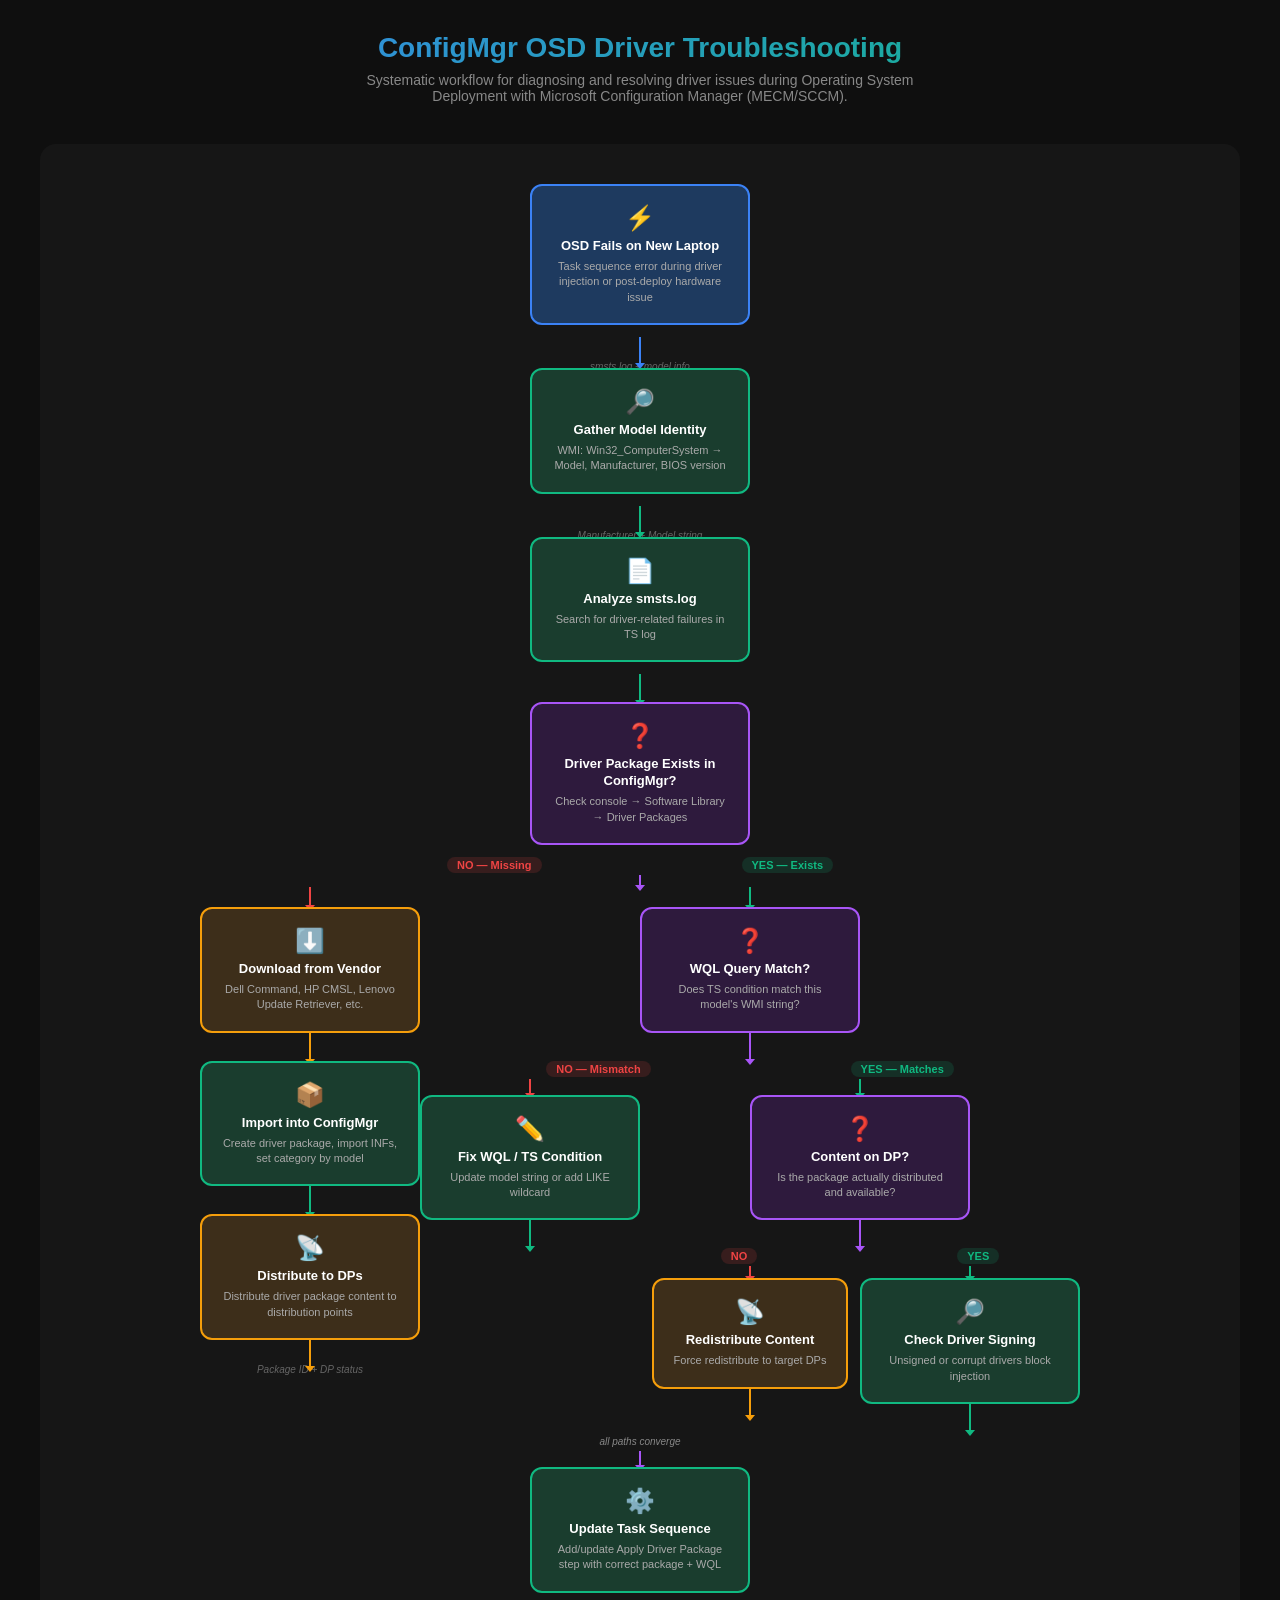
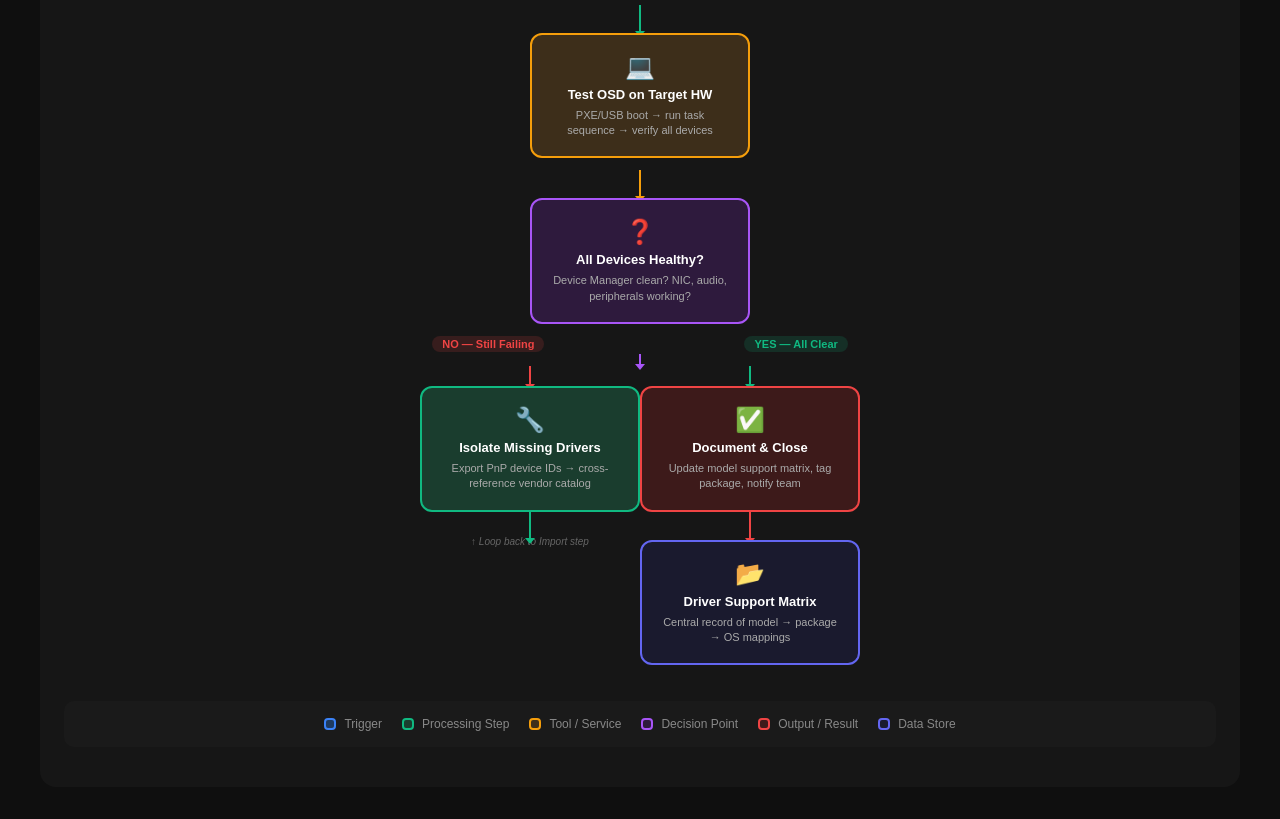
<file: workflows/configmgr-osd-driver-troubleshooting-workflow.html>
<!DOCTYPE html>
<html lang="en">
<head>
<meta charset="UTF-8">
<meta name="viewport" content="width=device-width, initial-scale=1.0">
<title>ConfigMgr OSD Driver Troubleshooting Workflow</title>
<style>
* { margin: 0; padding: 0; box-sizing: border-box; }
body { background: #0f0f0f; font-family: -apple-system, BlinkMacSystemFont, 'Segoe UI', Roboto, sans-serif; color: #ffffff; min-height: 100vh; padding: 32px; }
.header { text-align: center; margin-bottom: 40px; }
.header h1 { font-size: 28px; font-weight: 700; margin-bottom: 8px; background: linear-gradient(135deg, #3B82F6, #10B981); -webkit-background-clip: text; -webkit-text-fill-color: transparent; }
.header p { color: #888888; font-size: 14px; max-width: 620px; margin: 0 auto; }
.diagram-container { background: #161616; border-radius: 16px; padding: 40px 24px; max-width: 1200px; margin: 0 auto; position: relative; overflow-x: auto; }
svg.connections { position: absolute; top: 0; left: 0; width: 100%; height: 100%; pointer-events: none; z-index: 1; }
svg.connections line, svg.connections path { stroke-width: 2; }
svg.connections marker path { fill: #555; }
.flow { display: flex; flex-direction: column; align-items: center; gap: 0; position: relative; z-index: 2; }
.row { display: flex; justify-content: center; align-items: flex-start; gap: 32px; margin-bottom: 12px; position: relative; }
.connector-vertical { width: 2px; height: 28px; background: #444; margin: 0 auto; position: relative; }
.connector-vertical::after { content: ''; position: absolute; bottom: -4px; left: 50%; transform: translateX(-50%); border-left: 5px solid transparent; border-right: 5px solid transparent; border-top: 6px solid #555; }
.connector-vertical.blue { background: #3B82F6; }
.connector-vertical.blue::after { border-top-color: #3B82F6; }
.connector-vertical.green { background: #10B981; }
.connector-vertical.green::after { border-top-color: #10B981; }
.connector-vertical.purple { background: #A855F7; }
.connector-vertical.purple::after { border-top-color: #A855F7; }
.connector-vertical.amber { background: #F59E0B; }
.connector-vertical.amber::after { border-top-color: #F59E0B; }
.connector-vertical.red { background: #EF4444; }
.connector-vertical.red::after { border-top-color: #EF4444; }
.connector-vertical.indigo { background: #6366F1; }
.connector-vertical.indigo::after { border-top-color: #6366F1; }
.branch-container { display: flex; flex-direction: column; align-items: center; }
.branch-row { display: flex; justify-content: center; gap: 80px; position: relative; }
.branch-row::before { content: ''; position: absolute; top: 0; left: 25%; right: 25%; height: 2px; background: #A855F7; }
.branch-label { font-size: 11px; font-weight: 600; color: #A855F7; text-transform: uppercase; letter-spacing: 1px; margin-bottom: 4px; text-align: center; }
.node { background: #1a1a2e; border: 2px solid #444; border-radius: 12px; padding: 18px 20px; min-width: 180px; max-width: 220px; text-align: center; cursor: pointer; transition: all 0.3s ease; position: relative; }
.node:hover { transform: scale(1.05); }
.node.trigger { background: #1e3a5f; border-color: #3B82F6; }
.node.trigger:hover { box-shadow: 0 0 20px rgba(59,130,246,0.4); }
.node.process { background: #1a3d2e; border-color: #10B981; }
.node.process:hover { box-shadow: 0 0 20px rgba(16,185,129,0.4); }
.node.tool { background: #3d2e1a; border-color: #F59E0B; }
.node.tool:hover { box-shadow: 0 0 20px rgba(245,158,11,0.4); }
.node.output { background: #3d1a1a; border-color: #EF4444; }
.node.output:hover { box-shadow: 0 0 20px rgba(239,68,68,0.4); }
.node.decision { background: #2e1a3d; border-color: #A855F7; }
.node.decision:hover { box-shadow: 0 0 20px rgba(168,85,247,0.4); }
.node.datastore { background: #1a1a2e; border-color: #6366F1; }
.node.datastore:hover { box-shadow: 0 0 20px rgba(99,102,241,0.4); }
.node .icon { font-size: 24px; margin-bottom: 6px; }
.node .label { font-size: 13px; font-weight: 700; margin-bottom: 4px; line-height: 1.3; }
.node .subtitle { font-size: 11px; color: #aaa; line-height: 1.4; }
.node.active { z-index: 10; }
.node.dimmed { opacity: 0.25; transform: scale(0.97); }
.data-label { font-size: 10px; color: #666; text-align: center; margin: -4px 0 -4px 0; font-style: italic; }
.split-wrapper { display: flex; flex-direction: column; align-items: center; width: 100%; }
.split-horizontal { display: flex; justify-content: center; gap: 0; width: 100%; position: relative; }
.split-horizontal .branch { display: flex; flex-direction: column; align-items: center; flex: 0 0 auto; min-width: 220px; }
.split-line { position: relative; height: 32px; width: 100%; }
.branch-labels { display: flex; justify-content: center; gap: 200px; margin-bottom: 2px; }
.branch-labels span { font-size: 11px; font-weight: 700; padding: 2px 10px; border-radius: 8px; }
.branch-labels .yes { color: #10B981; background: rgba(16,185,129,0.15); }
.branch-labels .no { color: #EF4444; background: rgba(239,68,68,0.15); }
.merge-label { font-size: 10px; color: #888; text-align: center; margin: 4px 0; font-style: italic; }
.tooltip { display: none; position: absolute; bottom: calc(100% + 10px); left: 50%; transform: translateX(-50%); background: #222; border: 1px solid #444; border-radius: 8px; padding: 10px 14px; font-size: 12px; color: #ccc; width: 240px; text-align: left; z-index: 100; line-height: 1.5; box-shadow: 0 4px 16px rgba(0,0,0,0.5); }
.tooltip::after { content: ''; position: absolute; top: 100%; left: 50%; transform: translateX(-50%); border-left: 6px solid transparent; border-right: 6px solid transparent; border-top: 6px solid #444; }
.node:hover .tooltip { display: block; }
.legend { display: flex; justify-content: center; gap: 20px; flex-wrap: wrap; margin-top: 36px; padding: 16px; background: #1a1a1a; border-radius: 10px; max-width: 1200px; margin-left: auto; margin-right: auto; }
.legend-item { display: flex; align-items: center; gap: 8px; font-size: 12px; color: #888; }
.legend-dot { width: 12px; height: 12px; border-radius: 4px; border: 2px solid; }
.legend-dot.trigger { border-color: #3B82F6; background: #1e3a5f; }
.legend-dot.process { border-color: #10B981; background: #1a3d2e; }
.legend-dot.tool { border-color: #F59E0B; background: #3d2e1a; }
.legend-dot.output { border-color: #EF4444; background: #3d1a1a; }
.legend-dot.datastore { border-color: #6366F1; background: #1a1a2e; }
.legend-dot.decision { border-color: #A855F7; background: #2e1a3d; }
</style>
</head>
<body>

<div class="header">
<h1>ConfigMgr OSD Driver Troubleshooting</h1>
<p>Systematic workflow for diagnosing and resolving driver issues during Operating System Deployment with Microsoft Configuration Manager (MECM/SCCM).</p>
</div>

<div class="diagram-container" id="diagram">
<div class="flow">

<!-- TRIGGER -->
<div class="row">
<div class="node trigger" data-id="1">
<div class="icon">&#9889;</div>
<div class="label">OSD Fails on New Laptop</div>
<div class="subtitle">Task sequence error during driver injection or post-deploy hardware issue</div>
<div class="tooltip">A new hardware model fails during OSD — could be a TS error at Apply Driver Package, missing NIC/storage drivers, or post-deployment device manager errors.</div>
</div>
</div>

<div class="connector-vertical blue"></div>
<div class="data-label">smsts.log + model info</div>

<!-- STEP 1: Gather Info -->
<div class="row">
<div class="node process" data-id="2">
<div class="icon">&#128270;</div>
<div class="label">Gather Model Identity</div>
<div class="subtitle">WMI: Win32_ComputerSystem &rarr; Model, Manufacturer, BIOS version</div>
<div class="tooltip"><b>Key WMI queries:</b><br>wmic csproduct get name, vendor<br>wmic bios get smbiosbiosversion<br>Also check: Win32_BaseBoard for OEM sub-models. Match against WQL in your Apply Driver Package step.</div>
</div>
</div>

<div class="connector-vertical green"></div>
<div class="data-label">Manufacturer + Model string</div>

<!-- STEP 2: Check smsts.log -->
<div class="row">
<div class="node process" data-id="3">
<div class="icon">&#128196;</div>
<div class="label">Analyze smsts.log</div>
<div class="subtitle">Search for driver-related failures in TS log</div>
<div class="tooltip"><b>Key search terms:</b><br>- "Failed to find driver"<br>- "No driver package"<br>- "DISM returned error"<br>- "OSDApplyDrivers"<br>- WQL match failures<br>Log location: X:\Windows\Temp\SMSTSLog or C:\_SMSTaskSequence\Logs</div>
</div>
</div>

<div class="connector-vertical green"></div>

<!-- DECISION 1: Driver Package Exists? -->
<div class="row">
<div class="node decision" data-id="4">
<div class="icon">&#10067;</div>
<div class="label">Driver Package Exists in ConfigMgr?</div>
<div class="subtitle">Check console &rarr; Software Library &rarr; Driver Packages</div>
<div class="tooltip">In the ConfigMgr console, navigate to Software Library &rarr; Operating Systems &rarr; Driver Packages. Search for the manufacturer + model. Also verify the WQL query in the TS step matches the model string exactly.</div>
</div>
</div>

<!-- BRANCH -->
<div class="split-wrapper">
<div class="branch-labels">
<span class="no">NO &mdash; Missing</span>
<span class="yes">YES &mdash; Exists</span>
</div>
<div class="connector-vertical purple" style="height:12px;"></div>
<div class="split-horizontal">

<!-- LEFT BRANCH: Package Missing -->
<div class="branch">
<div class="connector-vertical red" style="height:20px;"></div>
<div class="node tool" data-id="5">
<div class="icon">&#11015;&#65039;</div>
<div class="label">Download from Vendor</div>
<div class="subtitle">Dell Command, HP CMSL, Lenovo Update Retriever, etc.</div>
<div class="tooltip"><b>Vendor tools:</b><br>- Dell: Dell Command | Deploy driver CAB<br>- HP: HP Client Management Script Library (CMSL) or HP Image Assistant<br>- Lenovo: Lenovo Update Retriever or System Update<br>- Microsoft Surface: MSI driver packs from MS download center<br>Download the SCCM/WinPE driver pack for the specific model + OS version.</div>
</div>
<div class="connector-vertical amber"></div>
<div class="node process" data-id="6">
<div class="icon">&#128230;</div>
<div class="label">Import into ConfigMgr</div>
<div class="subtitle">Create driver package, import INFs, set category by model</div>
<div class="tooltip"><b>Steps:</b><br>1. Extract driver CAB to a network share<br>2. Create new Driver Package (named: Manufacturer-Model-OS)<br>3. Import Driver &rarr; point to extracted folder<br>4. Assign category matching model name<br>5. Add to appropriate driver package<br>6. Optionally: use Modern Driver Management or Driver Automation Tool</div>
</div>
<div class="connector-vertical green"></div>
<div class="node tool" data-id="7">
<div class="icon">&#128225;</div>
<div class="label">Distribute to DPs</div>
<div class="subtitle">Distribute driver package content to distribution points</div>
<div class="tooltip">Right-click the driver package &rarr; Distribute Content &rarr; select target DP group. Monitor distribution status in Monitoring &rarr; Distribution Status &rarr; Content Status. Wait for all DPs to show success before testing.</div>
</div>
<div class="connector-vertical amber"></div>
<div class="data-label">Package ID + DP status</div>
</div>

<!-- RIGHT BRANCH: Package Exists -->
<div class="branch">
<div class="connector-vertical green" style="height:20px;"></div>
<div class="node decision" data-id="8">
<div class="icon">&#10067;</div>
<div class="label">WQL Query Match?</div>
<div class="subtitle">Does TS condition match this model's WMI string?</div>
<div class="tooltip"><b>Common issue:</b> The Apply Driver Package step has a WQL query like:<br><code>SELECT * FROM Win32_ComputerSystem WHERE Model LIKE "%Latitude 5550%"</code><br>If the new model returns a slightly different string (e.g., "Latitude 5550 2-in-1"), the query won't match. Verify with: wmic csproduct get name</div>
</div>
<div class="connector-vertical purple"></div>
<div class="branch-labels">
<span class="no">NO &mdash; Mismatch</span>
<span class="yes">YES &mdash; Matches</span>
</div>
<div class="split-horizontal">

<!-- Sub-Left: Fix WQL -->
<div class="branch">
<div class="connector-vertical red" style="height:16px;"></div>
<div class="node process" data-id="9">
<div class="icon">&#9999;&#65039;</div>
<div class="label">Fix WQL / TS Condition</div>
<div class="subtitle">Update model string or add LIKE wildcard</div>
<div class="tooltip">Edit the Apply Driver Package step's WQL condition to match the exact model string from WMI. Use LIKE with % wildcards for flexibility. For Modern Driver Management, update the model mapping table.</div>
</div>
<div class="connector-vertical green"></div>
</div>

<!-- Sub-Right: Check Content -->
<div class="branch">
<div class="connector-vertical green" style="height:16px;"></div>
<div class="node decision" data-id="10">
<div class="icon">&#10067;</div>
<div class="label">Content on DP?</div>
<div class="subtitle">Is the package actually distributed and available?</div>
<div class="tooltip">Check: Monitoring &rarr; Distribution Status &rarr; Content Status. Look for the package ID. Also verify the DP is in the correct boundary group for the site deploying to. Check distmgr.log for distribution errors.</div>
</div>
<div class="connector-vertical purple"></div>
<div class="branch-labels">
<span class="no">NO</span>
<span class="yes">YES</span>
</div>
<div class="split-horizontal">
<div class="branch">
<div class="connector-vertical red" style="height:12px;"></div>
<div class="node tool" data-id="11">
<div class="icon">&#128225;</div>
<div class="label">Redistribute Content</div>
<div class="subtitle">Force redistribute to target DPs</div>
<div class="tooltip">Right-click driver package &rarr; Redistribute. If that fails, check DP disk space, BITS status, and distmgr.log on the site server for content library errors.</div>
</div>
<div class="connector-vertical amber"></div>
</div>
<div class="branch">
<div class="connector-vertical green" style="height:12px;"></div>
<div class="node process" data-id="12">
<div class="icon">&#128270;</div>
<div class="label">Check Driver Signing</div>
<div class="subtitle">Unsigned or corrupt drivers block injection</div>
<div class="tooltip">DISM will reject unsigned drivers. Check setupapi.dev.log for signing errors. Also check if Secure Boot is enabled and requires WHQL-signed drivers. Try: dism /image:C:\ /get-drivers to verify injected drivers.</div>
</div>
<div class="connector-vertical green"></div>
</div>
</div>
</div>
</div>
</div>
</div>

<!-- MERGE POINT -->
<div class="merge-label">all paths converge</div>
<div class="connector-vertical purple" style="height:16px;"></div>

<!-- STEP: Update TS -->
<div class="row">
<div class="node process" data-id="13">
<div class="icon">&#9881;&#65039;</div>
<div class="label">Update Task Sequence</div>
<div class="subtitle">Add/update Apply Driver Package step with correct package + WQL</div>
<div class="tooltip"><b>TS configuration:</b><br>1. Add new Apply Driver Package step (or edit existing)<br>2. Set WQL condition: SELECT * FROM Win32_ComputerSystem WHERE Model LIKE "%ModelName%"<br>3. Point to the correct driver package<br>4. Enable "Install driver package by running DISM with recurse option" if using flat driver source<br>5. For Modern Driver Mgmt: update web service or XML with new model entry</div>
</div>
</div>

<div class="connector-vertical green"></div>

<!-- STEP: Test Deploy -->
<div class="row">
<div class="node tool" data-id="14">
<div class="icon">&#128187;</div>
<div class="label">Test OSD on Target HW</div>
<div class="subtitle">PXE/USB boot &rarr; run task sequence &rarr; verify all devices</div>
<div class="tooltip">Boot the target laptop via PXE or USB media. Run the full TS. After deployment, check Device Manager for any warning/error devices. Also verify: NIC, audio, touchpad, Bluetooth, TPM, fingerprint reader, and docking station drivers.</div>
</div>
</div>

<div class="connector-vertical amber"></div>

<!-- DECISION: Success? -->
<div class="row">
<div class="node decision" data-id="15">
<div class="icon">&#10067;</div>
<div class="label">All Devices Healthy?</div>
<div class="subtitle">Device Manager clean? NIC, audio, peripherals working?</div>
<div class="tooltip">Check Device Manager for any yellow/red icons. Test: network connectivity, audio playback, touchpad gestures, USB ports, docking station, external monitors. Also run: pnputil /enum-devices /problem to find hidden issues.</div>
</div>
</div>

<div class="split-wrapper">
<div class="branch-labels">
<span class="no">NO &mdash; Still Failing</span>
<span class="yes">YES &mdash; All Clear</span>
</div>
<div class="connector-vertical purple" style="height:12px;"></div>
<div class="split-horizontal">

<!-- LEFT: Still failing -->
<div class="branch">
<div class="connector-vertical red" style="height:20px;"></div>
<div class="node process" data-id="16">
<div class="icon">&#128295;</div>
<div class="label">Isolate Missing Drivers</div>
<div class="subtitle">Export PnP device IDs &rarr; cross-reference vendor catalog</div>
<div class="tooltip"><b>Investigation steps:</b><br>1. pnputil /enum-devices /problem<br>2. Export Hardware IDs from Device Manager<br>3. Search vendor driver catalog by Hardware ID<br>4. Check Windows Update catalog for inbox driver updates<br>5. Download individual drivers and inject into package<br>6. Consider: BIOS/UEFI update may expose new device IDs</div>
</div>
<div class="connector-vertical green"></div>
<div class="data-label">&uarr; Loop back to Import step</div>
</div>

<!-- RIGHT: Success -->
<div class="branch">
<div class="connector-vertical green" style="height:20px;"></div>
<div class="node output" data-id="17">
<div class="icon">&#9989;</div>
<div class="label">Document & Close</div>
<div class="subtitle">Update model support matrix, tag package, notify team</div>
<div class="tooltip"><b>Wrap-up tasks:</b><br>1. Update your driver support matrix / spreadsheet<br>2. Add model to supported hardware list<br>3. Tag the driver package with OS version + date<br>4. Notify the deployment team the model is cleared<br>5. If using Modern Driver Mgmt: update the admin service or XML<br>6. Consider adding to your driver automation pipeline</div>
</div>
<div class="connector-vertical red"></div>

<div class="node datastore" data-id="18">
<div class="icon">&#128194;</div>
<div class="label">Driver Support Matrix</div>
<div class="subtitle">Central record of model &rarr; package &rarr; OS mappings</div>
<div class="tooltip">Maintain a spreadsheet or SharePoint list tracking: Manufacturer, Model, OS Version, Driver Package ID, Date Last Updated, WQL String, and Notes. This is your single source of truth for supported hardware models.</div>
</div>
</div>

</div>
</div>

</div>
</div>

<!-- LEGEND -->
<div class="legend">
<div class="legend-item"><div class="legend-dot trigger"></div>Trigger</div>
<div class="legend-item"><div class="legend-dot process"></div>Processing Step</div>
<div class="legend-item"><div class="legend-dot tool"></div>Tool / Service</div>
<div class="legend-item"><div class="legend-dot decision"></div>Decision Point</div>
<div class="legend-item"><div class="legend-dot output"></div>Output / Result</div>
<div class="legend-item"><div class="legend-dot datastore"></div>Data Store</div>
</div>

<script>
document.addEventListener('DOMContentLoaded', () => {
  const nodes = document.querySelectorAll('.node');
  const diagram = document.getElementById('diagram');

  nodes.forEach(node => {
    node.addEventListener('click', (e) => {
      e.stopPropagation();
      const isActive = node.classList.contains('active');
      nodes.forEach(n => { n.classList.remove('active', 'dimmed'); });
      if (!isActive) {
        node.classList.add('active');
        nodes.forEach(n => { if (n !== node) n.classList.add('dimmed'); });
        const parent = node.closest('.branch') || node.closest('.row');
        if (parent) {
          const siblings = parent.querySelectorAll('.node');
          siblings.forEach(s => s.classList.remove('dimmed'));
        }
      }
    });
  });

  diagram.addEventListener('click', (e) => {
    if (!e.target.closest('.node')) {
      nodes.forEach(n => { n.classList.remove('active', 'dimmed'); });
    }
  });
});
</script>

</body>
</html>
</file>
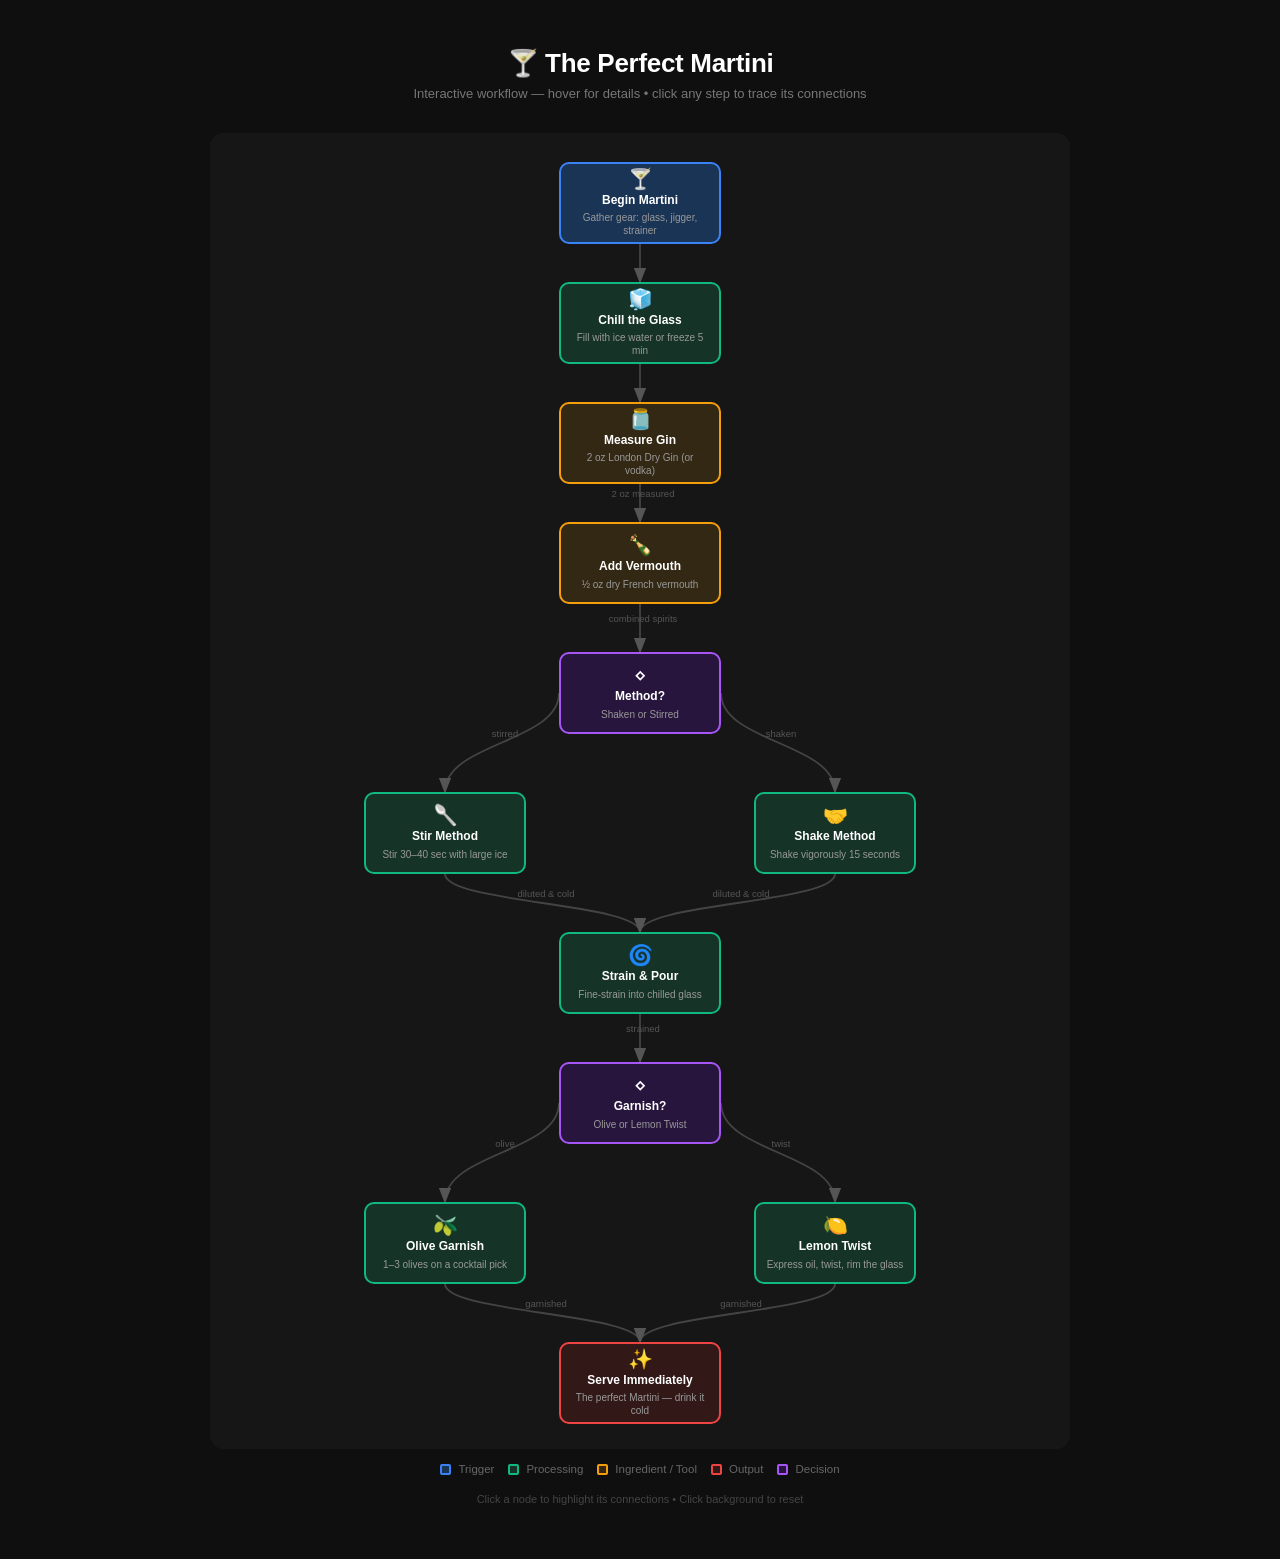
<file: workflows/perfect-martini-workflow.html>
<!doctype html>
<html lang="en">
  <head>
    <meta charset="UTF-8" />
    <meta name="viewport" content="width=device-width, initial-scale=1.0" />
    <title>The Perfect Martini — Workflow</title>
    <style>
      *,
      *::before,
      *::after {
        box-sizing: border-box;
        margin: 0;
        padding: 0;
      }
      body {
        background: #0f0f0f;
        font-family:
          -apple-system, BlinkMacSystemFont, "Segoe UI", Helvetica, Arial,
          sans-serif;
        color: #fff;
        padding: 20px 0 40px;
      }
      header {
        text-align: center;
        padding: 28px 20px 18px;
        max-width: 900px;
        margin: 0 auto;
      }
      header h1 {
        font-size: 26px;
        font-weight: 700;
        letter-spacing: -0.3px;
      }
      header p {
        color: #777;
        font-size: 13px;
        margin-top: 7px;
      }

      #outer {
        width: 860px;
        margin: 14px auto;
      }

      #diagram-wrapper {
        position: relative;
        width: 860px;
        background: #161616;
        border-radius: 14px;
        overflow: hidden;
      }

      #svg-layer {
        position: absolute;
        top: 0;
        left: 0;
        pointer-events: none;
        z-index: 1;
      }

      #node-layer {
        position: relative;
        z-index: 2;
      }

      .node {
        position: absolute;
        border-radius: 10px;
        border: 2px solid;
        padding: 10px 10px;
        height: 82px;
        display: flex;
        flex-direction: column;
        align-items: center;
        justify-content: center;
        text-align: center;
        cursor: pointer;
        transition:
          transform 0.15s,
          box-shadow 0.15s,
          opacity 0.2s;
        user-select: none;
        overflow: hidden;
      }
      .node:hover {
        transform: scale(1.06);
      }
      .node.dim {
        opacity: 0.15;
      }
      .node.lit {
        box-shadow:
          0 0 0 3px var(--glow),
          0 0 22px var(--glow);
      }

      .node .ni {
        font-size: 20px;
        line-height: 1;
        margin-bottom: 4px;
      }
      .node .nl {
        font-size: 12px;
        font-weight: 700;
        line-height: 1.3;
        color: #fff;
      }
      .node .ns {
        font-size: 10px;
        color: #999;
        margin-top: 3px;
        line-height: 1.3;
      }

      .trigger {
        background: #1a3455;
        border-color: #3b82f6;
        --glow: rgba(59, 130, 246, 0.5);
      }
      .processing {
        background: #163328;
        border-color: #10b981;
        --glow: rgba(16, 185, 129, 0.5);
      }
      .tool {
        background: #332813;
        border-color: #f59e0b;
        --glow: rgba(245, 158, 11, 0.5);
      }
      .output {
        background: #331818;
        border-color: #ef4444;
        --glow: rgba(239, 68, 68, 0.5);
      }
      .decision {
        background: #27153d;
        border-color: #a855f7;
        --glow: rgba(168, 85, 247, 0.5);
      }

      #tooltip {
        position: fixed;
        background: #1c1c1c;
        border: 1px solid #2e2e2e;
        border-radius: 8px;
        padding: 9px 12px;
        font-size: 11.5px;
        color: #bbb;
        max-width: 220px;
        line-height: 1.55;
        pointer-events: none;
        z-index: 9999;
        display: none;
        box-shadow: 0 4px 24px rgba(0, 0, 0, 0.7);
      }

      .legend {
        display: flex;
        flex-wrap: wrap;
        gap: 14px;
        justify-content: center;
        padding: 14px 0;
      }
      .li {
        display: flex;
        align-items: center;
        gap: 7px;
        font-size: 11.5px;
        color: #666;
      }
      .ld {
        width: 11px;
        height: 11px;
        border-radius: 2px;
        border: 2px solid;
        flex-shrink: 0;
      }
      .hint {
        text-align: center;
        font-size: 11px;
        color: #444;
        margin-top: 4px;
      }

      @media (max-width: 900px) {
        #outer {
          width: 100%;
          overflow-x: auto;
          padding: 0 10px;
        }
      }
    </style>
  </head>
  <body>
    <header>
      <h1>🍸 The Perfect Martini</h1>
      <p>
        Interactive workflow — hover for details &bull; click any step to trace
        its connections
      </p>
    </header>

    <div id="outer">
      <div id="diagram-wrapper">
        <svg id="svg-layer"></svg>
        <div id="node-layer"></div>
      </div>
      <div class="legend">
        <div class="li">
          <div
            class="ld"
            style="border-color: #3b82f6; background: #1a3455"
          ></div>
          Trigger
        </div>
        <div class="li">
          <div
            class="ld"
            style="border-color: #10b981; background: #163328"
          ></div>
          Processing
        </div>
        <div class="li">
          <div
            class="ld"
            style="border-color: #f59e0b; background: #332813"
          ></div>
          Ingredient / Tool
        </div>
        <div class="li">
          <div
            class="ld"
            style="border-color: #ef4444; background: #331818"
          ></div>
          Output
        </div>
        <div class="li">
          <div
            class="ld"
            style="border-color: #a855f7; background: #27153d"
          ></div>
          Decision
        </div>
      </div>
      <p class="hint">
        Click a node to highlight its connections &bull; Click background to
        reset
      </p>
    </div>

    <div id="tooltip"></div>

    <script>
      (function () {
        var W = 860;
        var CX = W / 2; // 430
        var NW = 162;
        var NH = 82;
        var ns = "http://www.w3.org/2000/svg";

        var NODES = [
          {
            id: "start",
            type: "trigger",
            icon: "🍸",
            label: "Begin Martini",
            sub: "Gather gear: glass, jigger, strainer",
            tip: "Start your setup. You need: a martini glass, a mixing glass or shaker, a jigger, a bar spoon, and a fine-mesh strainer.",
          },
          {
            id: "chill",
            type: "processing",
            icon: "🧊",
            label: "Chill the Glass",
            sub: "Fill with ice water or freeze 5 min",
            tip: "A cold glass is non-negotiable. Fill your martini glass with ice and cold water while you prepare. Discard before pouring.",
          },
          {
            id: "gin",
            type: "tool",
            icon: "🫙",
            label: "Measure Gin",
            sub: "2 oz London Dry Gin (or vodka)",
            tip: "London Dry is classic — Tanqueray, Beefeater, or Hendrick's. Measure exactly 2 oz (60 ml) with a jigger. Quality matters here.",
          },
          {
            id: "vermouth",
            type: "tool",
            icon: "🍾",
            label: "Add Vermouth",
            sub: "½ oz dry French vermouth",
            tip: "Noilly Prat or Dolin Dry. Classic ratio: 4:1 gin to vermouth. For extra-dry: swirl vermouth in the glass and discard it.",
          },
          {
            id: "method",
            type: "decision",
            icon: "⋄",
            label: "Method?",
            sub: "Shaken or Stirred",
            tip: "The eternal debate. Stirred = silky clarity, less dilution. Shaken = colder, slightly cloudier. Purists insist: stir it.",
          },
          {
            id: "stir",
            type: "processing",
            icon: "🥄",
            label: "Stir Method",
            sub: "Stir 30–40 sec with large ice",
            tip: "Place large ice cubes in a mixing glass. Add gin and vermouth. Stir gently in long circular motions for 30–40 seconds.",
          },
          {
            id: "shake",
            type: "processing",
            icon: "🤝",
            label: "Shake Method",
            sub: "Shake vigorously 15 seconds",
            tip: "Fill cocktail shaker with ice. Add gin and vermouth. Shake hard for 15 sec. Creates a colder, more diluted, frothy result.",
          },
          {
            id: "strain",
            type: "processing",
            icon: "🌀",
            label: "Strain & Pour",
            sub: "Fine-strain into chilled glass",
            tip: "Discard the ice water from your glass. Strain through a fine-mesh strainer to remove ice chips. Pour with precision and care.",
          },
          {
            id: "garnish",
            type: "decision",
            icon: "⋄",
            label: "Garnish?",
            sub: "Olive or Lemon Twist",
            tip: "The garnish reframes the drink. Olive adds savory brine depth. Lemon twist brings bright citrus aroma. Both are correct.",
          },
          {
            id: "olive",
            type: "processing",
            icon: "🫒",
            label: "Olive Garnish",
            sub: "1–3 olives on a cocktail pick",
            tip: "Use quality green pitted olives. For a Dirty Martini add ½ oz brine before mixing. Spear 1–3 olives on a cocktail pick.",
          },
          {
            id: "lemon",
            type: "processing",
            icon: "🍋",
            label: "Lemon Twist",
            sub: "Express oil, twist, rim the glass",
            tip: "Cut a wide strip of lemon peel. Hold over the glass, squeeze firmly to spray citrus oils onto the surface. Twist, rim, drop.",
          },
          {
            id: "serve",
            type: "output",
            icon: "✨",
            label: "Serve Immediately",
            sub: "The perfect Martini — drink it cold",
            tip: "A Martini waits for no one. Serve the moment it is poured. The optimal drinking window is brief. Raise the glass. Sip. Exhale.",
          },
        ];

        var EDGES = [
          { from: "start", to: "chill", label: "" },
          { from: "chill", to: "gin", label: "" },
          { from: "gin", to: "vermouth", label: "2 oz measured" },
          { from: "vermouth", to: "method", label: "combined spirits" },
          { from: "method", to: "stir", label: "stirred" },
          { from: "method", to: "shake", label: "shaken" },
          { from: "stir", to: "strain", label: "diluted & cold" },
          { from: "shake", to: "strain", label: "diluted & cold" },
          { from: "strain", to: "garnish", label: "strained" },
          { from: "garnish", to: "olive", label: "olive" },
          { from: "garnish", to: "lemon", label: "twist" },
          { from: "olive", to: "serve", label: "garnished" },
          { from: "lemon", to: "serve", label: "garnished" },
        ];

        var POS = {
          start: { x: CX, y: 70 },
          chill: { x: CX, y: 190 },
          gin: { x: CX, y: 310 },
          vermouth: { x: CX, y: 430 },
          method: { x: CX, y: 560 },
          stir: { x: CX - 195, y: 700 },
          shake: { x: CX + 195, y: 700 },
          strain: { x: CX, y: 840 },
          garnish: { x: CX, y: 970 },
          olive: { x: CX - 195, y: 1110 },
          lemon: { x: CX + 195, y: 1110 },
          serve: { x: CX, y: 1250 },
        };

        var CONTAINER_H = 1316;

        var TYPE_COLOR = {
          trigger: "#3B82F6",
          processing: "#10B981",
          tool: "#F59E0B",
          output: "#EF4444",
          decision: "#A855F7",
        };

        // ── DOM setup ──
        var wrapper = document.getElementById("diagram-wrapper");
        var svgEl = document.getElementById("svg-layer");
        var nodeLayer = document.getElementById("node-layer");
        var tipEl = document.getElementById("tooltip");

        wrapper.style.height = CONTAINER_H + "px";
        svgEl.setAttribute("width", W);
        svgEl.setAttribute("height", CONTAINER_H);
        svgEl.setAttribute("viewBox", "0 0 " + W + " " + CONTAINER_H);

        // Arrow markers
        var defs = document.createElementNS(ns, "defs");
        function mkMarker(id, color) {
          var m = document.createElementNS(ns, "marker");
          m.setAttribute("id", id);
          m.setAttribute("markerWidth", "9");
          m.setAttribute("markerHeight", "7");
          m.setAttribute("refX", "8");
          m.setAttribute("refY", "3.5");
          m.setAttribute("orient", "auto");
          var p = document.createElementNS(ns, "polygon");
          p.setAttribute("points", "0 0,9 3.5,0 7");
          p.setAttribute("fill", color);
          m.appendChild(p);
          return m;
        }
        defs.appendChild(mkMarker("ar", "#555"));
        defs.appendChild(mkMarker("ar-hi", "#aaa"));
        svgEl.appendChild(defs);

        // ── Helpers ──
        function bnd(id) {
          var p = POS[id];
          return {
            cx: p.x,
            cy: p.y,
            l: p.x - NW / 2,
            r: p.x + NW / 2,
            t: p.y - NH / 2,
            b: p.y + NH / 2,
          };
        }

        function curvePath(x1, y1, x2, y2) {
          var midY = (y1 + y2) / 2;
          if (Math.abs(x2 - x1) > 20) {
            return (
              "M " +
              x1 +
              " " +
              y1 +
              " C " +
              x1 +
              " " +
              midY +
              ", " +
              x2 +
              " " +
              midY +
              ", " +
              x2 +
              " " +
              y2
            );
          }
          return "M " + x1 + " " + y1 + " L " + x2 + " " + y2;
        }

        // ── Draw edges ──
        EDGES.forEach(function (e) {
          var f = bnd(e.from),
            t = bnd(e.to);
          var x1, y1, x2, y2;

          if (e.from === "method" && e.to === "stir") {
            x1 = f.l;
            y1 = f.cy;
            x2 = t.cx;
            y2 = t.t;
          } else if (e.from === "method" && e.to === "shake") {
            x1 = f.r;
            y1 = f.cy;
            x2 = t.cx;
            y2 = t.t;
          } else if (e.from === "garnish" && e.to === "olive") {
            x1 = f.l;
            y1 = f.cy;
            x2 = t.cx;
            y2 = t.t;
          } else if (e.from === "garnish" && e.to === "lemon") {
            x1 = f.r;
            y1 = f.cy;
            x2 = t.cx;
            y2 = t.t;
          } else {
            x1 = f.cx;
            y1 = f.b;
            x2 = t.cx;
            y2 = t.t;
          }

          var path = document.createElementNS(ns, "path");
          path.setAttribute("d", curvePath(x1, y1, x2, y2));
          path.setAttribute("stroke", "#444");
          path.setAttribute("stroke-width", "1.8");
          path.setAttribute("fill", "none");
          path.setAttribute("marker-end", "url(#ar)");
          path.dataset.from = e.from;
          path.dataset.to = e.to;
          svgEl.appendChild(path);

          if (e.label) {
            var tx = document.createElementNS(ns, "text");
            tx.setAttribute("x", String(Math.round((x1 + x2) / 2 + 3)));
            tx.setAttribute("y", String(Math.round((y1 + y2) / 2 - 6)));
            tx.setAttribute("font-size", "9.5");
            tx.setAttribute("fill", "#555");
            tx.setAttribute("font-family", "sans-serif");
            tx.setAttribute("text-anchor", "middle");
            tx.textContent = e.label;
            tx.dataset.from = e.from;
            tx.dataset.to = e.to;
            svgEl.appendChild(tx);
          }
        });

        // ── Create node divs ──
        var nodeEls = {};

        NODES.forEach(function (n) {
          var p = POS[n.id];
          var div = document.createElement("div");
          div.className = "node " + n.type;
          div.id = "n-" + n.id;
          div.style.cssText =
            "left:" +
            (p.x - NW / 2) +
            "px;top:" +
            (p.y - NH / 2) +
            "px;width:" +
            NW +
            "px;";
          div.innerHTML =
            '<div class="ni">' +
            n.icon +
            '</div><div class="nl">' +
            n.label +
            '</div><div class="ns">' +
            n.sub +
            "</div>";

          div.addEventListener("mouseenter", function (ev) {
            tipEl.style.display = "block";
            tipEl.textContent = n.tip;
            moveTip(ev);
          });
          div.addEventListener("mousemove", moveTip);
          div.addEventListener("mouseleave", function () {
            tipEl.style.display = "none";
          });
          div.addEventListener("click", function (ev) {
            ev.stopPropagation();
            highlight(n.id);
          });

          nodeLayer.appendChild(div);
          nodeEls[n.id] = div;
        });

        function moveTip(ev) {
          tipEl.style.left = ev.clientX + 14 + "px";
          tipEl.style.top = ev.clientY + 14 + "px";
        }

        // ── Interactions ──
        function connectedIds(id) {
          var s = {};
          s[id] = true;
          EDGES.forEach(function (e) {
            if (e.from === id) s[e.to] = true;
            if (e.to === id) s[e.from] = true;
          });
          return s;
        }

        function highlight(id) {
          var conn = connectedIds(id);
          var color =
            TYPE_COLOR[
              NODES.filter(function (n) {
                return n.id === id;
              })[0].type
            ];

          NODES.forEach(function (n) {
            var el = nodeEls[n.id];
            if (conn[n.id]) {
              el.classList.remove("dim");
              el.classList.add("lit");
            } else {
              el.classList.add("dim");
              el.classList.remove("lit");
            }
          });

          svgEl.querySelectorAll("path[data-from]").forEach(function (p) {
            var on = p.dataset.from === id || p.dataset.to === id;
            p.setAttribute("stroke", on ? color : "#282828");
            p.setAttribute("stroke-width", on ? "2.8" : "1.5");
            p.setAttribute("marker-end", on ? "url(#ar-hi)" : "url(#ar)");
          });
          svgEl.querySelectorAll("text[data-from]").forEach(function (t) {
            t.setAttribute(
              "fill",
              t.dataset.from === id || t.dataset.to === id ? "#999" : "#333",
            );
          });
        }

        function reset() {
          NODES.forEach(function (n) {
            nodeEls[n.id].classList.remove("dim", "lit");
          });
          svgEl.querySelectorAll("path[data-from]").forEach(function (p) {
            p.setAttribute("stroke", "#444");
            p.setAttribute("stroke-width", "1.8");
            p.setAttribute("marker-end", "url(#ar)");
          });
          svgEl.querySelectorAll("text[data-from]").forEach(function (t) {
            t.setAttribute("fill", "#555");
          });
        }

        wrapper.addEventListener("click", reset);
      })();
    </script>
  </body>
</html>
</file>
<file: bbs/style.css>
/* =====================================================================
   jdub-sandbox — green phosphor terminal
   Two phases:
   1. Boot: full CRT show — flicker, scanlines, glow, curvature
   2. Terminal: restrained — slight glow, subtle scanlines, no flicker
   ===================================================================== */

:root {
  --bg: #050807;
  --bg-deep: #020403;
  --fg: #6cf38a;             /* primary green phosphor */
  --fg-bright: #b6ffce;      /* highlight */
  --fg-mute: #2f6b3f;        /* dim */
  --fg-dim: #1a3f25;         /* very dim, for chrome */
  --accent: #ffe28a;         /* amber accent for echoed prompts */
  --error: #ff8b6c;
  --link: #8effa6;
  --mono: "Berkeley Mono", "JetBrains Mono", "IBM Plex Mono", "Menlo", ui-monospace, monospace;
  --line: 1.55;
  --col: 84ch;
}

:root[data-theme="amber"] {
  --fg: #ffc266;
  --fg-bright: #ffe6b6;
  --fg-mute: #8a5a1f;
  --fg-dim: #3f2a0e;
  --accent: #ffd58a;
  --link: #ffd28a;
}

* { box-sizing: border-box; }
html, body { margin: 0; padding: 0; }

html {
  background: var(--bg-deep);
  color: var(--fg);
  font-family: var(--mono);
  font-size: 15px;
  line-height: var(--line);
}

body {
  min-height: 100vh;
  background: var(--bg);
  color: var(--fg);
  position: relative;
  overflow-x: hidden;
}

/* ---------- CRT layers (always-on but subtler post-boot) ---------- */

body::before,
body::after {
  content: "";
  position: fixed;
  inset: 0;
  pointer-events: none;
  z-index: 1000;
}

/* scanlines */
body::before {
  background: repeating-linear-gradient(
    to bottom,
    rgba(0, 0, 0, 0) 0,
    rgba(0, 0, 0, 0) 2px,
    rgba(0, 0, 0, 0.18) 3px,
    rgba(0, 0, 0, 0.18) 3px
  );
  opacity: 0.9;
  mix-blend-mode: multiply;
}

/* vignette + tint */
body::after {
  background:
    radial-gradient(ellipse at center, rgba(0, 0, 0, 0) 55%, rgba(0, 0, 0, 0.55) 100%),
    radial-gradient(ellipse at center, rgba(108, 243, 138, 0.04) 0%, rgba(108, 243, 138, 0) 60%);
  opacity: 1;
}

/* During boot, push CRT effects up: flicker, stronger scanlines, slight curvature */
body:not(.post-boot) {
  animation: crt-flicker 5s steps(1, end) infinite;
}
body:not(.post-boot)::before {
  background: repeating-linear-gradient(
    to bottom,
    rgba(0, 0, 0, 0) 0,
    rgba(0, 0, 0, 0) 1px,
    rgba(0, 0, 0, 0.32) 2px,
    rgba(0, 0, 0, 0.32) 3px
  );
}
body:not(.post-boot)::after {
  background:
    radial-gradient(ellipse at center, rgba(0, 0, 0, 0) 50%, rgba(0, 0, 0, 0.7) 100%),
    radial-gradient(ellipse at center, rgba(108, 243, 138, 0.08) 0%, rgba(108, 243, 138, 0) 55%);
}

@keyframes crt-flicker {
  0%, 96%, 100% { opacity: 1; }
  97% { opacity: 0.86; }
  97.5% { opacity: 0.95; }
  98% { opacity: 0.78; }
  98.5% { opacity: 1; }
}

/* a slow horizontal "rolling bar" during boot only */
body:not(.post-boot) .crt-bar {
  position: fixed;
  inset-inline: 0;
  height: 30vh;
  pointer-events: none;
  z-index: 999;
  background: linear-gradient(
    to bottom,
    transparent 0%,
    rgba(108, 243, 138, 0.04) 40%,
    rgba(108, 243, 138, 0.07) 50%,
    rgba(108, 243, 138, 0.04) 60%,
    transparent 100%
  );
  animation: crt-roll 7s linear infinite;
}
body.post-boot .crt-bar { display: none; }

@keyframes crt-roll {
  from { transform: translateY(-40vh); }
  to   { transform: translateY(140vh); }
}

/* ---------- Boot stage ---------- */

#boot-stage {
  min-height: 100vh;
  padding: 6vh 6vw 12vh;
  white-space: pre-wrap;
  word-break: break-word;
  text-shadow:
    0 0 1px var(--fg),
    0 0 6px rgba(108, 243, 138, 0.55),
    0 0 18px rgba(108, 243, 138, 0.25);
  transition: opacity 0.7s ease, filter 0.7s ease;
}
:root[data-theme="amber"] #boot-stage {
  text-shadow:
    0 0 1px var(--fg),
    0 0 6px rgba(255, 194, 102, 0.55),
    0 0 18px rgba(255, 194, 102, 0.25);
}

#boot-stage.boot-fading {
  opacity: 0;
  filter: blur(2px);
}

#boot-stream {
  display: flex;
  flex-direction: column;
  gap: 0;
}

.boot-line {
  white-space: pre-wrap;
  min-height: 1.55em;
}
.boot-mute { color: var(--fg-mute); }
.boot-ok { color: var(--fg); }
.boot-static {
  color: var(--fg-dim);
  letter-spacing: 0.04em;
  display: block;
  word-break: break-all;
}
.boot-banner {
  color: var(--fg-bright);
  text-shadow:
    0 0 2px var(--fg-bright),
    0 0 12px rgba(108, 243, 138, 0.7),
    0 0 30px rgba(108, 243, 138, 0.4);
  letter-spacing: 0.02em;
  font-size: clamp(7px, 1.05vw, 13px);
  line-height: 1.05;
  white-space: pre;
  display: block;
}

#boot-skip {
  margin-top: 2em;
  color: var(--fg-mute);
  opacity: 0;
  transition: opacity 0.4s ease;
}
#boot-skip .blink {
  animation: blink 1.1s steps(2, end) infinite;
}
@keyframes blink {
  50% { opacity: 0; }
}

/* ---------- Terminal (post-boot) ---------- */

#term {
  display: none;
  max-width: var(--col);
  margin: 0 auto;
  padding: 4vh 4vw 30vh;
}
body.post-boot #term { display: block; }
body.post-boot #boot-stage { display: none; }

.term-head {
  color: var(--fg-mute);
  border-bottom: 1px dashed var(--fg-dim);
  padding-bottom: 0.6em;
  margin-bottom: 1em;
  display: flex;
  justify-content: space-between;
  gap: 2ch;
  flex-wrap: wrap;
  font-size: 0.92em;
}
.term-head .head-host { color: var(--fg); }
.term-head .head-cwd { color: var(--fg-mute); }

#term-out .term-line {
  white-space: pre-wrap;
  word-break: break-word;
}
.term-line { padding: 0.05em 0; }

pre.term-line {
  margin: 0.4em 0;
  font-family: var(--mono);
  font-size: 1em;
  line-height: var(--line);
  color: var(--fg);
}

.term-block {
  color: var(--fg);
}
.term-file {
  color: var(--fg-bright);
}
.term-mute { color: var(--fg-mute); }
.term-err  { color: var(--error); }
.term-ok   { color: var(--fg-bright); }

.term-echo .echo-cmd { color: var(--fg-bright); }
.prompt-user   { color: var(--fg-bright); font-weight: 600; }
.prompt-colon  { color: var(--fg-mute); }
.prompt-cwd    { color: var(--accent); }
.prompt-dollar { color: var(--fg); margin-right: 0.5ch; }

.ls-dir  { color: var(--fg-bright); font-weight: 600; }
.ls-file { color: var(--fg); }

.term-ls-grid {
  display: grid;
  grid-template-columns: repeat(auto-fill, minmax(20ch, 1fr));
  gap: 0.1em 2ch;
  padding: 0.3em 0;
}

.grep-hit {
  background: rgba(108, 243, 138, 0.18);
  color: var(--fg-bright);
  padding: 0 1px;
}
:root[data-theme="amber"] .grep-hit {
  background: rgba(255, 194, 102, 0.22);
}
.grep-file { color: var(--accent); }

.term-matrix {
  color: var(--fg-bright);
  letter-spacing: 0.05em;
  line-height: 1.1;
  text-shadow: 0 0 6px rgba(108, 243, 138, 0.6);
}

.term-fetch {
  color: var(--fg);
}

/* ---------- Active prompt line ---------- */

#term-prompt-line {
  display: flex;
  align-items: baseline;
  gap: 0.5ch;
  margin-top: 0.4em;
}

#term-prompt {
  white-space: nowrap;
  flex: 0 0 auto;
}

#term-input {
  flex: 1 1 auto;
  background: transparent;
  border: 0;
  outline: 0;
  color: var(--fg-bright);
  font: inherit;
  font-size: 1em;
  caret-color: transparent; /* we draw our own block cursor */
  padding: 0;
  width: 100%;
  caret-shape: block;
}

/* fake block cursor that follows the input */
#term-cursor {
  display: inline-block;
  width: 1ch;
  height: 1.1em;
  background: var(--fg);
  margin-left: -1ch;
  animation: blink 1.1s steps(2, end) infinite;
  position: relative;
  top: 0.15em;
  box-shadow: 0 0 6px rgba(108, 243, 138, 0.55);
}
:root[data-theme="amber"] #term-cursor {
  box-shadow: 0 0 6px rgba(255, 194, 102, 0.55);
}

/* Restrained terminal glow — subtle, not distracting */
body.post-boot {
  text-shadow: 0 0 1px rgba(108, 243, 138, 0.35);
}
:root[data-theme="amber"] body.post-boot {
  text-shadow: 0 0 1px rgba(255, 194, 102, 0.35);
}

/* selection */
::selection {
  background: var(--fg);
  color: var(--bg);
}

/* responsive type */
@media (max-width: 720px) {
  html { font-size: 13.5px; }
  #boot-stage { padding: 4vh 4vw 8vh; }
  #term { padding: 3vh 4vw 30vh; }
}

/* honor reduced motion */
@media (prefers-reduced-motion: reduce) {
  body:not(.post-boot) { animation: none; }
  body:not(.post-boot) .crt-bar { display: none; }
  #term-cursor, #boot-skip .blink { animation: none; }
}
</file>
